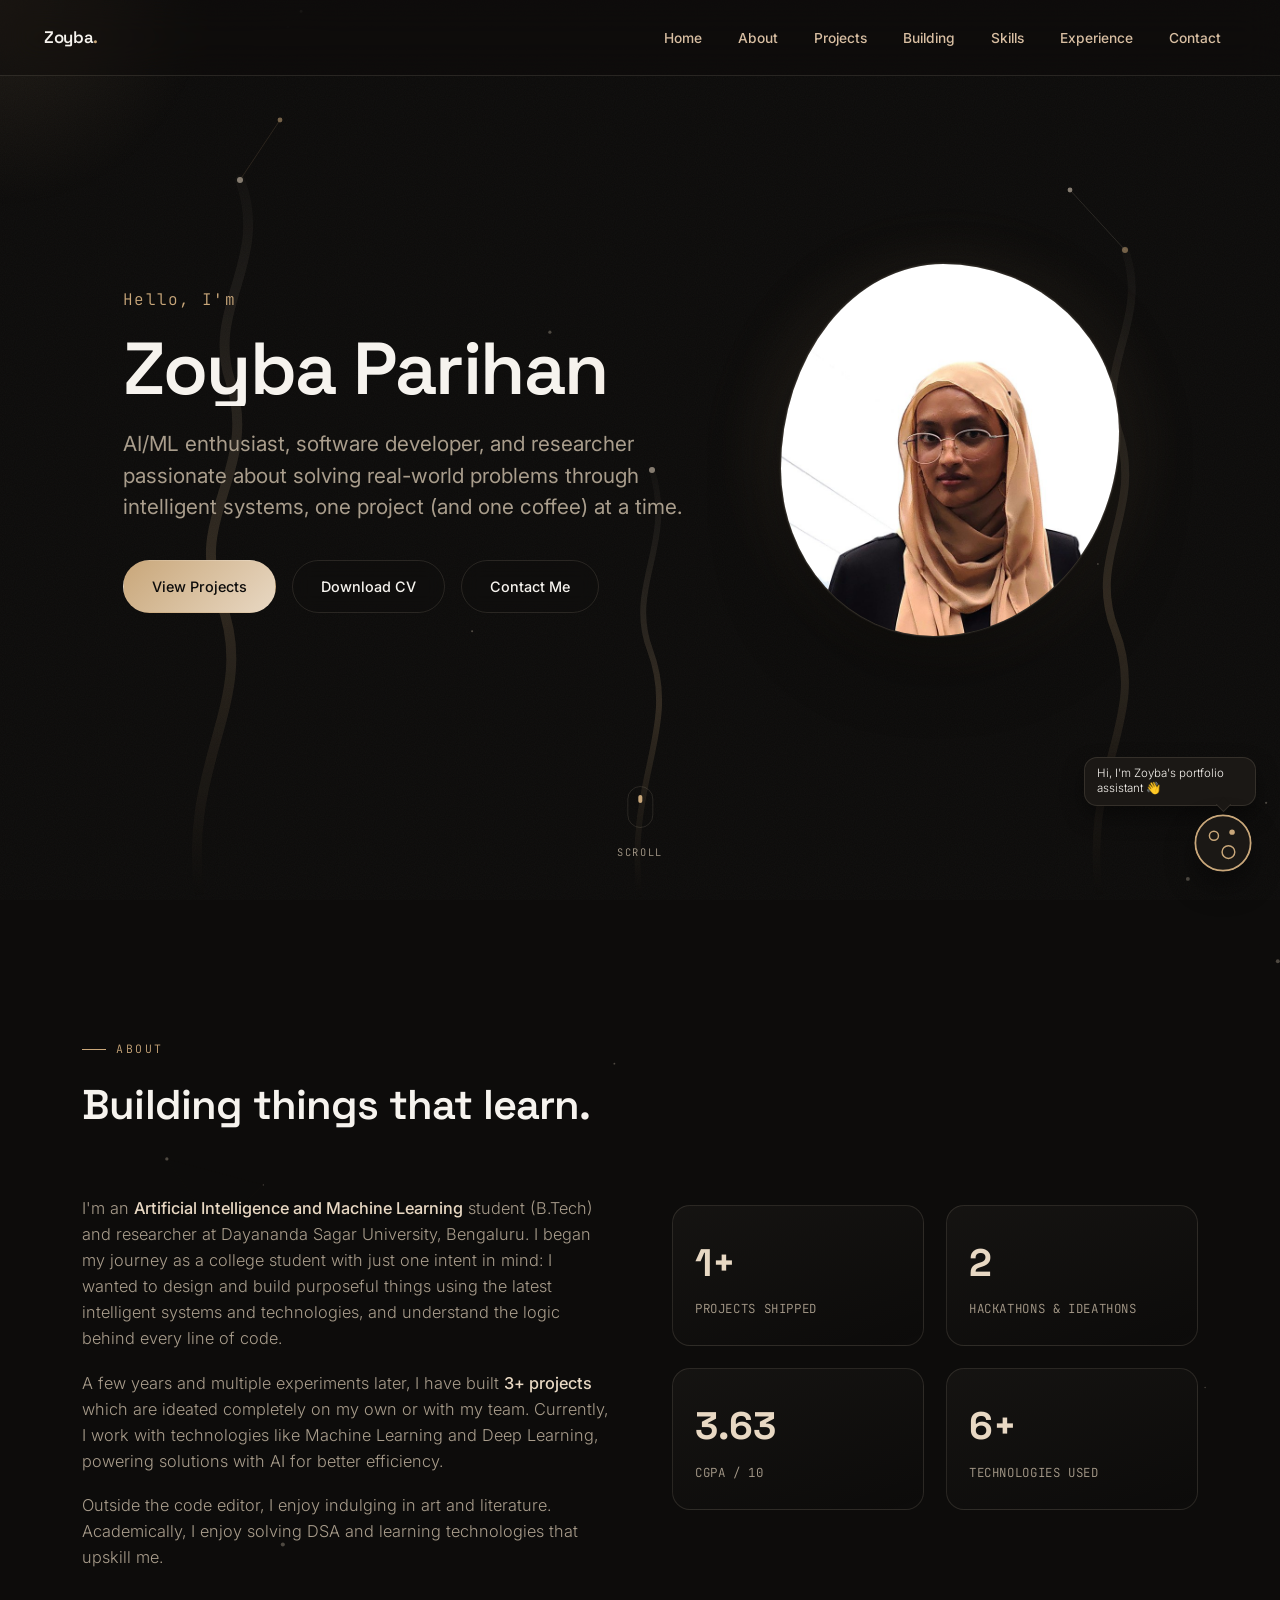
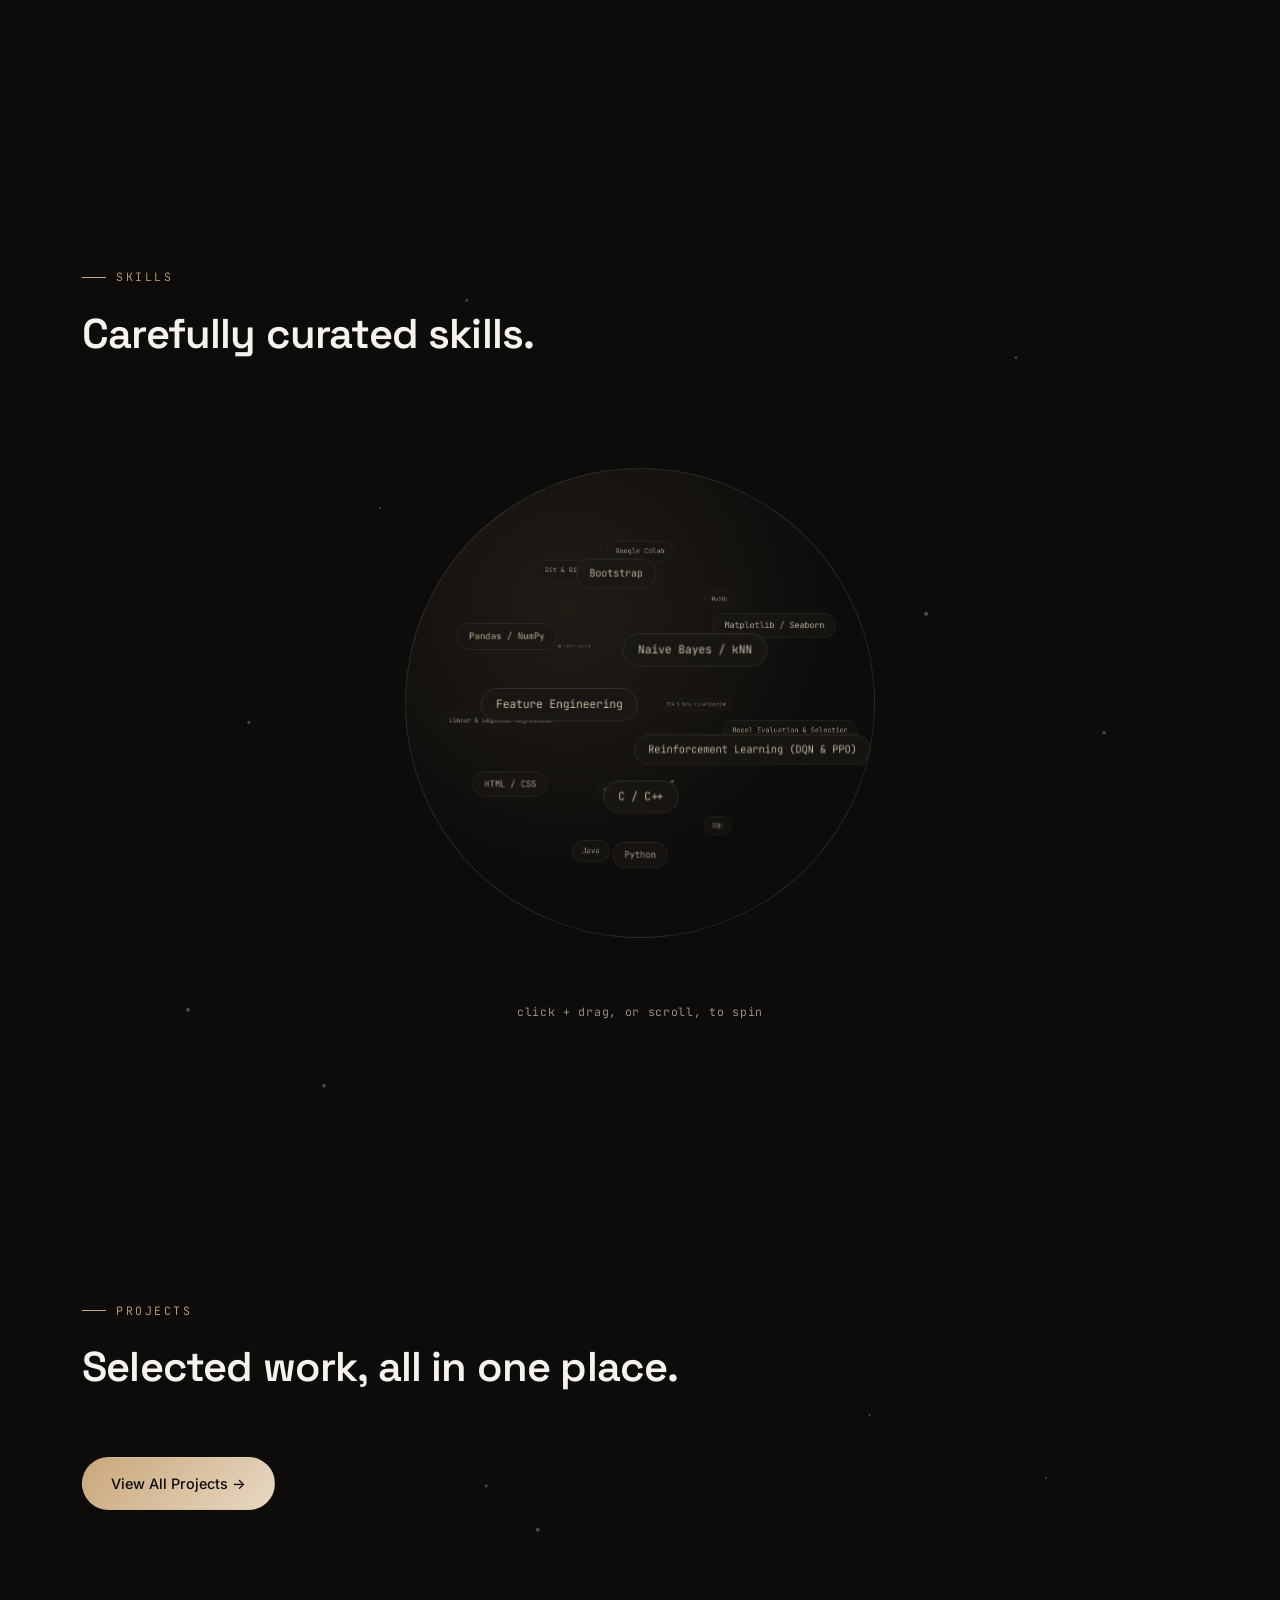
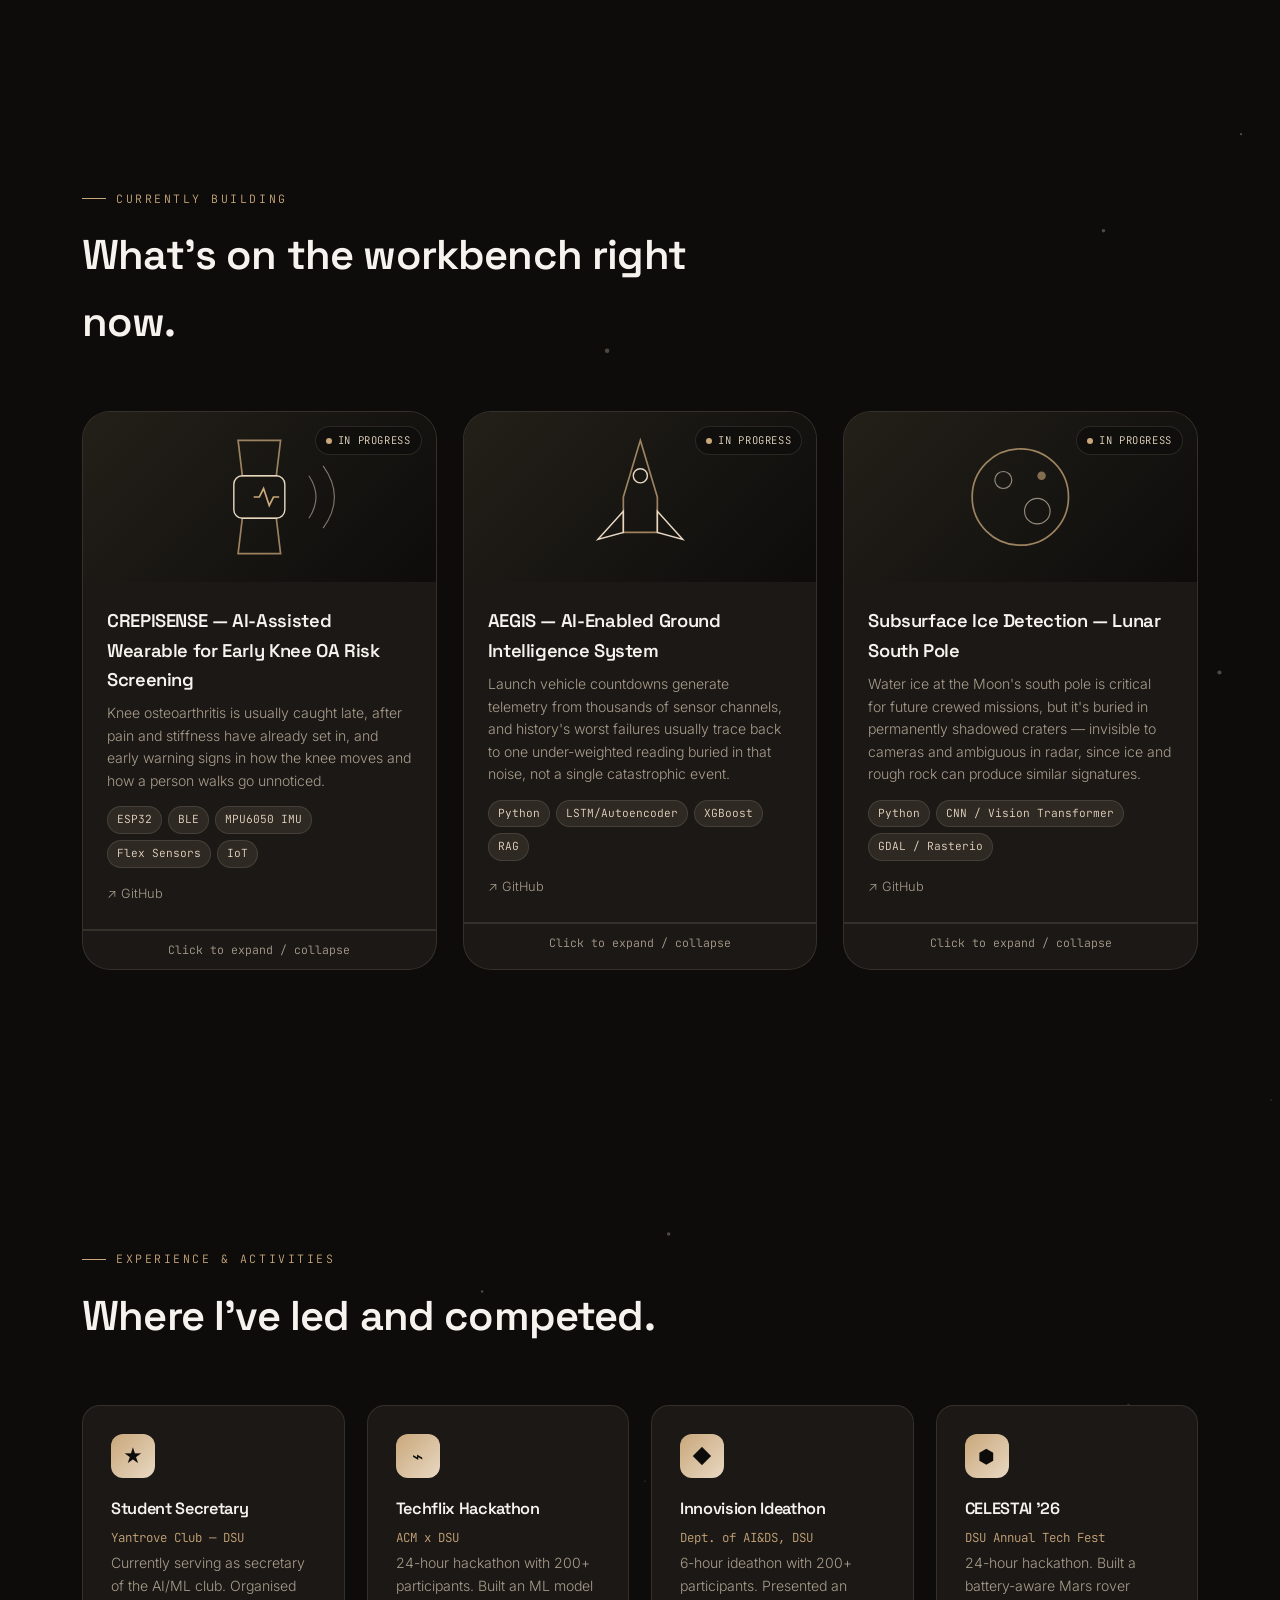
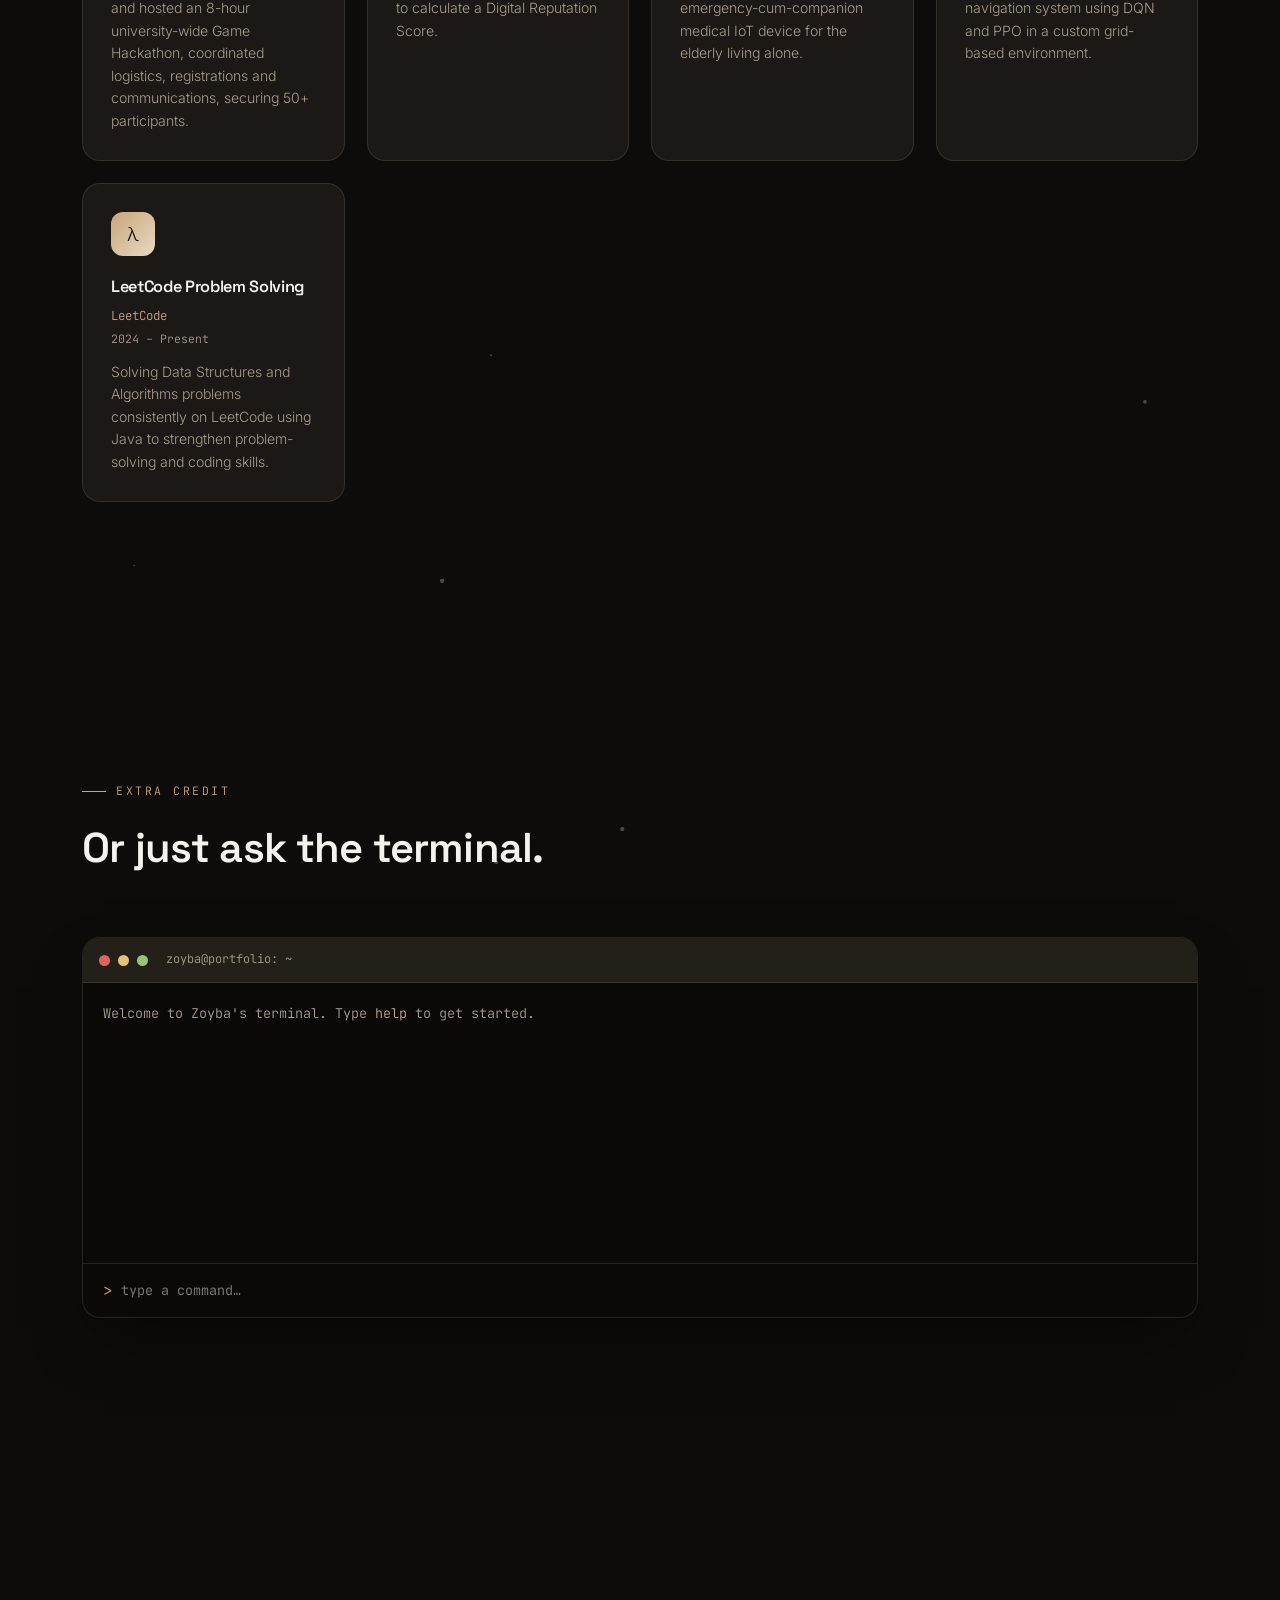
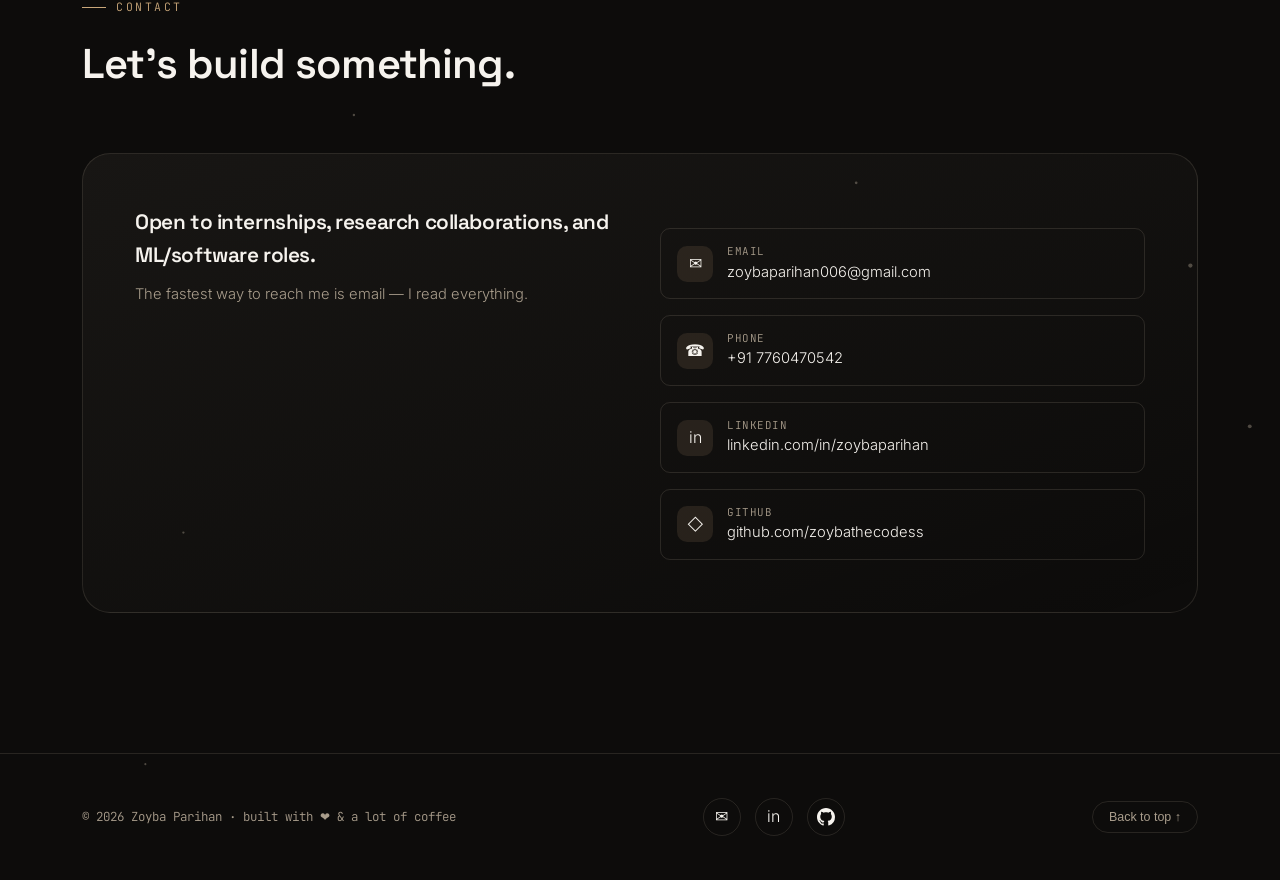
<file: index.html>
<!DOCTYPE html>
<html lang="en">
<head>
<meta charset="UTF-8">
<meta name="viewport" content="width=device-width, initial-scale=1.0">
<title>Zoyba Parihan — AI/ML Engineer</title>
<link rel="icon" type="image/png" sizes="32x32" href="[data-uri]">
<link rel="apple-touch-icon" sizes="180x180" href="[data-uri]">
<meta name="description" content="Zoyba Parihan — Artificial Intelligence & Machine Learning student, reinforcement learning & applied ML builder.">
<link rel="preconnect" href="https://fonts.googleapis.com">
<link rel="preconnect" href="https://fonts.gstatic.com" crossorigin>
<link href="https://fonts.googleapis.com/css2?family=Space+Grotesk:wght@400;500;600;700&family=Inter:wght@300;400;500;600&family=JetBrains+Mono:wght@400;500&display=swap" rel="stylesheet">
<style>
/* ============ TOKENS ============ */
:root{
  --matte-black:#0d0c0b;
  --charcoal:#1b1815;
  --charcoal-2:#232019;
  --beige:#d8bea2;
  --sand:#c9a77a;
  --champagne:#e8d8c3;
  --off-white:#f6f3ee;
  --muted:#a99d8c;
  --line:rgba(232,216,195,0.12);
  --glass:rgba(27,24,21,0.55);
  --shadow:rgba(0,0,0,0.45);
  --r-lg:28px;
  --r-md:18px;
  --r-sm:10px;
  --ease:cubic-bezier(.16,1,.3,1);
}
*{box-sizing:border-box; margin:0; padding:0;}
html{scroll-behavior:smooth;}
body{
  background:var(--matte-black);
  color:var(--off-white);
  font-family:'Inter',sans-serif;
  font-weight:300;
  line-height:1.6;
  overflow-x:hidden;
  -webkit-font-smoothing:antialiased;
}
::selection{background:var(--sand); color:var(--matte-black);}
h1,h2,h3,h4{font-family:'Space Grotesk',sans-serif; font-weight:600; letter-spacing:-0.02em;}
.eyebrow{
  font-family:'JetBrains Mono',monospace;
  font-size:0.72rem;
  letter-spacing:0.22em;
  text-transform:uppercase;
  color:var(--sand);
  display:flex; align-items:center; gap:10px;
}
.eyebrow::before{content:''; width:24px; height:1px; background:var(--sand); display:inline-block;}
a{color:inherit; text-decoration:none;}
img{max-width:100%; display:block;}
::-webkit-scrollbar{width:8px;}
::-webkit-scrollbar-track{background:var(--matte-black);}
::-webkit-scrollbar-thumb{background:var(--sand); border-radius:10px;}

.wrap{max-width:1180px; margin:0 auto; padding:0 32px;}
@media (max-width:640px){.wrap{padding:0 20px;}}

/* respect reduced motion */
@media (prefers-reduced-motion: reduce){
  *{animation-duration:0.01ms !important; animation-iteration-count:1 !important; transition-duration:0.01ms !important; scroll-behavior:auto !important;}
}

/* ============ BACKDROP CANVAS (neural constellation) ============ */
#bg-canvas{
  position:fixed; inset:0; z-index:0; opacity:0.55; pointer-events:none;
}
.grain{
  position:fixed; inset:0; z-index:1; pointer-events:none; opacity:0.035;
  background-image:url("data:image/svg+xml,%3Csvg xmlns='http://www.w3.org/2000/svg' width='120' height='120'%3E%3Cfilter id='n'%3E%3CfeTurbulence type='fractalNoise' baseFrequency='0.9' numOctaves='2' stitchTiles='stitch'/%3E%3C/filter%3E%3Crect width='100%25' height='100%25' filter='url(%23n)'/%3E%3C/svg%3E");
}

/* ============ SCROLL PROGRESS ============ */
#scroll-progress{
  position:fixed; top:0; left:0; height:2px; width:0%;
  background:linear-gradient(90deg,var(--sand),var(--champagne));
  z-index:9999; transition:width .1s linear;
}

/* ============ CURSOR GLOW ============ */
#cursor-glow{
  position:fixed; width:420px; height:420px; border-radius:50%;
  background:radial-gradient(circle, rgba(201,167,122,0.10) 0%, rgba(201,167,122,0) 70%);
  pointer-events:none; z-index:2; transform:translate(-50%,-50%);
  transition:opacity .3s ease; opacity:0;
}
@media (hover:hover){#cursor-glow{opacity:1;}}

/* click sparks */
.spark{
  position:fixed; z-index:9500; pointer-events:none; border-radius:50%;
  background:radial-gradient(circle, var(--champagne), var(--sand));
  box-shadow:0 0 6px 1px rgba(201,167,122,0.7);
  animation:spark-fly .6s ease-out forwards;
}
@keyframes spark-fly{
  0%{ transform:translate(0,0) scale(1); opacity:1; }
  100%{ transform:translate(var(--sx), var(--sy)) scale(0); opacity:0; }
}

/* ============ NAVBAR ============ */
nav{
  position:fixed; top:0; left:0; right:0;
  z-index:1000; width:100%;
  display:flex; align-items:center; justify-content:space-between;
  padding:24px 44px;
  background:rgba(13,12,11,0.4);
  backdrop-filter:blur(18px) saturate(140%);
  -webkit-backdrop-filter:blur(18px) saturate(140%);
  border-bottom:1px solid var(--line);
  transition:padding .4s var(--ease), background .4s var(--ease);
}
nav.shrink{padding:14px 44px; background:rgba(13,12,11,0.82);}
.logo{font-family:'Space Grotesk',sans-serif; font-weight:600; font-size:1.05rem; letter-spacing:-0.02em;}
.logo span{color:var(--sand);}
.nav-links{display:flex; align-items:center; gap:6px; list-style:none;}
.nav-links a{
  font-size:0.86rem; padding:8px 15px; border-radius:999px; color:var(--beige);
  transition:color .3s ease, background .3s ease; font-weight:500;
}
.nav-links a:hover, .nav-links a:focus-visible{color:var(--champagne); background:rgba(232,216,195,0.08);}
.nav-toggle{display:none; background:none; border:none; color:var(--beige); font-size:1.4rem; cursor:pointer; margin-left:16px;}
@media (max-width:860px){
  .nav-links{display:none;}
  .nav-toggle{display:block;}
}
#mobile-menu{
  position:fixed; inset:0; z-index:999; background:rgba(13,12,11,0.97);
  display:flex; flex-direction:column; align-items:center; justify-content:center; gap:26px;
  opacity:0; pointer-events:none; transition:opacity .35s ease;
}
#mobile-menu.open{opacity:1; pointer-events:all;}
#mobile-menu a{font-family:'Space Grotesk',sans-serif; font-size:1.6rem; color:var(--beige);}
#mobile-menu .close-btn{position:absolute; top:28px; right:28px; font-size:1.8rem; background:none; border:none; color:var(--off-white);}

/* ============ SECTION BASE ============ */
section{position:relative; z-index:2; padding:140px 0;}
@media (max-width:640px){section{padding:90px 0;}}
.reveal{opacity:0; transform:translateY(36px); transition:opacity .9s var(--ease), transform .9s var(--ease);}
.reveal.in{opacity:1; transform:translateY(0);}
.stagger > *{opacity:0; transform:translateY(28px); transition:opacity .7s var(--ease), transform .7s var(--ease);}
.stagger.in > *{opacity:1; transform:translateY(0);}
.stagger.in > *:nth-child(1){transition-delay:.05s;}
.stagger.in > *:nth-child(2){transition-delay:.14s;}
.stagger.in > *:nth-child(3){transition-delay:.23s;}
.stagger.in > *:nth-child(4){transition-delay:.32s;}
.stagger.in > *:nth-child(5){transition-delay:.41s;}
.stagger.in > *:nth-child(6){transition-delay:.5s;}

/* ============ HERO ============ */
#hero{
  min-height:100vh; display:flex; align-items:center; padding-top:140px;
  position:relative; overflow:hidden;
}
.hero-elemental{
  position:absolute; inset:0; z-index:0; pointer-events:none; overflow:hidden;
  opacity:0.55;
}
.hero-elemental svg{position:absolute; width:100%; height:100%;}
.steam-wisp{
  animation:steamRise 9s ease-in-out infinite;
  transform-origin:center bottom;
}
.steam-wisp.w2{animation-duration:11s; animation-delay:1.5s;}
.steam-wisp.w3{animation-duration:13s; animation-delay:3s;}
@keyframes steamRise{
  0%{ transform:translateY(10px) scaleY(0.96); opacity:0.25; }
  50%{ transform:translateY(-14px) scaleY(1.03); opacity:0.55; }
  100%{ transform:translateY(10px) scaleY(0.96); opacity:0.25; }
}
.circuit-node{ animation:nodePulse 4s ease-in-out infinite; }
.circuit-node.n2{ animation-delay:1.1s; }
.circuit-node.n3{ animation-delay:2.2s; }
.circuit-node.n4{ animation-delay:0.6s; }
@keyframes nodePulse{
  0%,100%{ opacity:0.35; r:2.6; }
  50%{ opacity:0.95; r:3.6; }
}
.hero-grid{
  display:grid; grid-template-columns:1.15fr 0.85fr; gap:60px; align-items:center;
  position:relative; z-index:1;
}
@media (max-width:900px){.hero-grid{grid-template-columns:1fr; text-align:center;}}
.hero-greeting{font-family:'JetBrains Mono',monospace; color:var(--sand); font-size:1rem; letter-spacing:0.08em; margin-bottom:18px;}
.hero-title{
  font-size:clamp(2.6rem, 6.4vw, 4.6rem); line-height:1.03; margin-bottom:22px;
  background:linear-gradient(120deg,var(--off-white) 40%, var(--champagne) 65%, var(--sand) 100%);
  -webkit-background-clip:text; background-clip:text; color:transparent;
  background-size:200% auto; animation:shine 8s linear infinite;
}
@keyframes shine{0%{background-position:0% center;}100%{background-position:200% center;}}
.hero-role{font-size:clamp(1.05rem,2vw,1.3rem); color:var(--muted); font-weight:400; margin-bottom:38px; max-width:560px; line-height:1.5;}
@media (max-width:900px){.hero-role{margin-left:auto; margin-right:auto;}}
.hero-btns{display:flex; gap:16px; flex-wrap:wrap;}
@media (max-width:900px){.hero-btns{justify-content:center;}}
.btn{
  position:relative; padding:14px 28px; border-radius:999px; font-size:0.9rem; font-weight:500;
  display:inline-flex; align-items:center; gap:8px; cursor:pointer; border:1px solid transparent;
  transition:transform .25s var(--ease);
  isolation:isolate;
}
.btn-primary{background:linear-gradient(135deg,var(--sand),var(--champagne)); color:var(--matte-black);}
.btn-outline{border-color:var(--line); color:var(--off-white); backdrop-filter:blur(10px);}
.btn:hover{transform:translateY(-3px);}
.btn-outline:hover{border-color:var(--sand); background:rgba(201,167,122,0.08);}

.hero-photo-wrap{position:relative; display:flex; justify-content:center;}
.blob-frame{
  position:relative; width:min(340px, 76vw); aspect-ratio:1/1.1;
  border-radius:48% 52% 55% 45% / 55% 45% 55% 45%;
  overflow:hidden; border:1px solid var(--line);
  box-shadow:0 30px 80px -20px rgba(0,0,0,0.6), 0 0 0 1px rgba(232,216,195,0.05);
  animation:blobmorph 12s ease-in-out infinite;
}
.blob-frame img{width:100%; height:100%; object-fit:cover; object-position:center center;}
@keyframes blobmorph{
  0%,100%{border-radius:48% 52% 55% 45% / 55% 45% 55% 45%;}
  50%{border-radius:55% 45% 48% 52% / 45% 55% 48% 52%;}
}
.glow-ring{
  position:absolute; inset:-30px; border-radius:50%;
  background:radial-gradient(circle, rgba(201,167,122,0.25), transparent 70%);
  filter:blur(20px); z-index:-1; animation:pulse 4s ease-in-out infinite;
}
@keyframes pulse{0%,100%{opacity:.5; transform:scale(1);}50%{opacity:.9; transform:scale(1.06);}}

.scroll-cue{position:absolute; bottom:36px; left:50%; transform:translateX(-50%); text-align:center; z-index:3;}
.scroll-cue .dot-track{width:26px; height:42px; border:1px solid var(--line); border-radius:20px; margin:0 auto 10px; position:relative;}
.scroll-cue .dot{width:4px; height:8px; background:var(--sand); border-radius:4px; position:absolute; top:8px; left:50%; transform:translateX(-50%); animation:scrolldot 1.8s ease-in-out infinite;}
@keyframes scrolldot{0%{top:8px; opacity:1;}80%{top:24px; opacity:0;}100%{top:8px; opacity:0;}}
.scroll-cue span{font-family:'JetBrains Mono',monospace; font-size:0.65rem; color:var(--muted); letter-spacing:0.15em;}

/* ============ SECTION HEADERS ============ */
.section-head{margin-bottom:56px; max-width:640px;}
.section-head h2{font-size:clamp(1.8rem,3.6vw,2.6rem); margin-top:14px;}
.section-head p{color:var(--muted); margin-top:14px; font-size:1rem;}

/* ============ ABOUT ============ */
.about-grid{display:grid; grid-template-columns:1fr 1fr; gap:64px; align-items:start;}
@media (max-width:860px){.about-grid{grid-template-columns:1fr;}}
.about-text p{color:var(--muted); margin-bottom:18px; font-size:1.02rem;}
.about-text strong{color:var(--champagne); font-weight:500;}
.counters{display:grid; grid-template-columns:repeat(2,1fr); gap:22px; margin-top:10px;}
.counter-card{
  padding:26px 22px; border:1px solid var(--line); border-radius:var(--r-md);
  background:linear-gradient(160deg, rgba(232,216,195,0.04), rgba(0,0,0,0));
  transition:border-color .3s ease, transform .3s var(--ease);
}
.counter-card:hover{border-color:var(--sand); transform:translateY(-4px);}
.counter-num{font-family:'Space Grotesk',sans-serif; font-size:2.4rem; font-weight:700; color:var(--champagne);}
.counter-label{font-size:0.78rem; color:var(--muted); font-family:'JetBrains Mono',monospace; letter-spacing:0.05em; margin-top:6px;}

/* ============ SKILLS GLOBE ============ */
.globe-wrap{display:flex; flex-direction:column; align-items:center; gap:20px;}
#skills-globe{
  position:relative; width:min(560px,92vw); height:min(560px,92vw);
  margin:0 auto; cursor:grab; touch-action:none;
}
#skills-globe:active{cursor:grabbing;}
#skills-globe::before{
  content:''; position:absolute; inset:8%; border-radius:50%;
  background:radial-gradient(circle at 35% 30%, rgba(201,167,122,0.10), transparent 65%);
  border:1px solid var(--line); pointer-events:none;
}
#skills-globe-inner{position:absolute; inset:0;}
.skill-pill{
  position:absolute; top:50%; left:50%;
  padding:7px 15px; border-radius:999px; border:1px solid var(--line);
  background:rgba(27,24,21,0.85); backdrop-filter:blur(6px);
  font-family:'JetBrains Mono',monospace; font-size:0.74rem; white-space:nowrap; color:var(--champagne);
  will-change:transform, opacity; cursor:default;
  transition:background .25s ease, border-color .25s ease;
}
.skill-pill:hover{border-color:var(--sand); background:rgba(201,167,122,0.2); color:var(--off-white);}
.globe-hint{font-family:'JetBrains Mono',monospace; font-size:0.72rem; color:var(--muted); letter-spacing:0.06em; text-align:center;}

/* ============ PROJECTS ============ */
.projects-grid{display:grid; grid-template-columns:repeat(auto-fit,minmax(320px,1fr)); gap:26px;}
.project-card{
  border:1px solid var(--line); border-radius:var(--r-lg); overflow:hidden; background:var(--charcoal);
  cursor:pointer; transition:transform .4s var(--ease), border-color .4s ease; position:relative;
}
.project-card:hover{transform:translateY(-8px); border-color:var(--sand);}
.project-visual{
  height:170px; position:relative; overflow:hidden;
  background:linear-gradient(135deg, var(--charcoal-2), var(--matte-black));
}
.project-visual svg{position:absolute; inset:0; width:100%; height:100%;}
.project-tag{position:absolute; top:14px; left:14px; font-family:'JetBrains Mono',monospace; font-size:0.68rem; color:var(--sand); background:rgba(13,12,11,0.6); padding:5px 10px; border-radius:999px; border:1px solid var(--line);}
.project-body{padding:24px;}
.project-body h3{font-size:1.15rem; margin-bottom:8px;}
.project-body .p-sub{color:var(--muted); font-size:0.88rem; margin-bottom:14px;}
.stack-row{display:flex; flex-wrap:wrap; gap:6px; margin-bottom:16px;}
.stack-chip{font-size:0.7rem; font-family:'JetBrains Mono',monospace; padding:4px 9px; border-radius:999px; background:rgba(216,190,162,0.1); color:var(--champagne); border:1px solid var(--line);}
.project-links{display:flex; gap:14px;}
.project-links a{font-size:0.8rem; color:var(--muted); display:flex; align-items:center; gap:5px; transition:color .3s ease;}
.project-links a:hover{color:var(--sand);}
.project-detail{
  max-height:0; overflow:hidden; transition:max-height .5s var(--ease), padding .5s var(--ease);
  padding:0 24px; border-top:1px solid var(--line);
}
.project-card.expanded .project-detail{max-height:600px; padding:20px 24px 24px;}
.project-detail h4{font-size:0.78rem; text-transform:uppercase; letter-spacing:0.08em; color:var(--sand); margin:14px 0 6px; font-family:'JetBrains Mono',monospace;}
.project-detail h4:first-child{margin-top:0;}
.project-detail p{font-size:0.88rem; color:var(--muted);}
.expand-hint{font-size:0.72rem; color:var(--muted); text-align:center; padding:10px; font-family:'JetBrains Mono',monospace; border-top:1px solid var(--line);}
.progress-badge{
  position:absolute; top:14px; right:14px; display:flex; align-items:center; gap:6px;
  font-family:'JetBrains Mono',monospace; font-size:0.66rem; letter-spacing:0.06em; text-transform:uppercase;
  color:var(--champagne); background:rgba(13,12,11,0.6); padding:5px 10px; border-radius:999px; border:1px solid var(--line);
}
.progress-badge .live-dot{width:6px; height:6px; border-radius:50%; background:var(--sand); animation:livepulse 1.6s ease-in-out infinite;}
@keyframes livepulse{0%,100%{opacity:1; transform:scale(1);}50%{opacity:0.4; transform:scale(0.7);}}

/* ============ EXPERIENCE CARDS ============ */
.exp-grid{display:grid; grid-template-columns:repeat(auto-fit,minmax(260px,1fr)); gap:22px;}
.exp-card{
  padding:28px; border:1px solid var(--line); border-radius:var(--r-md); background:var(--charcoal);
  transition:transform .35s var(--ease), border-color .35s ease;
}
.exp-card:hover{transform:translateY(-6px); border-color:var(--sand);}
.exp-icon{width:44px; height:44px; border-radius:12px; background:linear-gradient(135deg,var(--sand),var(--champagne)); display:flex; align-items:center; justify-content:center; margin-bottom:18px; font-size:1.2rem; color:var(--matte-black);}
.exp-card h4{font-size:1.02rem; margin-bottom:6px;}
.exp-card .exp-org{font-size:0.78rem; color:var(--sand); font-family:'JetBrains Mono',monospace; margin-bottom:4px;}
.exp-card .exp-date{font-size:0.72rem; color:var(--muted); font-family:'JetBrains Mono',monospace; margin-bottom:12px;}
.exp-card p{font-size:0.88rem; color:var(--muted); margin-top:4px;}

/* ============ TERMINAL ============ */
.terminal-wrap{border:1px solid var(--line); border-radius:var(--r-md); background:#0a0908; overflow:hidden; box-shadow:0 30px 60px -20px rgba(0,0,0,0.5);}
.terminal-bar{display:flex; align-items:center; gap:8px; padding:12px 16px; background:var(--charcoal-2); border-bottom:1px solid var(--line);}
.terminal-bar .dot{width:11px; height:11px; border-radius:50%;}
.terminal-bar .r{background:#e0645c;} .terminal-bar .y{background:#e5c07b;} .terminal-bar .g{background:#98c379;}
.terminal-title{margin-left:10px; font-family:'JetBrains Mono',monospace; font-size:0.75rem; color:var(--muted);}
#terminal-output{padding:20px; height:280px; overflow-y:auto; font-family:'JetBrains Mono',monospace; font-size:0.84rem; color:var(--off-white);}
#terminal-output .line{margin-bottom:6px; line-height:1.6;}
#terminal-output .prompt-tag{color:var(--sand);}
#terminal-output .muted-line{color:var(--muted);}
.terminal-input-row{display:flex; align-items:center; gap:8px; padding:14px 20px; border-top:1px solid var(--line);}
.terminal-input-row span{color:var(--sand); font-family:'JetBrains Mono',monospace;}
#terminal-input{flex:1; background:none; border:none; outline:none; color:var(--off-white); font-family:'JetBrains Mono',monospace; font-size:0.84rem;}

/* ============ CHAT WIDGET ============ */
#chat-fab-wrap{
  position:fixed; bottom:28px; right:28px; width:58px; height:58px; z-index:900;
}
#chat-toggle{
  position:absolute; inset:0; width:58px; height:58px; border-radius:50%; z-index:1;
  background:transparent; border:none; cursor:pointer;
  display:flex; align-items:center; justify-content:center; color:var(--matte-black);
  box-shadow:0 14px 30px rgba(0,0,0,0.4); transition:transform .3s var(--ease);
  padding:0; overflow:hidden;
}
#chat-toggle svg{width:100%; height:100%; display:block;}
#chat-toggle:hover{transform:scale(1.08);}
#chat-bubble{
  position:fixed; bottom:94px; right:24px; z-index:899; max-width:172px;
  background:var(--charcoal); border:1px solid var(--line); border-radius:13px;
  padding:8px 12px; font-size:0.72rem; line-height:1.35; color:var(--off-white);
  box-shadow:0 10px 22px rgba(0,0,0,0.4);
  opacity:0; transform:translateY(6px) scale(0.95); transform-origin:bottom right;
  transition:opacity .4s var(--ease), transform .4s var(--ease);
  pointer-events:none; cursor:pointer;
}
#chat-bubble.show{opacity:1; transform:translateY(0) scale(1); pointer-events:auto;}
#chat-bubble::after{
  content:''; position:absolute; bottom:-5px; right:26px; width:10px; height:10px;
  background:var(--charcoal); border-right:1px solid var(--line); border-bottom:1px solid var(--line);
  transform:rotate(45deg);
}
#chat-panel{
  position:fixed; bottom:98px; right:28px; width:340px; max-width:88vw; height:480px; z-index:900;
  background:var(--charcoal); border:1px solid var(--line); border-radius:var(--r-md); overflow:hidden;
  display:flex; flex-direction:column; box-shadow:0 30px 60px rgba(0,0,0,0.5);
  transform:translateY(20px) scale(0.96); opacity:0; pointer-events:none; transition:all .35s var(--ease);
}
#chat-panel.open{transform:translateY(0) scale(1); opacity:1; pointer-events:all;}
.chat-head{padding:16px 18px; border-bottom:1px solid var(--line); font-family:'Space Grotesk',sans-serif; font-weight:600; font-size:0.92rem;}
.chat-head span{display:block; font-family:'JetBrains Mono',monospace; font-weight:400; font-size:0.68rem; color:var(--sand); margin-top:2px;}
#chat-body{flex:1; overflow-y:auto; padding:16px; display:flex; flex-direction:column; gap:12px;}
.chat-msg{font-size:0.84rem; max-width:88%; padding:10px 14px; border-radius:14px; line-height:1.5;}
.chat-msg.bot{background:rgba(232,216,195,0.08); border:1px solid var(--line); align-self:flex-start; border-bottom-left-radius:4px;}
.chat-msg.user{background:var(--sand); color:var(--matte-black); align-self:flex-end; border-bottom-right-radius:4px;}
.chat-suggestions{
  display:flex; flex-wrap:nowrap; gap:5px; padding:8px 12px; border-top:1px solid var(--line);
  overflow-x:auto; scrollbar-width:thin; flex:0 0 auto;
}
.chat-suggestions::-webkit-scrollbar{height:4px;}
.chat-chip{
  font-size:0.62rem; padding:5px 9px; border-radius:999px; border:1px solid var(--line); color:var(--muted);
  cursor:pointer; font-family:'JetBrains Mono',monospace; background:none; white-space:nowrap; flex:0 0 auto;
}
.chat-chip:hover{border-color:var(--sand); color:var(--off-white);}
.chat-input-row{display:flex; align-items:center; gap:8px; padding:12px 14px; border-top:1px solid var(--line); flex:0 0 auto;}
#chat-input{
  flex:1; background:rgba(232,216,195,0.06); border:1px solid var(--line); border-radius:999px;
  padding:10px 16px; color:var(--off-white); font-family:'Inter',sans-serif; font-size:0.84rem; outline:none;
  transition:border-color .3s ease;
}
#chat-input:focus{border-color:var(--sand);}
#chat-input::placeholder{color:var(--muted);}
#chat-send{
  width:38px; height:38px; border-radius:50%; border:none; flex:0 0 auto; cursor:pointer;
  background:linear-gradient(135deg,var(--sand),var(--champagne)); color:var(--matte-black); font-size:0.95rem;
  display:flex; align-items:center; justify-content:center; transition:transform .25s var(--ease);
}
#chat-send:hover{transform:scale(1.08);}

/* ============ CONTACT ============ */
.contact-card{
  border:1px solid var(--line); border-radius:var(--r-lg); padding:52px; background:linear-gradient(160deg, rgba(232,216,195,0.05), rgba(0,0,0,0));
  display:grid; grid-template-columns:1fr 1fr; gap:40px;
}
@media (max-width:760px){.contact-card{grid-template-columns:1fr; padding:32px;}}
.contact-list{display:flex; flex-direction:column; gap:16px; margin-top:22px;}
.contact-row{display:flex; align-items:center; gap:14px; padding:14px 16px; border:1px solid var(--line); border-radius:var(--r-sm); transition:border-color .3s ease, transform .3s var(--ease);}
.contact-row:hover{border-color:var(--sand); transform:translateX(6px);}
.contact-row .ic{width:36px; height:36px; border-radius:10px; background:rgba(201,167,122,0.12); display:flex; align-items:center; justify-content:center; font-size:1rem;}
.contact-row .lbl{font-size:0.68rem; color:var(--muted); font-family:'JetBrains Mono',monospace; text-transform:uppercase; letter-spacing:0.05em;}
.contact-row .val{font-size:0.92rem;}

/* ============ FOOTER ============ */
footer{padding:44px 0; border-top:1px solid var(--line); position:relative; z-index:2;}
.footer-inner{display:flex; justify-content:space-between; align-items:center; flex-wrap:wrap; gap:16px;}
.footer-socials{display:flex; gap:14px;}
.footer-socials a{width:38px; height:38px; border-radius:50%; border:1px solid var(--line); display:flex; align-items:center; justify-content:center; transition:all .3s ease;}
.footer-socials a:hover{border-color:var(--sand); color:var(--sand); transform:translateY(-3px);}
.footer-note{font-size:0.78rem; color:var(--muted); font-family:'JetBrains Mono',monospace;}
#back-to-top{background:none; border:1px solid var(--line); color:var(--muted); border-radius:999px; padding:8px 16px; font-size:0.78rem; cursor:pointer; transition:all .3s ease;}
#back-to-top:hover{border-color:var(--sand); color:var(--sand);}

/* magnetic wrapper */
.magnetic{display:inline-block;}

/* easter egg overlay */
#egg-overlay{
  position:fixed; inset:0; z-index:9998; background:rgba(13,12,11,0.92); display:flex; align-items:center; justify-content:center;
  opacity:0; pointer-events:none; transition:opacity .5s ease; text-align:center; flex-direction:column; gap:14px;
}
#egg-overlay.show{opacity:1; pointer-events:all;}
#egg-overlay h2{font-size:2.2rem; background:linear-gradient(90deg,var(--sand),var(--champagne)); -webkit-background-clip:text; color:transparent;}
#egg-overlay p{color:var(--muted); font-family:'JetBrains Mono',monospace; font-size:0.85rem;}
#egg-canvas{position:fixed; inset:0; z-index:9997; pointer-events:none; opacity:0; transition:opacity .5s ease;}
#egg-canvas.show{opacity:1;}

/* ============ PROJECTS OVERLAY (in-page gallery) ============ */
#projects-overlay{
  position:fixed; inset:0; z-index:5000; background:var(--matte-black);
  display:flex; flex-direction:column; opacity:0; pointer-events:none;
  transition:opacity .45s var(--ease); overflow:hidden;
}
#projects-overlay.open{opacity:1; pointer-events:all;}
#projects-overlay .bg-glow{
  position:absolute; inset:0; z-index:0; pointer-events:none;
  background:radial-gradient(circle at 20% 20%, rgba(201,167,122,0.08), transparent 45%),
             radial-gradient(circle at 85% 75%, rgba(232,216,195,0.06), transparent 45%);
}
#projects-overlay .po-header{
  position:relative; z-index:5; display:flex; align-items:center; justify-content:space-between;
  padding:20px 32px; border-bottom:1px solid var(--line);
  background:var(--glass); backdrop-filter:blur(14px); flex:0 0 auto;
}
.back-link{display:flex; align-items:center; gap:8px; font-size:0.86rem; color:var(--muted); transition:color .3s ease; background:none; border:none; cursor:pointer; font-family:'Inter',sans-serif;}
.back-link:hover{color:var(--sand);}
.po-page-title{font-size:1.05rem; font-family:'Space Grotesk',sans-serif; font-weight:600;}
.po-page-title span{color:var(--sand);}
.po-header-hint{font-family:'JetBrains Mono',monospace; font-size:0.68rem; color:var(--muted); display:flex; align-items:center; gap:8px;}
@media (max-width:700px){.po-header-hint{display:none;}}

#menu-strip{
  position:relative; z-index:5; display:flex; gap:10px; padding:14px 32px; overflow-x:auto;
  border-bottom:1px solid var(--line); background:rgba(13,12,11,0.5); scrollbar-width:thin; flex:0 0 auto;
}
#menu-strip::-webkit-scrollbar{height:5px;}
.menu-pill{
  flex:0 0 auto; padding:9px 18px; border-radius:999px; border:1px solid var(--line);
  font-family:'JetBrains Mono',monospace; font-size:0.76rem; color:var(--muted); white-space:nowrap;
  cursor:pointer; transition:all .3s ease; background:transparent;
}
.menu-pill.active{border-color:var(--sand); color:var(--off-white); background:rgba(201,167,122,0.12);}
.menu-pill:hover{color:var(--off-white); border-color:var(--sand);}

#gallery-wrap{position:relative; flex:1 1 auto; min-height:0; z-index:2;}
#gallery{
  display:flex; height:100%; overflow-x:auto; overflow-y:hidden;
  scroll-snap-type:x mandatory; scroll-behavior:smooth;
}
.panel{
  flex:0 0 100%; height:100%; scroll-snap-align:start; display:flex; align-items:center; justify-content:center;
  padding:36px 32px; box-sizing:border-box;
}
.panel-inner{
  max-width:920px; width:100%; display:grid; grid-template-columns:1fr 1fr; gap:44px; align-items:center;
  max-height:100%; overflow-y:auto; padding:4px;
}
@media (max-width:860px){.panel-inner{grid-template-columns:1fr; max-height:100%;}}
.panel-visual{
  border:1px solid var(--line); border-radius:var(--r-lg); background:linear-gradient(160deg,var(--charcoal-2),var(--matte-black));
  aspect-ratio:1/1; display:flex; align-items:center; justify-content:center; padding:28px; position:relative; overflow:hidden;
}
.panel-visual svg{width:80%; height:80%;}
.panel-tag{position:absolute; top:16px; left:16px; font-family:'JetBrains Mono',monospace; font-size:0.68rem; color:var(--sand); background:rgba(13,12,11,0.7); padding:6px 12px; border-radius:999px; border:1px solid var(--line);}
.panel-index{position:absolute; bottom:16px; right:16px; font-family:'Space Grotesk',sans-serif; font-size:2.2rem; font-weight:700; color:rgba(232,216,195,0.08);}
.panel-body h3{font-size:clamp(1.35rem,2.6vw,1.9rem); margin-bottom:14px; line-height:1.15;}
.panel-block{margin-bottom:14px;}
.panel-block h4{font-size:0.68rem; text-transform:uppercase; letter-spacing:0.08em; color:var(--sand); font-family:'JetBrains Mono',monospace; margin-bottom:5px;}
.panel-block p{font-size:0.9rem; color:var(--muted);}
.panel-links{display:flex; gap:16px; margin-top:20px;}
.panel-links a{
  font-size:0.82rem; padding:10px 18px; border-radius:999px; border:1px solid var(--line);
  display:inline-flex; align-items:center; gap:6px; transition:all .3s var(--ease);
}
.panel-links a:hover{border-color:var(--sand); background:rgba(201,167,122,0.08); transform:translateY(-2px);}

.nav-arrow{
  position:absolute; top:50%; transform:translateY(-50%); z-index:6; width:46px; height:46px; border-radius:50%;
  background:var(--glass); border:1px solid var(--line); color:var(--off-white); font-size:1.1rem;
  display:flex; align-items:center; justify-content:center; cursor:pointer; backdrop-filter:blur(10px);
  transition:all .3s var(--ease);
}
.nav-arrow:hover{border-color:var(--sand); background:rgba(201,167,122,0.12);}
#arrow-left{left:16px;}
#arrow-right{right:16px;}
@media (max-width:700px){.nav-arrow{width:36px; height:36px; font-size:0.9rem;}}

#h-progress-track{position:relative; flex:0 0 3px; background:rgba(232,216,195,0.06); z-index:6;}
#h-progress-bar{height:100%; width:0%; background:linear-gradient(90deg,var(--sand),var(--champagne)); transition:width .15s ease;}
</style>
</head>
<body>

<canvas id="bg-canvas"></canvas>
<div class="grain"></div>
<div id="scroll-progress"></div>
<div id="cursor-glow"></div>

<!-- NAVBAR -->
<nav id="navbar">
  <div class="logo">Zoyba<span>.</span></div>
  <ul class="nav-links">
    <li><a href="#hero">Home</a></li>
    <li><a href="#about">About</a></li>
    <li><a href="#" class="projects-trigger">Projects</a></li>
    <li><a href="#currently-building">Building</a></li>
    <li><a href="#skills">Skills</a></li>
    <li><a href="#experience">Experience</a></li>
    <li><a href="#contact">Contact</a></li>
  </ul>
  <button class="nav-toggle" id="nav-toggle" aria-label="Open menu">☰</button>
</nav>
<div id="mobile-menu">
  <button class="close-btn" id="menu-close" aria-label="Close menu">✕</button>
  <a href="#hero">Home</a>
  <a href="#about">About</a>
  <a href="#" class="projects-trigger">Projects</a>
  <a href="#currently-building">Building</a>
  <a href="#skills">Skills</a>
  <a href="#experience">Experience</a>
  <a href="#contact">Contact</a>
</div>

<!-- HERO -->
<section id="hero">
  <div class="hero-elemental" aria-hidden="true">
    <svg viewBox="0 0 1440 900" preserveAspectRatio="xMidYMax slice">
      <defs>
        <linearGradient id="steamGrad" x1="0" y1="1" x2="0" y2="0">
          <stop offset="0%" stop-color="#c9a77a" stop-opacity="0"/>
          <stop offset="45%" stop-color="#c9a77a" stop-opacity="0.35"/>
          <stop offset="100%" stop-color="#e8d8c3" stop-opacity="0.05"/>
        </linearGradient>
      </defs>
      <!-- rising steam wisps, echoing the coffee-cup mark -->
      <path class="steam-wisp w1" d="M280,900 C260,760 340,700 300,600 C266,516 340,470 310,380 C286,308 350,260 320,180"
            fill="none" stroke="url(#steamGrad)" stroke-width="10" stroke-linecap="round"/>
      <path class="steam-wisp w2" d="M1180,900 C1160,770 1230,720 1195,630 C1166,556 1225,510 1198,430 C1176,364 1230,320 1205,250"
            fill="none" stroke="url(#steamGrad)" stroke-width="8" stroke-linecap="round"/>
      <path class="steam-wisp w3" d="M720,900 C705,780 760,730 730,650 C706,586 755,545 732,470"
            fill="none" stroke="url(#steamGrad)" stroke-width="6" stroke-linecap="round"/>
      <!-- circuit-node accents, echoing the logo's steam-into-circuitry motif -->
      <circle class="circuit-node n1" cx="320" cy="180" r="3" fill="#e8d8c3"/>
      <circle class="circuit-node n2" cx="1205" cy="250" r="3" fill="#c9a77a"/>
      <circle class="circuit-node n3" cx="732" cy="470" r="3" fill="#e8d8c3"/>
      <circle class="circuit-node n4" cx="360" cy="120" r="2.4" fill="#c9a77a"/>
      <line x1="320" y1="180" x2="360" y2="120" stroke="#c9a77a" stroke-width="0.7" opacity="0.4"/>
      <line x1="1205" y1="250" x2="1150" y2="190" stroke="#e8d8c3" stroke-width="0.7" opacity="0.35"/>
      <circle class="circuit-node n2" cx="1150" cy="190" r="2.4" fill="#e8d8c3"/>
    </svg>
  </div>
  <div class="wrap hero-grid">
    <div>
      <div class="hero-greeting reveal">Hello, I'm</div>
      <h1 class="hero-title reveal">Zoyba Parihan</h1>
      <div class="hero-role reveal">AI/ML enthusiast, software developer, and researcher passionate about solving real-world problems through intelligent systems, one project (and one coffee) at a time.</div>
      <div class="hero-btns reveal">
        <a href="#" class="projects-trigger btn btn-primary magnetic">View Projects</a>
        <a href="#" id="download-resume-btn" class="btn btn-outline magnetic">Download CV</a>
        <a href="#contact" class="btn btn-outline magnetic">Contact Me</a>
      </div>
    </div>
    <div class="hero-photo-wrap reveal">
      <div class="glow-ring"></div>
      <div class="blob-frame">
        <img src="[data-uri]" alt="Zoyba Parihan">
      </div>
    </div>
  </div>
  <div class="scroll-cue">
    <div class="dot-track"><div class="dot"></div></div>
    <span>SCROLL</span>
  </div>
</section>

<!-- ABOUT -->
<section id="about">
  <div class="wrap">
    <div class="section-head reveal">
      <div class="eyebrow">About</div>
      <h2>Building things that learn.</h2>
    </div>
    <div class="about-grid">
      <div class="about-text reveal">
        <p>I'm an <strong>Artificial Intelligence and Machine Learning</strong> student (B.Tech) and researcher at Dayananda Sagar University, Bengaluru. I began my journey as a college student with just one intent in mind: I wanted to design and build purposeful things using the latest intelligent systems and technologies, and understand the logic behind every line of code.</p>
        <p>A few years and multiple experiments later, I have built <strong>3+ projects</strong> which are ideated completely on my own or with my team. Currently, I work with technologies like Machine Learning and Deep Learning, powering solutions with AI for better efficiency.</p>
        <p>Outside the code editor, I enjoy indulging in art and literature. Academically, I enjoy solving DSA and learning technologies that upskill me.</p>
      </div>
      <div class="counters reveal">
        <div class="counter-card"><div class="counter-num" data-target="3" data-suffix="+">0</div><div class="counter-label">PROJECTS SHIPPED</div></div>
        <div class="counter-card"><div class="counter-num" data-target="4" data-suffix="">0</div><div class="counter-label">HACKATHONS &amp; IDEATHONS</div></div>
        <div class="counter-card"><div class="counter-num" data-target="9.08" data-suffix="" data-decimal="true">0</div><div class="counter-label">CGPA / 10</div></div>
        <div class="counter-card"><div class="counter-num" data-target="15" data-suffix="+">0</div><div class="counter-label">TECHNOLOGIES USED</div></div>
      </div>
    </div>
  </div>
</section>

<!-- SKILLS -->
<section id="skills">
  <div class="wrap">
    <div class="section-head reveal">
      <div class="eyebrow">Skills</div>
      <h2>Carefully curated skills.</h2>
    </div>
    <div class="globe-wrap reveal">
      <div id="skills-globe">
        <div id="skills-globe-inner"></div>
      </div>
      <div class="globe-hint">click + drag, or scroll, to spin</div>
    </div>
  </div>
</section>

<!-- PROJECTS -->
<section id="projects">
  <div class="wrap">
    <div class="section-head reveal">
      <div class="eyebrow">Projects</div>
      <h2>Selected work, all in one place.</h2>
    </div>
    <a href="#" class="projects-trigger btn btn-primary magnetic reveal">View All Projects →</a>
  </div>
</section>

<!-- CURRENTLY BUILDING -->
<section id="currently-building">
  <div class="wrap">
    <div class="section-head reveal">
      <div class="eyebrow">Currently Building</div>
      <h2>What's on the workbench right now.</h2>
    </div>
    <div class="projects-grid" id="building-grid"></div>
  </div>
</section>

<!-- EXPERIENCE -->
<section id="experience">
  <div class="wrap">
    <div class="section-head reveal">
      <div class="eyebrow">Experience &amp; Activities</div>
      <h2>Where I've led and competed.</h2>
    </div>
    <div class="exp-grid stagger" id="exp-grid"></div>
  </div>
</section>

<!-- TERMINAL -->
<section id="ai-terminal">
  <div class="wrap">
    <div class="section-head reveal">
      <div class="eyebrow">Extra Credit</div>
      <h2>Or just ask the terminal.</h2>
    </div>
    <div class="terminal-wrap reveal">
      <div class="terminal-bar">
        <div class="dot r"></div><div class="dot y"></div><div class="dot g"></div>
        <div class="terminal-title">zoyba@portfolio: ~</div>
      </div>
      <div id="terminal-output"></div>
      <div class="terminal-input-row">
        <span>&gt;</span>
        <input id="terminal-input" type="text" placeholder="type a command…" autocomplete="off">
      </div>
    </div>
  </div>
</section>

<!-- CONTACT -->
<section id="contact">
  <div class="wrap">
    <div class="section-head reveal">
      <div class="eyebrow">Contact</div>
      <h2>Let's build something.</h2>
    </div>
    <div class="contact-card reveal">
      <div>
        <h3 style="font-size:1.3rem; margin-bottom:10px;">Open to internships, research collaborations, and ML/software roles.</h3>
        <p style="color:var(--muted); font-size:0.92rem;">The fastest way to reach me is email — I read everything.</p>
      </div>
      <div class="contact-list">
        <a class="contact-row" href="mailto:zoybaparihan006@gmail.com">
          <div class="ic">✉</div>
          <div><div class="lbl">Email</div><div class="val">zoybaparihan006@gmail.com</div></div>
        </a>
        <a class="contact-row" href="tel:+917760470542">
          <div class="ic">☎</div>
          <div><div class="lbl">Phone</div><div class="val">+91 7760470542</div></div>
        </a>
        <a class="contact-row" href="https://linkedin.com/in/zoybaparihan" target="_blank" rel="noopener">
          <div class="ic">in</div>
          <div><div class="lbl">LinkedIn</div><div class="val">linkedin.com/in/zoybaparihan</div></div>
        </a>
        <a class="contact-row" href="https://github.com/zoybathecodess" target="_blank" rel="noopener">
          <div class="ic">◇</div>
          <div><div class="lbl">GitHub</div><div class="val">github.com/zoybathecodess</div></div>
        </a>
      </div>
    </div>
  </div>
</section>

<!-- FOOTER -->
<footer>
  <div class="wrap footer-inner">
    <div class="footer-note">© 2026 Zoyba Parihan · built with ❤ &amp; a lot of coffee</div>
    <div class="footer-socials">
      <a href="mailto:zoybaparihan006@gmail.com" aria-label="Email">✉</a>
      <a href="https://linkedin.com/in/zoybaparihan" target="_blank" rel="noopener" aria-label="LinkedIn">in</a>
      <a href="https://github.com/zoybathecodess" target="_blank" rel="noopener" aria-label="GitHub">
        <svg viewBox="0 0 16 16" width="18" height="18" fill="currentColor" xmlns="http://www.w3.org/2000/svg">
          <path d="M8 0C3.58 0 0 3.58 0 8c0 3.54 2.29 6.53 5.47 7.59.4.07.55-.17.55-.38
            0-.19-.01-.82-.01-1.49-2.01.37-2.53-.49-2.69-.94-.09-.23-.48-.94-.82-1.13
            -.28-.15-.68-.52-.01-.53.63-.01 1.08.58 1.23.82.72 1.21 1.87.87 2.33.66.07-.52.28-.87.51-1.07
            -1.78-.2-3.64-.89-3.64-3.95 0-.87.31-1.59.82-2.15-.08-.2-.36-1.02.08-2.12
            0 0 .67-.21 2.2.82.64-.18 1.32-.27 2-.27.68 0 1.36.09 2 .27
            1.53-1.04 2.2-.82 2.2-.82.44 1.1.16 1.92.08 2.12.51.56.82 1.27.82 2.15
            0 3.07-1.87 3.75-3.65 3.95.29.25.54.73.54 1.48
            0 1.07-.01 1.93-.01 2.2 0 .21.15.46.55.38A8.013 8.013 0 0 0 16 8c0-4.42-3.58-8-8-8Z"/>
        </svg>
      </a>
    </div>
    <button id="back-to-top">Back to top ↑</button>
  </div>
</footer>

<!-- CHAT WIDGET -->
<div id="chat-bubble" role="button" tabindex="0" aria-label="Open AI assistant"><span id="chat-bubble-text"></span></div>
<div id="chat-fab-wrap">
  <button id="chat-toggle" aria-label="Open AI assistant">
    <svg viewBox="0 0 64 64" xmlns="http://www.w3.org/2000/svg">
      <circle cx="32" cy="32" r="30.5" fill="#1b1815" stroke="#c9a77a" stroke-width="2"/>
      <circle cx="22" cy="24" r="5" fill="none" stroke="#c9a77a" stroke-width="1.6"/>
      <circle cx="38" cy="42" r="7" fill="none" stroke="#c9a77a" stroke-width="1.6"/>
      <circle cx="42" cy="20" r="3" fill="#c9a77a"/>
    </svg>
  </button>
</div>
<div id="chat-panel">
  <div class="chat-head">Ask about Zoyba<span>An AI-style assistant, answers pulled from her résumé</span></div>
  <div id="chat-body"></div>
  <div class="chat-suggestions" id="chat-suggestions"></div>
  <div class="chat-input-row">
    <input id="chat-input" type="text" placeholder="Type a question…" autocomplete="off">
    <button id="chat-send" aria-label="Send">➤</button>
  </div>
</div>

<!-- EASTER EGG -->
<canvas id="egg-canvas"></canvas>
<div id="egg-overlay">
  <h2>⚡ AI MODE ACTIVATED ⚡</h2>
  <p>// konami_code.detected() → engaging neural overdrive</p>
</div>

<!-- PROJECTS OVERLAY (in-page gallery) -->
<div id="projects-overlay">
  <div class="bg-glow"></div>
  <div class="po-header">
    <button class="back-link" id="close-projects">← Back to portfolio</button>
    <div class="po-page-title">Zoyba's <span>Projects</span></div>
    <div class="po-header-hint">scroll or use ← → to browse</div>
  </div>
  <nav id="menu-strip"></nav>
  <div id="gallery-wrap">
    <button class="nav-arrow" id="arrow-left" aria-label="Previous project">‹</button>
    <div id="gallery"></div>
    <button class="nav-arrow" id="arrow-right" aria-label="Next project">›</button>
  </div>
  <div id="h-progress-track"><div id="h-progress-bar"></div></div>
</div>

<script>
/* ===================== RESUME DATA (embedded for offline download) ===================== */
const RESUME_BASE64 = "JVBERi0xLjUKJb/[base64]/[base64]/3dM9OChKsauyyQsBztnn1wfsRbawF98d2M88X98eHL3xvYXrW1EcOYvbu4XrhFboeIvIi3FscZsuPhr/rZeeYzyuxdL0osC4xn+iyTdi6RjV8pfbH47eeO5iZa1CN8RDTMePLcfHp+XGPh3yr5UD2z3PiKLQ9iM78F3eGk+2foQlvvHrnkM/qs2/10s3RlK2ioDKtsN/Z6XICyupS9x1cHZ78NuBA/zZC2eBhERuvIhcx3KAw6Q8+PiLvUhh8oeFbXmrePGglpYLxw0sB4i2F8Xi5uAdCWdGmxtFlhP6cJhvBbZHbD1PapFX90isTPMKqTvKqyMkP9Lkg/SAg6dEu7FnuYEL99igi+hFoj3HcoGU54n2ncgCiX8p0VnebZDofq1IHujtNjKplyb8SWW7NB2jfUq373pWrOTz53Q7KysMR7r3W2YM66xVAKIA+rxwEa5CK7ZD4uG6WbquUd/Jts3rShRom5Fx05elaJZhaDwqAvWBM0LVUa7lu+5LNAa+/YQ+kq+7cGxrZa8cTVcUW7EbEF2vrdtl7BkyQTFuyORP6nLbd7JZKuu+SXJZJZKmRJXSy1mV5ZWUTV5lNNB2fSorlH/HA1tQANhTkosi/31Yl1f0PD5/dXlxSFc8oBrpfH1YU+sNd3VfpaIDqdHiXNkg8Gc6nhX4K+Jj29RZI8pyuGeg9FR0gjnpmj7p+gZNAmdeMSVFVjdAQdlaS9P3ATEakXR5opQE8w8omrq5p0NE0tQtH3D92G3q6lD/UZKsGxIlj4L07vPOLKRo9EKkbA8Hn5ZBiDhV9y3ddHkxI/P0ggkYyD18qi7P+ClHA+Mplu95fXu4IxVZoqrWykdkmsqUVraPbSdZECCw+7wo9JRWnNhui8dBzB1bTqXktYetpAbj2XYssa6mwwBJ0tas+UhQ3tIMAuNXmXTKXZ9QC8IJgPMeQAhMgS4HauuiR8PQh2+aus/YkuRntr8mL9EuY6MbjGg42Te2JIHmrm5KwWYOMgYPfWxzkMPUK/Vz19eBYze0fNsljs/SPhHLEBwBr3vRre0IfPir3Xo//Mzc3AfoWQQrQLiI9XAqlp4LMAM/wB14FHAag4pFJtBywHI/VPknnJZNm3e0eBUqVcC617LKQP5Nf0iLfwR7Bse6X4YgrQGfJxR8NJ3AiWzj5LvrJew//pYku7Ls+MixaUfoTBB9x25e3y4BIOUycIwEVRrEZIHwnBh8EDE+4TpJ06/[base64]/y9Fty3qrsjXmjQp1gp66gHyOQpcTKLAd3nH6Axv3/frP+fmeG6zwMd5hXx1siBblcQWcwdWirNsqbBa3Y6esC+bckLNMO5DRKd93riPCT+VcktvswmUlGM0kD5C7PyEQuOU4bJWwkhlMTkDY7IOFlMWGXd52dlnkGwjurp53I3lOyv1hIp/PSYcCuyZsjeIQFJg6KcBhQ1LhRgED/Cu2RjpZSLIIIt+PNHbWQQwqg8rIISpZXu4ey/zCuJMInVAmsl3QsINz+fzhcgzrHpUITJvX7AYTjq/F02qTF8A4y/Y+NnNtefy3a8vzjSP1x9CgMuj88sPg2VXbc1p4Sjxk7oYuFYD76UozFsgXgu0ykGFMw7PSuSL3GRIP+ACSj/4nDeF/LxPjkRG+1VAOYnPnIpTsvESPvq+bTlx+H/CRx9KnDBmy6jXfduR374FqUBQRfJo4FQZaUcipqGcnwrg6oxj9EWNun7Q4AaZEKIDT1L0gonXEMXp7aSu0pzypz0BfCcef0GuO68bZonoW07GqpOfBiNpr2RnBrZWNh4o2iGPfW+eXF0B507sxcaVqqM/0QwEyXCmt6M3YPCBtcLCEQiHEnK1WgH1UP8GXEICbkY7e2ausLLcyIMtEE7ZSk4h50SKi5pJR/G5mAXQswY1AS6wmhQWjCpyV5xJ01S3EbyoBafBjkBLi0SS9IBvkiZzPvqONArzZa0PBGchveEu9KSU3gslmQdaUqDOGS9gbq2uoimID7LRqTMS8kjIspFQ6exzMpES/00rzUQbCmm2a4Ry5iEPTwcsuGvqkt4SKHl0xVZi5Gc9j7VexbVAJR9oABJwVcwLBtVCcH2CkcN6SeWm1l+kSvqvU7kd6lq4zwsuXjnKpFC5bExBIkblNxzUWEWwZFARjLKKppWLwmqFV2ZV5y1v3+ZsVAVHWc/[base64]/Pg6sEf+kPVklOggK4gPLs0e0YAXWNyOPKJxz9UDfZVqyASjnO0azZEHCtUfY2+bgoXqcmBSAV6t7W0AaG4GHLOCI11I7zEp0GCrrYbOx3aQ9h6pbzTLnRxrkIs/QRAQ9nLWNIBqZya8PQ7nGyw6vcsznMDy5h40YiaCzFwM6C2BNjjuOuTppHNA9oRO82xzYNZcdiOwFBeenrVi27oUTUsR+L2K2Fx1U5y+UnX6pzwTY7i/0bEE5u9qjt5nAOjZI7+DuYaqDn782lDOTThIM95d6UT++i0GCd8JjONtkxf/[base64]/KUXaeclrg6uWlKUfB8C0SzbzX0WSJB67zf0xCegGm9hmwx0YpsZKY7ndOGudQooCTWdrygvmPwO/KOAhrC3ikUYu2OGDm4O7Zt9jBNszObWPdpJrt/LoI6kRFH39ALwjOYAnfXnIj5wCXOZAnYxrikorbS6Pcw1vZJIlUbH/5gBq7SU9fRkoVRP7bCnTu82Ip5iOoR1TqGeECDo9TgT8+yxvNlyZnNvjxbK6KBNBhbTY3OHJN6+FJB6gTbDiId3oZ9DtS2q0N9hvrYxcng0IhBj/aNr45XXsRfVE/en12f35xd3ZxRuPmDHsfnJl533LZ5S/4Lg//BkhTgT6wL7kdxxIKiXzQFB6wfK8mzb/Hz7DGHw7y954iXNFLOmlXPh7Px68ZzjQfddhr7HN6kz6HaDCb3XbCx8KTboftLjuvbDiZCVKyrlOSLg2JkR399UGTQTGUJ2NA1YzzQOSXoSIz6QehQJw368dTXl66mQgIggm/gZEzzL1l18HpPqkOQgVNr0UBoguJwiR9Z1TA64Fu85Zh9EA2TNIsRd6rZXWeYFEHjNSUX/[base64]/mTb58YLQAuuwEulaam7YyXv4Ke3R78DzArG/[base64]/7/Wt+3Zq1nnmvva+/7vu772g8ro44+UA6CtIYqIxFuQH5ePgmAgqa8Cb8AgI9PkJePTwCPldUA7uYI/TuOx2oERbnCkQiJ/2IooKBgt5uYItjthqiJRADU3B0B/IIAfhEJflEJPj6AAB+f+N9EJEoCoAj2gEMAmrwANSQC6orHqoB09kbB7WBuN+v8/QrgsOEE8IuLi/L8LgfIOUFRcBswAqAJdoNBnW5WtAE7AvSRNnCom/e/WnBIwdzcnCVAIE9PT16wkysvEmUnzckD8IS7wQB6UFcoygMKAfySDNACO0H/SOPFYwUYwOCufyX0kbZunmAUFHATcITbQBGuNyXuCAgUBbhZHaCvqgHQdoYi/iJr/EXgAfw5HAA/L/9/2v2p/tUIjvhdDLaxQTo5gxHecIQdwBbuCAVoK2vwunm58QDACMgvItjRFXlTD/YAwx3B1jeE31sHA5TldAHgG4V/9LnaoODObq68rnDHXxpBv9rcHLMSAqKAdHKCItxc8X7tTxGOgtrcnLs36M/lOiCQngjfv5EtHAGx/SUD4u4MMkTAXdyhqop/ODchvH9idlA3gDAfH5+oiDgA6gKAetnAQL8WMPB2hv5O8v8K32jw93VGOgNsb2RA/eG20Js/PF9XsAcU4IZyh/r7/nfi3wiPnx8Agdu4AayhdnAE3j/db8JQ27/wzf2j4F4AM74b+/ED+H79/vNmceMwCBLh6P0P/fcVg9QfKSsb6nP/kfyfpLw80gvgCxQWBAAFhPkB/PyC4gBRYT6A/7/76IDhf/bB90+tKsIWCRD/a7s35/T3lj3+eIDjz4BwAv7dSwt541wogOMfo5vzCfPZ3Dz4/5/t/rvk/8/lv7r8X43+vztSdnd0/J3n+Ivw/8mDneCO3n8YN851d7uZAk3kzSwg/pdqDP1rdOWRjpD/zam6gW9mQQ5h5/ifY4S7KsO9oBAduJsN7C+7/BU3/DVojnAEVAfpCv/1aQEA+fn4/id3M102DjefD9cbT/5OQW+G599LKiFskJBfUyYgLAIAo1Bgbzy+GysJCAsDfPlvxhEC9frtYgCIF4F0uykB3IjzB9giUXi/blSMDwDS+RX6jcRvkOk/SBQAAv+DxAAg6/8gfj4hAAj2X1AYAIL/A/lvGiH+C/IDQMj/gje1qH+gwE3W+zf8lzQbdxTqZsB/m+9G99/499cECvWC2uDNTiFtJEPt34c2/aiQu+8JXB96OM66bpzCCfSdRTW7/yTCSeIszwheQp3IJfV+IJlfU+I4lp1juPTdqa/CiWhI1G0897uwStAbXW/Emxmh7Bp+uyNX2Ul/lw5oILvhd+niZxTkcLses1WNNcvFXYxIJ4fsh+dHFa/KzqJPA+FT67ob5SLq+BdFY8BnhjHmQfkTrNnWryapmbDdgPS4XKT7XsQTxyfjpJnD1wxqCdx4/l+fCeb6mi4LxJ5N+iyUGAi4ttGw0JhS098+Jh0YZfOV30pWo5r2LciLUwuPzrOlt5yqlW4mBrsIvWNsnZUq6h9e6af+YhWkUES8NhoeZ6O7yirf+8VRP7OFmjSrUjR/7JLf6g2eq27L5iWlT3TpRAYqRKbLwW1XRyAiteO544PQYw4Z7JatiK3kaZEZmpyuTnH0GHvV8+sA2YQZAetsN7N2X7AX4W7LLdEf3/2Hh1UQuK/Njgwe70objGDQ9TKD+/hhjJmS2E92Xxv3dJWRXjtIY94vfDZ6S91+4N2SWqsP0XWH1usdmxCZOUupjTNZglvL0y4G6+6hM5AiM+hobJq9hFo74k6/+nkUs4B+ToXZi53OV/LWpDIDJZqYwcjQ96LlBWDw2+TIHHbaugi7o/xTHXqJoarRwrGn+F8g5fKQ536jqkUj38IeWXo+1SQuKx6GMisq7vG/[base64]/alr6xiw2tom8D4DC4Z8DLkGPz0QLNlEn6w9yvWkCvFZ15W4NdmL08hANLUyyPtilMLGq6GI8o0H9csiWo60YFIpU6kokZk0YfVPE2mVmOPcPhf3VJqz+TA52wJQj0sSoySmy8l7bXIwKeUJC7NFVY0mgy6xptazjK/r0/UsCKszxD9imZqm0zv52VAhQyPexQf1BquaO4VrYYSjEakvttd3CU6yaPjMaS5tNQjSUXdmpu4kNQVpf7xG484tDO7Gppe2EWPelsQM5ehjn9tgCHrZbvsuhPAClGtj/DJEMaX7kqZADDOk76deF4c5cUFowxBZzp2Ps2OtaRcszvtkiYwjTPTzh+KVMXqAh6KmB/6FGfPxFtw7PtAwaiMcs9S+u7TYTtXAFq6ltbZloTxyltkXRoqmwPLk9rLUCeM59WTn6nKCbzl1NdloA/fT3P0p7Z1KfoqEEsazIDo0OJ1NVOhtyCZWzJf5sdZOHJ6HDdz9RUbKVDYbgp2CFf003WIOnfiwr1ZYu9iOjRSbcgjc+CVw2np1cO2JVls34USrxH52vlkqy2AmRGIEbkMxlWp/qXCuKfD5yYAwqkwj7lDiDfXnyrc9P5dLWwbRy1c2WaTTmk/[base64]/mHXkqpsYuC/xmK4aKE3n3Ct6klSn0XBe1T1j+rpbAV3Z7Xh8dlwSRdoISeV/OygBCvoJsGPkIe/Ga573f5ZNpDvEvY8jLmjkC2hJ0n3mOLWjUlZds0ooisEoyXAL09uFe2Wj+DvhmFpVUoDcDhb23Q2PU3sQamRyLiPElF6HhFOownaKW9vZxOqpGxognGwWp2fKIgXLUlj0TGlm+H4upCNH9sITZt0a8OhMEK7kHxpcbUac6/TV5zRJj+IHC/34xW0zpSwhX7Kwj84+eiDjsy9EwLuNQQVgK1WsjepEJ1hiEdT2gL2pLnDTzCW9Nh+X99WUAp87nWHOKf3XZrai9U88cqN3PYFM3EKVLIu50mP1b1MeMpdBZdW5jG81KUWWu92x6gWqNb/oxremH3oT8ebQFBK3XwiLSI5/Hx33UdpLa7cwZ9F5Lc71dt6rehWNwFntXJj0YeY48tnR+E5WwSvaNow5Ncl9NW5zJ7whBjo1mnMR6r4PDjRksVNOQeJM2FoEgCeKY+1mzfuALZiIp68csY3Uw8UyD//0AWIdDIXcJdwxrig/V7npl19t1bu4j0r5GYNKn+Un6iPO3nauoZmfBVjd4wq3oH9dbQ7fZ6Q4UxuEZ/S59Kc4qQHUKwG2zVlPvbn0zzCJ/E8i4SpGIp7gWkyqFRan9+EeUiQ+prr3LTUmN/m0tvVc0k4YP3GJ9rpraDcNPbQOGER/u7BaULt7qRCsKiMl/D0XC9+AwMc1v2rX313jSbLmTGBRC5Poa/WWcfzb3043Gw8+hy+IeWsDon0PDuLf+mV5POF88IFXMZyOTjB7diNJnSWJhvzN1t3UJgCPYMD7tOSxBdeOV4pUjcvjeteRibkfDAhrAgds3uEUC3xNCGENuvBWNNesuqcv/mhmX/dZ0+QrlO2RSr7lhbmwcEQS89qsB4VZ2OPhKk6KTUr1z/q5lnRVaER9aqkmrck5jxjbG1EwYReE5erlQhK+pRvImDRoxnu4NaD1I3U+7mGJUJ2uui/n7MNBjDBjxSaIdCOSFro9Z5ruPJtECw8FQolldZ5rXFvH+ZWcMDtjMYm0qj8j0mDQMelf8rEmyss0DbcZO/W/DtrlZKXSmFG31RYgXigLWl0GcGhNVBnGlwOroNfNqIDMmAN3Ar3ieu8YAwdHSukG9uX3j3bHCRbFR4OBLzjPWs/d3+G1uXOTO1ZBjj8LVX+p8ym00XCNSKT8YaCGbSaBVeIxRHsRthEjYxyp9SNak4KrgbBCCwu+903D9tBWeQKUL4P/BmPgBZJkaMAKPMiYNU+4Kr/[base64]/OMT16NVxONEGcBagrFhiSJykwHBRlV3vHUbPXSN+dPnpQasOvo7oQv3LK65ilO4Fp36vMap9ZoFOFx/+t0cdaoLfsnXHgoia3k3ptaH1Xty0P0zxIEP3mY7nk+UmyaA5ItL30YT8SuKnHGhi1sYxIplOTr6GTRWxgXovI8X35AGsj11MWr8g0mCLwjefIYUvZZ1kKiw+Q6D+CtdKeXh/HaV7bt23iFGQSzNz/yhqvfIvKKPR67qnKao9HbTC2zBN9ieUdCTWos17XQE0v8Y+AVfH0YoyYrP4FqcenZoielzWlR92Lt2J3cMnHl1tWpkLEtll+tjIzQXFHHpJOOtDj03+3XbQNzU6Oi8nsxy8jLQyuItDxvK9ULZ5/PMyi1Rg6J5VzWXD9lMneBKvRxPX2pSaKdmZbqbzq66tJjQumLcavXLbU3OmMmIZykQnDfbcIeGQESdvWvESTv4sw32+9BjMeRj18usbcQ3Z+id+b1OueSxVtnVMHSlxSaa2cZwY80jk1LzR/Yr2yNslygnrYwjkoEw/Koz0Vj5VKR5LJG5Js78yKlvFmCReuUcvXrOmpAlIrc8XBTNRGjGRrbPRe9/jtNvJ3SlxSHJIeJod/jQECTPmbwp+VNy08MtsrS/usDL7doO8hO/YG/qXGc3PMm/kSknZ960P/XjgJq2vfEjrd/Db0LPLHuAVH7N4cnsT6AVig4a3MKNn8vG9Y1vqaSubUa1zZ9xJd2Y4lPztdwRtiW7MtKg1jRlG2jUdq95qy51t2cgdUMaWe1H+LBcp8O7aQBB7uUGKr+OuzPAD7EZyuIAmmaxzc2fc800kuy196B2Eob6eELjp3VAk8IK9P/OivyrVYRSWvMCztLZOmbdWLidUk9JL0QmI16Z210maWkUUof82Y0f6ZNU8IU4Q6UpkPYh0Ppm34SnM9kLloK6RiOVDi8JzDd7NjUGIeDze1+mrRAghVq52xpk3qtwmalKF4l3kxAOs9deUmHcoJiPrZZVXtmv66S/891asteh6wW4E3HPPd99EB1FU9a9WBsiDNhR1JbmbuYjRbjqb/zKeCHsFMRYce2JNn5pkod4j00nfJU3i93H2rlm+RFHhIZavRVBuHY630iegfDIgnOT89pikmOQXSkj6lPv/MwrxLKHI26nu1h3tRvLlaVmOu7HFs+NWYHr810PEbHqsXlpld1QTJbpi9CDqXVAF/gmKe6flzSwdHhfd73sQN86x0VwycI6yIGuNJ5QxtEAa5Jkmqd2lAL/nEJvrQ1KV5t3COAa6aExbEkpep0G+QzuUVUtRpcV60mcx5xADPxMR0EzJNTzbCmLBwWo8MMhrHSJjTPk8MCiw7buK0w4Bf1eMdsAJvqRl2ZZnZVhiYiE6AeGnDbCIoo4NwDe885TmFie6JaeYIDW/T3fXZEpdYG6hcsb9yQnkcp+scxTITSj/PwrUO9DpoXLM6bczr1+io+5iJ710cXpQYUnE0LEw8qicL8rXd0VX47l8M6WvD7Zk+Qc+soSq/MJbfFmq8zByNP26MsdV5g6zdDWzVHOe2ZOdJIfomYgX6ZOwLmxns3esFRY6mbQ/Yb1bq+49d7apF+OCPuoZHTdZ8jlqZsqe6W7BYifZJ1/B1kTPH0BuDsXBGS/ho6atpLHjT2Vu+/vii+zl9NWZ8F90DzjGDEfSIuultOYqfOnxYccHYajqUaA5ptPgqW0fuokf7quU1E24IVgtnc4SJ8Ob9h7DbWmPBYC2SmfeFrM/4sVanPLD55+08ZDYDhUQqRYMenSRQ7jBeHVZrHV222+esagvRFzSTz7ZYL1yvv61/humWrXzgfbBRuX78nW3P99BT14zbNErteY5LHR53/Yos/[base64]/sHOw+V4zqkuhiyiEfNmMK8+Mgx7q1d4qcem/r6Bj/rOFpk4A2lJtgV6+9mrzG9W9U+aAVmtYMQohsD4q3XttSNJ4p3DLN8wg8wT3Ki+7Reheec8KgCRqDf4Hc3bzlK11xslq7YrL0Jb8PiBjnKZ42iyW/[base64]/JJpCd+3ZKPVxPwy1od25R9Z4p4KE4yNnLF8cjYeaRDHHfo3pi6uMhWPKGMpCZXiK74xkMkQjPnd2BIs/XeTKC70PdH3cD6hu+RVSVd1I25HV81mbVxHKfMK5WshcVnsFWpM/LyuX3hLMmNJ7HdP56cOBRNwo51HEWkaXqum0hl4Pv1Erb+yK7bX/SkFmBu7JPw6x9pElnMnhZ6dFaRO+GA+o5WDcVQis11Opr4nuZRGlluzfPBLM2rKDhopYfkcZhsbcoyik6DqraN/SeDYL/Ek1w5UYU4tAm31UZKix6zymc5o49uFlGKixDClirGu1N8gatcQe5LWJ98jqw/U1UEp1Tc3ylGPR7dzXuvFVWRWcN6OEpjh4tx0ENraMIGG3wqEj+j3bJ5+HN5wnhI4J3lHPWPeEwiH5Xy3QsAXCtrbKj48tLbttlK/5ppVvqc1+7JCa28iMom3mXPjnzSg4seiMm3+Gry49h6EyV/jHcZu2FhG1Bj0karrUxHR91CMpFLbDiyIDToubJUZTyt4ETqhentq4VVLVbKRV1sS88h6oWQ6A7fdDal0hiJHIeHAOLIL/e/p9HJF7yrVfXLTcLLRE/OpZfbqhfCHbxyAXHffNqdqusA+OOCP2cr0U67Dnh6b4C5AbVrqMZH73Zck+ci5y5M89dLinjvWFy1W1DlSDHWUMA4BwAdfum2Zo8oihznwwU/BfWZLUX4dBF1ggDY+Xshjy/zG5N5tiCjEeaHrSLIZym75RMzbVv1tEofxDBUJs1IxsiIbKvyvWUDRU3MsghIojFxvkBIjdlFGtXkCs5VjtVAe/gsaAX6WMaqVf8swrXAO5rqlfhytaYSJ1k0Le2ECQlIf/KBMmXd7EWJaP0YysRaHZg+DuXQxpxH/WWa4Rt4JaZYMfXcXpWIheXpi33VgY6mksQQd+IwrjQ9qfalg9Uapj0J3ts76KHUH7hspefhs9UGd19gaNzXEq9UQT/kBg81g7NBP6fDGzmq8K7xWm/3jV+jxItgdcM9G/SrbxDNY6z46mip+X6vlFV3b7AW83ddGyqxEcQZS7KZVV7wh9KGK8/wSEOzdk3I5u6Obkvq1aJtVSTOSLWnxMICcz8Rm8WWZoNkOletSMLxxaql5ocx73MVSP2xBl2+CON71gfqi87LCTxpawjndsoHGmhjRW4/1z6IsYpI2XtvfhzrYnIcEyEsdZXc98wfv4mObgpOAlGUJCQJQkwIwiG5ZLXDWdL72EkrDBSSvGjMOEX1Scz+eWSwad6I5BtPa6/Dph3KEMaL0A/GIKekD32tXfdfKi038bvtUZIrUHlY4AlGa07uc1uKnM4Mn8Jed7YwVukHqC5rGNTlUQX/FPAOBsJwyXCKJsp5K+88tbAu80BJNq8IRx69W23wiYu/3/BF+3NGdb0TSdPIjmCmCwe3Nr0AfsFRTGjq9BHnTroF+XmkK2FytHDKHUxiTg1rx6A0TUszR4q6wMHnYR3gz5Qtdxiw33z0B218MqHC6fU8c1wDMclHlvlj4XO8qNH3cNtIOui0NJJzKtoCr7OW7VmU1wOBFlphPeRTezXxhMbiznYdFk4aWWyXJVW7GFnXY+qDmq/hWJK7Phm3VBJsV89oFqI9X9a7JNiRdAvtjZwQTL55GfFtpFsGmLNOtCW4tKLeoD/2DcjqJVUyNuNM/YS0litgZqoeFP4y0y5EJpm+Ax3N9oUksC8/RwzxuUn66MCWb7luIsyeoYti8vH3fTeR1D0hsGTa/Z3hwO8kw/ZIWVrbn0rc+R3N9wL7aM3UGtcqF5xxnLPi5/a3E18rSjvk01nIi3IJI0jEGl2ll3ux07p1SqZtPibH0ILXGD5BgTto1TsTaa9SUejzR7Npjx53NcsWt0zdFzuULNDb6ZjEiiH8Tr3vqYQfTHhcxA15Qt9KXIk9M1egfEF/erXSx1amBJ+p6M/GjNrJdd/sbEkY88jx63aek5m/9yTvubHU9CDWcnQ878Oy7fbu7ycDrhy07mzIJfdRtNXIYmYbfX6awpEIn/YsR4L/7hn9Vh2XpfmW3ihc0u/McNE9fyVgz24p/[base64]/HV+0sk0+Oe391/TqJk+oYDv/iXeM18DPMBzu+TE77XQshSb43CWnAuJcGQN8qlZWRFku/6rQgt+FaDfa1KF6WQ9aEnvLSWsfft0gGl2mCPWigSLzaekVWNPPljujFj5ZNkN9OQsJmJgEYEJFT8DUuqM+/Yr9dZ0vHdwUPpvuu5E5Tj1AaoL6FAWRIt2+qOnOweMqdKPwxA58AHmejSvX0u+NlY1jR6ziPKkd3FR5t3GCHKBejsOnugHd3/RxEYPGsgk5a0rDOOvHyUJ3CiE3iQWKL7K2eAwuju2H6duJyhz/[base64]//2ljCYKv9xadr2NPcncdriMXHHsPXFCTYe5+UJU2FYV+DUmWzN/FErvCGetIwIlwLQy7t4XIC5A+Yc8hFP3HdTyssG6b/GZN+eX3uroPVoNl4YK03Gc0o7y9/vX0nfu2OxKC1QSLdAohrxP5ZIzpVhEhWK0qEBRNgFWBmk8XxXlDep32s64v06wA/jMigWJlgxQirJ57qT8ej9lxS/Ti0Yp3y0xdJ7uGtXxMbKCwoC9UOPQFSlRrTf5oPMf4QjP1B8uHSXmpWOnceg/zXV6ba8Y4bQTW3RNDpWlhcdrpBHpqH3oaFSa3I5d1ra53wjqMXg4ZX1q/Kz2RC2u1dxavYSIL2700HM/aT9jaPLHiPGwbpZG9VfGx76v6Ucd5UBqZOEc5kKIMdFOHMZ6adc4tXoLiT4eOEExsOSSZFOeQwV7Nhl34t6iF1XlTXvSaFkAPDJxjPBS+XK2PcLUeyfG4Bn06zACWdlj90plnv4yCIjJI89x5MhF/MWnpddDXmhuK4AQ2GuiTplz4WXWnWJVJila5eiKrt7NZYZtC1awXtw/Ei3paz4pId7axzD+/OwOnF7QeSm5KvYGhOKsqV4gpWjNP5Qg58naYKvI1vz9gxKHI+evs+eFoT9dCqSdd8Ze1RZCWrC2CteNtBam3CVJA9aYclT7zPbtBJZOY8AN6m9GBYh3NzfJjlRc890Wg1PCbVVnS/7BjVaAPKoOHjeEzks7tbgfs7jHBZ05jkcnG0Qnl2c1UjK5Z9LvH2e1gMjNuBqu3Sc0Zx+5WCqsOChTBhpDanvHHPY1NZuw/BsJS7YzNd4IFt7ltPYKIMZFpW76QXc9RVhHlpV7ViaKO6aa5MBz1hB6yTVioTnh3aq25B/aW1J1j2EqfdqURaqtMgxZeNlPFsp/udEdLgEmOyQ5mJPJyI9AGCeKEKa2hi+UPUTki+AUvMyIiq9l0BxrqyCcZOo7UHPkvzOOvAtztJs0YE+ytmsaHEC10zLzI+Iaew95hDXA8syY/xM9NXtjyTRA4JiVOP64qi+wdFh/neHvwkK1L+sdPiqBHlDZgA+gZhvzdXfTTVMgV41ONAhrSJhGhP0aXr2nhvDXnhTuH+vMg9Hc9reooXtXFiBh2HCiR04/[base64]/SEaQXASnSUaqAdOkK0qQrAgIi6Isez7333P8f472RMZK9vm9+ba05994j3BxGpsLKTihHqAYKiREGiQBlAar6ptYgIAAIFBcBAsWIubnN4BgE9G87MbcF1BMNRyFl/wOh6gkFY7A2NTAGC9RHIQE6XggASBwAkpQFSckCgQAxIFDmbyDKUxagBvaGOwH0RQA6KCQUTcytivLw84Q7u2Cwdf6+BPBB+AEgGRkpod/hAGV3qCccAkYC9MEYF6g7tiIEjACYoiBwKMbvHyn47rhgMB6yoqI+Pj4iYHe0CMrTWYFfCOADx7gATKBoqKc31Anwa2SAAdgd+mc0EWJugJkLHP2XwxQFw/iAPaEArAEBh0CRaGyIF9IJ6gnAVgeYausBDD2gyL/Aen8BhAB/NgcAEgH9K92f6F+J4MjfwWAIBOXuAUb6wZHOABgcAQUYauiJYHwxQgAw0ukXEIxAo7DxYG8wHAF2xAJ+tw4GaCgbA8DYCf/Mh4Z4wj0waBE0HPFrRtFfabDbrI50UkW5u0ORGDTxr/7U4J5QCHbf/UT/HK4bEuWDDPh7BYMjnWC/xnDy8hA1R8Lve0G11f5gsCbif9ucoRiABFBGUlICBIDeB0B9IS6ivwqY+XlAfzt/m7EzBAV4oDwAMOwY0CA4DIr9IQ5Ag72hAIynFzQo4D8d/1wRg0AAJzgEA3CEOsORxP/OjjVDYX+tsefvCfcF2ACx9AMBgL8+/7qyxTLMCYVE+P0b/vuIRa3UdCw1VAX/jPwvp4oKyhcQICwmAxCWkQQCQCCQJEBKSgIQ9M88RmD4nz7+I1YbCUMBZP5qF7tPf7fs/YcDfH8Ewg/4Zy4DFJa5UADfv4l+DygBhGC/QP9nuv8O+f+x/FeW/5Xo/92RhhcC8dvP9xfg//GD3eEIvz8ILHO9MFgV6KOwWkD+N9QS+pd09aFOcC/3//ZqY8BYNSgjnbGMFgbdFgHe/ssOR2vAfaFORnAMxOUv1vxlN/+lNwQcCTVCoeG/7jDYKCDwv3xYkUHcsHcRNJaav11QrIb+WVcdCUE5/RKbmIQkAOzpCfYjxp41diUBCABhVekE9f1NZoCoCBKFwYYAsDMGAWAoT+JfBwsCSgJEHcGev6zE/8gM8fL0xMrsNwWwZf9e/9Y0FOoLhRAvzKIgchGuzyM6zuuUmX2EN0cJVla7YpKs+6MlMDxzTwJc9AizNafuqzg41TCMPDaar4icnA1kFvh0PuZ771Vu6HKGVgEGR71/XeVQuHDo2/ErZyibE4rJeVzqccw65edkY1ZyBxt8G95Uy9nLh1I94lvPPhZfdaG37srsAdwBpacUHBnMmHjl/K493EfWHFyrmGHrexQJVJ42mV5m2ubjV7iP4AlnKh1xjN/81m0Ssobfv3+dO9D/WPyoSLe3VrImkpqRxl+HI38kZZCRNjlX5wUah0dF4lS1Ij2Jk7HEPZJnGc9Bavn7dNFAe/KguFeTs4Fq6E3DB2+avRpQErPy+T3LRyz2Gzlm30RJGVpSYlyE6h5zqXDXOuGcDmd+rhVHFPTi07EBCBq6ln7qT6PKys+s9XAXm+MIH4SL232cYDh3iM9OBonZpssjpAc/PFWRNEKweYzALBcv76QDqJm4qY208Qw4XFe9Rm4JiXx92g+vsmJPRZ5st7zuGO6JOkRxfWKlnQpNsurM3uvbTX6hLXH6ltJCQF0SU687h+q250/MT5wONinIxzdq79KUu6skMz/BmWghTl5oRjlnpreFk2lww1r2oXLINAUZtdunCtZni9WSb57Ih7XIp0uHAB8sTRxeUzPeT6SoX79p3PPtul2So+ehqBiRnW5B110XhzIDXh3M7SR4817S5baK9VToodTscoHKD/Nge+ryB/cKYPHfE75unTR9LrBSboi+i4hJ654KXrd/+oa18+5AAkvmy4n93k7e9C1fraaLU/xDasdhTdlBzogSRFVzokSb6vsB2hhzmwGwXsdJC5FnzxtY88k3EpDNmdztjVAPu+0mg88e3yvvq6gBqMh55x/KiK/X6IfwyATgk0RbBKuRfpWmIgVPNIWJzSJFcFxgzcQbCEXdRbqiPRuuRy2xlA0Xmh6Hp70s76nb6llEdQb9IWd4JWEa0t+9jcTffRC1MpR87aeM6q7/[base64]/mhb6R65QfEWXhahW2k4NJXAoX0z7vn08+9bDF9NKH/YY6Yt5bK633zJHPRS4rtViRF4U0Y9fdP8SW5A4PrXr8ZBYPFNjXIEXnrXsbQvfjUzYfEUJkXLUrm8p2ZNroFj0WJ54gepatswTbgFquHxkndb/n6KYk9DGrtcWm69/Mg7BaGIgfWyqq57nFXfmtOz6SdNDq57m6imz5fg5xqruRAzkk0r2QvlD9KN5JJ3ulHRxTvCEFvK2udGdriVDVk+C9nUpU7aQ1r+bnyQM/Fw3+9JbLFDofumw+ZG2g2wAN2xilE000OST6PWtR2FB6L73q8Sx20KW7/Ps7XocRsWKu1laYVHplLdWTbiTdB5OrIU7J08IzTA1cjpYl6mr3jSsKe4muohMBsh5U02Ry+/ZARCB61rkqcqFRukSNgdiqfHmG02SMPaIgFMfsalUeGthvwRjaTVQKnpj1PcZA9vRGiSFF+kmPg/pT4+hu0ERE3YUaq5vDu5s1EUkJW1ppI+sjsbdPFyYCEfLQbjVT32W16rsx98Nv1MyRbCJp1aj2SSus8bzvjxmm705W03Q3n6gx9VSrPmgJTydwih90Yo9UfL9B/dcN9mCZBJEd3Hs1nkINg/u3gxNr89fQ/VHmY3x/WCJ27z+MiWUhqRnrjxAt3KExHxSjRpbc2OP5vDbLMvBEx6jLta/WlhomGVLrTTlLNQLnE7/dLLDsc0hlhZ4ihLUkWecqnIG7mUZbZOVJOVWD/ewflw8qyC2laUYFQ4OCggenJgSKlgOkPwEUs2nOzaVQUEPOaBHFpab5z+MBNQSWpQEYbz2YUb/a1y5zAfgNM6t2pQTBe2sVltsbgxNhjeDa7Itj3ZVpwRIsE9OHLEFCJSM10oJJN/GkZ799iXEZjsvGmQSTIF2OEZHXAYe5zdeJXEfNbqKXnW8UqupOFuxnb3wIb3PJuMG4kfZQJdk1aKn4cck9rQ3Dog1ZXxAJQ7IXtoEmFb/T7H0V9TVZGTOywQ+r7Eh2O7PmNUMn6kxMRom+vji1bZn51v+Yc6E9RvzW+XOPFW9252Mwu3NpO8FsMRZe4HcH9JCIpa6GaOm39HT+I+8rD27iVTX5EemfT4y5OFeMjIcdM4imYBtzo2R0+r5G2b7ruT4+Z8/syvhPfzBeeWINZ+6f2j7SUFOdeIqe3138RdOQgrNRACqSwIrph5T3LH6ydOKzCm5UPF5E6K7+utaPGp+cKtwx/2nbkZWDZZvzzQmL+zrRLUkLHj1rDUS7hicsC3ODNuJzbPTQHEVb682nePaMeJGyPfQQS6h6OmX+9X3GY03myjrYko9MujDkxNXPRmp/os+CCpuICtL029CZLw9vkCXor+wN6caM0pK90eZv4h3qUWNDtywUi1ccfb4NMWp6ZkEEnpPuknwoJ82yZQoTJ90su4NMHArTq+jVaLmS8rsZrl1QipMF0YsyWN/7Jngf2B/HdNzgDeytsjkVb6gFK+bobe9PrIz4z+ou8amhf8p/R670YEtsaoXWMbuC1M/m0VqH7g0RzLdNf0ouVYeXA1qpoouuH1KuN8i/JGWuurTgyiq35M66rQBscs1Bc9pl/E+tAoRqDxCRRakVgKK+3C8XFbjGJgO9cC8UsRlSfCOeMnej+HcQFZ53+ENlb1WijCu6moYvyPt6QH+gO7SxScfrr6mWXHh/Y2WbgPfny8yni/7I2z6jBj8nHy5/mXbdnXZPyvt2+aRasuB4v2YR60JfdnRl4vQ7EKHDyWiRvwHJ/RflSIcq01P9A9pfZ1LWwTuSFEMHou6Aiqm33+haRXOwehpvfZ+C6eeOhZs5EwEnXScdTJe2fCunOFACq8DxI9J4srkAqNE1CXuPXYKepLMSohI8BWtVKB6weexg1/Z46JaIGnqDac6euusW+FDb6HHoyWjNagjqQT+3V9jJ3fx3vkCoDsqMnCRGZjo/PGevbqSfQsYh6cvP55ee5OSoMAj5HactPsi3CWOiS1V9g/M34BZwlm2vB4edqfwDZMSIhOwZXwE7EKT8RjmRp9xv/lI0uRWeEBTumpE0i3oMitqupNrOv74KoiImYk0J++UvMZ6yr7/ZgXiXvgCkvjHW7/iGkGneet81bFTEU94hhtP2Bf11MR/OlbMf02qbeKWcPVbqm/DUvx8KjVEKgq/1q/nOn92dNw2mkMKYW8WUw5hQeTCReoZd63kv3ataUw2JEtKzC6rMcKwx2Np+2VSeEBp7jKCbIG0LYDo27wTywqpzj31ukK7IZa6fbgLlk08/ov3D1+o8y6yH8D+el0/GbDjFlHGmVvVtKS3tgKmc7e56MdOzV4+ZVN6aEs+k7euxaxHo4vNMvmUReBOTgZtwi+SVhE7MEmzWN37xuFBp1dTgXK/[base64]/geTJesd1lieexWU2ye9feTt8IOloqv8eT3/SHex7psn1s4A5omR3XCSosHXs5pu0F+X078a7NEaz0iB19dnJYfIMNa9gHPTX2AVGOitFCES3fAj6Ykyk2/iUFhYeZfuTQlo6lXoNeLTdH+e/f6pgxfHaPR36ZVhpDEFHZvmTc8pCVWv7PE/6rRv9TPL1O37nuQZepOA0wt2S8s5+kdKBz7gYg8aSvmiE2HOKFjdlbdsofnr9c/LgZtOijz+tMxaQTUxh8QQEWYkzPOUCdgmsg8m8lxAlHPI1hkueF0OBd1bG+osfn3WxTTId1FH93F2oFEyDkNWENN8pfODH676PvpNlvhMq48Fh34VbZtyx+HWDt9QgR7Px8+r1TAUy3P7y0Zeuto1UyGNxKwWdQn/FBbWDEHmD84fXOh2RpKzxAffpHa35FDgXpAW2H3UNjbqV+4mfo9Ziz3HeAUKOY7TWe0gT1XzWWs9ti0NIOpmTaPecngSop9AOl/Q+8gldYFzNohThorVY3XJhwuSe+rtxublx2d7eq6XFP4TAWgovainaVfEtM5SORo6/i+edPvZgRxjXPkk1/pgVg++4Wk4r6nF8ren4CYtZ6v0ujUlpfPsfM8qUKd3IPWrjt4Q/i9x1EwJ4/OXuzHTnE4S6H63bwKXejNM17uU+/cIrQHd13yrE7BryCHOHeSbO7UiUSLFCzJ2RP39kHHbSWnuQvrpWdO53i2+91oF7MaCSmaKMo8OYLVcUyINe8W09gW2pVAlWz3g++qy+8tkGM7nobKjLEm/8lOuC67k8DdOHsLlcxV0nJXEIP4WteCVTBtnuDMsMDreAfpAWSy9T1k5Jvpyq09PVzOtDnh6djHUgGterAg1KJoruaMhDNCsm/UCT92xN9V5Gmwc/fg3/KcGPXHv2bMoi/voZvtaLnJKmm/r6bcRNDRGk9we8eZprh89UVzbFDXCa9e6iG3zMjLwCkunQHW3jdedG+Y8EhfNqKgrNHz2u1/hqfm7E2a47FhkpWNUxZd0FlaJWBFbxpZ8SwZ2YmbP1GuWc3QhlXlHxWWsLJ8UhHJ59/STnMEO79VF5gkhLtvHZk1VrLVZHUGrTWrvWYECLT/[base64]/SZryShHQ+nNnvSQIvO61Zrc9QgV9pQbMWVW1IkiRqvacooFHGbF0QCRmy/QdPt4p+a2G8/CU+QnrWJ/3LxKkWh8GRviGaKPUfCTr40UWA91VMXremBH2onpZ1b2rC9E8Daf95emXx5fu3dyNl8wxKIXirsXXmiUyiOFwZDjnnpp+svpOt9ePJ6MZ5N74cXPudMgd/HOND2jx7tz5PDyq+qDBsVunfB20RQNTklzkTqgwhYB7ongO13j6QggI+fwdNWk/F7oF/TO8kG4L0rHdnWukuONz6Wk4XuRoEf5IZi9kWAJysMii7WRigbBasqSF9U1Ly9ZpWIbzNFh2c9mKwb8tjaH+1IJzQriVCUuNT2d18wJ+igk3nAlRj2O4wmsS2zqjiV6kP5es3JjXjr/8S5pYS2BvvfmCp8rPaYsfH0FQPplvAj55SDHdsy23xj3jSXDQ8P5ZKZodzKRuKcJNYc3TGy66CcyUQZ3XG99JPrBG7bV1wGqoZ4neykXxE5++PCefnAeZJZPdh6aWK94+jBynfpu1m023WjnKPyK/u3inootcmqluFyz6jTADC/4lJN7QDfQwVg36EPR6/UjL7XI3NQYsqBjnpCrPmkZkavZsvYtRyZvFYhgsHq3oCLJkERpNA9C5sSq1UhhAul8ckNbY0tWsQeTNp9EYGpuOAYZIHMVU3W3KflQZSilEOpmeeFWUlTRiTtiVcsb/vwTayldLjltzx3zsudzBkvSeign1yX0HJk4RZQCSdYtZqYvGZMYXqt0J1oZQXWp+kODDQKiLKc46YB+26M499Y80SjGmwNfKPLb5xJoS5yYvBkfWeNGElhnnP5g90F5UJ/sZHFkqfcZ5UlpKKIYxvtcjchl1o5qOHNeOaeqxObFjfUvGH1KOJFTsTNONKxIFf/WLaByU7wh3AvZjsf1YkV7gGz3Z4G9IQH0h8NbYvZMrpcrDmFBwjK0xqJ9JZv6DdCQfMX5V4NDu1N1TdfYKPZdNvBsY0sdD7tvXO2071bZ74rdmTwfzRgQxKfYx7D0VNbZjOfWRzPqFP6oMFQq5tZP1g5b3iHFlDbNexOER87cY2oVdVyf7D3St9CgHQZK/BwTdNPeFLOUUYBlBFW8AFBMnPc1n4hjopqrfrYVulZGlvYGcpY1fjz5lDRLXDA4ZEM7rRfrUoCbYE1F28A/j5KQcqNd+ZF6izuYUCvlHo5Qte9Y4Am6Fu17UKKVf0dDl3J9I2r++uiBS9nN1ruSEwwPcdyFliddTIUt71IlkuGN6TDwvqg7G5Yv33jnY7CZ1wBGVMrGcJ0bSqwYbUT49NpPxKgDYzl0l8VjJkY47TYnvznf/yEDrIepD/DJeXDK/xiGQeZEctw00QczqiN7oeuxNwy/fdlzoBomKvNIyQxoWSnXlqRXzdC9UsUT9anLc6chrHo3bPqW65nxd7ZJVb2TouPkFjrfTJ8bH7pKWR9qtCznXOchfcAZsaGeqjAaGdgs54BP3k/i/Z37nH2x1szmADJLYPs5DIoby6n52JzJNX6liiDCL/YQ4+07I+vlZJxM53XXz57muZkTZ2rlU0fBrVeGkbbziFrfD7ySPkfrklbPVSm61XTZDAkZX0XBcviclXxsYaUWWSM9NrvBD/biQBrfdtjsyJXFvatvDK4Z5nhP1bI0i13zJiH2v9g0a1m+GAEuvKdxvHWac80mx99vPGWGCx8Kql5ym5F47GSivO/A1/9QKSBJ/rqfpUL3YfSGwkVy7Zaf0sf+n63mqxdEv/9S6NWSG4QEZBze8VNxlKpAcPD4JrYdXleqiHr7OZ1I2KkQf6nTa2P3Hk7PKO5HzszgM16vT8OBtBwKS+LfgY3x9L0dT+1mnqUx8M9kCQe8MExsrTOcvRCjMCnvaST3fb29R8QebdxPdOKj4jyRvNZxZXrVnp/DOVeJyHE8PPWXa63P1Pabuac+d/3VyG6Mh2e5mz7JCyUCpR4oz8sn4umZiN7hGIzp2cc+btbQA/5tUQ+TwfPlhZeVnAxiTV7EmerQFIlzwb6FOnTZ3SNeJiKa+tayr5kfthyjjZ8znRzWmSKoClz7TwFJjEz+hN6MOBTLIWsPuEWodf3vGdAUxkZsXa6f0anvEgqtQy3Epijl9elR1Pw0wqE6kEGLD8WyU0zmC2KTLQpDoOi516mc5N3Glm1Pwg2vvk4m3xYw9P/eJgJpOXaFpFVZ81yuvJufH6dO3N+V35OiSrNmyGo8PX99uCukLIEc1l7RiE0XzVW8fBObtUpqC0aLNBoIbD03a2sATMok/RxtVpQ3Y5ti+sC57b4CYKt2vvbEs/LI2+m9gS+mb4PPRUhtOS+Hpse+vGfbm3jU7wsL9Wqmg+DOgqUiCt9JLqTqGUszTz7O6yrlPO1eBzfK+vMTpJ+Pbw7jp/D+DonuvvjSaeG3kwhqvDq/vB+ZFyTnplTXGe9+20lZHEQgXuR/ZYB+rKM6yjudFpev3HSTTFgW7XG1wlO7Ohj9NkAN+xodXL8FJPfNyRMxtKcQ8Fz4Bsp7hxxg1GEx3XqkG7p6qamID+EZDU7fwu/lp8QRhePBCu61hdcP1QT4gEmfvqNdd7nr3jVCfFKhSeNhSnGZNFRDLR7idnQV4Jw0SHAWWKXf8oS4LloiClaHffNL2O7d8Ai8Ia9eUPzDMIyeJII2t0I2Ic073uiBzPlFq7+QqINECW1pDBH7xRlrBdfV8vL/[base64]/V+1aqkt/ae22ds/apUJAoqzGImNoZAyXtbJ0ZWBiZeQFiCuoyLMwAZmY2RmZmVjgKCnVLZ2vgf+1wFJpARydLO1vefzHEHIFGzh82cSPnD6KCnS1A1sUawMIGYOHkZeHiZWYGsDIz8/yXaOfICxA3crU0BSgwAmTtbIFOcBRidvYejpbmFs4fdf77CaA2oQGw8PBw0f8nHCBiA3S0NDGyBSgYOVsAbT4qmhhZA9TsTCyBzh7/k4Ka38LZ2Z6XicnNzY3RyMaJ0c7RXJCGHuBm6WwBUAU6AR1dgaaAP0YGKBrZAP8ajRGOAqBuYen0p0PNzszZzcgRCPgwWFuaAG2dPkJcbE2BjoCP6gA1GXmAkj3Q9k+y/J8EesBfhwNgYWT5O91f0X8ksrT9T7CRiYmdjb2RrYelrTnAzNIaCFCSlGd0dnemBxjZmv5BNLJ2svuIN3I1srQ2Mv4g/Kd1I4CkiArA6GPCv+ZzMnG0tHd2YnSytP5jRqY/0nwcs4StqZidjQ3Q1tkJ7o/+xC0dgSYf5+7B9NflWtnaudl6/ReZWdqamv0xhqmLPZOGraWDC1BG/C/OhwnuH5s50BnAwczMzM3KDQA6AIDuJhZMfxRQ97AH/sfJ8of5YwYfL3s7e4DZxxhAH0sz4McfOC8nI1cgwNnRBejj9W/H/yI4FhaAqaWJM8AYaG5pC/dP9g8z0OxP/HH/jpbuAB3mD/mxAJj/+Pn7S+9DYaZ2ttYe/9D/c8VMsuqi6iLidH+N/LdTVNTOHeDFwMYBYGDlYAawsLCyA7g+Pnz+N4+ykeVfffwrVsbWzA7A82e7H+f035Zd/9IA9V8LQgP431yKdh/KBQKo/xG6LjMHs8nHL5b/z3L/T8j/P5X/keX/Vej/tyNJF2vr//ip/yT8//iNbCytPf5ifCjXxfljCxTsPnbB9v9StYB/rq4C0NTSxeb/emWcjT62QcTW/EPRDCzsjMzsf9otnSQt3YGmypbOJhZ/quZPu8Yf+2ZtaQtUtnOy/OOF+YhiZv4/vo8lM7H6eEWcPqT5HxfwY4f+t66ErYmd6R/LxsrBCTBydDTygPu46w/EAfBi+dhKU6D7f8QMYGK0tXP+CAF8zOgDMLNzhPvjYjk5AEwif5j+RJwAJtF/EBeASewfxANgkvgbcbEBmGT+QR9x8v+gjziFvxH3B1PtH8QOYFL/G/F8MI3+RmzcH8jG/kNjfzwVf3M+6pr8jf44IybTf0EWABPwb/hxBEx/3tLfBFYAk5nlP4Q/oJ2L478SfLRn/i/40Z/F35D943QsPOwtPh7DfxgfNst/wY+mrf8FP7q1+Qd+7CPTv2I/XgAmu3/Bj27s/yn2wbX/eJZtrYFm/wzAzvKX1fF/52L5aPRfY7B8TP6P90MtTM5u/670cdAu/+T86NkT6Pin/3/kZOLi+FHK+T97/6G1/+L/PORAoDvQBG55wc6E7+uXhq+dD3Ui+G4Me5Os7IiDVxE3MFq/JHBd91UCxfgfr9kKI5dEeud+Rz5uoR2zlr23WmljMVvpb3qnR/JiLTd1QpoZ79J7T6MJPB07ybuw/pbr6flsyGZrao513qY67HYjPEuDTe9wuTefdSjFT9lWc19tcQ5N1XLCiAA2GR0JjcPNzYYA9rVLJKurRrReZHauW4bc6Up48jSRUPLwMX1gjJVjZ3Clgh7Ucjsd/+gI0V7uJutIMO2gjxNPznAaMEvxq08C5zmOOvCm82sAtbHTuJoQGV+2zK/pK+mrX9EyquZt0kNb4AOp4GJbcaQXW7Aiue7GVDv6fLQ94mXfIpaT1Ys92TioKvoqK6XQBSRh4X8swUrOnHxtYMxFlfOWrx+ZSdBXd0rOnk0vph/LRG9RVrv2WmSZMYEdiwxyjLGkF+0i3PVTDQLJiYb+smhtsB445VyvUdTZjywNT0GCHHH5THRMFqhZRODNOXU2LsVjmY+ZOv7M1EnF1D6MlsB0DFJ/hjvUb/qUZ7fAcj34Q2ss0kAq7McCXF94Tr0Rgqs8qb0RuNpTCkNZKU6B+X5LqI/zVce2sBcuZXL59KfZ22zDcBm4IO/VAifUGUuz2df2XYKxUL33r438YGE4ni/1J5bvmSnW2Rdaqe/BhBr142bxEfCVPlP5DtH6JvTBwlXJXmGNY5x9vuebQhGyaj0NFT8aXW/JkxpvLBtJyS8blKLgCjKIczWXVeKFjkHWD2BYQa4qq9g4K1yKQMvGJg190BpcfAsbOkF2iKp3C1N4bnv2+uvJJhQEyqDNGI3RrmaHK3fx/DoQpYhmEVqPy09+BeTPkcoRF+KjrTzlVqQDjGTSdRUbabsPLlTyVk9pwTH4fkix40GhYKDhMn+mJp88nNd2xaPVinKKPlaGeFu2rYG10H7T4MMrZhwwIubSHvrJAeblC62Q7rkvPQjfo76NnHz7pSRZyB/[base64]/EW9c/TZn8wSr1csyvfwQEso7dDZXw6z6HU2wm2k5pUQdhcLjIYG1S/twwLZSBLTLTqut0rtRLfdSD7D5iYyW+BTO+OizPgdREAmueUfP1V7otr2lGPKBMMnw9tNjSdpISIW3cpdhHjh+cSCWdsTjr4H9vjtHk4kKrsSDLSybDT4dWn5qKyHdGgJAXAyUyz577pqr6ylaw6qNg4mPYd5USX/QakC5VXqvLZDFj66i34N7IQwaabYn9xSd+eoD8MffXD3jEoZ470/JpzW29mpbywk9lghe0pVEJ7JOZYGMWhrzm+CrmGUX7RtDOilspwzyk7WTFoOK0l+RDFZ1ZaDseHrr5gDIeJZAiCRQvD9K4bBURtxumy5kSyzw8+oXUbxmFIC2cnBy8MUJq/iiOZKyttyCgwbCoMXTXeqfdA6OuWFUhDVGbx0s/vr9pCughaCBhc/uOT/7ajsYArF49sIeSQvpz7PMRXmP1tPN9WdqVDXqje1hqt8smidyvKKXxSGDU50eHmTnKfZ/TN1e01uS9PPoqDb/2RF2E8UQ884WcMe4xHl1sFXtE8OeDqeMv1N5P+Z59bEkT4nj6pMTUz+sVHgnlQhW1q09OlSAhTuJfcZxr2Ik4CKDlCB4e5l4cTIoLSjWL01qPfTaGfiivjslQvalKWKx9GwJ/JiLo8Ae1JbE/K/Sx7OiJsnaQpipKEIwAY326RUrpgWlYEVGask78yloJqC0iS3yCQtDpwB/LcOoltitAgAX59izufPV8aPRLjtB/0i+V12cZpYuHSWFZz+y0A0p72drsqpDhSXLSewnQ/wkAL8JyhROiMpiMXMfE+sYNUMM8zNjrKD9i0k+dNdUURYDRMRpBLZL1bGyTTmKOdcn+helfP63WumoXxfTJEJrKnIYDY7TikFe3LtACOfdTkqNUF0lyuweAp37esd8C1CT7oMmo2dyzombTDncqjVw4TI8bvqAqV3W/ReJG+abpUsui6QfI0kSXp54kCqbMUn6P52rjwW/5SW9SMYk6Nx/R31kDXcWHNcw1bJT2167B7Cq8LkNyaW5dN3S2YnO+rj13C852IDmNgbypRo30iB6BxLrQuJ9wuM+65AFOew3fL6amarF8sU3HetGDOuP77EsEbEeFoMSpLxHifwkI9vodztiE+4Mue+YrcryEwaLhFSEg/bymHyNnZSI9BUHGuDbzK83lzCemoFGlGDVe517+Up4XxAmdQGxzjpnZ7AAzJqHCIEaMOOGUItc69y4eUH3VrFsVKKDKhj2C+WQqSPJpdTLmmKdDIUylAWoymUlz3rRxuwYUZr2P7k10fw0Ms/ZRC5cySObyPHCNQObWPlvkthTdgra9HNBPrwVZ13+Ain91Z4BcVIeqYVWmxbogRbkX7WxVQmehyU9ebqBuXip/vNTi8gpxY+LJI3Su3zTr8VJPzVeVz1q/dnp0M86w9ODLVY09oIdyGzBx5FhdSqmSvMis0505I6Kgl2M2r/1bqMVdjyjSsv0h/feFrYbg03lAwRrFaNsr9UyvulA8blD6BCMGohGLPARjk1vLuKVRSPCGdHXl2+E9mVg0g6G5AB42dI3ZOg2cemKDhFSI33MoNjBTxkUCI8hOSBLfHH6WI/27E09FfGwTEon/zbTUJ8f+QPKF/N+A89xr+V+9Aw8YXdyJFrzHXwgtYbPE90wIQrmtCBgfzqxPa/uQva29UVHjEcobmSof1jL4qNKpWZX1+GG3be9n6+ce4Kx1f4i9LPlv8RYmb0dlUXkzzDoFegRjLnCAAnfHxEuTiIGozxLhUxMNbCupSMUlBQTJDz+YCziSbYm/lfu7VgvG0pKYAhChQF/[base64]/Gh19Eo15Ujm6sT3A8aHDrtBrNIR/DfZ2gOb4BQAjaj20+jgbzvr20sc9Eoxq1giOIlPK/YPmOShqHgCz3VzPcm+62/bAtU14J6Ze7C7Js8LNWExj05HICJjWqmDlfvwBvLiHdElWxZTc6Y7aJ0QTvnFw5K1svL4wKsztbPWlPkbz0KKrzKU53jvbpnvZNuJXcdTNeuwl/aBCbftwzkk4VDiu8r3PoVf7ZBffWRXDPV5oNpjx+NOHOLHPp9PknxzUihzKQ/z++YqeCM4NLYmMhPjg4zM5PVYaPSzAxVJTDmK8p3Q0gIUjjbAwx55EU7pogQKrfofXiYKn1aLfSCJKOGsuKssHC7lsvniG1CpOQkZOszVlyaJkog+hNmEN1SU/B9t/lbYWYY/Ov716NukgbzJkR/KrN+IYdGt45w58UsuYLP88/[base64]/fxRnoaYAQ5bV8T/Y8Ik5EUD+nJ9csn+FB/TJxtvp5s/km9h2F8N0PnWOne7O11Pnr/JiKw3jN6XL6Tykrk8m77TOvomxY71LVb49gr/[base64]/hnXOf+ZqhynY10Th354p55rE6XA5Blby1H7HTfD/26u8P3eAVFbP3sn9SZFpbbKLXfY+ZGitfzV9Vj6IXVg4L53Crh3+7L53Bzz+oqPIc7Z0u3sKaOPIHz9zDg61YJJgKeQxe3Rr8epQ3nDcmxU+7Yf6A+IcNNRW6hSS9L6WcxUTnDaL1rvc6MvuxPuhBw0BoPgEPj8Lwo7oyARzdRztX6rLSSZdPCrMEtcD2FCOyHMnk/NYsVa7Nm+c+NaWH1kriJpJ7gWw2PUKkr8AurzQR+ja7pslLmNsOtbBcUqjy4rg4eB+ypg7D6yzE1b+/3yPXoIgpuEkaTp84tj0QsLp3Wy6spInL0SQps0IQPkpAtcoMCvUeWJhLnzOuToQwUaxZUwNrQb9d48fLLskshsxJXdTVEXnpiIE35hQ2wR5vWay7gtjW/8inkbUxyeDq/gSnYnKc0Ww6+dcmGLS7V6x27Wdp8P+iXHyvNv9s2KVFoncmzEkyQlqkGgJc6ERjU1hs8H326AGEqwliTvqCQnoIxC0/U8zNAQyAN3gZd4Iij45GY/onGqv4Derxt+LdY00WMUrtOSOM8es3sA+LVTxDzR4FQ/gvhrUZWefZB/R7w7vlSWzD9aO4tDLbg3ovKtJ27En6PVvdj070X9dbQfGr3VydHgOKXtkPT7ZgHqnUTqEXv0Hlk7ZzFzvSJI6DS98XAlG4BIcndLZLMJS441bdiEH3frac36LPOZ6CKijzX8Tn6cseVKMB+FSRfb7oYOT5hoftBuv/k2U+E4vCkjd05it0E9buQtkTgdp2r3Ul6vzXtbN7kYPSxqt1BOBH3Y3TtiwyK5SNrU9/K5WZD8Gw4p6+kUYL6PkkBlMh3B9kRiNqVX/S29/gxnYX5p7gV3vu/Bncwb7X6ZbC0UWa5pjR8u6pvDb5Dqp5TDRtega1JVLlIDxZIn8sPTpm+Q64A1LsS7ID9dt/Orhyv/b4Z0h3afbbrw4ECkfJh8yTvn1qJj6zPkFB/2lD0fMdJ158YFoL8FGZOLrjmCI0SKHL8IBrsqdYKanm0lhrscRsEqaEE+/lHnpRQtg34TJX80Nn7/uIllLWyTW0AagvU+WqFvbAtvYdfHwH7AtaEUynoKO+Au2Jmczb2YZCcthEr2RMcTAy4i7MbdcvLEiCdK3QAvaFpd7z4YHEHSbBjcCUE/[base64]/V0SM5pIiM9CWugYkfh7cfsiuKVrjAXPXuejgjT3vq2Ve1D5cmkRbHpDAK9Y0nzNTOMa1Zr+lYr1Nm7WPgoYWr+sZquYmSFN4k3D/b6g1y08lwuH3Sk3ZFX2vo4tMgHUojvgnailLExfm+BonWfsF+lRkytU67DvXjVsDrc/aJBmesHZ08xcS6wGvdAyCHsqPRdSQI1cWn0sGpLrC3jF5lp06yVki1W8rGKAuy52HNcgtvL0fIA8Hj5dg4yH3aTANbPi5WC1XlvkgYOURjjYGzBrh6uNz+jU4Gq3Ew2fmCRMsM123wrNVGRHG8019++2a3Hfz18/ynGflVpcuSonsP2SqVRBqCXmVQcFYQcn7toU4LKjFYJaI6iGlcpKwz4vdGLBFbHaiZEN7e+FguwHmRVbI5uu1vWwei41TIsEo4C1HO80b9L+2HKwTuUbOCxkKBDTJVCUrB7HYIGzc7SrJlF/dFd41v+9GOqXOz4uDhvCFD3ERW7W+sQqE46ukQZ/RPKiWf9mFl2p8PvzaKShxCynZTOnZ+NobFGq1TUhvkm/N1kOQxGSZ7KKk0MUnF/baQ3m0qP1RkzDyYMtaDGpmxYTHwefGiQTUIQ7Z0CCBIOydVAS8Zu4y768UnRgW0ljHRtgGg0mcthXIWLKRT7hRI2KRe2+JCRDOqSu2+T4iEABsqvoIMDRQdsqZrEXrDyfGl1kOXzwBqEAXB3eOankkeMQtihhAQ4RUmRG7T5/hq75eGInyQjN932RC7C5hYV2PDnGho9NHL1iDuLO/KUzYis1gwVQeWbgHUUzgDKYM1QwSx8W0HxObsxDMN7NZM3we0VcHppr1lzIy/euVbTCJI5IcF6nEE6djSZ3pz6xHViuXRY3eKzoNqjpDSKgYWf55rHRpJNU+q3aA1bBJ6WY2Dzi5WDokQgxf72pFzdU0jPy8hvoLSt/bzHE9NbRLEDs9ZyTgctkI3A1pdgGn5+ebZ32l4ZuB2oJc48q7FuVJIrKRR2UwSu/QuYwx2jdHoNIVajGRpE1Tc+PstDMF4JpREuTve8heK07aZT6cDfedyWq8JLFeZ0Rsp+/lMn6ychbvzGHn8OK4e3fj7VQAg8AwmauB+3m/pgT6sCCC1LhoGseMmZT/6q3HJKGigpb9f81XxHp2L2Uin47Y0s4l3VBXg99kkviNNUT9Dzol7/Vipxw3A0Z8B+ZXjhyqIJD17JNlt8mNFURxT7GJjAcyS+NApceZi92tLMk5DGNhU7Wc0bhHOpCS5zwoW+Ck2EvdS9to5c3l3u3kGfB14v1wIsZmcDSh74DsbanR3A1PzsgWz3rtxMhPfzCrc8I31BL0N318IMsZHJJ32pe5bxFfmsr1+eU7nYXXy28fO4/Ne+HFgz9iZ6OPZR3URr0Xe7TRjflFEuDU03rEnfIcY/BIRdMmm9btXFRviWfDmTSIPyTjYDGlEl8bLsKNZ3QwTdGDd7y6A2hoiBzo4ZyrcOUgU80yo8WhItOcnf34x9ItVx9NTHBmGQnop0Sq/E0DIKX1yx5k1ik+vLVmGRW/GYNh3Gwu5EJcBrKlmQkh3Mo58L589eqitynVkVxN/8yGek3spKP0SKMPgIiks742JX9uZPpkmWGS82pf9XIbEnRqSd958KBNwnKD3xpKHBp6GetRrr9WOGv0iMHneUWXnGWEzqzFJdu/1iLgU4niKt9tnXACl8Nv/J186g5+LuMcEZyoujSuWSMZpngTNIQF4U4Yq6BbqvPjdABhJrqUX8lXResai8MGkGi8kdS96YU+EiprvE0MM/LWzFJ2uVzM8KKijyXvpV9niqaq9nJWk2Q4K4kxs6m160s/Aeoxg/vweAvWGWI7473WfpwQkk+lkYot4KEwyz+Ug8BYdKbGa3MbflGQHn0ZvQ1B/vmKR0ThJC7LQr3y3zjOrlCnc2DCEzFWMz/[base64]/FE5QmbQ3RIPk9zPWRI3ObW23KOVcvALEJBIGlCYjwolaCdkwDS0zI3Pz4N62DJ6Ix/HECbREYQXRfcbg97j8r81YTOazKeIpLAFd6LxL1f4DDVL8v9tgPW8U1GfuvqDIVoAg+niClNgrE0z7MAdGgfr6U456Eg6XUlmcGGcAwi4MfqQck4DYQ1vDPAD4J95FM2pJ67TZ8GWS3/2ppx7JkQVP42YdxY1U94Tz1fVY6SqWpt+m+tBLwwzsOaN69FWeZDi0B6upZUHgDdLJEKGXvnaewE89pL24Fo9mzUoxKsREii6bwctf/[base64]/jFwNW806gLhyQKSvpirXg8Ln+ugAfHKFLSXW5Va4xRLCjadYzQNpaNr/cy1yt5bC9vq3n0/Sng7ZHA0XiolKB4n+jQC04hTa5Y2bxcYaSbVMyuicq587wuYL99puqCSpjtMJfbmlySmWFATD74pSPfMwrVjAiZonVJIaQkJSg4ugBkYSz+5vnJphUBtV9RcMCUUivZDllEsy6Sn1ZYKuUK1fEZt3iDgCNB5wx59h517d2yNAofwjTP9DqZJnWz1+NJso/iYwBOiNdJNYhLNkhzLkSn+v4MfhlqSqUa8iq2TTTaZTLvsbWw5G1rtd3A4IhzpO95N9XgbWZPrIDMPgPpkSjNL2eAO2eHmC+5xKpMbghy6jfjb50WG58VfijE2c8sIYnty8NmJH/XcFqzmat1N9+nNzB56vPm3gXdGodald1co2HS5YO7KaA203po/GGckZlIqdmqkAYumKkN3DaKOKH6ovSmHDZ6hfWJfjbVKAFElt/gc/[base64]/rnihuhZ0G/NiEAfPn8Ig2tK5XYatjLGPZ5RRqm/sk1RjgjI4/ClYi9RyogGXtblhc2lmW4mkWSzZ7CORwV0EXPZnDS3LxrDkh/JLXZqVLQu3aMezGSQWbquhDt8gzDQt+H+Z49Mo6IihOzqoplPuaZTkzNBIqzWJPTQggmv1Sp3PQgf/YU8iJENPBWjkMdW8ttadRZn81hFuBv79f41+eK0Vbd0+MqqrIW/dTlv+16aatDAsSkmy8u9zA8T5WB1OB3Bv/7IUgnuwnmCxE+OylYh/Yeixhz6fP2Y6aWPiO2DETBe3oYTS1+IORbDPcANo8KdjsT8s13ReSXoUlGhftxC7ouLt7FJ8UXDdw/FZeL/bJlRNOEWiGrCJSyrD2RLyQ4eBcEWzU1fWTQL03n3Q+5xzHaO8Bm0yoBnmZETqXh/aCgK5OBifkN86d3P3oHtwpLJhrs+yTHEkOUVnNDE89Gq82xu9RwZ7Ps4e8qG7VHNWHEGm+F1vckMG/[base64]/2PmnwX+DmxKmdWJa4Ys8cIhBZtB7DTYfUnG0lS7290vXhCKICzLNpiHU3k72WJGrISA6N5pk4F/97l5XbeQtiZa0FR54ezM3p+q93EtLvVq/r3dD1FVwVF5SGxh8ugygjTE9OVrsaagGTyMt91a/0LQSSbM6b462IxPBcAhBFTepjamAO9ArRCX0L3kYbbH3TszLNtjVlqRJvF6hiBGKwqqT8QyDS0cMWcfbp8eeCm9vmX+KIr55a4oPh5Zva9DvCQfGPu9LcTT1/CKQdrib7KONQj+Oq08TWkJh1jplbo2wCcF6zvWslg3Nmv3CzilJNHW3LU5DbK/3jeMSUFtzWFelioLNkw9SgLmsxbVtm/70nuYWZeQv5r+3u1P1c+jQGheEvqqTRzR/2nB24OQql8qPXdtGXIoeMb8DR9GIVPYUQnWvcIzPJM+afY3aW7yiyXenlbILEUPOIL8/xxgnVfbbHpfhAqUafII5/glEsdw2iyFjea7E9onlbTjnp6qoEzI27OunVdfr9v2HXemrEDhMEnjoeODL73cNlmucs2+3ExwnUnflfgnBsE85MivRn5gcsJhCVBAEtWDVdV7TpUJfmYjnYQByQgg2xiuMz3a8/vMeec6HojRIu2ppb4ZYQWpzmPmjxMqNgfSPA+XHLzfxkTVjlpfUssw/O5dH94ekjIn4OlSXxw+Vy8rSSwRXj3z4LkT8rNA2B0MyQ6f56/BXvpm860fEWT2/0yLOA731BbGhF0HkjSMfrRhZesHeKx9abJ2NY02TgcUrYvyLTHQht9ankCbHj9wFOJbXksAH2EdpZ87anQLwdyny/nFsR+yvr1rEn+9GvoZcPnIU+1rFkdMd47bnmGtn8yTvIvw2QNHrSusXfbOI1Vt2SjhqAyskzSLFTYwRylNWtr/6aX2d48s4JTUnw4IUPEODL9CLFzNJ7fMEO9/V0LKkMF6iILbR/oSYjkets3INS7xxXAqtLfGNpcln0X/uVrjyHWmneQHGMQb6s75Xm2O2AYdU2MWJR0phMhYSfn1f4ZtwvomKHaRW3xsMH4qB2Bcy7igfwtNKZiXcI0ReShNsJRgzHcPr6IVSLZ3AEFeXZTLCSB/oeMSAb/0MB/h0iQNn6TG5UrLvyNFcq9ijW7GVOPuTjZhf34XDdgr5kwrbV20WD5RHdO6pSgIqM1HeVNrvnIzoFmdM6qF7eR1jR6IMnBoSAL1jn5cbSd5gJy92WqnzSxnC3aSRbe75tE3Wa8oLuS5KeGzQZy8RHTrtCiMC+E7BaqlKaDGLAXPB2Wi1yzrB8xq8NoyhuO/dmYO+C5N2iqLdybA6RqTQM2ccWOSLXj1J+RvZrWDtnE1EOViSg3HxE/DdetWF0sg1N+AiRp5392x09MqVWNg1AFD0pqwKvd/ecJ9LjrYV2a4AoPPBB5fsJs/zD+TecopXphprh2D4ZaR8rHNW0iDyc3mTeKBa7F2I8jAIfG3pLgLHNx2ZsdoKNhdyTPq1/Dkv1apEwiTUgHPy7iHJpHekCR7S0JsV3VtRnOyqIl/3o4gvEdoHdeuvtOvMmsbyg/kPBA1WpwJarom+o21hZ3tp2UpNSmIo6j4jkZFCTXUT1h7qGFwrcPVgOK5sdXf1VTPsxQk68sVLbwXpIrTfPPHn1MIy6QXTiV7rtNyfO6UQUBZb+QNLphC8LmOBKQBVrcz8RupPLYNQJqTfJPSWPBv97UyepGqTvhnS7qAOl4JXNxQToZDiKz4wrG5si5FWKSNhyC/fRB+Kqu6uc+mWL4hVng64Rk3xNc9+1y6xQhroOeaMnpaW30EyuIkHL/IWwEarf9T4Sh0bbj2xY3TGMJ695OerTTHXI3AJIRjsph0XiZfUqxj3egcGD4gTIXiQpOOBU4hx0hlE980mkV5+Owzu4/[base64]/N+MSpEH2t8Z20vh5iiXmVfRN6xon7e7TBTLga2LfDcslRuTR+IanE7k9y/AxbZzmQqDPTGDA+Cymf+781P+ZY184rI70IwgQGFC9w8Bsq4lhxb6984WSBEHd8/yXnIn+LNcSyjYpVr9lRCvlzxb9IGc5rLSoYqpM+FqptRPNnQzlzMtDUhCB/7tFnDLIEFpHQMOi5YkrQTVoM/[base64]/M8iVnIegXERvI2t4Ch1wpW4de+aVrIQuemltV/ix/xjxz7z7vJgTGLHw67ft7BTpGMuHui2ldtS6zAclKkPOMgBZUofQsOMq7YAu+fFNFzdb7uF/EtCl8PV64m6jM2m0j12zcPfGxDxsJxqhcdvaQsC4NQnRJTF3aCL9jOJBINeZSoy0TpkGc1PUMbHqtvBQxeLA695cc1I0RxLx2Ftxk7SgHgbi37spoxPc358yMHd9PZCcSsVMbAAtHfb8YMDg+7TpIRR7/kAnv2tXJ/IAdu90vlC+dlaq8qd+AY9OioW/O0EefjfWOA8UGGD506iql+wQYziufxZdfgsM3j6JMJiN+ssBRK3Tm8Q8liVzY5txdwRQYoyFqNa/QxY3FyHeh7WpFLdXmfcahqcrslwKUyoU+V/k78UOBKz8KM8vsJkqUK0lyqzb2FhmIT+Sl9qsq1D0ypN4Nw50HAZLa4odfTSTVcQnNzc4MQJnemiAVXvXxs6rVAigRPAKgBNj9qRNMk6tTxo/zWEW1sq1TJFLRsRrDmY9aJqflo4fvAkBqY+oEzb7uGlOpA+ZGf7STgwJj60O9GOIA6nb/yKm9E/WAJAfoPlwUO0t8HZWHmiMZCwnwmR3dykgpVEfxwwL2p+9h31WGER2tPBRNH2l1/[base64]/[base64]/Qk7QPwmtCsMx+dsFoTfGMyuuMh0dESPOGqV/bMmtGXdrxwpaeUGoKMReupy1zkQg+P7J1kIes9O1ByhwiV1n1idFzxaBMW4/6xnuZ2rYhX7CVoMGNvvXK/Hn4e919DsMnhNVUvGKLHaAkdZDV9zTGOnarq5KACeyTlomVY1oNGh/vNLRnWojwhVWcr8hac9YUaD2mN3XnD6VWUmnRmP9/pNJG2/hLKNBJF8ez7g1CugQcecFcVfxbEpc/qNnjizfYBKfOZiQe36h08Avo7nGUXghW78OkySJvkBoEpDFZV8kVAnG38eJ0z4GpTJCYJ1g9UxTUMGyGhbbVWcvfd7ZZVFblwJ90tI6+I7TgQczGvNiBG52r61Yz9xFMxTDeic5/P1LFKJX6DsxihpvnAMTZfAjDQ77Ly9ozdPyatu4bTyqABViKBzCDMRnK01fn75nRG515BMXZSEdbqnwvnED2V4qRUm6CjP/+NJTIpofP8XfGT0EuUB/[base64]/zR3S40pLxZ2zErELOu0RClA8tw4RuxhZx50kzXCGZlk+IUKyEZOoket0WKp63Gw+hvdLie3AFIPDhwXs04a2RyM/zclngLp6Gc7QhERckWKUN+dJne+6K00eNS0L3r+LssRxOsj3XqvyNbXLGt7LIZRZhz3HNibio+abOyv/OMrRwcA/gEpQQrn5toYGiAGIx+ApTvTZ6W3p5vUl8Cq7QImRpL/d5NnBqrDT/CgjSIQiP3B+Cy6xNqCIRYfiB7NkuWBqgeZ+i1A7LffXv37yw/xnEp0j+eoY94OUXQTDOK9g3tQJItdq4m7sVUh1gcStSkdohbjG9ai0w61xzWcN+4Wgj1Ax2GgNc+O4cy12HAgen+noFwOlKOTep7MlUx5KqiXlZzNCi/FjxYSD9DxC7GjW03GcqfhY3wdnSrNrBeIKQnT6O3Etp2126XpuSKnM/YgdFNU9J9u1rfDsvkj9Cy8gzEa8tZr3sYm7VyYhlFfQG19L9SznE6Wr+3gMFvWFrEJbIIyneWvro7Ioup14cW7nBDGBN1o94L0+FP0YCzB08GyuD+RrBJ0JwjYvJl5p5udxDsXwuMxyHmPQ+zWBtG3Gbd5Q0kRVdbv2FFeGf5AAFhSbdFWEqtEWnU6YdgRKvXj78i/MObA5YXJXfg0+U5uuvRqg7tSIxg4+EuvsOHb4GT4OlREoy+/P1MaKfTT9fWUu2xumKspeEuDUM+ewOZ2duPu2cfjZvSQlWPLEpZXP8GKMVq3LqNbTlrkNYsJZbkAjcwYMs8ep7jECF9ruZA7F9orOBsIvC7vXTncuwKnwjv7+3u4MMHV5KnOwE4upbRSKld7G7TglwnhIBLd4zYzT0d/T16xvxqZUBQGLVkjDz6K9quuYN1INDnShSj1LCOW8LhnD8Jf7Vgn0fcywmP8zIKO9wgvLTU3rlatrRqBCE9867h+cpcPxKGUZUf6bIQIvxBxhw7arDZkGv1TOLkDwG0ebc26zPFgJvAGwn7OFqeQ2iCbTddiEQ2Smirro0QBwCLic6THrHISvYeq/koRUqBJfWy8W6Cgsnflm8N3ua2/1qeY10aBMePwmHDCrC4XAK78AljUlx5FrrKT6V7HsYMMCYtXMNcFZ3J2hba0IQqvSBBxDUCKC0/xg1Fvz9Z0/8YEJq+Ip6RhJYKWvGrGeBdH+x2aGeREu8pRV5U1bwIH1t1ao/mHOpQPQ1bl+vyF8ze5ENKMLnbk3MU4Fh9g5Kke9J0FfgmZFPznWTseaEmfQuQqn/u1eRETtM0ENiqbLPwgQ1MhmvkM/eeGDNTup/DeBt2uk6AbB32RmmrQXk8SvrTNomtsOczjM6rtdK+3sqrojCTN1Bfa18n2Io/nyysOrKeeAVUcdTQ7l2fpLonUB2EGeugbT6hQy20oo+/QxXhP3lGDQD7pOgZ+AFyfxcXAqEoEZ+j02teN+RttCF1RskJGnYUk9J8dLXFaEFNb3FK8JmFfHyyU0nVAINxR+/fMUzgjKLgSYtnBDSQnndYhwEN8eJD3jsXRU1bD2G9eJtaCcQVcTSS4KvJXH7pZWKQvYqnfd++EHju2uie4uPhYRXlcvndiMAZ2Z0/JjtDvaTKFrxltKOX9DIPrxOe6ExVaZalpIMF/ExmWuQvJBVw7R3i7+XzP4C9pWVP6kQryvUrOJL+Pww+ZaWydeWiMRJ3j9KsBmybpbmSL6sb7A/glonKjDjkU1wRZ0K9r7t7cVys5p4rrLweihuUolNqKPyzRHJVkuVbAHg9g7cGQ7X1eVUmyV2qvWKDYlRe7hQyVQttLzLHXXpNG7pgxZJWMLPpFFl0nP+M9Tf88wkh1WkUolO0biaO9m7TIWZSr8t5Q7w1ELf7pSuby/Xq8KSEjhbzq0bg2C9VuHLnWNaKo9oBDKgg1fBGoepciRtyNvG5jr9iDho6RE8Xy8S+m77XAzm7aCF1Vu933qBX3TGGVVwZRjifUsq579VlNjEM091cpeoJYGz/E9qcAJihMjuzmOaO4gWs08Df/bzbHm/BKvJYB5xpGDzfy0Vmkm3S1dikOl+12HPwB0hOx9t5XhGqTRl09GeR4MiDacBDJ8HxlyzcYdAo6ao1Ya+IeSARqOLq5A5npQhlwb6uOXMhRYYl43jmq4iuBss4KhlRU8lziA00Eo4fR0gQEFzm1pBCjcJ3m0cvhhBvT7iv6Ho5CJ5U0EhkBxJA9eF7D/qnWwS0pWS+QLJ9HAGzJdBjaafliOZj0MgUpvIQJrTKMs8TuQrt6n0+duCwAuBgWGNJHhoHDqjr9PnNF+JfjRpw7jv2CostKNnQLpgJdRCcpXyC+zDKwVZDZpQu/3dQmKFwwiutgCO/Q78BQ+4Qvyl8/H50045NxTLcl+By9NhhZKbNpJ7CZDrcjdE+ndA7WqJ17J5V8ozmP2yAJ9UFTR7dhf0OpGODGCMVphdjjlw4LeA6R1P+FzEJfe8JMIE0QSqfQ/VwrNRpqYgZtrdBmWYGOwgd35YDL5rN3Y7BY3U/xY9eN/vlTeYtTvSH1jWNi9GqkvFzHnYr67YV4sWE1laOXKfgYbc6IhJzsW+IOE8PzREKab+T+cDr8o+6LJ8fVNKHwV8wK/S51BA+lLKWjS0d8Ipbbz/gPU3ngVvp7xllglDYS48JREl857Xnnm/l9d1qVl1NOyqBUyV0jtSldELStrMiyL24M3QY5KTx3A+eVpSxp+2hWoCVGrzVqrW4elj9huBSqgDYcKZs89shzJaHutcDv2bJlVn83uJkGXheDkkC6tao0phxDdcLtgpzHG8X13z0v3C4/v8/[base64]/2E0fG4Sl3EqvnELMYLXhg8+Sk09IY0f05gO7dBUXW+SeuO2TrZSczm1Oj/AVTa2asKZW5kc3RyZWFtCmVuZG9iagoxOCAwIG9iago8PCAvRmlsdGVyIC9GbGF0ZURlY29kZSAvTGVuZ3RoIDc0MiA+PgpzdHJlYW0KeJxtVcFu4jAUvOcrvIdK7YFiOySBCiHZCZE4bFsVtNorJKYbCRIUgrT9+/X4JbhsewCNn8fPM/Zg7n68rkeqbHZmFD5y9mbOzaUtzCj9uT0Fd3dZU1yOpu6ejSlNOcyen9hr2xRr07H7dJWt6qp7sORVXRwupRlY35O0ea9qT8E+7H5jfo+K4+6vkKPdpTp0VT3iIG+q7mBJ384zW2S3ReYW/TLtuWrqJyYeOee2sKzLtDnCxjkY91LYeBC3r+qy7fWwHdQFQrKyKrp+5L6Loz0PLF5/nDtzXNX7JpjP2fjNTp679sNpfAjGL21p2qp+Z/e30uzU+nI6HQxkMB4sFqw0e9vR+n/eHg0bf+vxytl8nAyTbixIV9GU5nzaFqbd1u8mmHO+YPM8XwSmLv+bS2jFbj9QE0vlU3yFKloEcxlaLGMUuMW2gMlQU2FqC2FucUQFi4N5LCxOlCtYHMwTTCYpGnGBHgo91Oy6i9U1KEimg6Liz7bttfNwhmUcjaXkMbCkOhTwkLAGnhBeAke0AweOCbs+/c5uLXRKIV1PMhHH+GCc+vEM48yPU4yXn/[base64]/KBvxpfpsnLb7mScuvedKhz5Oe+DzpyOdJxz5POvF50lOfJz3zedLK50lrnyed+jzpzOdJL32edO7zlHKfp1T4PKXS5ymdXO/M/fLdLx1vE17S67NXXNrWvojuuXUPHZ64qjbXF/nUnLDKfdxTPvx3YPSSB/8Aem6qYgplbmRzdHJlYW0KZW5kb2JqCjE5IDAgb2JqCjw8IC9GaWx0ZXIgL0ZsYXRlRGVjb2RlIC9MZW5ndGggOTAwID4+CnN0cmVhbQp4nG1VTW/bOhC861ewhwDpwTU/JFIuDAOkZAM59ANN8PCujsTkCYhlQ7YP+fePs2ubbZFDjNVwuTs7HIZ3n34+zny/f44z80WKX/G4P09dnDXftofi7q7dd+ddHE/fY+xjf109fhU/p333GE/ivnloH8bh9DklP4zd27mP16yPk0J8Hcacgj7i/in+O+t2x3clZ8/n4e00jDOJ5Kfh9JaSPlwXCRR/goI2/ROn47Afvwr1RUqZgPXYN/sdxjgW8wsVMb+SexnGfrrwEc9gVygt+qE7Xb7ot9slPbD58f14iruH8WVfLJdi/istHk/TO3H8XMx/TH2chvFV3P9JLS09ng+HtwgaQharlejjS6qY5v++3UUx/3DGW87T+yEKTd+KeXX7Ph4P2y5O2/E1FkspV2K52ayKOPZ/[base64]/GRWNRRrIJpEC84B7pryV6AwlpxjDpac4y9mjmUZKCarUL5C44p33NM+S3vBTe95niBmM9KgZuhvtJgr2Geyb0pZqXJJIa1kgExmbgKZNGKY6pDWhlD+TyjBDfDM0rKZ/N6zG74/kgYyLDtFeHMWYF/yZoY5FScr2GFiu+vxiwVX7sanC2flwNP6zgGN8t9HerbSx3UtNyXTGy5b0vxmvIrymetSsziLr4CB0daeQPzuotW8I9jrTQ4uJLvBLzk2Fd0+V3NOlB+YI/hjBzxsZZyWo5xLm7NMV3HDcfgU//mGS+pDt9Qlf3vdfa/N9n/vsz+91X2v7fZ/95l//s6+z/I7P+gsv+Dzv4PJvs/lNn/IWT/hyb7vzF5lqa8zUi3nG41/rnjKbq9G915mtKTQu8VvRR4I4Yx3p60w/6AXfRHb+H18cXXj03xP65Y6h4KZW5kc3RyZWFtCmVuZG9iagoyMCAwIG9iago8PCAvRmlsdGVyIC9GbGF0ZURlY29kZSAvTGVuZ3RoIDc1MCA+PgpzdHJlYW0KeJxtVU1v4jAQvedXeA+V2gPFHySBCiHZCZE47LYq1WqvkJhuJEhQCIf++/XzEFy2PRDNjJ/H79lPw92Pl/VIV+3WjtQjZ6/21J670o6yn5tjdHeXt+X5YJv+l7WVrYbV0xN76dpybXt2n63yVVP3Dw68asr9ubID6nuQse91EyA4h92/2T+j8tDXgo+253rf182IA/xW93sH+naduSK7LTK/6bftTnXbPDHxyDl3hWVTZe0BMk7R+EKFjQdyu7qpugsftgW7SEhW1WV/yfy3PLj7wOb1x6m3h1Wza6P5nI1f3eKp7z48x4do/NxVtqubd3Z/S80trc/H496CBuPRYsEqu3Mdnf5fm4Nl4281XjFvH0fLpM8F8Srbyp6Om9J2m+bdRnPOF2xeFIvINtV/aynt2O4GaOqgfIqP0vEimsvYxTJBgUtfwKIyVJi6gipcHFPBxdE8ES5OtS+4OJqnWEwzNOJCuYJGDz27nuJ4DQymfGBU/t10F+5czbCNo7GUPEEsqQ4GXFFsEE8oXiKO6QSOOKHY97mc7PeCpxTS9yQRSYIf8izkM+R5yDPky0/4AVPc1oATXoNQuAsBDVyqFLEkLPgJr4GbCWKvQWYe4zXIHFwFPYPGJYuU6hrxlPZ6jNfGc4+hN1hCi/DaRAz9gnQVHk+aMo9ZEkYiJh3+XCnotcFfSnrGHDFxlugpJ8TNxylhcB+KztLYq+gshb2K7s6AZ3yxBu4qJkwMTLykewC3uCC96JlwwoNbmlMd+JTwOfqkxN+/sebEE/esRfCTlsFPWgU/6Unwk46Dn3QS/KTT4Cetg580eUiDj75o9/g8+Ex/9g3yT56BPsNvfWbEV58Z+dVnRgWfmUnwmYmDz0wSfGbS4DMzDT4zs+Azo4PPjAk+M1nwmcmDz8wy+MwUwWcZDz7LRPBZJoPPssn1zfxE8BMAMwsT9joOy3PXuUnpx7AfgBh9dWOvk/rYHrHL//yIH/5TkD0X0T/[base64]//9631vqu16vy293XtfZ0VObGiCr2wiZ2RqYSdrTM9MwMTD0BUXkSTmQnAxMTKwMTEAkdOrgp0tjb9jxyOXN3U0QloZ8vzDwtRR1ND5w+ZmKHzh6G8nS1AxsUawMwKYObgYebkYWICsDAxcf/H0M6RByBm6Ao0AcgzAGTsbE2d4MhF7ew9HIHmFs4fef7zEUBlTA1g5ubmpPvbHSBsY+oINDa0BcgbOluY2nxkNDa0BqjYGQNNnT3+JwQVn4Wzsz0PI6ObmxuDoY0Tg52juQA1HcAN6GwBUDZ1MnV0NTUB/NUyQMHQxvTfrTHAkQNULYBO/1Ko2Jk5uxk6mgI+BNZAY1Nbpw8XF1sTU0fAR3aAirQc4LO9qe2/jOX+ZUAH+PfhAJgZmP8b7t/efwUC2v7tbGhsbGdjb2jrAbQ1B5gBrU0BnyXkGJzdnekAhrYmfxkaWjvZffgbuhoCrQ2NPgz+Lt0QICGsBDD86PDf/TkZOwLtnZ0YnIDWf/XI+FeYj2MWtzURtbOxMbV1doL7qz4xoKOp8ce5ezD++3KtbO3cbL3+Q2ZAWxOzv9owcbFnVLMFOriYSov92+ZDBPdHZm7qDGBnYmLi5OACmDoATN2NLRj/SqDqYW/6t5L5L/FHDz5e9nb2ALOPNkx9gGamH3/gvJwMXU0Bzo4upj5e/1T8L8ExMwNMgMbOACNTc6At3J/oH2JTs3/xx/07At0B2kwf48cMYPrr57+fdD8mzMTO1trjj/nfV8woJSenIaxO+++W/6sUEbFzB3jRs3MA6FnYmQDMzBxsAM6PDz7/G0fREPjvOv7hK21rZgfg/le5H+f0n5Jd/z0DVP9eEGrA/8ZSsPuYXFMA1Z9B12FiZzL++MX8/3nc/3b5/zflf0X5fx30/1uRhIu19d96qn8Z/P/oDW2A1h7/tviYXBfnjy2Qt/vYBdv/a6ph+q/VFbGzNvm/Omlnw49dELY1t/7vMQKdJIDupiaKQGdji3+Ny7/kan8tmjXQ1lTRzgn419MCoGdmYvo/uo/tMrb6eD6cPmbyb5Xpx/L8b0pxW2M7k7+2jOXjhg0dHQ094D4u+YPYAV7MH+toYur+9xQDGBls7Zw/XAAfzfkAzOwc4f66UQ52AKPwX6J/EQeAUeQPcQIYRf8QF4BR7A9xAxjF/0ucTABGiT/E8jGMf4gVwCj9hz7yyf6hj3xyf+gjn/wf+sin8Ic+8n3+L3F95FP8Qx/5lP/QRz6VP8QGYFT9Qx/Z1f7QRz6N/xL3Bxn+l1g/shva2H8M+l/v1X9tPqRGf+ijJuP/EttHpo9Hz+ZPjL/uk9HkH8gMYDT9gywfDqY2JoZOFv8w+WjF7A9+WJiZAf/h8sH/wI9Ozaz/4fzB5v/AD+8/odk+WrfwsLf4eND/WHzI/hGO6eM2LP+BHwdi9Q/86P2fyT6at/mDHy8O4z8if7xxjHb/wI/C7f+c7Yerg4vdx4r9vUl/rD4KdvwHflTn9F9k/1A6fbyJf9Qf1f5x/tgPRme3f6b8qN7lH/hRves/8KMEt3+c64f3P0KzfFTv8Q/8qN7zb/yf1TN2cXT8+AL6+3H82Mv/8N/fdqam7qbGcMsLdsa8wZb1wZ0PtcJ4bvT7k/xz5PsaadT0XsuO312ekKCTqWuyAjcd74WTR/tQ1nbFqe6EVohevU7bGqFD2xOVOp69X/TjlWf2O+CWprGGpopOhRsGCWDx6VWFDrxfHbzVA6zA20C7ZcjzHFy4kBQL0B/cBiTdGwbLV8e/LuwrHdRwyMK/lM/SR6tF6QSU/CTPN8qe/0QC5UxPAEODduWO/PPufg4td+qdSCaeFs7nLJq12EtriyXmcd5zvVKVxakHhwxH6xMB+B3a+AyFl8hRigz2olfpt6hN/sUczvDYkZXggYR5WXUcEl/FT47BZfT8mf5y3ehkPbluxpmO1urGUwoACkqiBhivEPJSSbPEatLRUv1sfKDf4yspgUqCJqgJ7fdewp6zC7VuGu+E2E88zNGHkzaE9/zoO13Zvhwvj1CMFYYzknKQyWYgG6QrCp+xZidU8n3ElUedohuLvLQH3/MZvv2mtwS3DPX+5myjs8EzAO/Oha04+Wyk2HiUeHn+WtwdZzGq3VSLcYcZNI2i38UdtjvtzPLGmtjMeR1MJ82CLYJ0XpHNNSKTtsk0j2HjhK8GpjGt9GSieUaMPzMoiDT3mt11Xi64qnSBdsZ2bqocKRUNrzsXwZBu76c/PYEvmBWwx3WRw2N3zNOihutSJJaopW2Trsc4Ytg0t3bgt8CWCtNkfcs2kjCPte8sx+dLQaSREVLpJmfIbY6mCNPrYLGt5J8xmYfVY+laPUMdcqnrVOegTPI6XTMcQvoSZ3rRQ9CS/PgKqSXrpyh1Fe8okcn3W1ymoP45gxdva4ZBwfe0zF99rtYBRk6GVn8GxnKucQfO+e2Lq+xyAdF3Ux0XmHS5KyWHGD71BGnhhRDck0duw05o/Q1KihMJsRZuSVL1juJHIVeriFHnVgZxfG/Pim6tAmAmb45CHcJnWSJGricckiuYGZQyKeEVzq4FQQGSipzCbGzns5RRN16amf0wa3b4bngJCUQRjb0n5hAVQuK3QbAiFpqmMzyonxMGeFFcPJpx7QG/rNUqcKFbg6ULbgW13SrAcHfGjWEptA4NSnBmynK7NmoRnEykTCW+pVJitdI4HRwhzk4HqJpw/xQx3CqKRAkMWdGOGTeMJ0sxr2fueDFDhtY5SoZmOoblPCc0VJ7SQ6XKeJHDtkQl/UFs47bB0kHaYfvDcZvMO/J9RhXtXA46KVF32qtCs8Tg/[base64]/6dzRbAs9eLJSlnyjmE7m+BZ8xZK6BhXRTQ5JS5V8m2Hlb1D/SWzzjbF+BCzZigptNCEm1ioNxb4GydngXu9YpP8p9NPOfJ2OVIDvyRd0/fuyHwmNb5gwz+jG5D3IvlQYxCtwMq6LTkjIPmnD3A4LbgfTW167eRxf0aonnSYTUeWD02EfKJTo++0DDynDKSLS5SnqORtR21BTnLU2nyF0HAn8vNmT5Uta2UkaAmm6apC7Cc5WTvhqoyaTxWKiGug65G7MLGmT4s/Gur53/wC9P80dzSZxZ+r7bUEKXrHpoi204rN9tEyyEAQ3aiIdL04DSwew7D7QPRh0Zeh1dm+DwSyDvUywEu/9Yl1Q883HJJSB3lQG/rBh+E40Lhna7xs/UZnsLlaTGKKlbY00iQeGZigewppYs/cDRWd+WP+dlcARMLuzb/kMBQQD3b026tSozaVPEO/b15m6hBEAXfqleptTtmdP8su+sDGiXweiJOEcQsEQn7F12dDlVDOhp4qoVIsJeJ1cdCkHRHbKuPNgD5EO2JrutGbeiLX5T/Cx71YJul+oFyAcl+8guSgv2wU2tzilcvM6DEAHYqA7/SgHmqlRHeHad5pnYxpyJUcXasCKC8C1fDNFD1PhItUYIBDFI0U7tllzIX0WPr54UwZKdsTR4yuJHwNEX7Tdxyfcq237RB1Im0hVge0MKLfAB41FxmvgPk2QoKzBymhO/gDK8iveu8+xOe9kd3w9cmWiUNH3KIEFqRr/yt7T58fLslUbW+5x5vQn+tDf+3nPmGXaKAlgoJXng4j9CIfOlpzwMKyD8useO57fgg/otgW1rlqEDp6UMRRFgAI3e9OnxZdnq65h6hLzOsIWVnV2ac3VkFsoWVwQRFBg6RCXlzRQ3UME4QrSuEquJdxsYJ4d7+Fsi79tApABtlzUBGLZJ5tGusPLOdDvfJcTalTm+3dLjxtURQafWVIj216LPq16GrFCMu3C/7ij/6SqXuvVWQP7oC91GRepF6rdZYpuLTK8s4OYGkPwwhalcB0C2Ot5CsNqExDo5jfNLWFVSpymz6Bk8pjZPC/7lBtDeicDowFggtlcD8Pj1HkOQXO+Yq9ew2GNTuIniumf7MRZaofALkXuW/DWVs7YrhNgD5CORg8uz3ZsuUNwR7GotvAg3rVS/6EyUs0ZKg3/oGoxYqiaeIexbnc6GvA7OIaqGkHDxElN+oH/UvdpLh1F3nsOMiPeROZB50u5MlKFpIc/cgubCRXKpkLsLn6rFwmW9aNOBEDXaqSaSx0u/QH08kr4kp9/6sHxDqC+p+d3T7Nv435HZfq7Ev8Xv87QWC3x41tev0hzjhGX/3TbjCbiQrp8We33xqgqtKWSHTQgnH3MVlok9bDjZRlCnu/eOvNNBnzfYmwGNB+vnwldjd4cR/G+WTadYo/9ZKn3VbVVpzJXO2fTLaEAED4MKqy5zhSg1x3ckJWtMFuAL9RRa4F2lG1Qoy0iEdq1QSdH/tNGDT+r8wi9UcTUv5OGrJbI1s59m1UWgHLXd6NO1qVdoN0b9RqSZqbGi8P2Fhldn4OjBGXZdpPwFNwQHwFl3hFKZJ66abexhkhMTqCGi9HTaRFeXNaxRvUzG8Byd9S2mNvQXRdUUEIH2G7cSv/++ZP2dFjCpL6OYIyG8w++kRBG3rZohCaSA2X8Kpv1vurcTOrq+zKMTPEYHccRDWaE3rmZBLuk4ml0EI/dhfBlapHxiCudLqEV84DjqCkZQRuAuIPDclLwLReb3sLM2A5y94xYbjO+4Qs3J8JuUWvPtFfVaEkmWoUWcaO+Ab3jivVyLM1lhwNoYOannD385faliHxnBAg5UVDzWTgeWyMZ2LAnufYBh1jcpGHHQ0t2vQFu8HIFZfUGGeTDKk5TzK1fcbb15GfbU7XoX4aSXUacF/xSCFchwrDZhlojd/kcSDScRXR484VLHyB1XwoLIQnr7/DMPo26eXh4S2Hke518VfPF4rPuHjd8k78mgExDAOnyR71wWl1sW9pC1p/pHHienBeQmIwcSI1wTVAKHbVEzn1DxQVLeKrO5sAkzzH2ByctGvZtioNPjfjx+QASEdwUbDY8PpTScFmFOePXlGko4KBPAt4F0UkPSPLp+CTEo9Etji6pKcgXVvSqOMF3R3kowaCTDu/VkiSIdnmkUtYqGlGJHTs8a0w6qNzyx4v412sjVeoL5BrkPJLorw0CTW7H667PDdveZNgMbCeJNEJzToKrcMCHsCl7kEajwR0dR9hobiThiv4tLb5HV9ryMagaOdG9juRJ2lKCVS6wWIwU/EePSAZ30dnloVyKwG610mSfZR3pfdwwR6LssacxbBlzPITsnm2eg1UxwU+4ZWOABGiqzF+4qL0MKWcE7NGayggGjKtP30u9oLkNqrm2MJFjI3cGViTQxCjkAse99effGEYr8xJcDU+2VPZTeTnVyMeteMF35RBERAwunK2KfGDF+/aRm/x1wqSUEYcmSCTST841UWpDvdc8pi5dfPeVUC0qrLpd2dSh54ryQDGP0WQ12iezua5Lk/[base64]/KFDtBHnhO4m/n7zUFmzfMbRXqGxGA3/[base64]/ZHJwgnGI99Pm7yGZiojCBesMVTlf6FTAxGZam7lsRauzFCfJFFB4iB92+eHgvWP6nfX0nqAatXd7L56FO7QT3rajZ2s+kXMMssRSDGYKk+1P7Zu4eeiVs8OHyodb8v71aDJR6JYPPs+q4Gg1DKcvaOJOWQPcZUVzh/8YmvXu689TiEa/iKNhY82nzBueE/NN1lMCF/QjhgEnj/xruJ3h3b0kK2d603CZYnQPcli4FA4nktqQg0I5ccNEmyH7sdw7KLjgLkAkuNYlKlspwJ+SQdL6oiTaVqwrxLZ7e17zki/XR9BoLWgoshFIN4tKRRMP6dzQeSdnB89DY/7dJEdHwhn/f+lFByoKu20L9oaFCLVLgx4VN+WcPlLIqpg3ibADJYt7JcOWzgm7/skhCZ97KYRlV65Nwto6JCA5TedDIrDZPs3V7A8cDr2lALtc8ceLXMsbw5ySwZ+xPXtX6XeYWoE4toEyedbHYu8nyOIMxkx+QUdd5BchjbBsIT0hozKWifXXtFSlsLNqY0kaZxtuLvJd/wFmZA4TGM4a/APb3iQbZXzFEOgrkkakuCz99WDDEBA4aIenYer9F6eRWzFNzom6nhdzCHwxXkBd18fG47pfxWgkmT4KtvlkKVit74VvdYfmyFEm9nX518aDRf+5dkv1mWpN8Y2+v6+aZz8fUI7cb1prE2F1q27bNkhwaSJ4NycypMXpF5+sbp9fVGgAnYyPXLKexy//YIP23oxfl6BgMCMFykhpoiUnuhFmMQnFgAWeDuzK4xY1O+Zym/[base64]/+m2lRrWvgUx0nxWRhAkZslIPwOXBgypwHslwNhBB/Nxm5izbX5Bt9KQR5/20+Tg28QnVwI7ciRB9VFmQghwL26MXO6xcUyNVXn251ke0bOKRaOJHtnn3UZkZBd2IztLC5c0Wnw7jwJn/aqNmAWaVIEeC3dRF/7ak/tuGf97Lgs1VIsF9XceZgjUx1dxydsql8vNPsfnOHF36UNDfe4o3ZtSUZ64vbBFTFb3iMup+k9rc3TbFvGBhZ45xSI5gxNGmZxNnvI3uerMXQWsKQWnj6ceV8ZacGt9OSDMbZhOg5qCTFscaRofbRdQlqfy2gHvY2nvSJRrCfEKtR7uZ/LUc94I16MfmIKhRZIiqY5Jlp2j5AUwKTnLsd8sgk8fxckQ3LhH0MaAcC+b6rk9gcHIHdsXiNa1DBb7S1I2yxKya15Nu39HgQeSUfu+jef3uTXOeNE1iwLs3HtKhhykRzhVO66UEYZVHHkX3Xq/fXTctKrO/rXPCRNfjkmVOe/agMWdMuhwoXeGsPFEBIPABMbQtR5KMB141XGWLYXFGVqvcNTWHSMGk7UI4I+Fjeu7XUOe34UtljHd4RmlVCLuDOqCoAKlH9oYlmxAkZyNOuhSpNas7ullWN+d9Ko1ylx5nG/pvlg8/0pQXm/kudwG/xtvmYRwZWyp6sTPNoXvXPAh2N2QL6TDj+uww2FWkEEllc5GxtSkQFis/HdwaDyLk4UD+4uXLNGkjQoHor9/cGRJepjymxecS8vBQUjl1GUO9TJrS9HzLsTleZnVfvA0HyhJHVzm5RE4nmEQ2LPM7fhKt0xS8se4MSh5X99Mw8VhfZZdBjmuYObJaO2U6nXmAV2nvsFBZl23bi6ZuxYT0J/RffCrHDU9usm412na6wqt98wI95ZH2ajSgAKjYv83/RKgHLUiLr/6yYV4CLsBd9nt6AoCy5jhhRhzEU7iI6bZli0S0wovclgw4FhJ+koXNEDSP6YNQiHf4epIKwQZSz4VCPRCrWjwBO2gM0oO2XpqmrNI2JTs2wXNqxVZ4g7GmApPis8zLypeyejLWxHeSClBR0wObjIy1s79FaXw3I2EXEo6ELTi4NnLAOAHVxb/v0ligUf8cSyhf5byyQKdyZa4Po6/blMcUElF9Qi85pjn/4NlwRCvpnQCTb6af4KgrLhm/umnosJoVYx5XYgM7r9skb1v4ngrjSlUrVs/YeLsiZ1SB6nccuWiyc7msXMW7KpkpKGgo06+uirz95qF3tFr13mJeaOO7lWFQr8USdbQ9HeYdCTnttScsY5yqpPxQhOBga0K1gbya5ZH+q+XeTmzCQLVcRjQWYu1GKtRT2XDtdniOQPGl/rVwMQll8SR8zH0oS1So4y0qUd5+kk87NpppSrD01XSYF0xL9eQ2ljakTFm7wOrBfHCqJPodAzNoBjvJEDKkm6TcAUmvzmjhqrZrc3kElmb3xQ/n7czx99nytXc1D08LijqkQpzI5141T6TRNSmjK0PJGjEppJpzMg4yNme5ziaUGhkj0Ca4TukLBelPogtZDk2GDLLpqHRDVQgC/qIJHnDWyTCclDk2ZonwFI12Y8yD22U8IQfAt9mQMtR9F4J6RJvedVOFKX/Q3HQwIWZegIjI8xnmhY8WVf5PbDxFdNYeUAGz8D0Yg/JbG7dnD/Clyvqtbt1EHzkmGAe7bZnF82FA+u3y5RYO2966uqiISECZ3OGz+wSzk35ZJQ6VDsvYrtZelxbD3BqcpODv9R28gBNT3OyoRpfmZq5jRGTWLfuUFy5UMQe6xKEuiod1ZG1WeYTbbSeoAecFRvSp8t5WVQTew4uE52ZkUV7MJF0xsToXpnUw6EKE+SKlF21+T/+3sWLFfBpZUTWHBKs8kKSgXdIpDMFDq7ZaeERqedjr82dJfGXC2mENaUQiEuUvnFclGm8da7MgcycLQ7Wn4Zfpu0y0QpMN86rrCqrDgrfYUUWrFwGGHTIV7h6+bVw4Iy72TQXeiO2C7Je1OO9k2tROrwomfNmkMTXTW8dqFfI/qbimEQnTjcS7lU6l0PahUJwZ+sw4DnHPFvL71TDGlxCGc2n28913/aZyPwMX4wxaHBl1jO2mwlV4xkkhxAJ+8wvJ3gvvs+SitXzbyzlGqEIylyOQsvm8nFZRnmeExA2jGJfXhQvd+kxk1zecPAOXPLoSPP0ZA7g6JF3ap+CsvjiI36rO9f2Z0QtArTDAtXyERBW62WO+pBvVqHg2cIHIgEXZw92SoRmwA/[base64]/YpcCQoJjsDv88gzss87eqrmvaAL0+bi7yuKEOK3X+ulRFvkP4D0YlY/5R0az5K72Mkc8f6PJd7v5Ftudw+8wBzTOxsnySc76AV2zgUHlyULwFR3YVBiB7XzUD94XXkRI7J1U3v1uyV9InTjeiJvQ2rDbYP8NB4T7e9IvggnI9zAnppmOn3qgm13Cwo/0TS69HZOhog1q/tbpdQrMn4+M9MiEimaFi/dgxtidqkc5U45lNMG0iST3BeDRZKR+WPidoXf6SgXbBOGuGNYR6fWVzPZObsvjmne2DjhXruDEot+7kAXfUfjcd/[base64]/pfY8glRWS8ShMkcqaIDJ53QtiJyL1jjx7hQfXUammTTrHxpE8cu2I5u9tqnFoTmol5gyMCPAdvwZn1z5ZW4RRbOT4oGBCv2C1vOWw5uiVHkX0tSD2bPX1hGzCfFWKHUlXguHffLIz/72NKvgos05vfAIE94IZO6njBd5Q6mqaB//XO1k0gqlJzedWoYVItdCz/td9nXmOH3tgXbuooSCMbvZJ1PyU5VtyCXxuWH1Mdc3lYw8eGTqOZtw3bzUpcDScGXltmfSFSJcmiCbNh8U7xzsV2cCxeagaazO6YoYNicbRcNxUpoGWYMNvDIrYpq3fovts4BsVBsr+w5Hw/I1ALEPZUvijJ/kFZG6+evk4CJuQI/oOLziIPrysf1RhhcZOJUqa8NimZD1NLxipOlnEpFA9vArtZ9TtYL+8acBaoSY8NV65emkhNoZ5snEWFgmgWO2lxQVt/CBjuqdcuKTcBx39lzkwL42I3uZwMdCvQ0bg7ive+1u/[base64]/7Ftd6K1JiCXPzVxQt/Ho08SFWHK3euPgSEzC3zMcbi1gsGGus8oYqUw3cQDvKwfZmc67TnAa2OcL7ijWPE/HqhlbHuvC9LB/3IuqiEyGGi8CDHDjGSuuN7m9Emhpk3Msdt9q+0lgoHUqxYEsyOuzcHAvTEQoTCuymiZ/umcL82DsqMWeOArCGCTa6YyYfLtW5l26ivPbQIV5jx7LDsllqzMji8woliVZorWMtjoPX8DhPBOKgWIsH8L9nCLlUSWrwcoqAJtN2c8p+oocKp0crBqJy/elscJQFH4cQPcmziMPEQw6vGpLlMajLLAiKwU74M2GrYtmDI+zRb+CDujrisr8SE7t/oJTLiZe1R37g8lQL1tm1YNUiiIxF/ebnrVMux2nOAShkgSaitqid8YT0Pj4yTKq7beWkM/+VgZ7aCG9Q1gBpOKjxk7BATjz20AEdMUOyCM3KZWZtZsb1hmUscyUO1ile3uVX8QgtPcdBc37TBX3r8mhGxG7pL3tg5J/aD6U7NWGy+z4MGZ0FO4ARb3r9elGX7lIuJadKLylGZs/w2NNEEUuOVkZUb9RWc9nDfpGWWhHTjMWK3UpY+RGSXAzDeG6TX2W/gAhmyj6ypgYjdKkhgH/RGycZFB8UYtiAGYmVOhAjLTuFCcqiH1kXpgKWEgiedMSRXqOmmrI587BWTnl+e1pFZNWRWGCKhdU+94roUtJoQgnJ6km2dYzq5XsdtUqRhJZs53Arz4lMmjDMv86RLu3OAF0CqwzSbYe0fFfYZCZrLSD0M33HVuUsp/uLS9J1yWsK77g2h4cjOYpFKwk8zkIcTv+bOEtcSRmg2aydrmQVchg/B41mZl7HeqLyTaITu1+BS+7qLEjI+tDUHt42cC9Rg0isc7d2yFrp21nu8IpV6u9Vr/pLD+ZQaqg26miQiUfpXr0ctZXbe92ymHDh40LWES8DAMtWvfYRJofZNjGR5uYoSWZJY1RmwL6lBnO7FGzSD5JGSfD+5bNow3MiyYX6foZi0/XQuw3/qZ4F0qPW3Z3Dj26T2/U7dv07YFJb3Fs7pDvNUuquaJvWbp6yADMTFIlNhpBqbwiX8J/XdtB3/gmKpwXqYdqpy591ILQTIYjvIHNGZbbtINrWn/2iHncr8cYXTWNMPczZwsmFxMcHEun58Jj5WvInHfgKMviQJlqZmM0jnGVqkqrlWPhhcZaOV1K/GabJ00TUDCwRFBjGUvYyKIFf7BUOstMh+esEDllfCoQwYUVTfedcqd+arLs95EKZvtkOXXW7DDp1kYQrnXemoqfVE0T7HZaCWkvW1+69TiVi3GLVjOh3078EIyA9bPKl/QZ35LIKDjAhZhOV4+8yC64DPV8QW+B0ozspOkqvw9mObDlo4Y/z3/M+mWZfnd3Z/[base64]/bTi22M35Mwg3OLYRzDty9b4xwMgTUmp1KQ2cT7rg9lWZHnsUFp7fv5w+VV/57CwISPWH796561DEyiqb17oMLhOsqJu/Twno3FJm7/rhwv0cRrU8g3H3VV/[base64]/QOo4HkaDk/W46F9jQrgxvoaL4oMs/[base64]/nbTt3w/4q8da2cczoVKDF02BQ/O8HaN15kxmrWbEzLv+IAsXWR4dYY54xpfGns6F0DPuyKDxe5apQxhnrR3+sKHXFVkmhe7zv/SHCrIon07Whwa80PEO10xZeTOlp1cmf/7+QDXM3fN14KSbsVp6OUCgaVkc5lAiRbvs5dhU+WN2yX4C6p22VARh0cRx7SkqNFhw5k0ewOdePm0hC0vP0oFObEe0VHbnYHJ9t1QDPUzyGCC1dpddUJ9OZ7xABmrycUbALtxglegFQla13c7e1E2dVZ4bDG5PqX9/TarRN+O6mOLOykWqQkPVYj7jHNS6FkVlVRpXIao3ZNW4dchnfDYsPd5bQRbofALtKMq3YxkUKHGPcVcDW7EC4h3trb6Vb6Wiqz1Fz5sp2PxkILqrOJsmiiVNaRf1v1Davc9tRtOTjvB9olHh0Z7ijDy1wux4QqWi9fcHJWRJ25vLoHY4tyJA5/pHxOgHklBtdMQJECpVC9ocb6fRWz6NgR8KjCtb3J9cV3c19kvelMZQ6hrJTDDLWRhSPMBChPkLavGGcsOnXEtb31Frk9Oebdzjbe4I+qvz4+dZ/wakrheO/uYuiwOdh7jnceQ4c4l4CTY+Fadx9pHRrCovg+fQJTY/zviGLTvGXGNwTx25CmKpWy4RzvMBUvuYQX85zzAncJESBCfGNasDXbGeK14pT3n/IlGfa2mku39jUHO/4WGjgATOq0X1NLcVki1u9A7Z7I9s4hR3KguufAqDlVo+rKzbuTaL8CsrmhqTZjasDSKo752CoBeNZ/fuHeR0DJFpZzJPuGalV8cUG6xQDxODMmYwzgPDmUzhy+5QkM1WL1O/XmfiO3bdAyVic2eD9ZGCGaM9nKi+FVU4U87Aacz7Ia6C/jYhV80MMj9WHVC5w5ksD01bF1e8qHyzlRzLINme9hnZi/aPZADR4t0sjURBU6P4NaPB/dON6AV2aZuhBOYA6pgBYPcJzv1K26xXlzHIHkot4IGIOknR1is4Ct3Wjfnvog1uWKYnUfwr88D+QjMrtl9QOpI8cftHC2Iz8JXWRVcBNXbzoOkyU0Ty+Po0YaG/TvQgINGbXpgbxNSDW5HCJEweCDhp5JGAfmFcnslXOeu77YI5PI3S06Lsjojre14aHLR/pWUSb7XKASXFgmvafiQRqhd6R6Jljjpy9675K+K05cv3HB0CgNzQuIrC9xMTwy9wE+kOEPgIgQb5qUllFjZvm/Cuj4CvM1kdUchHXnHNbV5pZXyg85f7AXHg6rqnaIQVmOUG31YxCKlfrJMUskbnU45y9fb8EtbtjH0xwVd39L3aYTOVsiVtSNc5/fhHyX7PizFzcp++zVp/Y2UvgsHXiH5QqDtnSGRgDein6HN6Pb1t5IiPakDWOisqSNz+POuQuzC+W/4glq6jtBMzRWguxUG93FDbnquJP2WKIKt1f7NYnDCbk9CI3cspd1oyldZbnhQE9W+/E4ltAOIFU/WeBuzENJreWEVIb3oiDWCACHIh4xXpqnTflQtqEbOpDiNBhi8ZlVKspvrcRf65bFJJocNCwl0I/4FqgxSHnC89yI16pYWB6vYBwNOGFsVPACk5N0BwKI9p4OkVfmJya1VA6KWofRuvcbBizq5LK/+nSzgdpcQltPv0y8/JN3Q/CqLUDmIjSFUuqMj5YYNiUzAvUWNx2PTOBaNtOdEoAS3R8RRV8ZnfPMfXbUBtkJbXWrcBMWTRNh4Pe/9JYqaE2lyE/FjJAEcCYGybDD0JpKIwQQzCnby9NKniKqKtcLoMuzdqMG2biAprpoVyE6coPuvZVS+lvHsB5Pu9mGyaJptCqxT4vhG1793ycnPP9HxYk0UYnmIG/1Ewg7scXGud72YLjGKy0khY3OkXxA1xXSGs2W9H9PLxVztuZtzK3ndgIOHY4mIfOF8Uz93eJgic6bWSad9UZpNYyjJxoizUrdgYQ5O4GfsLAQETYl/luSa3XymfFSb5j/FYmfl9C39/F1PF88/WyBGfS1DYgP64od0gwcy6QqrjYIcdRVF1jJhvuAhUTRqrrjQnPG4nRojZZWZvwpJ2ydecbXjXChHrzqZUq1N63iYxGQ+8/p0ebnVOTjBuOvCKGxkRbCHngF2phIJ974hSvQZ+HYQnRVYCIi5YEpHm0UlYYQRmySSamLQeXkUBh74IcbTwrd+Shkz+dhUr5QgSSqc7Pu2e80B9PR6WmsP/RHNlmoJM5ysbWqCigcJ1thPtIxTQozbKOzAytOaAd6ZK5gOcGIYTxCogC+uMn1sZ6ZzDlWtmthZZgPQFqRQtg1XbYeIrKPFWKHQKB06EWIq4m8r5XtN7CTLR0iuBe5EaA9BfrE2cJE8R0T9JA9ETB2q+V9kc7DTU1zsgassiqMFRjcWtnCFKq9xJMbfa/dlrhnVahX2ZFEeajD7htLIsTER2RzB0jh7fVNgwZyivA1kGwo8x3t74jeaXeoNX47F9eioEjQJdjG2XtC2HuIlr5O+9brr0ZDePJcy/8woamnb0wwisS4bzd0L/OYKIz1+kn8WDTUOArn5nmTyOATZ/Dgy4Rex4OSqdHcYoD8czFcIp47PaL9ICSNr65/4TjQq9mgX74uRTcvRPL2L1dlNhr4NvdilngK6eSg8tuDG4ZEoFU2IcSXq0yrLTjQLMknkL2g427iuW/SJ2sSSErm+HDN+6Rc2B0RSeCF2Y8A2y50dbF+MUyaBG3+Os5SXg3+eL60auS6tBAt+7zwvIZmqIeqXKLB9OiN3+PJI/88scZwZcL+HXz5HtgYDVO6+BsbDgBUTmxq+0Nv/wFa46/i9dYntL5FLPBGDCNy3z49rjrYCgIuonWml66J82hXjuYi9pvqZ7gTMlPGcd/R2/TSD77i4BMyRpsIA6a+8fTE2NfoN3SPHs6Rlg+BLgVl5k6B8erRUPtrj97QXJ8/560UuA1q3+f38vkLNfUZ+gBD61ltJxXXjgjwGnhnkPhbIiJsI+hqk/yqr7M059j3CayjSGsuG3w/3dUlN6BG1V/DKILcgUIV8jnsTcRBhG/Vbd2fT74e6V9pD2Rd+Cvyb+BVZVcI0aA+BQOgyCBQiMF4Fd8JZOFUKoOE4/cq4ASfZFtEkU2tcahgtbzQfJmLWpw0j3y2RKyRSRDGt38dT6JcOjSvZSHmxRHslueIFYxy2a3c7ekkaiy/DOwuesg5shpow1FZrDxDPO7tV7KdCi7awuJy4NzPE/nHomZpff3zeVg/DZLLfTMFAir1Y5yWdxuBwD/ky0PamWkpevvnecz/XOGXujKYWHdl1mtf3/izqQK/+Nr5xUsW1Uvvdc34BlIymkRQyaHU0TLl6AQHa17HeSXhZpH2X4PWbOtcXzlwYdnOluqijgDWSoU3RX16Xoh2tTqXfJF85phiu9l7siAVj2zCTnvCX8hq5TbvOhCYZQNslWhB3gziTjKnJ2lVB4bIfvN3t0EwC4dbAE3lUi6bK8wK/[base64]/998XKHkk4r2uQnZf/V4Mcwp914yCO7Cn+FLLt4l0Jovja7MDiBc2yszz3qErg03Sxh+I8M7Y5Aewn6uTYOEMdC9A2pd1eV5sZYhm+fvphB4HZmlvoAOEEUwFvzp9g5za2a5aq/CMxFVT8sM6UHPNvYXWTDl2AS34CrpatGiYUEkdMCZCnhmvDhrxeBM/Krl2A51EbDskyMu79ai/AgdAJEoO/CXnfYscmuKtPvhxfL/YODEuirGM/vwgxDnW4/O0p/7myGRBLqCTjaXmpxvQaif9mWVSqA5efjHRK1Tvgtwfhp21bBz/1u1Usvl3jsF3AoRxBCkP8XluTTN8bPTPP7ZIwYbRvA4zX7C32er95nmEoEFPo4zDIzvq4cpekQVOMEmZmtv6R7hvkxCI3FPED8vpaLXm4PC0BGKeuI5L6vATNmagN2hy0sFddJFfRMbgzFAEITb0E79M7XhGIip45kA6pMGUQv7ZILZHRCzC/g7y2H+YFBV2FUSdLW+o7lKPlt+hyjY1FzA/DPv03UQPcsA+cI3QvONZCg8Z2c0WuDtPyrH754o/j+UjXLWM+pexPXre3uv3pfkdnSt9r25FgdYnFmf1QHncrzjkwkkj9LSOXp9VoQgcJOfzXaecEMt4ipv9qP2a7NO+YhRLHZrHUBan22GHGKfNrYI0fGW9+rIUrk9I2/O8V5iT3QmFTYXTCFD+i9TVcOqbUJ7U0nx0mTdy4SwUE3KGfZ+3Vsxbftjr197QHqvq8WtcB0mTm+q/KMHTKV1dzJmGwk4QhVlpo9vvNTArJrK86Da2+lsO2XpFT+izw2U6OjGc+xtrRRhJqjHQB24Qw2gxY4Y1kuuWL2hGTlpGm78DkIoCuoBbaKQGRw/hO4Mx4kpDa4zWV1mqBFnHDDwfrFgGXUvKIwxo+LDFsgD7wl9aplJUK2+uLk4UfBYbVRQBm7YesjVUDVV78NWEZH3NT6rJz1mdWyF7iJoYK6PcOVT/q0YHTlbMOJNOrWB2raKbZWw0Q08nVEkL6Gwvz1WL6M1r7LTvA7lSvDTs5JsPDawSjvzUHtjHTQ1VscMSB1CdFKWwgS3SfU84PZ+vDj+lKeY/B3WifUpdn8lHAI1eKgvY49zIFtHZpMoW7AGP4E8EBXRHCZFT5IHYDAL4TyXUfmCkqMzXyb6GeEKpV2P8CKvsJQjfKvzd1wMt0lrTrjQhR+RhxM3pNijCUERTPBbp9mQvKCK0O0sa+f6E/tE0M3EsagIk/SDjUVDLhpLbyIvwf99ndAXLbKUkBt3m4jd+3W36JMIzy0Atn5Bpf55WDzgl1DmjR0+JYgx1WCVLjJiXMM0iMmlWnh7dh5axu/MD3xsBQ3JiB/+fb46lJLAg5nW1KNA3iuPsFJeZP9BDDUqlcY/2xRdPIG8k30TqGv3Spz9tPLXBE0jNFG0QRecpxBJw4KQo+jPBbQ3m7jxkkSldagZ0zd/54E1VEZVXqpbI0WuP2usKAsrL1Su5VrC85Ux6WihmtdlvnNTaNq6klf9aWuAOCB5yBW6Txo5CW1mmxn9EUADhWckodaGHtFHJND7ezK1mtF87ucWcJ7Eksl+2QA/KwLKtG6TU28f8DWhYcdPZCtytcmAMsefy2NSXblK18DOyt5z7sclX1c4c9fqP4hbVGMFUy8hNVujh059ykDsHbNWDYAtb06C4xjWiDNptmKpEtSKWhjcGIeyWxyBbO76M8HhtLRsuLslbCQxpxTNqjBmojXybbMlK7g3MWydL/8vv3pI/1ZgXw745l+WLJLRHEdIaTAipEv1jZRY6Zh+9oKFsTFqHvVCK632cmryj7EzBPG19S0F2Be5DcQ0404sfKknivQe3IHxmRkbywYQ3Cnd/Y4PrCJRi1I8G5O9Gw4nusta5NJVROBfp3+aE3Cd/AvdRnDLIgcXr3LgYdjJYnxwOxRK/MAqgRrw1Z8L8iAtiOK389KQZhOFL/WJLnO8zO/nwlaroo6dK5iYVf3t0uQfTc6T005fZZ/RE1NBPIuo1k365SiyVOkE6FxRYGWXF2Esc53ibbFB5Nap37bw85dDLaWE/nU+jp+lpMC/sOfKceYMbt1A8sMSQK/BbSaIPrB8zf0txUpWVxlmxGa0YX9jZ6DCJ1givku+arocXKgxlWLcNUDOC2QKpMTOrfWd+KY6iujz40Rxnj0+YkTrhEyig06gxZSuHBWUPVgD/eEXcAdfeW+dzLFXkKorcW5BuRhmmtXWmu4Ws1YooHm2Xw8+EEulHQhAe036OrUiN3HLRu4XwqLKKkGMluKMbAb8i6+JuW0T1+DRrDtIYKv25AckAkKN5I7R+eVhoyZh7EnS6V2aDbsF62zPwXXBYvE0yHqD5MTE3eXMZZ8laAyBmmQhPDp/5pCt7r7ni41t1LUQHkSTU6MYF0Ie1KFSoqKp0Hq6YiDNL5qJ+egMMJLnKacMfkm0QIu33YzcuWtd6zHqbrUMZyUUfEoXK8pEIxqFPnda59QB9blTotykPjjGbOTZbT62rCpas2GybykmLvUL/rehNqH2+KuRoctlx75YJlfgvzwW2NX9Qqq+bM7ksq2rjr6CmU9tW0wOh0/Agxe1HBwyrVWrwRj4iouMQIQG2+N7aAD72wi9/39Sm7SjnROIJJUF4XYyqIekvhFocNspOGr23e4WMDlUEUN9zqISiU/Rhv5Y4dwwdKIurbe9xNvlYswzZsjqutkiVOnY/0aTEkEDz/gQmyG+xm4o/6r1mn4LLRs81lxF7Rmq+UatYrlMjrBj5KqF5gH2+vSgRIBnQENL4pTmdkbgYMf0sQe4NY6o7hXE4f1vrP2oy0aCcAC7uxBQi4+ahVreDtNHyEC6dXIB1NWsHDsXj3jjBTPOpx01PtnEo/PLH7jgwUMJS3c8iOo12+6DCIG4ruhtOszkVZyha7cNz6ZWAJqU7Uzvx3tIwOhFZzZns0mkJti3NeNbpZd4MNPc/gbtrwj+wu8vAme41SWuk/Vb9oGi2lXukiOJ61seTXvsGn27yfP+LQAUKfuNSBEqV55/b+6yJfazZjTOlmga1E6UWt2Nv0jAkwtxjEXF/q7lcsvi1R/nZxtDkJvObxhxvI7444TVZHfS2ZBUqtyQG/ssqSRrymTZN8t7Ee9rKTstXPTKRfQbqnAo0s2UNR0giGUhfn31UXWc16EeZAc2rcEkHbi/b5PewM3xhjTaZTylq8JpFmgXyT7Oi8UMa/9a/RnfwqB/xKlaI9CHf0+LuxP/E3z5NJUd0nhm5GExWx9VIhDYfiz73TGlD+iGaeZt7HGPS0UOYTINZjWNgKOxeJr7Um1lcf1AIrquD1SVld6lUGkBrnIB2+b9yHVMLsWsAjq1uPpEUPtwlqseSJPdPYBeLMyBwk/GTJOskxYk/JNJg/f1L3hKaN4Shymkfq0FHD6Cgu5SWmz2QPVEIPJY3bfm8RClKSSDRJ+J8MlNwYTl+zGr5CBq1cc9Us00yHX+SACZbgXRUqFzS0djqveupZfT8Npvj4YK4ZyQTLPn7/w+zFWMR+CHjvUkNCRubDJpTa0bo+hIo/QqkVhRpp63yVG9D3UuZAtgCw/5e8NpLfhQX8JoXgnr7msYLpf7MLXHPHjguaV4hot8+rGbep0V8F+ApD9EgB9r1GqrLCiKKxMe81VCOO0leHqjD80P12lEkAXtLaI59vs1qCuTRyHvK2o+t4NGNrykuhE9AhQZVnaXUK9kCCGscFNxNSDpleZol9CKMTuUsBZjGmf1g9tW0pjwH2/YbnJDJhPmj9UqVavaBWkDQXb1gCn+TSGyGMvPzKXDC1S+6M1TDWSJFCLe4bYtAg/[base64]/eGTgJzn+Bbd6JA/OTRYlsxtDMJNNmNjq5XBwsGV8Yu4UlLW7Y2GROEtqxLxsPpjrXhpiTkeQ7nH+Umjlkfs8xdMJb9982DeSs2CfB8hcP29gB19KPPtJ8+8ItMe3dkbnC3ZMIk55ngzfphdPM7j6Un6XH/LFrNd401M+SXz34y9n7kygBUm0cutgiMDCMBZ+YKEClj63SxyYTTL1XiWrT1fWk4owkLS0lVlj5CXcL5DoD2DBye9vsU9nF+JaE4BEruetvsaz6gdvUvl0BsD84jLxNp6nPlc1SNan+BnbvQ62/JYp50Ee1AvffRLVYyW6zMT9TSV+g2va9fIygxHBEhpcEnQbLGIeVgWb5i30dnyhzj0wu04fi+bFbTj6/hq5t7NTHSABb69wwi9s8H6+rrSPdX9NxdNIjJAlVqOG+3vQQ+w+5XHeRwP6uCApxPP+yYDh4wGth/fDxcXBTQkkfjD7wzKZ7DlIqDnCTVEMb9Px8vQalUPls6w7CblzNdCjkEkWqoOwsK3onhOofwMDzSWHwg6ntosSIa4kZfkgkqyTkFEAqJbcPEFUDy7ZfN8ux02YnJ3HZB3YGGRUKeXb3moxB/KW6chaiSzjeI1IFM6HTRJcmNsXMu6GnyvAvk1J+cteiZXbzfw/wRpCpb1BomTSAYn5reo7AV9ipk+E+ZRAs5Bo+lNHzamvH55HURa8z+ZGR5Q1gBtD+a3A+478GWcg2deVbTNh9LUP3afAEUGK5OtKB80uYBNj7q4b5XymFELBIe/mFYUkezWsSoskgmB7Iq2JZj2Yt91dOxSXHwfwiOVrP79+kkY+hS72F4mpMrqw5cVnoK+Kevx/wsW66egv0sX+XNGp6rqdmIrOcLKLOa1oeAZzF2uQO8YynwsC+LdCY2PBtAoLkxNERmOkKqiX11OiiJ4gwwUhMcvnmPTHeX8P2Mo4V5aiP/vWTe/zqwb/53u8MG8JS9HdMHRH2AsA9AC2nBpAjZ3laXk7ryOqFuwyeGMSpmMHGWr/gkGDDgkjSO+0nLUEYLZs+pOl9RcJPOwzPfu07C1On5R1opHpVN4kgchEoSzwUrdQj6rBCAKOtSRzT39UMzuPGGyYtA4UtjegW10noE6dY31PeN631IxL0lBNGQuTQwxeXEAhjaTT80H+vds8k4OWewbLhpdh90s7MWr4iUni9wr8AM9RWhile+Z83aRDJuQ/EC9VBU9D/5fcuOBOtaQXy1BDkF5YApOcGLOElCCq90W/7Fu5GWlhoYvovipA8jgFoLor3L8tfDuhBsFZoHpDUu/1juF2s2XbbovWMliTkCS9TaIWierC6fm+0wdfomRJRf7AbUktGINMDUJAQ3/VjX14i+mvYH0RTAVRbBF59OltrE4sAxE3dKtTgC9py9zE5J/vT81ufJdI/sMfgperzfVGs+VWqEPWfq0N+8VsCMcHM6dZ1qRuaNdlPlkGpMDv3Lxb7wzA/HMfvgf+yHLjP9Dz0QyJyjtsckoZKKyzbTsyAojZCRjT2IybQOoZ4t5wLs51Lm5gQ4+arlilcQOqlQ/9+q6I05EuP4Iy1RyH/jzEH2VoSYCVuN+Nbq+iGXo07dktKv/DX5G6wA4+P2mFg7c/tuXx3wOMkMhCLjqHt3MQLybKlFlVHIUvw6PZIno+u/c9a2syUD5suZ4TmLseVuwD15C0xSHGn1cDDd48rjlmtLpXZydTlmh6f8KxlkZxsksfQsK5CJ/XH6Sp2rNhlbWlsuvQUyWBLORVrDNS2lPnE9e+BZRfp6pd6O/wdjk9Dva/DrIq/lbqUGdYy521c6HBEvU8Qfb+HjsCJV9HgjdoX7jG5StXAZf5awyWVePDDFHxvImIY+PLd7kfKsejOUwAZXVGP1OrVB3bfezC/GgbDN738PwCYltKoSoSjQpQP4v6E+uQ0+ScgZxYs3V5K0fiYxt8b3fJEEejbHBD8/N6Gigpxk6ZvYwZ/mkDLqYs6C6UuxUuCclj+hdI5bKXaFDQ6oat+GsNAIQkLWBGdjjYl+RU3pyHEPx++n2xHjXXDOU3QgPTctw6MsNpmV6fF9qFib9hSd2jDyPMf6eGER2AuRkxf84N/mBRQQGCf70nx/eHSZ+bzl4SdwmT/lfYdI9WBo3G5c58UaJLZZ91RVc+w2P0berwKZA512XPDn0lieDlO3V5ejiAoLECroZkneuDyQ0RDBelBVOz5TGXB5bN+/SIUblQRpUz8uXm6IaTMFm/gv0btSV4buVPACYJeBZv/AY98Zk7UqPEdmu+NurNEWFmXcyUtkMBB4gMK9KbAbffsQRQDcAp7549/m6+nRBdvZM5QSYE3qBMweTidl7OYplx5RAXlCQJnBQjsWyiWrdV3OHsnt6z9RW4aeLxnbP3k7aKOx7PNipZ+GHjPx9NDp/2gi1dik/s6bnrfLNgnSnBhWPibVUNX8m1qTBpyvKhhgrjeC92EJSORwq7CuRwZR03o3yYYDBeBBNwTbiDV/bqtHXh2VYmSH6Q5gRZxbidotNa+PW+pCntR0FC5sSBx8ePtrdzERhDwhWUroFuceLc4Hj/XziA10vOl/HBswoNru+OrfJfQObHOwiPyZxYnG37u4Rb1ZJs/ARNmzaEdMox6H/CEq8jXpqV5W/pwdEPDqakqlJuyZu8sdDf2y8ydOQtRiDigd8VRfs/rj5mY6mX2z5wTXFhFPZwKdXRcWaVIMgvaLD3qS8aZjWPmHi1v9yM7lEK6wl99hm+s2AtZqA9eTA3F9r+vkTT2BffIwyU4hlAG9eWyXqM4EXsUKEbKWK6zwPuMCWBt//i0qUofWFC7CYA3cTrZWmWg4amY64plRrBhcEF//+j5YGyjvMnl1J6LhBILh+whaE7My/DXlrknjCMmN7bGsUL8GfrqNPxU9eiLJU9ZcfMT/rhWomR8H2Iu8d0oZsrf5w51Nfrcyoz67IiizcPvEEGtz6gBywXhAPyEdyQwhYJPPHloxq7Jdn/BDhu5UddDpazRyVulHll2mvGSUhtaKdT/5sUlFPiPGEUzcs8+x34bJ5tzQFz9J/Jrz0wytiCcyraJmoNWImWSn4UbG8iUUpgUlFNsUN78LNiv6YWpRJ4y5f97eXFRT2KY5S7/+YZIG3YsahzxNg06D79e4DG3XHk7DERuOvvsQi3aFNXOrGC7zdxsVormOxHRWkm8TLQQEZuFSYuUvkiUWV/CO5dkNAQlNZOYo/bc/kGO9x3V84Yx8YajM0Hk05IFXrgvV301TNgfrHIKw1GCt43TMvCaEcTkgZ2eY6uBG62/o/a9WpbRIpGs7hq+xc/m3UHPUafznqY1gpburOAOFpMlNevNdkyslrO9k0D1yco06PCk3OKnOnwD9kaFmqddrL9gHTqy4ZAf2sOTIzg+r7VJCjo9DZsLss0+HMuis88LSJ3jPLHnkYPJ/zf7rW+RxKPhSgmNQMHTtmcq7v31yUOlzBZ7H046wLITaU+PNA186pCw72DDrHcTvF4zKcethASSnEEX8VlDF2V0t2dm08BvBfVxXWrvLfwJfd0Zc92LaUQbyNB0Lum4cFORBrVRIdNpkV19y5Ov5a1xupYfHi5s/mbOG0xAEc5xY0VNvQQQNMe+ijWUjyC0T3czLKYwqf4BH5WRB61+V0uJ5YrUlgNPyjR+nCwNnCru6HS2SZpyhrdtdZ1/aoy7jnrQKvvSIyLc+HAIk56VgJ5RhqVbu7P9fhOrpiNsvlM3jAk+ph9HNN41ittU4iYDpd30Xqx5h5yW77qfnUSZGuJ2yrV/yvokpR6ZxSEFRmwaeolr1Vx5/xTx07B5+X7lSwrERy54zlQx2hS75l0YjInA4+PkQoOjgdvu4l7QTd+rsmfDdS2m4gjFPND/q1o+ozw0/OhzDkUPPvVXuG1M3UcYZeWgiyEire6r0RRnTRJEF+au5/DO4zqILKUcbjj641gQOVqYzgZn6UhQ/27hh5ct3pBE/M/7ul0Y4OTOo56Ek7yO5IwO3DJKzITQTSg+F+sHsMxkPYjVcf6dojVTCXzJCIwmjSHRx8FH3WQLLWFWQLU4CllDQ9l58p73gXMYCQBIFDKA3cdbOkpGDEkWhjgns1ZwzILq+U3x8i1OsCEgUjVrltUBrWxD112gPe1Bbg0+Viojrr3D3F2L8rCVvJ6wLn/[base64]/5f9V51VfdZ2/fZa5+mo1LXYpOwhJiDZCGObmxc7JxCACkVKS0pLk4AJycPOycnNwodnTbYzR70twKFThfk4gqGOAr9y0TKBQR0e5FJA91eLFUgjgBFd3sAFw+Ai1+IS0CIkxPAzcn56j+GEBchgDTQA2wJUGEHKEIcQa4odFIQJ28XsLWN20ui/xwBjBZMAK5XrwRY/3AHSDiAXMAWQEeACtDNBuTwktECaA/QgliAQW7e/xWCUcTGzc1JiIPD09OTHejgyg5xsRZlYgV4gt1sAJogV5CLB8gS8LtpgCrQAfSf3thR6ADaNmDXPzVaECs3T6ALCPAisAdbgBxdX3zcHS1BLoCX9AAtBWWAmhPI8U9j5T8NWAF/3Q6Ai53r73B/ef8OBHb8wxloYQFxcAI6eoMdrQFWYHsQQE1Wmd3Ny40VAHS0/G0ItHeFvPgDPYBge6D5i8EftQMBshIaAOBLi3816GrhAnZyc2V3Bdv/bpLjd5iXe5ZxtJSCODiAHN1cUX7XJw12AVm8XLw3x3/ma+cI8XT0/RtagR0trX43YunuxKHjCHZ2BylI/2X0IkL5R2YNcgPwcQoK8HJyA0DOAJCXhQ3H7xTa3k6gP5Rcv8UvXfj7OkGcAFYvjYD8wVaglx8UX1egBwjg5uIO8vf9t+K/EQoXF8ASbOEGMAdZgx1R/on+IgZZ/YlfKOAC9gK84XxhIBeA8/fn75PxC8ksIY723v+Y/zFlDnV5dQlZXZb/9Py3VlIS4gXw5eIFsHHzcQK4OAUEAAIvB///jqMOBP9Vx79cFRytIIDfsX7X+3JR/6nZ4y8aMP61JEyA/w6mCnlhLwjA+A/ZjTj5OC1evrj+nyn/h8v/H9N/R/m/k/1/S5J1t7f/w4DxL4v/jwHQAWzv/ZfJC33d3V5WQQXyshCO/2uqB/pzgVVAlmB3h//VKrgBX1ZCwtHa/u+7BLvKgr1AlupgNwubPznzp1zn977Zgx1B6hBX8O8nBsDGxcn5P7qXJbOwe3lGXF+I+acK6PqycW5/TPE3Br3s1H+XIONoAbH8vXzcfPwAoIsL0BvlZfIviO+FCC9bagny+oPaAA52R4jbiwvgpV1/gBXEBeX3lPn5ABwSv0V/olcADpm/kSDnC9P+QTwADq1/EC+AQ/tv9EoAwAH8B71Esfgb/e6Sw/JfkAvAAfoX5AZwWP0LvsS1+Rd8KQ/8L8gP4LD9F3xJa/cvKAjgsP8XfCnD4R/4wm0Ox3/BlzIg/4IveV3+BV/yuv4LvuR1+xd8yev+L/iS1+MfyP0S2fsP+F+TsnB3cXkZ5R/79TLG/+A/3kwQyAtkgbKyCLEQDrWtC+24+yhB6sm2PykCf5Z5p8/NNllkguQ2IDNrup2s9T5nValCdqWfS9bEtktV0vkud2Pp0nevnrLBm/[base64]/ECOAWXdTd/[base64]/bEMAT3TLFqXiTWNaZhpO/yhwi1oWWor9oCx83FGGK0Q7BHjHCppURmpg22jGnCkwPO24QqH2aoWno6q8J3ISRx7NIuMHh2sVjH9rf2HxsSoIVShqFk9ZHUJ5TbV/W6+I7puN4p+sFO9gwFUCcxlbfRv6KSR2KdOfqQZRz6nmRkWjbTp06jUiZQrHhf9yKfdRzTVCyNx/euWWTU5ss5FR/BE3YW+5U4y5AFD6liJtnS4PfeY6qt3c3NjR/ymRNYaZ5RF+DHvu7P301x0aZY77SBle0xwQQ25Qk8a1tB+7W8zM8N6GdzbYxWvLW3gu9yfYjXnLxVUr+9T71yd/+Y7hOKNRZuk2BgNLxnFXCfRrSrd72vYa1FLWcrdzZYyXi+hnX+3U/NxulJ2Zp/[base64]/WotCOXWVgTzQ0YDF82PjF3rGfGa771c2+TaObR9Hm+C0+9/Q6aw6xx2O/kCPeK4rbGI+MR6hdvCxKIV4dMl4LCJl9Qk8FvsR90H0ErQxKLIWIz9mGHMzs+dhCQRUbslf5WDCffyVOFeOlVw5fahcivweBwmSnJoQx3Xkw8Kkqhw4ME+P60zPXvoaYZfMg/dT6Hf1O9JcHbea34Hk29BpWN+8K6nDfkkHjddSX44NEnPuwrIsPZ7UxBgApv7XySh4zgjPrgobaydqnia+gabzL5Nw1dbSq2thPmytG3b10ekEM2xSIo07F06CIGiOkKH8ySYoR3OWX7AQ7vn5Lv19/xrIwmlc+hx8gZ35SbusQ1me6eUiSeNry59kBHTWC4/lU9BvbeQdfxIwfES1JJTl7hSDpiESbMCrD6oRql/0iRmvpFFDeIvJQ3js0yzAiL9gR4rxX94/yMNJk/aE7Zlip6LDz/droXObw9s1D/CkUqZccDJuQtbxFppqNBCvyON/SZPIm87zTjnbCYygZJoT0b0TK3dfVMaPYvZUfLlhhaIvBN9ecCquGvJQSj53L8Lv7mupMt9D91dgoGXKiNaxbjcOCLVFZGb8wiSE370kSQYGaL9bdPTwWyKBC6NSu7/DkUp3nznTYjhlXSZS08YhUltntxvl+viBEk6iiHDC6UpsYdLsoc1rBbzmNbkzsVPIZkvHeVBO1pJsavJvMb2F+YVsXQlyVb2Z1i7tuFmdVE1YZlv6ufmJoeaRcz85tLmed4K7RV4Qexea5aQshscJTygg2wEvFo2EcMP0/YXcpX5IegTQ2bOmgZOE658jf0a4wKv7IjvoE+7tiaoropSuHJC54bWzU2PUVlG0M6Gmm+e7eEq6mKWRl04XQSUc7M7/GFU3/lwtUDbmp8rtew3dGDKk+uOCJprBjlUUmiQo2l2qyInO3V4/AZDiomuJnRVhO+ipl16jqJ8DVlA7SbOMlELiJtRw1GkSuFTRnYA3WBNkMiEAVwca7np9rE0Q/nMYDk/6udkHLn7Qernl1JY3wdOWYAOZ2WjbVsgVIdijth8w4Z+UQeLUpVglYnqU3hjGgNLv0JEwIlHbo89/TVT1XjIye5xbbLj80O/hRnNL2304NXy76Rbvm0SWiNGL98lvPDXme9gfW72hHuWoWmmiwD4h2ySe/k8Kyg6/o8bHTskh2tRkYo8yLhLHcGUGzcBR5kFDFmK0cuMAoV2VHLE6oXelbw6XnooxHXUyks8ZPwLxFWenL8mLUnsLYlBAATWXJCdYQweuF4TT/dyEidRPzqThLWJfIbKrq3rGizlVxIX2y3VHrT9doKvaiYwcC9dENv5obVjF8ZEQW7UF2IoeKjLRy0Sjeu8VOtmDWuz9acbTpaad5s+30x7EslKlhbeX2nHKoaQztMlsSiFH5uOjqO+kAFd2+3jEE/Dbi3zZtxD2LG2FTy9HZq1U7j9j8YxVXnVa3deILy3ojMtD6EA/rxSDctfyhg4IrWf5yJc6Eb3dK+eHr+doVLNRJDa3VEHPNYX87tHB/m/jDsOdh/V9tBXu8OT9qjGY3IPLcGwk7kN8O/jmZGu48cUg11gEKSrKv0tqr2YL90Z/m+u0L9UEjgBxBj15+gzrdn+DpGmrsQYLwHRczh8nb+Lvy9sTGHEyZSJrrZdMPDmhOO2ZgiC7X/ddptI/NiBhl56YF8PC8d6gOarvn2Vi7tuud9R3oJ4vRiiCbhAsq1VENTuguhjk2ljsgV0XbvG8LGEnDu0KECp/gG1geHaGbBqpCuMVOrR46LOB4VvP0ZFGZK5ZpKC/7M/[base64]/2FKtpCwRD8iu0pcXsy5mlVYGkyt2g7NTDKNI/zNYP4BcjkYHLDcckyN3RDKTJ6N+byk4pqpsjRMym7aUSXOqhWqy2ha0GF57r1fLAJ8vHVpuEqF7eUGguxcOfhYXdl0rHE6rJVWpapOIF5qL/2sDkS3iJD6dPUY4RqhOgJq8bV0cdrFE/[base64]/wJl/v8Kf5NUVpT2IkG7perFccvNq4pAdjgpiB/OUx/a28dCce5gGkO0Xrq1Zjfka8TzZCXV5jg1OcAU02vmmGHh2B+NlUPJc9R5jqJTr7GwlITjQPRsjD1DZh26OX54M6ktOs+sk76YFlOjFgMUWbqqPJoGhYkanmJ876bhNag6Rh29e283fpCnPbxhnU5ThSm13JOCeiqhub5Psqsq5zv2ReE1uB+0Ec1B+HFOPQ/cO4IrrNRNM3FfYXRwmlwXlcD5+QxbeUGesWGawPkPPX+gja78qoKt4AtKK3wzIh1LkJc/gf7aniCKj2rtXm9UJ8qXIwE61VRIq6khtcwFWzpmVteTlt8gWgXdYXhHBr22CXzQ+xsNg2S+ydEpJODY4IM8manzEn3iA5VSTv2mm7B58bI16oj0uXTBZOvrLMhiDppS9XWYQ7AgbeQHmyEGlJyPNRnKUeS+N3DWmscUGP/CFWV3dOsfUSvvFtzKfvB53o5t05MRZawOn5aqeseVWCxuDP1vqzq2rxR5ql1RQrCbvrP9Yb724hBDnCgeKILx9uI5M3yk13zhsi68TWxwafIUp0ZBP1Zx2+dCawo4iPaubsqyZqenenYZBiun+HzQDZLLR9b7ES7qRXus7/I77FnFeRv75ko3LGEyH+y1ppCCl7wH/i+EbY87FWNYZASswsHj89S/e2Nh0y/9/TkijQTnX0nGt7J7V5SEWW0iZTCOstBFdSvlosAy04O39nPGxs66FHGeuHfuDSm1HMYpT4c3uFAUyMeaozzlTkOXPbPLTVUzCg7fDQrpAceLJfYIo9kRxgdlu5nP/kXPTY1HGHCHIJPvUJcf0K36iAIm2tX18Wgqd4dJPGtpCdEXLGMlvumiKr4QQUhXlqQXMteXJSzSFb7HfZkwCRjk2s10QWuWlJe/oR0H6PynVAyUyfnuy55tFY5nKqC+cicURwgyV82pt7beqQ3xN0Hb/yi9kPoVz5FoApB/QD7If1wSwCn0pAbph/mIKqpT1M7OeFY91SHOiFBmO5WzDmGkPR6bh/lGB7fMnW/YXtL7NbisHnPWQEv/kBSdUwmyD4NSipWJJ0f2rHZkXPkZzj2CKq2YgJ2z0B/mSyrf1DVvraE83T/ytiTxI8F+NqNeo09GL4oOX4LY0nc5dvELJ+SPsmmXPNXHyn5LtJcbhuN6vJFOR7alCsm1B+ykeruJZ/omma1Kid0nm3e+yUemzDOblkqFnAIwX4hF78HT7bdq86/4ZfjEO7mht1dWuAe05Xn/Wa9HL1u0SvK6L6iSQvKw0mJqNgTevc56OG6mieEPPFtE4mHP27OA1MMx41TcMeUHe5MkUtN9HlUJ7ZIzIf+sPHhA2o75ao+1/GdNz8jyBcoFAox8Zq+iIfXeoO+RT02FAknt1ZXILihfkxmxx/DmQGw102BNJOPeeRJ0vhy+7AUMK7ggyUPn/eNZdiVK0qBpwUoldsAzNXHjb2z159eB50nDy4vAFn6cV0+G/[base64]/AszAg+1P/4zdf61CM/veQpTrL/rLKQynQl0c0FobsqwxzaxkHLo7J1/HrjcD53zM3riv+eU7una+Z1kr9pBuNr8K5oDFM+chLakJyQ9pixlm+Y7N0nlEUvhE8UX/nFS8O9v8IO5pNY+jaWoNdQf2uuYn7E1G0HFpz69tx2VL7T7qenMDhq5urXkWDVzAu/fyL4yqCtb/HWEM8jB/kQsCai1wdTOvCrHogb1fj9eJvVpx9bkAb4rgle5V5tRkssZJ+g9Ee9ufVAx7J1X1xU11HfY5hY6ii0RmItClcqQ8lVcsGKNCIBYdF7OMU5uwqDmgxRr4IHRD4U3wIoIE0m/qwkd7ya8t07UX4BJ52EHm4aYWGjqK+vd1qwkpCmYRr1WjjMS4I66NtE8Pwrg2BQf7CvYzNIp2sQmHB63Jrsfz5l4sReTqlTwN+031n9xAO93RebJ0m9g9fmdbTQhUPaFGU+QmKoMfkJamrdIF7AqPUhi2i0OkxV9iG/sutduvrwN1/3iM9h7b7WSZieaO/ZR/AgZuFWP52yg/ZFYbxSVt4jFKTR2t7M6VKFZrRqAOgQaihPJnvCiFnNNl43fHGewSx8ek88PCTSxYh1P8hFLnpLar/5IdcoLroD+MxI3WAmeKVvgw57eDdp7+Evtd0w5luV1HGH3jGZqw58MDyKrmDyE4mdSu/h6FN4/ujLP01yKpExb/fNwXZ2aklKQ1OIyuAcuaAIwFPj98zFS96oP9O9dVB+a9azwBscdTD7sIB66WX2QA09N6YN/249k16JVVkDdQY39FaGyn0c2ye8AAeBhVPA4EPuIcGAkmb5TWPzBwcfGh3Lfv1TXCC5GccbmqCkE21WQ3kbw7TpXJX4N2peBvG+klZ3x81EOSlSHvhr9dqWBvZXyIULfbM8MQxDRSxn1tZSuOCJN/Yei+XPG8LCP39w2Vf4uIrcGrCVW319iueWSVqKGy5shNHPhiQ8X9xD6Yt1Q7qrwzvk4IavES5FC37wwQSE8N1WU/uk3DPdzjuXxapXIkT1qDXrKx/ZCyO/[base64]/1ZMllPT9yXoibwlAmzAQYJdb3ck0J23EuClsxWjJ/[base64]/uoHJTEq492LPMGeMWy2RDR5rbdfSTjInu2HLKSggDUogXTHUGKgwzCeqm3j1C3eCFInVezk3zlQ9RK+zrSa8Old6Qn84UZcdIeNfzweroozRW9GciNvR657de43nP3Ya9+YpMFxF4vt2o6hkvMiv7yGjNJGmwXikB30BPPvqWezoRhTFw482hdHuH6yGQd0EyjhCxgZ/OTzrPTtuTVdbeL9MzJzlukHAZOsZLFPmmGZanDi33A1vk1GuOvS6FLvTbpuaTTI82AsDwqgnTJlCnjBJtQR1Gt8Hy9MH1mB43hdIPlyk955fLSLOp3zdRKI4vUaIRd73Nk+JfI90IDiLLfPcojUF5LY1i6OZH6XVGs+tZ3MR0hKcukaN7h5VyGlk3u70wHGCmONF/Ln9CScFCoN/24ogbw7jhK1swoMlm1Fc/Ni+vvBg55Z0FlOAz+1L0mfSYGH4jRv9dKvHr52+20WTc5HA7WqiLfwccvpWAFxMp3KuIS5R0RSISwUc6tljL5ewZEY31JJjunN9bQc0hdFZ3qRymg4QjOzFHlkxf9nkMvE24Eqzs31dtyOLGqEE7jllAiCC/RwxmstA/is1z/4SVRy3VcL/pD8H2tDbPEJwKSfqTtYVEMeRUpcwqwP7bWU5t2OxlnJomXvMnqW8L43Qv3VJWyszDmjjr04JGO1sEUU5RANu6ayhUcIBkh5bXcFI+k5M3nn8ffx7IwBj6syU/DFQ75HoUE9A8Td1sZDzM94XGlRZF1LO07PTPKU312fM1eV/Y8iggfraxj9oAx+u2g3kiOVWNjDs9s96fnhunOpV1nzYKCpptNedmlK86Ciq+1R/TbxliEzCubcunXdehUzeUMp684UD0MB9Jm7KbGk8x4YSVlpdbpCia7ojHGU5sWF+lZsnu9PwiemDCH/bKKPPQwz64dvwh2b6u0yJ0zTJt/jugkgUWy9KoZ3uYWjnUTkpHmHe0UVgHsktOyS8SLA2qrs1OX5uzfV90mE+syWLch93/ByK3VSy3ZKlz0oNtk4H1oHlSdzeufutoBX+52Xz4ZSkEahQ/2FnoxaAVVo4PbuCf0JSP9lAFK0NwMI+fJ2FhYRjvwOdjC7c8rzjgZ8mySTpeIp0QDH4IQNeUamsamBQ15ve5kuA6/Z3I8N9AgBz90ZkYwXhlDWeRgMk3aJfcfEbNgGtvAwUuQsY7qGHxKJO+wx6IAEiINILNBfwk0oN+s3PKmAZRYZY23d/haisvKSQr1/eRG2rIcTXBTKKAl3MF4d6gUClXD51PUTgEjXlQgvhx3yjQqOoGBC/KlKX4bW0c3GeY0DKI6euBKQaPiGZDqaOZ1v2x/0zhHtnd7VI2SVr2Y3RPKqfXAhGz95abrXHyf9YOvQG5Il/z+/rZ00rclRop1I4HTVTuNMblQM3SO7zCxGQVnqbRo4Q5axOWT9qjwjcuBqWVMRZnqsPSFWeVWJsSoxvwfexL3GVmICPOq+ompP9MIlKDzkfsYOXsN0gzvg9UGP096TiOllTYgHvzqEN2KHLs3flf5qv704nz/086liyoxKwVZJ8n0fsrul/NOmCA/FMPmryt4Vz5UaM9xa9ELJ3XWjbHdvDxkxXAcmILDrfbe33dRdgmh+jZMHt71DxhKhO3FkSo3+pZrNh+Hi0XyNAVaUcBoTOCXvdkwMsEV5ITW68JfLAiReJff8cU9PIIWBIXER/drZ989wlya8Yeq7oKdrIFIpDdbJlPbG8YoGb32mhLsIVpqOt7sL15+UgXKtS47zJSp/lXexv0DtSLdInD4ZbxvemuP0r/iO2w2pgEMCb5pD2yH4vfyS3/ezZUKwhRWNkM+FatJ9OWk2X0GwGXKRRLLnXwDqoyOTaSZJ7DDsVEtKc31QbBNh0aNVyv6rIZkYsT5HxLcAnTVHZBw9w/nK1AwpFA0VfzPsh+sqxolayhNXBU0Avygt1RI0g89e/NOz2ZXlAsI5FZVSw7flNCI61fZBfINtu3JECSJCahipzXmOnwNWqOrWEYRTozGPsLCUNZulycYExmpO+Q7J1utCcnQiM4hEQgTbml/[base64]/5cdUD/[base64]/2ttOmAYtrehS9mgC+hIBDJKywcrD9ZFM9zY92mlxC6+Z5Z5ZrGXWaVMn5ApKrh2Egk4MyxlFtE2k9MoIkhK2pz8/t6dFV+Afc7el9VX8hahDGBR2FfbyDs5lV5wxGzcRgPC9WQjsHKMpK5TZpswPY4sbYnag6t5Czphea3YTUoTJPP1YxigdaryQyi3xLhOJXaFci4+h+sRS/AeEVfGhd61DwECvjelgaSL94ZaU0y6cLccUOUIkbxL8L6XX7FPMKSfO3TMBWY0ew7hlwOH80AsfjZK/F/DHPIj+XyQUaYtGJRQJE1tN8kY/nN4adnJvFXcuRygGX76nHbCCqvBTueuloIThdNG/OHKOka53FR1n60nUG5z0dnB2Yt2cL5mpKSzEnMyeByvF1D4W6DwmN95+62HCG3JD1tAqTKfTjlXmTFXm5pvBJaYRg01rlW91hanU6XiNP2b822H6AK5BBJyTqJDrS/H5hmUo8WpObfJpaDEmX+CPnQRzoi3Q477cYaYoQ2RBb7FYYkIQd8XmMx1Agn4IjtUn8YJp0/[base64]/BU9ZwhrzidkU15WJmykWUTIHj5idRjb1+xzyeyw1yOiZoa/1Ov4yUHjrDmfvZS6vz2LakQLHL+eiQ9y+3zZBjXIYh4BAfdcFHR4dJW7zwcX8M/Qpke1Go/7/9wiR7LHRZYAj40TAO+dnYNnjriQCsR1NSnbCcYKx8SSIlrW6ZERmNTpbCsP6JSUznA+qwdOzGX61ssaxEiicgmoPYeokbTCHp+H6zAspEFf9fCHKMyvqSwyUQuaTkyjdMSjEGgPhJxMQyhnosxKD3nJrSfwAdP5W8OyibIh77Gyath7iam/p6vB9Gm5yrRwOjy3F7ANmRnuEPgdb5uQunQi8rfpUR33zhyi2X2666YefTewl3UxEG7UP+Ulbjx1amSeY3HZIo+WmTOCg/uJRPGOipaQ35O5yjh3uT+ycvgLT4PgINXMB2abmvyHfvTghDwjF5kdMWNb7kTiFtQhx+8GH/mwQgh+jZ3BznIAOdcZrepsF2MU8hKarZYFqBY2qpC0FmK59nn3+Db47NFYOWmKYp2rZD7vsu2YuuvKh7/5gJ0PgFtpf/UB68bqhtQgWdj/EwZULoJkfBvM2zMVtGafTcJ6dNZAdZVTaPjUqMwolouv2AgoGHzcUshKlENI0uiWM59IbMRWbU/rQjSsP5cvp3fzM/3Q4ffAHfdZBvOm5lxNxJGELMYih38aDthOkvbYsejrIuK3xxuhyti1Gf4YaHdZkbbir7kbgCEigY/gPaM0x7lNJ70Y/L3Ynuw7xtG8ZESD6bM4rNp7m7fvu1FpRFdXs8SNiXHlasQ4jPShNzsiU7m7NOXeH5mywcNUqnnAfd3/KpTA/qGyWOjM6w6nIBK3Le41LXXwhL3sT6H74MoXykzcuDSsr6AXnbKlx93xq6BseTGxqOliUizlaxgW/[base64]/OUkinVwx6sgivuVoiMETZ11XrM9qla+P9U30DjR+QmrRSaGxH89FUZ2IN1WM1miN8MzrES5RLDHg2ia0TdqTnVLMOkthNTCmlYSO7FEFCRUdVM0Q6e3Kckq9mqlkLvAaNeDjDT+689seTQn2iugp2o/4e7VFvkuPqelr+LnZkI52/oZPWfa2Cgkm07H5znT6WJcCDWhxzYQZS1a/XEthm5qc80oLXU13DK2LH5r6xDFywc7mVd0nGrlmDbINpthH2VdSi6uym70ERl99YUv6VVo6bdQ6ErBhBBCD84T8ne6BxGw/3GAoGvUOfIOS3d+Wv5d8LUmdlyPcOSqqiEixDuU4J8WQQ11fXF6Ro9ZbQXx022e9vN+64JYyDmj62NccVGp1acmHgYACo52YcSPsUSfmPS9jG4FCgc1SXH0SX0oKz8inF2n/5fsstXxxJ42tlvQDkuBY4QjSSSW5IZHlutWis9ZCQrByo04D508xT2Erw81z3EO/RwddKZjKhOsxXksBJYBTpfmA96+meWmjnKey6cuQb6ke6Vhc3gO5sVMfaJg6AfJnT0tOll+UK3b5PJMuqpUzyA6gqa1/krT5ykA0Uinz5aKeVtIcIxzcDGD2+6HWp+r6IEByEUHOfZjGJru9L5MfDlA+RWYjMO8Z7r+LQzwgDKAwItt4BTmRExQeW0bcnhF5HSEMOgu48WOj943NGJWmoJ0toFVu6HDpe11BOP98/0bN5+c3bmI94TV4k0xFsF1166u+FQ2Oc0gRpa9yjTCmSQYYhn9Ry8VOHf6uRZWOm2nb4aybtbyC97oJ1SAVq2VzVnhvW5pxqQxL74dAtEBd0QgKVKMiUQmz/[base64]/BmW1d6bgHdFjlpC1Llfr4UkiId02HduHMdg0isE+uOxQRYObE7PavjKiuSg72RkzOV/TqL6W2h8Jphz86Jt1aFndqVWbIlI/6X8yr0xJNE1avTmX3LFzzhbgNS5j963+LNA9OzvYbkGatH0O5cCizUojG9Gu2aKAxHr9oZcc8TEZ9eguUe1XcepcPe/09OhCC2EI/JL+sC1uBH2cEQVzXvXF1iXFSlVh5mwxagv26uwN3s6zujOqDOaTs6Z6jrh5biJJd9vNNdfCjRo48fHE0CLzh/twAjy3dc60enPn11srPesywjtBrf1nooeWIyfK/Fd3s62E61eYOHeYqd+2aZ1b5+CfYBRduTABxu/[base64]/QchhQEzB+4AWpuoZK+HneIPRkPCxBje+9WebujdrWErCwZ+nyzfMMj9pOynEzkn+GgDuT7FuOoTJir1mWc2z6xZyokcK4TdqkPVA3gAYuwnv2CL3GTcmSfhiQgc6GjqX0zJHBTL0/iEZwSdZ66ERdUIt1l0YgkWJil6yGAtbU3t+wS7eRSSbdtAWUxPRrt/nBG1ggqe8ra+TNz2vImQXV0bMUnrDUX31Qwj9cSs5GTJMlOioedBCsgsGxQP0ZJNLdVMvJ7M/Z6hm1BSLpp3wZ21E71tGyDY0wlxoF5UK9602FbYa31sLBCfow9iEK0h7VsXHV895RNKnnNtF3rzIa7LEecu/jXexJthP2XsDv2UR0WGZp21oljTYOd4kZvn88kdK5IW4OIpSUeMLYokFlWlVjr3qZDteZRcA/q5bbLQxpsJdtKLe2zhPhtA/WJaUZwm2mMG45Z/gQZCmnTRKBw9ViWfi0enUax/JA6YkBAe4GI8gO+TsYPlDpFYPiik6JtPEslZiklVj3mbGSzrGrIoOGHBSUse6b+y7Cha/H0mqLiEgSzGaBZiZ0X7qxanq4azBW12lgVbyNgrgj9Nq4HnGOedmqHP3rkvRQmwmjS3y5nUOZ1SpqbLJ1wWUuY0bk+03HjdN951fItx//gr6OaK7DSK8vsqKllt5GyVUd2BLqlWVavl/[base64]/f+q94qqZo/pc6w51+6mJFVWYxQxdzAFSjrYgxhZmVh4AWIKqqwsABYWdiYWFjYESkp1a5At8N9iBEpNoLOLtYM9718GYs5AExBYJm4CAtspONgDZF1tAazsAFZOXlYuXhYWABsLC8//GDo48wLETdyszQEKTABZB3ugCwKlmIOjp7O1pRUInOZ/HgE0ZrQAVh4eLoZ/uQNE7IDO1mYm9gAFE5AV0A6c0czEFqDmYGYNBHn+VwgafisQyJGXmdnd3Z3JxM6FycHZUpCWAeBuDbICqAJdgM5uQHPA74YBiiZ2wH86Y0KgBKhbWbv8I1dzsAC5mzgDAWCBrbUZ0N4F7OFqbw50BoCTA9Rk5AFKjkD7f4zl/zFgAPybGwArE+t/wv3b+3cga/t/OZuYmTnYOZrYe1rbWwIsrG2BACVJeSaQB4gBYGJv/tvQxNbFAexv4mZibWtiCjb4V+UmAEkRFYAJuMF/t+di5mztCHJhcrG2/d0i8+8wYJYl7M3FHOzsgPYgF4Tf9YlbOwPNwLR7Mv9zsh/sHdztvf8NLKztzS1+N2Hu6sisYW/t5AqUEf+3CViE8EdmCQQBOFhYWLh42AFAJwDQw8yK+Xd4dU9H4L+UrL/F4A58vR0dHAEW4CaAvtYWQPA/BG8XEzcgAOTsCvT1/lvx3wiBlRVgbm0GApgCLa3tEf5EB4uBFv9g8OE7W3sA9FjAs8cKYPn9958nA/B4mTvY23r+Mf/X+TLLiMooisrS/9Pxf3Siog4eAG/G9ywARjYOFgDr7yHjAj/4/ncYZRPrf5fxl6+MvYUDgOefasE0/U/Fbv8eAJp/Lwct4L9jKTqApxYIoPkz5PosHCxm4A/W/+dR/5fL/9+E/47yfxvy/12QpKut7b/UNP/S/3/UJnbWtp7/NgAPrSsIvAAKDuA1sP/fplrAf5ZWAWhu7Wr3v7UyIBPwIojYW9r+h0ZrF0lrD6C5sjXIzOqfaflHrvF7y2yt7YHKDi7Wv68VACP4aP6XDrxaZh/AV4cLeCT/pQKCN+e/U0rYmzmY/14xNg5OgImzs4knAviQwYgD4M0K3kVzoMe/hhjAzGTvAAK7AMDt+QIsHJwRfp8oJweAWeS36B/ECWAW/YO4AMxifxA3gFn8D+IBMEv8B3GxAJgl/yBWALPUH8QGYJb+g9jBc/oHvQcwy/5B4OzyfxA4u8IfBM6u+AeBsyv9B3GDsyv/QeDsKn8QOLvqHwTOrvYHgbOr/0FgJjT+IHAtmn8QOLv2HwTOrvMfxAOu0+Q/iB1saWLnCF6Q35fcf9gCZzIB/XEBG5n+QeBwZv9BHGCdmYMteB7+R/L+/W+Jnd2fJL8Hhdn8LwhuGfgnArj0f6b0jwGYBYs/EGxu8Rd8/xta/8G/jf9ADvbf0O1PfNbfAts/+t/mDq7Of2UDG1j+BcHxrf50A6bZytPRCmj/lwVY9ld+FnADNn9BMMEf/oJggmz/gmD27P5qDczMn8gcYFd78B79pQf37vCnGLCzw3+pwc04/lGDgzmCX4/2tkCLP2y+Z/231Pm/SGYH5wKfO/g1+Jcp579k1g5/Dus9mBxHW1eXv3KCJU5/QTBdf5HJCubmjzHHbwR0+4s8DrC5C/hV8Z/44DJcbE1crP4KAa7iT03gO5gZZOUM/GtgwG2C3B3+cgDHcP0Lghl3+wuCSXP/a1rA3h5/QXB4z78gmFCvP8WBI3kBnf9J9V/3mJmrM5hR0L/eNOBL7n/wv743AIEeQDOEhVkHM75gm9rgtrsaEQJ3xp1RgSnKHa0UWkbvBed21wcU2C+01RmBa843Il8Gu94tb0nQXAsvkjx7HzbXwX5qSVBpffR5MopTndhpRZgfx+4bKzgU+dZLBE/IqC686/Ps5KMZ8AGqGfKHLGWOkys3inIexp17j5THt96ypeHQ2R2V3WpOOcSnsknGKI1I/YDiacpc08wZXDIYECMRHB36mQfq9PXNFHr22CuJbBw9gu9RFHuht+46W/T9jNdKhTqbSwceBZ4uLhHUNfrwBJW36H6SLM6cd0nhct+8RzN/IUk2MkPyMuM7pn229Gpr1Qj7xu6vbsML31m3c74AgqkJ+jC2E76WNmIaOZMpYVW3GkVggL6yfwAS7X+3EF1pu9HstLBJJlzkmfz2CphG1rE69G/q9H6sc1oZHOpjvA1NbrkbbBza6vTVKhbqFSK0dGelk7DSC19e4k0nSn5bBhp506EFlMF8x7Do9oX76a1JCL934LnoAz7rZgELiy73227IYcITjhyf82jfyvozxe/r02hztu7oBkGvQZyKr6Y/ks/OCvCs2CWMM0JpctMlOj/nrsZQq/DVAuung8qYz9YrsZnESz1J5OM3OebP+ykK38tIde/MVQ2G6wd62tzz5DOdaFZqtMZy5KuQbh9FMI7s1wcMiAaF9PDcmO9v3pSXixpi/XLQvD+rdA8THYzeUOcKzv38XdU/u8NFKVVKJOJN0e3WTDe8KfmxuqgbqV1jDKqWusDD1khH0ZM7Q5mMOCV14YJCr9wv/k8+Cwbz4oXdeDX+wtifrxv92Wrble5oIJAy3q1EU2bsLkGRG7UPNmqev+CLEqip3+WRe61DdM9NjmyR/pzYovC2rdQvft/TBODjiEyFso2jIp3b8k+7XBOgiQx/sQhvWtVwF6lbJPyaPt0HXDsaGIYWJYdtZ2fBFBw9kgYUlFJnrMoX0mO+ziZk2Wx6ZQo/kMQ0CVS56NeuYl7zh5QL6HfoQFKsiQuFaRzAj+8+cX7JnvSQylWx7y8nSAvH27auppxNzCKdm0CQZ4PA+aqXlYZ2tVXoR0saaRGiHQhnto8WAQexxT9DjTlQG5N0roqhzC6RSxrMyPsVjRpt/WVcBEUWtZrp7UJPrZjsKIQsqAyCqtubCyaW8ysCeYDmePd4x+HMrPQMQcJlBHPpEIrknKU7mSRHYoz7uVoYhU/1a4CDCv/o3mgyIuKE8ccG/kxiVpZSH7jUV/7WX3andY338xmrg1ZnqznBa5W//OHq62tq0oUG8YyFLrmSDrERjYZz3up9+X7J7aHM/551huhSADR2Jw2xiIrMx5na3OTrLOfK+ov9MU1DDOKtdRp2nTSosnZiyvfGE5d49uWjGTGl/[base64]/Hbfn/KnsofE4NY7hurG2wGDmXda4Aqo2chGaufqK77uaJ2J5IwOLz1rChw80nmcKUDnpy3gR2LqwAiSeSSYFx5ew61C3eqUsbDqZrqLCmvuxKeA1yBAer4bZrh5zaZJyvFh7pZ720ldABKCiuUvJvZjB3WW+v6og6qATKFowO7HuFGrZnQStyCSrtlU0qWhZS3dA/GaYewPbkJawnMFtfdmbbtlMoSbLm8xJoitGqi8sy7/GXYJxwYZWJZIvlrt5m2fFXePzsQachb5rXf2kvCxJPBRUCkQARze6vOO8Sjdfao49BsG2mdvTEVefGT83FQQDTCmJ1K1kJbeyGMa0f23FbYf+X0L8/5ath+awLKIoETVmI9zGXOhJA8J0lsYPckJk/dMkNVUJgbl+rVfV7Rg7KreG3xGouU9IOBR7ctuy8n65IVrAJCz2uKxmiJEvruadLGQi+rDSxZ4zHkngasFp+qomM3YRe2t0pG9UOVtStnMu23y0NP+HvcQRfhGumNamuGoeH0X16p5FQjqyu/XrsF5dwjAIcY4h1fFvGDnP2sEh6aElyxz2ODI43pbb3x4W6BKrezsUbCFjic7PjSa8ombhNeeBojWEY12SOYfbrlrMR0Zdv9UejVMQr0/aaO/qF83itlw/ABlSrs2PuamnzzuW0jYVMoyOhVSkxKWevWDG3c3OWzxEFH3aEhltkC+gLrwmSS6w9yknfquaaPKXHfNQOibWlsLas6MxdNJyujVkib9stmkmZ+6m8835u8V2HFqRn+CCjn2XTSLGwqHi4ExLsYfjjOczGPTrdH8YrrhIOtzN8r4J0llM/ywjOIRjsrc0YML8wrC3JTFP8eoSDFxUMhI2/9QpUgMm9JsGFvy+kJ+UkWPkZSqf6CXw5+51B5pEApWkQEd8gtNMFvddI2j2qv/k5nZ66OemEUQmtxfCeIqiOPJUAO8IKHlcZsDW+9MOkKb5qF3yWGwN3f4yUiXTiTzQ6J4Ml0oZfj0by5AmIVca0sy0RyFBlj0nufrzbPZuqeSG8GAJUWnCgC8XGtCMWHa1cQe8lSSYk/bpfz0XM56he4e+Ch62xKIRiucEhUjSzvJ2ChE2YbLTcnSdXfbpz98qchFkGybcSYOGE1XuZ2Zbp0pT/ZWiB7uBTkO2Pw8xqsm6BEcGitXsvxgBpgSXEJRJsdwEPXYpX0GDuZ3k9eA1i+2MVF1Xtoel7XL6JNZJIZkHt9xE0udnS76ETOJAqNS72Z7y1hchbl+UyBZd+kI1YpxvrQAyozFya/LeGGGP+g+Gk6Qq4GMmeKL7/jYDrBNkDygQYGcT5S8TK8CJJvfaPQ/KWi6/[base64]/6bYIscVUw1Hr5o6e6TnXJj+NKBz3YtxrOME9G37Ok+IVBhxO6/zSfnhCmFUElJDIu/o8iXybEouqGMGVTqSurZeEFJXRXgUVWZhHUSZv/2alNGhV0LL1UP1/SnHatQ+E+kr3i8d6uklk64G9e5zam1nv+m1VGZ7I/svULLyudiIcDRJwgi1ezk/x9MQKusVibzlJOvXls4MP6SbrnbZH3zEPjaWr843gFsyKdDIhWzu9X4KQ3fbPJVfW27ZzXufcMWaQuGH4Wwn8nri8gWzq+/ywl53DYoutVWg9HbI5frMIR3TVNg7znMWEY5UTIwkwhvHDI5Jy0+34eiUeJcFxx5x3dQxxNJFOcWcgnFC/6Z6dDqdSp7f8Qc0ehOqLQaST/PH9Dru/QemwZ6kBnqL0X4vzxK3IJINo1pRr6qhT9mhV2xCbtNtcDBvDi7bruc+dWtDmuSTcuPNFNghJC19wrV0XyCFRYC749qRhNcR9lQz+Hgekv0mtfLe1kF09ldFAjxJUqYbKcv9fmO4ZGIg0sraw0mpxJqJXligxZ2yx3t/6ZAcLJ8DWK2nOr4lKeJZzHc6GGTsolccC5dPu3cb0vpkU+V6MHesSaOpx2Ycinc8ZY6CbFyyraLPl/UuzFAn4Q2WNFelHlgqDCggQb2qTe6RBCmX3qYAXhJVCh4DTkyqsAc7zypa63q8cLfBXzZdN1olEfI9qqKGRKqiJrY/Dj2+GeXM6WTy1nIoFFdDr+2eLGGehsNiRLdWotYT+JU8MtsUhKz3LuSS+q4aJ54cilNpEfoPlG3Pqmg3U8BIrxXvoQ6DZAoq2+D9BmaYFnQIz4Xn7bHKnZPeGV0d2S8HdMEhf1d62gKJKL5llEe2T4pIFnprtIptaBSyZIkZX/8xC7svhi/KmLhm/LhETvTT6hknsKehc5mkOq4JQTBx3/aHimNcKH55nt8UbUdoQ+Z9feEFcxQfrBoeNZJh8zXvNgha9quN8AGmR/m3IAkaFqkhvtEWrCUVpzfRpf2JH9Spm8+y3vFl8cc6EdjPb7sGgGzlxVgTtHsAHCP4yQhOcXM9TpOFAULbEeNerGJq9B2E+cqs3R+JgYNv1NhGENnLZZMUFoeCv9jSnE/VU8ARtwAHVXaY7RwVOeS4ILWegeE+tN1L86sm4dJJleu6zVPV712jNHx/[base64]//q2Lf4EGuhmD8GNEZApGUiov6X5tYy999KkUoTU07Nti/d8ih4zy4w03+PsbVKg6ZjCy+znDWYLX/a1pPTDn0X9W2RSpUlolXvUFgouE7DTJNpaGs++Tzf1jU06PfVRhoj+03OUNiP9pNLfTyOUpF/hBkeiSYzuGyL49j/Vjl74xW3KNrnlotQGGCyTI1AswJahLlGLWQkFcKTyB6vhPhO1Hv+s6TwXTqjEzYRPM6mo82fETBXxMwsP/WXroAVZp0BzEQPjDNFYTL5kPDdur+Nts2TM7mP7xo2oyriFWsY259lv/[base64]/yka5Unpr6i+2dTALoBbpX24LtRmhykbf4fNOMUefEtkvTUnLbwcG2AxFvT8oUmV6TD9+tmN2r/fjgmdekRtq0u8dXjB1vOJBJcrATsPSed6VuxbZa/dr3rDhmopVw4jqXTYu/oF1qJHVBBz5DTiy3rU8OYZwvr7z19ZK+3DjB7FBX0dYeh3LcoseawoiB5KeiENhE8V7o3nDSebpeRu+DjKYQrc+w9bobdlnJ1ORUrYLUQC13TQrF0r/LtWtrsv2idOjybRdZzf/SISv77hjYlaNCeGVS2EWgEkiIDQkA4Zy2IZMGk3W0zKCgZbrDbHePSmi11f4dT2cHnk4vGC0XrU5UpNtCm23S0HExqUgvQ233hEEDj1B+V7QsvQJL222bzjkC8uk+kwq/f1sSLuoIjzEt/[base64]/WztM9R/+kwXjzX7rDK0UaJoahFCv9T2fTU4y4EMPmqhWAO+zWvi0vLAcsRkOzrWtU4yZyKVvxtD+8FzpamsYvzNA13bmwHLm9f3QtpsBl2x70uk00by0ucu0gw7x53kgQ61GSkax5cfkW4L4+PHuQSPaPsKLlOl7WOz3rSUVIpwkf3yFg9V5WdmAz0r9PZf3bvsFPk/fuCR0b6Kt8gvzZiA2nwde36kx1go0pY4Kk56N8B0sEHaMd5NRie7pMaF0rGoQ1wNR7j/9tRmCZmIanJBZF8Wib58N+xHcysc+iK6wHWSYu4OBadbrRq+ug7aZ/Il3Cr55Nf3o8Une0LpEGPUN0e33fd+kjjmmlLyswz0e9guWBVSLwXrhsxNpU513dCDN5BWkb2oFff3usQVXsHipSBhJPZbIHpaeva+wrywoA0tv5aV8bZCW5jg61ze4OvHDeD6saa47IxPckuLNqrvRLGYc/gATp/6gMjAPqIF7vOblPz4RGVfvrfhZFNtcjdT5KNx6jmNKJK3D/p7+M+3htMJUET4UIh8qfAdPgeqAHH9nkBkaddpzleV3ufxFOpMFfYBUz4P8qZoEvZLErVh3jIbU7TjJcomkGwcLLPgUK7S60kGkbPmakAXnodBTTNMmyDt5ml2Z72Bv23mPRSHw/d3enu545J87xgUqUqoMaxLw/W/Kqp0ylxIT49cjZN0CKnzHgvPS57i7Cm+IsKqaXeusHzlr6BttVrXmoUJaH9v0Swp3mgVs8Q0/039Da2h2tsJRuIQe3ffZwbEMF3FJgmscTHIq+pbRB3EKNW3wHqvrumbM/a2SX2EhnnQ8cuLzgaHcQyO5EejdI/OqCAojSyfCGrt+Pr+T8FSwqgas+84ZRD1SVKD95ZvBJ94BzWNHt8MCs4U8dDJsPhiT9Xrk3nPY8GdsmssevWdD7puS2ZYQA0vFIRcK6+VDNFKxIZxowY+aRRmPLjTVp1ZYoT/xHKa5l03tyEvbK5exgqzgnXqRyzMaHNxQGZsFo5HkIOS4orZIqv0URn/9Ga37GEHoHvh5eITEuib3yM/U6eGEV7I629RNmPXVtwlwn4aM3umhsjWI4AXN6v3zbxxPuFJNkN/+Rs2cSXhBbbZ0SKu/9M9qg/MT9B3G9aJvnSRPeeXcKyqjomqF7xhWbcuBjkSH0j4i7qQsS+aq7GxGQgpT+kqwXV6y6v8Gp3avITQgYtLQmb0N5TrX+GPFVuXRdU4eELvgjq/QUaVZZF1z/ZkfLPcV//VtrJtaFqq1QsHs0RTS0cBiHSHqbjbp8UKj0zYCjHEVCR1ruzW8SrkLwylwnFO5hMxlxEjMGYOC/BFYLQBQHJ66f+0vUAdfg7PkHuPTzcSIMeIN7eiVai2oxwxUiVSJkUd1IPds/yA8218cljilG1+XFqZqxOnmvhYZ1trkLFWchBdQiFuziBtQPTzZjYFOoTBORslv0rz7ubHXSgrww3irV/DRzV++f3ki/3e5kWO7hPBRBDWD9YHJA5wPM4JIxre9l4/fTnVDC4FlI22jrEDPterA9pU1B1VChVV9YrDb5UcCp61lDjLmMz7NirxhUn35pL3RQzxq3D25BCrlsUa+ShBy8OzIa3Mb3fV6Ju0OpH1mjByAciHSB9GpUXJTadYEEg+St0jSvBFlxEPpEIrJk9KtmF1XG2bO9zdW/WKz3tCijVKs6vYb+4gDPtvMwyjWOlhi1Ehwzf0ZkNYZ/u8vFwCf9WB1oI+k79njCCvCtsgrg7bLJsVjTI6yZBtTQgQ2ydKiqQglLY5zTs7qZ8ZnrhBnVrshkkiiFDfErZpKmA0tlWJVObW+kEEI9LvFtmY8kb3G91we3t9EVtyzQlGVd+emA6QB3rigCBTt/XlimJBq57KHY0msDFAODKubQkCRbbx2vO7sFyePQfDj8wcqmWvaYDccEs28u3NfVTpyPaKqKjjmUuU4GGzIQ850mfkL+pjmT+Gk+qx9F1TZufQMCdMNth6CNQ0+N40Qvr2uwcnTRS/Q06LM6CLOfBie19qdnvTL/+e4pxtSfIrTPmhO/+88WbJOhctSkW5UfcCEksOpsz45em8blCrrUVzSvUKx/fTdf39Y9DJR00B5KE2qmWCmPwXzM1ads30V6xZnTcRW24Suzxmv7g81h7B32xP9zzj360h1Qn6ZvU0Atsj23sq96hml+3PHuqB7e+9W/aO70Py8XUmpnLQDqAPb+eLI1rX0b6JU8xK+zXx+X7xvh/lg8+krNj/5ilhwbb3jF8Q++vjebtE1FkgVl16RGNMwIvoEi71feKv0zt7eCRlizX4Ym6TBwha3Fhp+qitLTQP152ijqyWRvnxOpvk3rCulHsGl/yh0FkE9DjWOfUUA6Jj2o1G/RZJFrOEkmu8fEpd7kDSE6Hl60oj2whSkQMNAjSrHDKkvK5K7OxLUQvtpuRDqCR+5Pfmll2UBishvxQeuKk+4E/3GWRCIH2hFAvsZZm/8qY6CPpq9MBRSaxpmE2r2rTr0BhbiTsxvbg/ffDJG4XXl8Fy1R+JW9U6lambkmpagheqTcWs4qZ83yXtgqZP/gjvGvQQ8DMIazpsYkP/J6FOtAFh4aLnXPmHZnwQwWPfQn4/YDJYhv6OWcfvjfJIWQxW+QW5Oh2m/FWXdGI0j19UaqAl8s95Yii4FKBmsxmhcXmiKXTL+SRm5NLum1CVh5F1/AV/yJqTQAdzuHob2gcjmeCkgEgKcUvr6Gnq0yhnpC7XTLGdovVRR6JH6B+s2WGJd0+52GOvD8Zsg4W2PUU3D+0wvDUF1IZyByQMh50Uw5fBPK4SJc3ls/qP85cMZHRv1jhPxdDTStiSpQ/j47VFMC1wC636NLgX+cxZ47m+8c2N4Bim2bfyb36mfkr59sM86pUGu4lnDcWwnAAKvdqFEpMvLZAG6/iBo6x3fNwYKxffEYNVn0el4AKhTy7eRJml3LToLLha0SW2+8cytm75hwTuwYrCLG0GjDcukDOKAdpOcsCzogAXgSrgM3sEdRWQRfXnPb4Cb1P2di7owBJNY/zkY0t4y9DxSh3MVOPEfXvqFKSRXeTwp6avFGpS1j8r+ACogevRtMMSKCP7xM9MNvJqiCdX3tU1up6m3c58N7vE/ILvVimr8ODuTKBr60igYGxXcY4pDAIPZ+dzdtfVWZLknk2vZW1SbuWbVGdVEHW/fkMh/np6g/TpycMEF5J9HSEeI5rTz9PUskKELVifkfP1FGc5mMaTMBaFy9tDIqtmNlrV96Vv0PYsFi+QgQ70Zti9gB86dGpZqXMTIWityoW4EsqsuPWIa82J2T/[base64]/7IQYUK/qKng+QRg/fyFSlhA2kKeOd2zhzhkancQNbbPUfiapwlb/31El5+zqYtXjEDbf2Xy+2PWydcPhbm6yI/111rQs99/spxkhfSHdncxi/Sw0gQocXWxJsUsyvusOMW6K4NH9qqYkD98ajrE+Em2Xy9TAO3whxkepg7zbI1Ou+k5R/TzFJHqQQrc2EzLYs/TRvKMy9ZKfXmLucXbHLdwS2/sk/DyPf7757W7ka7G/GwQdN/nZpoiUVUVWmzcB+G1yPDJMK14uvOpGb0B43MBgkGWcRhv91OI4ZshzyiPWvz0Z1P+hoh9mRTE+GfY6qNmJ1L/FMhWnIEU2X45CTKytf/REZo0Eaoe4B+f9ufwzZUozI1uqUN2UlhLZbhDeYzJObl6sDUisJ2yjqbhhzwaKFdILLIh+ZYtnZsdTEw6rU3SyxwzidvGIhK/SzBd/wFtJtj3S/G9/OGXVZndnWJvGFWddeXVYwzsdRwIsJNun0OB5l1JzOVOAdFlvA+1cXf+nPEnmLPbt07HFiUTvhX7PDF/VynD2Ptd6n9rgS7Vxp1EXULLzUPis6WxSuCTxslz+heMXU49SOE5H4T7W6jTfBth7iyN+l3k7pnC2l7XJ+HxFY0E3Mt1KDiAJ/wRw3cvR/xAZ8BtKY5epJ5Enzf96OUjK2EZgwuO2glJy6F94hTwFdL5pkIsbCNQLN7LHaoA6eORTUDPF3f2MqVaJJfYKQ1S1DLkFD1g6cBPbEtSzzFx/[base64]/3SyTqfsvFNQn3tLhqk3pVKuDrvBAzu5cmZ/M/SsiMUrgrtaTmonsle9zgFB28w7RHfGXSovxhOuYarp2ogECpgWw438dhdIa0JoymK96j55CEga96R2n+RO3HZoj29qXIDYPJZcmd4FLTpAXQJsxeGNw1WnBEfEKRWFI5lVZPiKtd0GxguH0vdE/YqpALWUNykkUm7yt9DBqFDeIpIXLWwLAWNBprjX35CwPfCXFpQfr1fNseEbs0jw2Lb7plZ7g/BSfBQ+S4/abRX4JSx2pR/apGjHEjEEh0uhaXNT0e98jt6WtnzevUKMvhdMgdcTliF5pmT4wiIaoyQLu1wWf2DWVVjSIpoSUhQrW/1N9a4mi/tHjjO1cz6bqqQqwDSxwL4kqyuUNmDY8Hp15V35UlTYadt38E9nF9ZOqXpMGBi28b0nUv/wmYCIT9kgundjz+WHhLwhlFejTxjbzIR5bj8CexrEe4n7uqaHpYk1PH+k4QdeNr2pFAxMc3xtnqI4l0q8TXMvco81tqMbir9M488mkYhqb5PgX+KkWBpWhxry+OZmBzKctRo/uO9LW1e7+O7ZMNUwKSlgjVirshFIL9eBiD3XM+dTgvhACzxVfzkLFOlvD3Qui3ITKojpzTYS+/mBc1UqqIinaDFuE6V6ShqbFTG3w26SbkOytjv1jl38ahlrXBkXmdxj2BRH86OooNzjWiDXWWxQ17dIhIIJxZeG+cjVjbNN6ld7iOkkyoXG+1tAZZ+fR5/MoQjrgqedIdqBgTf2/qmKWrAgYcMPjAuSwxPNqBjLOm3yrQuZQl5u9LmlqxvgWExSuLHoUCKX1Vq3z5R0nFG1khADW+NcQwNC0Nhir/eoqEDlSGN3wrukNQ5t1FZV+Q/K5uHGnKFC0QFZTfamTzb2ULFZbLmWU6Jx7zr6LC4msGcahgvNjuT7rFxeHvpfuYR3OlJ5XiJKH4w+tkg/AuoIXVheSmvYmChMir/qC9Y4580aoo1P9XveCSZdyDYaC0f1QYdys3EJGugL6Jh89FAx4cuyzRFkLr/WvXTF6Z6aIUI9UM9LmEG5sOW/zXfIasKyGvzMRUViWozX9tLCcU9VnO481Bm8EVEB6NBMvlmf8kH1S/GTu8X/rqnImglacpMuXzZeY5/l/nzk07hvn5yAMmwmpdcaSWrjLuJedowRznul4scMgVkpiL1TO3uBylQ6+Dxp3fKq10oHJaXrfJ6+sUQRmhiMwWeUCpzIzDjKbk7KTfvoD50xENisodpLqhK086hirFfmKT27g/9OyXabsboL9o5hJPASBte+QuQJM4FeNWwrW4p3QNkOhPMlRud1yNBvgInmDS6e6ivcYoneQDO8Ao1qH113EVVRpRMtW2HoEIFyc9/ncf5fP4E1OJWIRk2++P29bauAudStEZ4oFPSKlWSEeJXmU4zXojf3kOYKvOEwdA5c4YYoBk7ppTiKDdC3dAKj7Wh1Ghadc7wBYgN58rJS0GztKfE6q7SsPC4ipNe783uhIkON6njRoieomKCbvjr1Q2140f0PyAayBWuHphfeS8SkbnBU119CQj1/oRYDh7i40B9GYy/ZBZJx7aKpYXnekprY0gSCfFSlnhKz+DVx6Ltt/X/mla0InCwICrheG05Ab68wPVBkDaen2hxSw2rTaRoZxkFDRt+se4fUCmYbFo4hafS+BLR8LcBIZ8XZKQkQflMi1myvNcb/04Go3aY2jneBscaFxq+FAb4VJYZ3IJ7D8yreAmum5c5cKBjFQeU+QWVTTo5N4sjeiOnTifPZy9QmzFW6z775e1AmD9Eu+Q6HqY8nxUZ3DeGD6Yia6icddzZxghFXow/[base64]/qlJwnaAc40A4YZ9Wvek04AhQkHMV/uarIpOlU7eTWkioz619fgg5wl+NUPKMQP8vnBWkclEL6JYTt24hprGL4lH5/Jilvw7T3N+miWQ/[base64]/uP+Rf91I0D5T5/vKdslNmduMD8rEqiBpD5adCE0jixCFRLp0ZmHuJHTe1hOVOSzCf6anG87NscGqBW453hIL0vahjZqkr9TrRx2BiKw4ceQkVLUn1Q2mpcGqz6irPpQNjtGcMIM3ljAmpx+QfL1l+HFy0PNhdy/NO3fTE5ZTtpxO+Kuo1JPla8y0Cjz0zLG8haZuvmk9iC5zPMt3oxDbl8i3Uf+I3ao3o+Y59SKDn2u2VTbs2nFgb5q9/4rOpQ8BRJ83EMVlhjsL+0KJ11BFFd3Zwy+aYvVGkPy3wxtXPSuB2jyTVc5WXibnCzc4USWQqumhiRGIofZkZJkfVEZXI5Db3R592i9Dm036Cdf2iMeav2YYRFTqdGOHZmzupVazIjFK1vDjYaZ2rLyX4aIs/A9v4y8zypdCqr5uB5u2T7rGvdsFWIhzpi4UqXdEtelUg2vJd1FCxM1P+ADOOkYjyK6QP8QOl3bOacnKImK/zBonJY7YwkrGxXMLMhAeeWCTSz++tiGvPxjw7LU9mZC5JonxycfV+zhR/yD2M/6jvz8zYPZS5AyrCnbRww185RWUsMXP3ZpqMn4oLrI2xYnamfLnDSdIlLr2WKTkHHiFFnTiE0iNvTtCNqMjpj00e2pQZV6LAW7gFSWPhDORj8HNS0qKq4aKvLKQHmrA0qWymU+moKN7nQgryqklnrB9wrRrYeeZvaf+x/QmgGK5xOQRQk0aeH6ND27vNDp4TxxthTLW9gt+Fls8UUUhgsNrGtSmwxWWlYkdA4mXUOb2tK07aOWwiC5pF9v3en4aWU0eGJS8351Qvhgv0If2RxkvG8yxo49CEIad4hmy0YIPmi9dUmqehrvjIDSVGzA/9aPsPtJUmKSqb96xjEYAcmR4ZupvrNyiWwe4g8qlfqVOCxJeDwZfq2SH7DycUFDhpTk9J1S/g7+Q/yRNFTjLXKbSxXIn39CmYzIWu0P+dVOz6cwM4wAwgW4DEmRKxGiYHc4rvoeSglpC0zCMkbWeN59/8FpwOfP49BKycmkQfQJHqHf1jfZAXpuMUDsaMlrMOFRy0z6W1WHxzWrnqmuwWHa8BzO60+OWhDzkXQm3hee6TEuI0PhQxh8T172BYtr9b3+0FaPXPw2S/24CCHdzpa3HMCQUlmLcyvzb51A/+X8KUUWyTV3OCNbLdVTMZsCM+87WMFSlQPODdPQukYqJQc961HcXx0fxBV+HFd5Yygu0zOxUxIMFGyYexZbTVzFnUwm+crDWua88kl3Nq4LqCaNiWFel0oiun/oNI8ZpX1LIGB4YJUi75/z1gPSexTEnkojWCeirTGgwa/eZZsOSL+ci03pw4F0lYh3PIrMXrtaCqiY7u3U6axDa4ZHq0DGR9ow77YtucveKE9M7owzEudvkrqQDEYSkKDGVyXxLfsp4Dv1otAgEPbVbN9cInWBt02jPSB3JiT9CEZdz77DFEvgjlmZB1gcCOcDCGn4pp1GNVW5Tq0U607ddChGMxE2qvs5ts8ahq/qE6qVdSod5ruweWz093jZ8YFfGOvvZCd7xX13MlnQKg4mRfpQ14OilHM9ips1Nmls8DyKrwahO9NBmiWXCo6WJftd4TvybB0vEqz16Vh2di3KQ7QcQU7WRvr5Rvq09whffTBzy1bTvoWpaa65V/5AcBU2oUVn9k3TLXiOr4LQeCSe36s8LwLpsMRlUxN9LYqBkjKkwMFlEiIhsoJ2TNqzQAuNnK7RgIXxFxAm+9z3w/1zNHO0ZxnB2cxsZY061JUBv7D2woIAd5D0ualAMj715CsylKQSrVZdvqyR+i4CJbmVPXaMsY+hctfbqtRPFp3mSMhVjmE/UMtEzccPM+ciZMghwqwrpQcjeEygvy8oQKV1DN0+n1ObL7xvOaPov0RBOvXDfWcPhXUJYy6EiOW4jtWIwzGSfk61bWBPbrVHguuLVa8Fsbf9UrZjqPgzy+8loMiiResDSb2I/HMVJ++7toMZZVt48Wjsa8GzVo8pm7FHE/5Sf7MjNaSTordTnVnxY8KYy9hRlsm2LfIVYeff5X8ddVXraJXwE7MQmd13+lXg+fzaMCRwbodl4xiN1pNNQXe2eUEv1q1Tg8r1SSrNRPXd9In4yJc+/6zwzbCwJSOoSzqrmZA3JV0St28Jc1Ufn9mhtLHeufjAMugk02vhW72ivqKUvTe7KAGskW67+aBv+EYoi/TxEbStyEFKJCv1s0r48guSW9PV1zz8oUS4bmaRYStfmncraUY0CwEC690PZfROa+ejL/dBlUveU+5e/rdMmftnC3SBpeaB44H3Vduj0xqk6a+v054iBcQXn/sj8truCudGPywhfrNMdvt8sTeDG2GSYePx466H1/RdRrY2LydoeDLJCTtvOhzf7F0X1niukEG/VqPepm6UO7k3ebuGCJ18ROnd9+pNWol0y6AQXNbRxvqKJ7vlpYfuD22zWM3FV8wKui94hIyIoYaUNQ/cRUGpB4eScmEb475fRI1QRnF6pgm1tqvvPtIRp4YFC+i5kGblKE/oj6/auHZJEWu/LhDHTrU0hnric3966MdNXmKxt6+Jtw9vPRz71pemsfmh2M3rZ5/eMYuBXJcLW4epZBblgMLaiDujfzCeBmaaWpSNCKUtWxCeR2dqUcuCRt0C1iUuIxmxgPm49Gj4/uPkTViRT8N3ljUMNU42i7dfUcVCCLoc1FcVWL5p9AVsCCBReFFGPDHXk3u8yttf7eRFxGjZf78hX0/IhsilcuH/ie3lTvdCaXtq+PyOsYnS9cQdYBRkvbj8fRO+tk5w97oV2atrWsZ/+FC1gcXcaPWYrx89jCLvsNYbi6eRPI9Fiu90pQ6dDeLmpGvJoAb0aVQLTehr8fktji0LKNm4u8WM4aNsQsdKZ4UsGXAi3/G27LTho3CRZFFPlZ0mjkGa+qoO80G0YR1mN9UT/irE0M+7CS4s0kx10rKf1HJ0r0tnK8gexE0Q/nbdYgr3UhcIKW2IGYlp1o8vmswrlJrwmG+BziRX8wEIH3HkY0W9g1yYGUJYE/PxgB5ZMe9dEokxA49pIPNh3z5k4KSFRGRMg7C9RRpceIjQEephxuWdImgiJ+31si4lfmBtyCHbiNo5YQC0h+Z1/dPHSSzdSBOV7URSeEZCpEPMxrjdP+wKNEfCbepR0+Zi+1c4XaWly65YRD4eKpplOnI8ldfC4Li3mpIKs8+Tl1NVq2zXz2SExALoUm8U2FfQuJ1aIccHiNAvrXSMCrIlHrd3krwZ9MXN399oZDY7l5GpBIswiB0rNH8Qe1NZVaaK/tNnjYlJH9sk1Aid6sOQfQP2QI124hWW1cLhNlrdVNGv5eivGdhRW6yYycnmg1A/[base64]/Ok9++RYp4IYq1M3G+FZIGHp740zrxxfnWUzBt6bM4v5mncZfmYnaKys7iolB0aHCVr7NLJNZZlDigGFpOKXBduDCd7QOri+EKMILCyOik2jASVDcxOvtKPUF5zxmpSEWMy4j0RtlueMncRTOuBU1K+1RlHbLchbaF/oA2Rif8M1ZtmlzPNwu/[base64]/hvJCFHn6NNhnZUHeHx8whgsFLfln2HtZPWyXwV1PV3YXKG+SxppRlZ7HnEVKT7niGwr01jS994KfwCScszMYRlamY8ppDR/BIvjDRgJqf6szDT7HtOXmbdEYH63KUU/OvWyvk3vM0T2LpRM+zs9Mx3eae+qO+GfVrGcDwxfOXXZ3P3GmUJkvcSfbULQu6QfNBWeCrW7p9dBeK9ltFt/FFr27GgPW73rTogpP0wcwc6cF5/rU3j3X/TrTlSF3xDSlcphkdQTcwWQJZfWF1JEWh6zWJ8S/hjoU1b51CsvInQtF7oGEFNtwv/FX6A3crHi/EzpVeBgllMqda1eTDr+6NTO+W0sqUL5pny4K2FFzglOd7XPJVRJFm/HwPVli231oLQgksg0w5WTRfR5MGxp4PUXW09X+3FjsXoNkX2NTeSvLhq7PmUTBZTQBlrFptX/5sID0UvPi57McZDUQIt3xP37qnGtmS5Bg2yW130xZ92J7v8aWPx+FM/9PQ/2NvzwMfahOudvj7DZuPVyle6vxuKvEgnfhl6ZY0Ph/YSnIkXVVut2lezBXgLEZnUfCB7F8F7KVYBxB6t6j3bzakw0//EBxR8vsE3PL+bBIHKBXHnhxEfaNinE6Myx3tNAlEJDdfYhn7yvO9tePrSG/85ueSrn2P52y5hrclfhzl+43ueRwZwsBvaVv2NyBW6TgcaR9Qn0UwFuUROd+0vmSDIrkyTxXeE/QwaMCvZVucjbKkCgemQhKZWZvLWjyyNRK2W0PJVOx88DwjbZHoI3ZOPstdegHosnyIju2nAP1+7yGyQn6xuQ6/2hFoNx9Glaj591gO8yIrpvQ302WIqFQb1RAJNxs29eydcdfpt83P78SxSFXju+41V0injG+ZJ32QUftNhNH/8IM2mI9d+R1Z+DJ3WnYGNKgJ326xY9in80oI+Fd6WLIFeTV1L5HvQ4QLfcnetGr1bltm5SpEuu8GCGLM1wePdwMefWnrY60p1K1D0pADjhhWO6QMojldc8EunzVhT+IddGUSzcTOQ1EvScjK39ckFJq/ou8XHSgXMwgt43vhBze+nX11q05uyFbo95vSa/YGXr0gmsM7azqhmfbXWueF9aGMdaLvNWvOP7+Cqrgk0d6ZwkekamivrN+JmyHt1jT8nu8xhdo50d8Z2YQIhiCQmhdWvSbOLYXdH2+yM1FkJAsWNI2s58qinYgcivcrfIotCmYs/S9HeMK4Ko1D68n/YMM6q8a+Z+lxBQtnFgzq7b66ZAOmxGvh1kYtIPpQziThelzaB9FODsxcE4QhZf19eegt8HKFJicXPXeFd24t9pO2VzVAxTyO+nutaWWMbI1nIEMoC7JRz39yX/NbC71ZlPusK72U5w1Mc8Q5fYQMWYqWbS04/uiViUOztC3Vd9sNQoxvaRfyKbI+Pn8Pn0WbCVR4qOYKy+xbOmIcVpX1S/jNyn/KKnItEsN+ipEzRAtffaAZBU0Mgt5rxqfKZtj6R9Sm0Bf5USh9l2qPgwruC+0NKCJ6GvZr2zpq8RDdtv1KkiMUUFw9+If/hEhxgzEDcVDrZdc9B/Wt9WEp6Nv0QSDWpxsHD96ro/haHOLbwZLxM7JETOfqn23cylBvSVMQslOLdlk3YT5TEXmp+OEgBLFahGzpur9PI/XFIcGucl5AfzWW2h2gg5PeZkl4ec5TGy4VpSjWJg9Fo7axru8Oq7Q++BHXk/[base64]/sNDk1fGZljtk54lEwFqOCcFP4H9Ka+llnmAxHHoh3iV5T/p9wuVzbEa3Lxzxu7HQPhrZiLK4A90ggq1sNEiKe2iMveyaPI9xPJ2CfU20kafpRAjgQWXhwaj7RelsmXRSVLII2jOBRdZKX097J/mttb1UFp+a17yMGdAlIDVaRD4quSn2xR9TBcfN23gMS/HxDc8FnVvv7hafhMVKYCM/4K1GDf2jTPCTaQYpfMpV7utDnFOP+DTfIJQRRAoxHOzPza6Pclxuo/Em1bAyX1ZSIRNq2n6O7YUiV/phYxn54FdlZXuz1P0a1ZB2f0Ttspskz8oqaPeOveW5PV8YK8tGGSTc7z45j85MwuZIJy45+FiO6snp2PqpwGfOz2sfhzn8UxQPo2pZ6fSOjUHfu0LE+HGLSGQcqr14yh+kpJi8erHApzf6xRRACKzV47DPYWs1K+n3U5wXhlocVFoMKW9PTIdOo6xR4ybucC9t54o5/K2+Sg1tNLb+5FUZfUnfCy1B3tIcDxUy78ap52xhuNa97puipmD0H9UOKxewLF2nBxJpUutoX8298U+Cw+//hnUKY83pfr0YGVi6lKaUCgo/i5LFRvlRnEk2lhhk3v3RXovaCZMdydokrkroC7vQIq8g/[base64]/QEr+OvC71hq4VIxwjmwTKkiW6OvG+He8sT6PdabpDqfKYhA4oMIrFFD+fWLBFvxnCbxn/mqoxfJSyyibV1WdVu3QXZ+FAXLsiVXyuELaoy5B2VEKhwlzDr8YDlc9PGbAA8e2TT9ucwQpZX0lkNpKKh1qQzG6FwphLZDl7AlSRW3/JbZVRJ7NGmTm1BnT3nMwD/z5meO5XgDJag/qB6f8JXRyi4zZwyXHC5Bv1MZgjODVzuMA9VDDeDRml6VPZG9iuj/hn/zkAEe6RZzige8F14jIgl+Cny+/c/YUgfx0P6bS+ODElOp0hLsAGtysDa81Q37qwFJraXeUOSIzUS5CFNegw3iMk5ka84L3UcxuTk9g6k5+UQp/VxGPcQpyuj0zK+rs71tJi4bWHaQ5e6Dl8/qHf8DGnBJb3M0ycSiq4VaCrbHKrJS79oqwfI562DUi8HyfeFrGOc1BWREK+dIUDrd1WVwxJgIb9KhmPAVKC7m+g01vJ3q3mHd1BR9iqDtQCpAvQwiropsfdd0ogFkxIpEcfEadDoxlcYMZJ2snqxBMj26zI9aSkhWz9jvcXCChl1WQwZrc607dBOu3dwCS4/9k9V/PFnugRwokngTGGN6PRwcPMJWy8AnERri1QUHjOjfguyM1oZtBX+G9UZkIQu1O11/[base64]/djS4u5EEOVF+C2Lp6CzRIEDLCSFtBlWQ5fZvp41eRYYDKXQ3Gi17bZV19FViwwxSjOKuFHbgiorCIuzy01ouE6QsGGPxuti/hx37iMGI0kb2ByafYBDtn9F57D+aBtiyERGY6CfUfDO3E1qqwADuYYRLfDuwwsmDmOK/MvwtMLiNGjDiGymoLzWioqWux8chHxF7bVS6GjiRcNkKq3nLacfaLTNiQuytXf8OiGy75CsjuOH66Lh7Lt9hSSNsTy5w8LIv1d4Cs1Ory6McTdOAjZuxlIOrovPCvsMdpYhHQFp2IU/driQ7MGobPS0BxYywwWzj1JuUbMmzOMn7FK2MHgQG03RlYN70zbyH6eaUIeJDSupCis9B7ufw10qdaLJqdmzuqwQklFRyaQvoIyFDtxLAlkyThePg3Md2aTZrcST7+ZywiS8eP+AH8TXPwZXGOltlWVQn5gv/dM/uF1ySUuyQ6nZFDQSJ2pY3ZlJ7QHb2WZI+VC+6SmHk1HkX9ffbhmpQf5VSDYu1fdRvojecoFxNrWiamwedwfuYUJDKFuj7CNlMLxVTcYHYbV703eMumVbbNv5/AsBQ1+OJJDxUw1JFrD+XwzS3kYhDkRAWrMMPH/G0LCYNlzDvdGYLEpfKMDh3+uC4NtTtfxkH/Qao/vjSEd81sK8IxVUAgHDNwGg5m6spodElimB34Jrs2Dw2VIt/B4im4Hjb0Dv+UTFaz/Sidknm6aRDsvPwWYgl0TavMDGTEkMbBwawo1P0tsMnu8ezm2FWWzchnWn4B65gRJqgtI+Foj8MrBMXa6vtiLXSRhrK10mFP4sQ9YWlZ2hBcfa2sDf0KRMg3zAjqKFPS3KOjkuGwjGxAQDRcq5S/juZEX1cZdLKiyCIE7M6UvVolewyb/rI7ZPzALkPDgj45G2XxsQ78dXb7zyiWPOjrmK9a45vsw9/UVu+QSSN/A119uTO68Bw1Wp/XgudRe21kbd87oDjwZEVKSo9L+sW0+0eIE8AQc5zYhZSHMNr/fUiN1E32mbl2GkSDaxz88z5AFeo+ZD1v58Lavj8CZQBB0SNZD0mFbcxMblU89XTUBLzIBpUnrYXB6UxqrrS9O/f8D8weLbP9H1GtGj//ah7WkyERWBvL1AJso/Yz+5yDuppdPAsSZjGYuV+ONVL6U/oAa4ciEgVaLnjmsDn6MmwPhGkeo2wVjNHpKOyqDkvrGOdSTxJ0XvVn8RHdLbchpvByIq22MTao1ACoaNxd+KdpaYp2fVaI5YJlkPEI6wmJmGbV+xQIg8SDlaA/Bk1/j1KeLldlWa7PoyiHZkUI+FjpVMFuyLNfdg729vc8i9Kg72c//O9vzxYHX9HaD7vxvicBSpBP4Ow1YvPtmHDwQq3ZEBhD67BV7nV48ZmkHdTItki1907gwua7dsNkrNTaOEkQQfKan3SBYmDrCVWVcyoeOCqINMbpBs/t2tBY59XWNhi7dhT6xlDCkgnoqcs9dPYh0sd7PSdHrH+Xi9tB0zcN7sLCH4rWxnMeBgRiEm39tP9x5a0wTy1p5DGMco48yXiK0cMD2HGo/2Nr21jz7yasBepQoPBG/C58Sv74/zRV/VO0aTWhSgz1KZa+VeqtV+VipqT2I8A6k5CZ5YUS/ORbuUCXg+WCdJPe0OHq+q0k1tAd5BhR6kneE6XKxDPg1jI8519BQdcwJbNyOVrxJW+/5W676k/hugnnlBUSGbt/hEYBN0FTjOWb+jUKdmjhY9jOe/r99sUzLNR75tb3Gz4F3bv5LMtjoiGp+ZobqRC9na+nAvArGaTJAQ3GWAjWhv5nheYDumr4eS5yHKnOepfxnmHItv9Fp34xFgTFp/f7/XLnlQyKGxMihoKBkrItlMnUfKuh3OaiqnyW6pNGmfU7G+7NsG4xENg2kD4wezJBRWtZZvyAwIaM6N7dwR4mOsAfRSJ1JVHoA4P/Pmq97KueKKs5Ghf8V8N4Oa/krTbg6JbW1bcqmf7zoToI/7zlcJBgohlOkr8ha4iswlmaxvJK/F6QqGF2zdR+Iis5oomCFlPT0VFtOHdDNrSgyt8dFEEXWyp9XetCgVlMms1VX+1u+ceVn/ReratiWaGw0unoafGdYhvYVFozljWgAkeKUOsd8/tiElbFwsfkxpWNd8DTod5TENVPDpRFFikozx2TGGUZwAbOXaKJXMQt+tCHSlyU/EuQu2PIzSDThhlM977GjBXpmlKxHR+bd5e9AwY6iXH56YUko741C7GRUol/BgAxUgRbIx9xvUuVEFKYHcOHUzlaKlEvW5iqBFSD/lMMj/WveuD8q0flkAYl7Wb8KkyOcFavf9z6kv82E92Q7gAjkiYLozYPoPvO+qJgPjiRJ6D3wNGDJ68/KGFOGUF57YlZMi3VS7XWKgnJUHgaIkKs/R839dbO3ByP8hXd32wD2GOVPXqFegesoIh+zI8lY6Pu3d52VrRcuLPVh4xPZIGALGVPPX/es9bXrxPMHRdphBCQR5xMmrgs2Yn1sYhH/GCEmCQGCEck4piEQJUsD0coPYaTOqu/KRmWKjH0QwOPuDliIa7+LYX2/LwYIN/CEJqj1stV22CWd4uX9wNEygeo4WK6/4rLlPSDlNLIB1MgKNzDMynjX6Legk8Pd+UC4wKIdcbwRTC1p+IVQ2F3dYAY0lQSnGjeqoyyvw7qR5Q9ohla+r+MvQCoOPhDSoTeVjz+ifV9oKcl3/h0uRKNLPKZNiB3q2C1lkEU7M5khJOdsnQpqm/qkn4fPGmjQGQ34Y/POKD5TylaPar2AcgZB/7Tp0RuFqIGexqXpI5kgw0FKV1aklhF2NhQkrqaUFg5TMMEFlttoqKd9WP1v/5fACGt/xbq04mPRx3dcoTH8HZtRB2xr+eIoFVf+1nUbQhPKz1TAlUaH2kqMGOwjqfT4k3px5Sb/4Wng26aW2OC1owThmydd1+9c9B4Np9tMV0glTE6pG3SQTfptPcjqNqYbtzrenh59g7MHvXU/WNZ11IJMJK8GLQSygw03mmWa8TXKj5u/1tEu3/mV9dlXgDj0HwZNdH4Fv7vz6mIYKOxwMviFTb1l5UALowdTmRDm35socLdL33YjVeMRBBhw2kKRQQjhHImJJGhm6O757YZwVVI6uaRi+e4TPgAUFfSlY+beE9wJAt/jClHC1TlUrK6sBxXcLDAGPcjYuNn1nPp5Yu/RKo0csZL5hGAZslGWnIUryj/[base64]/YKCLQH5fOfxHP90Cpwt058GgmEItVSWLl5OOLEF5+gMdByd4SJ+ifMUv1NYWfTeUdMi20husc6EZdhVNdW9ig3vDCL3O6ZSJBkByKsqkU1SpE42x0Pck5zFujawxOZbhNYHFKQq5MqkZqrNcwldy3lEz2222Lvpiz/ChvzmS6wcHdM/491gjudm+JkIpvpLsU4tNpaSYc9G7pprLNHPqRbNPldgnVgWT7nUDlcfpqr7ewQS+oHRbAZgzIReRVMeOAKRef2FRNNQWBfPX8vrfXJO02zLBz/[base64]/[base64]/FwJKXEVan6jmwv+Z9t/yoqho7d2c8QSbocmcK2EQLEl14vcf3tXcbhDtY4gpw+YoYZR94gW4RsT9PR4ETr1+G1JxH+86THpZbc/5VjFFMCUV0IXnJnkxyX7V7ofn9MNPNZv8VLa2tg0pDfY6YnOxq+VPY/Hlc6MjeTVATCErp0cIK7Qobu90MiSOIobGpGb5GrtwnDGpTde/qQAnND1xhozqBcLts9DwOgf2vnn9BztHcevpVFGdm0DeMXU7kUlRTu4hZhtNdt9OA6E36qy+ea0vUlx3fZNusONDVZMRyMg1e3nHxn2+JNrhKODP85SrD3bFCkWdHZu1uO48AgiRXwPODpALCG9PmJi+y2dzXwAWVU3PktRF08wYMH+/RpXROWxvMIAeV0h++mN6vHpbxsWaKFmCK+YmcgrL+olbvZoiMZNKOI9FGbhkY6PcGfVFMeGbOZcrPUza7x/D0pjbR01bX5s4s/xkUBlGhgFCvXHKkVx7+Bb92eJw1mdTVd7O/fTTHrfK91UORSj64E26aBYgzRKKuBpOJuCmBKeU4YIkCOtjnOhYIOcGfpIHK/8ygLPrOUmyh155xIVDBnoOxLt1WbayoMuvX3P29PTpQ1n5JPSA5GH2C+YmMWEBolq8Z5zHv5vvpB5911e7isZN4LtWB7K6yho5R7tNMfBChna6JHZslTKJ/3RyPCerXpcFfmVoebr8oVVtYp0GSW3+K5+90Vn/WNbYoQJAFaJ03BcoHVKc/XuxuqvN5i9cccLPcRyfwDf9BZObHGceevk4v8QjaDlFI0vdIWM/RI0Y1WUEhya056FDv6z3u3EM2x4vchtyswiS4ijsynfWkwgADk6SFN0UmccQKZWG6m2HKG8A0b7zzxzv1sahmNwJ6uOZ6GPY0YicJMGeVY84t6kU+MaD6Jd0f31YkfdPxaWT3rYGt3pTdGkcGk9RcpCbKdWNpYTKuADP0lWytbMv6TQDr5MifIxc8FsE/FOGn3P9eQH+VsokyUEl1SOhIGU9Lr9g6J+E+AT6VG4+HA3sXyGJKwIXbwOvYE/X1lk+fnd7V7j35iyTmSfn8h3RcjKbP/gTelu/tGa8dSiT9DfHQ0JZrrTPMtSNFdldZfMoLoZWl/eGcU01eM4/TtZzBqLujxrgKqwagRBSyVaEIoMQLWwoTvbIF2PLTMFaq/nCDzt/ugkCRdEaUUGPnL0hV9YesqICQ9QXWuv2tm3dcVRchxhVyM2wUyz3LKUPHol0vVsN1uLcEeeV7tvtWZ8U4N4E4XTFKWHx/F83BixKrLGwuJKxln5a6TrV9toMlkozCIQLjrnmWs9ZhOw/dDhz96aXw0pmRGTnn87aSgxQQgvUhFTMxYcDad2ekrsg2oxnnpCGREkIuH/tvgNhnfp27zQ2HSX5e4Ui89iP09Zzk0J2BAiEIN59jYv3vyOV901ra7vOTmkqh6kZPbA4D8XpMhO0L9ho5B8Mkwe7jKe5moPfQOplNruBAbCWGODersd2/O9pdnlrnnBmLJo/fd9TPls0P+mb/jqdW5E9m1tE2awKfE/amClAs5u9uNPyCvXwCcC2GyEketNIqNGw/[base64]/YBOQB2VQWmepXYHCmCe06G+50pzNDda/uriOxY09kth4kvCd1yyWY7aaBte6+BoSH0W7UgMsrp7y1BZMMxHBbeK4dFt/DcF7UH5D9grOyvsShXi9znXPUk7K483BWvcShpUeJge2TKnseQokVu2sMTIwcP/VT2DiKAXo6uqtm4gGBxvxa85vktvYau3X0MCuKrhLOjSzt6w585tbvnLydcclnkPdP2Wz7LPyiZubDpX2y8QbpQR2A54FbFccSxzWNLbjXrGTLXkehKyvV/IkjgZXVNMosc6HGR1zpi5xNBrIy3F4+4JgdFgqGgd3LHz3w/7b+O367PAN7juK9LROV3JervR3S2Buu6afXWc3N6TZUu4cP+ydKHxzeBvZhjBDXrEqnDhMmU5eEuaJHp3n32zoukV8aRNd0RbuzkeBEaSd5pv4qiuqJ1NvzLHGyNOG0ky94e3VI6OMaehWi3aajIiOvxnKlIsjoNos2Q99w8LuFH+3qI073E4vh/dP4e7VwIN0u6Rz5t4rkGdHbpYK8qn+YGwi9xFhCvHYpETHzUA1HTMtmuvjSJzs71cnD45ESK1JdoXHqXXnPq+jfY7851Lgu8qzajG0/zy++eZdvjaoO1qjsqvYAnOgGTN8HpVuZ/r9/2vd1Z9673Kyh1dmiVTqxmX3GVijpt++TUczGG7adjAzYU48CtpVAUeqLAX9qmLcAvQ8877v+3CA7y55tF66hGxTjejBLmWmGpykxK/m1KMXSDyY9SdXw0n9Ps3h5YGjTfswuhO+AjTJ3qf2bfxPjLWjiepz20j+KdfbRRkrd5qwlrTKlAZIX0CvWKY/yah9wBscmI+1sBHsxjXcB2CNEkrZfJcCgwzQFGvjMzHGRZOA4I4w/1gjbZk7Dq9mPWWI3WyLranBrVTRWvIo3ZFFtYbU9EItQS67xVJUMkH7QhgiGkkN4K0fvFGCYqKbBkxWJs0NZoKMHHTRBlyLfe1XMgmXS+3kuFYjVK36b4UqOvGB004jKzuZ88uXhtG2xO5tLl9+FQZhVG/vZCLSuLCGvSzAmu8Uf32Cr+Ag2MHSX4M6RtkRTcd3hKFeybtphF05gRQ3v4xnDqGLLlZaTXOcld0CYSZPjzTcAfFw3lBtiDrUGyY51pRv6cHsbmYzc99+NJctxf35qxlL+ZZPxHwf6RrXTqER3PI8UgmWCp/VTcKnYA1OUGS2SJkGtHmCmOCm2fd2BzY50zly+lJ/mPQBM67TnI3i6qbjR3lUyYB/[base64]/WjwuTU1MS0kwPHtFmgi8qrXzSqSSX9fXpT88mJjXinsUPr7Xt7FFDPkUnEa7WwalpfmcqDVId0zWGgtVfQxtfSTdKTuVwpqCn9Cwp/Mf1HdJFmp+yZ2ibVmTkIOijbR5fOHpFAB0UwKt5+e21f9M2H8hW61Nt35gL0+zrJA9jDjAiRbvvA4aG0AQWDhWJJqUBeyuIm6p+3KdZbpIO4MPSMLzYTY8+aEvQhi1Px5SMpwX5/i7LOhugeAbnsSjBn/tP6ZxNg/jtgA+gD3H6Rp3ghPAuUXlzaes8TdjQXiplTlhrUGBbStoBOrfgzcj066MZNpRNaTJBbGbwYUUGFrTExp4zyNXHz2jcE7/0wLvN7zTWVJp1ulykSxgyjt/oYim6FtRQ2ZI1CLoHtRSIgG9pez3KHkV73CzOrB70TCkn0dvzy1pTJ2EJH+Dzy9INMxIaoGLT31NGCtoobCWk6v1vZ4AqKTPU+BZGSGotBT4MtaTO0ug7VcnJLkbnd0tOQh/CXEJAAmqP4SEDNyGyTfgX6b9+gwKdWGoNXZRs7rV+ps7VBvzdnpRg4IO1GVHoz4Q5LowPrke5RdFgxFJjCzwDd88+pM/gkLS9VzEUi0TjsmuaqfO61p/tTKqMdTjWrWSW23O1JBhAG+UUWIy9NBXM/2s2l07g3HFVjXqB2E5iWF7MEcndiUGXJb0NxiV0ieyhsw8FIQJpFd/t1WsJ0yziBwCR+tD1gxEHH9Vuew6n9hbQXD+4NLxEvsTG3VBogzMDNu/PGYpHJ1fV8MpJvFSwmepJkC3s1+nzMvSqxvxLsakqSZShdBpjRdboXJ381e3GYfmJV2QcMEp+NDAIBZ3e3SE5EHI0FB11fcXvxPIdqEuxaN6uK6CMVPh8l6sYxMfEcU1K1REsSohCxEsyGCkLV+1kFL6TCFdOzmnxYW0QaG2oQkYtc4yBgYJZQ0p/PKnr65lpWPXwJW4xNWgrWb6vZqz4LLXMFUMqHK/8frDt/0DnHEVJtjEK+xUzONP9yY7zSPzCG7bhb0jxrf5zcXfRgSQjZUv/Cv+ZbimWo81jqECA5ZvODudA26XzZGOb/q1pSG9WnDh5xCtBu05pzAc2Se9U+G2ximhGUcGZSNRWCa2wT1pxWMl9SUtT17jk4dEwzJ0H9msTwCWww7/iean7XVmqHE0xJHI6QF9PfZ0+QtGNJ1Lstti4q5qNxm4m6Fu+8VZgOb5YgaadKXrXdZXeQGeZ4zIFk+D/FgtEFkt0ePisTff8ewdKPt5vUOLCt5cvdTWJNFhzNolJaASxKRmDPDyAZX7aoYn5Y5VDYx/A0GduXmqYaKQEFpAypFPPEVxk3jWGJhRd46+9RJbNRT0+s2jECX4yfdHpim18d1QIy+mXc2LVDZ35y559aH6HRH7h6+ML1ugozXBBuh0OXRnogylxz03fGBfmvdyO44EPOb5nEm/muHtPK/[base64]//vjfz3mQm+Z21195n73PW+k14OQ1NRJRgaEe4OhqFEwEDQXIAFT0TKykACCQOBIHEyHl5TRE4d/hfmJzXHI7BItAouf9FUMHAITg8pgrB4Xl6aBRA28sdABYHgKXkwNJyIBBADASS/RcRjZEDqEK8ETCAHhCgjUbBseS8KmgPPwzC2QWH3+ZfjwB+qAAALCsrLfw7HaCEhGMQUAgKoAfBucCR+B2hEHeACRqKgOP8/lGCX8EFh/OQExX18fEBQpBYIBrjfEtAGOCDwLkAjOFYOMYbDgP8GhigD0HC/0wGJOcFmLogsH9wE7QTzgeCgQPwgDsCCkdh8RleKBgcA8BvDjDR0gUYeMBRf8i6fwjCgL9nAwADwf8u9zf7VyEE6ncyBApFIz0gKD8EyhnghHCHAwzUdYE4X5wwAIKC/SJC3LFofD7EG4JwhzjiCb87hwDUlYwAEPyAf8fDQjEIDxwWiEW4/xpR9FcZ/CmroWAqaCQSjsJhyX/1p4rAwKH4Y/cT/XOzbii0Dyrg78IJgYI5/RoC5uUhaoZCeHrBtVT/UvAQ+X8wZzgOIAmSlZKSkAbAPQFwX6iL6K/ypn4e8N9B8C8YP0FQgAfaA+CEHwIehHCC43/IA7AQbzgAh/GCBwX878A/V+RgMACGgOIAjnBnBIr8P9XxMNzpzxp/+RiEL8AGhNceGAD69fn30128vGBolLvff+i/71fUWktVWVlH6M/E/44pK6N9AQEiEgARWQkZvFzFZAHSMlKAoH9WMYQg/nYB+k+qFsoJDZD90yz+lP7VsPff++f/6w0BwD9r6aPxooUD+P+jcVuQJAiK/wL/fyv9d8r/TeC/qvy/NP7fDal7ubv/DvP/jv8fYQgS4e73l4DXrBcOr389NN4FqP+mWsD/eFYPDkN4If87qoWD4H2ghHLGa1kELAEESfzBEVh1hC8cZojAQV3+KOYPbvbLae4IFNwQjUX8erXgs0Cg/4rh7QV1w78+sHhZ/g7B8e75575qKCga9stmYpJSAAgGA/EjB+HVJCYpCQgA4/0Ig/v+FjJAFIhC4/ApAPyMQQAnNIb817WCJQGijvgjwosbj5P/ozbUC4PBW+y3BPAb/2v9289wuC8cSj41jobKP3CtetB0VKnE6iOyNEA8t9ASnWjVGSWJ45t4EuCiS/JYY8RT2QFWdq0v3XDyRcTweCCr4PejQV/b9uz7s2maeTgCtc6vylsi+T0/d9ud4Tdg6OvOH6TTo7/S/XhkxE7jYHPZ5mayxfhpuHSH+Er58tOzFuyKtewGAAl4dkDLmcaKi1fKbdkgjLXi5FnA9VrZ0iZcxdhkeJlqmX04I4xFJBwqN8Wx/[base64]/J5LuiLql7HWb8rH7+aVb/1+imhFPc9+rQm45Iny8gjjYWUNjZgPkSPKjW27k1gl+0sET/Zmjl4ZswFeO9K8a5q3KDmgd55+Jg0SfZta0nFF6m2OnoZ+jalVc+wUs/nVi3laKKGmp9Lhj8Z0FpQUH7d6Jh+k0qNKdKg9U1GS5MgR5OYyqY86ept3kBMa5jfjeJvmVqC7F8ug4dNEuLLUt06qbNwVQ83Yk28KPdfCBHK5g9RzKdKaSFDbajzRdyIgaEWJLG0yTtyg1/6Kl6wVFF/z+Z02iO4mropq9fNLIyNhO1day2BmLHxzGry6W4u2LeNK1yL6oGInYR00sszfxPYlxEe5ZWTfPW9SH+RcgNlYz5OV6ccnbBI1Hw7TIJRnKPGTVW4lLV1mb3DfX0Hg+zvWB/Y2Vlukj3J4C07e2T8JK/PmqhAYd7RwD9YorzSXDD6fcvgjVINdv9WDS6H7AXQflYT10evzRSPe7QC929eJSdXmoOzbXdt6aldyowUpyckgiZOJ+qozSnRYtQZWkariKnLXqudZsyDN3Yb5/gpZcqOabsZzmXn+4abKovHb4LJ2Yo+3wCL+ikvfQ4JsHeBhZ/efVVm6nEpxi+jO8kx9dR4QZAbqJGsSbtIFwVSerxBQEhGb2PvQs9/ibn3rfFptEcAPecWpZk2k+qqFenSxRC/JqaLlbXpo85xkAODpGWZXOZ7IdeoZg5xqbIXV+gbthW73IYftFsweVV/k7AkdPmx4jnsjtPEkC40VK+y63i6alIFnjgin/3MizhFIm8F5W915VDIJ2dEdNRPK2CNvjS+roKp5uQ94Gw4H+amJKvMilFqLuXLlw070K+cWo/[base64]/64Tk8YP7EB1Q3RTuVObdJvsN1RooUeiwKn82aYZHiPCDzYfjIczvBts+1zBH5otLHdq+Vrg3FxB31kMuLFkpSbxVeCs4sC+MrbMnRYPhs+5F0kK5lOq676nbveBHFWPxNIsRAkncE4KdJimEYNUfrm/vnTSOTlPZZPneoWGtbCcXK0y9JtSfx+9oURHPFTvF/ZhsvYDhq/[base64]/sSxXEpsusNL9+KrFO9CjWCK1zi7mnLtPTw/Z8T4nhMeNNRlk03ZssauUtewydIFPOcyGJEMkO2akyk9ohcu8BlQ42MxvfQMvdyppWWXTLzAz8R6uKbFSPl1I5FsR9/FQWBy/s65Y2AwVcgljSR7L9I3O/uBeUpGXF/u+2QQo+t1ScAirXXXsrX54r+08gz+YEMwGF96G5y/[base64]//Z12oyGUUfv2vf8B1WNUVbjEIvaKM9AnfHX0gdr6qSlnGcgu/PwRXb5tgE+7qDSi/5BUq1i656nDDu07fHMeVR9rdcikjqgOpNGas0lu52kbGWNIZdl5wp7I+vm6Gm4+eIPfShtd/v8g9CyBjsyJ73W7Fj1W7nqb+MVvgd+zm2LvmQybflZYuN8NP3UooftVuBR36TXUMZX8535dRIZC3RRy5iMRZpbdV8crClOXpKv2MF3ImkPzQLJl7ZGUlfkZu8JGWaRp6wlkyhST7kQU5MrPteBhEXZWL/x7EnxJFGPhN5Q4tWcfEL0GgatlGq8L7zee52oqzL8E3N4zJbv4ez7uvXCeFNXbveCJ0M1pg6RxfGPnnLU7pTwMwxY3N3BwvYYKOx19E9YZ7wH1KSv1pI5VvJxFoZEJS9CSFcUwV66l/yX6ZK4WoX2MwrF/IjaixxyFXmBvg8bho/cj/Wc34fVsmhMB32cErvDk7t3+0GojNPazreseVKG6l1MiHMjw1j8XEdaWLRVDWeMw8vgQ2IFZOobLwKCSKb8n0V2jy/LzlZdBnG3FrpSvJs24GnrQ+V65GvUye68rKXkCn5eGpgiflISRMxfpElkkxPhSjRT7lgAxEz9XK69TsAxbfGeyFpbQ5Idmrrl5CVf58EtmtfQwTC+9NxZnua6Y0SEi8BGJsDpG2WDA0OqUaZ/QXHcST9KE/1O4cXqZfRi+YxlkUX44RTR9oVRW7XCjDMHo/X8hH7LbqRe3eV6To4xTlWp0JJV3rP3ftdnXAvWPO92xuEqdPLoIduE04b0XI10TKtWYQsqUab8Lx7sy9M+LIhpCfJ53HHcm+ozMWAZ1W8rlAKvJH7JU1utqmJRGlxxhUul0nTva/cWTkFi/2brBElKrzuM4HbfNvlkcQzzqqoYZ70QeoWGUuFW/JvR7fzTxG+jD6760+HuqeqmTxt/pKKjkY6g8OQi6pRYIRDzSDB3NQNRQAIpDxd4Cma4CYTnKyDFT957qdPpn26WEa1J+ncWvKH7ZFwUop4nxs4t1j+lSt5yxdXOV1V15FTr6ANSP+B4TYE4poy7y9FmkAR0TtHHG3OwpjUWX3VhwDaX0iVf8PBat/UYx3T64qEwcrbOneTjDnCMk7Ekmi+KmoDq0RLzuPXeo8waEROxUvVy37L+V01OlXXYiKSLR6gGAOA54eWm/K7jQpPKmuTcsnnRvZJzIEGw1HSzQR6Q4OMTM8K4IWrPYMWngZ2wtRkNbrfEUuBZq4OtbfVwREhWP4H3+lxDV+2olefpYRDIcwNk73f91bPGQ+Qh7u2FSbTIj9qEOSO7F23o7aLK/KKeHFITeBeleQAJI4Bm2FvIH+EjDayxLpdLEopjcGvMye6WbAxOmrvrJ5uUw3xv6bYFWF5jKjAr5VA0jujYzdLCln4EYo6qrZaQk54fNKL4htagDxgSQjWWPXkMS0VKz5hMnWtyXIFQnfAMxIe+1hMsssjCLrfnln64/FRXGY0hSDhQJCF447Snm/J4PsbWXqTNtWxpvrVrkP+JTedd+ZsdYRRX04Brz7t/7tasvp2Pv9AR4Yc+QYbjip5pjLc5zCl+91aE6p680f0Qhf2QmTnyGXktsQn7kxpo3CIfcDVmPI2Rcb6RheWtgtkYuWxayNnZd4FYbfX6IHrjjFS30ezoZqDLtLtm4f1GiYFdfU92ND1Dg7/2p164vaPcdkeA+hQq5zlVhZUq2D+kysavVH6w5vIlx5SBpI95ZWcpTTHGrMTjnFIUkdExl0VqS05r95ZKg1wjTm0kozm/JFM2PS38/kT87XqOb9wqXazVWelRvouWh2RcFxpXK8Q+UyrS3RYH2hvp9aHIDUwd5zKkzDEOeVxmYRpUHfZSO73fx5OP5fF74TwPzXQYL5hPr2J9TGZEN2drpm01ILi494tIB0sLz0jaeeApf8aMYaSMdia8JM3wWRvNJ0ehyBPYbG+U5QX2s8o1HeaoF1/U/WxIyrSkbjIdraes+DYzEg8FffjR1e9tJ37mEU7aamR5bmWogcqb2bhcoNva179Y+wRJfpT6MtWUnG5Ha7TPRYC6gLfM7ot7vz351bm0giCdNWMGeLfUj47UkpdnWSPni/47qVFkUofmHq881mtvzsXscr9bGpIcno2otr0pODNxLC3WZKdNIpHHs3MFaDkbP/PWfYpsSOtS/j0OmgvkuFtxpiLJLI739jVCyefjtHbTVCp1E+6iWFshngkTJt/cmbZxEkGmZFrg8sJnp4S0VCxBl/WhqbvI1P6T7ifL7GE/BUEws+8bfpEvs2iq1itifwTGfb3uz4dM7GzNc0g7pW4N0WlaoujJTxgaYtAq/5LaPKLizT8YkCawdDdU+Bt/UkfeaiLiFJUj18trQsmeX3ZvPNYRpFqe7Wv0sAhx07+I5m3OKift+X4RaCNDz7pgqcYK2lH5XV9yYreUQp41opStr33l1HRh2o/ZN1aJS4Ta97KqcHFAuffHDyov2y1N0xiF/HuWeX9Ob48X6l+VckghyeRN+kndpAd0G3WX4VK0av/YonlQGtN5u5aKlyScLMb/Dpn9gUnXopM+aPvAofAzqexM+fiiVIOzbJCJWrbstQbrYGSB96JfCc3hwP52jvWEZAXkPmN+MMps5qfxjejSInl+o6WnO5rYCEmzeCaZrj4qwfV2h3y5B7t8hVIpbp3WIdZlnwbeVBR0pG6GPXvpSgUmgSO7O2dJe1/Y+RXXxMjUaro9RNmlan5lfjNmaVCofeX+K5HJK+mzyte3fNmO1Xmr9RwBZdG26URtBGYpu9dZm5453ubvgSJ0W6kgpdsS+zt3AGq8HmQYF4N20LIpzYfcxCgStL+fxH2TY+Pux+/1j86Ac6ZnbhYdOBZjaMpH3hlBCbqntXytrOOxEnHHQLbvTZnqFabq+XD+5h86Xmbj0Q1Md2QIJPd/SsuGrcmtx64olOmbpVX4BT/Qz0pZGTfzUybvZTw94l4nk023++TOcYPYs6aRKZJzqlC2DxMwIN3ctZpgr/U49BzAIvroJ6xEmnTSZKivIxhsXgk25kWOEiaLQBo9m0k9+UNMMsofEbJ7Ab9GEdI9NL2aeb/K41nh5gWSyeKAKOl9vlC7nrwROvTNI/PksLtrXjN8Fq0Kk/[base64]/[base64]/[base64]/TdIp49EDgkHaXOElrpCqyiZxOfxfEnJZ7XxJtPQAdxhbiKnF2ETIYLbSglJTXtUzuGLQdwYXdXNtpmqqpOKcTpBIUy/pKnFswc83pvs3pUE+fs1qXTItlj390bKBhQx0qQmK3ldJ5RyR1i43UNSvLI0yRG1EbosBviRzbRV/N3jldrDUAneopmCOvwxrWJ9/VVI8KbiKAd66zhKCqsVpR1bfv5UXd6pTyJqh8vBwhniyKFqxO29wHMfp82IgPFf8pv7JTpXzahZcmF81yyN/59jgeyFu0mbYUKCPuq+j5/BY3t+C7kXNN8ajmoM7sIZiU3/lb7sbPaaYWe1vxuZoZ3m6ssqXowLLBz6oC7fzpLVkXV5FiRxkF0vx2EeCqMfUNmL99ZwbY5YhLP45RYlfh3sxGybzuk+EcfHBTJ++7niVUp19I0FGnh/4UlC4X0mDil4nqByhtV2HrRR+alPgMRZt3zQjqx1q/rKStUrh4L/59banV9vzD8/IgqpZ+maqPUrZWtV7e6sec9w+radc8GTJElCMYZqR+2y/YOIDMuCvFg1v8TTsyDYeO39/lt1yGJdTK9H5oBpXGB90EGvy1MOkbSNRnWXrZc1ud8sSY9PwTPGWWdW3C+nSJg0H5iZYnvFLNjG1+eU8Y9PXNu13AwlSBYfp5+2S7w0IMNEvjNbdFZtq5P0uN1gTaXMW3fPzYWrAlTldKY/0zbhGm3vzjgViKl65w9nceVCXisWzlKH7USOcz7a0QiShNR3+yUZqXAIRTomrGgnkMOIOd2fUuAUL9IPFzNKDeVyJHxfte6JVPb0wneW0HwRFWy+seX6y9mDnqOVYOcTvrvllB4aLCnLN7d+IpnzkF+EfkGh8lw3XnzPcqllyWBvynu/7Nv/u7mih+cSSHeVbvSnwdk37O7nVdtGTcGUWFS7/7yEL1QdDu1O+hB85rjl226J6FeVJVNRKk6FunlYB2rNMGNe072/Oh9McMpdYbW6epy+MpToPABzGEqZjJGvNlZ0Igq6w9LYMlneW/[base64]/v41jwFeO5Vvw5OeWAX09d9MotcISF2HmoUY0J9KBs0333YIC/YM9iYkXu8dvFy4m7ogbjC6NvD56zEr4VcGjVl4bcPd2jmu/xWpWGA/B7CHplJUnyVP5Nca4NaGDlqN9QuM5R+Ew7D3je2PmOtnfXGlZjzUuXUVfHCUUPHt/jRyn674sIAMvohOiMfi0/eHSpzhmB8HFSI//[base64]/[base64]/EwAMjYIj/9KEFfwjAOWMwOCuhVlh0A4ATSU9sLIWRA+gpPBQTwFggYIDNFSv21E4rOQ1GwHDOPy13QMA7t/I3uLfyPLf6N8qxuXvSJAUBALAkTAcwBJhjUSRPvzLNzWUFRrw6G8Y/tLxn9K1IOy1PgDvtYd8ADjC6pr90t4eYuGAAPAqoB0cX+IQGIAmGo7AoAA6aAcL1D8sCwekvev/y/svQw1nce0DGGV97ZzQ3xASq4x0QcC1kbhrq60s7K8t+oMbIP7+F00EHPnS4e9+xLUf1z8KR6PsXf878nqNPwMfglWVtA11Bf49gD9lJRQMDUeirAG6uGsvLTDwf4E/ZW0L5N/X84+Yf64JAPpfrmmBwyBdACZCgn+dh9Bf75/I7H8seXm0izsQ9FgCABQRBgFAomKPABIi4p7/Ry7sJQaDQOH+GH69yz/5n0NCIFwQMNKpcTRMKsA2sTqowEspZ7DwlsBgP/S5wDgIb6KvcdfkNrLVBv5i+QfTgR5T5ity1gFfS5nv2/NqBx85LKIR5Ks9vRHsIWbjTCfvOAutvUpnz55lnZaHmO/c1Gd0gEFu7obu45Kmp/y0+XtFU9I3S5865cncVgFFQPNrm29Rz8VMjhyhVPjMeGiSjS/JEYsCJdSDNoHZO5ZPTham8IMz/b+T73IxvrDJLvB1XA42OrC+FCEzmLdENWGHXyU/tVPmX11hXAkOlcgNObikTshDcvXdnx41kBwZEF3mdozYQ3k1XTQeG+kRU6PYQ48YhtzGqH+Y2OpEheIXSr6gOuZfmisiEt6zgy2G1/jxfVc+ugoTs2uY85vnZ/QW5O6+MWakwpXln5/8SNWrcKEY9CAudWaFiOPM3sie+56my3h70S9v035KMOWEfHDmAR4tVeQbXF6xoZl0Paa35v7pQn8Dcek3yVw805Ijp19FUx/2yrD5PFqj4HrGkPf0SYEoFce7uuDxZ/bdX0uni2e1fvqoZq7GVDjSGWhVk+F65jeOltJAPYeZJDp5z7BHme6jRAD4HQu8OcNR/oQOSw7SSrKDysJsuy3Pu3eX7iTAHlRX3HvOeWZO2Vg8a0RG2oxsNNedV78x8eXEqjTDUgoUyfFQ2KUz6a5USMzZR3S3HMm3ytBwZodYQROJZJnac7mhGbQ/X9C9k/bwR1ch0T6bG0HILJbolW6D4X0625QImbQ0MWITlubR0K2SYH4ip1PB0o9NLdvdWnoPrW5Kx1J9xwgN429AcBGowfLVrvqQybsMVmkeP8cjzlN79VodaAQc2oFbTwCNvfzWMrEP3MJ90a5G/XZNa4Vw8RUNaS5bEovExDumgzPCxlL8lmygBAM9Lp8v4JR+Vn+hvRTV86r2kpP4aNGZkXuhNBNmH8cJZ4B8Bwcaqqc8Xy2HEBtvJYvIhrjBjMZ16pkCmN95Y/Y80E+ypAW73QNmFWRLMJ2TmXRA3wMkcM8hS9W7/ml5c1BK1c26+FdSwFrJLL0n999ZxakSMdKsidJEru3IirBbRvJ1RCsF+FAI/3zQyCCq9zSwBoBjNv9QmWz3Vbc4forzBpY1fKxQ7rOO0g1/kBgN48g3mTbzEGIG4qIwtcc1cLk2t5yNIP3kq/P6xIbqRP3BmFX3Taf3rLcaLrrVqYUVt1UZ3MyhgvMf2xwImMl610x3xmbEvLfRBT74MSaMDpzLuyyHAneja0Ry2bo5ux6pU5T1EiTgH8i9JDRI9C45QuAKoEXFkrVRssHOEkDmi8PMSolviURA20eNvYcuL8IeR3n0kNOPf9DwP486CBlilpe2zZW9U/grhOxdJb4LuyM/g+Bedg5PWVo8i5fWyTCN7EKd3SvWuhZIxICnFNQtp6Uqvzlr6cMKrIM08p5JEv+eQeo76ZkwhsWqbdKE1rDUCOEEatZxlgoqhrm7wIchMsFebnW+o1XlaWmhU0fieSx2Gdt4YnTLJbGuKbbxgb5ry78mg0bLqnROkr5lrMvXwDy4NwI4Wk/PpnriO7N+Tw5e6obWfXaYrvueHShcd89jvqGi08P+NGh/zMDy95Pjsvfk/ESisRO7hqle8SMQx0bzFb8Y5dvNv35HJUzB90weaXoWIUMp7uoaYdP9+2mFFqVsxGqbFdk431wu9NzKsRuNu/x62sWaOe05kCMkvlecRNtupX2shJ7ago4D6Bn4G34NqEnIn85SKlgAJ0ky7IqkGshUX11Y2II2W+rGGFZ8NcWnGFlTgWDaFxm2rvSGSPW9rTt9+wIqo2VtQj7t2z++257xGh8HgRWUeE+D3Oeiynm+stY25YO9/EyYegTrfr9epDYdjAOWRAzfXOrtkw2o09KMuuXj1uNwm/PxKoFiRv4S+Z7K5NmDQu40TxnsnETQvdffP9lmuNufoXvSnCkeKdCxBw3IFHMxhvCdDlZhxbvfDlz0l48G/XqtVmQWUJqOvy38VLjI6MXDfgxxiMrbaNLEMkOVdA7jQEOKhlLJ5SwS2Q2RSirtsNcHA/[base64]/bnbeY2+lSo4ojY2yH5g6VmpRA3tqA6NlUjywoXWaSpfx9vx+Lkp6vKQ8VS8EGoVZVsCm091WlZWPFaRZwfsdl46aiZLjEunBPru2mNpUIWVOfbnTvyr7FvukuDL9yKl9lymUoSebNWN8UGWeqKyLVZzZ1msu62v/Xm3gsdGS9wwss0EHdDvu/fQC8nBVXNhCu9APrpeaf1hnp98RvdZHwYKBy7USHkejFjwPF7Isj2J3C/rpptc6FTSq6omyE7Aw6aI6jeOG4d+e36nwmqQyine7Ich6z6LAP362MJnQwO9t+OzamscWYR6LrE+Mz1tV6hPkFWfkqXG2qQyQmLVxlqqJaCbaRg6gpYeKA794fmASC3xHX+AFZfTi6lf7W/K4VQSjG/TiYryv9W7bsdG8q41zF9wlMx+V1xqywTa4eIhLNlZGXQdvyJJvM7nigKkjGsX7EupG7A2T6qJ1MIpj8fP3r2nXxFP/lEb3lGYbsgkM8VJCg7WyILxRfzI59BRreobOwjOKa8xY7ZtIswJD7wUAV9qecHF8ZZE4GWQz0tFzYTJr2NeE97xYmk9c9fcENk8dBx4VDB0D8cI2zrC4ieoR9nEjG4UXKlprZv6+ETPRx7bRvoy1bKNvAFNX06Iggq6HpXrOzmwW56bq/bZFR300CHY6ruAeueUckc70MEFookBfr81Mb2STeu8aN+fbmSrnshvYpqMfuNLB53k0vaolQOz/vI+KBsqeM1iTTQ92uhpg13e3vraYwWB4oy7rc9R7118F6SMXMvQBbETpXUuxm5OE9ECZ/4su3iGpVFamwmnQgA22vBMouC041jbsvicvN8JH6pfdXGLRh5I69xLX2CnNFjJmpbSPdM0NVUUizbvJdyWaZqi79/98ZZK4ixI5Sjrg7m7Yx+U+SrDdZCbBM0PKNW7CAc07sP4hofc2RA78CvAXc/aMl9nAnmjJSsZKY1vh+szmh5jtaf8vvqzSrN7dggWz5buMZ78hifPS6QjSLxIdKX9tq+0lVp/z2V+RviPOvMTHfIpfz+k6lMt4M9A5Wj5iN9100d4LgK2JXYHgtbk7VYPqOgiNYp0yATj3p5acSS2T9R/bMzA+hJnpW/RY52sFyr0T+IX4dvhkcscyiHbk8HRsBDKyeYRmdr79wblBN1psORRJh7FI/oJ6k3PmhdHllSu5qykLXIQsYTxOffHmjjtBEr5ob1RwHDqx6e4qZDcuelidaq3uZgNk0sudz/SSqRfRu+dGjk9uLqyDhukkP/jevRtOo/AsqyRjrVO61aF/uhuih53UpPWHv2f59TJZydiPyXru9Pn3yhuua2OJ7f+vOBwe5d490VZ0hRIx2V+Oey9R45RdmwQoHO3q8tSz8Pa8ipklY6n8MBi08zPpoLwRFtb7PHplv3bDld/hSGEIO/V4/Lbk/mXAbOyKFfdJaSS1s3TuEg6fIaiwYEiQ38+tDxDgHBvtQVXJo/f9gsCRjgh3rMkHY4FSIu10p3qKkHAczPj2c4vDvOi64QbB2w766Y1gVN9LdK8v+fDn1MQszywccdaVl5yKDw2lGW9lSQ3RdFTF+D3Zt7NIb80FcLb1i6SKzVTwOhSsnxve571J42/LxnwYp+fpNGGNvswm2TbSUAGd8d+PYBz/pAwzn3QTlpZ43JMRRHnYmzQX/JL9uW0eli/[base64]/[base64]/G+1hbs40HYlO5jzkdFdXsxD+pkPtlxzEqXA653ZP8eFxEdZG0e/Go0RbUn6J4P7rxMC5zq78opC3urHnddKE7kGuQLHkn/ydkN7HrCuNNfNDUwvvthu26msjWeQIxMn9n7+gOqVyxh2uG4iYTh8rG4eTBeYXGzi1KLvEjbuRcnK6f1pOZlTgevlDxGj90M4zm7FYRh93Dec/EJEP++jjqXmy5Ce1wq9ONsmaJNMHnUE93XyX8Ievm3eOTPoc4wioLcrour64uUavfuyg1sgKyVM+wcga6crfzS9YsZctt8CZhkcm6ovvJ5o33Z3IXX9lsaYq7G/qyNgWLpVnkDXCUjZ8hHFKnt34JlkFuSsKBVrkXQblzBo+p0RlSQKsbZbja2Ysa+i3MrJadxuctCwjnrxHeb2JrZ7eBwox6M7En9P4E759EpSmAal5TQL9Th+WxtShnqa/7Qnm/beQrHVohgNM4QR5Hw8mkCPa4PSbZsiJIafkWerguj7+ZYZdgFu9tJwN4cS4m8gO/FKRXpuwYudhgL/Dy9qlPfT4oBXNQPrHFb0PxfG0xouds0iNFXY8mGOcm5JFHngtmFb/fNhSzIDRssvXYZibgkkoGpO7LauokIqaOmyNK3/AqcRccqZC5yGz2uICa+FWMPm0ryLJVIA4kyn9HpdHXuub83L3kV5FheIUz6/QU1tvU4yPjJzMiCw++7EMWVTo/kpefKqSOKrUqjyjlJVcCEDETo5kBTyNjpDodb2eZdYk8QBafVl76Ww++H2wprI+4PaAZ3AnNgZl/u1K8F5WubpKtaMlXrh0ApWDUNv3SDIYnM+0fVLRzZ+nn1qN+IlTZVW22BeioHzxTlAiV9HP0Yv5037ty8nZH87f28znO/KDI3GZ5mD5IjCUGUiEvha1xkO12+OqrUQYM7kWEygx9TsvmgoyP7/PLOw+H8p1cRHk346nhggnuJNO1UYO1B3zDS+2m0Z/Y15t+S+ehNGj5m/TVY/B8Nqq55EJRx+M/[base64]/Wd36LHjpzqJFulIls/g4I+7DwfEiQPsvU8EJFnDTKza/[base64]/fjuP6noprMx9OVDF2WLXcxkKbc7AvOdVSo1sYnbGq0mOZpGB5Z021juQMjNURKy1M/Jne2G3K2ZSVzmq5uUs44EuqzUbjfSurZVeHWLbU5QJoXrSMFai2nOFaWnO3iyzJL6wqJ4jviO50uW8mUo4d2KfRlX++Mj8LgtlBBGTxJMvOjZbS5HJLZr/JCQ2S/GrEfMyJd0eaYo8Q5n8uzq3VER8u1/2BviKSfdGXYUIxiyNWtHpldCInp+C7y6YxZhy8mxTx3j3GRjZY6p65F+ofsoQCpdlN46BhFI/5dL6Fe8C2GzwrRFf5FSSnv/EmcRfCIyU2ykTMviRbd32YY76qAK6JToabewCjj1pnNpX38M02zHI5ndpu/[base64]/fv1+CW4bHsAjZ/HzzP2YO5+vK5Hqmx2ZhQ+cvZmzs2lLcwo/bk9BXd3WVNcjqbuno0pTTnMnp/Ya9sUa9Ox+3SVreqqe7DkVV0cLqUZWN+TtHmvak/BPux+Y36PiuPur+Cj3aU6dFU94iBvqu5gSd/OM1tkt0XmFv0y7blq6icmHjnntrCsy7Q5wsY5GPdS2HgQt6/qsu31sB3UBUKysiq6fuS+i6M9Dyxef5w7c1zV+yaYz9n4zU6eu/bDaXwIxi9tadqqfmf3t9Ls1PpyOh0MZDAeLBasNHvb0fp/3h4NG3/r8crZfJwMk24sSFfRlOZ82ham3dbvJphzvmDzPF8Epi7/m0toxW4/UBNL5VN8hSpaBHMZWixjFLjFtoDJUFNhagthbnFEBYuDeSwsTpQrWBzME0wmKRpxgR4KPdTsuovVNShIpoOi4s+27bXzcIZlHI2l5DGwpDoU8JCwBp4QXgJHtAMHjgm7Pv3Obi10SiFdTzIRx/hgnPrxDOPMj1OMl5/4Aye/rYEnnAcR4iwEPNiTTIAlcaFPOA9cT4CdB5k6jvMgM2gVdA0KhywSqivgKa11HOeNZ45Dd7CEF+G8iQj+BfnKHZ88pY6zJI4EJh9uXynotqFfSrrGDDghDN8h9VTghNQzBCekM9LQE/URwJlExInAiZbkFxqinHyhZ8yJDw1JRnXwE+Jn6JOQTneXipNOnKcSPjdK+tyo0OdGTXxuVORzo2KfG5X43Cjlc6MoKwp6VO/d8TOfJ/U5Hxh/ygb8aX6bJy2+5knLr3nSoc+Tnvg86cjnScc+TzrxedJTnyc983nSyudJa58nnfo86cznSS99nnTu85Ryn6dU+Dyl0ucpnVzvzP3y3S8dbxNe0uuzV1za1r6I7rl1Dx2euKo21xf51Jywyn3cUz78d2D0kgf/[base64]/m/HoWT8ThI+Ku6jAtD+uH5qufRHqWUrpA0VbZ90J3mQI5lc1Yj7pOzRt3V8liT0IDJQWdVON1yf8r06+JZC8/R5Gd9q0hy5IUzH/8IfD2H+jyqdg/tbXrm/aL/F4p82fbS/n89GBDiGD9VrU7uBL+h687k5OzH9+zRvp8/vshMZnRcqqrnbDeVe5ftd+uSCVci3SslwHrq3vzmLK2B8mauKpcgl/oYnWQapDj3UMAemxD8BhZCmw9IFYeZwYDHgcpAkcJhnkSQUpBlLM6lbUy5guTKJJQPVv11+lynAFaRIKay1jwJricKEMCVvAC8IF4IhukIBjwljnejPmgk6tNNa0iFegWWaEkZ/TyyWAC8QGOSVi6xuZKtSpQogr0OmbA3ylqQ+gQYXEXwBGnTpDDurUOehR1FmDNROKG8BLykUO6pc5cqjPBehXOAQVgWaVYbxEPunPkFMQRwMm/XivVvSOoF9rGlUOOCG88ji6jjADTDUj4EQFvQvUj0rSDPxYEh/qJznFgZ8QP4c6CWnAWRhJGqBXRvHcjea5m5DnbhY8dxPx3E3MczcJz90YnrshwxrQY6hXxM/ZD6ZgP5iS/WAl+8Eq9oPV7Acbsh/sgv1gI/aDjdkPNmE/2CX7wa7YD9awH6xlP9iM/WBz9oMt2A+2ZD9kkv2QKfZDptkP2eI2F/[base64]/HzzP2YO5+vGwnqmz2ZhI+cvZq+ubcFWaS/ty1wd1d1hTnk6mHX8aUphxn+yf20jXF1gzsPt1km7oaHix5UxfHc2lG1vckbd6r2lOwD7t/M38mxakTfLI/V8ehqicc3LdqOFrOd9PM1thNjbklv03XV039xMQj59wW1nWZNid46IPpRQebjsoOVV12FzFsD2mBkKysiuEyct/FyR4GFm8/+sGcNvWhCZZLNn21k/3QfTiFD8H0uStNV9Xv7P5GmZ3Zntv2aKCC8WC1YqU52IbW+6/dybDpdwavlLeP1jDpxoJUFU1p+nZXmG5Xv5tgyfmKLfN8FZi6/G8uoRX7w0hNLJXP8RWqaBUsZWixjFHgFtsCJkNNhbkthLnFERUsDpaxsDhRrmBxsEwwmaRoxAV6KPRQi+suVteoIJmPioq/[base64]/SMOfGhIcmoDn5C/[base64]/x86hQCmVuZHN0cmVhbQplbmRvYmoKMjkgMCBvYmoKPDwgL0ZpbHRlciAvRmxhdGVEZWNvZGUgL0xlbmd0aCA5MDAgPj4Kc3RyZWFtCnicbVVNb9s6ELzrV7CHAOnBNT8kUi4MA6RkAzn0A03w8K6OxOQJiGVDtg/594+za5ttkUOM1XC5Ozschneffj7OfL9/jjPzRYpf8bg/T12cNd+2h+Lurt13510cT99j7GN/XT1+FT+nffcYT+K+eWgfxuH0OSU/jN3buY/XrI+TQnwdxpyCPuL+Kf4763bHdzt7Pg9vp2GcSeQ+Dae3lPPRskiY+AMTtOWfOB2H/fhVqC9SygSsx77Z7zDDsZhfeIj5ldnLMPbThYx4BrVCadEP3enyRb/dLomBzY/vx1PcPYwv+2K5FPNfafF4mt6J4edi/mPq4zSMr+L+D2Zp5fF8OLxFsBCyWK1EH19SwTT79+0uivlHA95Snt4PUWj6Vsyq2/fxeNh2cdqOr7FYSrkSy81mVcSx/2tNO97y/HLNrVOubNKP1otqVSyVTrEyBNQWQAmgIsCWACwAB8D7DQAPIPAWDQD1VMtbPIA1gA0BDoCmBqis1cIAoAaWAQeA6hEx1SLDoIbhGh48SpXiCr2lTHGxrJBRcYZGDQshrOItIGYxnKXeRoKHBQVbMVADgB52AcCtAThwco4FQheHRYe2WmqZAA/[base64]/dHwkCGba8IZ84K/EvWxCCn4nwNK1R8fzVmqfja1eBs+bwceFrHMbhZ7utQ317qoKblvmRiy31biteUX1E+a1ViFnfxFTg40sobmNddtIJ/HGulwcGVfCfgJce+osvvataB8gN7DGfkiI+1lNNyjHNxa47pOm44Bp/6N894SXX4hqrsf6+z/73J/vdl9r+vsv+9zf73Lvvf19n/QWb/B5X9H3T2fzDZ/6HM/g8h+z802f+NybM05W1GuuV0q/HPHQ/[base64]/Gb85tnMzY/nnZ/U3Zv1g3spXuzYnYbK+tnPfe/d3ORddTradnq0trb1eXV8EM9DV+3sJG6zbb5tm+nOkbdt9XGq7Zn1NSm17017pWAfcftqf/tTNRyVlNKvjv546u3gT6PyJXJem+nDcb+jCbcmvlwTVOKXHcamax+EuncEFyjaOuuO6G30FrM+sTgrPjRtPcwixRske0qLuqmm+Yve1dGZhOTd5zjZ47Y9dN56LRYvbnGchk9SfOctnobaDk37Lm6/VOgYu1Pff1ioEdLbbERtD66w8+Zxf7Ri8V3jF+rrZ2+Fpm/FKquutmO/r+ywb9+tt5ZyI9ZlufFsW/+3tuKMt8NMDUANYveS0mFvbUKHzdK9tNQIJGAkigLhEgGNQEIpDrtA4XC64kDhAinqpcxw2AUyBAoOZKTrrCCKzoqqP/th1i5lhK2l4owQOOT6BhjypM5zYNpXZytg7iMpgVPOJX7G/BQ4p05U4rDSjKFZRfAsygmvKO7SHDbAKoYeFTNG06q8cjQ061AjrlmnhmbNnmho07BDa0U44zjlsisa+2quGSI3AEcHGvYFOeeiflBwHPpDiiuqH1LuMkOPyxXHI2D4EHC/y5wxcQruRQGXjAOHo3/8j4gTRcg1kj2En0ZdPTf6ehYmYP9xlXAGJmJ/ocOwp3zHDF8v9GPYU4m9TXL1zqTXC2bIL/bd8Pkl0G0KxvDIsHcJ9or5XBPUiUPeF/pi1pOg/3j2CDVj1hOgZsx3KKU6pKcI0EucEp96iWffcWYxaVgWFGcf+bfhM05wxgnz6ezTeS9oSFM+V/ibzvrBzyPKzcEvGZer+a+hvwT/NWbSZXJUp2FwQ4UGFw0JjIemtZfZ1nc9suihoXgezfh6Kr2/[base64]/[base64]/xKHhEa04OMo7vhUHya0+0IozPVm/bLjFyFX477k3Y0Izz8+nYwG7bkXPRGIy/by8umcQ2MrpvGo+49PmgIJn98Ku0tPnAOf940IG0c9YPOX5SPyjxC+rErln6QWF6lHoyxLpev5LJ6o1zHk/YzRU4tZOoIaQmsLaBNAWxrAdeAmwcBhyP11s2BKKxg+3tgxxq2NV3b2GwPhhyLHdJShNoe/qz0nedPMGsi2QeJZJ3tOTjUmlC2Eso124Wa26kIFe5zuP5SQLLHBtBuC+hVM1jXQ3CvY94cChmmr2E69Rd1b9USPvUHX55z93K1WEttHwxmQNoVbUdQicZ3J0eA9vW2RRsrIjc9uekPhrPx93+Ov571b/uTwXV/hDn+eUXtvfPxzVNwEnJ3PLloJ5it4T/Ms8cvCn94ORQS3E+gYQJkQy/A3gExSHlLB9uLiCC09VJg+tO7sxlDeTUY/baANRqNZw/GfT2b3U6/l3IIDu3FYERY5WAka0Eej11H3dPOL7Bb5XoWpvx7sF8NZtd3Z4ycYc+u2/PxRTudPh641boXaZEqwJ1F0OH5KOAHY/g0V2A+XyLyADnFl+g4QCj6ub9ZXqpLPdLynOuOl+Rcx0Bv53VDS3QOCgqZ8flpS9Dl8f4B4FAW+LQ1jWC5dt10vmk5w+SrRLv9actyyZeHBwfvTr/be737UWmKl8l0tnfdn9BCzqLvt9PzyeB2Np7Q2s1sX/ULjdKq0iDpDu9vx+9GA7IYNiwl9rk7z/dhcDG7ntK2YJ4IVuAc7R692X0BOCeqqdFg57CGxq+h0feh0fegUZvRfNx/8eFgD2hOf+nAafw6ntjFQ0T3aCdtx9NsxnN8eLxz8B549k73VgHBt9bwuMdZS4eteELajOfw1asPO++z86zqR6/DMWtw7L1w/HY4cTOcF2933+7sA87bo2/CSU0XDjZG98FptsMJm+H8erS/u/uSvcevoNlgq9RF4+4Fs911gt8MZufw+fHH0+9OD05eYymFdp6PwGowuqIdf1kqFwDNuncn1UGo1b3mM/foy9UQ98Z36IOBXg4upsvclaf7NGdw3L9qpxsysqIDTMnIVXZeycjbsvAi86Ju6QD0iCz8jSS81PvJy/13H3YooYVaxW5Ddg0dDRPNdgW77fq1m13g9cnJ8buXxQVwXnq0C+iuk5p7E9w9AWxqhPuDy8sWO8fzNtsfTM+gTRiAfezmbjgb3A6/Lp1hgRsMsMin0NPiE2rOp57jmk2phzMilnudj+n8bhrsXyEsHcF1oGoIPSyPEbsCnEZtDx5hYo8Ovw7kNuieKiW2vT2cXHEOwTndKY1huSM0sUenU4/uPAuOtz09r/MAgwWfPqWtTEE9wSYcbBSowM8SgEyjlGrQkZvKS5k8v5RHFgDnXZDleuFS8SrQoQUNioBgIC2t0GVB6xYuM8fmEX95BFmApEzFKtg9ChcD8OLoDgQRqrawhkfdGO5VipS8pYxGESZEtzM0JmD/6UtZKLBDjSJhyQueKLSjvjyDUzRbVDR/gIeoRZ3nZxrbENpcZo51r3FEP+d2H9KHlIVnVea5aprcEizbtTFAVWTG6cuHSI7qNNvfUCvTmcj6oDscT3J4TXERU8WJuebxZQb4gi0WKjNkSi5TIj51i1c8U6XXWiu1TLmFbMZ2W7wVfS/a6jHUmi2XLVQ8p9IL89NqYbHiPewVS6/LZXIkZy6NIjmNUyQt1p/uJ3rWQ56J80k0DeFgTyUKuqzDJEoxZfHgwpVu5dj/eC6izrWaylrimkueseYQzQLjJnTbPmX0AkVBC0upUuaWLF1UkWOJ5UIcJvImzofkQ6mhXJnouhPaJC3QyNSQxnxi0Rt+EEn07JKRCHM9wlSuKD4SBXJqKBMrFbk5o+AysL4ycl/Vu1I5N7dmtk2pw7NVZc3cWtvYw5/mLdkWZeSCOlNYjh/ruGTb1L1ZV7mey+Ih5A90eUouFxXrInA6zhpBUNHFqeJURXqJDCpTWl6EHIdftHQhy6GWVcQU0ZLq8/hcJ436nBjyDJmOSywExLBu8r7WYKXdql50z/Hs6NI2sX41exDnO2coEr3l9hL3FG2WabzJ2TfnBs4rXC/tzCHXfR6VeaYlt1zGTFO1kFJppYp59WD1OJe5cm4weRyVmY7WdfRCSd1PcA2vZTa/ac5zPIbeE3ueaooFqVlXJZHkaZa1msqwzXLJ7Ou+Ct4mYNs+eg1F5kpLtC5lbgl8ec+pPIvFcegju2xeHDgGiQ6bD06hSzk9lgnatOT+0sZjC/ecBFjhhb/L6uStU1y8ZrdcCtqtVSpgZsUaVb2yHreu2FQveRRTuFXqTGE4NZmcU7NBqt4sQK7nMs9M/kVrpeMwo3hPHAPIidhPUK6y5G828b4Lh4hczaWPtIM0HN8uqnmN82CulxbL6YO+4qEopmcOJiToUOiptYzJrYnK3JJMKBRL2txvXd7IGRJoScV9Mc+dltw+5Vu46Tld0WKzi5NX//awHVxd4zViz01bejr1PJE7clfuyX35XB7IQ3kkX8pX8rV8I3+Wx/JEnsq38p38IPuyf3PbTqb90YU8k+fyfHxz05cXspXtzUV/ei0v5eXlQNL/UF7Ja3n99fa6HcmB/I/8TQ7ljRzJsbyVv9+NZ+2EcMiJnMrp4IucydkfY3knP8s/5Bf5Vf75FKeENkN/pgj7wbB/NRU2nyt2d8dfcHJ4htPdM00uqug85/hykPoPBkOcmee3dWh4079p124vjmb94eB8Z3QFYjp5zdqb92Bl6xNMdRqSH4vy4EuLO86HaPdY/grdnUEhA9bARH59oHiGxFPARPfGHfGU64rXudnbLF6THi+eUx3xzKrzPIeI5CR9OAW5wyWLWhud7Dxj+9aiN5vlxmzZqk0I61bVXbG7d2Qb5caB91tiG/Utq5ptMfMTR82LKmr+tYib9/Kj/GUldvqzEj7D8agOIo4IiqFFGA0+txRLl+O7ybaAGg1GLRQ8Rnkrb+n7mGF7Ocu1HGOYlsSh52B8IW+Hd1P5e4689jO4UfxNhxS/iMLrSdt2Y1H+2U7GD/NY28xN16x7rDZd061e/m40nP+2vz7ScJDuYcLoMM8uWq8JsybLyr3PZh/8C6LQtNtFOetPHihKEs8S/[base64]/y5LvqF35Xp48SMQugZe/EIhM/v5bjbEArS4qH81uBnM6FL3yf74/NnprD+BxPVvPyAKwe6SuPwFz5Pb/lVLP9lxoXrXT2kV4PfqVz3GrDaByoTVJsxn518rrAGsfr1R/[base64]/16x45xtJwjOsj5we/Z/Ojk6vAM1I7jbzImD8YQWQnRgz/hy6858a9eSGWomPFxPKTwPzIJ6657js2sVyzE3Ulh31zltUNx8fLx0kUmKzoWVc3uOgBH3xzWhWionlnfQvPbcvbydf525Mr3zNcx06d1JVmOIbl+nYYogl3m25VV8ew0PfN23f08Hnixeb1WT2x4LduOzUcmNdyIDHrZcFx3nldsAWMhZ7rmVcTOJsvmp41G/zsOV4kTRiCcnIVRkZop3GsIuLGdpqmYE9su6GPBn1x3HhvjT+OYmp7sQ9LbN/xcMVZL4oOD2QVGnp6Y+WNeJyAsbzCTw2XsaW4wnu7aTte4vR1g45lEDRRLXGC6x07jvNGr34U/KmlOGR1KbdeiGqY3cI5MNSJUj7E5mAQKzataPHtDS5/YN+UZRbuKr1VqLh2qmHJecezrbEIMyzNNxUrRYaj2uy8z7ofOAnkARPtl0CwdERjO4mCV4LgRGTwZbUEzvGG54cZhOZTNGe30/kledawnpZInyX3R36vxVp5yIHckB3qM1GUZTKGKwEh1BgkyW94DMuyvmEZsVBv5h0HjoMTOt52O8D+DxE6LxiwC9YFKkZepM+WL7EpkD81flK5RDQ5eV9X1ngAp7Aqx5VLXvGGdXpXYMWCLUQhOjl5Yy1Yqz/pYMNjK5ZATTob6aUsYoUlOYyvFx9nOKFfKxxzOGUvVFv3d7QOZkMAPPj17ZQy+/[base64]/[base64]/9feTCo2O4hg988H3bDSIjK4/uvzpGDuMQDtg5MZ7UrNIIA/[base64]/++7lsgWZnvUF60h1tlcv+PZxr21Wd66fw9FNAMf0NTjeYOGBf/XEd6EgtcNd7ybnLyHo69y94OvOnlhBAJF8IFBvfr+YEUcPghm9AsxohOVgk5qgIfSfQRhoCP2fg/Cu4e1OwxIMagFqQIZo7zTI0OM00O5mGyvrSwtyFM4YUCtlBWJU/G7qub5VPIqMD60L9f8rXUWLnA/9SyH0XULesuvhxvGrmHB++e5yBmkdQUrCMdQe/4F35hfxB4AR9UpFsNdEnqsrOLZ1OPVKyjyn7vWXZnetykKrwVwMVVupy3+mMa1iXcebjcXkamwUdMNzyxrq/Jrn8lExbO6WB2/4PjWLGLwP7/[base64]/3/3+e9e6d71rzXvOjufsffbzvGv4rhmZiio7o53gGmgUVhQiBpYDquqbyADBYAkxMFgcwMdnhsB6wv9YAXwWcIwPAo2S+29+VQwcisXb1KBYfJg+GgXU8fUEQiSAEGk5iIwcGAwUB4Nl/xWIxsgB1aB+CGegvhhQB42C+wD4VNFegRiEqxsWf8q/lkABmCAQIisrI/I7HaiMhGMQMCgKqA/FusGR+BNhUE+gKRqGgGMD/wEhcMsNi/WSA4H8/f3FoEgfMTTGVUFQBOiPwLoBTeA+cIwf3Bn4q12gARQJ/92YGIAPaOaG8PljNkW7YP2hGDgQb/BEwOAoH3yCL8oZjgHizwaaausBDb3gqD/Ben8CRIB/XQ0QIgb5N9xf2b+AEKjfyVAYDI30gqICEShXoAvCEw401NATwwZgRYBQlPOvQKinDxqfD/WDIjyhTviA34VDgRrKxkAovr+/uvOBYRBeWB8xH4Tnrw5Bv2Dwl6yOclZFI5FwFNYH8Ks+NQQGDsPfeiDo91g9UGh/FO7P2gWBcnb51YKzrxfIHIXw9oVrq/0VgTcB/ra5wrFAKTAYLCMLBsK9gfAAmBvoF7hZoBf8txPyy4yvPwTnhfYCuuBbgIcgXOD4FwDnA/WDA7EYX3gI7r87/rkDQCBAZwQMC3SCuyJQgL/R8Wa4y589fvIYRADwNhhPPAgQ/Ov598oOzy1nNMoz8O/w38MFmeiqmVsqC/9u+N8uFRV0ABAnKi4DFBWXAgMhEHFxoAx+EfJPFCMo4q8qwH/naqNc0EDZP8Xib+lfBfv9NX2Bv4QhCPwnlgEaz1g4UOBvgtuCpcAw/A/k/03z3yn/G7t/ofwfBP/PejR8PT1/ewV+uf+HF4pEeAb+5cfz1ReL574+Gq8A1H+GWsL/yFUf7ozwRf6nVxsLxWtAGeXq+e9LRPhoIALgzkYILMztD1X+2M1/CcwTgYIboX0Qvz4oQFEIGPwfPryqYB74j4YPno+/XXC8aP55pDoKhnb+pS5xKWkgFIOBBgLwI8bvpIA4CF6GzvCA3wwGgsRQaCw+BYhvLwTogsYAfs0TjwvC+qN/GQH/AIb5YjB4Wf0ePP7Uf+1/axgOD4DDAFMTaNjNu+5Vd98cViqz+4uuDMqP8q1YPhIUxU1hmn2PacjSBF9mRcxjDpTT+jroPi2rC+wrTXOd4TYaXpNFN6YYN50Enzokm4ysNAEmh6+8HXq2oVzdzUnBIWqmtBp85h1sEe5B3EDYqsOX6+17g8Yon/HQv0szoLq7bOZ91MSK8epLaV3K07IPog/M423Di8f48pyejrNwk2JFOcmFGHYDaMf2D0YZcoYuuHSShQEhmw8kCnE2C+IJR+NBs8/NxH3aWHlZbVg4ifcZ3o9cx6msp+swf8SVFM4VjNn6FsVKfGojsNMMnViikLkViEi+8Uqxl/jaquviz81Wyvp+lIhmTMV0+rPVM5HyOxVeRFKra6fg/ZzeO3TbuAnOMobaKu7W02cyqoevH19eko4N0+G5xiYvv8+fyrWLuT/tx6UwzaW5x5pecS0KRM1lTK1Bo/86tNsFhLzKLpSHuC+QzX0NUdqeA9ANk2JUoOouOKVwThHRsS+vucfOSiKyO2QXYZ8PCFpjZmb7IMRO8b1GOMbDrXSUyN3Qf735k/cmEcWux3WRlFUHxbDH78/7YmBXuVNQigdFg+OWMSmC2Snp4/[base64]/JSr3wDQ6v3nmgFcZX4cm1tWddoBykR9Pyxf5zwj6z0eVwiYVu0oa92QGiGJTN3bueafN2r/JYXqiGmyq3DSL1WAeG9EUkS0IALe8e3NaFMBuSLIJHZ5M0MxQa3aG+7dnt5B//RBOQd5tWhebgl5gPrWNpB3/9OjB1eS8oUk0G8WKx5FWI8Jg3HCBmLHZzVh3QpDMTH88rnhdT3aOiccnQAXu/fRqtw+XqiIylzxCAgFTuJYXv102r1ig0hyf8zG4J04gODlvm6okH94o+I54d6VZ+vbPOmvc6NIZMvYbu4BXpMoXxJ8YhRIQykTE/[base64]/mp5vrp3J5HghspuBqfl/LrSNuI8Ii0Vl96T3tNN4NerklSpZONBQGOjCQf6gCSpmPpyylTHK9InI71o8P5GYS+ktfyE5cVdUuvKH5e2UC1Kuc24LKyKx9ziTQ9hsTgMtUPYjbFJkwCkAaSrI0e86sCTAT+jJkNnhJg/SO6MuLWnJnVRVt1gjjWagzgYp3o9Tz5432vs60B7FbgLAXbPHqLVuEIQIgrPoc6ZLysMz1oay8D3FZ7XC6Wvo0d0aZ/xKI+2rxN2E8Zaxf+wKX7eM3ia8V4Svmcu4wF1AHa1/Zjn1sUx7M1usW8WswuGn58GXAgt8bhZJgxc/ubIP221os3ZGPKVkTT6htNqV0XxT/NXXNuedR4FxPosXZWq5SvTrwTcn8+2kjvRjOhHc9PxXupRWlaDikmFgXyzuAr8/IEqoSB2KltXb6s+OrArmY00+jmrOw+cUt94BdghyRKlaLaWhPixmwfpte1xt+0vbEj5Ru6vXJbjktYUzVMbq9KQ5jbgA4wPMp2ZyPa5hGSNUMZq2Q6FLx5MJSDnBGWryyz6GLUIrXMNRpekPgefEKU64V8DOZuKmwxd5ZZq/3Ywtp728IqeydNrAjb/FLjXUsIZrw2sME6NLfgNYvLdE3z8Djf5d7IwyCu/Xua+gvGoWPyCUb9O2pDngSf9/Tozbx6rN966SwfULHGOMDmjJ/Kbc8TuKd8WS6Zlxs/Bg6WZ+fG0q3320rJyVqZjwDd44hMMuddeex2iCy9a7J2bOpLkpebwp6096NGR3NViZ+u7wRyZ8eSb1S58wj3LPX02j6ewKUMpN4JTFsrS7MbbqY1PCxim/FXhz/0Irc4+XESDHwZfKptZ+P8fC0LXFODbll1ttDhVaoI3rl/tTmKOZ5S6GsJW0tmoP/ulTM6eirdHNqha9/zx2nAFesbEofE3n4kGWIaFQ6cVsrpeRohB/elLFUC7YnoQuItFcZGxYMM07xXSYqL73hXRhbEs3NnA++dY7T7Qvs+cfEWK/isks1t7ReQXgJXWiuVHDX2lkgdl67T1eG0mxMmiRQY3wdeWouoQg+rvp7djORSFpdvUzlS3C54085tEkNfCWh3degTCa09+ektph4MRKHfD2WYSd9EKFrFOb2XjJzdC8H+hGe3nROzEI1NX9TpDUFCN66n6DnbDITsiUdZ/sikF9uQLE6IFNtusucbECoc5qy+0q82Fbxjo1i9dVfmboIlZJfwBZUQtdoto2VIv7vdUewCZZBOC+NhWu4s6deHCpzfmNTYchSNHC52sMPovIEfunFpSXpx/LCyuP06ToL9OYpPHPPRufeRLEympApM7aJP4yd5gpMTqG7eGVy6bQIhXpnOv5/muAeoUVJC1w6iDt04dt+IjXVbTMxqCPf7SzDO5mR8FjSxouXhrC86ypct9AmS/GYVy13F47RE60+sh8uGEURphBm8ICBYdCfnz3wbn2scN5aMbTjgOBJn/2g2jQrdFtsqjwTebe1nTwsuc+i+yrjLMp9Uf+4xJPBC4wIJQC3fEMo+5bAmkDjiFnMlCP0iYaoy+fzaQMb3AZ+5G28ohAeXZ6Oo09MQj+qnvqjJNPRdUTttOqr4wbPycn+mDa1+om8EHgV7laLK3t9Xtw3vmqo4EZ7klEl/50DZZPyTPCjSpCuWeogFoYZWeZglH5ybi+IlFne6bNGZ2WLJtbdTw2Sy67v7xH6zwe61jDhP1IvW6N3ngAAZppU6U/UrTVKVBWmG2ZPDO+bv5BTRL7ypquksbWnP313+tsKV4x1HVMTMbDRP8A57a/+yG+FyTUfPwKKJiN9Lmfu06k4EEd2rjTZSTPJs+wqdmUcZZI93uyeymA4LeC43uZkymChXbyqId82RRpIbjit60nJ7zwnQjqh9NYyK3vf12CeWdAjhmunJ5imlIih0NGiNOQYblJNF0DU5qK48n1K5tSRf7rqha0gDAR1Dm69tXYseSxFw1Ol/8ZFVViy6x6SgvyQQQuZOVvTNE5WhV/3T8djlaOhKWFkEy4uJ0IEy36Y4nVfu/mpDLBDZ3V5de0sZvQtCgZoPrR5a6zcw3XeYN1VB8Vd6SB3I75V/GVm+xkjVfDcK4trp6gis++D07VKtbzpF7cmShTParMGhXJ03qjgKOMKgZ6O6Ee70lWaBbjAxiUWwmMf3HF6wPrtAti50K58OSdodwk56cTUk9v6tOzav6yA0z/cO0+xkajOWUev3ztJWW2nk6aRjDzZgoVd5HF+QoPUd67UXPj/UVI1jhXUvaD8w6RBwoSd8TQWhVVxK+6IgTGatS8auasN0j68s1YdJ0OvD0M+5gN2DCy1DZjWTj2539U6IYuOjZ+iXSksVARoiXw+UZuqSnvR0eoou8QXQMNZYLviuvdUjajPLyE2PkYHmDkgBVkZYe89jneSX0IcjCVfqS2APsmKh54BVjJG1d20dJ2OHC/vlnEkJc3hRtrG0+0MyX7rt2Gs11MlF2Dsr1noiPOpfz/0i+yfO6m8ohtEqDd/6Qn+BVCzd6bz7ZKmj/my01Xo7g7lNZtzeHBzd803fsWXKSmSq7wBNFFT0hIJqxsAuquT80wkpjarpbr6X00T/aGvvhW3vEC7mqJtFXAQyX2B2XcdkR9X3OsUZSO0BTyW8ZTAluP8k5KrOyd0vS6Oi6KcsmUGGg9Zm6ap2q4ixHtDx268nQF1W+5qiaGNSaK/qVUQeLp70JuHis1IGsruOxdFbNwFK1Zaqs/0/PWLFrbUW6FKTNHk3dKa69sdSMgxrFHSFw6k5hDVmfohR8ul+2sq/+Gg5TUsz/WXO0uYSVZovjMOYLv9k3CSBqShpzewZJLvmGXBWYQezHnmQmb4VF39TY/iq5kTxN/6zFk65qu7SAufLm1esoodQwdpv9u0GSgoCvEFrLBDy6NNGH0SRAa+TV3rYB6+6W+ZO+2CevuRSLY2N3aNq/p5PhNbMiS97h0WK+/MKuq68i+gwK+K/0dTnlfbMD+iTVgwiCJftkidVPiORJR/jn1B1sgGRyRadx6Ku83p0l0MY53xGHqylRC0GCE5epfdiqoWOX7PdauMadmshbNgbyDDFMBHPXkZTU1D42szot5D4qVY55J+DzKLQw1dELSVwdy/SF0tr5bvbJ/wPxIbjfbo7TBZF0zljAiFtw5Vzsy63+gUl/YqdS7iS5lrbNUjjpzI2d29v7bY4TgEWJMb92g7jb0bi0jfZWUK5H28gxn5OweY2Bli0PFwXH32bkQf1L6pRo51wBLzXfeyFHBKO1qtB991mbGev7PAyI6/buBmEk90kq67lea2sKa2iWMvV3QNiuIDbX2O6XkR8uicc61C6OZRBM6XcTNiuVdS+bXaH9juQrkuj2vF7RGNahRdw2ouR5uoD2TqsCLQUNlMcSDb5MH38ef60u/8y4PSqGP3J1IDUKuV77GI+cmB607N/zde8BIZliusUBXX3q0j5UHJIiKQPvtKETa6OsaPfdGKvsEadSSmPEHAkBrEIVwovQtUvU/WmQHqJFw52FFWVd51qLlMEWPFD4O+llwrDRmWN9dbyLnlCjTQc1RLsYshCsi8v2fxMrhJ8nnjDK6LodjSN/5f6ASGBcu6m29fLffPl+oSIn2Ke+G6LDlDEyT8qqeHGqKqgfFzH2Q/u7mYNuI4eDqGqSsvUg6ZvOVUNlkMpfwQGTUUvsQszVOH/41wEDT0dmwFpSKYkrW9HyTdIP0e/KnnO/P3o2ThNBafL2IBDSpL1RjvYSquUT7JSWH9Gixjrv8UCHI5vvz9OLhBy5Bn2o2v6DTRUpeDMPgCWLIHCCZfgHjkN/[base64]/9z++3wd802nUgXT9bNlZYN5cffXfZcFKBSaqp0vKXSDUuerkktZ2m1QpI7oDwhxkccy7z6C+zlRefIJWdesuqUEl4GcDwJfHXCUwYK/XRaEUMtwL7tLxFj++WxrVX2snJva+YdyUzH93Yvt9KDU/yiliOnxSGtgomU2Wf3cpybpUnEZDQaPVRXQQsEkEkdKefMVRZ4lmbnq9hjtkjviIr0hjCuRQK/CDP2+bb5bIOeofVgJdtmPuK3ZFFwVYdNhU5GXqv9GzCV7/X8LjiqwhxUjvHVKhuDtxgKk+pEVE5RiElzEmSOTCWIevXLY2aH4az4j0/WOtZEaUfJ1Qv2PdxXhzY+IVEe3A/ZP0oVux+AxONDny873U/cV6+4J/sjhqddIx1pPVO6FhpsoOb1IsOMw0zahu/bybAWBYzutBvrXvY9SCIna9r2MlAola4aBG7kKJQ14byd+TZfonMctAD7Ijk1UbaVTKA7d/rSvvoO5aKE0w6fCpsSb5m+c+0m7w2BDZ+U+0bvLGFF1he7cuJpIwbXv3vTkwx8kny0n8SbByixsPar7nirVUvawGwKjGDVxFAKKyaWl0r3fVZY8sHtXq+rKFWitgqip/p8UsXzOYBBS0tYjS/ezybU0vCBogW5RLcEsQGlxr3R8CzZYUKyXMBtbiruphoM8jk8KyZj41E/bnLsXEKPi00mcc0162lPdcabDRMSR2PdG6+4bA93t6fTwlzAbvu5r4BhtyoubjDl3aMOjJx8C5CN6bd9YzR/tKkW1WD/ogeiNwd5f9f2Hi8BXaVqi4bTzg9PfWPCoAdiXI39S3m72jMvCSpv1Lv4UZWLTg0uEPFNZxcaho+qmFk8JGHWKp2xZhZu89IJMQXM91UhvVp0WCWiSvqs751B832oZnM6SGqETI2t9RpVjBxuR2hZkqgwdBm7uqwCHXdbOELZ6UsSNm8HvJ8hTgSREAV6LQOS/XIRlPUKmUGsAe8YJntWfIf7vey7WpQe8/[base64]/WP63ExkB8NA9pipvqPbQ2T4a92mJGU6NRqts9b6zzfP8yY5KbeOS71Erv9edv8FY97KA+tIshaQI7YbmJ8Xor3+FMsT/92O5RX+hDG0lbgI/poZPP04YBNXva69ofGqrHkr+zsJ9oUeSFf2d+SsNR8X+GXkX+pJR/fT8STazA7VIKakGk/RDWwF/y8sUmV0yE1ED5wjjEUvJyYP4ERI5tY6mu5n/R97BM4QdJg+8tPpxEbu+LDtqvO6eG7nI3n0xRe2s+oXoVKZCQqnMZqxEnf5vSuQuemH79rDJ+RVdw3Z5So4Or1z4NqpZvDEEFq+xfmyJ4uft0nJ8VaMwmtO9RoFuaCJDu+kWsp9z75GSRfDAhMXDBup+YnFkDb6wmfaz0/U+tpN8vvw5BLdIQnEEgdIbV5JOTyWPqkXmWbF5JUxC366Uq+Mw4Il0IM8CtU5M01gKc0RBq33CALZili9/RcKme/[base64]/[base64]/ycBOCERENhfmrwF/xaAeApFof8Ic0YhPQD66qYqGoYGpgB1NSFTNQAIAQHoaf1pR6C9Zf+woU4oj7+m4weg/4vgoP8i8H/Rf1WU3z+RIJGICAACc0IDwFAXGIJI6C/ftBHOSIDkPzDEx/Pf0h9B3n/0Abj/eMgDgECd/7B94HADkAcUwK2G9PD0QUNRAH0kBIpCAIyRHiDEvyyQBwzu///l/Q9DGw3644MKwuWPc8L/QDBvDZgfFAKEof9Y7QyC/7Hob9wC+s+96EMhMB+Pf/qhf/z4c6MQJALu/z9H/hnj7wOF9I2NgWa6fP8twN9ldYQTEgJDuABM0H+8BKEg/wF/l4Eg2D/b86+Yf7cJIPK/uT4IjYL5AWyEBf9aD+G/vn8ju/9lqaoi/QIFRKSlAQJiosIAEXFxCYCMuGjw/5Hr5INCQRHovw3/M8u/[base64]/0NNlFVf0AKTTM33dlDBgAG++fs+UohjZFIppiVJtEy6jopkYKjJ1uLdhpsstyZfxIfdGlZuerVkDr6Ll/KK8aWPhjUSi9Im04JWp7vOc+/Enarh6vT6jK51ky0SOg4SUgfVCwc9LeJ98J1Y2X3hfdyer7efIvWm3Qt4mkH9KdycIEqmc6cMITeMa8tzdKgt7YssjBCKZ37xwnoXmDzcp+O+iVCnlTZoYwrlorfdrk3/0rqfNWHc2FPv3zz1ZsdwsKgyfpAnmyte33l3D29mMcQqKE5Dgb6VyPpsrJ37GXCImM7u7UCI+f6+kPIfY/[base64]/wDOV0lBgNpTAvwlyOL9celHWStT/[base64]/eJmTms2uk8gM4z7YjL+MfYi3oZrN3MCXKjYfE3FEZyXSv5TR4RzKwPnlR0Bq/r7q2DOik8bfS4QCQ53GDSfqHcGJAe4HZdSpCTb27Ke5MxKnIIeOJ+Mw8vYcd5MYz93vAM+ELX3IMLF8sku6SCnMJ7NR60H4Fcm4kAYZv9DjCW7KR0OmlUs9t3bU53Lgr8iQ3rfZPzYHasIJYIrDI4XkH/[base64]/hUPq1e0p7/[base64]/tDBnMwyjNefiaKl8CVbYHY3lfE9Cc7PG6RcJj1lGsTkreMUx1O7CqTqP2pLYyXRvBza3GeRS48h3LDfW7T5yH/YvcwF9BoB2uKvCXJYpIoL695tsaAfu+685BVNxYjRsc9TZKLqPVbkR95nTeQO3fL/[base64]/Pi/VWoP7mrNhm3efkuN1QjD4E7iVF3xiJzs4jGwNrmuUlKcCapxLT5oEX/FbPJzq0a/Y3Phfg3Ufk9BybM8sZqyqQ+p43qqKpXufW9M0/iAc0fb0eeVS4VhBYKGWxTz9eJAaLwOADtVMW+YOVV493EBZa5ifmdmL17qmfqQJEDnOlcRA7rOPfwSpUOXmVqiDRraShEiO8hLpvcMf7uN9c3GOPkgRZVBZ8fznnrf0UXwiC68TaGaL8cEMaD9xumBId2Rjm3QnT2vor0BPISTMiuym2fw1aWZ3XK/UK6kyZvWUWj3NGOWptIO7Xz3hiYLvcIQndDGxM++J3xhAa/YG4UO14eC3mXepJK4jpAvFbpaRZPUjFnmr2s+IXe7bj8O8vhayqE5bCBlsy+zG5wyrhXi2UC6pe1nwA475z+oevzwMiTiqf/pk7Wm+NCmuYSj3E+FNH5Dti5pv0q7B9iUcsVJPPxGPwxzEp9OUa3g7mydCT6V6mv9UkRQ4TQOKlBXdx3VKx9UT7A4oP62IUPVkw4kmQZTJvkXgspPLG9dVR+8TJobf/na8VXnaIX+3OceMnbNkJVOObbV1YymcyYc0LLErb2jwMbsTWhjutMXJhO6hld3vJ7ajL1SbOp1ryd+pnCWtbWRmJ+//Oj25pm7C54IMWe6MnDLkj4oK46dGQifG88dNMZ2wST7CuVwumn9BtrSZRPYYCK0IVwzv2/PaxRXyaVVjVR8Tp9TP6dq3csMkEvr2tAcJp0/Ftvowbb0Up5mCd+gSWVTuLBbYlvF3vHvfbp77lx3CJVfpVO6RyeWIYhRMzEPflhXzqqt1h3VdxrzEqoC+vhxrx5qv4UFVvrECszKY9hPdOsRmGdbf+OofQP5aSr8YIJBd6g5uOgdbpeWF/umZBchLuuVYiA6cLZyM+65sm/VyQBYyCFTMVEAeQcWmRBlejGDnd0T6kgx9jvblzOiE/4+z06DmeEdTivhrYbUbGQgNlVmaQcNWULIM6X4wVbwTRpa4reAoGf24KwZYeQl2rXQd/mpnrVMXk84OK+3zQ149vNQG8y36HfCLTc742vbS2oDin0sYxURdiZ1Yhg6jnGgn8EFGUSvjvkRGpr453u5HXHTpr4eOTWuIgy20cXI7rOsIPKu9O0KXLaYWYsThX+9jpZIJKb9waqK1Xsj/ogp5LcA8AOA9NNzxWBBWBJLHm42pUvdnfE72Mf7tN/8o2M4nzA06HK4ZFlBN9gFNOm6TUHRoe/LUV38JEGKSifduBewz/uMIeMbG/Ty9ISVnU0FW4EYS+HmnVhlSc2JhZLiG3TZRSL29YhUznJ96a9+aXMgzTqnv40WdQU8rJb2zTE8Updk35M0gOrJsrnngdCqXgLRZ8r5OjRxiAbzETBQqPAgDCLJO1JptwDjiyE0CxTcH5oLTsLkYhi3Q6q19Dhpqjc72cwdEglFk5EVWKxUdKq/8/wMlUwyxPI+6XikPbVD8G2b91Z5mg5u5JTzMrappDXmzco6QTcH6R4VfK7WJTU1QL14Pc7sxMTnZAfHjdFI5orI2j5gz7F2wcwdQtTW9EGu1O/LffJjc29UBnVyBz5LzdFt6hFZMO5zMK1HzVwLp4VLDy1vOWV2VmLsiCqWhMr31z7BuuSiu3D2l0um1h/8clquitAYQRTWZiyx3kyDRvcLCO7e3YS/w0mO0s/0ldWW/TS3hTujp1PgKeDxIRhR3QfuGYX13rzk9/Gjro3zzEDRWD0cYWg+HgaNY2DcIsbOXecodefTbfDd8hPSWF6oQSLSMVm0n5sy5yUF+0xADBnAiHrK3693TfhLheony9SOhlCNJgUrYg25UaxMS/wLLxGCqHBiMeeVS+ZrGl79hYExYWFPMQGF5a/dNDXf+ZxnWn/Hxch/FfBT556Nq5sT5lE6TIKv0mM3iKsPc9Z/w/5s91SHvTbyCs885IJzhqroZRcdRELfUlKFgib8NFW74utTy4TceI8D8nuDFsL38yPjotVKSLsXqTxw75UgDt5NRNcOVjOep9iFtKeqMsJPXh8cHA+QtCJ2XkvNDdcUmtutaBUJ/q7xW16lvp1bAS0XE5md3cZ36oWrJzk4b13MIbXxstz8XUiCk6RkRuNG5tE3lPJ+ZbpBS/JCTIHOFHT1bjwbifYtC/Yj7+G3Erq7Z1FLKWyjfZLJTJIyAbwCBiSaBc4xbXV6rEsDBs0abzUveNGzY+8+0oDnLBwxsWszwzsDDkuQzlm+B+A2wVCOoxr+m6J2xbdKWSxMi6IRXaq6FLcJDB9EXlyF732M/rKRHofVSyrMjaf1YvJXmlH7tLS8cI2ZgcX+IBZbwJ5HQ1nIz/KbZ20COVXSMnMRZMslEiBGTztQL3cNindvIjYc03teGexCG2ehyqgFJGWRmpolWFDRPIkDjNYT1qb5bXinNDs1C3/3ybGMgkrx1bz1sxaow0ja8GcBmLQ/2AKGFDpTMGvVHy5PjPc9jQO+xZI3BSZJngYR3X0JvSuQswIxmOJ/e+n0XW990+15hUh3q7d3SzoWPKeIVfENVGJ86Vyej4y1Inzmx0vxgR/W4TmN4P4H03aZw3aX7wd98uhsZVB3tcUe9h/pDsRXY9JmbLuwcqkkg6UdWxiRS2TABj1RWhdgV8zDR0eDk+YEFGxXQS8igUek2LOf7xMPr7gjaeWsUhkj84+jpUMK6siBzyfUaa39FzuMl9pr3MtayzMr1xoeD7lLUly0Gz/3J2Rwj0p5JSb6rTDUhONKskVHI3+Lfo496rX6hi4m50MBwqq3ZSfpg0OPkB7sUW6sGPRCp8XM3PIdkL6wTN9C+Sd2n/dZt0k0lmtWB/So4I45330hRMa4t2YYp+mXRR/Ww8RxTdaElHRCDWLwGVrPUq0xF6tU24tfWU8RweBDdrVFFkNyxtUdR8XUZqYaScIlE3SC5zh9nwIk81rmvFInbhTx5E1lAApPrWI9zsJH+vPFnreb3e7rcp4eqcyKrWs36cqzHiCpPdBJR8vdoNxj7ZH6pq/rfSxFD24FjbZJ0yutH0uCD6e94vEOXnM95lv2fZhyvrrKMs2aoYQKGBmr3H9HnCcTSFH6XHQstVQwijOH4cjfXe8K7ecyMU/pJhDepErGNKdp2qOEiyPND5oPesWUjGz2KfS4u85MVKtnESP+Ji/unvxIwE6jZR0f6CfBnj3PFvOgZsTR+E2tfeP6iAtpHc/[base64]/5RB/pzP4698VB5wFxWRC7k4sgcxlo4sfluvG3KkYMux0d2L0a8Ul5Jq/r41NUucbpnWsfAiEOIdxyUZNmNvOG5D+SmqPosLwXdsefeVerSc8fdN3nRn7NiPrWr9eDaCuFvdhimsyVHt86XGvqQ16i1Kw3pWYbBu8XNmOMKdmZkeR2bPpWEXzG9z2C9RPd/pZR/6qZury33l1oJjzcR/MfZUMcuoC/B/348xf9RgaFf3EsZnQK5GTPt1t3luvM/uuegCsQr9i/Kmw/qrDyWbVKPHEgASjftdfBcs5q5KOT+9DBYtZlrAu1mrMJ7a/iSNtGH7dNOr4IOekk21R+U3huYbwDyH3zxwscljSqcT41o46Yg0XbrnW6pvm8zdfqq07+IVpGUVkiAJ+iSkAPkM+0DDtLd1yeNYAok58k+OXL+uZZJxlCHTFiQ/lH4O6ouspEeKP3pjr5H1i8vLbr3v9QKemntTmVw6VZzeQOJPoypAbJpmCDG3UcxXe2s7JrdwGWCDbCm3BVfN9VBNR66qx0Lv1Eks4V20Xnq2gwbhiPyGfyo2t2qlVhI+TU6PgljqMg8KK8F/4nTj3jCwatTnk9CQVVXprkA12iURKXLGYCXd9za7CNAuvJv9dOKB6VnZMjk9RS/lgth3s2z7EGGlRdYL06QUWSarngUo5xumWnVqPlmu+v4W0gQO9yLy42xf8tGPDTFifVTPkymH785Lc5juAqEs29CY9oSXEwobzW7EylWV9d5vzERuSopUbH6Jg0gZDDeCepLf/zJVHmHL06xtJ/jmYV5ridACjG6d9Ad+WYV6P6KzlR4jNLGsnvFun8gutZbmEEUvek2xR4KcUuqkXrCVFk9kBCxKGOZK/1p/+86KHNiJEMQRQy3n2Kfq6ALZCR5I+QEWrTXvd9ZrHe0/XILP8+xzda2g4610VnJs4pPVbfvq0/gMO+sGZ9ekAWrhC7k4Ht+FfUD5nzmQygsox8YPXWoIR7syVaJj2YuktnF8KjFZw8nXxN2+pZlmu2Ty5UXhqjURD4Vsx8OkjAQb89VrHtdG9Vp7MYjDbfyGisoV/bpEgsXog8md6FdqE3PfM1W/32Q0gLtmNahy3QZ2X0pKo+/BqmkJr7fEjy88N+5lj+6pF7N3dPP5JHzgDniShgo+7m57nPTFgaDmE47+gpwj2aUgyDLExT/[base64]/QXqcj4ma6AUbLvdbI+/KVOEdoGhiF970vKglIKbUuJs2x6o3LSEm0iLwBcaugI8ioPrjmxYp9u9rMJSvTn589vdl5xVswBgEWDS68pCIMrLwzwhtNLUlZmrsp3fVe36un96xHmaeNrA+rFxZ7mZu/[base64]/Na1/Wn8jVXt1zuSEXKvxQ8NBS5Dm0+i3Hao+e8XSclNPfb/rPPeKhYZR0UrIOV4EMxPqI2pggedVy2lv6egl7iuDghuIp+xgxB+X3t67ws/yDfqlSDeOgZPqdSN5xs+if8TflpNTcXZgfg5SH7IK4Khrvt557oZls9vKgrCg6MwAm4dO50pby6XB0J/2uy2rHVe5yMNOJ7tUMu2OCe+1RU63vB3ggRETyozhI6yfrepsL42VSepl6m9Z3PFKT7OaE6qLp3g8qPKyB21w3s0fH4cTmMwpfG2RsQftlZolv/[base64]/3cuBm+yj1CPCJQ23DJcmnuwn6s4RRDXYNbyXiNWH0a2WfHu9Pyyi28GtS+rzovzxwPcY3vOy6Uv149OH+Cy9WBv8RLBjV/XOyo5JMa0UV5CLk0dgkHQfk86cuYioGnxjx0scoZ4oGrIvYwZNWUcrfyLhgNem1wO2lo44CCzih8EGtA5KzkaBs68ZE/VeuQrk2Zd4DQcdrIQHOVKhl482K0Lo4Ocf708LNY/PSrfmlCsmS03eSRHHdOXHYL+peVPQM+4v+oJ09UByiZdXqU69Xrw3K9e2MsvOM+hiqn6BF7ObZixKUkANjr18d9xJEvIo4rMG1VW0KMFp9mz9vE0zZ5/fpVwgxvIcgdP2GLlkdoT+dB677rQ+32c8kEiSbMtER0y+jvCwiG5anLZI5m8avxbHfB6JiIjuBy/lN8o3qnT1BclOzJ5yBtWb37lXx3/aivJMebhLVvVgH2/Dha0Pb2fBn7cPnmTbKRLzG+Caz2QnVn/S1VrUxwrOQa5XlA4nRgjznx3uK0Rrje5XVZeHNlSG+y8trszILtDPdxH69RRoe4qs+zCHZW8R7Te2o02Fgc6c0f3N+TOmysu0OPlmY/1HbbXlxu/bC4aMzHe3eRtw2rBPLy5Lx9h8+drc/umUevodvr/GOnvpKlc7NHoW5XWvBZmQe8/N/6hy8VTUNFIogjPWtqmA39CZi5n9d23LyQvZZy0+Q2tbvkW2aX4WLS6cedl/uD1l9wYV+N5edGWbFlie6wpHvq8vMzFmeDscMHlM2ORx20jJ+aHX7siKBXs9uUlNtFV032ZR8vYTetQy2KhgX1ZX38j/zGQbasXln+CaPbWJ8dV8mwuGXPgzTo2YI7giii0SJHYt0Nrazcu1XXBZ77XSHFzlJ4h/B3JB0zLrx2HVfGlVvvqnFDKrN/pqhqm6h1WL7Vga6/4Lxi5nec26wixPJ0UeRDdWp5InG5a85Dwm+Q8wwXV8fB/ap/fzGCyH2+I0Gog+NPD3bvIMJ4mHWHzoTcemjMWFhNw3N5FStG+8O87UUFxl70q4oa0YztQrnATKgHkosQipLbj4gM/ejvOSRhlqILYdaglPQR0ZKCPb/A/USU90KZW5kc3RyZWFtCmVuZG9iago1IDAgb2JqCjw8IC9GaWx0ZXIgL0ZsYXRlRGVjb2RlIC9MZW5ndGggNzM5ID4+CnN0cmVhbQp4nG1VwW7iMBS85yu8h0rtgWI7JIYKIdkJkTjstirVaq+QmG4kSFAIh/79evwIptseQOPn8fOMPZi7Hy/rka7arR3Fj5y92lN77ko7yn5ujtHdXd6W54Nt+l/WVrYaZk9P7KVry7Xt2X22yldN3T848qop9+fKDqzvSca+102gYB92/2b/jMpDp0bbc73v62bEQX2r+72jfDPLXIndlphf8Nt2p7ptnph45Jy7wrKpsvYAA6dofBHBxoOsXd1U3UUJ20JXJCSr6rK/jPx3eXAngcXrj1NvD6tm10bzORu/uslT3314fQ/R+LmrbFc37+z+VpibWJ+Px72FCMajxYJVduf6Od+/NgfLxt+4uzLePo6WST8WpKlsK3s6bkrbbZp3G805X7B5USwi21T/[base64]/hn/NkxNc8Gfk1TyYOeTKTkCeThDyZNOTJqJAnMw15MrOQJ6NDnowJeTJZyJPJQ57MMuTJFCFPGQ95ykTIUyZDnrLJ9c78L9//0vE24RW9Pnrluevce+ifWv/Q4YmrG3t9jY/tEav8xz/jwz8GRs9F9A+kQ6d+CmVuZHN0cmVhbQplbmRvYmoKNiAwIG9iago8PCAvRmlsdGVyIC9GbGF0ZURlY29kZSAvTGVuZ3RoIDcyMCA+PgpzdHJlYW0KeJx9VE1vozAQvfMrvIdK7YHGNoSYKorEp5TDtlVTrfaagtNFagABOfTfr98MSVarqgfQY/xm/ObZzM2P552f1N2b9YN7KV7s2J2GyvrZz33v3dzkXXU62nZ6tLa29Xl1fBDPQ1ft7CRus22+bZvpzpG3bfVxqu2Z9TUpte9Ne6VgH3H7an/7UzUclYyXfnX0x1NvB38alS+R89pMH477HU24NfHlmqASv+wwNl37INS9lNIFirbOuiN6G73FrE8szooPTVsPs0jxBsme0qJuqmn+ond1dCYhefc5Tva4bQ+dt16LxYtbHKfhkxTfeYunobZD076L2y8VOsbu1PcfFmqE9DYbUduDK+y8edwfrVh81/iF+vrZW6HpW7HKqqvt2O8rO+zbd+utpdyIdVluPNvW/62tOOPtMFMDUIPYvaR02Fub0GGzdC8tNQIJGImiQLhEQCOQUIrDLlA4nK44ULhAinopMxx2gQyBggMZ6ToriKKzourPfpi1Sxlha6k4IwQOub4Bhjyp8xyY9tXZCpj7SErglHOJnzE/Bc6pE5U4rDRjaFYRPItywiuKuzSHDbCKoUfFjNG0Kq8cDc061Ihr1qmhWbMnGto07NBaEc44Trnsisa+mmuGyA3A0YGGfUHOuagfFByH/pDiiuqHlLvM0ONyxfEIGD4E3O8yZ0ycgntRwCXjwOHoH/8j4kQRco1kD+GnUVfPjb6ehQnYf1wlnIGJ2F/oMOwp3zHD1wv9GPZUYm+TXL0z6fWCGfKLfTd8fgl0m4IxPDLsXYK9Yj7XBHXikPeFvpj1JOg/nj1CzZj1BKgZ8x1KqQ7pKQL0EqfEp17i2XecWUwalgXF2Uf+bfiME5xxwnw6+3TeCxrSlM8V/[base64]";
const RESUME_FILENAME = "Zoyba_Parihan_CV.pdf";

/* ===================== DATA (sourced strictly from résumé) ===================== */
const SKILLS = {
  Programming: [
    {name:"Python", meta:"Primary language — ML models, data pipelines, RL environments", tags:["DQN","PPO","XGBoost"]},
    {name:"Java", meta:"Core coursework in DSA & OOP", tags:["DSA","OOP"]},
    {name:"C / C++", meta:"Systems & algorithms coursework", tags:["DSA"]},
    {name:"SQL", meta:"Database design & queries", tags:["MySQL"]},
    {name:"HTML / CSS", meta:"Dashboards & lightweight interfaces", tags:["Bootstrap"]},
  ],
  "Machine Learning": [
    {name:"Reinforcement Learning (DQN & PPO)", meta:"Mars Rover Navigation System — energy-efficient path planning", tags:["Mars Rover"]},
    {name:"XGBoost", meta:"Digital Reputation Score Evaluator + CO2 forecasting model", tags:["Reputation Score","CO2 Capture"]},
    {name:"Feature Engineering", meta:"Used across all three ML projects for signal extraction", tags:["All Projects"]},
    {name:"Model Evaluation & Selection", meta:"Comparing DQN vs PPO efficiency; tuning XGBoost", tags:["Mars Rover","Reputation Score"]},
    {name:"Linear & Logistic Regression", meta:"Foundational modelling coursework", tags:["Coursework"]},
    {name:"Naive Bayes / kNN", meta:"Classification fundamentals", tags:["Coursework"]},
    {name:"EDA & Data Visualization", meta:"Exploratory analysis before every model build", tags:["Matplotlib","Seaborn"]},
  ],
  "Frameworks & Libraries": [
    {name:"Pandas / NumPy", meta:"Data wrangling backbone for every project", tags:["All Projects"]},
    {name:"Matplotlib / Seaborn", meta:"Visualizing DQN vs PPO performance", tags:["Mars Rover"]},
    {name:"Scikit-Learn", meta:"Model prototyping & evaluation", tags:["Coursework"]},
    {name:"Bootstrap", meta:"Dashboard UI for seller analytics", tags:["Reputation Score"]},
  ],
  Databases: [
    {name:"MySQL", meta:"Database Management Systems coursework", tags:["Coursework"]},
  ],
  "Developer Tools": [
    {name:"Git & GitHub", meta:"Version control across all repositories", tags:["github.com/zoybathecodess"]},
    {name:"Google Colab", meta:"Training environment for the CO2 forecasting model", tags:["CO2 Capture"]},
  ],
};

const PROJECTS = [
  {
    title:"Robust Object Detection in Fog, Low Light, and Blur Conditions",
    date:"November 2026",
    stack:["Python","PyTorch","OpenCV","ResNet-50","Faster R-CNN"],
    problem:"Object detectors that work well on clean images lose accuracy in fog, motion blur and low light, and labeling real adverse-condition data by hand is slow and expensive.",
    approach:"Generated synthetic adverse-condition training data from clean images, with no new manual labeling, using a depth-aware fog, motion blur and sensor-noise pipeline built on MiDaS depth over 2,975 Cityscapes images (8 classes). Compared a clean baseline, augmentation, and teacher-student self-training on 3,000 unlabeled IndiaScene365 images.",
    results:"Achieved 56.7 mAP50 on clean images and 46.2 / 35.1 / 32.1 under fog / blur / low light with ResNet-50. Augmentation raised lightweight-model mAP50 from 9.9 to 20.0 on blur and 6.2 to 15.3 on low light (500 validation images).",
    learnings:"Synthetic degradation of clean data can stand in for costly manual labeling, and the gains were largest for the lightweight model, where the clean baseline struggled most.",
    links:{github:"https://github.com/zoybathecodess"},
    icon:"eye"
  },
  {
    title:"Mars Rover Navigation System for Energy Efficiency",
    date:"March – April 2026",
    stack:["Python","DQN","PPO","Reinforcement Learning"],
    problem:"Autonomous rovers need to reach targets on unpredictable terrain without draining limited battery reserves.",
    approach:"Built a custom grid-based environment and trained two reinforcement-learning agents — DQN and PPO — designing a reward structure and evaluation metrics specifically for energy-efficient path planning.",
    results:"Visualized and compared DQN vs PPO behaviour, surfacing which algorithm generalised better for battery-aware navigation.",
    learnings:"Reward shaping matters as much as the algorithm — a naive reward function produced technically-valid but energy-wasteful paths.",
    links:{github:"https://github.com/zoybathecodess"},
    icon:"rover"
  },
  {
    title:"Digital Reputation Score Evaluator for Online Businesses",
    date:"February 2026",
    stack:["Python","XGBoost","Google Colab","NLP"],
    problem:"Star ratings are easy to game — fake reviews and spam inflate seller trust scores on marketplaces.",
    approach:"Built an AI-powered evaluator combining sentiment analysis and spam-review detection with XGBoost, then layered a weighted rating algorithm that factors in review credibility and recency rather than a flat average.",
    results:"Shipped a seller-analytics dashboard surfacing fraud alerts alongside the adjusted trust score.",
    learnings:"Recency-weighting changed rankings more than sentiment did — trust decays faster than most rating systems assume.",
    links:{github:"https://github.com/zoybathecodess"},
    icon:"shield"
  },
  {
    title:"AI for Atmospheric CO2 Capture & Utilization",
    date:"December 2025",
    stack:["Python","XGBoost","Environmental Data"],
    problem:"Sustainable-energy planning needs reliable short-term forecasts of atmospheric CO2 to time capture and utilization.",
    approach:"Designed and trained an XGBoost model on historical environmental data to forecast hourly CO2 levels, with a full preprocessing and feature-engineering pipeline.",
    results:"Improved forecast accuracy through iterative performance analysis, producing a model usable for renewable-energy and sustainability applications.",
    learnings:"Hourly granularity exposed seasonality patterns that daily-averaged data had been hiding.",
    links:{github:"https://github.com/zoybathecodess"},
    icon:"leaf"
  },
  {
    title:"Gravity Simulation Engine",
    date:"Side Project",
    stack:["C++","OpenGL","Numerical Methods"],
    problem:"Wanted to understand orbital mechanics and real-time rendering from first principles rather than through a game engine or physics library.",
    approach:"Built a real-time gravitational simulator completely from scratch in C++ and OpenGL — window creation, the rendering pipeline, shader setup, and physics were all implemented manually. Motion is computed directly from Newton's Law of Universal Gravitation (F = Gm₁m₂/r²) and Newton's Second Law, integrated frame-by-frame using symplectic Euler integration.",
    results:"A working two-body and planet–star orbital simulator with GPU-rendered, numerically integrated motion updating in real time.",
    learnings:"Symplectic integration keeps orbits stable over long timescales in a way plain Euler integration doesn't — a small implementation choice with a large effect on realism.",
    links:{github:"https://github.com/zoybathecodess/Gravity-Simulation"},
    icon:"orbit"
  },
  {
    title:"AI-Driven Upper-Wind Forecasting for Space Launch Safety",
    date:"Side Project",
    stack:["Python","Jupyter","Machine Learning"],
    problem:"Upper-atmosphere wind shear is one of the recurring Launch Commit Criteria checks that can scrub or endanger a launch if misjudged.",
    approach:"An exploratory notebook (AstraWind) prototyping machine-learning approaches to forecasting upper-level wind behavior relevant to launch-window safety decisions.",
    results:"Early-stage prototype notebook — a first pass at the forecasting problem rather than a finished pipeline.",
    learnings:"Still in progress — case study to be expanded as the notebook matures.",
    links:{github:"https://github.com/zoybathecodess/AI-Driven-Upper-Wind-Forecasting-for-Enhanced-Space-Launch-Safety"},
    icon:"wind"
  },
];

const CURRENT_BUILDS = [
  {
    title:"CREPISENSE — AI-Assisted Wearable for Early Knee OA Risk Screening",
    date:"August 2026",
    stack:["ESP32","BLE","MPU6050 IMU","Flex Sensors","IoT"],
    problem:"Knee osteoarthritis is usually caught late, after pain and stiffness have already set in, and early warning signs in how the knee moves and how a person walks go unnoticed.",
    approach:"Developed and demonstrated an AI-assisted wearable prototype for early knee OA risk screening using knee movement, gait, and mobility signals. Integrated an ESP32, MPU6050 IMU, flex/bend sensors, BLE communication, and haptic feedback for wearable sensor data acquisition and real-time knee-motion analysis.",
    results:"Built and evaluated the hardware-software prototype, achieving 85% early-screening effectiveness, 90% risk-assessment effectiveness, and 85% knee-function monitoring effectiveness.",
    learnings:"Reliable screening depends on combining several sensing signals — joint angle, motion and gait — with real-time feedback, rather than relying on any single sensor.",
    links:{github:"https://github.com/zoybathecodess"},
    icon:"wearable"
  },
  {
    title:"AEGIS — AI-Enabled Ground Intelligence System",
    date:"In Progress",
    stack:["Python","LSTM/Autoencoder","XGBoost","RAG"],
    problem:"Launch vehicle countdowns generate telemetry from thousands of sensor channels, and history's worst failures usually trace back to one under-weighted reading buried in that noise, not a single catastrophic event.",
    approach:"A modular decision-support platform that fuses five AI functions — real-time anomaly detection, predictive maintenance, weather-integrated launch-window assessment, root-cause triage, and digital-twin simulation — through an alert-prioritization engine, then summarizes everything into a single natural-language readiness brief for a human Launch Director.",
    results:"Designed as decision support only: every module produces an explainable, confidence-scored recommendation, but final Go/No-Go authority always stays with human range-safety officials.",
    learnings:"Building toward validation against historical incident case studies (Challenger, AMOS-6, Antares Orb-3) to benchmark detection lead time and false-alarm reduction against rule-based monitoring.",
    links:{github:"https://github.com/zoybathecodess"},
    icon:"rocket"
  },
  {
    title:"Subsurface Ice Detection — Lunar South Pole",
    date:"In Progress",
    stack:["Python","CNN / Vision Transformer","GDAL / Rasterio"],
    problem:"Water ice at the Moon's south pole is critical for future crewed missions, but it's buried in permanently shadowed craters — invisible to cameras and ambiguous in radar, since ice and rough rock can produce similar signatures.",
    approach:"An AI-powered pipeline fusing Chandrayaan-2 DFSAR radar (backscatter, polarization ratio) with OHRC imagery and terrain data, using deep learning to predict subsurface ice probability, depth, and concentration, then scoring candidate landing sites on ice availability, terrain safety, and accessibility.",
    results:"Working toward an ice-probability heatmap, a landing-site ranking, and hazard-aware rover traverse routes generated with A*/D*-style path planning.",
    learnings:"The gap in existing solutions (LRO, Mini-RF, Chandrayaan-2 DFSAR itself) is fusion — most current approaches are physics-based or single-modality, not an integrated AI decision-support system end to end.",
    links:{github:"https://github.com/zoybathecodess"},
    icon:"moon"
  },
];

const EXPERIENCE = [
  {icon:"★", org:"Yantrove Club — DSU", date:"", title:"Student Secretary", desc:"Currently serving as secretary of the AI/ML club. Organised and hosted an 8-hour university-wide Game Hackathon, coordinated logistics, registrations and communications, securing 50+ participants."},
  {icon:"⌁", org:"ACM x DSU", date:"", title:"Techflix Hackathon", desc:"24-hour hackathon with 200+ participants. Built an ML model to calculate a Digital Reputation Score."},
  {icon:"◆", org:"Dept. of AI&DS, DSU", date:"", title:"Innovision Ideathon", desc:"6-hour ideathon with 200+ participants. Presented an emergency-cum-companion medical IoT device for the elderly living alone."},
  {icon:"⬢", org:"DSU Annual Tech Fest", date:"", title:"CELESTAI '26", desc:"24-hour hackathon. Built a battery-aware Mars rover navigation system using DQN and PPO in a custom grid-based environment."},
  {icon:"λ", org:"LeetCode", date:"2024 – Present", title:"LeetCode Problem Solving", desc:"Solving Data Structures and Algorithms problems consistently on LeetCode using Java to strengthen problem-solving and coding skills."},
];

const CHAT_QA = [
  {q:"Tell me about yourself", keywords:["about","yourself","who are you","intro","background"], a:"I'm Zoyba, a BTech Computer Science student specialising in AI & Machine Learning at Dayananda Sagar University. I build ML and reinforcement-learning systems — from a battery-aware Mars rover to a trust-scoring engine for online sellers — and I've competed in several hackathons and ideathons along the way."},
  {q:"What projects have you worked on?", keywords:["project","projects","built","work","portfolio"], a:"A Mars Rover Navigation System using DQN & PPO for energy-efficient path planning, a Digital Reputation Score Evaluator using XGBoost + sentiment analysis, an XGBoost model forecasting atmospheric CO2, a gravity simulation engine built from scratch in C++/OpenGL, and an upper-wind forecasting notebook for space launch safety. I'm also currently building AEGIS, an AI launch-readiness system, and an AI pipeline for detecting subsurface ice at the lunar south pole."},
  {q:"What are you currently building?", keywords:["currently","building","now","working on","aegis","lunar","ice"], a:"Two larger builds in progress: AEGIS, an AI-Enabled Ground Intelligence System that fuses anomaly detection, predictive maintenance, weather go/no-go modeling, root-cause triage, and digital-twin simulation into a single launch-readiness brief for a human Launch Director — and an AI pipeline that fuses Chandrayaan-2 radar and imagery data to detect subsurface ice at the lunar south pole for landing site and rover traverse planning."},
  {q:"What technologies do you know?", keywords:["technology","technologies","tech","stack","skill","skills","language","languages","tools"], a:"Python, Java, C/C++, SQL, and HTML/CSS, with Pandas, NumPy, Scikit-Learn, Matplotlib/Seaborn, Bootstrap and MySQL. On the ML side: DQN, PPO, XGBoost, regression models, Naive Bayes, kNN, and the full EDA-to-evaluation pipeline."},
  {q:"Why should someone hire you?", keywords:["hire","why you","strength","strengths","stand out"], a:"Because I pair research rigor with a bias to ship — I've built multiple end-to-end ML projects solo and competed against 200+ participants in 24-hour builds. I'm comfortable in a notebook and in a codebase."},
  {q:"What's your education?", keywords:["education","degree","university","college","cgpa","school","study","studying"], a:"BTech in Computer Science & Engineering (AI & ML) at Dayananda Sagar University, Bengaluru (Aug 2024 – Aug 2028), CGPA 9.08/10. Before that, PUC at Whitefield Global School with 90.67%."},
  {q:"How can I contact you?", keywords:["contact","email","reach","phone","linkedin","github","connect"], a:"Best reached by email at zoybaparihan006@gmail.com, or find me on LinkedIn (linkedin.com/in/zoybaparihan) and GitHub (github.com/zoybathecodess)."},
];

/* ===================== SCROLL PROGRESS + NAV SHRINK ===================== */
const progressBar = document.getElementById('scroll-progress');
const navbar = document.getElementById('navbar');
window.addEventListener('scroll', () => {
  const h = document.documentElement;
  const scrolled = (h.scrollTop) / (h.scrollHeight - h.clientHeight) * 100;
  progressBar.style.width = scrolled + '%';
  navbar.classList.toggle('shrink', window.scrollY > 60);
});

/* ===================== MOBILE MENU ===================== */
const navToggle = document.getElementById('nav-toggle');
const mobileMenu = document.getElementById('mobile-menu');
const menuClose = document.getElementById('menu-close');
navToggle.addEventListener('click', () => mobileMenu.classList.add('open'));
menuClose.addEventListener('click', () => mobileMenu.classList.remove('open'));
mobileMenu.querySelectorAll('a').forEach(a => a.addEventListener('click', () => mobileMenu.classList.remove('open')));

/* ===================== CURSOR GLOW ===================== */
const glow = document.getElementById('cursor-glow');
window.addEventListener('mousemove', e => {
  glow.style.left = e.clientX + 'px';
  glow.style.top = e.clientY + 'px';
});

/* ===================== CLICK SPARKS ===================== */
window.addEventListener('click', e => {
  const count = 6;
  for (let i=0;i<count;i++){
    const spark = document.createElement('div');
    spark.className = 'spark';
    const size = Math.random()*3+2;
    spark.style.width = size+'px';
    spark.style.height = size+'px';
    spark.style.left = e.clientX+'px';
    spark.style.top = e.clientY+'px';
    const angle = (Math.PI*2*i/count) + (Math.random()*0.5);
    const dist = 18 + Math.random()*22;
    spark.style.setProperty('--sx', Math.cos(angle)*dist+'px');
    spark.style.setProperty('--sy', Math.sin(angle)*dist+'px');
    document.body.appendChild(spark);
    setTimeout(()=> spark.remove(), 650);
  }
});

/* ===================== MAGNETIC BUTTONS ===================== */
document.querySelectorAll('.magnetic').forEach(el => {
  el.addEventListener('mousemove', e => {
    const r = el.getBoundingClientRect();
    const x = e.clientX - r.left - r.width/2;
    const y = e.clientY - r.top - r.height/2;
    el.style.transform = `translate(${x*0.25}px, ${y*0.4}px)`;
  });
  el.addEventListener('mouseleave', () => { el.style.transform = 'translate(0,0)'; });
});

/* ===================== SCROLL REVEAL ===================== */
const io = new IntersectionObserver((entries) => {
  entries.forEach(e => { if (e.isIntersecting) { e.target.classList.add('in'); io.unobserve(e.target); } });
}, {threshold:0.15});
document.querySelectorAll('.reveal, .stagger').forEach(el => io.observe(el));

/* ===================== COUNTERS ===================== */
const counterIO = new IntersectionObserver((entries) => {
  entries.forEach(entry => {
    if (!entry.isIntersecting) return;
    const el = entry.target;
    const target = parseFloat(el.dataset.target);
    const isDecimal = el.dataset.decimal === "true";
    const suffix = el.dataset.suffix || "";
    let cur = 0;
    const step = target / 60;
    const tick = () => {
      cur += step;
      if (cur >= target) { el.textContent = (isDecimal ? target.toFixed(2) : Math.round(target)) + suffix; return; }
      el.textContent = (isDecimal ? cur.toFixed(2) : Math.round(cur)) + suffix;
      requestAnimationFrame(tick);
    };
    tick();
    counterIO.unobserve(el);
  });
}, {threshold:0.4});
document.querySelectorAll('.counter-num').forEach(el => counterIO.observe(el));

/* ===================== SKILLS GLOBE (3D tag-cloud sphere) ===================== */
(function initSkillsGlobe(){
  const ALL_SKILLS = Object.values(SKILLS).flat();
  const globeEl = document.getElementById('skills-globe');
  const innerEl = document.getElementById('skills-globe-inner');
  const N = ALL_SKILLS.length;

  // Fibonacci sphere distribution for even coverage
  const points = [];
  for (let i = 0; i < N; i++){
    const y = 1 - (i / (N - 1)) * 2;
    const radiusAtY = Math.sqrt(Math.max(0, 1 - y * y));
    const theta = Math.PI * (1 + Math.sqrt(5)) * i;
    points.push({ x: Math.cos(theta) * radiusAtY, y, z: Math.sin(theta) * radiusAtY });
  }

  const pillEls = ALL_SKILLS.map(s => {
    const el = document.createElement('div');
    el.className = 'skill-pill';
    el.textContent = s.name;
    el.title = s.meta;
    innerEl.appendChild(el);
    return el;
  });

  let rotX = 0.25, rotY = 0;
  let dragging = false, lastX = 0, lastY = 0;
  let autoRotate = true, idleTimer = null;

  function render(){
    const rect = globeEl.getBoundingClientRect();
    const R = (rect.width / 2) * 0.56;
    const cosX = Math.cos(rotX), sinX = Math.sin(rotX);
    const cosY = Math.cos(rotY), sinY = Math.sin(rotY);
    points.forEach((p, i) => {
      const x1 = p.x * cosY - p.z * sinY;
      const z1 = p.x * sinY + p.z * cosY;
      const y2 = p.y * cosX - z1 * sinX;
      const z2 = p.y * sinX + z1 * cosX;
      const scale = (z2 + 2) / 3;
      const opacity = 0.32 + scale * 0.68;
      const px = x1 * R, py = y2 * R;
      const el = pillEls[i];
      el.style.transform = `translate(-50%,-50%) translate(${px.toFixed(1)}px, ${py.toFixed(1)}px) scale(${scale.toFixed(3)})`;
      el.style.opacity = opacity.toFixed(2);
      el.style.zIndex = Math.round((z2 + 1) * 1000);
    });
  }

  function animate(){
    if (!dragging && autoRotate) rotY += 0.0022;
    render();
    requestAnimationFrame(animate);
  }
  animate();

  function wakeIdle(){
    autoRotate = false;
    clearTimeout(idleTimer);
    idleTimer = setTimeout(() => { autoRotate = true; }, 1800);
  }

  globeEl.addEventListener('pointerdown', e => {
    dragging = true; wakeIdle();
    lastX = e.clientX; lastY = e.clientY;
    globeEl.setPointerCapture(e.pointerId);
  });
  globeEl.addEventListener('pointermove', e => {
    if (!dragging) return;
    const dx = e.clientX - lastX, dy = e.clientY - lastY;
    rotY += dx * 0.006;
    rotX = Math.max(-1.3, Math.min(1.3, rotX - dy * 0.006));
    lastX = e.clientX; lastY = e.clientY;
  });
  window.addEventListener('pointerup', () => { dragging = false; wakeIdle(); });
  globeEl.addEventListener('wheel', e => {
    e.preventDefault();
    wakeIdle();
    rotY += (e.deltaX + e.deltaY) * 0.0018;
  }, { passive: false });
})();

/* ===================== BUILD PROJECTS ===================== */
const projectIcons = {
  eye: `<svg viewBox="0 0 200 120"><path d="M40 60 Q100 15 160 60 Q100 105 40 60 Z" fill="none" stroke="#c9a77a" stroke-width="1.2" opacity="0.75"/><circle cx="100" cy="60" r="16" fill="none" stroke="#e8d8c3" stroke-width="1" opacity="0.8"/><circle cx="100" cy="60" r="5" fill="#c9a77a"/><path d="M62 38 h14 M62 38 v10 M138 82 h-14 M138 82 v-10" fill="none" stroke="#e8d8c3" stroke-width="1" opacity="0.6"/></svg>`,
  wearable: `<svg viewBox="0 0 200 120"><path d="M85 20 L115 20 L112 45 L88 45 Z M88 75 L112 75 L115 100 L85 100 Z" fill="none" stroke="#c9a77a" stroke-width="1.2" opacity="0.75"/><rect x="82" y="45" width="36" height="30" rx="6" fill="none" stroke="#e8d8c3" stroke-width="1"/><path d="M96 60 h4 l3 -6 l4 12 l3 -6 h4" fill="none" stroke="#c9a77a" stroke-width="1.2"/><path d="M135 45 q10 15 0 30 M145 38 q16 22 0 44" fill="none" stroke="#e8d8c3" stroke-width="0.8" opacity="0.5"/></svg>`,
  rover: `<svg viewBox="0 0 200 120"><circle cx="100" cy="60" r="34" fill="none" stroke="#c9a77a" stroke-width="1.2" opacity="0.7"/><circle cx="100" cy="60" r="50" fill="none" stroke="#e8d8c3" stroke-width="0.6" opacity="0.4"/><circle cx="70" cy="80" r="4" fill="#c9a77a"/><circle cx="130" cy="80" r="4" fill="#c9a77a"/><circle cx="70" cy="40" r="4" fill="#e8d8c3"/><circle cx="130" cy="40" r="4" fill="#e8d8c3"/><line x1="70" y1="80" x2="130" y2="40" stroke="#c9a77a" stroke-width="0.6" opacity="0.5"/><line x1="130" y1="80" x2="70" y2="40" stroke="#c9a77a" stroke-width="0.6" opacity="0.5"/></svg>`,
  shield: `<svg viewBox="0 0 200 120"><path d="M100 20 L140 35 L140 65 Q140 90 100 100 Q60 90 60 65 L60 35 Z" fill="none" stroke="#c9a77a" stroke-width="1.2" opacity="0.7"/><path d="M85 62 l10 10 l22 -24" fill="none" stroke="#e8d8c3" stroke-width="2"/></svg>`,
  leaf: `<svg viewBox="0 0 200 120"><path d="M60 90 Q80 30 140 30 Q120 90 60 90 Z" fill="none" stroke="#c9a77a" stroke-width="1.2" opacity="0.7"/><line x1="60" y1="90" x2="140" y2="30" stroke="#e8d8c3" stroke-width="0.8" opacity="0.6"/></svg>`,
  orbit: `<svg viewBox="0 0 200 120"><circle cx="100" cy="60" r="6" fill="#e8d8c3"/><ellipse cx="100" cy="60" rx="70" ry="26" fill="none" stroke="#c9a77a" stroke-width="1" opacity="0.7"/><ellipse cx="100" cy="60" rx="46" ry="42" fill="none" stroke="#c9a77a" stroke-width="0.6" opacity="0.4" transform="rotate(30 100 60)"/><circle cx="170" cy="60" r="4" fill="#c9a77a"/></svg>`,
  wind: `<svg viewBox="0 0 200 120"><path d="M40 45 h80 a12 12 0 1 0 -12 -12" fill="none" stroke="#c9a77a" stroke-width="1.4" opacity="0.7"/><path d="M40 65 h100 a12 12 0 1 1 -12 12" fill="none" stroke="#e8d8c3" stroke-width="1.4" opacity="0.6"/><path d="M40 85 h60" fill="none" stroke="#c9a77a" stroke-width="1.2" opacity="0.5"/></svg>`,
  rocket: `<svg viewBox="0 0 200 120"><path d="M100 20 L112 60 L112 85 L88 85 L88 60 Z" fill="none" stroke="#c9a77a" stroke-width="1.2" opacity="0.75"/><path d="M88 70 L70 90 L88 85 Z" fill="none" stroke="#e8d8c3" stroke-width="1"/><path d="M112 70 L130 90 L112 85 Z" fill="none" stroke="#e8d8c3" stroke-width="1"/><circle cx="100" cy="45" r="5" fill="none" stroke="#e8d8c3" stroke-width="1"/></svg>`,
  moon: `<svg viewBox="0 0 200 120"><circle cx="100" cy="60" r="34" fill="none" stroke="#c9a77a" stroke-width="1.2" opacity="0.75"/><circle cx="88" cy="48" r="6" fill="none" stroke="#e8d8c3" stroke-width="0.8" opacity="0.6"/><circle cx="112" cy="70" r="9" fill="none" stroke="#e8d8c3" stroke-width="0.8" opacity="0.6"/><circle cx="115" cy="45" r="3" fill="#c9a77a" opacity="0.6"/></svg>`
};

/* ===================== PROJECTS OVERLAY (in-page sideways gallery) ===================== */
(function initProjectsOverlay(){
  const overlay = document.getElementById('projects-overlay');
  const gallery = document.getElementById('gallery');
  const menuStrip = document.getElementById('menu-strip');
  const progressBar = document.getElementById('h-progress-bar');

  gallery.innerHTML = PROJECTS.map((p,i) => `
    <div class="panel" id="panel-${i}">
      <div class="panel-inner">
        <div class="panel-visual">
          ${projectIcons[p.icon]}
          <div class="panel-tag">${p.date}</div>
          <div class="panel-index">0${i+1}</div>
        </div>
        <div class="panel-body">
          <h3>${p.title}</h3>
          <div class="stack-row">${p.stack.map(t=>`<span class="stack-chip">${t}</span>`).join('')}</div>
          <div class="panel-block"><h4>Problem</h4><p>${p.problem}</p></div>
          <div class="panel-block"><h4>Approach</h4><p>${p.approach}</p></div>
          <div class="panel-block"><h4>Results</h4><p>${p.results}</p></div>
          <div class="panel-block"><h4>Key Learnings</h4><p>${p.learnings}</p></div>
          <div class="panel-links">
            <a href="${p.links.github}" target="_blank" rel="noopener">↗ GitHub</a>
          </div>
        </div>
      </div>
    </div>
  `).join('');

  menuStrip.innerHTML = PROJECTS.map((p,i) => `<button class="menu-pill" data-idx="${i}">${p.title.split(' ').slice(0,3).join(' ')}…</button>`).join('');

  const pills = [...menuStrip.querySelectorAll('.menu-pill')];
  const panels = [...gallery.querySelectorAll('.panel')];

  function goTo(idx){ panels[idx].scrollIntoView({behavior:'smooth', inline:'start', block:'nearest'}); }
  pills.forEach(pill => pill.addEventListener('click', () => goTo(parseInt(pill.dataset.idx))));

  function currentIndex(){
    let closest = 0, minDist = Infinity;
    panels.forEach((p,i) => {
      const dist = Math.abs(p.getBoundingClientRect().left);
      if (dist < minDist){ minDist = dist; closest = i; }
    });
    return closest;
  }

  document.getElementById('arrow-left').addEventListener('click', () => goTo(Math.max(0, currentIndex()-1)));
  document.getElementById('arrow-right').addEventListener('click', () => goTo(Math.min(panels.length-1, currentIndex()+1)));

  gallery.addEventListener('wheel', (e) => {
    const inner = e.target.closest('.panel-inner');
    if (inner && inner.scrollHeight > inner.clientHeight){
      const atTop = inner.scrollTop <= 0;
      const atBottom = inner.scrollTop + inner.clientHeight >= inner.scrollHeight - 1;
      const scrollingDown = e.deltaY > 0;
      const scrollingUp = e.deltaY < 0;
      if ((scrollingDown && !atBottom) || (scrollingUp && !atTop)){
        return; // let the panel's own content scroll vertically first
      }
    }
    if (Math.abs(e.deltaY) > Math.abs(e.deltaX)){ e.preventDefault(); gallery.scrollLeft += e.deltaY; }
  }, {passive:false});

  function syncUI(){
    const idx = currentIndex();
    pills.forEach(p => p.classList.remove('active'));
    if (pills[idx]) { pills[idx].classList.add('active'); pills[idx].scrollIntoView({behavior:'smooth', inline:'center', block:'nearest'}); }
    const maxScroll = gallery.scrollWidth - gallery.clientWidth;
    const pct = maxScroll > 0 ? (gallery.scrollLeft / maxScroll) * 100 : 0;
    progressBar.style.width = pct + '%';
  }
  let scrollTimeout;
  gallery.addEventListener('scroll', () => { clearTimeout(scrollTimeout); scrollTimeout = setTimeout(syncUI, 60); });

  function openOverlay(){
    overlay.classList.add('open');
    document.body.style.overflow = 'hidden';
    mobileMenu.classList.remove('open');
    requestAnimationFrame(syncUI);
  }
  function closeOverlay(){
    overlay.classList.remove('open');
    document.body.style.overflow = '';
  }

  document.querySelectorAll('.projects-trigger').forEach(el => {
    el.addEventListener('click', e => { e.preventDefault(); openOverlay(); });
  });
  document.getElementById('close-projects').addEventListener('click', closeOverlay);
  window.addEventListener('keydown', e => {
    if (!overlay.classList.contains('open')) return;
    if (e.key === 'Escape') closeOverlay();
    if (e.key === 'ArrowRight') document.getElementById('arrow-right').click();
    if (e.key === 'ArrowLeft') document.getElementById('arrow-left').click();
  });

  syncUI();
})();

/* ===================== BUILD "CURRENTLY BUILDING" GRID ===================== */
const buildingGridEl = document.getElementById('building-grid');
buildingGridEl.innerHTML = CURRENT_BUILDS.map((p,idx) => `
  <div class="project-card" data-idx="${idx}">
    <div class="project-visual">${projectIcons[p.icon]}
      <div class="progress-badge"><span class="live-dot"></span>In Progress</div>
    </div>
    <div class="project-body">
      <h3>${p.title}</h3>
      <div class="p-sub">${p.problem}</div>
      <div class="stack-row">${p.stack.map(t=>`<span class="stack-chip">${t}</span>`).join('')}</div>
      <div class="project-links">
        <a href="${p.links.github}" target="_blank" rel="noopener" onclick="event.stopPropagation()">↗ GitHub</a>
      </div>
    </div>
    <div class="project-detail">
      <h4>Approach</h4><p>${p.approach}</p>
      <h4>Where it stands</h4><p>${p.results}</p>
      <h4>What's next</h4><p>${p.learnings}</p>
    </div>
    <div class="expand-hint">Click to expand / collapse</div>
  </div>
`).join('');
buildingGridEl.querySelectorAll('.project-card').forEach(card => {
  card.addEventListener('click', () => card.classList.toggle('expanded'));
});

/* ===================== BUILD EXPERIENCE ===================== */
const expGridEl = document.getElementById('exp-grid');
expGridEl.innerHTML = EXPERIENCE.map(e => `
  <div class="exp-card">
    <div class="exp-icon">${e.icon}</div>
    <h4>${e.title}</h4>
    <div class="exp-org">${e.org}</div>
    ${e.date ? `<div class="exp-date">${e.date}</div>` : ''}
    <p>${e.desc}</p>
  </div>
`).join('');

/* ===================== TERMINAL ===================== */
const termOutput = document.getElementById('terminal-output');
const termInput = document.getElementById('terminal-input');
function printLine(html, cls=''){
  const d = document.createElement('div');
  d.className = 'line ' + cls;
  d.innerHTML = html;
  termOutput.appendChild(d);
  termOutput.scrollTop = termOutput.scrollHeight;
}
const TERM_COMMANDS = {
  help: () => printLine(`Available commands: <span class="prompt-tag">help</span>, <span class="prompt-tag">about</span>, <span class="prompt-tag">projects</span>, <span class="prompt-tag">building</span>, <span class="prompt-tag">skills</span>, <span class="prompt-tag">contact</span>, <span class="prompt-tag">resume</span>, <span class="prompt-tag">clear</span>`, 'muted-line'),
  about: () => printLine("AI & ML student at Dayananda Sagar University. Builds RL agents, XGBoost models, and competes in campus hackathons.", 'muted-line'),
  projects: () => printLine("1. Mars Rover Navigation (DQN/PPO) &nbsp; 2. Digital Reputation Score Evaluator (XGBoost) &nbsp; 3. AI for Atmospheric CO2 Capture (XGBoost) &nbsp; 4. Gravity Simulation Engine (C++/OpenGL) &nbsp; 5. AI-Driven Upper-Wind Forecasting. Currently building: AEGIS (launch readiness AI) and Lunar South Pole ice detection — type <span class=\"prompt-tag\">building</span> for details.", 'muted-line'),
  building: () => printLine("AEGIS — AI-Enabled Ground Intelligence System for launch readiness (anomaly detection, predictive maintenance, weather go/no-go, root-cause triage, digital twin) · Subsurface Ice Detection for the Lunar South Pole (Chandrayaan-2 radar + imagery fusion for landing site & rover traverse planning). Both in progress.", 'muted-line'),
  skills: () => printLine("Python, Java, C/C++, SQL · DQN, PPO, XGBoost, Regression models · Pandas, NumPy, Scikit-Learn, Matplotlib · Git, MySQL, Google Colab", 'muted-line'),
  contact: () => printLine("zoybaparihan006@gmail.com · +91 7760470542 · linkedin.com/in/zoybaparihan · github.com/zoybathecodess", 'muted-line'),
  resume: () => { printLine("Opening résumé…", 'muted-line'); triggerResumeDownload(); },
  clear: () => { termOutput.innerHTML = ''; },
};
function runCommand(raw){
  const cmd = raw.trim().toLowerCase();
  printLine(`<span class="prompt-tag">&gt;</span> ${raw}`);
  if (TERM_COMMANDS[cmd]) { TERM_COMMANDS[cmd](); }
  else if (cmd === '') { /* noop */ }
  else { printLine(`command not found: "${raw}" — type <span class="prompt-tag">help</span>`, 'muted-line'); }
}
termInput.addEventListener('keydown', e => {
  if (e.key === 'Enter') { runCommand(termInput.value); termInput.value=''; }
});
printLine("Welcome to Zoyba's terminal. Type <span class=\"prompt-tag\">help</span> to get started.", 'muted-line');

/* ===================== CHAT WIDGET ===================== */
const chatToggle = document.getElementById('chat-toggle');
const chatPanel = document.getElementById('chat-panel');
const chatBody = document.getElementById('chat-body');
const chatSuggestions = document.getElementById('chat-suggestions');
const chatInput = document.getElementById('chat-input');
const chatSend = document.getElementById('chat-send');
chatToggle.addEventListener('click', () => chatPanel.classList.toggle('open'));

/* ---- speech bubble popups above the chat icon ---- */
(function initChatBubble(){
  const bubble = document.getElementById('chat-bubble');
  const bubbleText = document.getElementById('chat-bubble-text');
  const messages = [
    "Hi, I'm Zoyba's portfolio assistant \uD83D\uDC4B",
    "What would you like to know about Zoyba?"
  ];
  let stopped = false;

  function openFromBubble(){
    stopped = true;
    hideBubble();
    chatPanel.classList.add('open');
  }
  bubble.addEventListener('click', openFromBubble);
  bubble.addEventListener('keydown', e => { if (e.key === 'Enter') openFromBubble(); });
  chatToggle.addEventListener('click', () => { stopped = true; hideBubble(); });

  function hideBubble(){ bubble.classList.remove('show'); }
  function showMessage(text){
    bubbleText.textContent = text;
    bubble.classList.add('show');
  }

  function runCycle(){
    if (stopped) return;
    let i = 0;
    function step(){
      if (stopped) return;
      showMessage(messages[i]);
      setTimeout(() => {
        if (stopped) return;
        hideBubble();
        i++;
        if (i < messages.length){
          setTimeout(step, 500);
        }
      }, 3800);
    }
    step();
  }

  setTimeout(runCycle, 1800);
  setInterval(() => { if (!stopped && !chatPanel.classList.contains('open')) runCycle(); }, 42000);
})();

function addChatMsg(text, who){
  const d = document.createElement('div');
  d.className = 'chat-msg ' + who;
  d.textContent = text;
  chatBody.appendChild(d);
  chatBody.scrollTop = chatBody.scrollHeight;
}
function renderSuggestions(){
  chatSuggestions.innerHTML = CHAT_QA.map(qa => `<button class="chat-chip">${qa.q}</button>`).join('');
  chatSuggestions.querySelectorAll('.chat-chip').forEach((btn,i) => {
    btn.addEventListener('click', () => {
      addChatMsg(CHAT_QA[i].q, 'user');
      setTimeout(() => addChatMsg(CHAT_QA[i].a, 'bot'), 350);
    });
  });
}

function findBestAnswer(input){
  const norm = input.toLowerCase().replace(/[^a-z0-9\s]/g, ' ');
  const words = norm.split(/\s+/).filter(Boolean);
  let best = null, bestScore = 0;
  CHAT_QA.forEach(qa => {
    const bag = (qa.q + ' ' + (qa.keywords || []).join(' ')).toLowerCase();
    let score = 0;
    words.forEach(w => { if (w.length > 2 && bag.includes(w)) score++; });
    if (score > bestScore){ bestScore = score; best = qa; }
  });
  if (best && bestScore > 0) return best.a;
  return "I don't have an exact answer for that in my résumé data — try asking about my projects, skills, education, or how to reach me.";
}

function handleChatSend(){
  const val = chatInput.value.trim();
  if (!val) return;
  addChatMsg(val, 'user');
  chatInput.value = '';
  const typing = document.createElement('div');
  typing.className = 'chat-msg bot';
  typing.textContent = '…';
  chatBody.appendChild(typing);
  chatBody.scrollTop = chatBody.scrollHeight;
  setTimeout(() => {
    typing.remove();
    addChatMsg(findBestAnswer(val), 'bot');
  }, 450);
}
chatSend.addEventListener('click', handleChatSend);
chatInput.addEventListener('keydown', e => { if (e.key === 'Enter') handleChatSend(); });

addChatMsg("Hi! I'm Zoyba's portfolio assistant. Ask me anything below — answers come straight from her résumé.", 'bot');
renderSuggestions();

/* ===================== RESUME DOWNLOAD ===================== */
function triggerResumeDownload(){
  const link = document.createElement('a');
  link.href = 'data:application/pdf;base64,' + RESUME_BASE64;
  link.download = RESUME_FILENAME;
  document.body.appendChild(link);
  link.click();
  document.body.removeChild(link);
}
document.getElementById('download-resume-btn').addEventListener('click', (e) => {
  e.preventDefault();
  triggerResumeDownload();
});

/* ===================== BACK TO TOP ===================== */
document.getElementById('back-to-top').addEventListener('click', () => window.scrollTo({top:0, behavior:'smooth'}));

/* ===================== BACKGROUND NEURAL CONSTELLATION ===================== */
const canvas = document.getElementById('bg-canvas');
const ctx = canvas.getContext('2d');
let W,H, nodes=[];
function resize(){ W = canvas.width = window.innerWidth; H = canvas.height = document.documentElement.scrollHeight; }
window.addEventListener('resize', resize);
resize();
const NODE_COUNT = Math.min(70, Math.floor(window.innerWidth/22));
for (let i=0;i<NODE_COUNT;i++){
  nodes.push({ x:Math.random()*W, y:Math.random()*H, vx:(Math.random()-0.5)*0.15, vy:(Math.random()-0.5)*0.15, r:Math.random()*1.6+0.6 });
}
let mouse = {x:-9999,y:-9999};
window.addEventListener('mousemove', e => { mouse.x = e.clientX; mouse.y = e.clientY + window.scrollY; });
function animateBg(){
  ctx.clearRect(0,0,W,H);
  for (const n of nodes){
    n.x += n.vx; n.y += n.vy;
    if (n.x<0||n.x>W) n.vx*=-1;
    if (n.y<0||n.y>H) n.vy*=-1;
  }
  for (let i=0;i<nodes.length;i++){
    for (let j=i+1;j<nodes.length;j++){
      const a=nodes[i], b=nodes[j];
      const d = Math.hypot(a.x-b.x, a.y-b.y);
      if (d < 140){
        ctx.strokeStyle = `rgba(201,167,122,${0.12*(1-d/140)})`;
        ctx.lineWidth = 0.6;
        ctx.beginPath(); ctx.moveTo(a.x,a.y); ctx.lineTo(b.x,b.y); ctx.stroke();
      }
    }
    const dm = Math.hypot(nodes[i].x-mouse.x, nodes[i].y-mouse.y);
    if (dm < 180){
      ctx.strokeStyle = `rgba(232,216,195,${0.25*(1-dm/180)})`;
      ctx.beginPath(); ctx.moveTo(nodes[i].x,nodes[i].y); ctx.lineTo(mouse.x,mouse.y); ctx.stroke();
    }
    ctx.fillStyle = 'rgba(232,216,195,0.55)';
    ctx.beginPath(); ctx.arc(nodes[i].x, nodes[i].y, nodes[i].r, 0, Math.PI*2); ctx.fill();
  }
  requestAnimationFrame(animateBg);
}
animateBg();

/* ===================== KONAMI CODE EASTER EGG ===================== */
const KONAMI = ['ArrowUp','ArrowUp','ArrowDown','ArrowDown','ArrowLeft','ArrowRight','ArrowLeft','ArrowRight','b','a'];
let konamiIdx = 0;
window.addEventListener('keydown', e => {
  konamiIdx = (e.key === KONAMI[konamiIdx]) ? konamiIdx+1 : (e.key===KONAMI[0] ? 1 : 0);
  if (konamiIdx === KONAMI.length){
    konamiIdx = 0;
    triggerEgg();
  }
});
function triggerEgg(){
  const overlay = document.getElementById('egg-overlay');
  const eggCanvas = document.getElementById('egg-canvas');
  overlay.classList.add('show');
  eggCanvas.classList.add('show');
  const ectx = eggCanvas.getContext('2d');
  eggCanvas.width = window.innerWidth; eggCanvas.height = window.innerHeight;
  let particles = [];
  for (let i=0;i<160;i++){
    particles.push({x:Math.random()*eggCanvas.width, y:eggCanvas.height+Math.random()*200, vy:-(Math.random()*3+1.5), vx:(Math.random()-0.5)*1.5, r:Math.random()*3+1, c: Math.random()>0.5 ? '201,167,122' : '232,216,195'});
  }
  let frame = 0;
  function loop(){
    frame++;
    ectx.clearRect(0,0,eggCanvas.width,eggCanvas.height);
    particles.forEach(p => {
      p.x += p.vx; p.y += p.vy;
      ectx.fillStyle = `rgba(${p.c},${0.8})`;
      ectx.beginPath(); ectx.arc(p.x,p.y,p.r,0,Math.PI*2); ectx.fill();
    });
    if (frame < 260) requestAnimationFrame(loop);
    else {
      eggCanvas.classList.remove('show');
      overlay.classList.remove('show');
    }
  }
  loop();
  setTimeout(()=>{ overlay.classList.remove('show'); }, 3200);
}
</script>
</body>
</html>
</file>
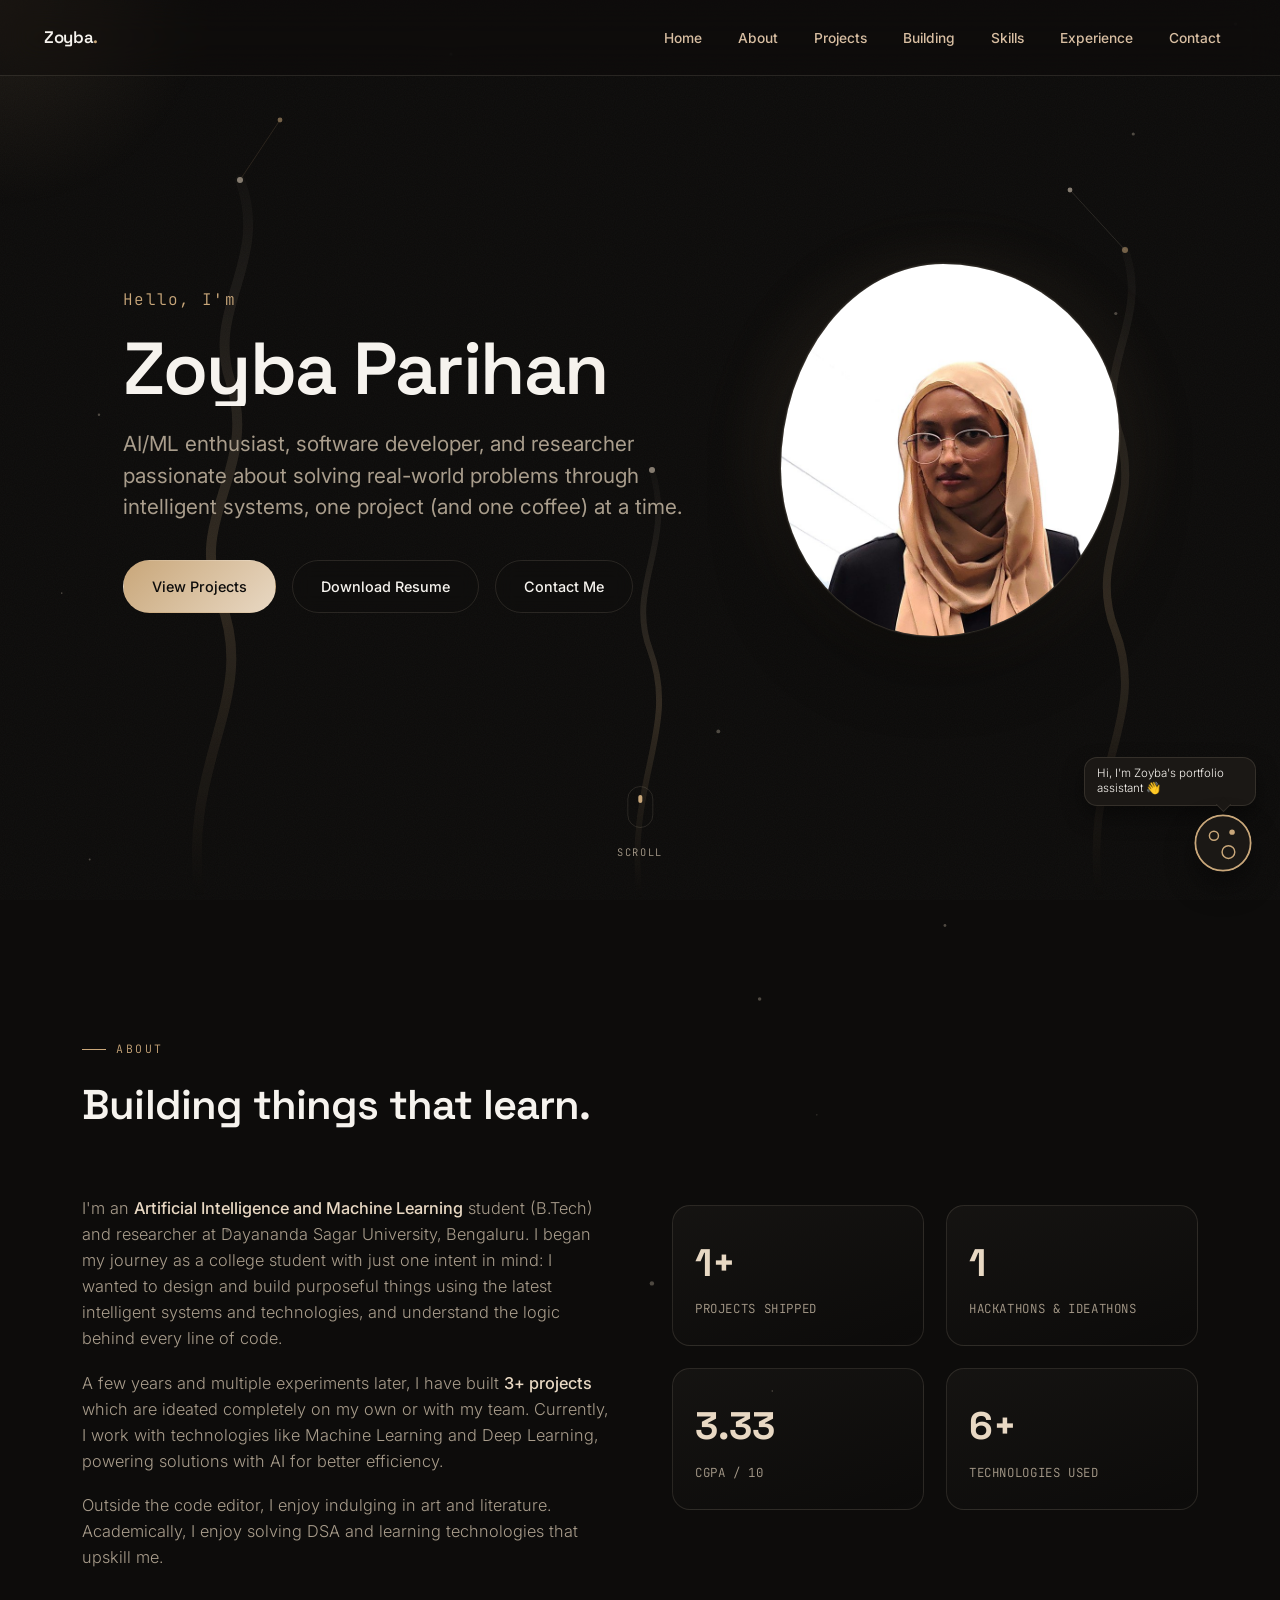
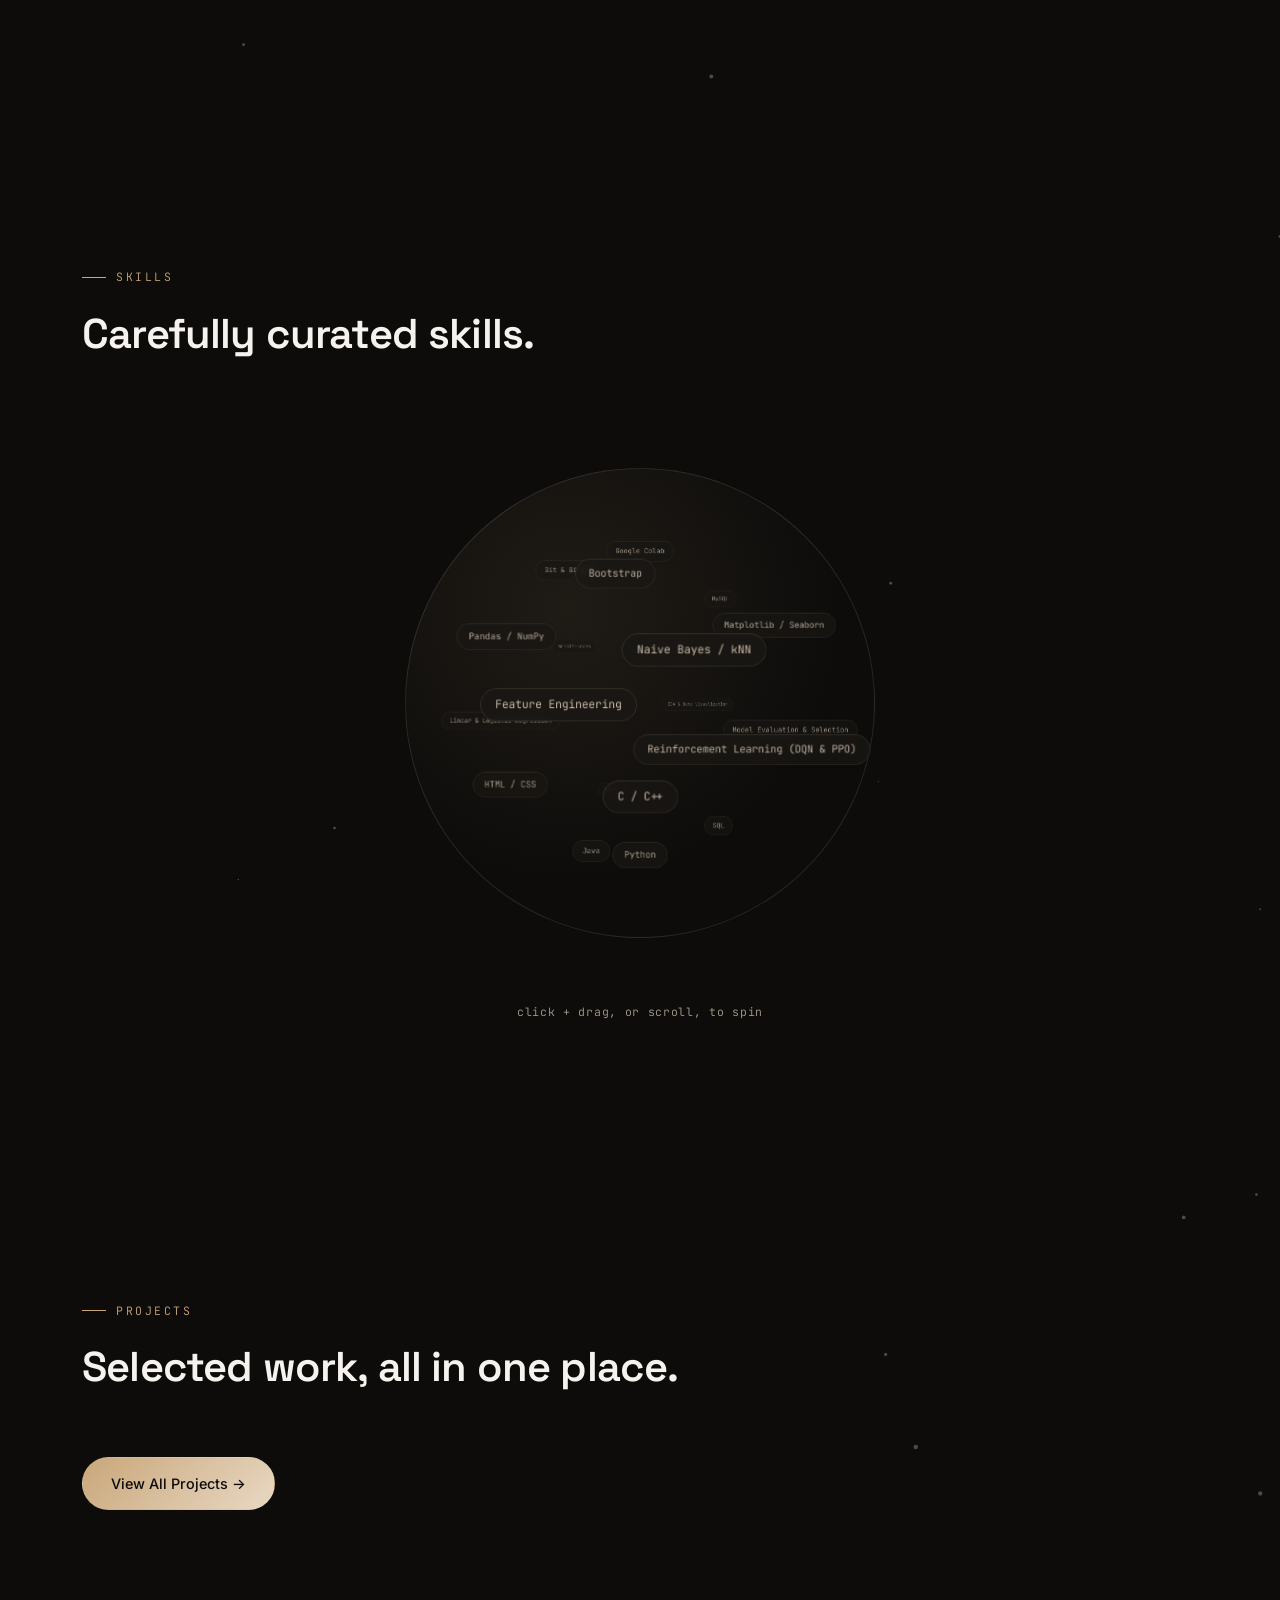
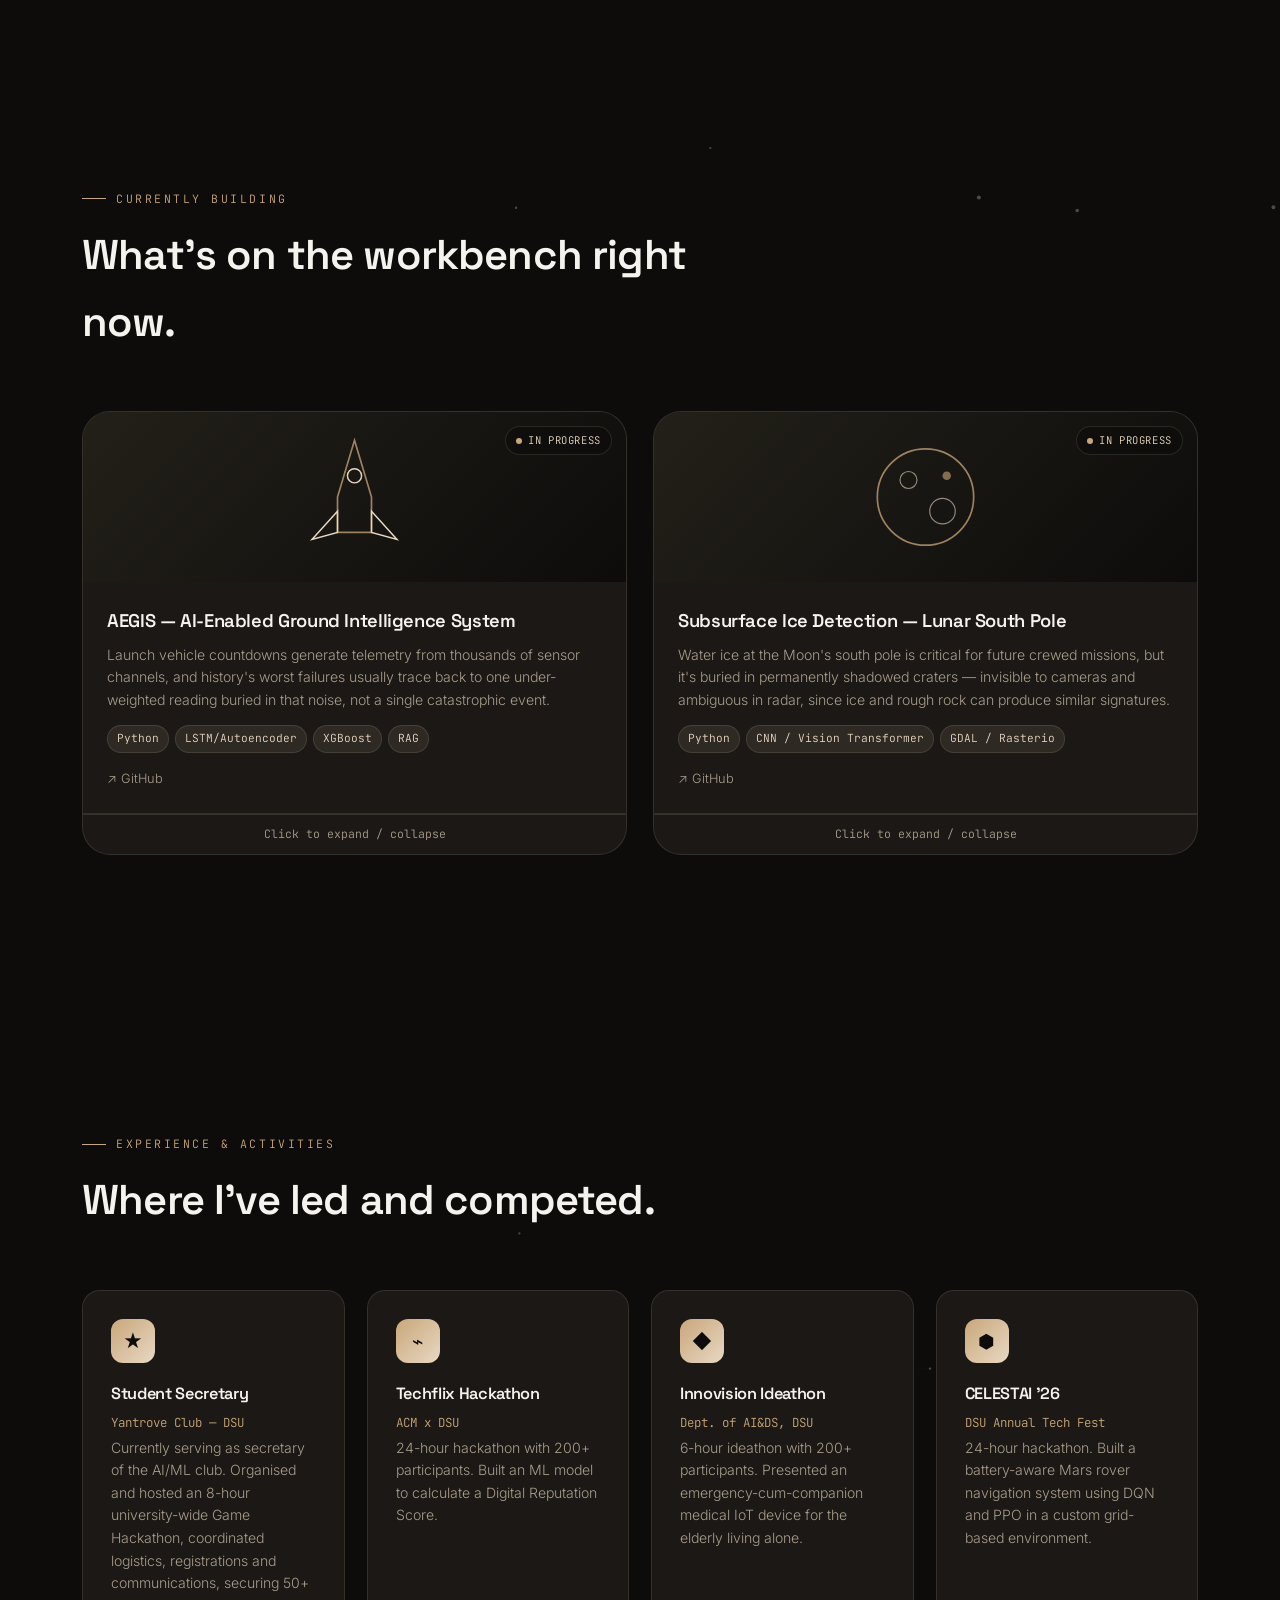
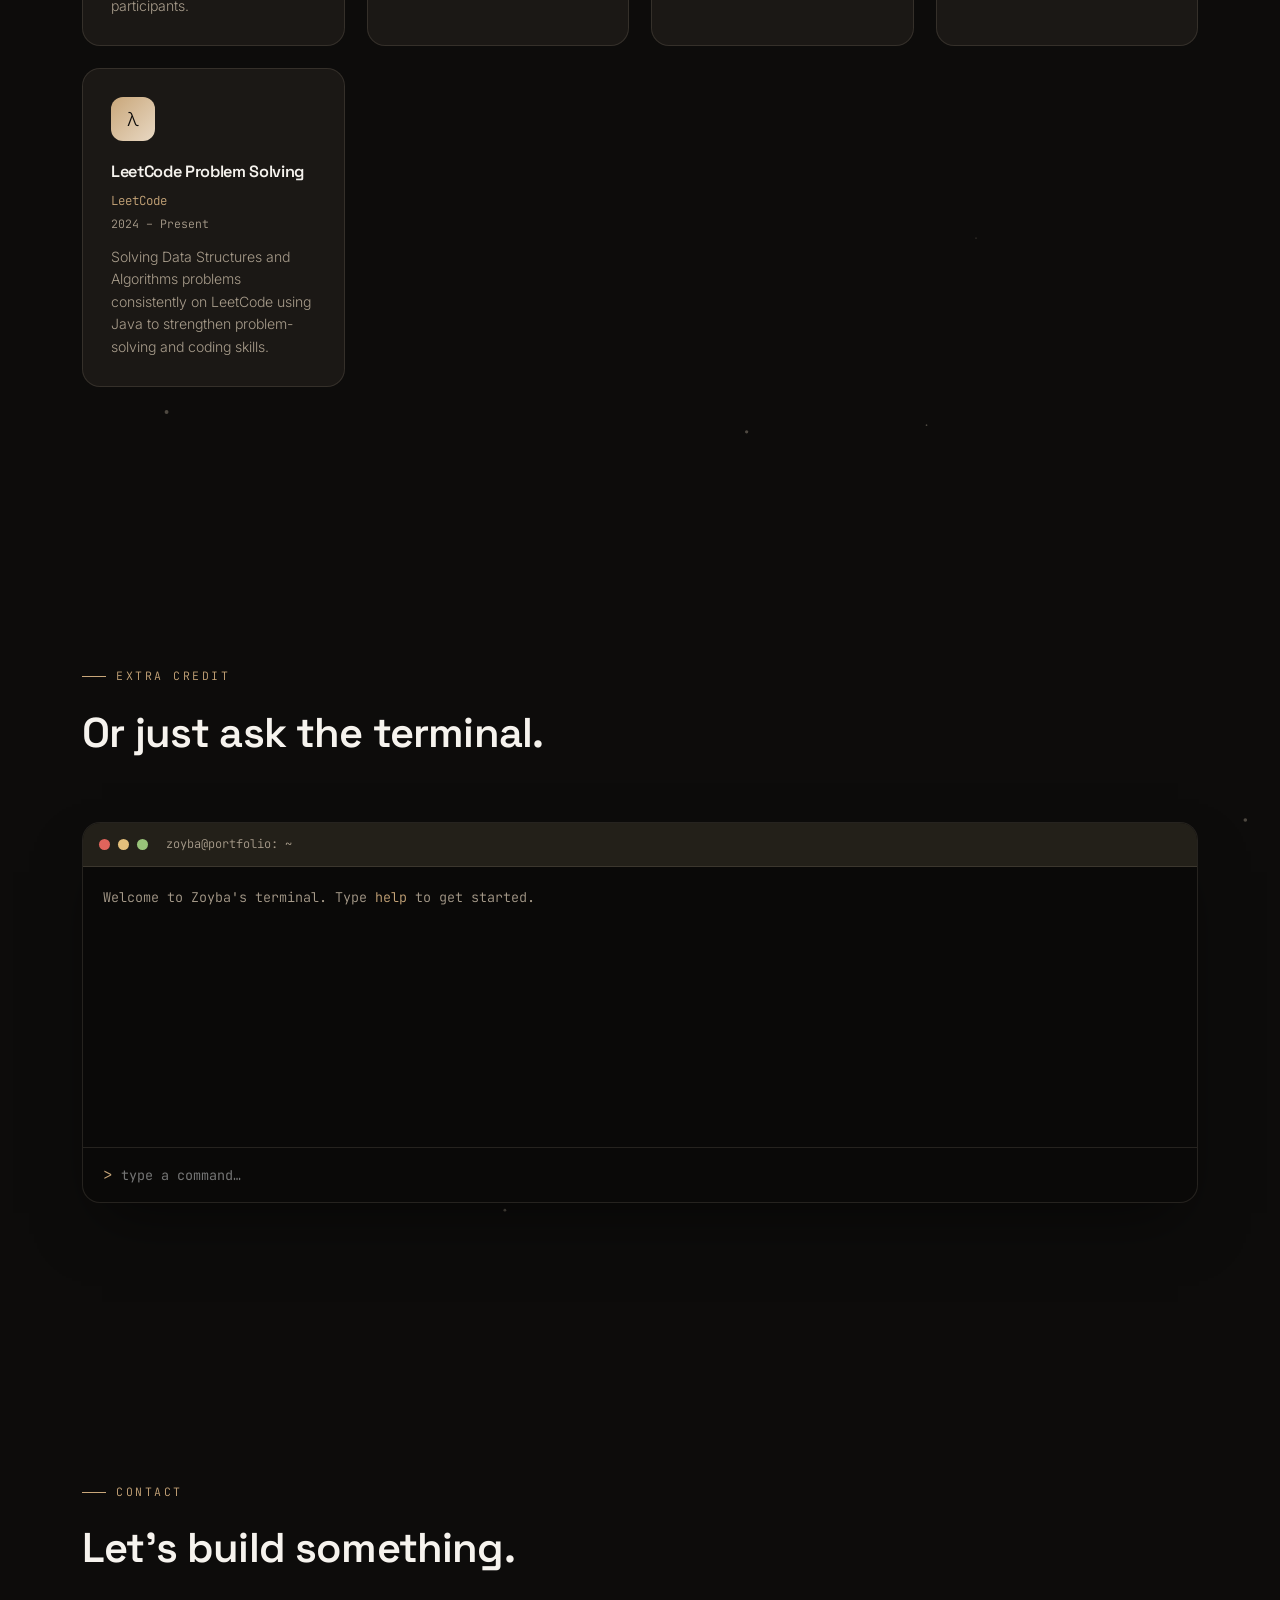
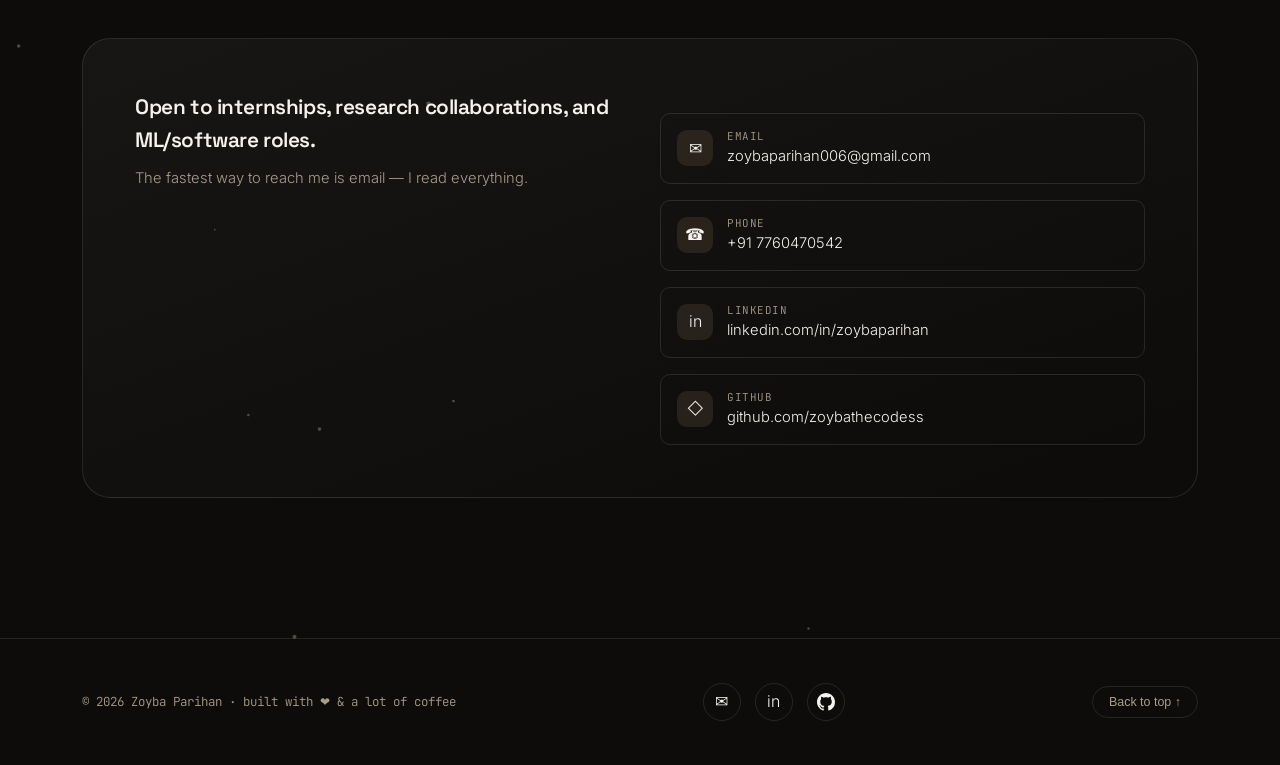
<file: index (5).html>
<!DOCTYPE html>
<html lang="en">
<head>
<meta charset="UTF-8">
<meta name="viewport" content="width=device-width, initial-scale=1.0">
<title>Zoyba Parihan — AI/ML Engineer</title>
<link rel="icon" type="image/png" sizes="32x32" href="[data-uri]">
<link rel="apple-touch-icon" sizes="180x180" href="[data-uri]">
<meta name="description" content="Zoyba Parihan — Artificial Intelligence & Machine Learning student, reinforcement learning & applied ML builder.">
<link rel="preconnect" href="https://fonts.googleapis.com">
<link rel="preconnect" href="https://fonts.gstatic.com" crossorigin>
<link href="https://fonts.googleapis.com/css2?family=Space+Grotesk:wght@400;500;600;700&family=Inter:wght@300;400;500;600&family=JetBrains+Mono:wght@400;500&display=swap" rel="stylesheet">
<style>
/* ============ TOKENS ============ */
:root{
  --matte-black:#0d0c0b;
  --charcoal:#1b1815;
  --charcoal-2:#232019;
  --beige:#d8bea2;
  --sand:#c9a77a;
  --champagne:#e8d8c3;
  --off-white:#f6f3ee;
  --muted:#a99d8c;
  --line:rgba(232,216,195,0.12);
  --glass:rgba(27,24,21,0.55);
  --shadow:rgba(0,0,0,0.45);
  --r-lg:28px;
  --r-md:18px;
  --r-sm:10px;
  --ease:cubic-bezier(.16,1,.3,1);
}
*{box-sizing:border-box; margin:0; padding:0;}
html{scroll-behavior:smooth;}
body{
  background:var(--matte-black);
  color:var(--off-white);
  font-family:'Inter',sans-serif;
  font-weight:300;
  line-height:1.6;
  overflow-x:hidden;
  -webkit-font-smoothing:antialiased;
}
::selection{background:var(--sand); color:var(--matte-black);}
h1,h2,h3,h4{font-family:'Space Grotesk',sans-serif; font-weight:600; letter-spacing:-0.02em;}
.eyebrow{
  font-family:'JetBrains Mono',monospace;
  font-size:0.72rem;
  letter-spacing:0.22em;
  text-transform:uppercase;
  color:var(--sand);
  display:flex; align-items:center; gap:10px;
}
.eyebrow::before{content:''; width:24px; height:1px; background:var(--sand); display:inline-block;}
a{color:inherit; text-decoration:none;}
img{max-width:100%; display:block;}
::-webkit-scrollbar{width:8px;}
::-webkit-scrollbar-track{background:var(--matte-black);}
::-webkit-scrollbar-thumb{background:var(--sand); border-radius:10px;}

.wrap{max-width:1180px; margin:0 auto; padding:0 32px;}
@media (max-width:640px){.wrap{padding:0 20px;}}

/* respect reduced motion */
@media (prefers-reduced-motion: reduce){
  *{animation-duration:0.01ms !important; animation-iteration-count:1 !important; transition-duration:0.01ms !important; scroll-behavior:auto !important;}
}

/* ============ BACKDROP CANVAS (neural constellation) ============ */
#bg-canvas{
  position:fixed; inset:0; z-index:0; opacity:0.55; pointer-events:none;
}
.grain{
  position:fixed; inset:0; z-index:1; pointer-events:none; opacity:0.035;
  background-image:url("data:image/svg+xml,%3Csvg xmlns='http://www.w3.org/2000/svg' width='120' height='120'%3E%3Cfilter id='n'%3E%3CfeTurbulence type='fractalNoise' baseFrequency='0.9' numOctaves='2' stitchTiles='stitch'/%3E%3C/filter%3E%3Crect width='100%25' height='100%25' filter='url(%23n)'/%3E%3C/svg%3E");
}

/* ============ SCROLL PROGRESS ============ */
#scroll-progress{
  position:fixed; top:0; left:0; height:2px; width:0%;
  background:linear-gradient(90deg,var(--sand),var(--champagne));
  z-index:9999; transition:width .1s linear;
}

/* ============ CURSOR GLOW ============ */
#cursor-glow{
  position:fixed; width:420px; height:420px; border-radius:50%;
  background:radial-gradient(circle, rgba(201,167,122,0.10) 0%, rgba(201,167,122,0) 70%);
  pointer-events:none; z-index:2; transform:translate(-50%,-50%);
  transition:opacity .3s ease; opacity:0;
}
@media (hover:hover){#cursor-glow{opacity:1;}}

/* click sparks */
.spark{
  position:fixed; z-index:9500; pointer-events:none; border-radius:50%;
  background:radial-gradient(circle, var(--champagne), var(--sand));
  box-shadow:0 0 6px 1px rgba(201,167,122,0.7);
  animation:spark-fly .6s ease-out forwards;
}
@keyframes spark-fly{
  0%{ transform:translate(0,0) scale(1); opacity:1; }
  100%{ transform:translate(var(--sx), var(--sy)) scale(0); opacity:0; }
}

/* ============ NAVBAR ============ */
nav{
  position:fixed; top:0; left:0; right:0;
  z-index:1000; width:100%;
  display:flex; align-items:center; justify-content:space-between;
  padding:24px 44px;
  background:rgba(13,12,11,0.4);
  backdrop-filter:blur(18px) saturate(140%);
  -webkit-backdrop-filter:blur(18px) saturate(140%);
  border-bottom:1px solid var(--line);
  transition:padding .4s var(--ease), background .4s var(--ease);
}
nav.shrink{padding:14px 44px; background:rgba(13,12,11,0.82);}
.logo{font-family:'Space Grotesk',sans-serif; font-weight:600; font-size:1.05rem; letter-spacing:-0.02em;}
.logo span{color:var(--sand);}
.nav-links{display:flex; align-items:center; gap:6px; list-style:none;}
.nav-links a{
  font-size:0.86rem; padding:8px 15px; border-radius:999px; color:var(--beige);
  transition:color .3s ease, background .3s ease; font-weight:500;
}
.nav-links a:hover, .nav-links a:focus-visible{color:var(--champagne); background:rgba(232,216,195,0.08);}
.nav-toggle{display:none; background:none; border:none; color:var(--beige); font-size:1.4rem; cursor:pointer; margin-left:16px;}
@media (max-width:860px){
  .nav-links{display:none;}
  .nav-toggle{display:block;}
}
#mobile-menu{
  position:fixed; inset:0; z-index:999; background:rgba(13,12,11,0.97);
  display:flex; flex-direction:column; align-items:center; justify-content:center; gap:26px;
  opacity:0; pointer-events:none; transition:opacity .35s ease;
}
#mobile-menu.open{opacity:1; pointer-events:all;}
#mobile-menu a{font-family:'Space Grotesk',sans-serif; font-size:1.6rem; color:var(--beige);}
#mobile-menu .close-btn{position:absolute; top:28px; right:28px; font-size:1.8rem; background:none; border:none; color:var(--off-white);}

/* ============ SECTION BASE ============ */
section{position:relative; z-index:2; padding:140px 0;}
@media (max-width:640px){section{padding:90px 0;}}
.reveal{opacity:0; transform:translateY(36px); transition:opacity .9s var(--ease), transform .9s var(--ease);}
.reveal.in{opacity:1; transform:translateY(0);}
.stagger > *{opacity:0; transform:translateY(28px); transition:opacity .7s var(--ease), transform .7s var(--ease);}
.stagger.in > *{opacity:1; transform:translateY(0);}
.stagger.in > *:nth-child(1){transition-delay:.05s;}
.stagger.in > *:nth-child(2){transition-delay:.14s;}
.stagger.in > *:nth-child(3){transition-delay:.23s;}
.stagger.in > *:nth-child(4){transition-delay:.32s;}
.stagger.in > *:nth-child(5){transition-delay:.41s;}
.stagger.in > *:nth-child(6){transition-delay:.5s;}

/* ============ HERO ============ */
#hero{
  min-height:100vh; display:flex; align-items:center; padding-top:140px;
  position:relative; overflow:hidden;
}
.hero-elemental{
  position:absolute; inset:0; z-index:0; pointer-events:none; overflow:hidden;
  opacity:0.55;
}
.hero-elemental svg{position:absolute; width:100%; height:100%;}
.steam-wisp{
  animation:steamRise 9s ease-in-out infinite;
  transform-origin:center bottom;
}
.steam-wisp.w2{animation-duration:11s; animation-delay:1.5s;}
.steam-wisp.w3{animation-duration:13s; animation-delay:3s;}
@keyframes steamRise{
  0%{ transform:translateY(10px) scaleY(0.96); opacity:0.25; }
  50%{ transform:translateY(-14px) scaleY(1.03); opacity:0.55; }
  100%{ transform:translateY(10px) scaleY(0.96); opacity:0.25; }
}
.circuit-node{ animation:nodePulse 4s ease-in-out infinite; }
.circuit-node.n2{ animation-delay:1.1s; }
.circuit-node.n3{ animation-delay:2.2s; }
.circuit-node.n4{ animation-delay:0.6s; }
@keyframes nodePulse{
  0%,100%{ opacity:0.35; r:2.6; }
  50%{ opacity:0.95; r:3.6; }
}
.hero-grid{
  display:grid; grid-template-columns:1.15fr 0.85fr; gap:60px; align-items:center;
  position:relative; z-index:1;
}
@media (max-width:900px){.hero-grid{grid-template-columns:1fr; text-align:center;}}
.hero-greeting{font-family:'JetBrains Mono',monospace; color:var(--sand); font-size:1rem; letter-spacing:0.08em; margin-bottom:18px;}
.hero-title{
  font-size:clamp(2.6rem, 6.4vw, 4.6rem); line-height:1.03; margin-bottom:22px;
  background:linear-gradient(120deg,var(--off-white) 40%, var(--champagne) 65%, var(--sand) 100%);
  -webkit-background-clip:text; background-clip:text; color:transparent;
  background-size:200% auto; animation:shine 8s linear infinite;
}
@keyframes shine{0%{background-position:0% center;}100%{background-position:200% center;}}
.hero-role{font-size:clamp(1.05rem,2vw,1.3rem); color:var(--muted); font-weight:400; margin-bottom:38px; max-width:560px; line-height:1.5;}
@media (max-width:900px){.hero-role{margin-left:auto; margin-right:auto;}}
.hero-btns{display:flex; gap:16px; flex-wrap:wrap;}
@media (max-width:900px){.hero-btns{justify-content:center;}}
.btn{
  position:relative; padding:14px 28px; border-radius:999px; font-size:0.9rem; font-weight:500;
  display:inline-flex; align-items:center; gap:8px; cursor:pointer; border:1px solid transparent;
  transition:transform .25s var(--ease);
  isolation:isolate;
}
.btn-primary{background:linear-gradient(135deg,var(--sand),var(--champagne)); color:var(--matte-black);}
.btn-outline{border-color:var(--line); color:var(--off-white); backdrop-filter:blur(10px);}
.btn:hover{transform:translateY(-3px);}
.btn-outline:hover{border-color:var(--sand); background:rgba(201,167,122,0.08);}

.hero-photo-wrap{position:relative; display:flex; justify-content:center;}
.blob-frame{
  position:relative; width:min(340px, 76vw); aspect-ratio:1/1.1;
  border-radius:48% 52% 55% 45% / 55% 45% 55% 45%;
  overflow:hidden; border:1px solid var(--line);
  box-shadow:0 30px 80px -20px rgba(0,0,0,0.6), 0 0 0 1px rgba(232,216,195,0.05);
  animation:blobmorph 12s ease-in-out infinite;
}
.blob-frame img{width:100%; height:100%; object-fit:cover; object-position:center center;}
@keyframes blobmorph{
  0%,100%{border-radius:48% 52% 55% 45% / 55% 45% 55% 45%;}
  50%{border-radius:55% 45% 48% 52% / 45% 55% 48% 52%;}
}
.glow-ring{
  position:absolute; inset:-30px; border-radius:50%;
  background:radial-gradient(circle, rgba(201,167,122,0.25), transparent 70%);
  filter:blur(20px); z-index:-1; animation:pulse 4s ease-in-out infinite;
}
@keyframes pulse{0%,100%{opacity:.5; transform:scale(1);}50%{opacity:.9; transform:scale(1.06);}}

.scroll-cue{position:absolute; bottom:36px; left:50%; transform:translateX(-50%); text-align:center; z-index:3;}
.scroll-cue .dot-track{width:26px; height:42px; border:1px solid var(--line); border-radius:20px; margin:0 auto 10px; position:relative;}
.scroll-cue .dot{width:4px; height:8px; background:var(--sand); border-radius:4px; position:absolute; top:8px; left:50%; transform:translateX(-50%); animation:scrolldot 1.8s ease-in-out infinite;}
@keyframes scrolldot{0%{top:8px; opacity:1;}80%{top:24px; opacity:0;}100%{top:8px; opacity:0;}}
.scroll-cue span{font-family:'JetBrains Mono',monospace; font-size:0.65rem; color:var(--muted); letter-spacing:0.15em;}

/* ============ SECTION HEADERS ============ */
.section-head{margin-bottom:56px; max-width:640px;}
.section-head h2{font-size:clamp(1.8rem,3.6vw,2.6rem); margin-top:14px;}
.section-head p{color:var(--muted); margin-top:14px; font-size:1rem;}

/* ============ ABOUT ============ */
.about-grid{display:grid; grid-template-columns:1fr 1fr; gap:64px; align-items:start;}
@media (max-width:860px){.about-grid{grid-template-columns:1fr;}}
.about-text p{color:var(--muted); margin-bottom:18px; font-size:1.02rem;}
.about-text strong{color:var(--champagne); font-weight:500;}
.counters{display:grid; grid-template-columns:repeat(2,1fr); gap:22px; margin-top:10px;}
.counter-card{
  padding:26px 22px; border:1px solid var(--line); border-radius:var(--r-md);
  background:linear-gradient(160deg, rgba(232,216,195,0.04), rgba(0,0,0,0));
  transition:border-color .3s ease, transform .3s var(--ease);
}
.counter-card:hover{border-color:var(--sand); transform:translateY(-4px);}
.counter-num{font-family:'Space Grotesk',sans-serif; font-size:2.4rem; font-weight:700; color:var(--champagne);}
.counter-label{font-size:0.78rem; color:var(--muted); font-family:'JetBrains Mono',monospace; letter-spacing:0.05em; margin-top:6px;}

/* ============ SKILLS GLOBE ============ */
.globe-wrap{display:flex; flex-direction:column; align-items:center; gap:20px;}
#skills-globe{
  position:relative; width:min(560px,92vw); height:min(560px,92vw);
  margin:0 auto; cursor:grab; touch-action:none;
}
#skills-globe:active{cursor:grabbing;}
#skills-globe::before{
  content:''; position:absolute; inset:8%; border-radius:50%;
  background:radial-gradient(circle at 35% 30%, rgba(201,167,122,0.10), transparent 65%);
  border:1px solid var(--line); pointer-events:none;
}
#skills-globe-inner{position:absolute; inset:0;}
.skill-pill{
  position:absolute; top:50%; left:50%;
  padding:7px 15px; border-radius:999px; border:1px solid var(--line);
  background:rgba(27,24,21,0.85); backdrop-filter:blur(6px);
  font-family:'JetBrains Mono',monospace; font-size:0.74rem; white-space:nowrap; color:var(--champagne);
  will-change:transform, opacity; cursor:default;
  transition:background .25s ease, border-color .25s ease;
}
.skill-pill:hover{border-color:var(--sand); background:rgba(201,167,122,0.2); color:var(--off-white);}
.globe-hint{font-family:'JetBrains Mono',monospace; font-size:0.72rem; color:var(--muted); letter-spacing:0.06em; text-align:center;}

/* ============ PROJECTS ============ */
.projects-grid{display:grid; grid-template-columns:repeat(auto-fit,minmax(320px,1fr)); gap:26px;}
.project-card{
  border:1px solid var(--line); border-radius:var(--r-lg); overflow:hidden; background:var(--charcoal);
  cursor:pointer; transition:transform .4s var(--ease), border-color .4s ease; position:relative;
}
.project-card:hover{transform:translateY(-8px); border-color:var(--sand);}
.project-visual{
  height:170px; position:relative; overflow:hidden;
  background:linear-gradient(135deg, var(--charcoal-2), var(--matte-black));
}
.project-visual svg{position:absolute; inset:0; width:100%; height:100%;}
.project-tag{position:absolute; top:14px; left:14px; font-family:'JetBrains Mono',monospace; font-size:0.68rem; color:var(--sand); background:rgba(13,12,11,0.6); padding:5px 10px; border-radius:999px; border:1px solid var(--line);}
.project-body{padding:24px;}
.project-body h3{font-size:1.15rem; margin-bottom:8px;}
.project-body .p-sub{color:var(--muted); font-size:0.88rem; margin-bottom:14px;}
.stack-row{display:flex; flex-wrap:wrap; gap:6px; margin-bottom:16px;}
.stack-chip{font-size:0.7rem; font-family:'JetBrains Mono',monospace; padding:4px 9px; border-radius:999px; background:rgba(216,190,162,0.1); color:var(--champagne); border:1px solid var(--line);}
.project-links{display:flex; gap:14px;}
.project-links a{font-size:0.8rem; color:var(--muted); display:flex; align-items:center; gap:5px; transition:color .3s ease;}
.project-links a:hover{color:var(--sand);}
.project-detail{
  max-height:0; overflow:hidden; transition:max-height .5s var(--ease), padding .5s var(--ease);
  padding:0 24px; border-top:1px solid var(--line);
}
.project-card.expanded .project-detail{max-height:600px; padding:20px 24px 24px;}
.project-detail h4{font-size:0.78rem; text-transform:uppercase; letter-spacing:0.08em; color:var(--sand); margin:14px 0 6px; font-family:'JetBrains Mono',monospace;}
.project-detail h4:first-child{margin-top:0;}
.project-detail p{font-size:0.88rem; color:var(--muted);}
.expand-hint{font-size:0.72rem; color:var(--muted); text-align:center; padding:10px; font-family:'JetBrains Mono',monospace; border-top:1px solid var(--line);}
.progress-badge{
  position:absolute; top:14px; right:14px; display:flex; align-items:center; gap:6px;
  font-family:'JetBrains Mono',monospace; font-size:0.66rem; letter-spacing:0.06em; text-transform:uppercase;
  color:var(--champagne); background:rgba(13,12,11,0.6); padding:5px 10px; border-radius:999px; border:1px solid var(--line);
}
.progress-badge .live-dot{width:6px; height:6px; border-radius:50%; background:var(--sand); animation:livepulse 1.6s ease-in-out infinite;}
@keyframes livepulse{0%,100%{opacity:1; transform:scale(1);}50%{opacity:0.4; transform:scale(0.7);}}

/* ============ EXPERIENCE CARDS ============ */
.exp-grid{display:grid; grid-template-columns:repeat(auto-fit,minmax(260px,1fr)); gap:22px;}
.exp-card{
  padding:28px; border:1px solid var(--line); border-radius:var(--r-md); background:var(--charcoal);
  transition:transform .35s var(--ease), border-color .35s ease;
}
.exp-card:hover{transform:translateY(-6px); border-color:var(--sand);}
.exp-icon{width:44px; height:44px; border-radius:12px; background:linear-gradient(135deg,var(--sand),var(--champagne)); display:flex; align-items:center; justify-content:center; margin-bottom:18px; font-size:1.2rem; color:var(--matte-black);}
.exp-card h4{font-size:1.02rem; margin-bottom:6px;}
.exp-card .exp-org{font-size:0.78rem; color:var(--sand); font-family:'JetBrains Mono',monospace; margin-bottom:4px;}
.exp-card .exp-date{font-size:0.72rem; color:var(--muted); font-family:'JetBrains Mono',monospace; margin-bottom:12px;}
.exp-card p{font-size:0.88rem; color:var(--muted); margin-top:4px;}

/* ============ TERMINAL ============ */
.terminal-wrap{border:1px solid var(--line); border-radius:var(--r-md); background:#0a0908; overflow:hidden; box-shadow:0 30px 60px -20px rgba(0,0,0,0.5);}
.terminal-bar{display:flex; align-items:center; gap:8px; padding:12px 16px; background:var(--charcoal-2); border-bottom:1px solid var(--line);}
.terminal-bar .dot{width:11px; height:11px; border-radius:50%;}
.terminal-bar .r{background:#e0645c;} .terminal-bar .y{background:#e5c07b;} .terminal-bar .g{background:#98c379;}
.terminal-title{margin-left:10px; font-family:'JetBrains Mono',monospace; font-size:0.75rem; color:var(--muted);}
#terminal-output{padding:20px; height:280px; overflow-y:auto; font-family:'JetBrains Mono',monospace; font-size:0.84rem; color:var(--off-white);}
#terminal-output .line{margin-bottom:6px; line-height:1.6;}
#terminal-output .prompt-tag{color:var(--sand);}
#terminal-output .muted-line{color:var(--muted);}
.terminal-input-row{display:flex; align-items:center; gap:8px; padding:14px 20px; border-top:1px solid var(--line);}
.terminal-input-row span{color:var(--sand); font-family:'JetBrains Mono',monospace;}
#terminal-input{flex:1; background:none; border:none; outline:none; color:var(--off-white); font-family:'JetBrains Mono',monospace; font-size:0.84rem;}

/* ============ CHAT WIDGET ============ */
#chat-fab-wrap{
  position:fixed; bottom:28px; right:28px; width:58px; height:58px; z-index:900;
}
#chat-toggle{
  position:absolute; inset:0; width:58px; height:58px; border-radius:50%; z-index:1;
  background:transparent; border:none; cursor:pointer;
  display:flex; align-items:center; justify-content:center; color:var(--matte-black);
  box-shadow:0 14px 30px rgba(0,0,0,0.4); transition:transform .3s var(--ease);
  padding:0; overflow:hidden;
}
#chat-toggle svg{width:100%; height:100%; display:block;}
#chat-toggle:hover{transform:scale(1.08);}
#chat-bubble{
  position:fixed; bottom:94px; right:24px; z-index:899; max-width:172px;
  background:var(--charcoal); border:1px solid var(--line); border-radius:13px;
  padding:8px 12px; font-size:0.72rem; line-height:1.35; color:var(--off-white);
  box-shadow:0 10px 22px rgba(0,0,0,0.4);
  opacity:0; transform:translateY(6px) scale(0.95); transform-origin:bottom right;
  transition:opacity .4s var(--ease), transform .4s var(--ease);
  pointer-events:none; cursor:pointer;
}
#chat-bubble.show{opacity:1; transform:translateY(0) scale(1); pointer-events:auto;}
#chat-bubble::after{
  content:''; position:absolute; bottom:-5px; right:26px; width:10px; height:10px;
  background:var(--charcoal); border-right:1px solid var(--line); border-bottom:1px solid var(--line);
  transform:rotate(45deg);
}
#chat-panel{
  position:fixed; bottom:98px; right:28px; width:340px; max-width:88vw; height:480px; z-index:900;
  background:var(--charcoal); border:1px solid var(--line); border-radius:var(--r-md); overflow:hidden;
  display:flex; flex-direction:column; box-shadow:0 30px 60px rgba(0,0,0,0.5);
  transform:translateY(20px) scale(0.96); opacity:0; pointer-events:none; transition:all .35s var(--ease);
}
#chat-panel.open{transform:translateY(0) scale(1); opacity:1; pointer-events:all;}
.chat-head{padding:16px 18px; border-bottom:1px solid var(--line); font-family:'Space Grotesk',sans-serif; font-weight:600; font-size:0.92rem;}
.chat-head span{display:block; font-family:'JetBrains Mono',monospace; font-weight:400; font-size:0.68rem; color:var(--sand); margin-top:2px;}
#chat-body{flex:1; overflow-y:auto; padding:16px; display:flex; flex-direction:column; gap:12px;}
.chat-msg{font-size:0.84rem; max-width:88%; padding:10px 14px; border-radius:14px; line-height:1.5;}
.chat-msg.bot{background:rgba(232,216,195,0.08); border:1px solid var(--line); align-self:flex-start; border-bottom-left-radius:4px;}
.chat-msg.user{background:var(--sand); color:var(--matte-black); align-self:flex-end; border-bottom-right-radius:4px;}
.chat-suggestions{
  display:flex; flex-wrap:nowrap; gap:5px; padding:8px 12px; border-top:1px solid var(--line);
  overflow-x:auto; scrollbar-width:thin; flex:0 0 auto;
}
.chat-suggestions::-webkit-scrollbar{height:4px;}
.chat-chip{
  font-size:0.62rem; padding:5px 9px; border-radius:999px; border:1px solid var(--line); color:var(--muted);
  cursor:pointer; font-family:'JetBrains Mono',monospace; background:none; white-space:nowrap; flex:0 0 auto;
}
.chat-chip:hover{border-color:var(--sand); color:var(--off-white);}
.chat-input-row{display:flex; align-items:center; gap:8px; padding:12px 14px; border-top:1px solid var(--line); flex:0 0 auto;}
#chat-input{
  flex:1; background:rgba(232,216,195,0.06); border:1px solid var(--line); border-radius:999px;
  padding:10px 16px; color:var(--off-white); font-family:'Inter',sans-serif; font-size:0.84rem; outline:none;
  transition:border-color .3s ease;
}
#chat-input:focus{border-color:var(--sand);}
#chat-input::placeholder{color:var(--muted);}
#chat-send{
  width:38px; height:38px; border-radius:50%; border:none; flex:0 0 auto; cursor:pointer;
  background:linear-gradient(135deg,var(--sand),var(--champagne)); color:var(--matte-black); font-size:0.95rem;
  display:flex; align-items:center; justify-content:center; transition:transform .25s var(--ease);
}
#chat-send:hover{transform:scale(1.08);}

/* ============ CONTACT ============ */
.contact-card{
  border:1px solid var(--line); border-radius:var(--r-lg); padding:52px; background:linear-gradient(160deg, rgba(232,216,195,0.05), rgba(0,0,0,0));
  display:grid; grid-template-columns:1fr 1fr; gap:40px;
}
@media (max-width:760px){.contact-card{grid-template-columns:1fr; padding:32px;}}
.contact-list{display:flex; flex-direction:column; gap:16px; margin-top:22px;}
.contact-row{display:flex; align-items:center; gap:14px; padding:14px 16px; border:1px solid var(--line); border-radius:var(--r-sm); transition:border-color .3s ease, transform .3s var(--ease);}
.contact-row:hover{border-color:var(--sand); transform:translateX(6px);}
.contact-row .ic{width:36px; height:36px; border-radius:10px; background:rgba(201,167,122,0.12); display:flex; align-items:center; justify-content:center; font-size:1rem;}
.contact-row .lbl{font-size:0.68rem; color:var(--muted); font-family:'JetBrains Mono',monospace; text-transform:uppercase; letter-spacing:0.05em;}
.contact-row .val{font-size:0.92rem;}

/* ============ FOOTER ============ */
footer{padding:44px 0; border-top:1px solid var(--line); position:relative; z-index:2;}
.footer-inner{display:flex; justify-content:space-between; align-items:center; flex-wrap:wrap; gap:16px;}
.footer-socials{display:flex; gap:14px;}
.footer-socials a{width:38px; height:38px; border-radius:50%; border:1px solid var(--line); display:flex; align-items:center; justify-content:center; transition:all .3s ease;}
.footer-socials a:hover{border-color:var(--sand); color:var(--sand); transform:translateY(-3px);}
.footer-note{font-size:0.78rem; color:var(--muted); font-family:'JetBrains Mono',monospace;}
#back-to-top{background:none; border:1px solid var(--line); color:var(--muted); border-radius:999px; padding:8px 16px; font-size:0.78rem; cursor:pointer; transition:all .3s ease;}
#back-to-top:hover{border-color:var(--sand); color:var(--sand);}

/* magnetic wrapper */
.magnetic{display:inline-block;}

/* easter egg overlay */
#egg-overlay{
  position:fixed; inset:0; z-index:9998; background:rgba(13,12,11,0.92); display:flex; align-items:center; justify-content:center;
  opacity:0; pointer-events:none; transition:opacity .5s ease; text-align:center; flex-direction:column; gap:14px;
}
#egg-overlay.show{opacity:1; pointer-events:all;}
#egg-overlay h2{font-size:2.2rem; background:linear-gradient(90deg,var(--sand),var(--champagne)); -webkit-background-clip:text; color:transparent;}
#egg-overlay p{color:var(--muted); font-family:'JetBrains Mono',monospace; font-size:0.85rem;}
#egg-canvas{position:fixed; inset:0; z-index:9997; pointer-events:none; opacity:0; transition:opacity .5s ease;}
#egg-canvas.show{opacity:1;}

/* ============ PROJECTS OVERLAY (in-page gallery) ============ */
#projects-overlay{
  position:fixed; inset:0; z-index:5000; background:var(--matte-black);
  display:flex; flex-direction:column; opacity:0; pointer-events:none;
  transition:opacity .45s var(--ease); overflow:hidden;
}
#projects-overlay.open{opacity:1; pointer-events:all;}
#projects-overlay .bg-glow{
  position:absolute; inset:0; z-index:0; pointer-events:none;
  background:radial-gradient(circle at 20% 20%, rgba(201,167,122,0.08), transparent 45%),
             radial-gradient(circle at 85% 75%, rgba(232,216,195,0.06), transparent 45%);
}
#projects-overlay .po-header{
  position:relative; z-index:5; display:flex; align-items:center; justify-content:space-between;
  padding:20px 32px; border-bottom:1px solid var(--line);
  background:var(--glass); backdrop-filter:blur(14px); flex:0 0 auto;
}
.back-link{display:flex; align-items:center; gap:8px; font-size:0.86rem; color:var(--muted); transition:color .3s ease; background:none; border:none; cursor:pointer; font-family:'Inter',sans-serif;}
.back-link:hover{color:var(--sand);}
.po-page-title{font-size:1.05rem; font-family:'Space Grotesk',sans-serif; font-weight:600;}
.po-page-title span{color:var(--sand);}
.po-header-hint{font-family:'JetBrains Mono',monospace; font-size:0.68rem; color:var(--muted); display:flex; align-items:center; gap:8px;}
@media (max-width:700px){.po-header-hint{display:none;}}

#menu-strip{
  position:relative; z-index:5; display:flex; gap:10px; padding:14px 32px; overflow-x:auto;
  border-bottom:1px solid var(--line); background:rgba(13,12,11,0.5); scrollbar-width:thin; flex:0 0 auto;
}
#menu-strip::-webkit-scrollbar{height:5px;}
.menu-pill{
  flex:0 0 auto; padding:9px 18px; border-radius:999px; border:1px solid var(--line);
  font-family:'JetBrains Mono',monospace; font-size:0.76rem; color:var(--muted); white-space:nowrap;
  cursor:pointer; transition:all .3s ease; background:transparent;
}
.menu-pill.active{border-color:var(--sand); color:var(--off-white); background:rgba(201,167,122,0.12);}
.menu-pill:hover{color:var(--off-white); border-color:var(--sand);}

#gallery-wrap{position:relative; flex:1 1 auto; min-height:0; z-index:2;}
#gallery{
  display:flex; height:100%; overflow-x:auto; overflow-y:hidden;
  scroll-snap-type:x mandatory; scroll-behavior:smooth;
}
.panel{
  flex:0 0 100%; height:100%; scroll-snap-align:start; display:flex; align-items:center; justify-content:center;
  padding:36px 32px; box-sizing:border-box;
}
.panel-inner{
  max-width:920px; width:100%; display:grid; grid-template-columns:1fr 1fr; gap:44px; align-items:center;
  max-height:100%; overflow-y:auto; padding:4px;
}
@media (max-width:860px){.panel-inner{grid-template-columns:1fr; max-height:100%;}}
.panel-visual{
  border:1px solid var(--line); border-radius:var(--r-lg); background:linear-gradient(160deg,var(--charcoal-2),var(--matte-black));
  aspect-ratio:1/1; display:flex; align-items:center; justify-content:center; padding:28px; position:relative; overflow:hidden;
}
.panel-visual svg{width:80%; height:80%;}
.panel-tag{position:absolute; top:16px; left:16px; font-family:'JetBrains Mono',monospace; font-size:0.68rem; color:var(--sand); background:rgba(13,12,11,0.7); padding:6px 12px; border-radius:999px; border:1px solid var(--line);}
.panel-index{position:absolute; bottom:16px; right:16px; font-family:'Space Grotesk',sans-serif; font-size:2.2rem; font-weight:700; color:rgba(232,216,195,0.08);}
.panel-body h3{font-size:clamp(1.35rem,2.6vw,1.9rem); margin-bottom:14px; line-height:1.15;}
.panel-block{margin-bottom:14px;}
.panel-block h4{font-size:0.68rem; text-transform:uppercase; letter-spacing:0.08em; color:var(--sand); font-family:'JetBrains Mono',monospace; margin-bottom:5px;}
.panel-block p{font-size:0.9rem; color:var(--muted);}
.panel-links{display:flex; gap:16px; margin-top:20px;}
.panel-links a{
  font-size:0.82rem; padding:10px 18px; border-radius:999px; border:1px solid var(--line);
  display:inline-flex; align-items:center; gap:6px; transition:all .3s var(--ease);
}
.panel-links a:hover{border-color:var(--sand); background:rgba(201,167,122,0.08); transform:translateY(-2px);}

.nav-arrow{
  position:absolute; top:50%; transform:translateY(-50%); z-index:6; width:46px; height:46px; border-radius:50%;
  background:var(--glass); border:1px solid var(--line); color:var(--off-white); font-size:1.1rem;
  display:flex; align-items:center; justify-content:center; cursor:pointer; backdrop-filter:blur(10px);
  transition:all .3s var(--ease);
}
.nav-arrow:hover{border-color:var(--sand); background:rgba(201,167,122,0.12);}
#arrow-left{left:16px;}
#arrow-right{right:16px;}
@media (max-width:700px){.nav-arrow{width:36px; height:36px; font-size:0.9rem;}}

#h-progress-track{position:relative; flex:0 0 3px; background:rgba(232,216,195,0.06); z-index:6;}
#h-progress-bar{height:100%; width:0%; background:linear-gradient(90deg,var(--sand),var(--champagne)); transition:width .15s ease;}
</style>
</head>
<body>

<canvas id="bg-canvas"></canvas>
<div class="grain"></div>
<div id="scroll-progress"></div>
<div id="cursor-glow"></div>

<!-- NAVBAR -->
<nav id="navbar">
  <div class="logo">Zoyba<span>.</span></div>
  <ul class="nav-links">
    <li><a href="#hero">Home</a></li>
    <li><a href="#about">About</a></li>
    <li><a href="#" class="projects-trigger">Projects</a></li>
    <li><a href="#currently-building">Building</a></li>
    <li><a href="#skills">Skills</a></li>
    <li><a href="#experience">Experience</a></li>
    <li><a href="#contact">Contact</a></li>
  </ul>
  <button class="nav-toggle" id="nav-toggle" aria-label="Open menu">☰</button>
</nav>
<div id="mobile-menu">
  <button class="close-btn" id="menu-close" aria-label="Close menu">✕</button>
  <a href="#hero">Home</a>
  <a href="#about">About</a>
  <a href="#" class="projects-trigger">Projects</a>
  <a href="#currently-building">Building</a>
  <a href="#skills">Skills</a>
  <a href="#experience">Experience</a>
  <a href="#contact">Contact</a>
</div>

<!-- HERO -->
<section id="hero">
  <div class="hero-elemental" aria-hidden="true">
    <svg viewBox="0 0 1440 900" preserveAspectRatio="xMidYMax slice">
      <defs>
        <linearGradient id="steamGrad" x1="0" y1="1" x2="0" y2="0">
          <stop offset="0%" stop-color="#c9a77a" stop-opacity="0"/>
          <stop offset="45%" stop-color="#c9a77a" stop-opacity="0.35"/>
          <stop offset="100%" stop-color="#e8d8c3" stop-opacity="0.05"/>
        </linearGradient>
      </defs>
      <!-- rising steam wisps, echoing the coffee-cup mark -->
      <path class="steam-wisp w1" d="M280,900 C260,760 340,700 300,600 C266,516 340,470 310,380 C286,308 350,260 320,180"
            fill="none" stroke="url(#steamGrad)" stroke-width="10" stroke-linecap="round"/>
      <path class="steam-wisp w2" d="M1180,900 C1160,770 1230,720 1195,630 C1166,556 1225,510 1198,430 C1176,364 1230,320 1205,250"
            fill="none" stroke="url(#steamGrad)" stroke-width="8" stroke-linecap="round"/>
      <path class="steam-wisp w3" d="M720,900 C705,780 760,730 730,650 C706,586 755,545 732,470"
            fill="none" stroke="url(#steamGrad)" stroke-width="6" stroke-linecap="round"/>
      <!-- circuit-node accents, echoing the logo's steam-into-circuitry motif -->
      <circle class="circuit-node n1" cx="320" cy="180" r="3" fill="#e8d8c3"/>
      <circle class="circuit-node n2" cx="1205" cy="250" r="3" fill="#c9a77a"/>
      <circle class="circuit-node n3" cx="732" cy="470" r="3" fill="#e8d8c3"/>
      <circle class="circuit-node n4" cx="360" cy="120" r="2.4" fill="#c9a77a"/>
      <line x1="320" y1="180" x2="360" y2="120" stroke="#c9a77a" stroke-width="0.7" opacity="0.4"/>
      <line x1="1205" y1="250" x2="1150" y2="190" stroke="#e8d8c3" stroke-width="0.7" opacity="0.35"/>
      <circle class="circuit-node n2" cx="1150" cy="190" r="2.4" fill="#e8d8c3"/>
    </svg>
  </div>
  <div class="wrap hero-grid">
    <div>
      <div class="hero-greeting reveal">Hello, I'm</div>
      <h1 class="hero-title reveal">Zoyba Parihan</h1>
      <div class="hero-role reveal">AI/ML enthusiast, software developer, and researcher passionate about solving real-world problems through intelligent systems, one project (and one coffee) at a time.</div>
      <div class="hero-btns reveal">
        <a href="#" class="projects-trigger btn btn-primary magnetic">View Projects</a>
        <a href="#" id="download-resume-btn" class="btn btn-outline magnetic">Download Resume</a>
        <a href="#contact" class="btn btn-outline magnetic">Contact Me</a>
      </div>
    </div>
    <div class="hero-photo-wrap reveal">
      <div class="glow-ring"></div>
      <div class="blob-frame">
        <img src="[data-uri]" alt="Zoyba Parihan">
      </div>
    </div>
  </div>
  <div class="scroll-cue">
    <div class="dot-track"><div class="dot"></div></div>
    <span>SCROLL</span>
  </div>
</section>

<!-- ABOUT -->
<section id="about">
  <div class="wrap">
    <div class="section-head reveal">
      <div class="eyebrow">About</div>
      <h2>Building things that learn.</h2>
    </div>
    <div class="about-grid">
      <div class="about-text reveal">
        <p>I'm an <strong>Artificial Intelligence and Machine Learning</strong> student (B.Tech) and researcher at Dayananda Sagar University, Bengaluru. I began my journey as a college student with just one intent in mind: I wanted to design and build purposeful things using the latest intelligent systems and technologies, and understand the logic behind every line of code.</p>
        <p>A few years and multiple experiments later, I have built <strong>3+ projects</strong> which are ideated completely on my own or with my team. Currently, I work with technologies like Machine Learning and Deep Learning, powering solutions with AI for better efficiency.</p>
        <p>Outside the code editor, I enjoy indulging in art and literature. Academically, I enjoy solving DSA and learning technologies that upskill me.</p>
      </div>
      <div class="counters reveal">
        <div class="counter-card"><div class="counter-num" data-target="3" data-suffix="+">0</div><div class="counter-label">PROJECTS SHIPPED</div></div>
        <div class="counter-card"><div class="counter-num" data-target="4" data-suffix="">0</div><div class="counter-label">HACKATHONS &amp; IDEATHONS</div></div>
        <div class="counter-card"><div class="counter-num" data-target="9.08" data-suffix="" data-decimal="true">0</div><div class="counter-label">CGPA / 10</div></div>
        <div class="counter-card"><div class="counter-num" data-target="15" data-suffix="+">0</div><div class="counter-label">TECHNOLOGIES USED</div></div>
      </div>
    </div>
  </div>
</section>

<!-- SKILLS -->
<section id="skills">
  <div class="wrap">
    <div class="section-head reveal">
      <div class="eyebrow">Skills</div>
      <h2>Carefully curated skills.</h2>
    </div>
    <div class="globe-wrap reveal">
      <div id="skills-globe">
        <div id="skills-globe-inner"></div>
      </div>
      <div class="globe-hint">click + drag, or scroll, to spin</div>
    </div>
  </div>
</section>

<!-- PROJECTS -->
<section id="projects">
  <div class="wrap">
    <div class="section-head reveal">
      <div class="eyebrow">Projects</div>
      <h2>Selected work, all in one place.</h2>
    </div>
    <a href="#" class="projects-trigger btn btn-primary magnetic reveal">View All Projects →</a>
  </div>
</section>

<!-- CURRENTLY BUILDING -->
<section id="currently-building">
  <div class="wrap">
    <div class="section-head reveal">
      <div class="eyebrow">Currently Building</div>
      <h2>What's on the workbench right now.</h2>
    </div>
    <div class="projects-grid" id="building-grid"></div>
  </div>
</section>

<!-- EXPERIENCE -->
<section id="experience">
  <div class="wrap">
    <div class="section-head reveal">
      <div class="eyebrow">Experience &amp; Activities</div>
      <h2>Where I've led and competed.</h2>
    </div>
    <div class="exp-grid stagger" id="exp-grid"></div>
  </div>
</section>

<!-- TERMINAL -->
<section id="ai-terminal">
  <div class="wrap">
    <div class="section-head reveal">
      <div class="eyebrow">Extra Credit</div>
      <h2>Or just ask the terminal.</h2>
    </div>
    <div class="terminal-wrap reveal">
      <div class="terminal-bar">
        <div class="dot r"></div><div class="dot y"></div><div class="dot g"></div>
        <div class="terminal-title">zoyba@portfolio: ~</div>
      </div>
      <div id="terminal-output"></div>
      <div class="terminal-input-row">
        <span>&gt;</span>
        <input id="terminal-input" type="text" placeholder="type a command…" autocomplete="off">
      </div>
    </div>
  </div>
</section>

<!-- CONTACT -->
<section id="contact">
  <div class="wrap">
    <div class="section-head reveal">
      <div class="eyebrow">Contact</div>
      <h2>Let's build something.</h2>
    </div>
    <div class="contact-card reveal">
      <div>
        <h3 style="font-size:1.3rem; margin-bottom:10px;">Open to internships, research collaborations, and ML/software roles.</h3>
        <p style="color:var(--muted); font-size:0.92rem;">The fastest way to reach me is email — I read everything.</p>
      </div>
      <div class="contact-list">
        <a class="contact-row" href="mailto:zoybaparihan006@gmail.com">
          <div class="ic">✉</div>
          <div><div class="lbl">Email</div><div class="val">zoybaparihan006@gmail.com</div></div>
        </a>
        <a class="contact-row" href="tel:+917760470542">
          <div class="ic">☎</div>
          <div><div class="lbl">Phone</div><div class="val">+91 7760470542</div></div>
        </a>
        <a class="contact-row" href="https://linkedin.com/in/zoybaparihan" target="_blank" rel="noopener">
          <div class="ic">in</div>
          <div><div class="lbl">LinkedIn</div><div class="val">linkedin.com/in/zoybaparihan</div></div>
        </a>
        <a class="contact-row" href="https://github.com/zoybathecodess" target="_blank" rel="noopener">
          <div class="ic">◇</div>
          <div><div class="lbl">GitHub</div><div class="val">github.com/zoybathecodess</div></div>
        </a>
      </div>
    </div>
  </div>
</section>

<!-- FOOTER -->
<footer>
  <div class="wrap footer-inner">
    <div class="footer-note">© 2026 Zoyba Parihan · built with ❤ &amp; a lot of coffee</div>
    <div class="footer-socials">
      <a href="mailto:zoybaparihan006@gmail.com" aria-label="Email">✉</a>
      <a href="https://linkedin.com/in/zoybaparihan" target="_blank" rel="noopener" aria-label="LinkedIn">in</a>
      <a href="https://github.com/zoybathecodess" target="_blank" rel="noopener" aria-label="GitHub">
        <svg viewBox="0 0 16 16" width="18" height="18" fill="currentColor" xmlns="http://www.w3.org/2000/svg">
          <path d="M8 0C3.58 0 0 3.58 0 8c0 3.54 2.29 6.53 5.47 7.59.4.07.55-.17.55-.38
            0-.19-.01-.82-.01-1.49-2.01.37-2.53-.49-2.69-.94-.09-.23-.48-.94-.82-1.13
            -.28-.15-.68-.52-.01-.53.63-.01 1.08.58 1.23.82.72 1.21 1.87.87 2.33.66.07-.52.28-.87.51-1.07
            -1.78-.2-3.64-.89-3.64-3.95 0-.87.31-1.59.82-2.15-.08-.2-.36-1.02.08-2.12
            0 0 .67-.21 2.2.82.64-.18 1.32-.27 2-.27.68 0 1.36.09 2 .27
            1.53-1.04 2.2-.82 2.2-.82.44 1.1.16 1.92.08 2.12.51.56.82 1.27.82 2.15
            0 3.07-1.87 3.75-3.65 3.95.29.25.54.73.54 1.48
            0 1.07-.01 1.93-.01 2.2 0 .21.15.46.55.38A8.013 8.013 0 0 0 16 8c0-4.42-3.58-8-8-8Z"/>
        </svg>
      </a>
    </div>
    <button id="back-to-top">Back to top ↑</button>
  </div>
</footer>

<!-- CHAT WIDGET -->
<div id="chat-bubble" role="button" tabindex="0" aria-label="Open AI assistant"><span id="chat-bubble-text"></span></div>
<div id="chat-fab-wrap">
  <button id="chat-toggle" aria-label="Open AI assistant">
    <svg viewBox="0 0 64 64" xmlns="http://www.w3.org/2000/svg">
      <circle cx="32" cy="32" r="30.5" fill="#1b1815" stroke="#c9a77a" stroke-width="2"/>
      <circle cx="22" cy="24" r="5" fill="none" stroke="#c9a77a" stroke-width="1.6"/>
      <circle cx="38" cy="42" r="7" fill="none" stroke="#c9a77a" stroke-width="1.6"/>
      <circle cx="42" cy="20" r="3" fill="#c9a77a"/>
    </svg>
  </button>
</div>
<div id="chat-panel">
  <div class="chat-head">Ask about Zoyba<span>An AI-style assistant, answers pulled from her résumé</span></div>
  <div id="chat-body"></div>
  <div class="chat-suggestions" id="chat-suggestions"></div>
  <div class="chat-input-row">
    <input id="chat-input" type="text" placeholder="Type a question…" autocomplete="off">
    <button id="chat-send" aria-label="Send">➤</button>
  </div>
</div>

<!-- EASTER EGG -->
<canvas id="egg-canvas"></canvas>
<div id="egg-overlay">
  <h2>⚡ AI MODE ACTIVATED ⚡</h2>
  <p>// konami_code.detected() → engaging neural overdrive</p>
</div>

<!-- PROJECTS OVERLAY (in-page gallery) -->
<div id="projects-overlay">
  <div class="bg-glow"></div>
  <div class="po-header">
    <button class="back-link" id="close-projects">← Back to portfolio</button>
    <div class="po-page-title">Zoyba's <span>Projects</span></div>
    <div class="po-header-hint">scroll or use ← → to browse</div>
  </div>
  <nav id="menu-strip"></nav>
  <div id="gallery-wrap">
    <button class="nav-arrow" id="arrow-left" aria-label="Previous project">‹</button>
    <div id="gallery"></div>
    <button class="nav-arrow" id="arrow-right" aria-label="Next project">›</button>
  </div>
  <div id="h-progress-track"><div id="h-progress-bar"></div></div>
</div>

<script>
/* ===================== RESUME DATA (embedded for offline download) ===================== */
const RESUME_BASE64 = "JVBERi0xLjUKJb/[base64]/AYOAXnsT5NWmbcW+YVJdZoMiFRTs0EgIOzDzoxNTM5sEzQaRA7WOCAkSrNAPjeXOQ0QwM3KsAluUT/[base64]/M/xcRzzN09m0y9KDDv8IqVYs0mjplPfl38dPrGc43ESkI3xEOmjh9bjo+flhv7dMiPiQPbPc+MotD2IzvwXbU17mz9BEt887eRQz/JzX8WEzdGUbZSgNy2w7+vNkxkVlpscNfJ68XJ7ycO6GcbjoGCRG5sRK5jOaBhujn59KttLOHmT4ZteUlsfJFLN4bjBpYDQttGZsxPfibj9GRzo8hyQh8O863A9kitw6JmIn9AYflS5CjdqchPUfxIiw/WAw2eCu3GnuUGLjzHBl9ER4X2HMsFUQ4L7TuRBRZ/qdArUa9R6OZeitzKW695WkymcLHk1WTqmNVTuX3Xs2Jpn+fldhIrDPdyj0dmDOusJABTgHxeaIRJZAVxQDq8XjYpm4SRWYuCjKg394SS28Ce9lHnB759UJa+TK7h2FZiJzJb/NCKjTACXeKYpLpgE881d/iH5SxfYsrEvjlnK1biV8/8kItHvM3LStS0OAnNV7TunOcrljVl84oW/4OVOavZwyT0TdY6rSPBp6kTOJFtzi7vJrD/7G8TmUCJZcenjk07QqfjZhuy0rMCPyF5zxeTKDL5JHDMdA17g9gUOX3Ois22qTmKHUTmPBU8T3Edp9s/0MfrfCVyuZ+XIl/R4l/swD6buIFZ1uIX2/FTwTJafoWQUWMAcfgFdmViJc919blgNPpyw9I1Hi0vrunJAQJPLiTuwBkreBCiSuTZpnxeowRwbdenjVP6gLuhuhvj3bgXMfpz6F80VggRqHDwX2tRc9SHZ0vyz2VW3EvV0McpenMNWQIfRaY8eNij3kGPun4cmncfZuTLy5ItOUHnxytIQTSivJoqX9sW2COM/vK8t+9KacYpxqCMvx2Za1agM1wzmygjr/grMtXd7GaG5xp+5Fi2i1klTwITuj0DS4sfsGkvj6d+7FgxnDQFDAhQTDxvwdN1LlJpyyg25w8iy6rjWQ1nAqh9q6zuICYmdZDElus5JNw1y1cNW/FqDDZNSDnf982fGELl4yQITfaKHHS3q9dFri5mGLCnsx9/VNfzn6/Vt7eLm+vT2XxOp/dkQf9J05EgbxAqSrbhXzDUivKhotD7gWLrWtyXUFeOy3mHYiIyVerx75rN3W4C29X1Dau3WVFn4l5Lytm9jLui1MoAGjyIenrNWfvTpahfqYAV9dvmHkJJXZ8XtLuu6pJt9VN2YIAjGqu4OOsjCOh6laPuNc8IOTipriwAmCGTkHADVksJEZfGCp4TaqO8/gNULlldlDsS7wJylKQ/y1m2q4S2lr7hmf8UVcMy8SfDAqRUfYMgzFndlCpjCR4lNL6SeTTw6A3ZZoloKNdTAGVN99QbXXkzup7zjKftffR7zmV5ge/v+arkVbXffF2sRFWL9MDtdwzKEbIUun/OJL/CGOFa5Yd379S3j3jzEgP5nEQqKu30i5/1oru72+cjeVY0ZaV8p4P5cNQGHbPP67JJ0cAVXVO9QEdlq6JE+uKYG8lQlDy3ELxBYP4GJqOFt5AiOWpS86USuSxWkFYb6aXWzfdMSogOgFq+4hu1S8mxq2q+GXVqp3JifvEazfllIjPooXoZSkJFiI0pcNLQ9VrwdsFOqMdxZAzs2PIB8r8SGYk7dq0PZ/lJALRRlY/rDqN9Sv/kal9y6CNP9pCOBgPCOnwoEOAgUH2DQhMVvVuCEihdBQKdio4biH6kpNJZ72WLQEFd6iCXP4kVa8liv03wXCsEw/uxbbmue5S52sC4g+SIAi6o6HpuX4sLAcyaZa0aTU2iKDQtShVpnfwvypHWoD37eUED3/[base64]/7TgZUAmi6pk1YrxUULZFgerxUZBKjVxYZLNsxlW3O85fFH3am+/hrDasPbDkB74PFeCPaGai5gHeRK7vRwB1WFECk9xwejEVFBvgetFRhiSWxxBmCKix9GLvNM0WYgQCiB4Ehtk3Ewenci1HsI/bel8AYobFUhBF+vaRr2W1S36mmDhl0G2NQ5zqaX9+XDSOi7v//[base64]/UDWBcFfXqzFhV2pKlu8Yg8ApFEsglcEg1DBtMrlqxm3zOVFXjdUWECO240SMGTEaboYlvybUnGT3Ew1E5APnfHWLw7xpL7NoOZFH86uOqEDFVKEoMpnqWgQVWEvcshvMqCZqlyLjVCJreIlZ3ywNK0KVm6G9AuoHRc4vSTvrOPQW1+99AX5Nsiq8rAq/ioyjoETf3JjRdbNmKT64Ir/dHx9tnETUyQ/1HUalp7cJjjutD6+kc7/WNjbtkKh34nRALXiiE3XGihff0+8BeX3hUdwlvsMyNzLt/bNGCTJYS358jajiyTQ+2qkZGNvlX0E92R/nsi8VamQc/FlL9ZI4kfvgzxvQDjPwmVgLOmLBXg6PyvZE5hfj3u660OpTXvLtLi9YtUu+js6uZa1eBMT5qKzwqX5PtPRUJyNSqVb+5kmOyn5l8AiVSMqTHKWrMzpaEPlG7F8n0H0sbfGkBfJydTIR1PEexGm88nYky/iKV6xCXbKK3eEuA+SNLZeQ+RKuZULiHiW/hWcNft0zM1ONZz1JLjdUm5oMFdq7BlJSwVW9YdkabFRtqvydvyT+VV0gDH7KDEiJ4Vh6TeN7ydhw/S/Om8L7BHpaqGeNtLjKmOOwdQNEy+JjMWkyQwOb16AIgOxB+UGW/pdQS9vtVzgpH37j5liIfAAC3QDWnxkX67mH/opUXXRhLdtZKtM0XeK72uT7GkojJFlzxItJYiUfgK6uf9J9ZEsmErFB8z59BtI60SpdfhIg+4mDZZ2xM9Pyt9oR+RJEZf48crKtPwT/6Pl0dRta301ZIf82A7dbvg29qil0oaQ86ufriY69ck/6szw44vW5moIxF6JPM0IZQLD2TE0IV3Ja8GbZ2GJQAa1kdI7WRghCW+kNtN02YzhdSHZ3TmTUvNjQAfi4WiQND+6JlLO3RuYZln0CpptM9EB+UzCSES2r8iEsKviYTZ6+vX8wW+bj3Dx6je4q80azjqf3AweT2XFmx0IC+wWPD9nFYPM4jvf9/spsJTaWfedzpMkPfZNFa71EyXtWMxpumhHun6+5Fu3BvpRoOR7n4+8rLxrrdvpQ/OduuRoe6IYsMRLwT5OLEDJvZfbp/[base64]//vap7q6u61zeHzznGXNXkxArKdELGtoZAcVsbJzomekZugIicsAYTI4CRkYWekZEZlpxcxdzJCvifdVhyNaCDo7mtDfc/NEQcgAZOH2uiBk4finK2NgBpZysAEwuAiZ2biYObkRHAzMjI9R9FWwdugKiBi7kxQI4eIG1rA3SEJRextXN3MDc1c/qI859HAJURNYCJi4uD9m9zgJA10MHcyMAGIGfgZAa0/ohoZGAFULY1Mgc6uf+PCypeMycnO24GBldXV3oDa0d6WwdTfmpagKu5kxlACegIdHABGgP+Khkgb2AN/Hdp9LDkABUzc8d/CZRtTZxcDRyAgI8FK3MjoI3jh4mzjTHQAfARHaAsJQv4Yge0+Zey7L8UaAH/3hwAEz3Tf9392/ovR+Y2fxsbGBnZWtsZ2Lib25gCTMytgIAv4rL0Tm5OtAADG+O/FA2sHG0/7A1cDMytDAw/FP5O3QAgLqQIMPio8N/1ORo5mNs5OdI7mlv9VSPDX24+tlnMxljE1toaaOPkCPtXfqLmDkCjj313Z/j34Vra2LraeP6HTMxtjE3+KsPY2Y5B1cbc3hkoJfpvnY8l2D9rpkAnABsjIyMHOycAaA8AuhmZMfwVQMXdDvi3kOmv5Y8avD3tbO0AJh9lAL3NTYAfP7CejgYuQICTgzPQ2/Ofgv8lWCYmgLG5kRPAEGhqbgP7x/vHMtDkX/xx/g7mbgAtxo/2YwIw/vX575POR4cZ29pYuf9R//uIGeRExJTFRT//u+T/CoWFbd0AnnRs7AA6ZjZGABMTOyuA4+PB+3/9KBiY/zuPf9hK2ZjYArj+le7HPv0nZZd/9wDVvweEGvC/vuRtPzoXCKD60+jajGyMRh9fTP+f2/1vk/9/Xf6Xl//XRv+/GYk7W1n9Laf6l8L/j9zA2tzK/d8aH53r7PQxBXK2H7Ng839V1YH/Gl1hWyvj/yuTcjL4mAUhG1Or/26juaO4uRvQWMHcycjsX+3yr3XVvwbNytwGqGDraP7X1QKgY2Jk/D+yj+kysvy4Phw/evJvEfBjeP43pJiNka3xX1PG/HHCBg4OBu6wH4f8QWwAT6aPcTQGuv3dxQAGehtbpw8TwEdx3gATWwfYv06UnQ3AIPTX0r+IHcAg/Ic4AAwif4gTwCD6h7gADGL/JQ5GAIP4H2ICMEj8IWYAg+QfYgEwSP2hj+gyf+gjuuwf+ogu94c+osv/oY/oX/5LnB8RlP7QRwTlP8QKYFD5Qx/xVP/QRwT1/xLXBxn8l1g+4hlY2300+l/31X91PlYN/9BHFkb/JdaPSB+XnvUfH3+dJ4PxP/BjX4D/wI+0Tf7gh7mJifkf/kv6D/yoysTqH8YfbPoP/LA2+wd+1PkPW8aP0iz/gR9V/NPVRxnWf/Dj7mCw+Qd+JG37D/xIy+7PLn2Y2jvbfgzL3zPxR+sjHYd/4Ec6jv9Ftg+h48ft9kf8ce5/jD86ncHJ9Z8hP7J3/gd+ZO/yD/xIwfUfu/Zh/Q/XzB/Zu/8DP7L3+Bv/Z4iMnB0cPl4lf19zHxP2H/77vQUEugGNYJcXbI14vlnUfWt/rBHCc6Xbn+CbJd9XT6Wm81x2+On8jAiVRF2dEbDpcC+UNNyDvLYrRnUnuEL05nna0gAV0pqg2Pbi9aoXpzS93wa7NIU5MFlwKlTfTwCDT6cieOD1Zu+l5m/5qQW0U5o8x96ZE1EhD+3RtU/Crb6/bHUseGFf8aCaXQbutWyGLko1Utu/eI481zBzHpsE0omOAJoG9coNae7ufhY1e/I3kXTcZ1jvsyiWQk/NLebop3mP9QoVZscuHDIcTWyCT3eoY9MUnsJHydJYi54lRZGbfItZHGExQyvf+uLnZdRwSHwUsB2+ldLxpfvJdqKRdWW7GqU7WKkZTcoDKCiJ6qE9g8hLJEwSqkiHS/Qy8c19n95ICZTjNUCNP//sJuw6u1DtpPGKj8HmZoo6nLAmvOdD2+nI9GF/fYJkKDeYlpCFSDIB2SBdkf+COTOunOstpjTsGNVQ4KnV/zuXvuiBzuKTRYhXkZO19gZ3H5wbJ5bCxIuhQsNRwuX5W2FnrNmwVmMN+h1G4BSyXgdX6O6UE/M7S8IPjl/faKWYsYQRz8szOYekUzcZ59GtHfFVwdSnFJ+NNc6I8af7BRBn3zI7zssEVhUvUM9Yz4FKEZJRcDqz4fRpdr56U+P4Ahn+e5wXWdy2x9xNqrjOBaIJmlrWaboMQwaNs2sHvgusKdCNVresQ/HzmPtOsrw+FETq34MqXGUNuExRFaC77c22Ff2+T+Rgdlm4VE1TB13qONbaK5G8TVUPBpG+xgIvugiakp7eIDRlfBUkr+IcxNN5H8Sk8+pevvPgbU3Ty/uclvqpzdbYQ8tKf9abhraYbdiBdXr/6iKznEf0E6jtDJ0me6VoH82rFi8ltBCEe/LEZdAOpbdBSXEiLtrEJUGq1lb4JOhiGT7s1Ewvhu/lUd6pmWeezpMlXwv/RYaIgfMZh+QKehq5VFJohaNjQYCfpDwrPxPL6Sx52JWHZno/1IoNrhNOXBxBWH3vmSlImZD4vR+sgJmm8QwPcm5cHy+Sk1sjttX/2kq1HBeq+ZtU3q2Alms5GO7OmBEMheahfjHOdGl2x0YNvKOxJFC8KIUSs5nG8eAIYWbKX8WYa07YYKsgAjkgaEUreswgjizZtI6p7dUECUr7KAmK8RiG45zQQGlSF4Xq+6sslgUK6SixtesGcxtpm82owzaZV8TvaRXUc1moxASdKc9yjWL938+s/fQSSa5oPyr2Vr0UHpmFT0zXGlxvDC27xGuy4OD85SuKTSx4oo0FSGOtSD6zn5UT9JiCHcR4Pt2h0DxtXJyn4EzDodEqK+4hMhe15b1UUFCW2FTiaOvX6ShGfAvkPkLcWW/pYbfCsWE05Aq21mm/+kV7yrBSUqj9lYwdV+uzv6pYOOlAc6Rc7pczKoTJOnrR123Z6p0ybO07mm3BRw8WyuIiiqkk9qJvV8wpa5DhneQQn6mSbr9b+unXYYtuvjPUDYElWVKhDsdHx1imIttVIzrp3+seC/c+h2DvzNdqS/r7nHxF07svHY1veMeAfkEzIu9C8qFCJ16BlXZZdERE8k4d5LJfcD2Y2vLczWEPRq2acJxIQJH7lgbzSKFI12sXcEgZRhGeJkdRx9GA0oKS7KS5+QKu7UDg68WWJFfczEZSH0DTUY3USXC2csJbEzmRJBodWU/bJntjYvE5Me5spONn5yjo/Wn2cCaJG2PPgxnpp/JNZy3BFe/to2WShUDYYWOpODEaGFqAReeBzkG/C323k1sLNEYpzGW8pVj3V6u86iJv4xB6OqA03GH94J1IbBKUbxEfUanMLmajKIKFTbUUiTu6Rgge/JroD69Hivbc0N47S/[base64]/FF9keGX+T5NoICM/spwVm4f8vIb3m/vY1Oeic64OqSKBMGCn5H8C5LVfhXdpy9Pl6Wr1jZcY0xpz3QhD/s5LxilWsjxYKAV5/0IvfCHThYccNAs/XLr7jseRd8OaLcFNK+aBA+eldAVhM35b/amTgsvz1ZdQtXE57WFzCxrbVN/VEFsIWdwghNBgqWBX17SQHYOEITJS+EquhRzsYJ5tP0OY118sPZHAthwUhOIZp5sGuoMLmdB/ea9HFelMt2/W3raoCrQ/8KcEtHyVoC96mHIAsG4Czd6R4etolbj2V4N86gneRkboRui1QFEsxIe3NlBSIkmeGWNlP8VBNjreg7FbOHn7+QDZhezKCZM0X2nZHSf3jwvxc6OJr2ThlYHMEJvroficWi/BKE6XbFVreGwRCXyEUX3TrTjLLWCY5Ug9Sx4aSl9367lZ/OXikL7Vpbp0HQH74ZsVmXmTrxrqTaqPFTFESIF96hiNmSgknCHvm57Ouz/8C2aqgpe3dhRVeqR71LneTYNWc5rFuJ7nLH0o/bXMiXEcgl3P6QmVmMq5E35mF38Zk8STKsn7XCAjuVQFacabNoj6OWV0CUf3+Sjwx1AbU/X955m39rtjgr4UIF/zac9MFJD/PSe0yv8I8uQ02+qZVoDYSFNrrTmZ0NkJepS8Q6qOaxd9FZqBPWgw2UpfI7P3jrTzXe4nsWY71C8PL7GtNW6s+yF+yaZtApddhMlXldVlu1KnK0cjbeE/OZwoZChP2qBAN3Ob/UZmfIzefiCbTVmqEeZ+tVawuIhHRu0suRz1qr4Ge1HaA3CQL92GrIaIhtbt20WGQDyXc+NGlmHVp5Wd+RbUKqJKg8O63tEVF0WjiKkRctN/PO3+rhwSNO2ECLTlE3bjTUEYnICVVz0rnazsMLStjWquUwA891Ry2J2fWdtYF4xLWC7YSvt5xdsranQ+Ak9bYFodadR3qEgBp6WKPhGkgMl/Err9Z6q7HTqqvtS9HSxaG2HIXUm+O7Z6XjbxMIpNBD33YWwZWrhsfAr7Q7BFVP/48hJaQFrgJi9/XLit1tOVt2F6ZEdpM5p0ewf+AavXBzwuwXNXVOelcPF6ajlmsQNevp0DitWyzE0l232oAHp2Fl7+MutS+G5TvDgsiKgpjOw3DaG0jChz7KtffYxuImDDocWbLp9XJ/K5JXU6qWRDis5gBhb17E2deRn25M1aF8HkpyHnBZ8kwlXwUOxWAeaI3Z57UnUnYS1eXKFSh4hdF7z8yEI6+7wTLCHXd3dvSTRcz1PglV9MHmtOscM3uV+EUCkwoN0+KFcOK4utixtIelNt/e9TMzzi09E9KWEu8QrhgxbIGW/o+CCxT9XZbJjkGcZ+X0iLRj0aYyFSwkf/XIAgfAJCDYTFhdCabCszPT9ehIYAjjoEYdzRnDUNSfBPj4Jcm9wjaVNbAz0gRG5Koz32VEaiNdvp8V7syAJ/[base64]/SrOLQykmIidvhVxVFEK2YAxL735d/rhipx4F4OTLeX9FB4OVfIxS55Pu7LwwsL6F06WBd4wYj37SI1+2qGSSggD4yTiaSfnGsg1IV5r7pOXzj77iihm5ZadLqxqULMFOaAYx6gy6q0TmZy/ShJ9e1jQokFfUOa/vuouxdGdyy9TeacSeMPNJ9DfxKmbl2MYFMx8w+MDdQ0sFsAvx/UZy9D8xFoBuLhovJRHHud349lAHIYt9gnNMGLIkTyaLP9MGD1GLmx9/IOOYwoeM0v5O/PlWzDNr36xxEFbe0KeztD5tkmGA5ToVvYTrRJ4WeSFC2Tb5m68JhX46zXo0lzxsMQ6fr525F9LnFc/wslis7KN9yMoSBmJpm0fE52ctRpmFcfHXsRUB4nxsftHtYk2Yh3RXMV+3zxWVC+fsbeWqy9GwQWjKXLCIJzX88KTu1lR+OMVwy7cViJf+Aib7fBtiTfkbZIwa7fo0O75ztYKOgCpShCtxA9p+sO/crwuR60s6RfA1dopC5A3m3uNRjw5eYFoQT9gGvI+4XHI8T1lzHBgOQ5P2TTiBkwh/5guc2Vm3UBeDOoyZjC8EPXRoq5+gjJlLc5lOXpbl6AAYbCTD+whR0oiWOapbHdKOEAATeEGjcS2OzqBP0F/6vF2lfuOgcIA4glTOFnhl89Ib1iasmtBrLkbLcgbUXCAEHD/7uG+YDVH/fuNpA6wenUnk4s2uRvYta5qbTuTdgG9zFwAYgSW4k3tl7l76JGwxY3Di1L7cHm3+k38iQgmx7bnqj8QuTRr70hCFsl9RGWF45pXbPVy573LPkzdR6Qh78n6K84N3yFwl96Y/Bn+gJH/dxHPJlpnTFMT2d4v3QmwHH7arxn0BOIva4kFoN+zyUETJXqxWtEtOmgpQC4wVSkmlCvKGJFO0vAiy1OVK8dNO7R3m3tewtNO16fBP5tx0oegEw8XNwjE/Wb1hvjcPzZ8m5t6aSwytpDLc39KKNHXUZPvVzDQr0kq1BCPnVtafzmDDLQXa+FHAutUki2DCXj3k1kSJPNaFlWvTIuYvWVQkK+H1J1KYqFhlLnb8z/ue1sbaKL2nv1UJX0sZ0oyQ8b2zPlLr8O0XMSRWaSRg1YmMxtpPksAeqJtYpI65yAplHUD/hlxjYkUtMe2tTy5pQkLQ4pIwyhT4WHJJ6yJCZB/DG1wHbCnW9jP+oYxzE4wm0htQfClaMUAA9BngKBr6/4WpZtTPkPBhbaZEnYHfThYTp7XycvrulPCZymQOPFp9d1CsELBC9/yHtOXNV/8/SzY0ZtG4613SabIojjtxshOx9cnjZO3S3A3tjuV5Ue+Rcs+c2ZIAHkSKBeH/MQVmYdPrG5PdzgYv7Vsr6z8LteDe9hpfTdO8Bk0CMBgkRpykkj1lVqUXmB8AWSBqz2z2oRV6Z657DJ6WqOlZQwB2pWUEElPyQMPWnPMmdp+e8sT8Ix2j3gHzWK2q3y2mX6ogLGFIjrSH+8GSc0JPXvWB51AvpDSsx+rqMM7Z9s3ZjIV4bNgks5nn/[base64]/EzngY33ZmLwDX5wNSxtOOKOAsO9aIT0vT6mXjIWajExZH64cFWYTUJKt8t8z0srT2pYnUhXsHmo910vhr2e4FqtGNTEJRIMgSVEYnSU9Rcf0Z5R1m2u2WQieM4WaIb53C6aFD2BVM9l2cwWNkD20Kx6uaBPB8p6gYZYhaNXxOuP1HhQGQVH/ZRPR+6U50mgIn0ePdGA9p00MVC2UKp3ZQgLHJIw2he63W768CCUrvbWkcMNF1OGabUF3caU4bEy76SFY6KE2UAPK85upbFUKJR35u6i0whDM7QaqWbhsYAKZiUbRBHBFx01/0ayvw2XIm00Q738Gdlws7ANkgqQMqRnUHxJjjJ2ZCjDkVK9eqOToblzXmPcoPspfvZht67xeNoqtLiD97LXcD1WMs8tANDU3k3VropVPeaO8Huhkw+LUZsjy06m7IkAqlMNhKWFgX8YgX2wa1RP3wODsQ1D2+6cQsRMnhv3ebOgNAy5fFnfE5Bd3dF5VPnEZTLxEkNj/cs6+NlFrfF2zBzGeKoSkfniKl444j6ZT4HbJFaDYEbq/bApDE1X3Vj9/VVNmmk2PrpI8u1U8bT6Uc45dY2M+V1mZa9KOpmDAg/Qr/F5zLcsKRGq2bDbccrvJp3T9BTbinPBn0KgLLd+/wcfB1oXmpc1dcN0+JP/FylD1PjAOQ1h3ET4kDu/[base64]/ToF2oaoRrWNouF2RNSxH8T2OWDTeuVxWquRZlUgXEDCQ7lVTQdp+d9c9Wq383WSab+2z9V2/TpM58mh7KtQrAmLKc09I2ihFUemxAN7exphqA2k1wz3tuuneVnRcX6VMWiQGfO1GMsRDyWDtdnCWQOG17i1/MRF58SRsxG0gQ0Sw7T0yQc5uglcrJopxUqDkDTjIA6apcnIb8zmoVEkrz/LRtH+yOOo3OkbgNFaiAURQJ0mZPaJureHCVU3H5vIQDM3uqy/O+5nDw9nyL68qbu4mZDUI+VjhL92qHojDa5KGVwYS1aKSiNXnZOxkrE6y7Y3I1dKGoI2w7VIX8lLYIgsZ9o0G9DJpKLQDlfD8fiLx7rBWSdAclFnWJglwFA22I0z926XcQQfm7zNBpSj7zgR1CNbd60D5ST/Q7DQwQSYegLDwyxnGhbcmVe4cFp4CGksXKL9J2B60ftmtteuL+6elirqtTp0Eb1lGaHvbbenF80FA2u3y5RYO6966moiwsH+p7OGL2ziTo15pBQ6VNvPIruZehyb97BqshMDD+g6e/wkQNzOywfnHD85jBCSWLbvkV04UUXvahIEOisd1JC0WOfjbbUfIPqcFBrTJsu5mFXiew4v4lx9IIjwYiTqiorXOjOtgUPnw8wWKr1p8Hn7vI4UKuTQyIqr28ZY5IImBu6ST6AKHli01cAjUcjC/zl8k8JUIawbVpRCISJS+clwVq7+3rc2AzJ4sDNSchl2m7TJ+Fpyon1dZl1cZFLjFiixYvfA3aJMud3P3aeHEGXK2a8zzQmgVYLuswflNpkXt+CZvzJtJGl09tXWsWi43R8U5hUCYZijWqXgqiboPiexE32PCfoh7tpDbq4o+tgQ/mE2zn+u26zuZ/cV8MVa/yYFB28h2MkyZe4wUXNT/[base64]/c3+0KYluyo0DK++8g9jDckibwRRBZM33rDJI4MJNxLZNiWj8mn4SWzKbkTpvmiKW2JREjF7By+/lOsicS0Gcl4WL53OcKG+FYIS8zVKPYoyd22fPYmL286letT0FRsSLJwehz8Wi21t/da7q9aYdMaF9NW6LKa+dB8WpY/WZmgGdXIy6CIio7LZQPqsJk/bgNlZLTuvuCqqftLY1YNF7ljKMXKOJaSDqhB5S6If5rXsqH1moY0f0uKyxNk6p2kgipymvVzZwI/nzmk3SHOITOpv9tUdAj1XmVvV9eSOgx9vNRQYnyHG9xleXssCvD+/RsGzELyKKOXu1myn8pYgm1/WmKKYzi89+1twoEyfDOyljFKp6A53Kg5kgGM28MT8cy+mo91NPWAEhsVdiWedvC7586oSxBtz45vrdersiHBCun4nXBOMQv0MdGafb5nRBNzuEhJ7oGp272yZCROpV/azSauWZvhwZ6pIJFswIFe5Bj7A5Vg1zJB9La4BpEUns88OhSkuOmvmeobX7SH6zDsRdMagl0u0pnume2JbDNW1v7nOqWMGJQbt3Jvt2R+F939Ydnr/IsMUTKTHn9o4VWu0Sc/[base64]/GnvbPllrmEFUxOCvv6yvXyms+bDm8KUuScSVMOZs7emodMxsWaIdUUeczs98kjvvjZ0ax+EvmR1Q0HP+4FT+Z2ynCRM5Cigvrx52on/bNgWlLjqUVoPlIN1LzvZU97lmNwF5RTByUktMnNPpmir4pMfTaJ9w2Lt6keUCLi4Imx62zcZfNShwJT3YWFy45RR5BwaZxsyrRfrL2/V40RFIudpqEqqyN80JRsGBXHUXEKZA0m4MqkgHFmLg2+Hw1x+H6juQddWdS908VILk1+fIbWYdKtDWH0mNh+7xtzW3kCxmmnms3FCui5IXOjdvECifFezyyfKvUX5XLRoqVf2UeO4/3Uks7rYmBTB6NEu4BJXPYFWvNviF0P7pSfI6gzxIa1IOjPLPDf3h6KZQKxHltlVbj351kPdBtr69Fz1FUSw0799dh7sCTinKJq4u0CwVXBedyKfGBA+gD9glXX2/hdh1XOL6PARnx/wnvQzylyAINDi9T9DgPlb+MyEcoxkVDyNKv7UBwTIrV6B899XyfL6pDGMYMx93emGbiTNoh72crk+ZF958pkJ3KE/S3Lht9SHIxqpGRaP9V6RYx15FroV95Uj/HrHakQWu++seI8PSGlftYEPac9AFmSLHBLVUNcQorx1ru09Ap88D5Dg8Ar280G2yUgyCfGKya6EUpgLzMJdYfks99NLYhWN1iG/ZK5QeupZSA38+PXb87oKQ2v1xnAPeXKmP9sTU3b5nsa68I3bJj5q0a6rybDiUdz/SZ7N1rVr90ELBsewzfE0L5LehQX992wJRxCCHTJWTVN2+ZT+Yb+AzJMzTnSi0sEYnnpid3c9mIlXZWMbeCUHWFz366isCo+HwUvL4NRKhzXGHhO58ZUgvR8V4eWBHGH6yy6fYiCKYMXuL/s2BKhINhHounpWG8dcYyD6517u9h7aFVj+RElii6cZ3lXcYAUIwux/CyibahQFNj++Lyo2ElRJzUuFPEdNKpHvDqKjb2ZOQFOBOhqpOp3dS30THyS3lPqNlyykteu6rbC/[base64]/9zBk+gLQcK3qLvCS70+lAq3OrCn++56QG9L5hFWXhW7D5e9hs3IgGD64orSQ+W4OQwM7Mfc6hasC7w07aTd/PLEHN37vcxUmk8G1ZgNQMVGmVQfyy2K/f5wt2tn+1YZtDEkuV8TE7dDSexpnuuP3wFL/9oYa5k0dCyohjDOloFds3ltHQEv8qs/ep40Yj9MiH+26FxikXy0t19zxs165oyp3y6aaN1811qWEtAzKQnexXySUqBPgnJvKZonC8LYSE3KI4paOsdRwSpjZf1s7FirVPzD1E7lFmBsFk76ErN/QbJ1BLiJicdsyspUYP94OyrGS/mFfFayHLT125fU0NAss7vKue7O3Agdi/[base64]/vCOMhUHPgIQaNVT7bf416nFG6Y7bovIVZJo5TKrFk3DywcZktOdt/EmePDRI43PrIpjnz092B23t0g9DZNr1Nqez8vWSODR0AKNQ62IQm8auB/WA/L6Ihaa55XnpV6KoAeHDldIKIRmxjOr1H03jVBtbspNhwe9KqJ7003N9NZa0h1E/bUG+tudU7SJvg1tNV3fBqrIoJPqYrhaDDXh/[base64]/mzOJEqGJsAykpznCAga/+Uz1B4eFLTySiGSogP3ItMeCgzBIIRYu3QaKL+YWGFSv+UvINJYgdzaKHazN1BqLEVcjv9EEmEtSG60C2VTu9UWdCzJy4+2ANntaMcM3lrpxvbGiq1uzcfZzRHlHi27XeUeEWaV/SC22rHxLAWIX+t9cLMl5kELEcn1v7GlRE19xItHMpfvb/hGqDgwh2y5AQzhKpeqi4WfgvbGKZCFz7ily9ouv/GAwVjoET+hKK3UKVYOAqdGmXc2sNpxs8Tedn6Yi2M6OZgSR4QnC2o0Mp7SXtZTKFGNDcSGiVZfBzu9qQjxzDz9RPpF5GOEK3S7bUxeS0/8QvgpwQwbQVgsgoieTqes5ktR1a/VKJmXVlSQyIlbiThhIA0U0prQtFWm29fdODqeP6TTTw4LorvA7QqbbHR17KCNmn3xLim9iCnmrsKRufGdUuckTxPI/xzOo5OZsbJYCtqiZrIyRDDEhL60czN/Fwbx0ikKC5Pc7IX1+gZjDCwXyg0Js5AK/Ker2u1HEqzs4N+cpIcKJOScpq/zah35g4MZakSnOuR09HU6iXcrPzooCLSV9PgLXq8Ef1bLssPSY3GcvLUlmxJzvkr+mznCsarO73VsT0Rl64ujFc65Xd+ScWXslfGsHBlK2Uz5EtkwxlCLSomcey7G/Ewx2oY/D7BZwI4gS7fak8FjaFDVVNSNYnGJd4pu8ZWmId9Wr7KKr2ERKwv9o8obikg283OifIhCKbrsLJIxtMxPVtUshLN+C5mNM/VJFul3vBF+FRUrD4N3Zi7Ef08naVgUPtJp4BeAhtiTjBKlWffFnrkdolQIUn79hPoADaSN6drKXp1KCOPLkhQQAO+x7mkYiZ4YSr/A8ixQZxvZUoivbZbjOW2mNtBg9sCuJim1asoyIRaGwnXKNqALPsm6vcvRbO+vFSZIrxIQjCgMs6bJNICedqkJKHCWJqjtdrzY2pN3YrDNPt3iYpa3/tJlNsCvj+rB9aTJ8QBr5Ng4EH6WmPd9W9O9T9RXJABzVtHdH7aP3rC4lVHOu1+t+oOJMPp9cYqFiFmaxYf7ZBJnpGh0iQ4R0qlVCR2P2WQ18p8VcfWjLY1/RYfo9G3hg9Vmjy2Xyn6qXJSCySZgHUhxDHfjGSO6in5gpt1Qdiyn0eH8UuXyqcUbIHYnOPAqstBN0RJm3bUS31o0JvZRTn5nddxafhchf1IqotdbydjfUfLJ8nleLLkbR4eocwtGffbpODsK9FlGQTOHKa3BGt+VuyxgY2mlkzDTP3VwQbRo54zyzUhu/ul/vLVTZSNS6a8C90vcCuHiu0VgeV7TmusHH3klshLhXruUFkvauE/0bK79oO+YdVEcWYtwAArg56FEqmWxRPql2ytdGzhKTwETvKzV8OMgIRzXzQ9HBn8k3ndQe+W4HI1JSL71chdcyapeg1RTJMJvpZ5BZhB1qS3pS+FPYimVy2F5SPTPeEJaDruaHYuB5NLh+c81jJwMoj0ppQed1c+vJgv8/h0jTeYFlrRZpUQl6xNP536GWrhDDo0qlh0nFnxDOiSu/[base64]/cJX/[base64]/Uf8EkATOCoB1rFSdCZx92WcHQ8mzEZGE50XD9NtPFx9a1qutc37xatuGaEx/CFxjmUpZU98p/ChhyPClX1OqJ7PjBk7nKHpu/DC9y5oosvlW0+ZkGkt4OpBQqvEq1cthKlqCXTvP7HXD5hsgOGElC1onejbv+RAh9pme0Gz0B19cGkddKi9dkDgq2vtXbOE6uh8FPkhGSIPimZ4f6ngdvLEMGIl3hpfoLOeISzvB9XeRPR4TSZvO9A1sL4zs3kdTEjuMDwnbbm/pZ2l6dSbbPr1PkANZJzerVSDSSP7fxfktB5CYjRKJ04uOy+PYdbs2BDzN8AAOqnXCucqwzQaIhosbFvd8pcaITtfE1Mpj/pkouMKRtQcx7CyuEYit13Uw9QtpNhURgaW/ypocTVqKmDECn3e9RDiygih0H2cJulE+C11jaHJ4rtezE1uJVkUPxaIsAvCNb2d24NabK9lYa0xOR60Ur6j0LV3T7IE8F0ISG5AveF9/Cm92098wEiWC7d4AEzknHBwW4rsSmRNCVXI2cFjkZS+yVfN82X79kT4W2gfKK0ZQvH5rms8RJFahQOfxji9U9QSkfXylA0STR27v1L/iCj1mFVU2bTDyMYm2N6Rt82Bo/[base64]/tu96/ifRvgO5fq7jkFntTB+bFqauihEuCn9WegyUwKP1qha63zWcUxgJdauuj1QVh6AoW6odIzZ8Do3ArbXSW+eEpDm3AM4ZoiCplZHLKthAO20FQmCVzH6W+P/rQXmg9hpfeF61KQp4jWH4WPapEZSSiYMmfzcvqw8aSL2Tgp2w/0VAThb0eWxpl7vazVCGafXuhzHMaCGFfztBa6vd4Lp43P58m4NNRfxfovZgzx7p/73oyscHxQOQ7L5Dvt8Rsd9mq5D1fEt4qD2s9VAqjQ21uQI/Z2x7SGHzHd4hxY4z7EW5Tu6givdcD39ZLAfIVlYOV0Fvl2gdyC3hJvv326jibLJ6D8yPGRgyT3nXIfpQBPepIAi9YQMBCRk9ljSEsdd5S5XC3VbBTY7+HZ7ttcXBr+IShL1WMtdbKfcPRbS5urS/9B5OhIrsM+d29SmQAeVifif6Zlnleqt1W1xdYbdXy6FQxTc6dgC9F/PwPaDqEd8gV5T1ut/[base64]/+XFSDzz9xriTdzD1DCrsOQrnHi0MU5ZwW/+PLM75NBuTmmtkQBMMS6LqhxnX3hUuvvkA/ERVNLryWWcqzMIUi1dK036zGbKAKIJ025CB0KGcapO79TmCDTy63riQisYrF3C44gMIMlLadaidSyLR/CQvB5x57hlqCvukmsHdtk0RQp42eFzmDGw4dv9QXSXz4/8m3YREoezCuz2ixZLFajVMtgrPdoMqUNxPNV1L7TvCCX62Nfz7ChdCCXWrQKxJnYToeo7Lk+Tobvu2VmeufaAnv5fXY1w/W/nocWJCYUSZbzTe6W/zoxZEMaMNqzBUUYwvndafrpOdGR0GNIECSIRcfZKEHa+/50VHXJySTJ9ACAxWpZ0w56NU7JWCvExK+FIxYlUf2Mgp0pMT+dZ2m+GYBQBsgSJ9Ew1aGwl6piil7C9xTOGHmLE91GEeS+/sO20I4dbXJ9AH5Xe8vkbvF1Df1EQh03LAtPlipg7D9emgEP3x6q1sytV7evR692V0MWZEu1sUz7Dt/IHQwXz65bPIRvW2Sq8Ksu9XdpOy9xT/bXQiWgJ/zXgDV2HLm1SjhgfWVWB6VTPDHxwcxtZaxY/PAPh57oACmFouvTgE+Pv+nl5+uQe0V7T2z1KF3R3+9Me7cERVJMT5+JouoGh8jZPC1v5/Ls6PZz8ooAtIseQ8baV9nu+wc2bLzggKn4DlznoFZd5jx1PLSmJmwQqYSgtjE76MlO1+h40sNzGnH3BarZdZvKnLO4uPWkUSd/b6qcU1BHthTMwGRAmLlJPxZkcWjBjBhllAYjqcV9sL3VdbQNXF+OgmVVHvtJhWo1jyP4+/SpYI8b3xGTw+PTMnrr0A3lR7WTUTU9J5Xy/K62gG8/nc6Anh/Wmgq7Pwo9bDFh0ZbbqJBxT8qXcBeQdSKmhn8akgmiQEQM4d+IdCHxeOl4SitxD6KaVGK1ig6B5AhxlIml2B9bpFW7TJuWtovFiJ19zrsL2RaO1KPx5l/sN+vMe3dECOQ8sh9FLofIO2ZloZZB/Gnh1gfRUTu9B0Mx9lxcdpJcKoHLo6/c2T+Wp0DE6/HnPvtApwjTwsuTf4FkIA3q36yjsAd/ScyrpfvHNDT4uc5uDgZConLpCbvakNiUFBnUcIJBDbuZsSs3QIw+lefHwhkMWpAJxRYL2ufbc3oToWqWyKnTUD78NC+rtNOA2nfxpojEbp+SFcWaEr+H6fWA+06LeCPREcrKNu5wDdSGPUjPPh2/xMjKoPJw2z2zk4Jf4Sit1UTFOwclzYHQlPVPYKm3ONX5W4+NIVnR3j8JGVy0aWU1i0qvGQb/WMF1HsB9B15wFBYgHyeZ9neqeSESjcZpucrKAkljKWSENaLUuF7DA1oqGoIbqAEt5n/HMB2eC5LoOQWH2VrxgHK7oOxpAdZlHnF6RwUsp+HLX1DN1nEyQ//2MeUZDt3LiXVCr7Ln8lLiJ3sueM9JLVKniNiaVzG0ZJ/uzJerWo0tBbgDJxmHcgHyB3C7oqlEkUSfvqmDLU+/dSkcvd/4w/M6aFE9MnIu9ZOjANCteeebuHofCOrVJM7OaLyOsTqzAcRwHqq4RTlQfEECMzfl5JmSXOcvTxokp58m53R43u68plQRO/9pz5ctNipF6kvBvfL+Z8PBsQeSUF79g2Ee+T4TWejSrJaQdjtwYZjF4y+TloPdbN/g/[base64]/i1Ejo53im2nKlEXilpYdqRPOYKjg0vJDNsmihckEJjF/s6hy0fB0FiTMREAasCXdnRe57dHewPfvlbuUPi26Y4oJlB/3WfyEQVIW3JsLlf+UMdyM5CVSh4yxa3luug+rw2sEQ1zLM0vHs5S+Zb00zhxRfZvbp2cR/c0GWZnSt+dkuhSN6AQiUPS6AueZFQFmTEAy+sl72ygSzykQkCxQLZjCtY2eukK72yyhZFmVs/6mXmG84jyN8aRUSNj3lboSrJA4trNCmJpWfyhoCTIl+JCxFMtPd60c5F1lP6PEcY5pMn0kHoxxPnHNODo+1PyD3zztXN/UGEtA2BNN0NuOpOFmr184uxgrN+KXQLAnfjsBQH8a8Kcl/7TKjtNmH0HrCqIF4skna7v/cvIuWt88nnxSqbmcySvqF6F2E1h6+cF2HycMFnox6IOJA76du5G/yqO0muOyrvuooHKOQch+SPmsV3J1BlqC6eerC3SYZ/xhDOmdp28HQWC9TDv6feBPKQqFk8tW77XlIZcP74eiyz9yJZA4KaoyvlFI+wsH5y+YcfOvPPD1J/J/T9CBE845TVs0yjraZCL+88T+aHUIo1wTAhyL9Hv5caGpJAM1R9asheigzJM457VrESWSc9X0pfA0kLJMM2dJ4IU+NDMWaEF8RjiM88BMOT2k2qOvNSsY+jKNEwq9qX/uUq4fh7KilNq4TBrBKInqmnab+pujQ47QT9dlurHvT72u0vTdEHHuKkOeUPsgio1R+MZQBiOqIkVfyQa3V3OkvFUgP7mhCNLFKMZ5m3vtU6io3N96tkjjo3gI//Ywx1dThts7z6FSkqUlsFqYmx3H3LWO+Hy6Qy37BPs3yuV3lmGdHSjeT7RyF/HJBIArFdVqt8ghCE2SEhFneXQNRLln8gMqGw5xhnsxQRFDjO2To1twFHXm8N7VWyYkm6Jw3EmkpP+if6TmR3Ub9cro7tFluzz8+1m1w5NfvKJniFw2GQzNcsvGMVTgyXNy0uTdMPWGP1xx/nCEc8qkmPUrxTYxHDXn/UIq/vAj7m9lEjRbigIbyW4ON9YK6RKn/KbuFocHnhLMl1rbc6xKlaILAFMy8Z7EwfO00sU8lcg2RGnaVsKt8rEMLIpSs5VALfv4Ua5qfhcI5Ipt+s9K9YqmO/sAt6nDbufrRL6eFZui/NdBl5X2eMXtlmRvAGqt69BM8fksfLgywQTk73LY8i54B1Rl3UHud1JMjVlu/G7tnIiPaTkUjad6ble0eTYji/zX6KgZaj+LX8Q8s6WvTAmotvpggPSrJOdT3LxuvkCR+boaZC5V78yFzpQXJ1R5bx4X4AaHT4XLC5tbDgznNCwHoHAXW880HY/UlRP7ffu4b3su/SEqJGr+lp/TpWtCpiJNlIqT4zmimZZQdsNaYhFkKvOuijtVdmt88k058gQnIcWLKN4hROzARi+/odBpfCNwycuLx4kDS6+A3WkLMAlN+aLIe2voORZLwqpZOyip63zTPIT39qU/gtjemMsTwYJ1yrviH8SOpI4eIZFBdqg2cLvjDy4lHifAh6vPy9hTpF2c44WymLRqtBfXL2hj4OB4VRi6r7zelXQaH9bxWFFlWGuAIp8L4fWxkmy164QWXHUTDMUv+upIQCg/3FL8a5pyuOMY6mbRGuxu6HPvv0g+JXz3zDXUkNzjWplhT0+ZhwEcJ3XTMot7LBnQ9ZY0o3NWc9RcqL1Zhxu/eVqrDG9CuIqaWJZ1nJ6UyfqkS4ScdFVg3zqP5eMsBsNqSpZPv6wxLiDlt01WrcU0Q2U1/eX3NQAhnofveuXSMC7ZpPfSlOiagBTHKT4q1e8CLCzR4YnS0xLyhrfPbThiUkz8PVaXMnm9kF2gH38N0oHsE/8TpgVpBFbkEm8VFKj+VAbjlZsgxD8jpcCMj2Mt5VHHS3C7bN4aeWYu7iT1ZV/j7PgHob/[base64]/EEOn0NWNA38lVX+TfuvUVJfUhYjynGo5/kCa5PAfBSWIRTe8mL+YXT3koZVLJvrpRDVE45zWOhur3NshSBB1F57plm9n5i3p4/9YJcGDXZC3VteqRHf+ldk//O8KuXeHpzoP2hfhGUasRpOEUjInop/ZnpjBq3l4RANmhfJyj1MKHeeVELar4WfhsvS4A/1r27qb2sogTxvMHgWxDdPb3K5hDIsJ42Iif3ju4LEZcREyAiSBR1E2WlQa8Is5hi2/OOjkLSOkJS6J6mOHkxU9FeiojBZ32lVRG6+cv4/fpaCM7qhiAZ8RVabzYyGOag8V3cBOZ5cYBo0jD4m8REDzjQGm/YHPN7l6/863yIktk3u1DLQw1HMudJHihWKJJYSDIcmUtQSoORoaP7Ih/nF+uNvWJd7uR3rABChQOliJItnmNUUf0yHZIov0yoLbGfyiN1Nf0BSPFZjeAzQyBgM/wP8rL11U0wQQKk9WQnunSuRfw9VFHkXtpJBa2XbUj95jFfr5dXdT5LtE9ePKYsppKQqWJT9/JnJ8FabTvHw9MPgjzqFnF6Ol6KMedBwQSxrbOBZaHq9nGfI19B0lUlUuXJY28wrCSNNl7XqE7A31iGsCHzeKdNkzjR6FGvPZeTRSu/rgYFp52Uhfd7AsQtvs7pXKAxeJN81+7N8n/pTG2J/PGT5by0LDCQgM0vP1WkCFro8Uypx5ME026ODoof+xLFBxZ11X+JSNCcHvRF96LlEGNCzzIbOU0Y53nldKIOAhXgnBSgmi/DOWz+a49stKOrX8zn85n77fMBL+2PuOSwNQiLR4oQ4vbPej/D+RVoHOECtbt4vC2cPI0a7NBDPM+CQvkYzleR9FCyyn8IefvSIqQsNxQx7a2rxXhm9cdfEaWYd2u8DkgX48x1D13pyCGTX8XsuaCzt8N8PVC2bf78PW6Ufb1r3xc+ysl63LphI4qau5K7Hse07xye3PQ4mXtEXfKl4v2ei3uGsYipe7/W+v36Sqa9SP4inBEFWBADOQWOZo1PZdeCa/M2fwv2DKaCy3tpfrAaZWAr/pv+zXG8QGIL+EohxLvhCcNL0gSLLgvHKTqw/ywnLFvcOSU01+M+Svk0T0HFYyu2YtTLHYI6K8KbLMu4LWWIB53BHIEUhYnXcGJK2SRWfQJ9e1K+WAC8l3zOUP3q2QnACF3QXo/fQAu2swNn2B/XNDmaUTjqesPF/kRY/Toa1PoUVYMdyAEWcyTu50Pc+9mOaxt/JfoUUG3Y7E4ewbN2tMo6+kLpaKTAA7MXlVWCYvTNVkgD4vV1xP2XTErCICXSXrluKE1nROJEOV90KgSLemIl6vHlBKAvOCCfAHIZSujwRcMffhkj4+CGFDGr4TaOiO6oFkXdtYb2/wmqCVX2WTij8SVDVSGcz4u6upYFsLcGc9L3rRixZ2pQm4TpzuNoFrgAaAp1xCHwzcdwqI7k80juYxLPg3p/VoTh2jy6tlHTpV38s6xtt/PZi/VBD/QkX9+lt1gA2YTfSfvIDjBUNai2p8hdKh/[base64]/hlJVYFzawTbQz4UT051f314h3dZzKd+ftTTBkD18F+WCEliWFdDQLZx4h68P9BGL7Aw2jeof7/gZpTM6fyxtLtqsAzP/M6v3lE0tGcpBYBp6DPgRjhyiOz7+xW3w/jeFqiUO/kQpJeMeMsOax6gx24Z9h//qytYQc4SypRrnfnWg5HiI1besj351ZD6fY2Z2oQbRaKAs/9EDD273UAL6Er/X2bzpokO96xVfrsNWVcaUA6rmNRhSNHES0mz5jOML17Ifm0fEAliw+AiPjL/gTlFXk3VChDDxmLIT1n+Lbk/HWpxpNiO/nPL6OplRv7NymcPrj10FdZVBriNqoq7mC9c2/k99/ViitxK6rCmQKSPiQoIDI7Jg09yIBr8z3P25/L4BA17jCNSpPhG4N4Y0aZeCsASNegUhr1by51GaQRrpb8LeJGghY8LuKKppdiBwVdQyQrYlT3xA/7ea3n32V7KxDZYZqsT+kvwVFqFmHJbEiwWPzeQVr0un1zn+wybvVktU/j41FvBkIWq4m6+1SBsFdr+EGHVJgvLrRZRsDIM4IrccXlpT7XjhZ7uLe2eNcB8VxgOLDJ875P8N5DKKY92fGfz0mKJl8FjuroSgfWhKtamYcIHFzgl2Jt+M5/N2RRfi+XPyWDXDgTxB0H1qtNe8eno7PlApzfjKLEXTbPy5hhI21w+EmnYCLTVSOPmhlvpt3P9hP9b31nSgNBWxVTwWX9mIkcguDi9P4Zl8vK5Oo4c0usAu+1GG3F4HU4cPEWmaMLio4D10YYLhclypQT9yubI9o9Z6cnxs38RotQRBS0a48x3e41m/n9uIALfSRmwStoGHNDaWGatDqUBWrpM4Ny4lq0ZvvX32Fah3SIHdA0YJzmoddxcdC0H5vrmNWfmeBV9AIylmGZl6ju3FuyAZOJGTm3e8Hom7RoMLtL12jM2u+NDu0x2SSiAgTlFQ9G2DmaZ3BlJVitJVEEufUk1/yEzWCK6QOI8+yWIztx164TS0Uqrv5mU7lBc0su+zQzSGyGBF6SeQaqRIEzF63JdhWYdFa1UjH0WZE3NpTT9NKOvy7iKxDpkKkFGhaJTTV8PJj+kwtQxIPa/3w5Y5d2CDAdvqiPuRAhv6sYl+ORuZhMUQbm8lnBIpmYHJfPTcg9q9qg5BUpYNkn4YvKAaexkCSRvAuu1FLASiQ4oEdAZQoSR2vsfJmfVYBOXg3oypj3AsmX91XGTuOzIVxEW29viS6RCVYDmuwOQiJ+C6xh1j4Pq/0FAcYEpHBrHd7eqlhUf1YqpD6T/TH/0SpfBgLLgM3AkkFNBPMTaDXgGSbg0sneE2ZXyyPQPHSJ3H762b+Bm/0nfwMT1h7OpCHLv85yg6mbqjr6Aw7uc75EqmiX9msH4BEZQAmU2H1QYrhvFlgYitgoRo2WzZsC31cULV4wJYxhBTdCkTnpn6U2dDUc7kUJ5b7Y3KxlNWajIAN6qzbnzEgsHmfP3snaX/5lE9eudvDU+7geD67TK3BQEsKVIswmK/lXnEn0NRZh+SqHxt1X7Gj1DC9RW8UyfMG1ntAB/NHp7EIjmLp3EjVu9lNBxon1fW/kX2lHBd0zmIXgolvuO94lwgzY6iO8QMuE5UwXnDttv2bkCCf9+8D87T3Uh5F/Q2A5Q9AjceDpvTrkMSw6qwdQuvw7KbLbDVWgpDnbuXp7zqk9yXrPvgNtZ3Or2At5cwmnrWwfhZvfkT4zPsY4GCi/QrsLy6SMH5PatP1JZjXObMee8WWxdDjqO3T+rBCUibMF3uay/uKzo9clkqRu72Y1z2Meqxoms2S4McKW33/caDjrfwxDP+3HGs9kJWP6NAdwM9EOUBHUfwJc4vhDdg7sy6yOU4WDp4XH5Ap8RLGBPypGHxQMid7Xz+FkjGsTxErErMajk3ABNcgbFoiBDn6hWO3IzkwD1NYUd3pOWTNAFikFm+RhoxcEcWRfrdV7d3q4UUQhyUyvj/[base64]/InOJdT3UQT+sOqZpe98sQ3Am/LaWyloyEEQ7tc8BvD9U1wa0aT9lMOPpzuOJ1yvwCQfw98mSRC+v/qh19OqgLkGtGQmp/+fwBihmU3FvKhExhX+cc/nPGYrh/8qTrDn8XxBrqCyluj0Aarz+e/02ETQtnpd2cd6GmkTTs9v0IQo9rl04veHZGLY0P3SunBWgIPJ4BiupcsU9YSYnW92Mx6DdWLd/SE9NXSEhJokWsKdck3m5onGT//UF7xb0aPtovh3L0mRrO5GXsJCIRRFJhDiC/cYc3dvT5OJdediWmbNurj2C5eUKgzL5HAQKjzJP/LYH5fxlgPSgv1A/UM50MlOAYgsH+bLzmVVmQpWHsV4CghsJvD6hW+nzudZknaB+wGk9FMrYjuFGBl2aOlp0vbIJLxpCWuHFZEMza2bDGHDIZP7iS3hOrt5DzqNnJrN73ypaxHeJs6ry51/zckEIZ9ZiRa6tNgZXsxhxTXEyKinKCspE5p3CWG3nZzyCYCxSPYKBzXxb9V4Lof+T3n56lAWtWWFm1dfh0KdBz91NguAGlP8XfhgAkpabV8IEfS3E+2/1GjmsO5lycaxFjWPdt2LTauRoiXqaNyzEg3gUMxjMnohzFL9eCnFPTq3yzqb/TwI1e5rb3T03SViGw1tMMHW1FXejoxh/O58hJ7Bk86JVzHFwV95E+BG181uzjKASq5dpGZuYAu6SnyQH/5ohjPc+mAGt3/[base64]/1rft2atZ55r72vv+77u+9oPK6OOPlAOgrSGKiMRbkB+Xj4JgIKmvAm/AICPT5CXj08Aj5XVAO7mCP07jsdqBEW5wpEIif9iKKCgYLebmCLY7YaoiUQA1NwdAfyCAH4RCX5RCT4+gAAfn/jfRCRKAqAI9oBDAJq8ADUkAuqKx6qAdPZGwe1gbjfr/P0K4LDhBPCLi4vy/C4HyDlBUXAbMAKgCXaDQZ1uVrQBOwL0kTZwqJv3v1pwSMHc3JwlQCBPT09esJMrLxJlJ83JA/CEu8EAelBXKMoDCgH8kgzQAjtB/0jjxWMFGMDgrn8l9JG2bp5gFBRwE3CE20ARrjcl7ggIFAW4WR2gr6oB0HaGIv4ia/xF4AH8ORwAPy//f9r9qf7VCI74XQy2sUE6OYMR3nCEHcAW7ggFaCtr8Lp5ufEAwAjILyLY0RV5Uw/2AMMdwdY3hN9bBwOU5XQB4BuFf/S52qDgzm6uvK5wx18aQb/a3ByzEgKigHRygiLcXPF+7U8RjoLa3Jy7N+jP5TogkJ4I37+RLRwBsf0lA+LuDDJEwF3coaqKfzg3Ibx/YnZQN4AwHx+fqIg4AOoCgHrZwEC/FjDwdob+TvL/Ct9o8Pd1RjoDbG9kQP3httCbPzxfV7AHFOCGcof6+/534t8Ij58fAIHbuAGsoXZwBN4/3W/CUNu/8M39o+BeADO+G/vxA/h+/f7zZnHjMAgS4ej9D/33FYPUHykrG+pz/5H8n6S8PNIL4AsUFgQABYT5Afz8guIAUWE+gP+/++iA4X/2wfdPrSrCFgkQ/2u7N+f095Y9/niA48+AcAL+3UsLeeNcKIDjH6Ob8wnz2dw8+P+f7f675P/P5b+6/F+N/r87UnZ3dPyd5/iL8P/Jg53gjt5/GDfOdXe7mQJN5M0sIP6Xagz9a3TlkY6Q/82puoFvZkEOYef4n2OEuyrDvaAQHbibDewvu/wVN/w1aI5wBFQH6Qr/9WkBAPn5+P4ndzNdNg43nw/XG0/+TkFvhuffSyohbJCQX1MmICwCAKNQYG88vhsrCQgLA3z5b8YRAvX67WIAiBeBdLspAdyI8wfYIlF4v25UjA8A0vkV+o3Eb5DpP0gUAAL/g8QAIOv/IH4+IQAI9l9QGACC/wP5bxoh/gvyA0DI/4I3tah/oMBN1vs3/Jc0G3cU6mbAf5vvRvff+PfXBAr1gtrgzU4hbSRD7d+HNv2okLvvCVwfejjOum6cwgn0nUU1u/[base64]/mIVpFBEvDYaHmeju8oq3/vFUT+zhZo0q1I0f+yS3+oNnqtuy+YlpU906UQGKkSmy8FtV0cgIrXjueOD0GMOGeyWrYit5GmRGZqcrk5x9Bh71fPrANmEGQHrbDezdl+wF+Fuyy3RH9/9h4dVELivzY4MHu9KG4xg0PUyg/v4YYyZkthPdl8b93SVkV47SGPeL3w2ekvdfuDdklqrD9F1h9brHZsQmTlLqY0zWYJby9MuBuvuoTOQIjPoaGyavYRaO+JOv/p5FLOAfk6F2Yudzlfy1qQyAyWamMHI0Pei5QVg8NvkyBx22roIu6P8Ux16iaGq0cKxp/hfIOXykOd+o6pFI9/CHll6PtUkLisehjIrKu7xvyoWNE580xbJOzBy2KrGSykyXTZBL5ViQKPZ+5WpWjoURc1BU6IV3E3xOplgNYQ5XbrW1L79BJbTW82dYnjlWX79fQ3voool/nPHyKr5irEWr0Iuh9GY+Z7WxgZdVvOHOsF7RFgTcjIHjlYkru2FmuE6tadF+C2x3rb63gUrU63Wy/cGO56Iu9M7x3ad6Kz2xFdouaOmODUeusMKYyeDx3oUh2azG9p1JqIt8/2pa+sYsNraJvA+AwuGfAy5Bj89ECzZRJ+sPcr1pArxWdeVuDXZi9PIQDS1Msj7YpTCxquhiPKNB/XLIlqOtGBSKVOpKJGZNGH1TxNplZjj3D4X91Sas/kwOdsCUI9LEqMkpsvJe21yMCnlCQuzRVWNJoMusabWs4yv69P1LAirM8Q/YpmaptM7+dlQIUMj3sUH9QarmjuFa2GEoxGpL7bXdwlOsmj4zGkubTUI0lF3ZqbuJDUFaX+8RuPOLQzuxqaXthFj3pbEDOXoY5/bYAh62W77LoTwApRrY/wyRDGl+5KmQAwzpO+nXheHOXFBaMMQWc6dj7NjrWkXLM77ZImMI0z084filTF6gIeipgf+hRnz8RbcOz7QMGojHLPUvru02E7VwBaupbW2ZaE8cpbZF0aKpsDy5Pay1AnjOfVk5+pygm85dTXZaAP309z9Ke2dSn6KhBLGsyA6NDidTVTobcgmVsyX+bHWThyehw3c/UVGylQ2G4KdghX9NN1iDp34sK9WWLvYjo0Um3II3PglcNp6dXDtiVZbN+FEq8R+dr5ZKstgJkRiBG5DMZVqf6lwrinw+cmAMKpMI+5Q4g3158q3PT+XS1sG0ctXNlmk05pP7hYsR5Ix2opbSetsl/vjKr8tPCmVxprZSCFLqknBWccVSmyiF/OB3jLE5Vaj3sU6o3G4R0MgJc3zCF1mWdyDaShdjr5HuojmvCNOlaySCSS3CuUenojAfinwoyneKQ2+cTb0ih8D9S6p8OtRp7Rp8beBRZnh2EGxVR1TTKeteGxmJ6iiztFoWsFTkYb7CS/OxPM8HsKU2qxMOLq848O1fqTgcIjT5m9SQYSnpHIWTYSKsBqFyRjj9glMFNKxK5QeqJ3EFrfUkpjPTFiYZJNTNyQ/qCpLv5h15KqbGLgv8ZiuGihN59wrepJUp9FwXtU9Y/q6WwFd2e14fHZcEkXaCEnlfzsoAQr6CbBj5CHvxmue93+WTaQ7xL2PIy5o5AtoSdJ95ji1o1JWXbNKKIrBKMlwC9PbhXtlo/g74ZhaVVKA3A4W9t0Nj1N7EGpkci4jxJReh4RTqMJ2ilvb2cTqqRsaIJxsFqdnyiIFy1JY9ExpZvh+LqQjR/bCE2bdGvDoTBCu5B8aXG1GnOv01ec0SY/iBwv9+MVtM6UsIV+ysI/OPnog47MvRMC7jUEFYCtVrI3qRCdYYhHU9oC9qS5w08wlvTYfl/fVlAKfO51hzin912a2ovVPPHKjdz2BTNxClSyLudJj9W9THjKXQWXVuYxvNSlFlrvdseoFqjW/6Ma3ph96E/Hm0BQSt18Ii0iOfx8d91HaS2u3MGfReS3O9Xbeq3oVjcBZ7VyY9GHmOPLZ0fhOVsEr2jaMOTXJfTVucye8IQY6NZpzEeq+Dw40ZLFTTkHiTNhaBIAnimPtZs37gC2YiKevHLGN1MPFMg//9AFiHQyF3CXcMa4oP1e56ZdfbdW7uI9K+RmDSp/lJ+ojzt52rqGZnwVY3eMKt6B/XW0O32ekOFMbhGf0ufSnOKkB1CsBts1ZT7259M8wifxPIuEqRiKe4FpMqhUWp/fhHlIkPqa69y01Jjf5tLb1XNJOGD9xifa6a2g3DT20DhhEf7uwWlC7e6kQrCojJfw9FwvfgMDHNb9q199d40my5kxgUQuT6Gv1lnH8299ONxsPPocviHlrA6J9Dw7i3/pleTzhfPCBVzGcjk4we3YjSZ0liYb8zdbd1CYAj2DA+7TksQXXjleKVI3L43rXkYm5HwwIawIHbN7hFAt8TQhhDbrwVjTXrLqnL/5oZl/3WdPkK5TtkUq+5YW5sHBEEvParAeFWdjj4SpOik1K9c/6uZZ0VWhEfWqpJq3JOY8Y2xtRMGEXhOXq5UISvqUbyJg0aMZ7uDWg9SN1Pu5hiVCdrrov5+zDQYwwY8UmiHQjkha6PWea7jybRAsPBUKJZXWea1xbx/mVnDA7YzGJtKo/I9Jg0DHpX/KxJsrLNA23GTv1vw7a5WSl0phRt9UWIF4oC1pdBnBoTVQZxpcDq6DXzaiAzJgDdwK94nrvGAMHR0rpBvbl9492xwkWxUeDgS84z1rP3d/htblzkztWQY4/C1V/qfMptNFwjUik/GGghm0mgVXiMUR7EbYRI2McqfUjWpOCq4GwQgsLvvdNw/bQVnkClC+D/wZj4AWSZGjACjzImDVPuCq/7WZx7BNs3kyVjlWy+EIPlIoSeruztUOp+bMgmXISI31a2TOgZw8qzB5rcRBQZdqmM/jAuQczdnq6Jg9VLtOjEw8O7SUe0khkB96+34k3bENxryh6/lRQxT/XAJNmkz1tLjsO0cbcYyl9K24sa4o9C5hedydwMXBe+UeLp6a2QXy5oqtaSr/u/Yaqn+0hvjh3z4OaDRZbao8EyoxoEsq0XJfGYs8PiANaWOVD5mAxB59Y6KZ5Vg6lMzciaA+RX9RfzjE9ejVcTjRBnAWoKxYYkicpMBwUZVd7x1Gz10jfnT56UGrDr6O6EL9yyuuYpTuBad+rzGqfWaBThcf/rdHHWqC37J1x4KImt5N6bWh9V7ctD9M8SBD95mO55PlJsmgOSLS99GE/EripxxoYtbGMSKZTk6+hk0VsYF6LyPF9+QBrI9dTFq/INJgi8I3nyGFL2WdZCosPkOg/grXSnl4fx2le27dt4hRkEszc/8oar3yLyij0eu6pymqPR20wtswTfYnlHQk1qLNe10BNL/GPgFXx9GKMmKz+BanHp2aInpc1pUfdi7did3DJx5dbVqZCxLZZfrYyM0FxRx6STjrQ49N/t120Dc1OjovJ7McvIy0MriLQ8byvVC2efzzMotUYOieVc1lw/ZTJ3gSr0cT19qUminZmW6m86uurSY0Lpi3Gr1y21NzpjJiGcpEJw323CHhkBEnb1rxEk7+LMN9vvQYzHkY9fLrG3EN2fonfm9TrnksVbZ1TB0pcUmmtnGcGPNI5NS80f2K9sjbJcoJ62MI5KBMPyqM9FY+VSkeSyRuSbO/MipbxZgkXrlHL16zpqQJSK3PFwUzURoxka2z0Xvf47Tbyd0pcUhySHiaHf40BAkz5m8KflTctPDLbK0v7rAy+3aDvITv2Bv6lxnNzzJv5EpJ2fetD/144Catr3xI63fw29Czyx7gFR+zeHJ7E+gFYoOGtzCjZ/LxvWNb6mkrm1Gtc2fcSXdmOJT87XcEbYluzLSoNY0ZRto1HaveasudbdnIHVDGlntR/iwXKfDu2kAQe7lBiq/jrszwA+xGcriAJpmsc3Nn3PNNJLstfegdhKG+nhC46d1QJPCCvT/zor8q1WEUlrzAs7S2Tpm3Vi4nVJPSS9EJiNemdtdJmlpFFKH/NmNH+mTVPCFOEOlKZD2IdD6Zt+EpzPZC5aCukYjlQ4vCcw3ezY1BiHg83tfpq0QIIVaudsaZN6rcJmpSheJd5MQDrPXXlJh3KCYj62WVV7Zr+ukv/PdWrLXoesFuBNxzz3ffRAdRVPWvVgbIgzYUdSW5m7mI0W46m/8yngh7BTEWHHtiTZ+aZKHeI9NJ3yVN4vdx9q5ZvkRR4SGWr0VQbh2Ot9InoHwyIJzk/PaYpJjkF0pI+pT7/zMK8SyhyNup7tYd7Uby5WlZjruxxbPjVmB6/NdDxGx6rF5aZXdUEyW6YvQg6l1QBf4Jinun5c0sHR4X3e97EDfOsdFcMnCOsiBrjSeUMbRAGuSZJqndpQC/5xCb60NSlebdwjgGumhMWxJKXqdBvkM7lFVLUaXFetJnMecQAz8TEdBMyTU82wpiwcFqPDDIax0iY0z5PDAosO27itMOAX9XjHbACb6kZdmWZ2VYYmIhOgHhpw2wiKKODcA3vPOU5hYnuiWnmCA1v09312RKXWBuoXLG/ckJ5HKfrHMUyE0o/z8K1DvQ6aFyzOm3M69foqPuYie9dHF6UGFJxNCxMPKonC/[base64]/Yew21pjwWAtkpn3hazP+LFWpzyw+eftPGQ2A4VEKkWDHp0kUO4wXh1Wax1dttvnrGoL0Rc0k8+2WC9cr7+tf4bplq184H2wUbl+/J1tz/fQU9eM2zRK7XmOSx0ed/2KLP7emhOCZ8leE6Fkq0rghF+gp0JfbnintOoxUbnYh7QfWmFUBW+uX6mTREnct/j4Vp6xqJNKSyZQjSJqb5N9Wo73xKHNV0qn58NLmXUWkHXOGquNXlVQ+AqiifEOV8jaQVq2ODm5WBTDvBaxu5XBq+00/hoCBrZvXFjQt1qWbPnuqn7HZ6Hc11N8hdVM+BL4mPEQKn2c/dLiDyJlhp7H2kxK0+cB9CP7BzsPleM6pLoYsohHzZjCvPjIMe6tXeKnHpv6+gY/6zhaZOANpSbYFevvZq8xvVvVPmgFZrWDEKIbA+Kt17bUjSeKdwyzfMIPME9yovu0XoXnnPCoAkag3+B3N285StdcbJau2Ky9CW/D4gY5ymeNoslv+4SdAjey8Fu0sDKMKciMbRpRcSNkX8IiqWJkAj4Y8UACMc1ZJPNK3OgM9NpYyTXF2hW/BtSNaGS6PvaNVKxiFsL/EaLoCy40t5esZUHkkkD6MtkHB9WVCJLZnRPXCcDjD07mrRTuUWHyT0GIiC76LsBKSkTzQkyteVJm270l/[base64]/siu21/0pBZgbuyT8OsfaRJZzJ4WenRWkTvhgPqOVg3FUIrNdTqa+J7mURpZbs3zwSzNqyg4aKWH5HGYbG3KMopOg6q2jf0ng2C/xJNcOVGFOLQJt9VGSoses8pnOaOPbhZRiosQwpYqxrtTfIGrXEHuS1iffI6sP1NVBKdU3N8pRj0e3c17rxVVkVnDejhKY4eLcdBDa2jCBht8KhI/o92yefhzecJ4SOCd5Rz1j3hMIh+V8t0LAFwra2yo+PLS27bZSv+aaVb6nNfuyQmtvIjKJt5lz4580oOLHojJt/hq8uPYehMlf4x3GbthYRtQY9JGq61MR0fdQjKRS2w4siA06LmyVGU8reBE6oXp7auFVS1WykVdbEvPIeqFkOgO33Q2pdIYiRyHhwDiyC/[base64]/LMK1wDua6pX4crWmEidZNC3thAkJSH/ygTJl3exFiWj9GMrEWh2YPg7l0MacR/1lmuEbeCWmWDH13F6ViIXl6Yt91YGOppLEEHfiMK40Pan2pYPVGqY9Cd7bO+ih1B+4bKXn4bPVBndfYGjc1xKvVEE/5AYPNYOzQT+nwxs5qvCu8Vpv941fo8SLYHXDPRv0q28QzWOs+Opoqfl+r5RVd2+wFvN3XRsqsRHEGUuymVVe8IfShivP8EhDs3ZNyObujm5L6tWibVUkzki1p8TCAnM/EZvFlmaDZDpXrUjC8cWqpeaHMe9zFUj9sQZdvgjje9YH6ovOywk8aWsI53bKBxpoY0VuP9c+iLGKSNl7b34c62JyHBMhLHWV3PfMH7+Jjm4KTgJRlCQkCUJMCMIhuWS1w1nS+9hJKwwUkrxozDhF9UnM/nlksGneiOQbT2uvw6YdyhDGi9APxiCnpA99rV33XyotN/G77VGSK1B5WOAJRmtO7nNbipzODJ/CXne2MFbpB6guaxjU5VEF/xTwDgbCcMlwiibKeSvvPLWwLvNASTavCEcevVtt8ImLv9/[base64]/WuyTYkXQL7Y2cEEy+eRnxbaRbBpizTrQluLSi3qA/[base64]/E6976mEH0x4XMQNeULfSlyJPTNXoHxBf3q10sdWpgSfqejPxozayXXf7GxJGPPI8et2npOZv/ck77mx1PQg1nJ0PO/Dsu327u8nA64ctO5syCX3UbTVyGJmG31+msKRCJ/2LEeC/+4Z/VYdl6X5lt4oXNLvzHDRPX8lYM9uKfwNplfi0p2rb1bXpvje+Say4tp2PjiEj/nlpivBMmJcRqcDw5N3YCJxr0lMvbPLAXluSimNBwRkON6Wyxnl3Czmh2VKvsubfsyvESJLLS9Dj7gyOlgyaJ5ir2Uo6M/ewlvSc1kqMpxtX8EIPsV/PnahyXlBwb63u+YM/EH2PndcaGjXjFq76fWS4Scg+5WCj3KT+8hdo2RmEQxi2Q9S6S1itRwy8oh0Jcgmp8K3oIIhTe+qVx10Gb6i21grLqxKzJBbdnd+6Edh9GMjN2esLq6/x1ftLJNPjnt/df06iZPqGA7/4l3jNfAzzAc7vkxO+10LIUm+NwlpwLiXBkDfKpWVkRZLv+q0ILfhWg32tShelkPWhJ7y0lrH37dIBpdpgj1ooEi82npFVjTz5Y7oxY+WTZDfTkLCZiYBGBCRU/A1LqjPv2K/XWdLx3cFD6b7ruROU49QGqC+hQFkSLdvqjpzsHjKnSj8MQOfAB5no0r19LvjZWNY0es4jypHdxUebdxghygXo7Dp7oB3d/0cRGDxrIJOWtKwzjrx8lCdwohN4kFii+ytngMLo7th+nbicoc/06c1oB9qK1sx9ZkZnhDG5psRkijmtKBdn3JhUg2FZ6O3RcTUN2qm5obOd/nQNLeu+LOVk8+JngblgzY5a+mZx00U9UGcbODb986jiFLXCuCKwuzEspSDtFGQ9mPRxZBjM6bVlSpDyZxl4+nrd9rvu3JwQzs/FWGxcPTJ4jYBfXiDSinuC94mi7IMqy3oVtnMbNMNebuthudkUd2hEjPv/9pYwmCr/cWna9jT3J3Ha4jFxx7D1xQk2HuflCVNhWFfg1JlszfxRK7whnrSMCJcC0Mu7eFyAuQPmHPIRT9x3U8rLBum/xmTfnl97q6D1aDZeGCtNxnNKO8vf719J37tjsSgtUEi3QKIa8T+WSM6VYRIVitKhAUTYBVgZpPF8V5Q3qd9rOuL9OsAP4zIoFiZYMUIqyee6k/Ho/ZcUv04tGKd8tMXSe7hrV8TGygsKAvVDj0BUpUa03+aDzH+EIz9QfLh0l5qVjp3HoP811em2vGOG0E1t0TQ6VpYXHa6QR6ah96GhUmtyOXda2ud8I6jF4OGV9avys9kQtrtXcWr2EiC9u9NBzP2k/Y2jyx4jxsG6WRvVXxse+r+lHHeVAamThHOZCiDHRThzGemnXOLV6C4k+HjhBMbDkkmRTnkMFezYZd+LeohdV5U170mhZADwycYzwUvlytj3C1HsnxuAZ9OswAlnZY/dKZZ7+MgiIySPPceTIRfzFp6XXQ15obiuAENhrok6Zc+Fl1p1iVSYpWuXoiq7ezWWGbQtWsF7cPxIt6Ws+KSHe2scw/vzsDpxe0HkpuSr2BoTirKleIKVozT+UIOfJ2mCryNb8/YMShyPnr7PnhaE/[base64]/rHT4qgR5Q2YAPoGYb83V3001TIFeNTjQIa0iYRoT9Gl69p4bw154U7h/rzIPR3Pa3qKF7VxYgYdhwokdOP25zH5Mh1noFKzFC0GslB+6+kXoYo0BeFB22Fb2uHvSWaaMsGHFRpfUz8TZYBu4z1XpctKPlGATLBUEYZtq09iXUt1Pd47/[base64]/z9z72Qm+Z7X5Xm/0FK+0WSVtHAwA8k5QKCsnGwcQgBpVWlNaU4OAAcHNxsHBxcaLa0WGGoH+luBRqsDcnIGO0CE/mUi7QQCQp9lMkDos6WqAwSg5GIH4OQGcPIJcfILcXAAuDg4BP9j6OAkBJABuoItAKpsACUHCMgZjVbawdHDCWxlDX1O9J9HAIM5I4BTUJCf5Q93gKQ9yAlsDoQAVIFQa5D9c0ZzoB1A08EcDIJ6/FcIBhFrKNRRiJ3dzc2NDWjvzObgZCXGyAJwA0OtARogZ5CTK8gC8LtpgBrQHvSf3tjQaAFa1mDnPzWaDpZQN6ATCPAssAObgyDOzz4uEAuQE+A5PUBTUQXw2hEE+dNY5U8DFsBf0wFwsnH+He4v79+BwJA/nIHm5g72jkCIBxhiBbAE24EAr+VU2KDuUBYAEGLx2xBo5+zw7A90BYLtgGbPBn/UDgTISaoDgM8t/tWgs7kT2BHqzOYMtvvdJPvvMM9zloVYSDvY24MgUGe03/XJgJ1A5s+D92D/z35tIQ5uEK+/oSUYYmH5uxELF0d2bQj4nQtIUeYvo2cR2j8yKxAUwMshwM/DwQUAvQOA3M2t2X+n0PJwBP2h5Pwtfu7Cx8vRwRFg+dwIyAdsCXr+QfNyBrqCAFAnF5CP178V/43QODkBFmBzKMAMZAWGoP0T/VkMsvwTP1PACewOMOR4ZiAngOP35+8n42eSWThA7Dz+Mf9jy+ya0qpSkq+Z/9Pz31opKQd3gBcnD4CVi5cDwMnBzw/gf37w+e84b4Dgv+r4l6sixNIB8DvW73qfB/Wfml3/ogHDX0fCCPjvYGoOz+wFARj+IbsRBy+H+fMX5/8z5f9w+f9j+u8o/3ey/29Jci52dn8YMPxl8f8xANqD7Tz+Mnmmrwv0+RRUHZ4PAvK/prqgPw9YFWQBdrH/X60iFPh8EpIQK7u/Zwl2lgO7gyzegKHm1n9y5k+59u97swNDQG8cnMG/XzEAVk4Ojv/RPR+Zue3za8T5mZh/qoDOzxcH/WOLvzHo+ab+uwRZiLmDxe/j4+LlAwCdnIAeaM+bf0a8z0R4vlILkPsf1Aaws0EcoM8ugOd2fQCWDk5ov7fMxwtgl/wt+hMJAthl/0YCHAD2N/8g7mfe/YN4AOxafyNBfgA78B/0HMX8b/S7S3aLf0FOADvoX/A5kPW/4HM94H9BPgC7zb/gcx7bf0EBALvdP/CZveyQf8HnRA7/gs+JnP4FnxM5/ws+J4L+Cz4ncvkXfE7k+gf8r+Gbuzg5PW/nj5N53sx/8B+vQRDIHWSOtjjnYC4cZFMb1Hr9SZLEjXV7TATxJPVaj4t1rOAtCrRPdsrkW7xmZsaScpncYi+n3FubDjWpd9dZa/NnXt/rKOo9eC5ZKeT2rCjMYueeLmFnEryuSKnmML/A5OomS5ELFTv1wbwhi8DqRBW3sOrTpMX0pq/tWUhwo8MrkeNXCm5Va+/8VJKhQkAqqHO0qQFtMhvQ2uY9f0WfvWkfE7gVaRSWopZGpSzSfoMW71aNtfF1aGAFu5esK8JfyTVg+ydNCBRbVniAVIYHuVpnJe/lfXax62EajpeZPK7EoUVfGQvutjeIAcCks64zcCdk1CvOGCz78bjgHLSeOlSPEAecYoMJ8cQvRzBT/xK/xkSbjCMLr/RzaNc6WM7Ab3fXI43lC+5F9mJFhIWbQMm2m5C84gZGLmGQp5AeDwPsEEHjIkIE5LPkSR6RGrywAoe1ZK2D/37eyyowG5CE8apH4EAVOEC2vstD2ivBWrhedHa278vYRYDiCXR9SJyoKyghXraRa//WKOd2SWAs9KQia4KVOLgj/DV3Z7Q0tiHTXIQBP1vHc4W3NUh86PajiJemlsXJ6DX1fJQBEKViotS29jIyq/tbJ9Z9kDle9ZFBIO6JUsWMSKRzRP1gz9kvESoDiyCv17Psl6fDyOH2Aa4RwsUWkqmp1tiyJjEP9jj+MRWeTDDVdLSW+WmBxFFsMk5weLaRWPt2V3af6mNghRIGYOT0UN6MqrQs6Xbw7tNypil5w491ffWlimMsbaYTpFRAYZncy/loHJRJPDghl+pZq14u+168cFvnNJdlBNNEPInb67pRZMh6+SclL8ED9ke2cwnmr+bcJEqppPP9P7r3KTe21tfXfimkjmIluYWdgu97Ott/mOBijLNcawHLWyICCKxLY7hXNvy2q3mYHutfnEw3M1jyVF8JpGV5Eq04eqgmHmYmnru4fEr2DMIaDrGO0Tca+G7pe5P0akv3YlvdSpNK3kb+pL+c4ecK1s8f3q+tHR9UrPhGfMxXVxw+pH7LxguByHAh7ZSCvoB5JMOo+UP0485ttuvIBG4uIuQFTn0f0+VPv7R0N/OI2exwNn2u5NnUZDfXh0amr3BmZ1jkXZmxcKDaXPB0Fs+cLCVN7iyErEl7DLKG0i7o5euq1XIhu6kvazx6SL+WDTJTdTWJMDe0+OgOzas8waAOQRHO6MBrRQ0pF8AcwpIYjyhInR+QBZQ9bI+FemJRadUbO0L1TJi3e2y/K8f7x6V07DEXhDlnL8ev6n5NHl9VrFY9jcXX1WvSaNorbs1iEtbAgAIDEEtGRqf3dU15zDZuv6+/mrw3eZzpwHvTcg3Lbtow4H20h3tOflXlmnIP88TzBQXEo02qQ05unSugQe891wu6CaWRJY58KWI9nLPJkR4d2Q/4SErknuwvjpPr6KZKNC9Yv1w9++EgABwiOy71NcWFBxOPkkJodycGsTcpdfVHkEkKL+qtdnvIodoVMd6mqFImxpsqdFauU6tSnsBdolXnxYCde8/o4ANk+pOryTxfVZ7qmThXWYHJN/27WipaxUqisFUepAqG9R3NqjY2o2Yq4Vf+TneogevioRTJWNq0oX1EtPl3pnERwlsccr0A+8yH+JvVNO7FobjS6RcR8saXpSZOUZ9Nto7JY4/rDS9cX6DH0F88VQ6DPTZfaHuTAaKlKKXGznGkIFiEMVP8LN7oRsm/EqTHn15F9aPOZ49gMw8wwGM8ADI1w3/9PCGJ5/ObVrGhDB8Oyb2a6EYNaUnN1ztHk07YdIUL9OcpIEmF6CcgbnrAnigQK3hNMFwLi6uuEefbsb5a4LKqnAxKf1KBWHyJoHkFvqxsz6McOCgiGPopz+fkY6Yz9oXuVnszr8+JyrhqLgoHsUB1cejSNJTEpCdJBAVuqlDv2/Ex/0dypE6N8g4fdqUJnlzH9dAB1WQ5c9dIJclv3Tg/LhbFCWK1VQL7Z4sTo3bnZHer2CxmsK3IHPPuA1MynaVA3zVio5fi+fTtTk0qIuhK4i1tjzG3bYNNq8Kqg9PT6kbHJwZbxE29pxNm2P2FNsq8HawfK+aRUush0u7wvpYirvXbyCE/[base64]/45ll1bUsb42vJMADJaTWsruTzlWjQXwsZNUrLRbBq0ihjNNhLr/EmxKly6I0YkCtoXClwT57dqxnuO8nPNZ58a7X3IT6i7ryb6zxe8PkBzaeIwGl4+eS7kBot+NIT3Pt8U7liCpRwrAeLtsspsZnAvvtDxvFtr3SLdW/oQqsKDgrPQ5ku+dv1+J6WAIV3lwyyDUIEtlQLhm3y3Ml5dVz0MojpKxXk+Yr55wnI39l9TdgRWNoQAYCxzRpC20MtuBB6TmktZ6aPQp844YZ1X3l8LbizKmm2kZpPnWiyUDTtELV8UFNLruxSv6U5espjyqSCjYee/EaIv+2SDAKvaiWv8UC1uheu5MW2TjFGcPdVyUwj/XIkq1kZ2zzG7mvrXTUYLIjFyb6i2NkQPqOjiAU3p91ZH8G9cj7oTN8amVKCzfV3pOGL3i0FCbUbNCsrtl20oMtl0FwLoxSNZt/il+BJXrO7TZJQT7dCG1unD4+E5LuVgBI3lHlHEfV0p17voYJe7Abf+3uvqVrI6F0SSLo1wZKbpFRB2LJ8p/kU4E8bNh69qQfYwKFK15R6Wla5sZy7MP7YWqe7yCbwB4mx6o1S5dvQHwyRZs77G32GI2J38Z65DMo2N2R0xUVJfmE7U36044pgOKzFT+VwkXTUwzaWQkhXvKETz0KLfYeiYfdvIoll1u2lNLkKemAvUIJxFu5Cu/5zsRKhtXa4tcv7qW7chYUMROOvrriKHxBpWjn04k0BFYMewieU9+2kUtyre9iQaE4VKVbk5X2pvW5UPZLaWRpMsKSBSNk7756XyCIbJkgPeZAjV1NarTYRuNJNZBBgcBJgncsqJmPQJPckLpBTzr2UpIRcZmath/gSC7ygERgNsQxKwzmUvbyOlxlheKu2Z26lj5FasageVJZk3O0sXllfKtiIKwTGCJRXQTzWQ2x3DaEyySaVZX8l/fAe71YAvdXeMOA6UOmKnWmaMkcfYNMNZj2TDfUIX+0JOHyDI+hD7bSziYYl/fiyr4Fvi+zCTbA5ReolT0NudsTXIvEVW0Jryh/CtiLMaVbVUkb1HEjaT0I43oGrN5piOWVXui6af/Z8dPgmuGyxxckm/ZiYSbtvd7SyP25dcWrBM+mgiQWAW5KM1YIaCN0df/DB+H6oWKnbEon6+9+kCzc1kaHLkK7fdt1JNRmM8sUncXPKy8gbxlilbFgz2ob0Pwtjhi/UuiYYzGOz5l3IR5YWwmAt6StkDPGtOw8zd95dwtqhbXkM/zWBp1zAqTQ6kH94vULpBrhYw34dQvX1k5q+xJ3WX51J3SFhFE6IMr9a0vFCyrNZ3bQ3Y+lgIZPhAFVxgatR90hhSp8gSzh00r7lwNq8dU9Dd4621PYbS8T5vyHZPs0v/0MbMHzcwS14MpmMQ+LbXEXOakAjJrH5/cFhAFB/jERJCaBXWQffFoFymFHB9EFOD7kHiSwYefU3RWyKPvIaxga3wbgXHNYlzIz/aT5mKjO7euKfg1Hl6NBrPKm6fp6lHFb5ANnfswWF77lv3d4F1ST1jmZrH71xm8O/Lp0tv928kW7fuaVorVAy7lC/ZW8xzcqqZO8mxUyfd0N57Zs6OT89H9cEVw1OOEJDP4IaWlSIugClujbOwxqhwYd5GXlIyLqa+XPhUwVUp6+yQECpff4w/6nSTO863LkZjAj9az/[base64]/MKh/7O2CsHRdcISChJkxbUGchx7LGNMLQpW4Oax+iXlnxixTIdKKPxiWwqJUaNjsTKrE+pRQ4iQZDkviMWVUncfoIQvPoFmZzRH54l1UJUZTGNgD58x3UVOpVOjuNQgoxzt7BOkkDU6po65hLaqSdmyVXUKPDZ8EFUblCmdyBsTtEp3QNZOmq+0CrYH9vk7dGEjVZGQ4aE/SkOIo7d2q61wQA29g5QVtg9TdqHdCtDGYrad9jp5aBumEnNwLR+N9EWXGrBQ4h3VtpzayoxR6rFVWQLSVvLtav3NVWg/O/i9RKwTu39o/Hrp0ZZZ/YfakRXx/ocPxdqTSHpTkMO2GBY0iUGtrC3VeA23tmRs0pfO7YjZIOv5L5++2Ip1UinepC8rfGf7mJf77ftbxWvmQIUaK81xlIBZn74fa8ELA+6VL/UTIrYQEPGZKw8NXWV7PSbGFmUYae3aMPCOrr7HFVCEv5VWXGXeqYB5+nLqa9HG7jXVvram/SLMWDfkkFN9/E0Gg3TO7jUOLBXyrvoIbwmk76x3er6+bFLF/pNpPh1wZ6HIBnUwPdRot3g7/cGn4P5z/R4m3C742D3Q+Ra2SRtJ2EyrsjYCQ+16J453MTkm9Jx5qNQrQUzVG8YP+cyc+ELu9LSUWarSe7crBS4em0zzM+37JQuKs1uHzn103iMKJqr4XOd516YK+2M1MC/pOzR7h/jltfFMG9fk+qibgLUnKm+kXpVjJMpA9Bz4nOTdDX6ccgMuuF64nbDPPRpa8TH7OsfaVDExwrRX4u8iCEkuprfR9hHxLRK3679tiF+Z7zZ+f6eIF70jpTYs62eXBCMdKZLMBwtphHAM3oZgD6JrKcVgd/X1lsix+PhVbGtJvpvoXRx+kPw1i1i9Vqf+HY43TJ7P3FgKd+Eq9qNnUY/U5ywzwU8UvKdJTlcNRrW5Yux3zSplo2/[base64]/xTPhj+MMwlgqx0HacTvcysQJ/Fm9WApvjxHDJDafdw2lmVTKSsGHuehlX8DYC7dr30/Ea0R9fsZ378wC2TuxXVqN/[base64]/SZDEW6oTUWZFiBmttr+la3jRysbY7kzUMdT/nu+HQ6uqYFI3zMUlhEAVviUUw5qLGYXyVF9IaNtb0Cpa7rkGbc0eqIT/[base64]/VrpmETyfcj849F9sq9j0MsnqBG85XK/ebrcfM3JgLyTUKuKv220u1XDDfuuJzJai2sRrdt+b7cAh+RxmNkhsoD5WAzO+qh/Nb9R09/HVUGWwmtxdbnlHWvKbgUMvl9D24BYvqzhMN4xMtkE8B9MQy1vHdL9tMTj3hMVMpLwkGpvLaR3KoJQmdQAtUhXF0VhXMBGL6Zpo/fK7Scz8h0yiga8iHQxYN/2cZGJXJHbrOVlGUeGtwEcGqnpTgXM96xfwu9djdq4+0t/qh70q4lqvX7SOZb0B3hnshZcxeotEjid3sfcoPn7y4psgPpZMmbE9tLeZGp+XVtcQotT/iZpXAOCu8n7k5CFr0Jvs3NgpvTLtmuUJCNuZuptFP3M3vaOCnR7WQkxbTaVTZlFRR5/EDbqSpXQZwfYMycNBYubg18/J2iXoU9YovWxozLH3pNa26NU7xgWSmbIbUvvFHWmxGChYGyRNZKlGG75214/2krK83m98lZEg7Yq/UqdloW93jpo/2zPFHUH/tYD5xMpKGhc8amjnOlf6uCYsfPuL067M01nkSp+11PLgIZpLNm4+aiC/[base64]/83yCBfWZrx38ezlomEhLXx7BxlXfTOqVT9+km1uTSSU4ick66Lo/L9Gc8bTUiOlr10f5j4/3HKcSJnAUMZO+RrF13ZzjwrYcc8KWDBZMOUmo6U6ZFa6rzZgQySDz5J7IM4sXmlxF9YWQjsT2L6xpJTEc2hI0UipgVtSfusMfs4uJV5LnapLWiwvMc5uxuzhN8JAXw90/21cjVowUfYlhqLbND6eLm3U6UPBzZKVqiCsbi8brIoIz47JfIJZLTdiA+vI4cutkuYIBtwz4lldGNEJ03l/1Ue5QRjwdOgkD8Tg49CWjf7ENycNICn6yZZ7RxyuUS3cQa2ze2kYxLrBjzSAtyvNFL5g12RQg30khrJP2v4e5wgtEaTufGuMt/UqlvK0tszJQfE1yNJOfEiXjWsWHqKuD1ljWnYLa0O2a1XKB6zF9Eyx4i03qG3mx0KQBCZGcEntyH34b198iFPrCXlci/YpqIhWOIXb2xLVpYZDzE6OVbyO1Miq/rfUtrVubTZHgRaeTzOTRpj9KBj2HeNFcjwz9gvTu6TZg4+cFBsPTmdCZbrPMdNzxnoZvcDYlQbJUwrhxjHUQREwzJFc3WI/JXn0gWX+hvCa7VEGG+c11I5Xy4BwVBmFHZoYs3zzZ9yDfV+lp9wpIFBcyLy2gjiTe5+RLXnUdjHsoKrIJGtd4GWdBJWPbmxO+RkqDjRcKRzTE7ORvPv86pwLwbEKkqiaVGC2bC6dnJPS23n/1+AiTYt9/q3NB8kgE3hGny9SMPX/+222zXn27OxCgWUG2iY9fTM4CiFRoU8J9lb1HIBnISjG9VMzo4+YbjrUcT/qTzlhd1z5xSWy8Fy2Pmj0gNUONV0HsRwadbIgRvM70ePeX3dElxRBqaEyRAKJkF0eA8jaI12L1l7tkNed+ndgvgcxqaybJGgLiXpRvA2IvFVSlzcjBPtiaD81aLaQcqcTuCm+X/Amjt05dElVLToKZWmtfBAy2NvUnmKC9Z+WqKl/EAZISUlzIj3NLSV223+7/GP74si9nRWECIf+r116gb+8AUael8QDjAx5nUhhp6/y24yODAmU7RJSttuRxCBkxXEXb9O7l0OFOnZE8i/raNJ7p1q3bmsnmmW1b1ayiBtS6tOTMGWdW1cvKNdy/IRIp9dy6VEa09gVlYyn9sSA7uqtBX9Kk7fhInCkPvJSc9Cpt3lhH+MuRxM9zc3TM6d0eOQJHb5mCnyw/7LqapVePnAa4NJebZ00bJM08hrYRw6NYuFcNfOMSjoQKycrwDLUJqwK2yGjYJKMlANWV6Ynz03aZFVfxRDr0Vs2ovcsvs6p1E4s28udcadfpee4a+9WmsnvHzzfBZ1udZw8G0g4NwjvfZ7tf0giohQc0c43qSX3wVgEow3LRD/6Mx8bCMtpEzMAWbnlcfIeTosAq5XiGfPyqL8cPWUO+/vPwhIABj/u1LOfuj1T2x3pq1IC7ttRQhnNjGPMMTMYx2/jePSJmTGNrBERJUpYhbf2aWLJWOyxyICFKHyor7PJ7fbr18g0PakCR5ceRllYvCwk5eSmhnlsulA2LoRioYh4N4ebLtF3lIJgqXs+CFnI4iYI8iXWn1Pd19xtXosbjEfqpaRcNYSUzBZg17RpLesoveuKzdh7sVyfVumEXceGuiXZsG6mTImEVlSCibew/ClzRw+a+LfMcaUs/jpOk0aq9HrprxBCt1D3UCCJmCRCif4yVOj9E5PCKQNgu0fhlv0Ek8oNp219sW014Ooq2M9X7fVmAPW0BS2Go05GVQnIUXvpxqsYr/UKPB/[base64]/6jS3opjWTUKkBsWFWGYd9FfqClNKyeRHGjwHqgfaD/Au3km0DoHNisIC0x9a3B/sJZS8Pn7qYToEptlJvjqV/3EoiZ+n+7IHAQ9DDR+cuSuag9m/kOoDUw2/XcZKeNN/o/E1eLMo8HoQK49eT6cLRzsuup4fHNROfC4ICB8znE5bs2wF0AbkDU82KZ9TT5mEL+6Rpcsmksla3r9qurzNr+EVfpO7KuEOgfFvb9Rfr4HTidVppThDIifUjmfTOqyHcfqAUFxmd6aeR0iWG15mIkCsnt9MdUn3tPENgcWm++H2U7GU7bzCS1uWgO/d2FFW24+1/K+vy0bl0VY1nNo7qrmCjbVfgkxfQN12FevBIxIiyuWtGEUiJSjbfo+QcIympKdWxfnDWLhoF19jLizensYFmM9pXQISW4Hn6/aB/[base64]/eX+9WodqkH56YU+ZpVAHJtIlylybvs8cgNDr6UrYGy+bViAg/FbhGllDVhjGVdTG3H2xD3RrcYlOCPhkuwLd8CB0PvNt5m7Aey/86DYKiV+uWYI9RfU+q1m5/f09Pl6GA3L8qEeGOBKmO7OucMfIuXH879QU5m0GhYZVxXK4VSci6THSi4q7bMcGHYf9k1fLXCIc/J2r7YZEya6ABSLb0uzMnKiFlReYrFd24EqdOr1ic2K/vjCj0geST/EPL8LKPFInfcTQy8WOjETjvXFe6fftWkIy+zdVH5cQdpMKTc5HkLNpRuyz7TOLLQTUouBMCqpCKXJ0gOKP0b7/WHobhEMB4/MKcZL0T0nNr9UHThb/JoeVkI6oTKV4h6Yr44MalFLYToHuWkYjEnMrX8oL8ATcGHZ7rVOuNwmrA9pHUHM6iBk/sYQsIg90AD1KNqdSyG03cUW0RUrosfRLPzMv4sEyZGsaAlxnI9J1GJwMjZacYXlrZ2EuB4IA1S3t0y6zrgMjuNoN/CrtXul3bn8kfvDzPpcSe822BmbhRgwiWHZSk5tVv7p7oTaR2UJMvKZ8ZECQXQZVCZtJBveXMvHXDyFnnHqsV7Tj2/avhEpr/ZqpiPx7PpIcrcUWtniDn65ATxqhmuxqXqLh7/ZX48M8KsXG7JEz6WTt+xiaB4jKkVz/Va95GD+ntSSNZIE+JtIiwVy3L4p5jIGe4X5WM2thNtBWJ16G9pxw2nOf5CZElt/9AV5usY5CuSWwPZ9MoVlGCiprz4ss+F+Z6/vZWZeRE+vQkPClDrqFnyOaB016RDDcAfDb+i5tk59ZEgc/CfHuaETNYISN96I6jrv3bdxcqWb/V7Uz5cdqJeovlJ65P8rDvMj/UnHsMhi5I0PBaTZshCAnKXpGDC1OWQ1cyvifE0w06oM7l1Jv6hcFtLs7E7DfinN7DjVv9hHbDL2x8Cixu8uUYKe4inJs9CYbQXq1qiHK83j+xvd/ss65GDkjQX9TbQkFK+OUoSD59WEXBb+6UMkXo4C8KJNdKFHpc87EDx7tQo699TvzoYemS2B08yOnXO+yToAT3dhfHOsDV/WlUs+GxekaHmYaiUKRMdHr44P1A/IxQt/PCaKyDoK8TbZdI+FfmiBMrVEas90UMRZttxV/Np7/swLkmvYt0uFbSb7uQZE6nSz/fya0Gr4v2u6ccmpAw4RkPfZ0svdKb6ct/95I8/G5tLSpcnyYyq5qovzwS5Zo8EqLXIBOD9O6+KXeLEzTcaUVXxn4Y8TYa/tODFtXXzQPLOq1Az4p+6NSHQ/7RGIBfRBxPXP8V94hAoi931oFCSF1pRAtdbFM7Z2LOzaFgBtyvX2kBDF4R9xRLetn4uQqYNyQVUwcGP/1NYW962n1z0t72XbubZxxsbeqHyZFTHOHAKvXe2+rvr+CoIWDoM5PcLnRxDPgLsK0wyd+H9m2Nv/LO125CILFgN1C8mzr9cf1TBiOddH7mC3Isn2yMFxb3tOY63nbkIJzVGElXtiA5ih4jQfeT8tlecf0kykVWseg4OnT3ktbVlK63gZv/iil4N6yjHyzWfv/DPIiTbP8tKfSAksNtQC0DzhFW4u3kOizXU2vqlW58lNk+3u2lIjL3ZF363mfrGwIpjzeBvfT1Vfdx8HVmhG8WMgvTHijqFihe35LjVzrj7/EMiyfqCkZZgbB/kfUqFT9sntBrskf4qZ0NlSYe29lq1edG0eK46w0USPkZCCc/DCJdACz2aQ+cFLanrhSycG4ijcyT1XqHw9o/QcXwX5Qly1XyOurrDVwJrsAlSJrII0X2ockxDinIjmTKmCMUCTmCKa6TfYUq018srKxyz1z5wXykEEJ1qRLo9ULdxH39WvUnyizCPeuij+2RcU/FNqCSljbYTznprd3MNxyRVuygqiCjZfQpd/MDVVXmN6qeNjM/DnF6f8BKcivPavq+Ne38haQY335KVaznUg09NaZR1Bi2NeX9nt+CVJrIuADref6+s595CkU2kBE59uXCjPoOnFlIEp7PpZHDN8B+lCgV9wLX5yP8Jxg43slFM8Ixp/BVlyezHWh/8BWUcUkB+nKQZqzw+KMNh3FINif3ED47+a6fk6Y4DxlRDX9A1Enk0Bc5i3N4h5gYnFlASbTtjaasCXz8IqauR771WQ3WcraDqYyg4Sxw1sCTXGh7LP0NUVa/MIHRklGHnn+pz2hhs7HK55575Qu/4Etk5E0dJISrUvMPxNGRsVLuIgJDLwZJi374TdoqWe30lJRrq/Nh10o7w2NXcRM7xiiTEVa6hgrmwiR8dBeGi078UFP4IDjG4kEnkrc/T0QCvB/eCzoJEhBxaW9TET8TkUdsqth6MaoS5vzURM4M7tjR9lQ1kMRVy9mAW2hSWcrF0IGDvW/JXLonppVmYD7UNCbtOiRhdBuOfGy/beV1staNYJv7iYJHRhooxfbpu0GhNBerGOFO0NWo7dLkol+8kIT2KWZ4mLHBSAZNgB+GVqtsiMuP9t3vPjNMez8tHVEaojw+J5dQrVyx7adeYE6j5gldGth7rzdIBjbCL43hc/SSbEv2iBfhXf+kiDIl1Tk8QCY7KTMKkC6KbwuOwAj0eoH2Ku5VmaXFk3Bc+SqD43Y6hex2E3D1S3Y8Ru7mXh6jaIpMzyjJfIESre8POvt5IxlOXbRLO7Q8Ej98exucICLp6eRUDEbjMQwCf32FH3yvaGpAbkRR2wa6h4q8/H6yMYfy5DRtDCqe8Vz9o6r2TNNeaaW0dl/YqVhQYDIoFXiUhA7JB5j90Ct5A8QCLZ+EhUqFysUO0dkQhJjMZCJxuU5EM0ICP1FMPhzIFASNe/noJEczBPmSVYlTF77c1Od8FSJ+ZvfwWkoTyL1SuCnw7vudNjNPbm2KwfgY7nIHgoWzUf+XS0u3HzsR++hyNWmc6X6HqDz5Uy/HWL68m7wC7HyXxr/9Iv/jPQNh5A4fH1sGfh8urSLYkx42NBYIGwZ+g4HRUfAKxyqK2rBWyrBNS6MzPsgguIUSCVn+7OmuNf/psIM38lgPrzURidJNUeZEGQFM0qyaoGbrMFQh1fUG60dKuoLc5SaafYpNFN+MTNtIHat+8tG9vhHK/nffr7r8sITeLc3zO1a/4IGoyxVzgokHB51O5SHwFShZkpnkKU6aFu/C800cCOkSAFttpQ6ElHNuwS+NOu6TMU2+4VMN7k9SmgjPvQYn65dYXz1ajkjN20nobWQK+b84LxNEYjZTqXT+/DD2oA3Dj+KAZpNsq4+mhAF6q3HXQtHshTFWGPHeP5ff8zpYwTDhMo2uyd9JYhqTYgTGWVe1qohAtdzgyemzDJku960QE1f7JRGJyPQU+KncxNd77IUIVU58QJFWtOCZfKlhWkP9ZXmNmKlZEAPxWPh8adGQHnxxmD5TxxXFN6x76hcV9CLjjq8UAui5To/85COa5dL831OKM1xojv86emKz6XRsTCG71lLjPE1FCJLXXz9WGKqJS+zDGf+F+36tsIehZdC2j9dAlJnAd0mQ0Ik1yt63DTE9jHqUtw5qw1p6rjnom+/NGxBdJiDWHB1Buoz0hsommAYuYy9D21yatyOcru0DpymcjCfBfkwSczhpfQuWCM3sgmejZp8WNYHhahGNMnSydJEX45SX9+PSHvsVcw0OjjB0NwOxFxIBuZrsjNPbUH0VDUoHS79NL2q8IX6NnPO4hs77o796JsF8y9WdJVnFIGhSVr2wLmiQxXlCGOf/[base64]/xjaO/EAxIzdrMwA8gwAGXsQ0BmBXNTewdPJysLSBZzmPx8BVKbUAGZubk66f7kDhO2ATlamxiCAvLGLJdAOnNHU2Bagam9qBXTx/J8QVHyWLi4OPIyM7u7uDMZ2zgz2ThYC1HQAdysXS4AK0Bno5AY0A/zVMEDB2A74d2cMCOQANUsr57/lqvbmLu7GTkAAWGBrZQoEOYM9XEFmQCcAODlAVVoOoOgABP1tLPe3AR3g37MBMDMw/zfcv73/CmQF+pezsampvZ2DMcjTCmQBMLeyBQIUJeQYXDxc6ADGILO/DI1tne3B/sZuxla2xiZgg39VbgyQEFYGGIMb/Hd7zqZOVg4uzgzOVrZ/tcj4VxjwlMVBZqL2dnZAkIszwl/1iVk5AU3BY/dk/PtkbUD27iDvf4O5FcjM/K8mzFwdGNVBVo6uQGmxf5uARQh/ZBZAFwA7ExMTJzcrAOgIAHqYWjL+FV7N0wH4LyXzX2JwB77eDvYOAHNwE0BfK3Mg+A+Ct7OxGxDg4uQK9PX+p+J/CYGZGWBmZeoCMAFaWIEQ/kQHi4HmfzP48J2sPAC6TODdYwYw/fXz30/64PUyswfZev4x/9f5MsopC6srKdL+3fF/dSIi9h4Ab3o2JgA9CzsTgPmvJeMEf/D93zBKxlb/LuMfvtIgc3sA99/Vgsf0n4rd/r0AVP++HNSA/42lYA/eWiCA6s+S6zGxM5mCfzH/f171f7n8/9vwv6L8vy35/y1IwtXW9l9qqn/p/3/UxnZWtp7/NgAvrasL+ALI24OvAej/mmoC/7608kAzK1e7/6uVdjEGXwRhkIXtf8do5Sxh5QE0U7JyMbX8e1v+lqv/dctsrUBAJXtnq7+eFQA9+Gj+jw58tUxtwE+HM3gl/6UCgm/O/6YUB5nam/11xVjYOQDGTk7GngjgQwYTO8CbGXwXzYAe/1piACMDyN4F7AIAt+cLMLd3QvjrRDnYAYzCf4n+Jg4Ao8gf4gQwiv4hLgCj2B/iBjCK/5c4mQCMEn+IGcAo+YdYAIxSf4gVwCj9h9gAjDJ/CJxd7g+Bs8v/IXB2hT8Ezq74X+ICZ1f6Q+Dsyn8InF3lD4Gzq/4hcHa1PwSehPofAtei8YfA2bX+EDi79n+JG1yn8X+JFWxpbOcAviB/PXL/nRY4k7HLHxewkckfAocz/S+xg3Wm9rbgffiPhI3tL4md3Z8kfy0Ko9k/ENwy8E8EcOl/b+kfA/AUzP8g2Nz8H8j2F1r98QcPydzK7R8B//K2d3X6RzywicU/EBzB8k+94EFaejpYAkH/sADLrP6B4BKt/4HgEdr8A8EjsP0Hgudj94/iwb3/icwOdgWBb8o/9ODu7P8UA3a2/x81uBmHP8cFdgcfFvi768+02Dj+JbOy/zNhNnC/Drauzv8IA275HwNhBvf3R8v+FwHd/jEAdrC5M/hB/29AcF5nW2Nny3+EAKf9UwT4vjO6uNv/Qw32cP0Hgmfk9g8Et+n+B1nA3h7/QPBIPP+B4BF4/SkFHMkL6PR3qv95W0xdnZzAg/nX6w9+eP7D//ouBwI9gKYIi3P2przB1nXB7fc1wh/d6XfH+KfJdzVTqOm9F51+uD4iv0+krs74vO50K5w42I26si1OdSO0RPTifdTS8P5La7xy25PPs2GsyuRuG8LCBHbfeMGRcP2vT/AE9GpCez4vjj4agTZQLZA/ZchzHF25kJXyMO7deyU96n+VLY+Ezu0q71VzyCI+l03RR6p/0wssniHPNcmcxSWBdaH/BEeDfu6BMnNzO42ePf5GJBNLi+B7HMla6K2zwRL1MOu1WqHG4tyJR4ang/sJ6gZ9ZJLCW+QgSQZn3rukcKVvwaOFr5AoG4kueYUeleGAJb3aSiUC1NRT6zay2MG8k5MICKb82IexE19b2oRp6ESiiFXdZhiB4VLLagP8dNBhLrLafqvRZW6dTLDEPVX/BphB0rY8Cmju8n5qcFwdHOqjvwtNbr0fbBra7vLVLBb8JUhg4c5MI26pG76yzJP+KRmmzGX0XacmUBoTlW7JLZHrGcY4hM/784XIIz7zVgETkw4XTA/kCMEpe47PRZRvZeO5QsfGDNq8rTu6ftBbEIfCm8nP5PPzAjxLVnGjjFCq3HTxrq+5a9GUyrx1wMaZoDLG841KbAaxUk8iubgt9oWLfrJCNmnJnt35qsFwvc+e1g/c+QynGpXqbTHs+crEO8cR9KMHjYEDIkEhvdy3Zgdbt+XlIgZYv+01Hs4r3cNEBqM21TiDc792qARkdzorpkoKR7wrutue7YE3IT1RE3EjtmuKRtFU43/cHu0senanK5MWI6csXJT/Jfub74vPov6CWGEPXk2AEPbXm6YAlrofivdUEB8yUFejyDP2lqFIDX8MNmlcvOKLfFRVu88j9dqA6JmfGt0mHp7cJvO2rdQrZuttBvCyf0uFso2lIJ7fDki7Wuen+hb+ah7evKbuLtywRFCbPtMHXD8eGIEWIX3/g5UJU2DsWApQUEqZsSZXSIv5NhefZb3llSn0SBTdzF/lrFe3hnnDF1LOr9epDUm2LiYYpn4IP7H3zJGYPeUhmasM6i//mBaOt2NVTT6XkEU8P4kgxwKBU6ublYZ2vV3oT038zTxE6zOc6QFaBBzENt8sJeZAXXTShQqGEqt4LnEwPU8tGiXaxuuEMLIMSjUDzGJvnajMGISMSxkERY83J2wMRy0CaaDGRM9E59HsnNTsx/irCMbSIWSJeQt3Egn2hGj3C9UwMp/qt0B7Zb6x/bFkRMRJI7/vfJmEzEylPnCpb3xtv+3OGpoeFjLWBi3P13KC1yt/B8A1NtbUpAsO4hkJXnEmHWEjGo7kwOgmdlxxeSjxsTHPfrridxm/l4JYQkHi5UhtafZ1knVl/s36lKYuCgFjlYbdIOVSWTc57XvriUs49+pnSkiut+54FqDX2rrHpsjmRqybbngn3ZpXc1Zf/YzVt2cagc+0/qn8Ul7mQT5bm6liJNrNm2MdN2FO774H8M4p23EwjYQVj/8OKiFTbUpblmFFFvdwkLqLDkdySNbbOExUR0Qy6wcC4SfPZSrkcFnK0B4WRaZpjeQqDmklMjLbp9+PFc308Tgbup24RzPA0cGI+358ODzZkXkKFnKLBJNqry93MiN4qXSu9n7yFSy9uF5rrnGpOV9mOGjS2miKkH51I5VPvnH/HCtZF+zNl03ANqXGHR6/29Q7t8h2qaQQLN2OGu+9fgLBqh25/4jfayfLMVPQE21OLxhbUrydGxcq1GTxIDrgciSWM5uq2v5of+S3w6zB+G1AhF+o9vrxhJgprks7197rgezkYeKuP4C8t/Ln5CCW++baJou+fVnPOqDK8EVQ2nIYxfUgV8TuVAIWh6eRGRluIckMrnTAk+Puc+fSGuCTBFJJMK4ciF310p2ilP5ouqY6S9LrvoT7EJd/gDJuh2rkpV362VLhsWHOe0cRHYCcwgwl52Y6a4cFY9VY1EkxQCJ/fGjXK9SkORtaiVtQabdiQs60mAJD82iUdvS+Nzd+PZ7R/KYn0/YHuZI4Sy4PoYYwtaqIHOMeXxn2KTtGmWiWcP76XaYtb5X3cCciFWnrghYMSAI2jgQuAiIFIpjLW2XBPg6tq1cNh2rHUPP8nYnwq7+sj708oiHG3HSyJtr6K0HsDyTPHfmDN46A8pxagx93xi5ZRHBCisxHuYyZEBIXRAnfWT0JSVO3TVHk5ecnJH/pvKzqQtlVvLV6jX+T8IeFR7cteygn6ZYRqAJCL2iIRGuKEPjua1DHQK+oDixb4dHlngWuFZ+poGM3Yxf+aJOI7Icq+6GUyXDwQw56MsDjHroI11B3TEsjDA2n/+paOacaSU3p7cYtKOcBAThEF+fwuoQf5ORvGf/YHO+KfRET/M2I1tYbH+4OqHw3F2MoZI7DwYovta5k7Dbphac+imVYkz2K2adTzkxIU7bTH4leHS1P22/iEBDK671aNgIfWKnMin2gocG7kNs+GjaNjIRepcigmLVhRdfOxVU+Rxh03BMaYpHNr8e/[base64]/DqAiFP5g24QxecpstMLlynDlSnu6vUjyeCXAe07n7zXYMEmOYN9WvZ7jATXAlOL8GW1uAA9dk1nCY/x05iB5HWDxahcb2eih4XnTuIQ2mUmiT+rlh5tc7OB22YWU+Sk0NvV24VcJg5MI91cyLFCztmilKPNjr0uZmRDpXQkXxISNwpeZCNkayJxp3vzOw5l420CJRypYxIVvClfhRZC8G5uFZq8V3U8nkHGVqM/rNO3hfH1FuYnbvzCCMcqgnDuLuPkaJaORRMWNQjR+51lu/BjsJcdSjh+TKLRX+tG7NYkW5E9WFvODZJKVtf1OiXue+1gn0pn7CySl0XYlIdKx05LmA49CQuHxgPP0TX9CE5EQrHnQhwyDT5qrIRQsbO7opbZeiHtkMyyaZxh17qshfceK3CZv+bskikXZGEOjmj00Euj6q4xFRp5l35Rr4cMGE/SUE7s/StCUrVipYV9EHhgoAG7NDPPljYIKQlXJ1eoVWmU5o6vhaFVS5451nQrTnwe0b35hnGg7An3baxcIPhRG3C1of1F6vEYYk4BUF887vnr9dj4tG9Q5iyL1jbKuUQBSR1loDEV6ccOFPH/nLSmjU7eEmrOXouM5x3IMlPmhFu+3NuXMsnH3d7WeC0otJ/+Z9VRGkCEoEUpGLhcbEY4qSQihbj9neCINobJR4ZO3rETj+vK5gU26yVo36NAP+8RIrjpfH27ZuEA9F7Lll/dzGLrb1pnc+krrXh5b/DVzCpk/hpOd8NupcyJmd9/VJUhnHYomtY2/9G7I+ebcPh3TRMg71nMOEY5YVJQowhvHFI5B01/n+/EZ4R4TDghxw8QhxMJZKcWMjH5S77Z6bCadQo7P4Sc0ejOKLcYHnxa/9Aaug0eGwd6k77TmY/1eniVuQUSbhnUiXlVDX7JDr1kE3Wba4WDfHV6138x/[base64]/p/Ks5kIdIhYxbnwOTIuzRzrOK2qoRL9xt8Ld1961mSYRcr4qIwScVEWPbn0ce9YY589qZPHXs8sXV0Ot7p8uYZ+HvMaLaKlEaP/qXPDFaF4Rs/FrMJfZdM0o4PRKj0CQIGCjbmVPWaiGDlVov3kcZcZEuqGyH9x+YZVjUJrgQWgBhlTsloRpeH4NWArvhkDoUn7ddhBVg6OWQQEkRyYIwhmvYBoYhyxaYcY1+Wdh90byRRoQ1EyclsiJf1s45gL3fu1aIqmObEQQSDmx/KjvEhuKX5/lPU3eGfs98aCy8ZIzkfa+KR/nBoOWGZ8cFWqbWWugQ06O8PkiciklyiHesFWtZ2fFdVGl/[base64]/MUAVlvkOQHo13YpmiTyiqxwqZ1mmTb/72U/V6dXTmB0gr6QtWTo7wUvIDR1JoA9dOomjDYEdESLEHhC3uj5JhY9wnxErgJjZE9Q0KCZl/SUPddsZywnrs8dKEsIeQ7fA0sRcdXXuuE1y1ZJtLy9FUjUp3/5SWs0lMIbafHJHwivdqKm/STBvW9oUQkhViiKJ7w2mPe4UGugGguDCCMyU+Eygt61RW8b668q4UpjY07N9m+dimhYzy5Q43+McJumzybj869zXTUZzX9b1pPSj4aL+bRLJ0iS0yn1Kc3nnyfczRFqa6i++z7eNTc3avY2RBogBM/Pk1qP9xFIdZxGKUm9wg6NRRIYP3yN4D77UjV36x27JNLvlItcF6q+QIpAtvi9DWaYUtRQMZE/lC1bFffnUdjJc03UhFF+JmwmfZlzREECPmSrsbxoe+tvWXhOyQZ7qMhrWCaKpmHTZaH4CpO1tvWzE6mP7zu1TlVErpbRtzov/Ri3xbsNz7s20UvfQsXdCHqx4dcoZ/5iD8YEBYuCC5ZGiDZRRZtNp+rbD/eOHSi5XzxUyp8uk1atEVwRzX1PHHlr2Lk8/4pdV/dnMx4/3ncfI6nSVkB0uOdR7VjxSlzkdiiG9y1RVhkDFwN+fJDQ6Xh0nYLEFKlwPNnrpJXnCNi96vYKyQtKldPTIo9VP3BY6IQiRJry2DXA3hkUiPckDFNS2mr+z8uNWaR1tCLbbYcrE3WPTT7MG332y2p6XElqJCTQfD3qxaVZhOEq/eXGjDOi3Y0CnHFXd7hZrG1m09XwmwuWMx877oH0zJ1pf+cvud6PB92pJV3ZDyfT3942LzEVPKC6M32YQXzciR7bOETbYvtYyV4LCDJ/EBHwdYGn3zMssuC3JPj2W/ILUFzqTfzBaMJhqkZS95WUvhy1w7z9qg96RdnI8Ey5hNRf+vK6NZuVaEdC9utNz+WPy7HgKXdsJ9fcnsZtbnujIJTPC9yqFUKuAeGEXtA9H9GUxdJjUW63GZQWDrZZb49y6M8Wub3Cq+7jcsnF4wWi9arKlxlpkO+4Wg/HfFYN0t955RHx07A/K94SWpkp6a7dGZZcrLpPuNG309bEk7CSL9RLbwlAf745xb9OOpP3xUqHDM3a23zte8CuD+edlo63/IrDzYz+kkeu90Dt8H+iKYyKsuZWwg4a0PoMljo+njFmek09Gxue56EUDSOG61WPhqEZTHSPiWfnd7vhdMMfGhB8/5HrtWV3KGQfjoPtaD9XsDwo95Yfv+v7y90DZO9P8DvM+dRf0xTkqhQlEg+yNXG0rqFPqdRWROIQeIdC8z3VC5EAvN0kxkP8EdSZrJAAwaigh7zZKyjtd/TnoXCbY6jbc1meg9/yVJg5r7kV5aLNEwcQ8hHa5vWMtOMueBD5ysVgdvt1r8sri0GLUeCcqxrVBImcyla8HQ+vRc7W5rGLi3SNN+7sBi9s3NkEtFv3uGLYSqbTRvPT5yzSDrglHOaB9XUaK+smV34e7wri4CU6BY+q+gqtUKVBM1rvWkkphTpLf3mKhKnyMLC4v8r/6rx+cd4sCnmy4pbWu48zzSzMmobbexl+eaDEWi7TEj4uTUAcYDjeJOyd6SGhkllU5kTuXtAmr4QgOYM6sl5E+UUwtCh/IfKAt3wv72dIGh76Ezn+TpJC7S8bhVqeKr6aN9pV0GbdKLvmNbaz4dF8wHWKc8vb4rufBXwLHTENSbo6Odh/bGatC8rVgw4CxudSxoQd68BbS8tsvlIqHBx3CCq9gsVIXoQ+sd0D0tPTsA/[base64]/iDzbxFQqzJMnqZYaFe7R21gSrMJD1hCMjd94UOMUxHoVkca0IU8rr6DlEbMVIFBtjo1T1ze87aPqWH8H3B5eT1VXuT3SgaR8LPMN2jKzIISj3LJ4JSK66x/0uwpBCK+hwqhzSiHlFq8P7KrcAzz6CG4dO7QYHZIm4aaSZf7OlGPRLvBSy4M1b1Ja++i0HXHYkMc6iRxYKQG6X1kiFq8ZgwLpTPz+qFGY/u1FXnFhjhw1iOMzwbZtakhS3VK1hhlu8d+xELM9qd7ZHoW4TiEGShJDmjt0kqfZQnvrzbK3vcBehcejn7hHz2ze+Vm21QxQgv5AkwL5u1ay/uFmY9i547V0Vk6eXHi53TrTdrWoh/lsnQW6nHJqwkuMQ2PV7CDXh+QPGBHXbpsGae7EsX3nd6Dceq6pysesUbkXHrppMl8oGEv2wIGU/UWIuJyUBIeU5XDm7QXVnjU+/S4iGA/ry0LGhKe0u+UQt/[base64]/tJl/q9zYoc3CeDP0FYPVodEtnDcTvFj6p7g7yGfTlU9a/4lQy3T7ADvzaqAdqV1RyUCxVUdIvD7xTtC140FTnKGMz6NivxhYj355MPhA3wq3D2ZRGrVkSbeMldVkbmQtoYYfZUaZs1+0x08etFbMKiSe00lxl1lOr91zXpTPgL8J8CrNJJ1FQtq23P5rAl/HHaDGH2UzLa+qDfhnAvgkNqVjtG0ZsIzjg10coqWoym2sbLXQYPrRUj2feqGap33BA/PGIJCd1F2XBn64u/0Eg5xe/HyY4vPQhinS92hxubNKz3TOV6wqwxLPa/96N+Z4gpTw6lJzABT7tHfjQDK1F6nFPI3xCO0mldpjWlIpxD5d5kpFTjuvMRhIh62kHaOH3YVfNOAaNzpE5NCfVLzI2Q1kWn5oi4Jz6bFyWvGMmv2Ha9Z94DbU2u7ZtpCE7UGpmFCzcv+WQD7mYmNPUcXS/q2sWJTKPyewrW22b6IsZEgq/fboHl5+L7op5zfp3fdWqUVuJTy4J3g1pkyDZ5eJflPYk+F93sOX7toQ9JgQbd+mZ0u6TeE7eTGXqHp9iYrw7OsIWue7fDNKURJl3fXufgfydWFbTG4zpAb+XecAVh+zdWq/sWYJ/Eus4OxqYVKdsju//y0+Dj+Ip6igtpXNhKpWMqGdzYE3E+9gnedDA211dRWD9Y8vgO0WJ5xly0rW5xCH6SKcvzJ1c/jSDmj+sdG+TEHl0jzYfqdnMoBS3UdpYB0ma8I+5cPRTyjih/0WMmtezvBSciLkRWDbVTUhhL7fSY4aZsELZ5KAfKlqCHF/RF6X4SQh0yT8dmR9+aU2/GbfYZ3gCfz94N9PwKJEhZj9H5jn3ZuzNC9Tx7q6ITAgCdfZuVo1Ll7x/JYlTsR+P0isxIqt4PBDcBugun4gYau3+o0fILTxZqh4s8+Hw1IviVBDGyz5IV8Y4ruYsPys6OucM03hk59nPx72CbDxmRLTGACtGF75/djcZuuzB+eM7y7CL0Lf2K82VxmrsRVZmg72gYDQmAnDiPzBdEs/pVpcWtf/47JeuHXBLZ7nkRuZFT/M7ylAsXd5xkuj16aDt3Vky51vBjcaZ+s5jafgUg7ESf8+oCViblzZl/LipFB8ONW1rXScyU0dKMCTv2d3ST29HhqU0UCj25El88FjzJoh8pUWbWgtNuch+9e/DG2vhH/Jel+ns6i+WcmwLSkC0BP6TPuxR0lYkD7vGzdxcIRj9GZA0ekXzT8acvAg3wrPQlH4lMc8tkAkyG7JkvqwaNTnlHTzgCklc0L9ZeF05Mi8uNgL8V0tVVuokkEnVH1R5JPMgzNXHcqMjddQLieMhzNcccS/reT1dp6LqhCMxTzLg6QhPOngjUTJIIIRTT9Gh/6wJ4dsuZJcACf3B6wZdfUBE/6ZUuGkfAVTx/9TOzETZaYqPF7KCt+426pKZt4ktr1J+/nSZnOjUFeI/pmYkY8Implt2HjUXjWe1nfvFLQk39UUJH0FHo0rVPqZCDnSw0k1AZg2MKgonk/UVfctFLETFa7EKIXbFl9iPny1NAckJQelZLFAAfJmXxayntsxYZgXDilOYgmnqkGOezPz4fP+pYqqYqiGjhx2Q+slucisKQaaw1Ta/1+GbYmcivyka0CctBXN7OzAqdE+qtmmGQ1fi07sZn4xKlxHCNXlaYrKBkCDT0H3KHtWrr3Z3R32JcTZwOU77X8BVnioaaVVB2cDpGd8AjvVW9GYUqrK/NO3PycYlWJKHFkJ4NUDYRSNfNbSeCeM87Ntm4ImodJ5K7UsZRPyFgD1kWVCelkGbys+ZiQTEJzBA0WxPEYkSrRED5TBqsj3rDk99Wsx5sq92jm1jxLyLW9tPP62dfiKE5csEFfPIRmZ0d+BXEcKg/Tp9QIDishhF7fdSY7F6zz3DcIas3OYI7z1rv7PXOBOvYQvfqCgPwe5BoatHiKN3fhgvUfGs0V8JE/0OykiSDB0NP45C5Cz3FMGNNt/r0HfmwAIIwzmTD91dQOLRNwxn3sV4X66Tc2n7aAJZuKdWtbp/J+56+BsTs4UKXhwWvrbL7Q/RtxXsAM/[base64]/eS/25aWu8CpqHxPZMzWpeZ4+3kUcI6AHFLhykQl+aDN3mZmGPsw3BNb4UXXAtFC75gr6uyrbNBvNC4SoVZ3ShdV8LasssLlLZjuN8tkkCrAw6JKtBEGw3Eg2PmSaGrvpOpEDcWWlBWfo04gNctX7dUa1VLzO9OBcCKaTLU/KlnZ7+7JW4nmBPRzfsPFXbyESPM4+nPSKsDFdKI5EK+8gN8zlJP1ajqyo/DnyXBWi6VswUwvspYN/[base64]/TLp57+qFl7K1Y9u1zOpRlGH2yBY9De/BKWYvuLSkJmyOsGrSQLO7kk7sHE6rJsifv+WD4FsYxMn2qshd7uziu3TejD/xhDMFh5aQ52Ufko2b2REVde3hYuh/6XSCeKTdaV53HGIq8aS1Z3u/chkwEM9JcN10kP0xA8ptMxAd+fC8dxoiQEJdxsvrau1knriqi4hFa7GQOFTE/Hk364lfxdfoy7N3vl5ey79IEQTOxkXT2VzoT96tQNIKr0HnZq3guAywY+ItwthZYUP3Z8E3VJDdRxUIMt8WN47lRvvO8Mi8yy2riWrm7asR0+cWajXToBHJhND9qhhODdB4sNsdZkYOPHiMNNZMDkdQfBgJJv1NKzVa5xO1FaL0X7R7/zS7EJ/euitvpS+pNwvw9bnx6PtFVkNMQN/nvKRIssr7l2oDklxqeb67rsIjTaRtogTZAakOIgoLbViZLs967D7529PLJ1TfMGAQFocQcWvzKSKXfRmN4+8vj35Ma0/JdKamfKNo3flVEytX2JL9j7tTX2Kp+842etjqBDE1iF6CBSfqQ3SS1P6fqfTjIPf856b36ctAwj2C6TgJVMBdnv+rNHvnw5/4RZ9MpnPSIdOMQ6rvRqJwBnFuSrxFpV347ecsX3TYONS05DBGvM6isKLmLVXSb+MOM0PCY4vhS/KE7v+DD1eJIuh6vCce9IB52zJv9r7J8BWUUo95YEXpErBe/hPqQO+EMaM98w4ZyhsLPYOR4oKu1qrkpLRXtyXjFrbt/oM8YbYtxTDpVN4syI4Z+Xmsf3QphMwH6LuMGE/zny1dj0jl0jrVYgasX0hG+yBme1AHa4ZdA00f8pwrOa21xp8NtvjcXLBqRuGPq6Ev2GGdEC2rxKix+mgJX/Z95HleeWp0am1uZ5LLcwPe/HwouMSTVMtCUFOfangBrQBx8+iXKbvtttZqzaXUxRcKrKHhCQYIvw0FF6o7lPe8Eh65G7lwmwjutAzcoiH6gmS+cUD7ivX3Ad7Rhxb2UJjFTiualt6NCQFbQ1I3jfSDvjwneab7Lci431JZ7Vr3Rdf2x7fv0tLv88flXpSzDRHHEmflL7ED4/[base64]/JOkol1C8vWXI8enO4ntphZm6JYHx+NgQWQO3wXfxxznFxNQam4Ic20YIY3Ynkq9Xyz+xqZZR+cP4u2HYaeWTF2nG3EBgyjjZdwMDiJxe15QK/Mqf/xsfK9EIGbNxbnPFqOTZ59atwpfPLYIce9hCP71MD5xp92EkqE6UeLqtrFuNqExm6oMs94tz48fqoMK0xlngnFxq+5JsgfWoQNAKVyrkdR0ts19xXd3V4kmPhxlzxqJAXVUbh2/5C/d7Fp/DIC2wvJV8fTuEuMuRdt+Kg8Yfgj39q5waEEJNvQQL83jkF1UWF0WH9Py4BVDaimu/RhqHVRYfIHhJjB+IHpIgarO1OSYbGB4wnBQJahOAgpSqT+pTJgmZXDz3D0r8Yff24dcRzNpg9XXBC6jCLNmklU1p+tyOp/msCh8bK5GdgZa8iTynzdXUfqJDnJ5KIloNcIXCOQGDPHcMwcp8vPyU4hyuBICM4qpXnJvoJD63JaLXufmfQeL8hIiTTS1oyBMAG0weSaKbjReMZkZUJnv9kLHPhgPJOA0ESnk8yOtqOac1JNsihRRqMc+bjMyYgNz3DUPw4/4iR/W+Zi08VhI9W1xE5xlABMFtv34Jvi7UrvwHmZI+mlwbg2Q+nub80Wb3mXCmX6BW+5PXHm10bYmr5Z1AW2LebggXNTV4QLtWaxAvYpDpwjbHD1ROHb7+t1rnc8eY7C/KKMb3/twB2W2x/sdkKrnHlqlqdJDI0yOq/BVXCEmsfoZBDaO8is41WSZGDhhxBaVc3vWbHvmZwleRPviPIxLGXizWS/pwvK1BTX/WgtivIrK8T0oDTpms1WZ7KGH4Y8pBqIttX5rOIUM10/hSBpaz6+8qTqequUkvQIZmsPj5t+tvUxFkc5oFIBq9oj6cXOrRcQqQlU1dpBgRBTwOxBSIK2k5LmC522osQcqtDwpOAUV1bYS+ppgNT4doZdbNCYLixJpIeCQU0qlcXVY6tbT0epjfm/IzEkmYXjzlu2FFkR/2UU6iKmZTkzspuh6/CbhuChw1JosKpwopmw+J1aFAURaHsZO/sm72TEk1uP9hQbRgID5aCJL+vnN8fiRgj8GVfd2ldCPNmV46hV99I5BGnphvviujIjcrNByKr/DEnE5KMAKPz9O8LIbXS05q/l2TrWDk4Qkpvi7vIaKMQeKD4btbXHoleiI+Ny6X6Q0Z2bFO85aneMlwAxeamNizfuoVNnf3GPbPY2k2hS7ph92OLUaXkXmQ3XL7LiJLuoCGS5GbaUQAw2Tuiys213Wey3F7TyolC3cQjJv0oEfqy1hB3y0EBO6vxkGVOWHALCmzIPkAg8TkMqOP4iNtVCsBgMWFK/ZJ3T7uI+VX9fmqlDCEwfvMnJV6kOJWbs+KfkXQeivDW1SYCriMLs/UMrqr/Z0rb2ENayYzybod6y6TALkitNQZatwdyGHtUfRR1K8d2KZcMVyvMLK+0QxolyN70j2Ffy6gU+UG0ICCZHW8p2g+6+fnRxMlSi2Nl4YufpXu7LWxhahK4+uMGMDHnWIGkyfrs++cDmTb1DbT63ks/XwbJHELuUJ0/QXM1ATvjCqCx94rkqs9fLvr5lJfCoN2PzdL2dM6D2QYgCvL42S9XN8LKx6h+Jg0++iPsTkt+WFiWVUE9FgC9vSlYR4/1vXAVaFKhqMGSj9BDFinE00fvlVwp+5mEy0kcWYH+K0GJsJAZmBMftjxPaAObujJzWeF6XytwBToVRC6gVfs5nVxgixnqAmGgL7/Xc1E/1za2IdGDiXBcBs7smsiJTJsWh3HnY483aaiGKrzxRTNAqBwqG5nlkWSZt6VrMVG1ya/LTLmGOO7eZ+qKQDJ+4Vb1ZjgHrOBqYIngUTtI+b6v3ID9TSv591Usi3OB7E7Gzkz2kikCTZsewtPfdxCS6SBybfEz0VN12te6a/[base64]/N5H5juY+M/BmUK4VNQ9HWgokEnfYQ/vmURh3J1+C3UsMqla7/Z+kqj63qYQAYA5Qpl3SV+wZhPhvOYTOOayYz41EfaNJ+wYxEdGS7IsdKmOv4ZeqyBJiVP3JQrYwF7IAIhMVEu+EIitb/q6LbfXTpzvsdtvzwJET3cftWfWFegN1wlnWSNZ0ZnYhuNfYVPbBZIylaDfrEei91wMHzC2NxigaJ5VKu8vDNZzh+TfeSXdArPx6Kvfx/ywUCiVSarmRshFB3n+LJfiGOfhySCPb3X9YWL0B4/HTPHNmTPuqBc0H6cuq7ACXKpgR6vk4Qw7EyAeS91K3pmVoTSvdprIl/1TDUZgTHc+9TEezp5AvkCuz3W0Wq2cA2EjOCp/WCpWwdsQb8WoBJs6iOLc5zX5SeMhiN9b89F4l0ET6zJ0z3Wq67fU//mJoQbogqfwFZ2RnOJCFX4iztjQGzpXdZZL1HRe+eNkOjeHdi9ROOS4bRUV8A+P9lMJ51hFR32z1K8nCRHh0B/+98N2ami4noZA9xyX2rdlcsNMw39LOupOgHVAUhL511OM+lLtaH6E/oZqo/BOszx8BidFmvU54FwVY1iz6b99oZX0ItXFl94C4sigZlQz6GCeANngeOuQrgFyUcUldEI5G0WaN3WODl7JMsmbzKBsqsSmUCJW1nFQB4Xyldzpkcdi4U4nye5dXnviiG8NpVxV5d9IsnPUuPEKXZODIjlvyNJFnRWbIPN06d7/Mk5qigt0uuULvGJgkE1tuGIiz+ZhvigQpVm8ydxEUo+oHn3T+klZLJ39WuEYT25F1oOw75UR5NyqJIoGXBkyB+Lvkd1j7SNY1J5aj5DI6+yR9wMKhqcgGU/ulzAit0Lp1mIl+LR+zoyx686TYVP6dVYXQVb7EY4jEmF/R4HS6MBDdkc+qdEkJqiyulPTc4fy+Ka8J9uruqfkOm71AEiDnEN8+3IahmfsSLDBm7bb7uLEitxzb5Jkdg7t+IVczSUzrn4VxxmfbA9jTTZKxBagujREnPyCwBSdiLX67S/[base64]/1SdunfsKBNDM8Iyxz0VKG3rPlvqe2RejlvKK+rYShcjGJlrcXd9AdZUl++zQ7phI1qDlTmSI1Yr6iENKmSiOIZkHPTPTAjOzoY4ZcO1VjB0X+GWMj0yJEX8lNULv2gT0lpkNMM5LjRSybW1o6fYgqHOJ39UZuEmDMkyb9A/17cK585tYe56et63wbJc8i+bbd3Mk5wF8FhVIbu9yFaWPuSFGohQ0yZwf2yqI9q7dInkqEDP9Ihiw8U5D9CyyvocsRR2gWzI7yQLBTavL5BNNM556xfczysTeBec2BFwTbC+YKs+eFwmM0Rs27dWN7LzuQ7349LN0lYz0wscGQ+lWiGTroZpcOZsiDbsjjYQhGhfZpI/rKjVjXO37X1uhLCMkgdnaxRdUnhY6D+joxM/z2/NGSAxXfohHgWGsfATkO2tw82tVnDX1uW0uJB5Ezw7LavAQW/kU72W7qDHYhsdDopyjwtS6xWyRH0VjkDc+JhEDKnU9awTgOZnmiEDS2wA64CMYqpF74dVK0yGcl12ifZa8UN3nfhmymqfqM2U7CIjQujSLPXS9+5DescDgH6xsvNyYfEUXmREQnFBVIeN7+d0yUuje0f0LbJngV/uXVMQOvAF7L0CezxfenWQpPcQngQlLYIJJszr297VnMVCf2k/r129KaIm7THLVjp2vGoOn1BvzAiryVH1cMigKVPQobTfCdtZchQl1hfL9Ytm5V7ByeylwvFODTjWzZ5Tw12e/uBrFNSsetW9iE1x4iIc9J+V0jyK8XSYkK9ZFSJ9RnCvPP32PNCLG/xTt3sJ9IS07iGfu6vys8qJigOrdXNRCf2ITcfmJXH+f3MfF0mTCiI8nNMpTEC7SSjeMwf9CEJIvZ6pVJNBad2jlKXh72f6I9/c3VSZFsUgn5Lnc+P+KK5kjN8WBFSON+rEVnvqRcqHbz03J3BTh8342wuwazxwU515Qzpn2yjyoqAuZDH6oGHvUYRsxD+phGLRh/FP/QFWvExK5YLUwobv6C9QVXichSSy7C5TUI4T+Uo3Epl/S4/hZNHnwA/aJms1YPknH1KlxpT2//B2qg9bmrBComtLPHTRQZiUYBd1c+aO7pApWjPMZl3Ury8w94euF/fITUVXq1ipl15SIp8gtc2bOJfrkM9wnpF+0oZUQ9l8Xnk6+qQnOmpGXYKjRere6iZC7crKMcsPblyHy88UlZb1viiA0ZCIeZAPOl4fikJyJtkCRyWPZ/r9vGmk8gLx7aYoRE/[base64]/d+OoTOWQw+T6mLwqN/VDLmx9hTGn4HQuCTxWUNoxSBQpcVaItodj1fHnh7ir2ZeMqvbLFfEF/r+KKHZTGZx3LJEuJVs+goCtH0acQh6wATOFiYuWAetma/vponotvdgVUOFJDwfK3PTgEJ8J09zhDhFE/IF0L4SJR3u6lN7gPadffE65kWL1jk82IdFZXIHFR6t/6sjhRwteqDXzsaehRyyvLAZEWz7mMfHEQ7UGUEXTzKkJpFcHK7fc/9mjalHPa3X5t3/oS3wvzTWicVDDVz8NBkJx8oHdlmPwdhTMR+34PRHm4QITnluRz4iCttV4z/m9ir9C3m4DscFzBr49T/Wbc6UZYiupbMu12ylolhfmu6Vlb/Fmtb0PlRvtLAe/6naa+zmgjPm702LSXnE0pXoiqXpT6MwRRMEeQ5iGM3SafWCbVxPBQCW4nuW4ysNlElEqv7F1GW3hHLcDEk6J8Fm9Cw9Djw5s3WCm9qHLHrY708hTiQHxsm/X3pxDiW7ka/mJBS9aoWHqidhQ7l6gFVN4JeQ1mFrPZ7eGdKvY8uBYzmwm5cPWTC9qYz7I5tFAfYE3G5jsw8sP3ZSV2q4vac5rYO9s8UyoMxywGATHbb5EXPLBXV574Q/bUVwU6hJUwRjwjyLUpOC7OXj9TuCfv+B1okRu21OirxNLDT9yvvg1TnLq/eseFREhKgrwpT0f78NYaTMQ13z+yCYtBA+froTdVSKz1WHyUkWL9nE16vDq/98LW+mGg4881H78D0rmZYqRrvSu8xeGUJcRYwUNEZv5WMNKT2X7QS2j+xof0g1f88CzvR5yMk107zZRaiv6nE+rNJkR6rMyJJW+qxVRIHn0tymNCqu+wigzzvD/FbGVO0D8P2VzFyJB8pRUUjv6kvCdXgt/p00yLlT2XPzK/[base64]/EQohc/Y6pQV2wNvacNPEkUpXZhONRlUFP0x1PxbvFh0l4higiN4H49CvtQ/8TUkifvrFFgR9TXqL5HJXCF081uPnrwF40l6J2sVdN0sF46I7cJYxFwHzGVDS1kEEx0c3CfIqsPb9gm2dxyZwsdFjN0bklO7+4obnIivQY/PpVfz/eLi+7EEpy2s4VhHrh3anKvNU7YDkO7gwVO26/W9bsarHcgQtfmytE4JwnlYLPs3fHQFZ5WG8aXj1W5+V8rcsGZOOrznp9J6hn5DPJIQqp+ntirijLYExmMvwcvMTTL7Pp61FWotEChN23ORil9aY/VlIphLxpzruZuBhI7pSpa6PRL9kF8eyeg1KY+nQJUebtdkAAQTbX12Ndtjxy8nOJM0LrOOhvrndtT9QO+wtUg3MP8VgWdIlOiM9bhpHVcHuQ1gPI0s1fCSPRB4+Cp552oLb6SPXzy/NrAFWf+1b1/HWi7lJoDTYsJAIoU2BlnobzIxqp+B93mjFUj3p0Te2/XAMhA45Ys1FQoo7KUaV9U8znJPlZNW2JywpL5ZEQowmPYjIoH0B3VNzTIrFa137s2rNxcAOnv/wOtSVbjhu24pzN1UILdOzLYpNszgimO/U742odOeWI+uDXfB0IuCUuapAobNQp00fqRINQ4n4npUNPoserDC0kMnqaSsmYkcAwK2VFHvxMnUVMsu0MK6JqNPVY/naDqz4oNH84CXNpGmm3+V4RSPPRsxpzbty54b6/brE86nAsqcxU3fsNiniFtEqBqP4WHaTbnXsqFwnKE1VhsxkchVUj8bfMC7RXjuYbrkUph3UJqyj9uCQ9cB4aZJVP57wkc0dS+eUj/HqTbmfUwCz5AL3Hy0c4x+w8ohLlwlWrt3y5veJKOrPFFAXJsAu9fg9yQQbRoSzX72yGrhKqIfZh11xQ1t6Fjebshz/0v08Wfqsa8CtO0pmoWuOXRhu7IUThc9C/y4xAvR/p+YX3lREJjrPVcILQ6m7yYUUZGfw/SbL8RwuERAbYws/a3/ghJD1+LrtSKzeU+3Gnmfuh1/h0W3ywXha/3TIaS7X2V+ww37DJyeVyjpNdj4mrVXVRX89sEkI2TQ3qo/bXNZpx2E0ykhheoiB2CpSBania/KlU7abWzTNDQm7TSedwLFdBm3km97jwMksieLdbaF22+p7pve/u9M16g5PoeG6RJNWj4K3CLb0QfWunStbNHuGhIZa+bSo+msMPT9TFoyy42CJaXc8d+izi6+Lre/[base64]/79kuqPKtMTwRnJaFyE3LN5gSGc5YqhVUyQdzDVnRGV2SuoDz9bwJM261VyNu6O8/VWxfXt/FLaxdj+pAniCjX1xEC+tkSyRrTS1ylS49fv6T31N/[base64]/H+/Dpw48sF29c1gt/Moq59fFG7tU/aYuDU4stzpO6EdjORhIa9Xbl/7FjYMyyGUJ5+rV2FNfm2DZryM+8FgCJSUXUuSCW7aczzCP8sEbHNhWRozz/s8rVfLVjCH8vg/j2KFQngQN4o43tuTs6ZwscuHpwv8pz3Dkyz4Ta10e2vauRx/fIQ/VkpgV2kLSInB4GPVCeFBo3pcvHp6toWUQdwY6F1/YwLu0GyG+5cR4TE6x0qLOZ6f3mmBGabv+QS30we5TX5oZnwumc3BRo4YK4/[base64]/DTO88vAtIaBzKL3BpqvT+5KwKRHGDUrAWvbYVT2KCETWrH2g9iJriM3gYhjDAH/N3gNeTnTLzrn2Z1WFZpXkzuifga2XyQkL90kLzDLcIRbXmnTQmERFbxzCN95BVSC8EunKVpOmSkv7G2c8dtnZ5l4/HgZ2UYGcJanMKysISfERx60uL+Aj372Ty5qQeGwy13SDZotN8Or9TB/811iFxOL/ydM3T5qLMoMbp8q4Yox1LwGQ57HeS9gieZGwMoPJjiU/d+jbOo9F0Gmvt8mk++2pfimf3rYuR79zQCUYuXJ113r4HTSyPLQ63mjzhG/hONhh//nwBaF6XoullRNEx4z6D6eNdLBxA5lRkMNsU1ebW9bftpqx4TV2vcjI4eBGXHnKFmCiwiBdsar1wnlnFM+laKEXhPD+PtfaN/kq6u+/UCQmcNJ3Oicq1f3XUWiZ1hxDzZZ3RYNuqw9QBdj4+5mpboxNxygfaTl+pQNuaSHDhsGaVPHa5ZZAWbmCpIbiGLOGhzhjvZd7M5sm+ftTXi7yoFYGz/IstEeB5OGAVKYGt2u6CXEQ3xGDsXcD76mhuWUYX3ehwfiNLaZw+sA9XCetIZGfkEzsZWbli7grwdubDycEn63yvY71ELexvmFn8hP1+Fa6BVIjMyjoUJZ2Ncm/DOzU3dCxy11CtmQnnTcB1hvjEE6Ix7AwugtesOXBcQ/1DU/zfApEq3CbkOr5JkQwFq/p1y9F+u49lh+EwKZ8I26i98G/JDjajkc/Sl3ArRKNfeBvAjKZohPSq3MweIlKRXcVx9diq67cN5Z/4eIRbJVt/oO6iiUdKvr/clY0dSrieRAnMg8jIbT/zSJtSdTznU0c9S1FmfXDksiNPvK16EH281Vwmz8/3PpVc5JoUhIt4KTYe95FTrxCRH2vT0715uuwAYK+0rlv+OTC7t/YI0z9OXBHmj5D/52DYoZ/hFTYIuufH+A+HEBzfzagZWu6HMP4hr/uqiaoSH9Jmvc6BDjOIc7023uEv5aUl1gmczdqOX0WD4iIep79PGXyxSoNSC/nWzczJol0GsxfiQz91DwlZimq7pLi9ypNngeAUgJC48ODg4x808Gy3mHafl2LBbIEp58uraL8Y3ZFqqhFKvFXH2g7uE6lDOTbzFbVLhztgPPTCVkhUS996TM3+kRvxhauxnxyiVTHgzLwXk/xXDFRfZwk95C4g0fhSAdtN67hEJFQNyTSoSwLLALC84yIB2bIxjJ1C5/vYHGWh4/bU5s584kd9RkkFElSsbTfBu3QXxqiq1LALQeaDhcqzgkJArTi5n+AOU1BDWfwWJkpm6NIBeVoTt93BvN2YeOfEKbUynlrTjupQ6t+q0Lc8kU2FuXtB8/CCkRb0UjDlY837mbknoujdQeOKu5Hb/QuCFK/zjhRM2VIg+spNAozQHyYrAEOGOhWWKG7ek78pYDlosLncwK63KOrWwGH50sE/DLlhd2/peqHnu2xIRuLvvPLRiwjIuAp1nA3SGEXgzUNNfU4vCYoZ6lY7qGwaNBk6VaUNnKD5ygGjw7kk7jjNB+0nPXukzvGB23SomTnVUKxQDPk+4T+ezAuqvnPr4mWL9JV5gKbz5/Htwht2E7jwfv1xxa+Y4eNi2szomcA+NDc5YQBLYD5tT+g75LHlFeEuc7kQ361Eo4o0HOVH8j7VLiApjrjoRNX3kAByvqdUrnCNBZFZupthSMfyIjGM/cH2fuA1aWO1uTcqNWztYoC6yD9J3bgTS0X3yZNADTcG5MwqrPWONyh4ykOBPdXyFcRYlnabjotQ/1hYJtOf6GbXm2uOjvAmpsBTtYDSNPbQW6986Rfxp7RIAFthd6qXSBAIloXxijC8PV/deRXyLhrCpl/YOEIW9I4Cu/Jf+XuZoiwxBPoDI61UQNKAwsleBGJGPl1oOE+uVirrMbSFgQKY+sR6ZrqYitBHCMak6Cnr89XIBG/0SHiB0Fzss4oh2EZqlVBoSvT/n+zN6BeBZkdJ4+2w8/aMum9l6qsIgabx/HMqaTrtySYUyD/xY7dL6QTSGJHf3eTxPYDAoVl8mZc5WEH+64cz3Y1Lt/fQFgcHV+l9p8QX8UA4W9j168Fj8E1QBTH0i2g9q8aK/zC9ixojc233L2+jet3/mVCcigq1YU7zKfhbIJJC91Duq2bbUGD435f4hpZkSa+F400VHThZmz+ehYiL4F/iIe6eEcxNOQ1SIspkX1w0EAuiQV2mSZ4HMoKBVd/ptLkuFkkNZRjxQk4WsBn/uEP1RxzH37yymu5rdNHJ0/U87OEWPcGi82nNmbI5l7M1ukPJwjgINutTdep3wF+x/PkC659OoIVOtY79VCfAc072oKwQwKCzyxDLKLtz0TyUPiOV2KZnUUH11/BWxPc/Dk5+rA5DkxGlFYdzhQwnlX9WWNTTmlPkRDj+sYz7Yhl1NHbaSP4gnEIo6aK74qZrGs41hXhOXZxsoxR80oSoLB9ZaSOhwVM6S7a2S+8W2Jq7hQ3V4ggVCIAfdHQ72CXRRmOY3ZGuO6RZFZFyNBkE7KLk6rcoSVXB0VzDq6bjf7dHuiA/ZTueDXpFw/qEi/c5VZOjyu92m1heTR+rqGz5DMEL/WFC7rpX1y3Zv/FHk3ue5IY576UBn5Z75otJwWIpIALOSg5xm8iQbM8qNujxhed5NEe4zJ+Pl/oiU19DUmQzFEw7J9t6emniUyfEvof0Kd16tUMkjwtU4/rDIgFcGDX/sc4ezXgArUzelNyYaKNsT+0AcZoWw/q5rQtSJe/x48KOw7UIzf4cvdEWWX2cIAvuRwR2Yz6B1BGZBusoqaO6bFLRcCRVNazSqguszgAuf/mmSUpTzeSnuVbAypV22UJhn5VOkm52ILQfq3KqAvRtpMxQe/OB4DnBZryctmPHLU8KncUOehdW1DpR/3wJDrA6Ki94i6ZYgHD9fIX5TjPsgFPkYZrUzgHnJlAfv0qD+fbPStQfsswXF61iHqhvVK16AaNmUYO4S6y4qQ7xSZMRc3hjf2dsjPfvx4BRqU5GyRjvlDhig2kaPCHoWP0DEooNJwMzaSrOaJ64wDOv/0MyK5E+jQrR/dKxjIjEvAOPaFKeZmKoo4zAVRYoSwK9EndQOSBh1GuuOW5l1j80+jn23EBc3UwjFGV3/[base64]/SyQtQgEfkW5GMiD4pYi4hvSLinMi13ZYqcL/QdoVdSH9AuIvB54yvSPkCINCPubBYJThjZx3yy8qrQX3moQ4AuCxMP3uCpK8UIGaDuWshbiub0KEPSvgpoLaOS6Qn0AxbTYIHBhD1/2xVcE2oDhMoXH8a/7g6GmqcWtgjkLuFVn1y34mfYamgXHu+Uc/h0uZkM21iwvWCvgG7hM1uA3t48FVjlW3TeB9r21UshP5n08s3gW0AFphkm7pfy3whNp04VoV784esAnaP7fX0TvcMzzERn/fjATOsfQ7DQKXIP34OrlIdDGiiLyf/[base64]/[base64]/TpbXOkANCp/1B1eFHzrg0sXddkvwjbIP5NWYguP5QgtAcbW3RsjWp4NNtd8Wzs+2NyRh41Lqe6Dph1B1U3oYohc2i96BYil5OgEf1UwXAXlb7AtZaZCKDeW+2j8Rpe3iPSo0lxyG9r0PnnJbL8owY4USgJQTH1xXO1YBJoAbdlt26v6ggugYL5nJVWocwqYTX0RGjFYghQ1rAKFWp/7uhzq5tA97FEDAn1nhlX89ZxxSGTBilcl7hWhckF5jkCF20SpL8hdnwl76y15WhPfaSWBqW06QnwNroI1RxdaaZvs8hkPMcVoblXbYN/LU58xBteK3CDX0X7qST3VDBTuWgZp59EU06kOQQxzrtyeyic8ZEkzdge21ACj87lJt63HFyFEl8u1eoadMXGxps4bd/n6VSWKUYy3Y3GTmv8Ud+9fY3tBCe1VaoRERZ+xk3pbIwYFOrdsNMoImny/5n4O/ldgPDE+8+IekG9s7gFV1NEY5nqF8ybcGxZ0jo8u6rP7hu1WSentTDzqkUcC1vzschKPL28ydowsZiyLN3XAtUN0njhzvox4tNk5LAMBdNiR7V0XBhcGeEUBs7oCmFwGip1QQX5xNuaDFpcfxAgzH1qZWPX6PWaSYUBXaTSSH/Sq0rmaXjpLqsHmlI4TKkWjOKR2KkYp+tN5YqoV/TOXelF9D2XBOSqsAIeXyTGgb42uEpTI5NOYzvbctuaqLAV7tCljwxXibpKuVcz6r/1A1kDBVRsx/TPzIbc8sTPik418D0C4lxPRaIbKO2PQNbntJsxaK29mN7L5BLWM8st/BKcvX6zAEPr7P/Sqta5nTuQUBWH9S39KAHBiQGPbv1PB0KAQtxHfc1SvcirGZ/7nU10SooRzWxhYONl4rLpEbLrIub/3DqGxsCTqtEkBNXWTw1fQ/wuCPkhRGer/5NXiluXk8dLR/X1+ib53VOhjKUUfDd16Kr1muQaz5HK6l18jAC4Rl65M5kRWtI8Cz5uN98xj50uciWfkrkeVrA/+dGylOMLiKYk9FxAaB1riUjvbxatm+v2FJlSYcxLew597fuXX6U1y8JiuQxAazEvrc8jPb9TiGQuGKA+e4pEGZnF8YT2Uo2svx0tTBVqXFvy43Frue1y6jBHtLduKdpAavohkI99E6Z4962zubP/KenzEwx+ctvIdO/2dCEsf5AJkoG7j0QmpvXtJTVHoDyxhhJH9tvduAIYmbXpbQtiUlhZc4LWUOan2C2u4PZe5l9mOSPEsDxXcBGzz8j0GNBdalNJfuG7q7U85P3a6XOKYwYmPB/5qTbofPXSfhFb9BcP/lZqVkDb2zqZpu2kOD9L5I5UuN2gizgzry49zVHIwm8Fj6TW8zNT85quHsZZL7Mkq3EvYNdOJ/4H8b+SO39URhhj3sc71/zrnFhKnCOY8L7KLMSiskC8g8+cAsSHwUOb8Ixd3ieTJjZsat7txX6O8lLjT2Qktm9WRl17/kxWAJi34wecnbkh848NeDLrlzBFvpR4UGbvNypxPfc91Bfb8iRqBIPiyOYdP/iDeTGvBowYVWtz3T0RHqRJD79TwIUVFoPQy65sOd2zoX+xxj9LaJU+YeK2wr4FSnL2guiyjYQaND4IVxw1gmfrWWnYeB0YgrNu1efCCoLTh5TLAkq9o5RCGIWS3mEFeqXhApj+QgdZyxVoWN7SAB7du3NKrnMNpy4TjJzjiOcxPl6GG/P+aTrSzEhFz7D4iP+/GpUVxeRssD8F5dt64yY51BMC+J99WcPws4kX2UCD1ASk94TN7d211p7P/BvvY8+b1guAOqV/xT5tlkSbYYUaiDsffHYUy3wBPbIp24L8qnju7X5zBY1gPwpKar1jLr0/gQxa+h64ub6iILhvbp0NcvbT0wrOdHxKHqVQ8DIJJvID+HjxBIQgUbw7xAzRhBX/UlLHerY5TP/StoFyWp1wBBTXsLTVJUa4LEjIcfFv3hoPyLGGwr865Ie6LoS99ShidlVxaHm8zvRZC9WcXl/tbYhYHemz60/HlUnsOXROXs3v781Rtsx9FULuDaHEcysnLPspOkkh3X+AMc7IaRKgGHpxH802OVmiphldtPSxuheiGi1/G5t9Zr74zSEH7+nKUlQrsm09JIjRKTzhHn05U0bAjZ0Z4wHDlyNMYaR04MwUf+FcFdu1NNU3sJ3NM0l7wzTGfTW9aI5MtG/[base64]/[base64]/LYZSNZducxUt/Qj8z3Uz3/Kcqpn9H+U/1q41at9TSvWMgBJxpniTv7cwv8csxmhTbt/CV/tSLslrzVhvB+ivhpM3xCS3oGUm/VHaJAr70jPOewVlOdmTgTThq7Pu8jeQ+KhJpTq2Cq1HyLOT4untIx11XKBBDQebTIHOkJC4vX5B5OYmM1ehP5RDCbMYVPFFmRB1yd7JEi49CABlupLywnwhb/GDK/27RSCOZebheRZRmaP4SaS6cn3eFjdnjiL5nOOZe9Ko7OP1k6fz4eax+ZYSmdY0ooFSwnhzAse9Sm6XGnkPicLpLsHM/bC6N2KiQLeZX5yXkBz5iv6V+VSIiD0ZuLQdwfT/7VDY29riEcXminbBBv6NxP1/JAaHojTem51/f5CVRkX4VL94OLDUwxi2YSoYs1Yd9BYk57tXQF6j0YcYlmdM45vLrSMdG4iHCAArOHeZzcpaKT815/xA7PLljA7ZmUp7N0hvlf+IhXlOYbrWB5uVKWtFWP0rrfRt6zAHAe/DGBYXETM5NgvZ2T07JC0dyVh0yxCOyrZ92AfsWI0dXq/DjaEfK45z1w+OqCu2tlE0+3DWbK9ufuy0abxzOVRQwqDpfxM1bdmAmz/bSZ5gmdivOOfufNfRU8atKhVzLoZKijbqhq3IIC9pmtSWU1YtVKmvOLNL0N8PyE4EBnsoEL8Yc4eqDeL0QOkaXwPUeGMbYc7ea2nASwpLEOTZ7uoEbp+i2QY/VZa2E3riRdLocnqWJSRpTcsiv5setNYxNmRW1+DS7pc1YegfbAEo1u3dMMURu1XhVGVXjgZ/rdHa5csNlOOcZNQb/R9qbnwHnL8PoZQTNie7Uw/jdU+BSmaetFwKuzeTzrMv7e2cAnIRKKOSLJxxOHZ+e/wAlBYTn5G9a8d5sRhrxsqQqiUNceE78Mj1JzOs06coUMiYG/J2R9ogTbYTGEbQf8BmUK1uDpC+iqTdOsiAPvILk60eqXzkrqSX6QpiCvudAOYpW0rb5uE2FSO6bwmHgr6I00LSr/Ij99Hdgp8JHuqBwHGv/+5qgbZ9sm769OHouGCa9/ey4zVBEseE+jVNYGuShcGHSXJ7W8LTZEsCMPL4KrUShoEIyq1VMNCvcNtkEo7JzkmYJA32ytGB5oqlzsay9/EppI/9gK6oQ1e3ttw0NNMvt+UH2D3YxKyuJFOy+olO2+h6U5rCA0/hEV5FbSwtoHQ/[base64]/3/3+e9e6d71rzXvOjufsffbzvGv4rhmZiio7o53gGmgUVhQiBpYDquqbyADBYAkxMFgcwMdnhsB6wv9YAXwWcIwPAo2S+29+VQwcisXb1KBYfJg+GgXU8fUEQiSAEGk5iIwcGAwUB4Nl/xWIxsgB1aB+CGegvhhQB42C+wD4VNFegRiEqxsWf8q/lkABmCAQIisrI/I7HaiMhGMQMCgKqA/FusGR+BNhUE+gKRqGgGMD/wEhcMsNi/WSA4H8/f3FoEgfMTTGVUFQBOiPwLoBTeA+cIwf3Bn4q12gARQJ/92YGIAPaOaG8PljNkW7YP2hGDgQb/BEwOAoH3yCL8oZjgHizwaaausBDb3gqD/Ben8CRIB/XQ0QIgb5N9xf2b+AEKjfyVAYDI30gqICEShXoAvCEw401NATwwZgRYBQlPOvQKinDxqfD/WDIjyhTviA34VDgRrKxkAovr+/uvOBYRBeWB8xH4Tnrw5Bv2Dwl6yOclZFI5FwFNYH8Ks+NQQGDsPfeiDo91g9UGh/FO7P2gWBcnb51YKzrxfIHIXw9oVrq/0VgTcB/ra5wrFAKTAYLCMLBsK9gfAAmBvoF7hZoBf8txPyy4yvPwTnhfYCuuBbgIcgXOD4FwDnA/WDA7EYX3gI7r87/rkDQCBAZwQMC3SCuyJQgL/R8Wa4y589fvIYRADwNhhPPAgQ/Ov598oOzy1nNMoz8O/w38MFmeiqmVsqC/9u+N8uFRV0ABAnKi4DFBWXAgMhEHFxoAx+EfJPFCMo4q8qwH/naqNc0EDZP8Xib+lfBfv9NX2Bv4QhCPwnlgEaz1g4UOBvgtuCpcAw/A/k/03z3yn/G7t/ofwfBP/PejR8PT1/ewV+uf+HF4pEeAb+5cfz1ReL574+Gq8A1H+GWsL/yFUf7ozwRf6nVxsLxWtAGeXq+e9LRPhoIALgzkYILMztD1X+2M1/CcwTgYIboX0Qvz4oQFEIGPwfPryqYB74j4YPno+/XXC8aP55pDoKhnb+pS5xKWkgFIOBBgLwI8bvpIA4CF6GzvCA3wwGgsRQaCw+BYhvLwTogsYAfs0TjwvC+qN/GQH/AIb5YjB4Wf0ePP7Uf+1/axgOD4DDAFMTaNjNu+5Vd98cViqz+4uuDMqP8q1YPhIUxU1hmn2PacjSBF9mRcxjDpTT+jroPi2rC+wrTXOd4TYaXpNFN6YYN50Enzokm4ysNAEmh6+8HXq2oVzdzUnBIWqmtBp85h1sEe5B3EDYqsOX6+17g8Yon/HQv0szoLq7bOZ91MSK8epLaV3K07IPog/M423Di8f48pyejrNwk2JFOcmFGHYDaMf2D0YZcoYuuHSShQEhmw8kCnE2C+IJR+NBs8/NxH3aWHlZbVg4ifcZ3o9cx6msp+swf8SVFM4VjNn6FsVKfGojsNMMnViikLkViEi+8Uqxl/jaquviz81Wyvp+lIhmTMV0+rPVM5HyOxVeRFKra6fg/ZzeO3TbuAnOMobaKu7W02cyqoevH19eko4N0+G5xiYvv8+fyrWLuT/tx6UwzaW5x5pecS0KRM1lTK1Bo/86tNsFhLzKLpSHuC+QzX0NUdqeA9ANk2JUoOouOKVwThHRsS+vucfOSiKyO2QXYZ8PCFpjZmb7IMRO8b1GOMbDrXSUyN3Qf735k/cmEcWux3WRlFUHxbDH78/7YmBXuVNQigdFg+OWMSmC2Snp4/[base64]/JSr3wDQ6v3nmgFcZX4cm1tWddoBykR9Pyxf5zwj6z0eVwiYVu0oa92QGiGJTN3bueafN2r/JYXqiGmyq3DSL1WAeG9EUkS0IALe8e3NaFMBuSLIJHZ5M0MxQa3aG+7dnt5B//RBOQd5tWhebgl5gPrWNpB3/9OjB1eS8oUk0G8WKx5FWI8Jg3HCBmLHZzVh3QpDMTH88rnhdT3aOiccnQAXu/fRqtw+XqiIylzxCAgFTuJYXv102r1ig0hyf8zG4J04gODlvm6okH94o+I54d6VZ+vbPOmvc6NIZMvYbu4BXpMoXxJ8YhRIQykTE/[base64]/mp5vrp3J5HghspuBqfl/LrSNuI8Ii0Vl96T3tNN4NerklSpZONBQGOjCQf6gCSpmPpyylTHK9InI71o8P5GYS+ktfyE5cVdUuvKH5e2UC1Kuc24LKyKx9ziTQ9hsTgMtUPYjbFJkwCkAaSrI0e86sCTAT+jJkNnhJg/SO6MuLWnJnVRVt1gjjWagzgYp3o9Tz5432vs60B7FbgLAXbPHqLVuEIQIgrPoc6ZLysMz1oay8D3FZ7XC6Wvo0d0aZ/xKI+2rxN2E8Zaxf+wKX7eM3ia8V4Svmcu4wF1AHa1/Zjn1sUx7M1usW8WswuGn58GXAgt8bhZJgxc/ubIP221os3ZGPKVkTT6htNqV0XxT/NXXNuedR4FxPosXZWq5SvTrwTcn8+2kjvRjOhHc9PxXupRWlaDikmFgXyzuAr8/IEqoSB2KltXb6s+OrArmY00+jmrOw+cUt94BdghyRKlaLaWhPixmwfpte1xt+0vbEj5Ru6vXJbjktYUzVMbq9KQ5jbgA4wPMp2ZyPa5hGSNUMZq2Q6FLx5MJSDnBGWryyz6GLUIrXMNRpekPgefEKU64V8DOZuKmwxd5ZZq/3Ywtp728IqeydNrAjb/FLjXUsIZrw2sME6NLfgNYvLdE3z8Djf5d7IwyCu/Xua+gvGoWPyCUb9O2pDngSf9/Tozbx6rN966SwfULHGOMDmjJ/Kbc8TuKd8WS6Zlxs/Bg6WZ+fG0q3320rJyVqZjwDd44hMMuddeex2iCy9a7J2bOpLkpebwp6096NGR3NViZ+u7wRyZ8eSb1S58wj3LPX02j6ewKUMpN4JTFsrS7MbbqY1PCxim/FXhz/0Irc4+XESDHwZfKptZ+P8fC0LXFODbll1ttDhVaoI3rl/tTmKOZ5S6GsJW0tmoP/ulTM6eirdHNqha9/zx2nAFesbEofE3n4kGWIaFQ6cVsrpeRohB/elLFUC7YnoQuItFcZGxYMM07xXSYqL73hXRhbEs3NnA++dY7T7Qvs+cfEWK/isks1t7ReQXgJXWiuVHDX2lkgdl67T1eG0mxMmiRQY3wdeWouoQg+rvp7djORSFpdvUzlS3C54085tEkNfCWh3degTCa09+ektph4MRKHfD2WYSd9EKFrFOb2XjJzdC8H+hGe3nROzEI1NX9TpDUFCN66n6DnbDITsiUdZ/sikF9uQLE6IFNtusucbECoc5qy+0q82Fbxjo1i9dVfmboIlZJfwBZUQtdoto2VIv7vdUewCZZBOC+NhWu4s6deHCpzfmNTYchSNHC52sMPovIEfunFpSXpx/LCyuP06ToL9OYpPHPPRufeRLEympApM7aJP4yd5gpMTqG7eGVy6bQIhXpnOv5/muAeoUVJC1w6iDt04dt+IjXVbTMxqCPf7SzDO5mR8FjSxouXhrC86ypct9AmS/GYVy13F47RE60+sh8uGEURphBm8ICBYdCfnz3wbn2scN5aMbTjgOBJn/2g2jQrdFtsqjwTebe1nTwsuc+i+yrjLMp9Uf+4xJPBC4wIJQC3fEMo+5bAmkDjiFnMlCP0iYaoy+fzaQMb3AZ+5G28ohAeXZ6Oo09MQj+qnvqjJNPRdUTttOqr4wbPycn+mDa1+om8EHgV7laLK3t9Xtw3vmqo4EZ7klEl/50DZZPyTPCjSpCuWeogFoYZWeZglH5ybi+IlFne6bNGZ2WLJtbdTw2Sy67v7xH6zwe61jDhP1IvW6N3ngAAZppU6U/UrTVKVBWmG2ZPDO+bv5BTRL7ypquksbWnP313+tsKV4x1HVMTMbDRP8A57a/+yG+FyTUfPwKKJiN9Lmfu06k4EEd2rjTZSTPJs+wqdmUcZZI93uyeymA4LeC43uZkymChXbyqId82RRpIbjit60nJ7zwnQjqh9NYyK3vf12CeWdAjhmunJ5imlIih0NGiNOQYblJNF0DU5qK48n1K5tSRf7rqha0gDAR1Dm69tXYseSxFw1Ol/8ZFVViy6x6SgvyQQQuZOVvTNE5WhV/3T8djlaOhKWFkEy4uJ0IEy36Y4nVfu/mpDLBDZ3V5de0sZvQtCgZoPrR5a6zcw3XeYN1VB8Vd6SB3I75V/GVm+xkjVfDcK4trp6gis++D07VKtbzpF7cmShTParMGhXJ03qjgKOMKgZ6O6Ee70lWaBbjAxiUWwmMf3HF6wPrtAti50K58OSdodwk56cTUk9v6tOzav6yA0z/cO0+xkajOWUev3ztJWW2nk6aRjDzZgoVd5HF+QoPUd67UXPj/UVI1jhXUvaD8w6RBwoSd8TQWhVVxK+6IgTGatS8auasN0j68s1YdJ0OvD0M+5gN2DCy1DZjWTj2539U6IYuOjZ+iXSksVARoiXw+UZuqSnvR0eoou8QXQMNZYLviuvdUjajPLyE2PkYHmDkgBVkZYe89jneSX0IcjCVfqS2APsmKh54BVjJG1d20dJ2OHC/vlnEkJc3hRtrG0+0MyX7rt2Gs11MlF2Dsr1noiPOpfz/0i+yfO6m8ohtEqDd/6Qn+BVCzd6bz7ZKmj/my01Xo7g7lNZtzeHBzd803fsWXKSmSq7wBNFFT0hIJqxsAuquT80wkpjarpbr6X00T/aGvvhW3vEC7mqJtFXAQyX2B2XcdkR9X3OsUZSO0BTyW8ZTAluP8k5KrOyd0vS6Oi6KcsmUGGg9Zm6ap2q4ixHtDx268nQF1W+5qiaGNSaK/qVUQeLp70JuHis1IGsruOxdFbNwFK1Zaqs/0/PWLFrbUW6FKTNHk3dKa69sdSMgxrFHSFw6k5hDVmfohR8ul+2sq/+Gg5TUsz/WXO0uYSVZovjMOYLv9k3CSBqShpzewZJLvmGXBWYQezHnmQmb4VF39TY/iq5kTxN/6zFk65qu7SAufLm1esoodQwdpv9u0GSgoCvEFrLBDy6NNGH0SRAa+TV3rYB6+6W+ZO+2CevuRSLY2N3aNq/p5PhNbMiS97h0WK+/MKuq68i+gwK+K/0dTnlfbMD+iTVgwiCJftkidVPiORJR/jn1B1sgGRyRadx6Ku83p0l0MY53xGHqylRC0GCE5epfdiqoWOX7PdauMadmshbNgbyDDFMBHPXkZTU1D42szot5D4qVY55J+DzKLQw1dELSVwdy/SF0tr5bvbJ/wPxIbjfbo7TBZF0zljAiFtw5Vzsy63+gUl/YqdS7iS5lrbNUjjpzI2d29v7bY4TgEWJMb92g7jb0bi0jfZWUK5H28gxn5OweY2Bli0PFwXH32bkQf1L6pRo51wBLzXfeyFHBKO1qtB991mbGev7PAyI6/buBmEk90kq67lea2sKa2iWMvV3QNiuIDbX2O6XkR8uicc61C6OZRBM6XcTNiuVdS+bXaH9juQrkuj2vF7RGNahRdw2ouR5uoD2TqsCLQUNlMcSDb5MH38ef60u/8y4PSqGP3J1IDUKuV77GI+cmB607N/zde8BIZliusUBXX3q0j5UHJIiKQPvtKETa6OsaPfdGKvsEadSSmPEHAkBrEIVwovQtUvU/WmQHqJFw52FFWVd51qLlMEWPFD4O+llwrDRmWN9dbyLnlCjTQc1RLsYshCsi8v2fxMrhJ8nnjDK6LodjSN/5f6ASGBcu6m29fLffPl+oSIn2Ke+G6LDlDEyT8qqeHGqKqgfFzH2Q/u7mYNuI4eDqGqSsvUg6ZvOVUNlkMpfwQGTUUvsQszVOH/41wEDT0dmwFpSKYkrW9HyTdIP0e/KnnO/P3o2ThNBafL2IBDSpL1RjvYSquUT7JSWH9Gixjrv8UCHI5vvz9OLhBy5Bn2o2v6DTRUpeDMPgCWLIHCCZfgHjkN/[base64]/9z++3wd802nUgXT9bNlZYN5cffXfZcFKBSaqp0vKXSDUuerkktZ2m1QpI7oDwhxkccy7z6C+zlRefIJWdesuqUEl4GcDwJfHXCUwYK/XRaEUMtwL7tLxFj++WxrVX2snJva+YdyUzH93Yvt9KDU/yiliOnxSGtgomU2Wf3cpybpUnEZDQaPVRXQQsEkEkdKefMVRZ4lmbnq9hjtkjviIr0hjCuRQK/CDP2+bb5bIOeofVgJdtmPuK3ZFFwVYdNhU5GXqv9GzCV7/X8LjiqwhxUjvHVKhuDtxgKk+pEVE5RiElzEmSOTCWIevXLY2aH4az4j0/WOtZEaUfJ1Qv2PdxXhzY+IVEe3A/ZP0oVux+AxONDny873U/cV6+4J/sjhqddIx1pPVO6FhpsoOb1IsOMw0zahu/bybAWBYzutBvrXvY9SCIna9r2MlAola4aBG7kKJQ14byd+TZfonMctAD7Ijk1UbaVTKA7d/rSvvoO5aKE0w6fCpsSb5m+c+0m7w2BDZ+U+0bvLGFF1he7cuJpIwbXv3vTkwx8kny0n8SbByixsPar7nirVUvawGwKjGDVxFAKKyaWl0r3fVZY8sHtXq+rKFWitgqip/p8UsXzOYBBS0tYjS/ezybU0vCBogW5RLcEsQGlxr3R8CzZYUKyXMBtbiruphoM8jk8KyZj41E/bnLsXEKPi00mcc0162lPdcabDRMSR2PdG6+4bA93t6fTwlzAbvu5r4BhtyoubjDl3aMOjJx8C5CN6bd9YzR/tKkW1WD/ogeiNwd5f9f2Hi8BXaVqi4bTzg9PfWPCoAdiXI39S3m72jMvCSpv1Lv4UZWLTg0uEPFNZxcaho+qmFk8JGHWKp2xZhZu89IJMQXM91UhvVp0WCWiSvqs751B832oZnM6SGqETI2t9RpVjBxuR2hZkqgwdBm7uqwCHXdbOELZ6UsSNm8HvJ8hTgSREAV6LQOS/XIRlPUKmUGsAe8YJntWfIf7vey7WpQe8/[base64]/WP63ExkB8NA9pipvqPbQ2T4a92mJGU6NRqts9b6zzfP8yY5KbeOS71Erv9edv8FY97KA+tIshaQI7YbmJ8Xor3+FMsT/92O5RX+hDG0lbgI/poZPP04YBNXva69ofGqrHkr+zsJ9oUeSFf2d+SsNR8X+GXkX+pJR/fT8STazA7VIKakGk/RDWwF/y8sUmV0yE1ED5wjjEUvJyYP4ERI5tY6mu5n/R97BM4QdJg+8tPpxEbu+LDtqvO6eG7nI3n0xRe2s+oXoVKZCQqnMZqxEnf5vSuQuemH79rDJ+RVdw3Z5So4Or1z4NqpZvDEEFq+xfmyJ4uft0nJ8VaMwmtO9RoFuaCJDu+kWsp9z75GSRfDAhMXDBup+YnFkDb6wmfaz0/U+tpN8vvw5BLdIQnEEgdIbV5JOTyWPqkXmWbF5JUxC366Uq+Mw4Il0IM8CtU5M01gKc0RBq33CALZili9/RcKme/[base64]/x/jvZExkr2+b35trTn33iPcHEamwspOKEeoBgqJEQaJAGUBqvqm1iAgAAgUFwECxYi5uc3gGAT0bzsxtwXUEw1HIWX/A6HqCQVjsDY1MAYL1EchATpeCABIHACSlAVJyQKBADEgUOZvIMpTFqAG9oY7AfRFADooJBRNzK2K8vDzhDu7YLB1/r4E8EH4ASAZGSmh3+EAZXeoJxwCRgL0wRgXqDu2IgSMAJiiIHAoxu8fKfjuuGAwHrKioj4+PiJgd7QIytNZgV8I4APHuABMoGiopzfUCfBrZIAB2B36ZzQRYm6AmQsc/ZfDFAXD+IA9oQCsAQGHQJFobIgX0gnqCcBWB5hq6wEMPaDIv8B6fwGEAH82BwASAf0r3Z/oX4ngyN/BYAgE5e4BRvrBkc4AGBwBBRhq6IlgfDFCADDS6RcQjECjsPFgbzAcAXbEAn63DgZoKBsDwNgJ/8yHhnjCPTBoETQc8WtG0V9psNusjnRSRbm7Q5EYNPGv/tTgnlAIdt/9RP8crhsS5YMM+HsFgyOdYL/GcPLyEDVHwu97QbXV/mCwJuJ/25yhGIAEUEZSUgIEgN4HQH0hLqK/Cpj5eUB/O3+bsTMEBXigPAAw7BjQIDgMiv0hDkCDvaEAjKcXNCjgPx3/XBGDQAAnOAQDcIQ6w5HE/86ONUNhf62x5+8J9wXYALH0AwGAvz7/urLFMswJhUT4/Rv++4hFrdR0LDVUBf+M/C+nigrKFxAgLCYDEJaRBAJAIJAkQEpKAhD0zzxGYPifPv4jVhsJQwFk/moXu09/t+z9hwN8fwTCD/hnLgMUlrlQAN+/iX4PKAGEYL9A/2e6/w75/7H8V5b/lej/3ZGGFwLx28/3F+D/8YPd4Qi/Pwgsc70wWBXoo7BaQP431BL6l3T1oU5wL/f/9mpjwFg1KCOdsYwWBt0WAd7+yw5Ha8B9oU5GcAzE5S/W/GU3/6U3BBwJNUKh4b/uMNgoIPC/fFiRQdywdxE0lpq/XVCshv5ZVx0JQTn9EpuYhCQA7OkJ9iPGnjV2JQEIAGFV6QT1/U1mgKgIEoXBhgCwMwYBYChP4l8HCwJKAkQdwZ6/rMT/yAzx8vTEyuw3BbBl/17/1jQU6guFEC/[base64]/gCWcqHXGM3/zWbRKyht+/f5070P9Y/KhIt7dWsiaSmpHGX4cjfyRlkJE2OVfnBRqHR0XiVLUiPYmTscQ9kmcZz0Fq+ft00UB78qC4V5OzgWroTcMHb5q9GlASs/L5PctHLPYbOWbfREkZWlJiXITqHnOpcNc64ZwOZ36uFUcU9OLTsQEIGrqWfupPo8rKz6z1cBeb4wgfhIvbfZxgOHeIz04GidmmyyOkBz88VZE0QrB5jMAsFy/[base64]/6hrXz7kACS+bLif3eTt70LV+tpotT/ENqx2FN2UHOiBJEVXOiRJvq+wHaGHObAbBex0kLkWfPG1jzyTcSkM2Z3O2NUA+77SaDzx7fK++rqAGoyHnnH8qIr9foh/DIBOCTRFsEq5F+laYiBU80hYnNIkVwXGDNxBsIRd1FuqI9G65HLbGUDReaHoenvSzvqdvqWUR1Bv0hZ3glYRrS372NxN99ELUylHztp4zqrv/0YG/L1vI+s1qYfitBtPXtlbLjyBbKIuvEmTdFVkbqh3pXYuv2Yq03a1orUFrpAcQget8pRpqhXd7uDi/[base64]/[base64]/BGNpNVAqemPU9xkD29EaJIUX6SY+D+lPj6G7QRETdhRqrm8O7mzURSQlbWmkj6yOxt08XJgIR8tBuNVPfZbXquzH3w2/UzJFsImnVqPZJK6zxvO+PGabvTlbTdDefqDH1VKs+aAlPJ3CKH3Rij1R8v0H91w32YJkEkR3cezWeQg2D+7eDE2vz19D9UeZjfH9YInbvP4yJZSGpGeuPEC3coTEfFKNGltzY4/m8Nssy8ETHqMu1r9aWGiYZUutNOUs1AucTv90ssOxzSGWFniKEtSRZ5yqcgbuZRltk5Uk5VYP97B+XDyrILaVpRgVDg4KCB6cmBIqWA6Q/[base64]/5hzoT1G/Nb5c48Vb3bnYzC7c2k7wWwxFl7gdwf0kIilroZo6bf0dP4j7ysPbuJVNfkR6Z9PjLk4V4yMhx0ziKZgG3OjZHT6vkbZvuu5Pj5nz+zK+E9/MF55Yg1n7p/aPtJQU514ip7fXfxF05CCs1EAKpLAiumHlPcsfrJ04rMKblQ8XkTorv661o8an5wq3DH/aduRlYNlm/PNCYv7OtEtSQsePWsNRLuGJywLc4M24nNs9NAcRVvrzad49ox4kbI99BBLqHo6Zf71fcZjTebKOtiSj0y6MOTE1c9Gan+iz4IKm4gK0vTb0JkvD2+QJeiv7A3pxozSkr3R5m/iHepRY0O3LBSLVxx9vg0xanpmQQSek+6SfCgnzbJlChMn3Sy7g0wcCtOr6NVouZLyuxmuXVCKkwXRizJY3/smeB/YH8d03OAN7K2yORVvqAUr5uht70+sjPjP6i7xqaF/yn9HrvRgS2xqhdYxu4LUz+bRWofuDRHMt01/Si5Vh5cDWqmii64fUq43yL8kZa66tODKKrfkzrqtAGxyzUFz2mX8T60ChGoPEJFFqRWAor7cLxcVuMYmA71wLxSxGVJ8I54yd6P4dxAVnnf4Q2VvVaKMK7qahi/I+3pAf6A7tLFJx+uvqZZceH9jZZuA9+fLzKeL/sjbPqMGPycfLn+Zdt2ddk/K+3b5pFqy4Hi/ZhHrQl92dGXi9DsQocPJaJG/Acn9F+VIhyrTU/0D2l9nUtbBO5IUQwei7oCKqbff6FpFc7B6Gm99n4Lp546FmzkTASddJx1Ml7Z8K6c4UAKrwPEj0niyuQCo0TUJe49dgp6ksxKiEjwFa1UoHrB57GDX9njologaeoNpzp666xb4UNvocejJaM1qCOpBP7dX2Mnd/He+QKgOyoycJEZmOj88Z69upJ9CxiHpy8/nl57k5KgwCPkdpy0+yLcJY6JLVX2D8zfgFnCWba8Hh52p/ANkxIiE7BlfATsQpPxGOZGn3G/+UjS5FZ4QFO6akTSLegyK2q6k2s6/vgqiIiZiTQn75S8xnrKvv9mBeJe+AKS+Mdbv+IaQad563zVsVMRT3iGG0/YF/XUxH86Vsx/Tapt4pZw9Vuqb8NS/HwqNUQqCr/Wr+c6f3Z03DaaQwphbxZTDmFB5MJF6hl3reS/dq1pTDYkS0rMLqsxwrDHY2n7ZVJ4QGnuMoJsgbQtgOjbvBPLCqnOPfW6Qrshlrp9uAuWTTz+i/cPX6jzLrIfwP56XT8ZsOMWUcaZW9W0pLe2AqZzt7nox07NXj5lU3poSz6Tt67FrEeji80y+ZRF4E5OBm3CL5JWETswSbNY3fvG4UGnV1OBcr/jMvGvs/0SBgGGvUSbKOzZb6UsSUEbWymChCzCjp7KIcI1Qm9kg90rRKToFQdCpPK+TpDkvI5o7bp8TwLRbDIjqhGOTPzUOsIsCgDY5K72haLK8LJ4gMlcWFi7CYzCnkC3Zh19zj6pBOFalSqq1/LCP1pf7irPBUsXrZmTLvTrcJmcfKA61BGvaiNLslVnviRrSKgajsvwOd6rT25hPhZicYn5+nuhtt5KlnbGzn7yuVVVKud95+PH46Qs6+8XJ683UQYyxZVnDTxCfTMCMbw9kb1sdCsaX+B5Ml6x3WWJ57FZTbJ7195O3wg6Wiq/x5Pf9Id7HumyfWzgDmiZHdcJKiwdezmm7QX5fTvxrs0RrPSIHX12clh8gw1r2Ac9NfYBUY6K0UIRLd8CPpiTKTb+JQWFh5l+5NCWjqVeg14tN0f579/qmDF8do9HfplWGkMQUdm+ZNzykJVa/s8T/qtG/1M8vU7fue5Bl6k4DTC3ZLyzn6R0oHPuBiDxpK+aITYc4oWN2Vt2yh+ev1z8uBm06KPP60zFpBNTGHxBARZiTM85QJ2CayDybyXECUc8jWGS54XQ4F3Vsb6ix+fdbFNMh3UUf3cXagUTIOQ1YQ03yl84Mfrvo++k2W+EyrjwWHfhVtm3LH4dYO31CBHs/Hz6vVMBTLc/vLRl662jVTIY3ErBZ1Cf8UFtYMQeYPzh9c6HZGkrPEB9+kdrfkUOBekBbYfdQ2NupX7iZ+j1mLPcd4BQo5jtNZ7SBPVfNZaz22LQ0g6mZNo95yeBKin0A6X9D7yCV1gXM2iFOGitVjdcmHC5J76u3G5uXHZ3t6rpcU/hMBaCi9qKdpV8S0zlI5Gjr+L550+9mBHGNc+STX+mBWD77haTivqcXyt6fgJi1nq/S6NSWl8+x8zypQp3cg9auO3hD+L3HUTAnj85e7MdOcThLofrdvApd6M0zXu5T79witAd3XfKsTsGvIIc4d5Js7tSJRIsULMnZE/f2QcdtJae5C+ulZ07neLb73WgXsxoJKZooyjw5gtVxTIg17xbT2BbalUCVbPeD76rL7y2QYzuehsqMsSb/yU64LruTwN04ewuVzFXSclcQg/ha14JVMG2e4MywwOt4B+kBZLL1PWTkm+nKrT09XM60OeHp2MdSAa16sCDUomiu5oyEM0Kyb9QJP3bE31XkabBz9+Df8pwY9ce/ZsyiL++hm+1ouckqab+vptxE0NEaT3B7x5mmuHz1RXNsUNcJr17qIbfMyMvAKS6dAdbeN150b5jwSF82oqCs0fPa7X+Gp+bsTZrjsWGSlY1TFl3QWVolYEVvGlnxLBnZiZs/[base64]/QP7L9JmvJKEdD6c2e9JAi87rVmtz1CBX2lBsxZVbUiSJGq9pyigUcZsXRAJGbL9B0+3in5rYbz8JT5CetYn/cvEqRaHwZG+IZoo9R8JOvjRRYD3VUxet6YEfaielnVvasL0TwNp/3l6ZfHl+7d3I2XzDEoheKuxdeaJTKI4XBkOOeemn6y+k63148noxnk3vhxc+50yB38c40PaPHu3Pk8PKr6oMGxW6d8HbRFA1OSXOROqDCFgHuieA7XePpCCAj5/B01aT8XugX9M7yQbgvSsd2da6S443PpaThe5GgR/khmL2RYAnKwyKLtZGKBsFqypIX1TUvL1mlYhvM0WHZz2YrBvy2Nof7UgnNCuJUJS41PZ3XzAn6KCTecCVGPY7jCaxLbOqOJXqQ/l6zcmNeOv/xLmlhLYG+9+YKnys9pix8fQVA+mW8CPnlIMd2zLbfGPeNJcNDw/lkpmh3MpG4pwk1hzdMbLroJzJRBndcb30k+sEbttXXAaqhnid7KRfETn748J5+cB5klk92HppYr3j6MHKd+m7WbTbdaOco/Ir+7eKeii1yaqW4XLPqNMAML/iUk3tAN9DBWDfoQ9Hr9SMvtcjc1BiyoGOekKs+aRmRq9my9i1HJm8ViGCweregIsmQRGk0D0LmxKrVSGEC6XxyQ1tjS1axB5M2n0Rgam44BhkgcxVTdbcp+VBlKKUQ6mZ54VZSVNGJO2JVyxv+/BNrKV0uOW3PHfOy53MGS9J6KCfXJfQcmThFlAJJ1i1mpi8Zkxheq3QnWhlBdan6Q4MNAqIspzjpgH7bozj31jzRKMabA18o8tvnEmhLnJi8GR9Z40YSWGec/mD3QXlQn+xkcWSp9xnlSWkoohjG+1yNyGXWjmo4c145p6rE5sWN9S8YfUo4kVOxM040rEgV/9YtoHJTvCHcC9mOx/ViRXuAbPdngb0hAfSHw1ti9kyulysOYUHCMrTGon0lm/oN0JB8xflXg0O7U3VN19go9l028GxjSx0Pu29c7bTvVtnvit2ZPB/NGBDEp9jHsPRU1tmM59ZHM+oU/qgwVCrm1k/WDlveIcWUNs17E4RHztxjahV1XJ/sPdK30KAdBkr8HBN0094Us5RRgGUEVbwAUEyc9zWfiGOimqt+thW6VkaW9gZyljV+PPmUNEtcMDhkQzutF+tSgJtgTUXbwD+PkpByo135kXqLO5hQK+UejlC171jgCboW7XtQopV/R0OXcn0jav766IFL2c3Wu5ITDA9x3IWWJ11MhS3vUiWS4Y3pMPC+qDsbli/feOdjsJnXAEZUysZwnRtKrBhtRPj02k/EqANjOXSXxWMmRjjtNie/Od//IQOsh6kP8Ml5cMr/GIZB5kRy3DTRBzOqI3uh67E3DL992XOgGiYq80jJDGhZKdeWpFfN0L1SxRP1qctzpyGsejds+pbrmfF3tklVvZOi4+QWOt9MnxsfukpZH2q0LOdc5yF9wBmxoZ6qMBoZ2CzngE/eT+L9nfucfbHWzOYAMktg+zkMihvLqfnYnMk1fqWKIMIv9hDj7Tsj6+VknEznddfPnua5mRNnauVTR8GtV4aRtvOIWt8PvJI+R+uSVs9VKbrVdNkMCRlfRcFy+JyVfGxhpRZZIz02u8EP9uJAGt922OzIlcW9q28MrhnmeE/VsjSLXfMmIfa/2DRrWb4YAS68p3G8dZpzzSbH3288ZYYLHwqqXnKbkXjsZKK878DX/1ApIEn+up+lQvdh9IbCRXLtlp/Sx/6frearF0S//1Lo1ZIbhARkHN7xU3GUqkBw8Pgmth1eV6qIevs5nUjYqRB/qdNrY/ceTs8o7kfOzOAzXq9Pw4G0HApL4t+BjfH0vR1P7WaepTHwz2QJB7wwTGytM5y9EKMwKe9pJPd9vb1HxB5t3E904qPiPJG81nFletWen8M5V4nIcTw89Zdrrc/U9pu5pz53/dXIboyHZ7mbPskLJQKlHijPyyfi6ZmI3uEYjOnZxz5u1tAD/m1RD5PB8+WFl5WcDGJNXsSZ6tAUiXPBvoU6dNndI14mIpr61rKvmR+2HKONnzOdHNaZIqgKXPtPAUmMTP6E3ow4FMshaw+4Rah1/e8Z0BTGRmxdrp/Rqe8SCq1DLcSmKOX16VHU/DTCoTqQQYsPxbJTTOYLYpMtCkOg6LnXqZzk3caWbU/CDa++TibfFjD0/[base64]/cdJNMWBbtcbXCU7s6GP02QA37Gh1cvwUk983JEzG0pxDwXPgGynuHHGDUYTHdeqQbunqpqYgP4RkNTt/C7+WnxBGF48EK7rWF1w/VBPiASZ++o113ueveNUJ8UqFJ42FKcZk0VEMtHuJ2dBXgnDRIcBZYpd/yhLguWiIKVod980vY7t3wCLwhr15Q/[base64]/WLYLSqzQRkFClhoReVXrvvQiEJECAJJCEDoIgvYh0pAmIqFQpAtJRpCMgXWlKB5UOUr9Y7r3f/743895kJvmdtdfeZ+9z1vpNeDkNTUSUYGhHuDoahRMBA0FyABU9EyspAAgkDgSBxMh5eU0ROHf4X5ic1xyOwSLQKLn/RVDBwCE4PKYKweF5emgUQNvLHQAWB4Cl5MDSciAQQAwEkv0XEY2RA6hCvBEwgB4QoI1GwbHkvCpoDz8MwtkFh9/mX48AfqgAACwrKy38Ox2ghIRjEFAICqAHwbnAkfgdoRB3gAkaioDj/P5Rgl/BBYfzkBMV9fHxAUKQWCAa43xLQBjgg8C5AIzhWDjGGw4D/BoYoA9Bwv9MBiTnBZi6ILB/cBO0E84HgoED8IA7AgpHYfEZXigYHAPAbw4w0dIFGHjAUX/Iun8IwoC/ZwMAA8H/Lvc3+1chBOp3MgQKRSM9ICg/BMoZ4IRwhwMM1HWBOF+cMACCgv0iQtyxaHw+xBuCcIc44gm/O4cA1JWMABD8gH/Hw0IxCA8cFohFuP8aUfRXGfwpq6FgKmgkEo7CYcl/9aeKwMCh+GP3E/1zs24otA8q4O/CCYGCOf0aAublIWqGQnh6wbVU/1LwEPl/MGc4DiAJkpWSkpAGwD0BcF+oi+iv8qZ+HvDfQfAvGD9BUIAH2gPghB8CHoRwguN/yAOwEG84AIfxggcF/O/AP1fkYDAAhoDiAI5wZwSK/D/V8TDc6c8af/kYhC/ABoTXHhgA+vX599NdvLxgaJS733/ov+9X1FpLVVlZR+jPxP+OKSujfQEBIhIAEVkJGbxcxWQB0jJSgKB/VjGEIP52AfpPqhbKCQ2Q/dMs/pT+1bD33/vn/+sNAcA/a+mj8aKFA/j/o3FbkCQIiv8C/38r/XfK/03gv6r8vzT+3w2pe7m7/w7z/47/H2EIEuHu95eA16wXDq9/PTTeBaj/plrA/3hWDw5DeCH/O6qFg+B9oIRyxmtZBCwBBEn8wRFYdYQvHGaIwEFd/ijmD272y2nuCBTcEI1F/Hq14LNAoP+K4e0FdcO/PrB4Wf4OwfHu+ee+aigoGvbLZmKSUgAIBgPxIwfh1SQmKQkIAOP9CIP7/hYyQBSIQuPwKQD8jEEAJzSG/Ne1giUBoo74I8KLG4+T/6M21AuDwVvstwTwG/9r/dvPcLgvHEo+NY6Gyj9wrXrQdFSpxOojsjRAPLfQEp1o1RklieObeBLgokvyWGPEU9kBVnatL91w8kXE8Hggq+D3o0Ff2/bs+7Npmnk4ArXOr8pbIvk9P3fbneE3YOjrzh+k06O/0v14ZMRO42Bz2eZmssX4abh0h/hK+fLTsxbsirXsBgAJeHZAy5nGiotXym3ZIIy14uRZwPVa2dImXMXYZHiZapl9OCOMRSQcKjfFsfz0+2qTkNk7M9Od/b4zXXynQOdthVRZBD0Lg782Z25fUhcL46Ns7TosAZ+y5IHKi9RELpYiZATfLBGyahTMxsaT8I4FhAQUs7n2KSGiLiVhNJ8o3th0LVdsUnjUjxx/vuefurY2lOM+xxD9djoz3Bp6VuQTcJfewGaPcAnApNJ224Y0Y5jZCsGkXsG9feRfFuyxn0aQNdxJe7FB2wB5yZeImzpLpENhgaEK9wZq+wyI/b1a9COr2onJdLJXXOwXhg/ML/Zuvpn2JHZa4svyeS7oi6pex1m/Kx+/mlW/9fopoRT3Pfq0JuOSJ8vII42FlDY2YD5Ejyo1tu5NYJftLBE/2Zo5eGbMBXjvSvGuatyg5oHeefiYNEn2bWtJxReptjp6Gfo2pVXPsFLP51Yt5WiihpqfS4Y/GdBaUFB+3eiYfpNKjSnSoPVNRkuTIEeTmMqmPOnqbd5ATGuY343ib5laguxfLoOHTRLiy1LdOqmzcFUPN2JNvCj3XwgRyuYPUcynSmkhQ22o80XciIGhFiSxtMk7coNf+ipesFRRf8/mdNojuJq6KavXzSyMjYTtXWstgZix8cxq8uluLti3jStci+qBiJ2EdNLLM38T2JcRHuWVk3z1vUh/kXIDZWM+TlenHJ2wSNR8O0yCUZyjxk1VuJS1dZm9w319B4Ps71gf2NlZbpI9yeAtO3tk/CSvz5qoQGHe0cA/WKK80lww+n3L4I1SDXb/Vg0uh+wF0H5WE9dHr80Uj3u0AvdvXiUnV5qDs213bempXcqMFKcnJIImTifqqM0p0WLUGVpGq4ipy16rnWbMgzd2G+f4KWXKjmm7Gc5l5/uGmyqLx2+CydmKPt8Ai/opL30OCbB3gYWf3n1VZupxKcYvozvJMfXUeEGQG6iRrEm7SBcFUnq8QUBIRm9j70LPf4m5963xabRHAD3nFqWZNpPqqhXp0sUQvyami5W16aPOcZADg6RlmVzmeyHXqGYOcamyF1foG7YVu9yGH7RbMHlVf5OwJHT5seI57I7TxJAuNFSvsut4umpSBZ44Ip/9zIs4RSJvBeVvdeVQyCdnRHTUTytgjb40vq6CqebkPeBsOB/mpiSrzIpRai7ly5cNO9CvnFqP4JTMTk+yVdYU1IxYAc6IH9PFdPBSEly8jHV+/cxgM2wsR0HH0WjqoXlW4zbHutG+rx4o9PFi7Y8ntFO5ujQV7t20e/s9m4MhM5wUb0StWlYqFdYwAgma+TClZzUU8uLjhRslMeZU52/TtNiREU8TlDmDfhwSPVBMOl5uj/W2l3hchcQuLEuXlC6sXRkiZPmo98BR3B5QXoRlGmb+FE1Je6MGYQu+MISxYsy6Gu28OsDTmK0fDcJrUTEK65NvQ7MoELQ3/CxPLHB2aV8M1RIhoVyFWPYsTaI4KNUK9JVbE67vhGPFUHZzuy/tPQwYX1o3pYXj6bpLoXN0a20hZuVIxtH90xW2tb3yzzFSehWbLHw6+WZYYDyFQMILQ6kptYfEY+meBQ97JNHwyyyazcURB53YCXCfP+uE5PGD+xAdUN0U7lTm3Sb7DdUaKFHosCp/[base64]/XiaelU/gcdB+uR1eoYdTUoRva7TRf7EsVxKbLrDS/fiqxTvQo1gitc4u5py7T08P2fE+J4THjTUZZNN2bLGrlLXsMnSBTznMhiRDJDtmpMpPaIXLvAZUONjMb30DL3cqaVll0y8wM/EerimxUj5dSORbEffxUFgcv7OuWNgMFXIJY0key/SNzv7gXlKRlxf7vtkEKPrdUnAIq1117K1+eK/tPIM/mBDMBhfehucv7KiqTvqPVp/EHnQ1Wl+i9W2ZX8tEnzZFnS5jEpUYcRPczNQaq74TkBmztm7OPkG5m+XvgSoU/[base64]/2ddqMhlFH79r3/AdVjVFW4xCL2ijPQJ3x19IHa+qkpZxnILvz8EV2+bYBPu6g0ov+QVKtYuuepww7tO3xzHlUfa3XIpI6oDqTRmrNJbudpGxljSGXZecKeyPr5uhpuPniD30obXf7/IPQsgY7Mie91uxY9Vu56m/jFb4Hfs5ti75kMm35WWLjfDT91KKH7VbgUd+k11DGV/Od+XUSGQt0UcuYjEWaW3VfHKwpTl6Sr9jBdyJpD80CyZe2RlJX5GbvCRlmkaesJZMoUk+5EFOTKz7XgYRF2Vi/8exJ8SRRj4TeUOLVnHxC9BoGrZRqvC+83nudqKsy/BNzeMyW7+Hs+7r1wnhTV273gidDNaYOkcXxj55y1O6U8DMMWNzdwcL2GCjsdfRPWGe8B9Skr9aSOVbycRaGRCUvQkhXFMFeupf8l+mSuFqF9jMKxfyI2oscchV5gb4PG4aP3I/1nN+H1bJoTAd9nBK7w5O7d/tBqIzT2s63rHlShupdTIhzI8NY/FxHWli0VQ1njMPL4ENiBWTqGy8Cgkim/J9Fdo8vy85WXQZxtxa6UrybNuBp60PleuRr1MnuvKyl5Ap+XhqYIn5SEkTMX6RJZJMT4Uo0U+5YAMRM/VyuvU7AMW3xnshaW0OSHZq65eQlX+fBLZrX0MEwvvTcWZ7mumNEhIvARibA6RtlgwNDqlGmf0Fx3Ek/ShP9TuHF6mX0YvmMZZFF+OEU0faFUVu1wowzB6P1/IR+y26kXt3lek6OMU5VqdCSVd6z937XZ1wL1jzvdsbhKnTy6CHbhNOG9FyNdEyrVmELKlGm/C8e7MvTPiyIaQnyedxx3JvqMzFgGdVvK5QCryR+yVNbrapiURpccYVLpdJ072v3Fk5BYv9m6wRJSq87jOB23zb5ZHEM86qqGGe9EHqFhlLhVvyb0e3808Rvow+u+tPh7qnqpk8bf6Sio5GOoPDkIuqUWCEQ80gwdzUDUUACKQ8XeApmuAmE5ysgxU/ee6nT6Z9ulhGtSfp3Fryh+2RcFKKeJ8bOLdY/pUrecsXVzldVdeRU6+gDUj/geE2BOKaMu8vRZpAEdE7RxxtzsKY1Fl91YcA2l9IlX/DwWrf1GMd0+uKhMHK2zp3k4w5wjJOxJJovipqA6tES87j13qPMGhETsVL1ct+y/ldNTpV12Iiki0eoBgDgOeHlpvyu40KTyprk3LJ50b2ScyBBsNR0s0EekODjEzPCuCFqz2DFp4GdsLUZDW63xFLgWauDrW31cERIVj+B9/pcQ1ftqJXn6WEQyHMDZO93/dWzxkPkIe7thUm0yI/ahDkjuxdt6O2iyvyinhxSE3gXpXkACSOAZthbyB/hIw2ssS6XSxKKY3BrzMnulmwMTpq76yeblMN8b+m2BVheYyowK+VQNI7o2M3SwpZ+BGKOqq2WkJOeHzSi+IbWoA8YEkI1lj15DEtFSs+YTJ1rclyBUJ3wDMSHvtYTLLLIwi6355Z+uPxUVxmNIUg4UCQheOO0p5vyeD7G1l6kzbVsab61a5D/iU3nXfmbHWEUV9OAa8+7f+7WrL6dj7/QEeGHPkGG44qeaYy3OcwpfvdWhOqevNH9EIX9kJk58hl5LbEJ+5MaaNwiH3A1ZjyNkXG+kYXlrYLZGLlsWsjZ2XeBWG31+iB644xUt9Hs6Gagy7S7ZuH9RomBXX1PdjQ9Q4O/9qdeuL2j3HZHgPoUKuc5VYWVKtg/pMrGr1R+sObyJceUgaSPeWVnKU0xxqzE45xSFJHRMZdFaktOa/eWSoNcI05tJKM5vyRTNj0t/P5E/O16jm/cKl2s1VnpUb6LlodkXBcaVyvEPlMq0t0WB9ob6fWhyA1MHecypMwxDnlcZmEaVB32Uju938eTj+Xxe+E8D810GC+YT69ifUxmRDdna6ZtNSC4uPeLSAdLC89I2nngKX/GjGGkjHYmvCTN8FkbzSdHocgT2GxvlOUF9rPKNR3mqBdf1P1sSMq0pG4yHa2nrPg2MxIPBX340dXvbSd+5hFO2mpkeW5lqIHKm9m4XKDb2te/WPsESX6U+jLVlJxuR2u0z0WAuoC3zO6Le789+dW5tIIgnTVjBni31I+O1JKXZ1kj54v+O6lRZFKH5h6vPNZrb87F7HK/WxqSHJ6NqLa9KTgzcSwt1mSnTSKRx7NzBWg5Gz/z1n2KbEjrUv49DpoL5LhbcaYiySyO9/Y1Qsnn47R201QqdRPuolhbIZ4JEybf3Jm2cRJBpmRa4PLCZ6eEtFQsQZf1oam7yNT+k+4ny+xhPwVBMLPvG36RL7NoqtYrYn8Exn297s+HTOxszXNIO6VuDdFpWqLoyU8YGmLQKv+S2jyi4s0/GJAmsHQ3VPgbf1JH3moi4hSVI9fLa0LJnl92bzzWEaRanu1r9LAIcdO/iOZtzion7fl+EWgjQ8+6YKnGCtpR+V1fcmK3lEKeNaKUra995dR0YdqP2TdWiUuE2veyqnBxQLn3xw8qL9stTdMYhfx7lnl/Tm+PF+pflXJIIcnkTfpJ3aQHdBt1l+FStGr/2KJ5UBrTebuWipcknCzG/w6Z/YFJ16KTPmj7wKHwM6nsTPn4olSDs2yQiVq27LUG62BkgfeiXwnN4cD+do71hGQF5D5jfjDKbOan8Y3o0iJ5fqOlpzua2AhJs3gmma4+KsH1dod8uQe7fIVSKW6d1iHWZZ8G3lQUdKRuhj176UoFJoEjuztnSXtf2PkV18TI1Gq6PUTZpWp+ZX4zZmlQqH3l/iuRySvps8rXt3zZjtV5q/UcAWXRtulEbQRmKbvXWZueOd7m74EidFupIKXbEvs7dwBqvB5kGBeDdtCyKc2H3MQoErS/n8R9k2Pj7sfv9Y/OgHOmZ24WHTgWY2jKR94ZQQm6p7V8razjsRJxx0C2702Z6hWm6vlw/uYfOl5m49ENTHdkCCT3f0rLhq3JrceuKJTpm6VV+AU/0M9KWRk381Mm72U8PeJeJ5NNt/vkznGD2LOmkSmSc6pQtg8TMCDd3LWaYK/1OPQcwCL66CesRJp00mSoryMYbF4JNuZFjhImi0AaPZtJPflDTDLKHxGyewG/RhHSPTS9mnm/[base64]/WVzSSEMs6Z3hno828CHJT1yWqegu33X71XHflIJE4yS8+b08BN+e0W0MW/b/ntjf5bl92zsqmx7Wlg6wuuXRDfJ2O9YMrTsSmgDn3ybtbsVpT0TatJ/Yz8R9T9wX70IObPKbmEgnTlgOQQoXXRpOnIZ9SWM4h3+prjz+sh+T/JxB4h93PVAU2VhaZ1DDnvHlJ+daKOpROub9B6bms9oOqqS0othxhPDLz1yH878mCVfHmTPUS9CpeYslLO4XycxPjNuMdxyRX20o9mdugAGW9/8pCzcfVmdHYIw6ggwPT4KksY4J6fQNBBdxN4RYUjfaKRO21Nbovhpph3bYwIc5YT8Q/iqhcvPdxup7xLHGQcn6Qb9D+9xvBhOXxz/n1NgWCWnwrEfpku6tan9ZSOTXOu/SGDAyHiUQM0g/d1wGNvcV+fh+98KHpj4e6q2mk6LpLnGi0WQWzUtQkqwkG2R0/Xl/[base64]/dGygYUMdKkJit5XSeUckdYuN1DUryyNMkRtRG6LAb4kc20Vfzd45Xaw1AJ3qKZgjr8Ma1iff1VSPCm4igHeus4SgqrFaUdW37+VF3eqU8iaofLwcIZ4sihasTtvcBzH6fNiIDxX/Kb+yU6V82oWXJhfNcsjf+fY4HshbtJm2FCgj7qvo+fwWN7fgu5FzTfGo5qDO7CGYlN/5W+7Gz2mmFntb8bmaGd5urLKl6MCywc+qAu386S1ZF1eRYkcZBdL8dhHgqjH1DZi/fWcG2OWISz+OUWJX4d7MRsm87pPhHHxwUyfvu54lVKdfSNBRp4f+FJQuF9Jg4peJ6gcobVdh60UfmpT4DEWbd80I6sdav6ykrVK4eC/+fW2p1fb8w/PyIKqWfpmqj1K2VrVe3urHnPcPq2nXPBkyRJQjGGakftsv2DiAzLgrxYNb/E07Mg2Hjt/f5bdchiXUyvR+aAaVxgfdBBr8tTDpG0jUZ1l62XNbnfLEmPT8EzxllnVtwvp0iYNB+YmWJ7xSzYxtfnlPGPT1zbtdwMJUgWH6eftku8NCDDRL4zW3RWbauT9LjdYE2lzFt3z82FqwJU5XSmP9M24Rpt7844FYipeucPZ3HlQl4rFs5Sh+1EjnM+2tEIkoTUd/slGalwCEU6JqxoJ5DDiDndn1LgFC/SDxczSg3lciR8X7XuiVT29MJ3ltB8ERVsvrHl+svZg56jlWDnE7675ZQeGiwpyze3fiKZ85BfhH5BofJcN158z3KpZclgb8p7v+zb/7u5oofnEkh3lW70p8HZN+zu51XbRk3BlFhUu/+8hC9UHQ7tTvoQfOa45dtuiehXlSVTUSpOhbp5WAdqzTBjXtO9vzofTHDKXWG1unqcvjKU6DwAcxhKmYyRrzZWdCIKusPS2DJZ3lv9sZtIzvNdbnkkVBAO1a2nFXoMTfX4SbFG7zWRQwlXcKdMdbpTByB9Qw9KcrnOYOunZsPR+4pLm6oyrRpqgaH/OgIvmh9udkyAHZYXb0nyIfkvidiOTLkpKOl5Q9ELoIubTFJHvB1Hhz4anmzp3odMNog+xl+Sm+uuqslMlzDc+kC1BQ9eglsxO4W/[base64]/[base64]/9V99ZUzbxP99O2Vne/NTQUaposEhYOZkAZB3swCwcruyBASllLnoMdwM7OxcrOzolEQ6MFAtsC/yNHotEBOruAHOwF/8GQcgaagt9k0qbgN6Kygz1AwdUWwMEF4OAV5OATZGcHcLKzC/yH6OAsCJA2dQNZAJRZAQoO9kAXJBopB0dPZ5CVNfgtzn8eAfTmDAAOAQE+5n+ZAyTsgM4gc1N7gLIp2Bpo9xbR3NQWoOlgDgKCPf/HBb2wNRjsKMjG5u7uzmpq58Lq4GwlysAMcAeBrQEaQBegsxvQAvBXyQAVUzvgv0tjRaIBaFmDXP5WaDpYgt1NnYGAN4EtyBxo7/Jm4mpvAXQGvEUHaMorAVQdgfZ/k5X+JjAD/n04AA5Wjv+6+7f1X45A9v8yNjU3d7BzNLX3BNlbASxBtkCAqowSK9gDzAwwtbf4i2hq6+LwZm/qZgqyNTV7I/wrdVOAjIQ6wPStwn/X52LuDHIEu7C6gGz/qpHtLzdvx/zO3kLKwc4OaA92QforP2mQM9D87dw92f59uTb2Du723v9BliB7C8u/yrBwdWTTtgc5uQLlpf/NeRMh/ZFZAcEAHnZ2dn5OfgDQCQD0MLdm+yuAlqcj8F9Kjr/EbzX4ejs6OAIs38oA+oIsgW8/SN4upm5AANjZFejr/U/F/yIkDg6ABcgcDDADWoHskf54fxMDLf/Gb/fvDPIA6LO/tR8HgP2vz3+fDN86zMLB3tbzD/1fV8ymKa0sIanK9O+S/6uUlHTwAHizcPEAWDh52AEcHJzcAL63B9//9aNmCvp3Hv+wlbe3dAAI/J3u2zn9J2W3f/cA/b8HhAHwv75UHN46Fwig/9PoBuw87OZvXxz/n9v9Xyb//7r8Ly//r43+fzOScbW1/Zee/m/C/4/e1A5k6/lvxlvnuoLfpkDZ4W0W7P8vVRf49+gqAy1Arnb/VysPNn2bBgl7q7eOZuHgZmXn/lsOcpEBeQAt1EBgc+u/u+ZvufZf82YLsgeqObiA/towb1bs7P9H9zZk5jZvW8TlrTX/pQK+zdD/xn1nb+5g8dewcfLwAkydnU09kd7u+g3xALw53qbSAujxr2YGsLHaO4DfTABvNfoCLB2ckf66WF4eAJvEX6K/ES+ATfIP4gOwSf1B/AA26T9IAMD27r+IjwPAJvsHcQHY5P+gN59Kf9CbT+U/6M2nyh/05lP1v4ifHcCm9ge9RVD/g94iaP5B3AA2rT/orSLtP+gtgt5/kcBbdNP/Iq43namd41tP/7Wa/st5k5r9QW85mf8Xcb9Fettvdn98/HVnbBb/gG95Av8L366E7e+u+S+BE8BmCfpD+As6uDr/w8FbaVb/gG8Rrf/Ef6vN2tPR+m05/2G8yUD/gG/p2/4DvuVv9we+7Qe2f9i+bSQ2h3/At2wc/wR74zq+vSbsbYGWfwrg5vi31Pl/6+J4S/QfZXC8ZeXyD/h2EH/Ib83MBnb/Z+C3e3H9B3yrwe0fR/YW0vNPAm9KL6Dz39b/Mwvmrs5veYH/tbTeBuU/+F9vISDQA2iOtDTvYC4U/LEmuPWuSoLYneXnOCc3av9F5BWC7u47Qrd99UAp4ftLrsKoRYnO2b2o+02sI87S10YbPTx2G6MNn/QoQbylulZYS7MdZp9JLJGHIxclV849xY6ODyZc9hZWeGdNGoPuV+IzDPjMTuc/57IOZIVpmypvv1mfwdM1HLOiQI3HRMET8PNzoUAFt0lktVVKVkvMzLbLU7tciI+fJJHKHNyn941w8mz3L5czQ4K20okPD1EdFa+yDkU//+rmJVI0mQTM0Ox2vyN4jKcPvGoN/kRv5jKqKUYllC2/O3khd7EbI69h1SQ3sAndlwYttRlP+XsTUSLXw4xu20iIsUO69EfkUopWsRcXD115d0WFLLaIDCJy7yKizNRxcA1rLqaij1L10FSikZZLSvZMejHzSCZ2g5rmpfcCx5Q54khUkHMsiFmyjXTHXyMIIicG/uOCrfFa4AS4WruotQddDpmGAj3y/JHsiCpQp4jEh3fidFRWAJSPmzb6yNZKx9Y8iJXIdgRRfUo40GPxkOcwz3HZ36s7EmUsG947j9QdkVNtiuKmROloCq35kMpSWkJQYLXfEOYLvmjZEvcmpE0pm3w/c51tEiGPFOSzUuCCOQWynHlu3iEZCTN8Da4Vhgon8HqqPga9ZqbaZv/WTXsNIdWuHrVMiESu8J3Id4oxMmcOEf+a4h1eO8Lb7Xe2IRapoNlRU95b63ZNnVx7BaqlpD6vUY1GKsggz9VZUk8QO4JY+4XACXFR8ZWLt9y1CLJ0ZNzEF6vG1a+wphVim+zbTmGqwHXHz55qqjFlkVJ4S1YzrIuZwYodIv8WVFmyGZTGo7Lj3U/5s5SK5IXEWMsPueXpAFP5dAOVWsb2X7/V81ZOGKFxhHpluYngMHCwCNk/0FOPH8zpuREx6ka7xBypwbws2VciWuu9aAsRFbP2mZLz6Q1M80B5+8Erp3vty/Ujd2htoadcf/ySIhaA3/tIupUBZ4Q0p2T9rfLLozwYzxeDFDgFv4ND277PLKHWcIeucf37WMVTGBAgoLy1M7n/S8oSI1Ldg9JcODppecNPxfpbJA37mclymPS3n5tMYbFOp+fL9ihCCWznN3r1eaVZyhA/IFDcP1hUgbjOunWi0vcomajpeebQfFiTNW5PY00WZfUrcD0mFkmUBVxoGwb4CJxoEBhFFhquaJKec9ERvBILFbhkJGiOxONt8mKnyTcvpy3YAqAqDHOsLns/BXKO3Ax8ETZ4jKDZSLKf0KUPwuFxlcfboJ1etyiURyyy1K1qBVcYpt0bwrYfcnGSX0OZXRyU5cDqoEHVT2n6Bahel1XWo/6iTTZ5PrDe1HORlaCs3aHZR0/oH0ujnLI+bRF+rY/V4ePDqrSmykuhIk6H15qYiMwHo8AoSUGSWWXP/tDQeOYqWPFVNvc16b5ITSh6/pQuW/bdgM16yt7ZcN6jVoAKMhuE/9E3YbKP+j53txcZdaDjxqJsUmfLsLKhrPB9qehvxpLoRO7xTKgRaxNBK2J1q4yifVN4sMpm6qAAZTNVMaQ04zn1QHlrFta2p6dBPqBUQBWi6B2GtydlfLa6hPsV2/nUF1AeEfN82o+MQogGXl4ewVgxzQAMZyrOxmsIyBBEzFimS8OT9r5hN7yvoTXRG0eLvV0vOiKGKNpo+Px+o+O7WzE4gJWLO+4wStgAnn0h0ku8jmahj4s7CkEvTHeLzQ7ZFFH75SUMnomsRsLYCFOHua+zRlYqtjqC54fBcsirD/RFOA/kUx+pWePvE7ClVvCHRKfvLJx3MTvf53t1cyWPSRMZUZLTP66VeyaWiZV/[base64]/csHXXI39hndXald157rWdb0Qi2NtXoYyGLjyi/kdXiu1v/aUxn0opd5VuftK7mX1tRUfVLJXctE6XrqFcKsLug4ofnZvu2Kyl5r1c+u4mQc7QOTUBgqmmdYyo3oGkhvAE74n4D9tUwK4/Kzp+j0x8R3PD99ipBM7qDWh2/GLiP2wGJw0/TlKwq6IaKf/wZRdRADkkle+Cs9TOCIWUREK2vQl8wg1JxvlCQQ6zqWlf0kubz45DYMGzbDZGv/Sx7K8IF74RHK7M9zMeieEkXfqLFLkqGMuqYqNs6/Sn75d1Bt8DRTR4MIfwn2wEKV4vzIeeyTQohyuXgM3nsKmM2dRu1UJibDWzfQiub8Khfv9XpeQNkj+/[base64]/GIYPzJR3fYcT5CAmQ2yFPMOT3uUiUJ4QV4dGEXA1KfveuSeQej5/D3CWe6m029l3h9PGn2QtePSRFISYJf3TnCSM34aE9e7U9uR7N7qPrQ8mZgJKWS1bxd1qhhBdOj2nmqEw4pb97Uz17B2SrUGv1NNiwKZgYcpWdBadD8uMS6BnCO48DyRwZ0S6JJkciPn4LmJirIZrOQ2t+EsBScpdL3sBT4o9+Y+yALdvonGMFBYAVDjIJ8cGJk6oUb/Ns4kO5yEGIQWh5oyp8E0FzvrDaU9DVo57hB0IOmBBNB37/j6EQekhlnIbWJAk7pNV50Z//y8ZJrvAQ+dkrnm8mjJGHDBYT5HYVQNaiTwPdh7jKHCktLhPcpYb8idM7KiaHUZ2r3UE0Hb3pUP/m5nAcNP6vYpGmXNwCwINuyLR5tkA605r7LEZf69WQbqUdySzGq7riQAyDA0lUnt/JgfWWO/iD8wro0BFbUz5Fa/m0tylXcv7rRqXfTyIDrqydBmQuywt57BZMaG0sF4c+vWk3PhtB7Tb7EzgBbKoXhp36AUBcd8s7RYl2NCtXZvrYsgpv7k7Hmiz+SHRjIzz3v93s53cxwgOX6fnlgpjNU48nzVT/uPiIb/wkVGbGrWtG26H+y/GR/thGMck2yIiPzFxYxAv04vdMmcTwi5jMC4rhjZWxvjvtHn0m41n0A6Ru6YYDq6AcCJ2w1sPw4GCr89NHLMxGGaNUKjSXwSe8X1HZEzCoOc7vrHfmu837toXaKwGdcrfhDvWeYI0xUa9eJyASbWaFk4Xr8ArUOQrqnq2gg5v7FZRuqgD+ImHlvP8/KgAr7Xxg+4E9UuHsrqg2kTraKfBaee4+5ebFrZLN/GPTSLjr5vGSiniocW35e49KtNNcMG+MqsWekIIzQnDkafuUQN7Z+M0P0yVS8178vyP2ApOSc7NzMj8FZlwMzM5ndYrLC0x1QNjgzG6TGBhKJHsf+EooS84sEWG0rnH7CMjfDVi1MUuSDatKS3OCo9waDh/jNwiRUtJRrc95SRkqKMFYj/gBjEt1oXctlu9FGaGIz+/Bh+2U9RY1aEG0Fn2iDnVurdEgBeyFAs+zD2Cb69pYaeg8piFqSCeGbbff2b2+nzf5xU12REDC7/35TsNB0VKEcRAXkNVbagupaPrxBMg2e7KVMOZo3Rjx/npqQpbXCqMHtkouxEV3LD1qmHE/iU0akwRjHXmPdeBbiVZ+0g5t1FyeyZteUexuSHiE5VYpr6ABL0j+HSeRN+BqB/Z41cqixnj4kb20T99OMmmQg3ZimSH7TdBrQjcPPrlTbyxoTYEWV5DV4rXIXkSitYZM7VO2ZQA5sex05UPG/VXca8YpK/+2Dzb7RuNJeDguRF1p9HKk6X0aVkb8/GbrVPvomxEnxKNH/dQz0qQGMi/8PsNcdykJKx/Ufej0/PkewqI8h9J8PM7HKJzjNwVoVWVD0ZE5GsOqw6iSLiJiUWlJedttMxB7TQn6Ni4iNi6ma1PFEJC8Q/51Az2GLQZ03j/ni6tFaWl9SKRh8fNuq5C033QadN8AGlLxJzpFDKtQcwkUg9K+yaitF7LXj/[base64]/N5qJcq1uPMCpgd0cXrpHCXSDsmthkcotNSFhbXnAoMjqlss1HjtySsaBYVq/h1+S1kFPBTC4IzQJGtfmu/Q7HDAFV0gzSGOm12aShyYfGkWklTBZWnW0ZknSGin4JqgR8S6DO0OJY0a1WdAmesUjmvDtWEfb0qSJRfml0Cm5W0YqAt8dQRC2shLG6MP1y3VvkbaUsnWEg5b32cxwv8AqVsd5ZaD+p/aVMIX1isNjxyB9l1/epRGinJv9ky/6LcOJVnI5ooJ/[base64]/xp6yNQXV2J7+gMe6nlQhLguAKRbzhZjJ6QON9+J9dz/OgvQXNw3MQNjuY2x+wS03sXuFXl5nCc3mPLOJM33h9zpOHwK4KM/z7m+5M8Buies657+XyjJmQmgtdPxjRRa5+iAE6iy0lhCOb78i6z/S1xbGth/glhuc/+bv827rVujzyeHsYM34S2X9u3a+MuWI0zukGTC6jVd19d5foL5M6U+icsXmGXAVptiQ7AHocfpxfOl/4/TJgOHD44dBPAQcj6cnlR90wsJ0RVZ7zTelhX8XolSDcaGxSDfR9uRS266gyPEShxdCcZ4qXZCAk6XE0L8bwOgtVWRfzQmycrlm0HPfVVaeD0dX/hHM5Wze77J8wGuLOVckdxe2ZP/24S7nm8MZcSyGHBPg+VzPps/IMgRT1TTqoHJIRYaFewO33D0yIgnS+sD7umbme0+NfCNppoS/9yKPYds8y6/aWnoaWc8bORkAqap5x2IizbGhUlA9ncK7gJ7oy1bCSgrJNiIhPkHuGRk0xI6u1/iOIpdbWGImXmEzXZTvANGaOxJV2oeieFD9umKym5aDf7VfFIk+Oi7fOugqlAvdeabqdL4UjyhIV0FSyCntwDVpaBxUp24sd2fwYuj1Ua+2c6WwBEO66/omrJw3c7DRyDNXkeRxCuqh+P6KSV+PsVnt0UJqKpboHn7aaFxiT2obpaGBt+cbSniO9DKCE3VcxoTqkSQ91Jq1DSRxHNB9wqkuWuCBedO55g9EkvQ8evzYMlyZTFsamsYt2jiVPfZ9lWbVf1bddos/ZxiLAiNPzidN0lKQqvEm8f7Q37+ZnkedzfG8q5Ya/WtAlpUw58Jr8K2oxWISToWoXFav7NfZEZOrHGuAbXey3i/SH7WJs3zoFJiWZsTeS56g6QQ9tS6zYUhOnqW+HkUhXYWcqsvl0l811Mo13WzjQLtuNuFbRJ9DNHzBPF8+nILMhj0lIbXyk+ThdT/bZIHD1Ue5WFtxK4crDU/INJHq+2PwX8m0LXktC9/7TRTkJltDVAaetqpxn6+cPc+ymlFdXzL0W3ngpf1ZMYSDrVIKE5IaiF9QZaremkEFXJqmAmCdGyTslfa/Ek7PXhpkIFOxPi+ABnRTYpVtj2e/ZOZEdpsOEVSNaSvGe1Rh+bD5ZJPKJnRM3EAmvkvyaqhnA7oKxfbasqlP6+LbqpfdmPcU6bnZGGjhAMHeAns2l+4RQLI9BKhzllflD/8n4fUb758SC4VvLdAaxCO61z6wczRLzhKlXNfqFZPycZAfNBqrsvFebmaYQ/5tPbLZQGiszY+1NHOjCjMtat+z4s/K7RCMJRKBkAiDLOypYjy8QtEe54C0nRAW3lzfXsAJjMWYthvAXz6bTbBe/s0i7tCWFiWDVkd17HJEKBNeXBEAN9RQec6bqkPkiKQmnV8GVTgEpUUWiP+LpHinvcgtgBFFRk5TGJ6/RZoe+3iwORvmhmrztcqO0FbJwrceEuDAxG2KWrMDegm7LU9agsDlyNvsVrAP0EQV9qf+UASVxC0y9yK27yqRpuW7auPj0NaKZJH3lLs2DvfOtxlHf54YGGPEH69syZPvyGZN+l8pjxWyXnIHWGKBlVAos/zDYODKVZJX9fZzSpE3taiYfPLlYLjZRClgpuybm4ZFCaeye9jNG9On1GpKk5DuFABFY1i0AsN8iA1xJhW3q8egxwGZzqu+7rJI+6aQBXiEl9qVWzlMEvuckYQVxlNT1JpZeiWNyAlDbrukYgGc2Ee1fmQbT0keakaer9SV/3maLucyLHRWbMeup+Ptt7G7B4ex6rgD/Pxb27cI86AAKZxVwT2t/nJT3QlxMF4rurtnHcqHlpb883QioaBni5rkuhr4KHZ1J2cumEDfVc0i1fC4i77ZJe0SboH2Fnpb17l6sJPxEYTUHs5vhjiqLJzRzKtJv3LqtI40r9Xp+HApEfuCRN/d4JbkghqAmHmvj+AYtfgjc5WfGDsjVxqt27W1lHvZzZvJudPGOhFqJdV1J8NrAxbQdya02lwU5gWl62aNZrO0Fm0otluTuxmaGoj8nrE0nG6JCMy77sbYP08my2967XZB5eq7Bj3Byx4G9/HvwpB3MjIsfoNvLVqJvtetyPKijXJmbbjqSvMP0fI4POuXT3OjXwYR5Fr17e5aGZhViiDRkweJu01GtZ4kL2rfnffKK3hcmBD8mZiAAHSeKeitUeDkh2TAvnF8M/2bQ8PMRT4Sinl5CtCLsAxFzSx7fBnNFChk0p8hyGU8aDflt46IWELFB1lWNiBuPx1D/zuWMGmr66De3oEG/cJfDyLwalnwPlWVxlxJV8cIm/t6aPfxYtMlvpzn4sReNPC807qz+Q/3SUaPjCkYcF/RnzsNNRtxkz5klk/[base64]/eL+HqmNavTWJVTcQtcFSu9afc/OhGZHrODJXzCuAynRhx8/sRA8y4HghLzjusoS4cEXvfxUFE5I2t9vJ+YcTBuBI9fdOg8Tkh6YW/tBSDMnJqHxewuWtwr4szZUBLJHhE4J2/ypSHXbBGof3VnLvZOaWjCDEbJ+dArLWfjvFavhV7q3i2ltOasx75XR9qnFACCzdhdhJ1rPlS2d0gOZHKBGk4yYL/w4XrROPXjxGGFSiH/Umf0EZx+0SdUAZ2Bxz7fvzAxAzNu4yzoDQNZsd85IpYS1Yg2zg73rAhofcvCvk0odpItU0VWa+vpzZLrDU2iGEv+5WqGXBbz0Mo0vQcQQTRXCvTQJGeX16EGsXzlU09t+Sb5o2I4qcoNotyEY+e8MB7xH2RzA2ypLxv3rEzkggQQ8vS6HHKlxKvuQE34QreOugV/rE6q5NQucNeW9tV4WFfXO0XMrwbbF7iPpwTh8Vfi+udd+qOvvMk4vaiE5Km7EsiiXH6pLj/sstqR9ZooYRRQpmHw0deyJJ/tG3Os4xKXX5xK2O0Hto4y92KioCRCC8j0eD4nd5BilKoCdhKPCAxx9DXhe4w+6FBn+JCECfMIVDVQ1CYPk+zQVBsdgR0eTnTPgKl9ivAZXpVwdxZfKhV4PxCimJGNjzAOkke6Gq0erRLBKQvjFL40GNV7UeGLLrK+X28iBOGY/qJUFadPl/OOljZX2mYEx08RAjVZ7H1VGN4ileN7F/FQLyz85gt2bj7xXWF/mfBfqqvDhHL4bYktL1CPiVE7zilMD5qYP6xPjVIJP5sU3v++NrOn3oMkaktjLx+jk46vRUb1v1AIL6mLtRaYgOyvAFhoXO+haOEkR86wZg205uK3DCT3HTDp4qbou/KFI5PMbA/braTtszQ6lngg8jsZqz6tXvRAmD9s3bHY4bgGqeLeBL7QE3WDpco6/5kkN91IJYG9j54x6+Ztdvtp6+yOUfXAy8PmWx6GQkryyKBgfp8ovj7vC17L+UlJAMViXkEhK8jZePTsxD23e6ItelU9D+oEDSaJK3gp/soFtEr2Y7iznPQefqTmr/RkgjDkRYr87i/5s14zoS+oio9S3Wh7rDZ7F0WSg72bB57SLSLVI/M27TWUj6hGek/balXQ6Jk28aD865bzjxYS3uucsQNhrXmmuBt81ok624I9X/QV2MnP/0ScIuhmZKEyL4f07dP5+GKzd0PSlHPhhUY9cLXm4Cz8m3nOhUlBJjqhH1IOMg0UbauwxXselYR5oN4lpoqFzzJR5MQiB4g6VGhl9Vsow371kq0L+yyS6/BUQWatuHXaWRYUzfFd64XohsJGEr2/xrIfal54739k115gEg5CP9pjP+zz5rS3AVOjQcWOJY/CT+2tdLfiITxRmUN4BIuMiRbh3z17Vvomf5poIFYCLL9LmybaFSMEmtV749iK+MhEcd5tATw1PGRH24vmwt3mti7ts+tgNKMIMgiv9C+Y7/i+rrzhgulY4xdHCRW4EnrCL5MluSFj9NDyoy6KsxwRj3eyxezIDYhOkjTo+/2Gcygc81KKu7wmlniT4yYazoMRjXJyTFJsA0OdqtTImS5uJGDccO/TY+weyooH8VEb6Tr63y//oKnZdk6t16vwZaPP6PQxyVfRq8RHDlfEFVOhDfY8NcsGKbN1ljli2sLvjbbuxsfUEUG7aKoOJgCrMn6+hVq3CuU5u+P44ZnRV6C66I4zCM/ywSYe55ThRxzICw22I2/k5TmF9BX4vuOJIYIdQZ38Js+MdTuzp3+oJxc83f69hw+N3YtYbS/RlO/qt8TSO6CIx2oorffYBBzOqcwAc9yEm94iCslKEciQMpNham0f4xW7SL+OU+F0WjGX5uaBt4TrmJMmRJENNvVTwGpqPK1iQXjyt8lpL6O4MIWNoV4Er9k40eeu0ValteSlhpzyYYIVNH2aOHPPIrCczeLLcMoVKLMxSN3Ytb1xo9Lru3cnd9breBTcccfQAPHTcfW/QVkd4r+5Z4YJ8nDMQVNjURhn+79Itm4oxCYqTR3gBF15u4Y4b48Wcpn2+v09sbmddP7akSEBz9OxNR4bhlT1cCpSq5arT/JQetkPNYfbvKp+XgHc4lZR8R0jcypbtHEY2K3PrmYlLDR3RwrtH+qdlHp/h3phLihxkDo+36RuItFfU0aq2qyqx+u0dJqEAv2RtF+8Qh+7uTD2OqN/W2vmpd03prke+kPzzUKXi95iamrcGaY3vhjN9KMZ2aRQguQe9p+lvaiX9jEGw8FKvk8TnuJunlewrSh4W3a+s+BpekFI460QruIwn4amOOt6o8VVOkYekiTxwGwuIY/92iwxqFWrFf0Fr4mZqXnWOUsEZT9jm67joCAO67Xwp7pbRBwKmxSITTIIMD8pNPH0Ts50XbNGNRE0pPOLyDBTwE6pyAUyLlvMH6FDf96SIKNt2ouR/2NmvUT/1Gl3xxFLu90M/5jtjTHzATdD46fplu/[base64]/XoAvjwuC4NRsyMqf8d9pRlZqtp94sr6/GHBYm6OKcEPjE6oHD9wOK40NUbgHcN/2sepan/9I7U1sTy2JOEK7mOFSR+3PczkRvGuInNBjqmKLdbPA383VKyO4UohBoFS+IHnRtOW8di+8/MfHIEEn+olaFooT7WgTlmdiAi8+mQO5u/2sh0aZ8224nw4Iom9NJFAqM2VQsyLqoWNUALWzjBi6dUNTrRc9qFyp0flROsx7s0SR+WlJT7cQha6+MPr31/iTwMIZpbj22u4xMvrsvSaPUQSK8r1vpY3IRM2nzhHlxWcBpvqWG3LobEilDX5oB34XBNXtQ9GR2WrLn3RfUcmRJlZrQyNukVQCEmg8zEzWzwMpyCPY6XjzkhHtAnGQiwtLJB7KiV/W72paJp0K0wSHVfgQdrFTHaknEE+fXosmDrAfR4bv61D5I5BvWQ8Zbj242DXr+K9T1Y3v77xaWC4LL8e2kcEHLkLCCDJjVrjtCgQdrVw1HvdeToIl2+yCmnqfhX1R9kxDL1Tfqn03TnYqF/UoAzRl4i2XFqG77C8LxI/daTchSKtqx91OxeNY59pHGtR/vHUTVB+vWSP1tBTGoORv86skdPh/TojZTCX5Qm7ObNKiPzSpc2cDYcLEMd88fDhDwA8juZrIM4MxKZN1w9TfKjGmKgmcO4aNBype4pIoLKRHJ/0mqjjakN3X677vmK0sPvyTcXd3//hXjzfxgg5fsOgbzocwQlimCTUgWeVXdukpWVaVSGa/lDlPKA3ymKyiOA629WJB1/kpr7so86l0CgMuWt1Jnia3WcUykEUMM6ehhpY2K5FJ70UPLQhKByfDEiWzaW0dj+RUdHb9HEM5Hl0NZsyap/uWkMuWQybhYa5laTv+HbLqPQt3cyZSfERom/aFV5DC3Gn6eClkph6MUutp++2dOHQtHoLooB8fJbsSgquKya/4mpCq1KrteGCkh/SSkp66TDaRf/9u0cyxtE6l4og+tuH5a1DzVJPhWwCa4KY1PN8lAg5NXMFVi0ipF17q2rOix/gxYDFbwFEkfP33iwrfCpn95mTzktqpRc/SIyLxjv7cz569AlFllWtPHm/FrzXVMMHy8HAKltDv0YRLq32VcRFa71XHXRrbh4t3+ZfIY63CbwQM7Gy+j7dHIdmySGd4Gk2vGfP4vR1m5iQcyUnKOVqPM48f6BPN83vl+B911rTZ/0wx6LSmdsm2OJlcv01gV06b6L1JU6MIoRExSs0+UoRcB0D8/sW5Ft58a7dqOlQSBkZ40huC+glHyQ6UFuAeytpxhfJdWJddpQr39fckA+YBgmyTyD7H4HYULtkAtI8O97BturaIEvWKH2+ul/WBwLH7NiSzlEQkwLAnye6A3FIUuIYj5x94LPfWr9uxZgjvTkigSmZvpLdWXEUnNV5D/6qu9tSepIwBqE/TVlxn3IPTfcxtA5+iATHMVBE5VSlE7WfnqxeckiHfE0Uk2zg2ghYIb7eF+Iq0OlRXqdk0oiKJZi3FGtLiWMycne3X7Tum4+ipdzhl7DwXllz7y4kOp3TyiFWzA8Fqg/[base64]/sHPU1TLol7rsTKJ6CT72K+RNRiVad43xTrXudPPI45ZIklQM5RLkNLnJx8zuj8bTK5UofA9ZB2QtWmj1whxJjRknC2p1Fu0cGo8eIqoJ4J8RCVvTApiYn0XSXUVlgUYs944GJ0TmZthBFVuLv+tfO3AJfteTw/cYsE9iWdqdl7fev+9hQzvcq8jvGAudUhH72TAPWXjoKVQKt4itzM6NfPfsUBDEgf7UMwFUL4Y8qOf/YtQQQsyHx6wQxV/AAhf/CMpqs1nRmFGR3/A0JYnD6f/skDJaTKxoZ1dFmhYCIwU3HFJ0a6H2UK8u3fEWPD2smaIv7ceaUzx1U2g4LhEY9Guoom5VTZSlgUlE/9s4kTG7AN2btJnul90kp0ZODgl2+F018Xq1NG0+A0CykIQUhOwa5pkBjZaM9rnnozNkSgY1I8hh6PeMWEZCDMRkstR2kqOK+sG6YUm2RuOGLO7oYXUr7K5h3PjcCotXOCv8fRUmvbA7vMpCXuVeA6FpEe6qBmOYMH3id2otaiI/tbMT+Yh+zgqzsG6iTizwX6uiPeROiDu4PkiEpD6Ure9p8Yb+KtNOW9Uqc7ey2jFzZqSsylR+50ie9geUgJ2xQB6ywmyx7MaM1JrXiyoSgbWWu54KBB64ruvbYvnVyzbEhXcXmyUiRCgfgjs9xOEUsRI4VymKkzU6Vwi2KO3qCHeIqNx4aPY8tsWjU/[base64]/FA9IGk645CbMYOfFInKkVVfIKehqeZyQgUh2UKcig/k/94m7/KKxt5z5I6J6+3hixLfBPMzSktWm3+ymFU8GS0tPIIRlSmvs8ltyIQN4IWCidpOkrvydyjXH9NE+tJOMUCbus7GP0yqz2i/SfwByYFBPaPNIS0xAgFH2T2EomRjdObuN0oBxX7FzRKI7XE9OMxHIp788TIJhhTRkui3ityOPLfTo+vDXEpRsghdQ6zqytGdFFxmozgbisJSSug3h1lSEz2huqMv1Wu5uqkJqr/frZCUNedigK/ONImuyqTQKNUsX3nIe4hXPTmvLpN5dZbFYs+npvd0kiJmZABauw0/gZo6uUP28Zkep4rwlsQZRwdFe1vWyHrQs4wsXt6wXy5WIkLku+1lcZyctLo/mnKfszxX4dxGeOVfYrzOj2GJYpsi53xvShHFljC/H+UT5VHKPhc7b54uwhUa0+kD7Xw+DEKKk8NtOEkSNip+UcUas9aJoUAM5rz4hUaAL2vU0Oxfc/EtlF1R44vhdV1X06wFFELkmQrfAGTr8i8ZNEbdbukizp/LQSQK43PvYGYLMjKw2eRIzl6NlUeQJURxPvyuSNj7VgX3wIrMmDeFdvsL2rv+OEAGOdB8EEZC3Cx7PGiasdMFTnM25ez5xfoYuKcsQ2oZsXde6WTzHW15zBzkT7AIk/qexwivrdZ0XXcj/INHj4gEUF4sEICBnFIOzFm3d8Ff9LUZk953YAY9i3QETS4T4+lwLJzZNr30oVSxu+GaIGkk0x1fztTTiJiWXVfYVN3QC7PzAkS6Z1JUIVNnJHTShXwh65flihG5PtPLPSHXiHVg32RFVLMhhKLT5+tRwwTUtmcijQTNfP/iA4zP3J1cJjdddxdD2M/jf50AbRO+aFYsnr0ijZgXkn3PKZe1bVwxUs7SFcbanZDds13j3uVcg0icthj5BBNHMje6p94Rx0lQENjTu/y7iI8Ww1WTaWGqjYXv0aVrER5TcBTambp39JeJsTMnGpdZCxNezjuqUSwZsXCs+CL2slQUuiNbO3ra/ZWv8r3rWnkfHolMdk+iW0qGQNJpdUOglmni2a+OxL31b6t15WptP6H2/SoL4tzafLhKvUjyrE3wXWC8U0gk1aLwENriAtiUWDrCNadG9wuZ6kw0SPUEjxmryJqM3rnhyLIKEwGCloPw9OOq/d6CVTKCyfPFc0qW+/JmD03JZCnMcrdE2ky8F6UFAj12jNY7xGfnxlx/tqcBdR50anh0rNqPVM2bqXuQwPojSWXH+8NMdy0LK72Xd2iYVfyTprhgl+fpxFY8CezwfuF0wcvD5x+7c939OPW9UyNu2wmMwIKeqa3LfJIJCx0bfkR8jbiN2xseWmCnJatoi6oVgdMTBQf1TUQh88YUBsb0e41pqySfQSokEf2+HhVC33jWIBP6xVWXUphVJ6Oj3/DJQCxOSldbTA7vVcJQT3stnM+GJ2PMxWRTCYM6DbR+UBcMA1iEQuIESY7sd9uQzNCY+3axtC02vLTLCBW+PbDrj8k7BZAuzgQxJI9s1PWTlBnUhU+YJXI9z0MLVzjXOeNp8IoHiusNYaga5wU7Ip3vb2mYqM4FPa5yB8vonkYggzmUX7u+32T4l/EWSayGRlEJOTARhSFrIN5TR9O8CBUlVyeQWaZhGpZVZNSzLEi63aAyH0hZK7IKYGMXUOBgn1soQ1xZmSuENvc5D9OxQuWBmlOyrxgVEdOiOfw32JN3/d1x9A6y9041YPFVPVhVZ3aUOZ5UULt0fjIm/2KgcAsnzuCMON8iUvam91kbZP5J+LK1BdvYA4kFS518ZkOh7K0n7ZnECJRHkeW8TrUNjr8Zr+V4gKadpx5khayoYiMzPk+2187V0iKRwklysLHwQXhs05oK54y7uRQbRcLnw/fqK2YFMwCM9F4bdmS+9cwmAcIz5F2v+A+uIIkGFnyzHKHBTekW8nl0U8hL66fORTCEOVrWqbdyyOtCXemNGKcsSqn8OsSN7eMxO+Y+ucJxGrCn+KTL3Y/TqiV6W2Vs4S6r0+kEwcxMIoCvxg8qk5TsP7f6ekv2Z6RfcGDh/SiP3X94MJaNSTX9LjGDyJLt/Xz7s2cCNzCTrTidIjsmrnL/qr67NGFgT9n8u+TBe0t0Hdplgk+Upt0vKWWoKx29upWp+8PpD7qPMK1AdhSfb8TnZPUmtMX6E7xWu4/ieJu6CvbbzWpIY7YD9bQPU3jqDASR1fknT+RPBZvM8FL2/WTC6lFyMKjiI/c1xXMILbvEqsrzmXpjXCvbcosshbp2eBJhNxkvqLOopAG3AUjc78VqnfS2Kc2c3pOdWzho14do/PxagX/P1WmzjNK7A8gYZ3rQNdE1k7D4iGADu7tPFo+Nhxd0moB984V+nXgTwt2elOkCNlbsEYHYQmFp5uvvojgriTyRfQuVzkg8/Xy2MZkul6ySEes5+W1bSzjfAYW6Lx9jHGNj4mytn4LlqTUBBZ831b/e6bXzZtfct34v/wgbf9KV5snnnA5J9F3d2SkI/Vy5IWt3jl+j4pRrVD4yYkgQQWuaRkZ34edhdwDtcHFvQdquB1M8n0RCuXiMy9xwENWp51i51Me4O3/0M8GOT4ouAi8JuEOhoUmn00GYe1arhZeoauXfk0VV0Qib+/moRwta+uW+KwzbPRnHvuxBjV7w4c0Z2eaIGEDA5dWkpa/aQxMiCZQO3tf8Gu5AMEsp/65mG6ceCouTLJoWlk3Y6sE4+xszhnT4cj9r1fy3tgWo/zpcqZQveAoai/5j9ayXOKvTNz9eQk63bC3syIEJzRgj7p9UMzn4pQVXoHogvLwI2+pMffiYP8dHlfDURqiPYS89O9Lrc6sXkO7yEbhQpmpMeK8tWSF+dEvjz74kUPo94uq9AwqUvBaLa3k8p322kXtr7J/[base64]/tGDT563e7ayDpooo123wV48KWtYuvRXcu7lZRAFzt4bbSMQQNbtlceuy0HMfoL4DHqjpOJK9YYbMqSZkYgi8CpXzNwJyl2rVla1dRddZN2THj/WcPKGuVgzhVY818xZYW8sf7KmjCISQb/gj+3HVeSfGIU+2CTPHqgJlOt88ften37nZFND6tz40QtZpy1SqauvEh1dRUexUrKaACFffvp8337gBOBYdRALhPZHRCiSEGYCFA+ftWCviV8+3+0sgQMpVSbuNgi0clJgoRY9a2Z46bO13BgaRyZwoT6fw5A9OWRV1EzPrPkfvE0TWgoEwJKUM1p/HpBnOmwAAf5zmSCtSH85xbOJrCFFSl3Xl9mfTaKBYb1U9YNg4uGbNF9GRPkonrNr+712DO7/JO2E86k2m2nThE8da5kWk+sx4VB6v66l2Q0Z8QKEvANvOl+mRneq27me4qFH6ez/[base64]/XMILyfJguLKQj2EnFDh4KdvDQVDVrSivjVlyRFHDd3vd1g6yTp+WSnAsYjujMCr6jC6TTLoHKkGvQIF4ipnzNouVmc9exE/g66bJ26DjG0yPmmUYXiwQ2yA15qQb1gVRLtsL2uAy1XTveLj+BqeUSotQnZyTX0jfBLVcQIYfD9aY7HpKzDrxsmriyLSSCEnAxcku3b5fKqT2rK1wYKJncEk1IZAfvEKCfuvgjc85mhUhBawg5GQhny9RFwfuqyygGezupBg1pgAzIBx6SPU1Rykb32t2O92BSKQEC/nWeZ6leHVZl6xVZWix+Wl2klKUUyflw0oNrX7UWFpS9abfaCthtW/mdIjLF16MOATlLuWQG6PHle+g2nSo93O+Cj2QpDv/Ll7WG7qLCwBjXefpLxOdGHznktkb1TEqlpMb3DX0OIViUfzwehI+57CLJuYVWgLg+PzCO5+0NweKhQFCjAEm4xz05lfcObber5GtlSsTNvBtsmnbvkbofFPB3Tohn7C0ZzlxjVauQVK8awFPvF8GnIRQi223/NlxYh6dsslTHFnSpWUJTB1WXsJlNmTZwTZoAN9aEvTWwxz6jQZ6LT9JbZYE6UusS5k9R2pnLdyroS437HN1DDflo6mmkyo53o3LnuaOF1LZjHIGV5WmMiVSwBqQQkBDltw4xYvrji794PX8IeVVetkCLCv/qUH4Z8r6D6OapUgwuqeyuzhh2+MRwOFUyFEA4w6xj8jpbrfTKlrDR2ELF/wUwj7iXWucF9c6+HyUHn4clPu9n+UP6yLjpNroiUSeE+Khghdo+/X/[base64]/kxnHOaSDQj/9MvT6I1jgYBf7UQdp1/BUejXnxPbEV1inUbFFSMPcecXIJA2r0nOcjFiQHSOfrpRyYLeK28QLenbgQ5kLwuV53Ry/851zEDrDBIMt2YdazhUDpDng92mE8U+MTh2fetxJv50X3SN7QgxcN84c5WjDxCkczcmht6chyypBmOJf1KctvNc80HBNLOJN6mwjwW7cwR+rLuefPPxFrl0UXly79CPGBr8U+l5gR7EtIVXyIy4rZZIwIn5hdN/Pxb0joxJyZwSZWzbkGzfVr1iHSDI2H6G0pkJP5ELQBG6bk4ONTnEt6F+Gw3vjXyCpCM5OBDZa3VIRTh5Ch2PiangAyuPN6Spu8Vw0Fw2sVwhRhkj+IuhL0aSbl5q/jFIDX7+2Q00gGFQqtnodICcTcJ6XxVI8fgy4uPEfzOu/b07MjVWPmiosFoSVa7UZcRg9hFN9WG/g8AWTXJzZ2f4EMghKwXNKCKqT7RT5e0NB1hwlyeFVQo98DbcOaJyQ7KgqF2Y+sgzA38lKfuDygbAeTPnSsfuLIbTU7m4/S9j/ZV9iNDzcICYqtDUipTeZnrh4N/JDa9MV7KtxJWt1WsVZP5HblDlyXPUopPYFq9NTQknwWgmB3OcGz3bJMRkfXpZzF1h6HxwIVJzFj2xxX2XFstyi/SqCO6ddUZvy2obCdvOzvn2GIbkzYkF7kjypWGtpXcjLaSTzWOG4nTAGVpp3eq6s9AVFpLCzFlub2P9asscoNQ90elJL9s/CLMqEFq84clr9IGr4sweLe1LcCBQya2Rzfx/PS1qkrr0QvtFCcryL+6zOc/Z5VAVGbVBlHNLcFf0qQAZ9DwfViAxYu5G1KmOiJFBds6AvgHyKs8sby1/W526lZSNcqAMDCKLoARZjqN4ZU0GTakJQIUsUIGNJsk1xJryUhhAecMTPyZPwD+RWr0Vn8uU4IeqJtLSv5zo1N6P3hd/NZCaYQY08wTTX4tbZM9HSxoBRKClUKsu/WSoOzbDmMvcodpvMkWKWJZDkQCLB7fYmkFnTMCDOnayc+zX6GyviGnBpp4JO6mqdXTatGze0QTFWS9E6PjmuGulWNH7qL4D6ya7ZuAnZFOZzOzvun36wmlx8WMydES/mx/tZwdf8btDhegG4n1VOCHG/zbEZKOzQbrA/lDYu/ZC/6MXXaFJKPco9OJlLlZxXpqk2FYn3bTHXOy99z78TztINPA1eJM0qlEE4bf2wTLwbMTV1VeZrVVVxrOxHRouw+9n21STSqP9LAcwjjWC5LhQ8+XX+7AzWL1XCK/Dt6heFGN5tcrcwxzHx6DtGTR8YVLEO+XkbKGu8Rx/yhaHM+17phgXR+KTYq0zkfHuRs2BYXdz9FjuHFnbs1p3vi7e+VlELrh9ta0JCndb24iA58xi/XcKkIHzxPG9tb+njmM+O2mwCZ/ROyZebxfeWIlwnj6c+mgsJzTLRm1DtpaWOJUPZxFa7E9zp2B7ixZJEv/IXwr3YfCkMamK7CMZ79Z6QiEFl4OOAGJlfnapTWEUZP+32/ql4Pj1GuC/yQtgblrL6HR1hhNDGTj4iNWK8xxHq0Etg6UTr7l4hNbuAt5DyEa8U2d1dMUaL8YQXrvxOSiw4Q6tEa4/IzMrZ5fQyDL5Jk4TsHNR0lQEvPVjX/CrCUDl/1IUh29sordw1P7qQZMxXgV7sZXRxrDDB1YjptvWglx84vunEjlwrV+6bOFiYSc5Lw8WDxQzNlQqfBKM3WasEH0wAwcRI7lyTV/[base64]/T7L/xx0FPC6qHTUOl7KpR8xcLVc0mWgf0x5nuyYc2r+bUQBI1Dbu0y+IZafzOZTj5HUg/qm92skYS6z56w3pt6gRCmeRcLhWAW5F34sK8FOTFO7EPp/2MaYmXoPv5rrirN3ln+NIEjWntwYKPucyNsqgzXCxks8hrtzkiyLgrfH5dGeY6FqnAX/xpBA2aLc+TLyLbR2iCZBdvCHol/DWuYrDdgBZVYdO1aCmc4gNyaMA1fO4k6tVMcNh6UkXrO0RaFTO+GHBn1hBGB8Fqj4LUcoXcLDgjJ6nTJ1hSQDMdeBNsmdWhtuR7fKVYiHvcb5OS8vz/BPIDDfz+xQrqt30AKXFu4UbdT5gijWyK4aUrSgJoy+/1Y34MhKg0ZuIBLspk0l/orZ6mNKKYieYlPecF10t5XS6q6l8xEdiYS+X43wFjXmrzNMXIBHg/hNogxCZ88Edp1wbl9LohHU+jvbledWLih2WH/uR5LxZwH2A4nPGSWfpp8Yi0Xrgwk/SHZmMfKdcHwyyUTNwybNHMJIXg3m2d6hR5VGNZ4YmUEVc+AXGZE85t45Utrdp4JggfZ7Yguo6YrYca45FkC6KLArFRFmWpewQITSSnJW4aILuQx1ZxN5QQEf4jh/IRWX4SnLJPEjveiPJ+rjTGXG/[base64]/YAQ4z/ePfujxuVvWsQeHR7QzuXsDNoFn/zZ4NyfZELWeufbG3YQpqj3jn3RLr2ESqRexQ7FZvSpqIqnxZPZUJVmR1iAPiQPUIBDUZslcznYrA7QG2rMCoU7mD88zHLsdCeEH1qdGXscfq6QuZ0tYnMOsI0m9cxpxmvREKh5HV6mXVyWEhBIVDv4MulQH27eiAa39FAhT8hmKrjUBH6dfRtHc/j9AZnmcAwcGFVUy8CKAQlPiT075NW40JNv2nLD+uH0sTICNTGKqz3BskCIdCQ3d1lm9ZxyGdygk7pDJRB4vPVRnPlot0BkLIc6U20428NQUnqvsPhlgC/vxzFrB45jeKPgNB6FFQHAkpDRSErhl7w9K3Uj0jAn4GeAKYAmJlKXoN4ft5oMJg083/cc7iDqZWeI3fBuz1HkltUe9mlbhc8bV0uaBJaHhpFL7ihVuPAGyRh5Y1hz5aHuBwYpSfzM8R8AbHCdN17zqMXvW9CgysukvY9XDWodAce4VPSbwjcYmdyECSOigb4Y1iTC//DyQZnxE9sLvfEZzF4A7pAbVHVLx2uo3AOytEEfUMxf7oYb7hW7bb+wpWm5W3fmO8UtDYVm2KZ1waW8jxdPz+uhpBdq+SXxRMAxt0Q5zGHwagXfXvSLgULMv4PcpdTFKOPqcxaY99AlnX5smKKBiM3PujIfNfhvLKY/sjj3Uw8dqDLrlTDdNZd6wvHprZf8XmLAe/[base64]/QICxExSORCGxAGOME8YVCbMHyLm6uiq64p6LYJ8riFw3GSIQALw9AmCLdEIAVPT0zbTAGgABDbARQAOBRmChTgD95zZOSBhABwlDoHEIQYAtBgtw+icBwDBoOPJvTTiRPwLQrggs/lqYLRaDAuiqQZTU9cAQgJrKA4gKAIqGA3Q0r9vReJzMNRsBw6L+3u4+AP9f5AT9L7L5L/qvinX7JxIhA4EAcCQMD7BB2CHRZA/+9k0LbYsBPPwHhj93/rd0LQh3rQ8gcO2hIACOsL1mP3dyAkNRCICACgbl/ByPwAJ0MXAEFg0wwKCg6H9ZUBTSyf3/y/tfhhYeeu2DEtru2jnRfyAkTh3phoDrI/HXVttCna4t+oObIP75F10EHPkc9U8/4tqP6x+FY9BO7v878nqNPwMf6BrpPNE1FfrvAP6U1dAwDByJtgMY4q+9hGLh/wF/yvpQ5D/X86+Yf68JAPq/XBeKxyLdAOaiIn+fh+jf79/I8v9YysoYN09h0CNpgLC4GAgAkpB8CJAWl/L+f+TCnmOxCDT+j+HXu/yb/zkkBMINASObHMPAZAMdkqqDC3zUcgYKbwkN9FkbCY2BCMZ7G7fNaZGt9vBnS79Y9yCsmS8o2Pv9bOS/b85r7X3khsYgKFa6eyK5Qi3HWE/e8RTa+ZTOnv2VdVoearV105gFBQPf3A7bxSdPTfrrA3sk3qb/LH3ikidPqwGKtM6vbb5FMxc7MXyA1hC05KdLeXpJgfghVEIzYB+UvWXz+GRhkjAkM+A7xTYvyzP77AI/56UQsz27S3Fyk3kbdBNu6EXKE0d14Moyy3JImHRu6N4lTWIekrf33tSIicxwv8QSn3PkDtqn6aLx0AxCSoPmCjtgHvQYpfll7mAQHUZYKPOM+hC4OFdEIrbjCPsRUeMv+F394Cpc0rFhzn8eyPJShK/rxqiZBm9WQH7KQ02fwoVi0P341JllEu4zJzMnPg5dt7H2ouOXFn1USlTjyiGZewT01FGv8XnFppZy9diemnunC30NpKXTMrkEFiUHLsdFkx92ynD5/HojSvUsoe+ZkoPQGs4Mhkpjfzl1fS2dKp7VO/LVzFyJrXBmNNGrJsd3z68fLKaBuvczbxvk/YU7yPQcIQHA70AJ5kxHgInfbLjJKsn3KguzHTe8GRgW7yTC7ldXcBjxnFlRNRbPmpGTNSMbrQzntW+MfzmxLc2wkQVFcT8Qc+tIZpANjT37iOlSvD1dGRZxFxUnYi6dIl97rjg4gwkQDOY4aY94eBUa4/tzPRiZxRaz3GUytMvo8DZSPi1NktScrXkkbKMkBEjicipS+rGpZbNLD/LA9qZcHPV3rOgQ4ToYH4keKF/prA+dYGC2TfM6Gos8T+2BtKLohFDtwhuPAY09QDv5uPseEX4Yd7M+x6bVQrjUso4cr8NtaFLSHYuBGbGnskAbTlCiCYTX94vS2z72ANGdt5rnVe0lJwkxEjPDHGF045Yfx4hnhAX39nQ0T/m/2gwi1t/IFJEP8imxPK3TzhTC/s4bdeK3/qRAVrDd1W9ZQb4IMziZSQf03kcK76CyNF/WPylvDn5bdbMu4YWscK1MFuTxvXe28ZokLHSrEnRRq1sK4lw2UYLfYtQCfSnFju43MktAngTVAPB3rT5Upjh+NSxOmOS5gWOPGC1U/GygdiMAJEnHMjwt32YVSspMWhSu9agGrtjmkbMebJxydV6f1FCdZDwQu+L50+U9+62Giy5tGjHVTU1mDytrkfmPbSiiu+Q9qxZbozOSLzcxBb6EseYsKJ6lbbZ9IYaYGvFczi6ezofalGU9RImEe4rPiU2SXpYcIPAF1kXFMrXRCiGu0sJ3L/YzK6Wnk0iEHR429uy7PQt/FO3VTcE09kEn4Dx6L3TwrrKcQ67CncLjUPJ3lYRuXM5AZpGd7Bz+srQENh+9kyE6hYU6xxfsdS3gyH5vWWuPnJaq/OasxQ/LsG9kURzmycAdk9R3cjPhzD+qNskSW8NTI8USadjH2CqomecYhB+Eyof4eNT5jVSVp6WFTR5I5bE5ZmwSSDIulcS5v3VICPJbXTqeCB4pqzI4SZ7OWFOugXnxrQdyt56eTXYndGT9nhi4NAyr+4yaqvueHSRWx+E131DR4eV0Grw7amLz+/Fh2XsKIIlE3Pi2aapPwjDYudFq2T9Wnbb5+Hd04iR8x/yhrncRMoySwdAMlx7QRy/6Q9ZesrZZlZPn9eVC960cx5H4y6+nneyZU979OaJSO8XJ9O22+odqmMkN6zEAEzOw4bhfS1r5dJZKBSo8cTvDsUi2gVzzxQXUAfSzpW6UedlPV2qShT1VWIn+WYaDO5MpUntn407vrpDGSFmbqG/75q/vDmcCTw+DlVTUBE6DPeeiy/m/stc25Sv5+JuzdovU/X71g8ZiIF64JHLo5mJPr0JgnZ5u9C1fj24ULc+jFSLVjPxFih2NibP7hXxp3vK4OelgjlffPzlkeDqdYbrTXCkfqjByBffLF/OyhAqeDlThpLre9F/0lY8EH7/SKrIMLE0n3BR7IlZk9uxBH5Y0VONNDFlSmalGOvfTIFPKhlKZpazbCuvildT64a/2+vseXGkKDYVM6qr7wEaT3cU1ufE/8KwH5w+KHjvH9Xyr5neJCYqk6Sl0iJ+6uaz5Y6posn6lDbYOwY8HdyBk51T3oathMJep0LhSz1ggoWiD4DL8udQrAeUoLCf1h0qGo1BGQzvXR8Xg1x+CFwuFmqgkL15LGFSYuO7IwCO7xVWCr1q3qu375rUjzsGksXge0JmN9KMXTukYXn6fA2xCjMH9vtzNvEa/Sg08SRsneDeo9KxUuoZ+xIDOVjxl4ULvNFXw25uxhLlJmvLQsVSCUBoNdQci+091era2/[base64]/GXKvssmxLQ2uvDZ1ATyZmxWa5U7ixjiFuc70912hf4EXvEtWWysTS4jJtVsrKVeFPawCMdE0jMJS1n/8r5PopX0Dhhoy+vybPK4/XU5nFqa5U06SVH+dL37ZlyUwGrD/AV3yex31cW2TGFHfAKYLTsrg/HbcdRtn/O5okDZp7ULTqU0DTj7x9UkWhFUh2Nn794zLUul/[base64]/1XJSElP+3yYvyOPMhXvJHTkros/mOLex0Uck7o5T3LvvJea050yCp0VSI9xuxJg2PeztrqIxWh4gyGViP0eze/BVkz9zJMQdx4aZ3bUw+X8RihswC2bQLT0mi9n4mnogBO+ohMkpC0wziHsoScvN+JH6pfdPJJRO3JGXCkL3BRmSxnTckanulaWKhKxlj1EG/KN00y9W3/ekMtfRascZD1wcrTudf67lWG+wDfbQwQUAq5iAA07sIEhwY9ORFb8CsAg3dtmZ8rkbLZoq28rM70/tqMrtdo7SnQz3hWbXbHEcHm3dI1yp/f8NioRC7yts9tQzn/zSt9tdbfc5mfEQEjrkCSfUH17/vUvZoFwAx0jp6vFIOHMcL7B2BTers/eFXZcWWPmjFKp8iAXCT+zaktd1L7eP3HxgycH2lW+gYTzsVuocL4JOEHfDMiaolbPXRzIiQGFko10TwsX3uPY0BRxJMORxFt7lU8bJyo3fRX84/hRY2rOVs5aA4ijjgh595oE4+jUCnQuidaOILm0Sl+MjR3bqpYm/pNLnbd/JLX05+sEumf0XOnRhEC11Y34AQXAj+uxdAyegWVZQ1/W+2wa1Xpi+mi7PYkM2/tNj46p0k5O5E8kqnvSp9/rbrhsTKW0np0we3xLonhWVnyJMjAbX4p/L1Xjll2XDCgY7uz0wbiZWdzFbrCyF+4B/1p6W9fQXyiry/56HTD6c039wCVQYSIwNWjctqJ/MvAWQW0u+EiUk3v5ml8FCMhc9FAf5FpgCBGmTlQrKcaypvJ77/5jIgFTkzwV7IB9wK4xU7tTnWVCMDI8ulsxxfUvMQa8foe59aaRU3QZG+LnMDv+QgjSlK2+/aeOJvKS26VR6YK7LeSFScpu+sC/V/[base64]/rkm/yH/E9cXXSGTdonje4JvxTq67Gp0buwttJre8Cd5WfWloNgd7ERDGzY66Gs5RzRjOCdbrenx5+MWEvSeZwvo8MwauG3L2ZWihO61YebMz+pXsRfcKPSKc69dBYK8uaveT5u/LYlqhqdfuXyuP2jJm3fK3mCUTt5b3p3bjSV4f2YGLN4nSpAJ6FRPDM5lx5KB8k4VQ72/W/F8tyWfnlYgPlxuDDGVXR7DDD9+aHpAmULmRSi8kprUvtTMyonBExw9xRHd1G5YmOmC17qRPIzQpDb3pPWy3gtgbcDeVglh/AfhcrH4XXIqvxG3VK9j7mXKbufAtXRry3GhRIgXfZY3vsfRH+vnEPnjZ8VSYaKeOIOqeFuCbEhUiI1WFjail1OpkrJe9Nftpf1wq3yGPs6qWo9QnDQr/7HgWlctBDw6Zj4dF1BfJ2xcPGx1AfW9V78U07sdnbvQVhbbFnzWvWSx0BfEOkKds5R+Bt5M6r7AvSfeaWgSmbzisaYlvnCeSIvO3dg7ukCkWe7lnqP5k5dZY35/YO6/Q2bpFxSt1wIecizf013s8sxzPLxgmVeOPaYbRnd0q4nZ8MO+dlGwKrI+n6cGVm9MPtbrcKGuWThMxsvb29FMjHLRr3j486UXFE1dBKRg7fTo7JWx/b6O1yAvIU73Dy5kZyz3OL9mz1G02lX4SF5mvqXqe/Lzx/[base64]/ZiLjfoAlAX3yJcdIn80OAk9pz31rc8HvcXulY9vAO0pjVZ/RHafTXi91YbQheA9RL3yKHKV2KXutQ3GLogOmW88sp8JvKSWB2n7sVu4iEtq4+dI0td9SjxFhivkLzKbvS6szf0rRp60FWQ5qJAGkeS/o9bpbV11NfIsOS4yjahwZZ+axL208PrI8smSBOolmL3Ppsnof/v5pwrZg0q9ygMqZZnlQETs+Ehm4JOoWNkOZ9osy07x+8ji08rLALuB9wMthfWRtP26IR3WOTCr6StVjuh0bfNsVRvBcv1Aa0oWfYsvzUrwFNbdvYp2vizj3Hr0EUKTS9N+U4iR5v5fqtJhMv7OPnc/3XtZOUH7rXm6/XyOJz84KrdZGWYMkmSLBVcoy+JqUApdqK9+OmXCIT2IMPnBz2nZvOCxsV2gsutQmODJRfTLZgItfAjRnRTGNhol/X6/iFLHKcwnrrWm33J5aB16YJOxdiyB73o1r2IY+nDsaNG1/TETr1um6bP0JL4xFcqqzHvcwkpigZh+D97Uv8QMxcRzqzvuyl88OXw5dKmrKrAYyp2G4537WIx8PGhqFOfOPA76QucNQQwRQFSwtM8qY1AyFHFUhOd6KgRDp7KhGtoqWLLH2Uu0nWREFxq/Ln3v6Ed8Af8qs2al6BwDW6d875A82IIwz/Exj6Wqw9MDf5qzeFqTD6YaWNTihI37hBMbxaLCyTUa/IOWhf3Y2qc+ug8PSnl+rO+Yjhk8Q9XINcpHNX8HhH9YMBoUYcqyML3QkCKL9vBvds+OKbDq9GiYND+pnapi/lo3bh9RUqg5X8+0Pj78TdupXr5MKM0Q3aGVC6PWo5MQ5bxLlNhICA/aqqmljqt6EZPE1LTx4oEPRJlqE/v4dPOAFMKzuLHemHnCzOwmbT2mdDmiqfP5K5Zy44npW8JssYPxBVMzzoT0UepEoWd5KxMzZl54X6sV/Whp1N6gy2TpZJStM/SirZo1NxxobQ2iHE+K2tq7Oz0byP6b1tdG1tMhfeq2NzuWlrUE7R5cKxeVOW4ianFLNVSXpPWrGePJ54GBvuc/yerVHMgiCMUoxmycDO+IhixBmV3YRG4slZqSvyxmaOlhgpCmUKWtKR6hqEZlh6ykuujJuzOPF2+xf6oImzXRMshpQAR7O0g4ZBBnHb8ljcz2qJOvbG8JHFa/6ePUwdpVw5zee+IjZ4LjlvbRWpD67t8SI0vN8NELoofOMmYVE331e1WgEFqzSabdtIh6RVcxGqlNOzdJf16zX3fzsZuNXsMGMesC8oRjxZA95dX/AOL0IW0KZW5kc3RyZWFtCmVuZG9iagoxOCAwIG9iago8PCAvRmlsdGVyIC9GbGF0ZURlY29kZSAvTGVuZ3RoIDc0MiA+PgpzdHJlYW0KeJxtVcFu4jAUvOcrvIdK7YFiOySBCiHZCZE4bFsVtNorJKYbCRIUgrT9+/X4JbhsewCNn8fPM/Zg7n68rkeqbHZmFD5y9mbOzaUtzCj9uT0Fd3dZU1yOpu6ejSlNOcyen9hr2xRr07H7dJWt6qp7sORVXRwupRlY35O0ea9qT8E+7H5jfo+K4+6v4KPdpTp0VT3iIG+q7mBJ384zW2S3ReYW/TLtuWrqJyYeOee2sKzLtDnCxjkY91LYeBC3r+qy7fWwHdQFQrKyKrp+5L6Loz0PLF5/nDtzXNX7JpjP2fjNTp679sNpfAjGL21p2qp+Z/e30uzU+nI6HQxkMB4sFqw0e9vR+n/eHg0bf+vxytl8nAyTbixIV9GU5nzaFqbd1u8mmHO+YPM8XwSmLv+bS2jFbj9QE0vlU3yFKloEcxlaLGMUuMW2gMlQU2FqC2FucUQFi4N5LCxOlCtYHMwTTCYpGnGBHgo91Oy6i9U1KEimg6Liz7bttfNwhmUcjaXkMbCkOhTwkLAGnhBeAke0AweOCbs+/c5uLXRKIV1PMhHH+GCc+vEM48yPU4yXn/[base64]/KBvxpfpsnLb7mScuvedKhz5Oe+DzpyOdJxz5POvF50lOfJz3zedLK50lrnyed+jzpzOdJL32edO7zlHKfp1T4PKXS5ymdXO/M/fLdLx1vE17S67NXXNrWvojuuXUPHZ64qjbXF/nUnLDKfdxTPvx3YPSSB/[base64]/Z+M1Onrv2w2l8CMYvbWnaqn5n97fS7NT6cjodDGQwHiwWrDR729H6f94eDRt/6/HK2XycDJNuLEhX0ZTmfNoWpt3W7yaYc75g8zxfBKYu/[base64]/gX5yh2fPKWOsySOBCYfbl8p6LahX0q6xgw4IQzfIfVU4ITUMwQnpDPS0BP1EcCZRMSJwImW5Bcaopx8oWfMiQ8NSUZ18BPiZ+iTkE53l4qTTpynEj43SvrcqNDnRk18blTkc6NinxuV+Nwo5XOjKCsKelTv3fEznyf1OR8Yf8oG/Gl+myctvuZJy6950qHPk574POnI50nHPk868XnSU58nPfN50srnSWufJ536POnM50kvfZ507vOUcp+nVPg8pdLnKZ1c78z98t0vHW8TXtLrs1dc2ta+iO65dQ8dnriqNtcX+dScsMp93FM+/Hdg9JIH/wB6bqpiCmVuZHN0cmVhbQplbmRvYmoKMjAgMCBvYmoKPDwgL0ZpbHRlciAvRmxhdGVEZWNvZGUgL0xlbmd0aCA3MTEgPj4Kc3RyZWFtCnicbVRNb+IwEL3nV3gPldoDxXZIAlWEZOdD4rBtVarVXiEx3UiQoCQc+u/XM0MYCfUAehm/Gb/MvMzDr/ftzNTd3s3CZyk+3NBd+srNst+7c/DwkHfV5eTa8dW52tXT6fAi3vuu2rpRPGabfNM245Mnb9rqeKndxPqZZN1X0zIF7hGPn+7vrDpVQ6XkbH9pjmPTziSwP5vx6Fk/E4SPiruowLQ/rh+arn0R6llK6QNFW2fdCd5kCOZXNWI+6Ts0bd1fJYk9CAyUFnVTjdcn/K9OviWQvP0eRnfatIcuSFMx//CHw9h/o8qnYP7W165v2i/xeKfNn20v5/PRgQ4hg/Va1O7gS/oevO5OTsx/fs0b6fP77ITGZ0XKqq52w3lXuX7XfrkglXIt0rJcB66t785iytgfJmriqXIJf6GJ1kGqQ491DAHpsQ/[base64]/dGJ67IcMa0GOoV8TP2Q+mYD+Ykv1gJfvBKvaD1ewHG7If7IL9YCP2g43ZDzZhP9gl+8Gu2A/WsB+sZT/YjP1gc/aDLdgPtmQ/ZJL9kCn2Q6bZD9niNhf8OvFrhHUB6+22iqpL3/sthTsQdw9snaZ1tzV57s6QhT/cr9NOh6e3MvgPlfOWPgplbmRzdHJlYW0KZW5kb2JqCjIxIDAgb2JqCjw8IC9GaWx0ZXIgL0ZsYXRlRGVjb2RlIC9MZW5ndGggNzQwID4+CnN0cmVhbQp4nG1VwW7iMBS85yu8h0rtgWI7JIEKIdkJkTjstirVaq+QmG4kSKIkHPr36/EjuGx7AI2fx88z9mDufrxsJ6ps9mYSPnL2avrm3BVmkv7ctcHdXdYU55Oph1/GlKYcZ/sn9tI1xdYM7D7dZJu6Gh4seVMXx3NpRtb3JG3eq9pTsA+7fzN/JsWpE3yyP1fHoaonHNy3ajhaznfTzNbYTY25Jb9N11dN/cTEI+fcFtZ1mTYneOiD6UUHm47KDlVddhcxbA9pgZCsrIrhMnLfxckeBhZvP/rBnDb1oQmWSzZ9tZP90H04hQ/B9LkrTVfV7+z+Rpmd2Z7b9miggvFgtWKlOdiG1vuv3cmw6XcGr5S3j9Yw6caCVBVNafp2V5huV7+bYMn5ii3zfBWYuvxvLqEV+8NITSyVz/EVqmgVLGVosYxR4BbbAiZDTYW5LYS5xREVLA6WsbA4Ua5gcbBMMJmkaMQFeij0UIvrLlbXqCCZj4qKv7vuop2HCyzjaCwlj4El1aGAh4Q18IzwGjiiHThwTNj1uezs1kKnFNL1JBNxjA/GqR8vMM78OMV4/Yk/cvLbGnjCeRAhzkLAgz3JBFgSF/qE88D1DNh5kKnjOA8yg1ZB16BwyCKhugKe01rHcd545jh0B2t4Ec6biOBfkK/c8clT6jhr4khg8uH2lYJuG/qlpGvMgBPC8B1STwVOSD1DcEI6Iw090SUCOJOIOBE40Zr8QkOUky/0jDnxoSHJqA5+QvwMfRLS6e5ScdKJ81TC50ZJnxsV+tyomc+NinxuVOxzoxKfG6V8bhRlRUGPunh3/MznSX3OB8afsgF/mt/[base64]/79evwIptseQOPn8fOMPZi7Hy/rka7arR3Fj5y92lN77ko7yn5ujtHdXd6W54Nt+l/WVrYaZk9P7KVry7Xt2X22yldN3T848qop9+fKDqzvSca+102gYB92/2b/jMpDp0bbc73v62bEQX2r+72jfDPLXIndlphf8Nt2p7ptnph45Jy7wrKpsvYAA6dofBHBxoOsXd1U3UUJ20JXJCSr6rK/jPx3eXAngcXrj1NvD6tm10bzORu/uslT3314fQ/R+LmrbFc37+z+VpibWJ+Px72FCMajxYJVduf6Od+/NgfLxt+4uzLePo6WST8WpKlsK3s6bkrbbZp3G805X7B5USwi21T/[base64]/hn/NkxNc8Gfk1TyYOeTKTkCeThDyZNOTJqJAnMw15MrOQJ6NDnowJeTJZyJPJQ57MMuTJFCFPGQ95ykTIUyZDnrLJ9c78L9//0vE24RW9Pnrluevce+ifWv/Q4YmrG3t9jY/tEav8xz/jwz8GRs9F9A+kQ6d+CmVuZHN0cmVhbQplbmRvYmoKMjMgMCBvYmoKPDwgL0ZpbHRlciAvRmxhdGVEZWNvZGUgL0xlbmd0aCA5MDAgPj4Kc3RyZWFtCnicbVVNb9s6ELzrV7CHAOnBNT8kUi4MA6RkAzn0A03w8K6OxOQJiGVDtg/594+za5ttkUOM1XC5Ozschneffj7OfL9/jjPzRYpf8bg/T12cNd+2h+Lurt13510cT99j7GN/XT1+FT+nffcYT+K+eWgfxuH0OSU/jN3buY/XrI+TQnwdxpyCPuL+Kf4763bHdyVnz+fh7TSMM4nkp+H0lpI+XBcJFH+Cgjb9E6fjsB+/CvVFSpmA9dg3+x3GOBbzCxUxv5J7GcZ+uvARz2BXKC36oTtdvui32yU9sPnx/XiKu4fxZV8sl2L+Ky0eT9M7cfxczH9MfZyG8VXc/0ktLT2eD4e3CBpCFquV6ONLqpjm/77dRTH/cMZbztP7IQpN34p5dfs+Hg/[base64]/bedLobQWqGOVCRYAC+pKW4p5iNXFJeEbyjmk2/AUlreCxkkS6JwNJKOWrYtYuJcrTGm3LBK5AnmUCJH8ZFY1FGsgmkQLzgHumvJXoDCWnGMOlpzjL2aOZRkoJqtQvkLjinfc0z5Le8FN73meIGYz0qBm6G+0mCvYZ7JvSlmpckkhrWSATGZuApk0YpjqkNaGUP5PKMEN8MzSspn83rMbvj+SBjIsO0V4cxZgX/JmhjkVJyvYYWK76/GLBVfuxqcLZ+XA0/rOAY3y30d6ttLHdS03JdMbLlvS/Ga8ivKZ61KzOIuvgIHR1p5A/O6i1bwj2OtNDi4ku8EvOTYV3T5Xc06UH5gj+GMHPGxlnJajnEubs0xXccNx+BT/+YZL6kO31CV/e919r832f++zP73Vfa/t9n/3mX/+zr7P8js/6Cy/4PO/g8m+z+U2f8hZP+HJvu/MXmWprzNSLecbjX+ueMpur0b3Xma0pNC7xW9FHgjhjHenrTD/oBd9Edv4fXxxdePTfE/rljqHgplbmRzdHJlYW0KZW5kb2JqCjI0IDAgb2JqCjw8IC9GaWx0ZXIgL0ZsYXRlRGVjb2RlIC9MZW5ndGggOTAwID4+CnN0cmVhbQp4nG1VTW/bOhC861ewhwDpwTU/JFIuDAOkZAM59ANN8PCujsTkCYhlQ7YP+fePs2ubbZFDjNVwuTs7HIZ3n34+zny/f44z80WKX/G4P09dnDXftofi7q7dd+ddHE/fY+xjf109fhU/p333GE/ivnloH8bh9DklP4zd27mP16yPk0J8Hcacgj7i/in+O+t2x3c7ez4Pb6dhnEnkPg2nt5Tz0bJImPgDE7Tlnzgdh/34VagvUsoErMe+2e8ww7GYX3iI+ZXZyzD204WMeAa1QmnRD93p8kW/3S6Jgc2P78dT3D2ML/tiuRTzX2nxeJreieHnYv5j6uM0jK/i/g9maeXxfDi8RbAQslitRB9fUsE0+/[base64]/tdDGE1gp1pCLBAnhJTXFLMR+5orgkfEMxn3wDltLyXsggWRKFo5F01LJtERPnao0x5YZVIk8whxI5io/[base64]/+9yf73Zfa/r7L/vc3+9y7739fZ/0Fm/weV/R909n8w2f+hzP4PIfs/NNn/jcmzNOVtRrrldKvxzx0P0e3Z6M7TlF4Ueq3opcAbMYzx9qAd9gfsoj96Ca/vLr5+bIr/AS1x6UcKZW5kc3RyZWFtCmVuZG9iagoyNSAwIG9iago8PCAvRmlsdGVyIC9GbGF0ZURlY29kZSAvTGVuZ3RoIDc1MCA+PgpzdHJlYW0KeJxtVU1v4jAQvedXeA+V2gPFHySBCiHZCZE47LYq1WqvkJhuJEhQCIf++/XzEFy2PRDNjJ/H79lPw92Pl/VIV+3WjtQjZ6/21J670o6yn5tjdHeXt+X5YJv+l7WVrYbV0xN76dpybXt2n63yVVP3Dw68asr9ubID6nuQse91EyA4h92/2T+j8tDXgo+253rf182IA/xW93sH+naduSK7LTK/6bftTnXbPDHxyDl3hWVTZe0BMk7R+EKFjQdyu7qpugsftgW7SEhW1WV/yfy3PLj7wOb1x6m3h1Wza6P5nI1f3eKp7z48x4do/NxVtqubd3Z/S80trc/H496CBuPRYsEqu3Mdnf5fm4Nl4281XjFvH0fLpM8F8Srbyp6Om9J2m+bdRnPOF2xeFIvINtV/aynt2O4GaOqgfIqP0vEimsvYxTJBgUtfwKIyVJi6gipcHFPBxdE8ES5OtS+4OJqnWEwzNOJCuYJGDz27nuJ4DQymfGBU/t10F+5czbCNo7GUPEEsqQ4GXFFsEE8oXiKO6QSOOKHY97mc7PeCpxTS9yQRSYIf8izkM+R5yDPky0/4AVPc1oATXoNQuAsBDVyqFLEkLPgJr4GbCWKvQWYe4zXIHFwFPYPGJYuU6hrxlPZ6jNfGc4+hN1hCi/DaRAz9gnQVHk+aMo9ZEkYiJh3+XCnotcFfSnrGHDFxlugpJ8TNxylhcB+KztLYq+gshb2K7s6AZ3yxBu4qJkwMTLykewC3uCC96JlwwoNbmlMd+JTwOfqkxN+/sebEE/esRfCTlsFPWgU/6Unwk46Dn3QS/KTT4Cetg580eUiDj75o9/g8+Ex/9g3yT56BPsNvfWbEV58Z+dVnRgWfmUnwmYmDz0wSfGbS4DMzDT4zs+Azo4PPjAk+M1nwmcmDz8wy+MwUwWcZDz7LRPBZJoPPssn1zfxE8BMAMwsT9joOy3PXuUnpx7AfgBh9dWOvk/rYHrHL//yIH/5TkD0X0T/pzK8ECmVuZHN0cmVhbQplbmRvYmoKMjYgMCBvYmoKPDwgL0ZpbHRlciAvRmxhdGVEZWNvZGUgL0xlbmd0aCA3MTkgPj4Kc3RyZWFtCnicfVRNb6MwEL3zK7yHSu2BxjaEmCqKxKeUw7ZVU632moLTRWoAATn036/fDElWq6oH0GP8Zvzm2czNj+edn9Tdm/WDeyle7Nidhsr62c99793c5F11Otp2erS2tvV5dXwQz0NX7ewkbrNtvm2b6c6Rt231cartmfU1KbXvTXulYB9x+2p/+1M1HJWU0q+O/njq7eBPo/Ilcl6b6cNxv6MJtya+XBNU4pcdxqZrH4S6dwQXKNo6647obfQWsz6xOCs+NG09zCLFGyR7Sou6qab5i97V0ZmE5N3nONnjtj103notFi9ucZyGT1J85y2ehtoOTfsubr9U6Bi7U99/WKgR0ttsRG0PrrDz5nF/tGLxXeMX6utnb4Wmb8Uqq662Y7+v7LBv3623lnIj1mW58Wxb/7e24oy3w0wNQA1i95LSYW9tQofN0r201AgkYCSKAuESAY1AQikOu0DhcLriQOECKeqlzHDYBTIECg5kpOusIIrOiqo/+2HWLmWEraXijBA45PoGGPKkznNg2ldnK2DuIymBU84lfsb8FDinTlTisNKMoVlF8CzKCa8o7tIcNsAqhh4VM0bTqrxyNDTrUCOuWaeGZs2eaGjTsENrRTjjOOWyKxr7aq4ZIjcARwca9gU556J+UHAc+kOKK6ofUu4yQ4/LFccjYPgQcL/LnDFxCu5FAZeMA4ejf/yPiBNFyDWSPYSfRl09N/p6FiZg/3GVcAYmYn+hw7CnfMcMXy/0Y9hTib1NcvXOpNcLZsgv9t3w+SXQbQrG8Miwdwn2ivlcE9SJQ94X+mLWk6D/ePYINWPWE6BmzHcopTqkpwjQS5wSn3qJZ99xZjFpWBYUZx/5t+EzTnDGCfPp7NN5L2hIUz5X+JvO+sHPI8rNwS8Zl6v5r6G/BP81ZtJlclSnYXBDhQYXDQmMh6a1l9nWdz2y6KGheB7N+Hoqvb/uoYyyCmVuZHN0cmVhbQplbmRvYmoKMjcgMCBvYmoKPDwgL1R5cGUgL09ialN0bSAvTGVuZ3RoIDI4ODEgL0ZpbHRlciAvRmxhdGVEZWNvZGUgL04gNTkgL0ZpcnN0IDQ0OSA+PgpzdHJlYW0KeJy9Wmtz2zYW/b6/Ah+T6Ygg3mCnk1k/[base64]/3yC+OH7EldjJqymiTiKeNDxl9UHyr27Fnb+x/m4OVTxs8//U7ec6lOFHRP7sZj9nkutweDRbF3xbeGfB5eTvJZMWlo/vD6oWzGBUUJvdHIq+LqKk21SVOr09TRU+EjUMe7zfBBvy2e9aHKXaBaKRMPW/ShwnIdqH4j1JNZ8YWiuovb9HAbwjjH7Alni7nlYEdpKlPI0ftF2zeKH6fWOKldOBmZJh7xucbJdjhp+QCnVV9kfU7A62Rr93zJj/yxAbPeBbNUMnHIxT5mnT4A03dhYhH4MdNrsYRP/c62z3l4mS6tBfCjsgHQPrM9RiUaz05fAdn9tEBbsENsenKbl+Om+vmv6v4in+az8iafYIp/X1N7Mqpun0IT4/vV7LKYYbI0/MM8B+EFiye9vGQc2k9hYLQK7RJHmS6yJJVYvpxOPK0cMGnmgvzw7qIJUN6Wkz8XsCaTqtkZ903TTOufOR9DQ3FZTggrLye8S+Tx2KWXicTSOseuhUk0wuDvwX5dNjd3FwF5gN3cFKPqsqjrxwPXtG7QctsCN1onBs+/B/jXr1+ThwzPL4sG8VPz6az6AwBr/nhGyiTIBeyPIIJtF0HkaO9JVaKx7/5DjuD7edMUs/vB3lck/OA4n9WD0+pLMRsc/vpu8KUenJy8TzD6B7JEicRiM8cemmBvlkonGbY7nQlsVf4f43dYoi8fD06L6V2T09DBcFSB6lU1Gwxv8/F4sH9XlxPIFvWPMZXKJvjMmapMJganDWJKB5J/iunBeznAMn1ZhmGDM5C6Hpy/2K+q+gdIzaPT+sTSEQrpJlOQchmidcfwPKqwg4QKjhe23f+OsHIaO697Ot/FOjZIk83r4RzY1j2d/WIdA61o66jYdF7XdO6L2xFtVtVoWBALfnJ4BGi0/37ethfiKAcMq/vghiMWpl6V2c/rIjDkb14eHZ0Nfzo43j/HgRUb1axuDm7yGZ0BgxEOi3o0K6dNNaNjY1D7Nm9lhBQdW5IV8f6hOpuU5FcmWpNE88b5PpaXzU1NJ9L5BrwC5+2ve2cn7wHnVKRdNDijr6Hxa2jkQ2ik2I5GbUZzfvj649EB0Aw/9eAgnPp4fNrHQ0IP4FHb8cjNeIZw0x5Z52B4sAoIYb5mH9fHI/yDeNLteMRmPMcHz4dHhzF4Vu0j1+GYx7lL+O1w0i3mOTze2yfzfHj1XThePi6WpdkKx2ab4fz+6nB//02IHruCZt1XXvTRmAfB6O1g/GYwp28Ozz7uUWK5LhazIcuzHhaSeQCL3I7FbQmbs7evj89/Gh6dHuM4De3PJ1CFJZ/[base64]/mDjE4JbSyjxm6vMiQ/1/YQ0l3KVmenjHN1ZWKL0wq8Hc6e2Zwz9l/rPFqtIcbOKWoNcsoHe0iyAfGw0sGyPutoClrj+HYGmcE20UPtDFEylFlGerotVoSZOnbtWqXLKbaQz4LfFm+tvRdt3THUGj0XPdRGTscuQZ8UC4+10aPmo60lTNqSxXSwxzIWY5kZYh9LJYi9MoJsgFW8//E2WCfOnwVrqpTQhfglCYGvzQldrQXJNq5brUCThqgMc5F0rHWltCatsQwzdjV4tcC4Cd22Tzt6gaJFC/+JtowtkZ0XPmRY4IXspHsygxx2kiIrS3HARAmrw8ZkBRqZpWQxmwXqaXiQiA9md54EY93DgaY1PN0yeq8p/cPE2LNDc0QRShfsFZHbTr3Pypi5N6Nv2jriXXS8GVu7PraIsnlL9EU7ciEdJXTIKm1CGXzT7Y22ivVYRhQUaV4EE7iUcjMaAhmG3Aph4gSZwwcsUVKnZGsTctHT/[base64]/lUkfrCrMqHSVUWH9UXDijQzq9kUCsxzLOTPFF26QJSUVJnYWIx8KHowQtSJriTdNxBqu7bKuxtDjLhP+jodzFAbethcUu1tsWHdYIKCXQ4RlTB6uwa+WptR0TWzMqY0umXCuxlI392hAOjREgtJQKfT7OnS21fY6XGfWI7o5tpnEczKcvi/L6Bq8exzs6atJX8yd8j+/zA37In/Mj/oK/5K/4G/6WH/N3/D0/5UP+gZ/xjzzn+e20mNX55JJf8BEfVbe3Ob/kBb/iV1clp78xv+Y3vOR/8jG/5RNe8Sn/713VFDOal894zevyG29487Xid/wL/8q/8Xv+11McQIsIdSAI69E4v66Zjsfb/f3qGw6lA3zvH0gKSWF1CMbPsf+oHBdsfl+B93f5bbH2be5Vk4/L0d7kGrL0DaApbn+DJt09R3cO5fy8tRVCZ3EztIsxT/jvMNVFMAMZYMbvd2SniJ0AJrrA7rETaZ9e76ZjM700ezw9ulNaoadWY+U5KFJM5IgB8j4R/SN4PNKt4V64tkM63cwY80R3ps6tExZ9wv3bgo2MnfwuYSW+50/1cHK8XiTHCf91kSC/8XP+aSVJ8qbNk3E16WRLmCXkTJs2X5BB1d0spM7N/fSmmCwsSjk0KScFDFuhnHLoJsz0LKtLPh3f1TGrii8YRrlVj/P6Zj3D+F/FrNotEHU690u6IRBl3y+rd1wbvWK/H4aP9ArY7UZGuvmaIeU6GdUns3KvsDnCfoALzbudy0U+25FLxgaZJS6C9m2zykX3ufSu+7psBpTjkQ+8/f/mE+4Ndow1MAo/T5DhS8QqI9NntHoFtYWQ+RuXgBdI/27yx9Q/f2BvbLO93JDiyy1ySv/DOy6umlhbbpbLNL5/RAIrs4j59X1S2LWFdfWecYtZrX+8WVeiJH0wRrbsEQPhEfRKYlvU2P5xOFol49Z2/f5l3MYkNjsEfbp6jabba7zFrx7oum7xU4Ko7P1dM6b/v5qPfFvelg3dpz05rEaDYZPPQLn74wBwIdh9ERNz+ck0vy7oZycmrlPdX6LIbLVJPqUfFK00qaf0O6KVJkypRXsLOL/4K2pA9Isfb/wPQtU/[base64]";
const RESUME_FILENAME = "Zoyba_Parihan_Resume.pdf";

/* ===================== DATA (sourced strictly from résumé) ===================== */
const SKILLS = {
  Programming: [
    {name:"Python", meta:"Primary language — ML models, data pipelines, RL environments", tags:["DQN","PPO","XGBoost"]},
    {name:"Java", meta:"Core coursework in DSA & OOP", tags:["DSA","OOP"]},
    {name:"C / C++", meta:"Systems & algorithms coursework", tags:["DSA"]},
    {name:"SQL", meta:"Database design & queries", tags:["MySQL"]},
    {name:"HTML / CSS", meta:"Dashboards & lightweight interfaces", tags:["Bootstrap"]},
  ],
  "Machine Learning": [
    {name:"Reinforcement Learning (DQN & PPO)", meta:"Mars Rover Navigation System — energy-efficient path planning", tags:["Mars Rover"]},
    {name:"XGBoost", meta:"Digital Reputation Score Evaluator + CO2 forecasting model", tags:["Reputation Score","CO2 Capture"]},
    {name:"Feature Engineering", meta:"Used across all three ML projects for signal extraction", tags:["All Projects"]},
    {name:"Model Evaluation & Selection", meta:"Comparing DQN vs PPO efficiency; tuning XGBoost", tags:["Mars Rover","Reputation Score"]},
    {name:"Linear & Logistic Regression", meta:"Foundational modelling coursework", tags:["Coursework"]},
    {name:"Naive Bayes / kNN", meta:"Classification fundamentals", tags:["Coursework"]},
    {name:"EDA & Data Visualization", meta:"Exploratory analysis before every model build", tags:["Matplotlib","Seaborn"]},
  ],
  "Frameworks & Libraries": [
    {name:"Pandas / NumPy", meta:"Data wrangling backbone for every project", tags:["All Projects"]},
    {name:"Matplotlib / Seaborn", meta:"Visualizing DQN vs PPO performance", tags:["Mars Rover"]},
    {name:"Scikit-Learn", meta:"Model prototyping & evaluation", tags:["Coursework"]},
    {name:"Bootstrap", meta:"Dashboard UI for seller analytics", tags:["Reputation Score"]},
  ],
  Databases: [
    {name:"MySQL", meta:"Database Management Systems coursework", tags:["Coursework"]},
  ],
  "Developer Tools": [
    {name:"Git & GitHub", meta:"Version control across all repositories", tags:["github.com/zoybathecodess"]},
    {name:"Google Colab", meta:"Training environment for the CO2 forecasting model", tags:["CO2 Capture"]},
  ],
};

const PROJECTS = [
  {
    title:"Mars Rover Navigation System for Energy Efficiency",
    date:"March – April 2026",
    stack:["Python","DQN","PPO","Reinforcement Learning"],
    problem:"Autonomous rovers need to reach targets on unpredictable terrain without draining limited battery reserves.",
    approach:"Built a custom grid-based environment and trained two reinforcement-learning agents — DQN and PPO — designing a reward structure and evaluation metrics specifically for energy-efficient path planning.",
    results:"Visualized and compared DQN vs PPO behaviour, surfacing which algorithm generalised better for battery-aware navigation.",
    learnings:"Reward shaping matters as much as the algorithm — a naive reward function produced technically-valid but energy-wasteful paths.",
    links:{github:"https://github.com/zoybathecodess"},
    icon:"rover"
  },
  {
    title:"Digital Reputation Score Evaluator for Online Businesses",
    date:"February 2026",
    stack:["Python","XGBoost","Google Colab","NLP"],
    problem:"Star ratings are easy to game — fake reviews and spam inflate seller trust scores on marketplaces.",
    approach:"Built an AI-powered evaluator combining sentiment analysis and spam-review detection with XGBoost, then layered a weighted rating algorithm that factors in review credibility and recency rather than a flat average.",
    results:"Shipped a seller-analytics dashboard surfacing fraud alerts alongside the adjusted trust score.",
    learnings:"Recency-weighting changed rankings more than sentiment did — trust decays faster than most rating systems assume.",
    links:{github:"https://github.com/zoybathecodess"},
    icon:"shield"
  },
  {
    title:"AI for Atmospheric CO2 Capture & Utilization",
    date:"December 2025",
    stack:["Python","XGBoost","Environmental Data"],
    problem:"Sustainable-energy planning needs reliable short-term forecasts of atmospheric CO2 to time capture and utilization.",
    approach:"Designed and trained an XGBoost model on historical environmental data to forecast hourly CO2 levels, with a full preprocessing and feature-engineering pipeline.",
    results:"Improved forecast accuracy through iterative performance analysis, producing a model usable for renewable-energy and sustainability applications.",
    learnings:"Hourly granularity exposed seasonality patterns that daily-averaged data had been hiding.",
    links:{github:"https://github.com/zoybathecodess"},
    icon:"leaf"
  },
  {
    title:"Gravity Simulation Engine",
    date:"Side Project",
    stack:["C++","OpenGL","Numerical Methods"],
    problem:"Wanted to understand orbital mechanics and real-time rendering from first principles rather than through a game engine or physics library.",
    approach:"Built a real-time gravitational simulator completely from scratch in C++ and OpenGL — window creation, the rendering pipeline, shader setup, and physics were all implemented manually. Motion is computed directly from Newton's Law of Universal Gravitation (F = Gm₁m₂/r²) and Newton's Second Law, integrated frame-by-frame using symplectic Euler integration.",
    results:"A working two-body and planet–star orbital simulator with GPU-rendered, numerically integrated motion updating in real time.",
    learnings:"Symplectic integration keeps orbits stable over long timescales in a way plain Euler integration doesn't — a small implementation choice with a large effect on realism.",
    links:{github:"https://github.com/zoybathecodess/Gravity-Simulation"},
    icon:"orbit"
  },
  {
    title:"AI-Driven Upper-Wind Forecasting for Space Launch Safety",
    date:"Side Project",
    stack:["Python","Jupyter","Machine Learning"],
    problem:"Upper-atmosphere wind shear is one of the recurring Launch Commit Criteria checks that can scrub or endanger a launch if misjudged.",
    approach:"An exploratory notebook (AstraWind) prototyping machine-learning approaches to forecasting upper-level wind behavior relevant to launch-window safety decisions.",
    results:"Early-stage prototype notebook — a first pass at the forecasting problem rather than a finished pipeline.",
    learnings:"Still in progress — case study to be expanded as the notebook matures.",
    links:{github:"https://github.com/zoybathecodess/AI-Driven-Upper-Wind-Forecasting-for-Enhanced-Space-Launch-Safety"},
    icon:"wind"
  },
];

const CURRENT_BUILDS = [
  {
    title:"AEGIS — AI-Enabled Ground Intelligence System",
    date:"In Progress",
    stack:["Python","LSTM/Autoencoder","XGBoost","RAG"],
    problem:"Launch vehicle countdowns generate telemetry from thousands of sensor channels, and history's worst failures usually trace back to one under-weighted reading buried in that noise, not a single catastrophic event.",
    approach:"A modular decision-support platform that fuses five AI functions — real-time anomaly detection, predictive maintenance, weather-integrated launch-window assessment, root-cause triage, and digital-twin simulation — through an alert-prioritization engine, then summarizes everything into a single natural-language readiness brief for a human Launch Director.",
    results:"Designed as decision support only: every module produces an explainable, confidence-scored recommendation, but final Go/No-Go authority always stays with human range-safety officials.",
    learnings:"Building toward validation against historical incident case studies (Challenger, AMOS-6, Antares Orb-3) to benchmark detection lead time and false-alarm reduction against rule-based monitoring.",
    links:{github:"https://github.com/zoybathecodess"},
    icon:"rocket"
  },
  {
    title:"Subsurface Ice Detection — Lunar South Pole",
    date:"In Progress",
    stack:["Python","CNN / Vision Transformer","GDAL / Rasterio"],
    problem:"Water ice at the Moon's south pole is critical for future crewed missions, but it's buried in permanently shadowed craters — invisible to cameras and ambiguous in radar, since ice and rough rock can produce similar signatures.",
    approach:"An AI-powered pipeline fusing Chandrayaan-2 DFSAR radar (backscatter, polarization ratio) with OHRC imagery and terrain data, using deep learning to predict subsurface ice probability, depth, and concentration, then scoring candidate landing sites on ice availability, terrain safety, and accessibility.",
    results:"Working toward an ice-probability heatmap, a landing-site ranking, and hazard-aware rover traverse routes generated with A*/D*-style path planning.",
    learnings:"The gap in existing solutions (LRO, Mini-RF, Chandrayaan-2 DFSAR itself) is fusion — most current approaches are physics-based or single-modality, not an integrated AI decision-support system end to end.",
    links:{github:"https://github.com/zoybathecodess"},
    icon:"moon"
  },
];

const EXPERIENCE = [
  {icon:"★", org:"Yantrove Club — DSU", date:"", title:"Student Secretary", desc:"Currently serving as secretary of the AI/ML club. Organised and hosted an 8-hour university-wide Game Hackathon, coordinated logistics, registrations and communications, securing 50+ participants."},
  {icon:"⌁", org:"ACM x DSU", date:"", title:"Techflix Hackathon", desc:"24-hour hackathon with 200+ participants. Built an ML model to calculate a Digital Reputation Score."},
  {icon:"◆", org:"Dept. of AI&DS, DSU", date:"", title:"Innovision Ideathon", desc:"6-hour ideathon with 200+ participants. Presented an emergency-cum-companion medical IoT device for the elderly living alone."},
  {icon:"⬢", org:"DSU Annual Tech Fest", date:"", title:"CELESTAI '26", desc:"24-hour hackathon. Built a battery-aware Mars rover navigation system using DQN and PPO in a custom grid-based environment."},
  {icon:"λ", org:"LeetCode", date:"2024 – Present", title:"LeetCode Problem Solving", desc:"Solving Data Structures and Algorithms problems consistently on LeetCode using Java to strengthen problem-solving and coding skills."},
];

const CHAT_QA = [
  {q:"Tell me about yourself", keywords:["about","yourself","who are you","intro","background"], a:"I'm Zoyba, a BTech Computer Science student specialising in AI & Machine Learning at Dayananda Sagar University. I build ML and reinforcement-learning systems — from a battery-aware Mars rover to a trust-scoring engine for online sellers — and I've competed in several hackathons and ideathons along the way."},
  {q:"What projects have you worked on?", keywords:["project","projects","built","work","portfolio"], a:"A Mars Rover Navigation System using DQN & PPO for energy-efficient path planning, a Digital Reputation Score Evaluator using XGBoost + sentiment analysis, an XGBoost model forecasting atmospheric CO2, a gravity simulation engine built from scratch in C++/OpenGL, and an upper-wind forecasting notebook for space launch safety. I'm also currently building AEGIS, an AI launch-readiness system, and an AI pipeline for detecting subsurface ice at the lunar south pole."},
  {q:"What are you currently building?", keywords:["currently","building","now","working on","aegis","lunar","ice"], a:"Two larger builds in progress: AEGIS, an AI-Enabled Ground Intelligence System that fuses anomaly detection, predictive maintenance, weather go/no-go modeling, root-cause triage, and digital-twin simulation into a single launch-readiness brief for a human Launch Director — and an AI pipeline that fuses Chandrayaan-2 radar and imagery data to detect subsurface ice at the lunar south pole for landing site and rover traverse planning."},
  {q:"What technologies do you know?", keywords:["technology","technologies","tech","stack","skill","skills","language","languages","tools"], a:"Python, Java, C/C++, SQL, and HTML/CSS, with Pandas, NumPy, Scikit-Learn, Matplotlib/Seaborn, Bootstrap and MySQL. On the ML side: DQN, PPO, XGBoost, regression models, Naive Bayes, kNN, and the full EDA-to-evaluation pipeline."},
  {q:"Why should someone hire you?", keywords:["hire","why you","strength","strengths","stand out"], a:"Because I pair research rigor with a bias to ship — I've built multiple end-to-end ML projects solo and competed against 200+ participants in 24-hour builds. I'm comfortable in a notebook and in a codebase."},
  {q:"What's your education?", keywords:["education","degree","university","college","cgpa","school","study","studying"], a:"BTech in Computer Science & Engineering (AI & ML) at Dayananda Sagar University, Bengaluru (Aug 2024 – Aug 2028), CGPA 9.08/10. Before that, PUC at Whitefield Global School with 90.67%."},
  {q:"How can I contact you?", keywords:["contact","email","reach","phone","linkedin","github","connect"], a:"Best reached by email at zoybaparihan006@gmail.com, or find me on LinkedIn (linkedin.com/in/zoybaparihan) and GitHub (github.com/zoybathecodess)."},
];

/* ===================== SCROLL PROGRESS + NAV SHRINK ===================== */
const progressBar = document.getElementById('scroll-progress');
const navbar = document.getElementById('navbar');
window.addEventListener('scroll', () => {
  const h = document.documentElement;
  const scrolled = (h.scrollTop) / (h.scrollHeight - h.clientHeight) * 100;
  progressBar.style.width = scrolled + '%';
  navbar.classList.toggle('shrink', window.scrollY > 60);
});

/* ===================== MOBILE MENU ===================== */
const navToggle = document.getElementById('nav-toggle');
const mobileMenu = document.getElementById('mobile-menu');
const menuClose = document.getElementById('menu-close');
navToggle.addEventListener('click', () => mobileMenu.classList.add('open'));
menuClose.addEventListener('click', () => mobileMenu.classList.remove('open'));
mobileMenu.querySelectorAll('a').forEach(a => a.addEventListener('click', () => mobileMenu.classList.remove('open')));

/* ===================== CURSOR GLOW ===================== */
const glow = document.getElementById('cursor-glow');
window.addEventListener('mousemove', e => {
  glow.style.left = e.clientX + 'px';
  glow.style.top = e.clientY + 'px';
});

/* ===================== CLICK SPARKS ===================== */
window.addEventListener('click', e => {
  const count = 6;
  for (let i=0;i<count;i++){
    const spark = document.createElement('div');
    spark.className = 'spark';
    const size = Math.random()*3+2;
    spark.style.width = size+'px';
    spark.style.height = size+'px';
    spark.style.left = e.clientX+'px';
    spark.style.top = e.clientY+'px';
    const angle = (Math.PI*2*i/count) + (Math.random()*0.5);
    const dist = 18 + Math.random()*22;
    spark.style.setProperty('--sx', Math.cos(angle)*dist+'px');
    spark.style.setProperty('--sy', Math.sin(angle)*dist+'px');
    document.body.appendChild(spark);
    setTimeout(()=> spark.remove(), 650);
  }
});

/* ===================== MAGNETIC BUTTONS ===================== */
document.querySelectorAll('.magnetic').forEach(el => {
  el.addEventListener('mousemove', e => {
    const r = el.getBoundingClientRect();
    const x = e.clientX - r.left - r.width/2;
    const y = e.clientY - r.top - r.height/2;
    el.style.transform = `translate(${x*0.25}px, ${y*0.4}px)`;
  });
  el.addEventListener('mouseleave', () => { el.style.transform = 'translate(0,0)'; });
});

/* ===================== SCROLL REVEAL ===================== */
const io = new IntersectionObserver((entries) => {
  entries.forEach(e => { if (e.isIntersecting) { e.target.classList.add('in'); io.unobserve(e.target); } });
}, {threshold:0.15});
document.querySelectorAll('.reveal, .stagger').forEach(el => io.observe(el));

/* ===================== COUNTERS ===================== */
const counterIO = new IntersectionObserver((entries) => {
  entries.forEach(entry => {
    if (!entry.isIntersecting) return;
    const el = entry.target;
    const target = parseFloat(el.dataset.target);
    const isDecimal = el.dataset.decimal === "true";
    const suffix = el.dataset.suffix || "";
    let cur = 0;
    const step = target / 60;
    const tick = () => {
      cur += step;
      if (cur >= target) { el.textContent = (isDecimal ? target.toFixed(2) : Math.round(target)) + suffix; return; }
      el.textContent = (isDecimal ? cur.toFixed(2) : Math.round(cur)) + suffix;
      requestAnimationFrame(tick);
    };
    tick();
    counterIO.unobserve(el);
  });
}, {threshold:0.4});
document.querySelectorAll('.counter-num').forEach(el => counterIO.observe(el));

/* ===================== SKILLS GLOBE (3D tag-cloud sphere) ===================== */
(function initSkillsGlobe(){
  const ALL_SKILLS = Object.values(SKILLS).flat();
  const globeEl = document.getElementById('skills-globe');
  const innerEl = document.getElementById('skills-globe-inner');
  const N = ALL_SKILLS.length;

  // Fibonacci sphere distribution for even coverage
  const points = [];
  for (let i = 0; i < N; i++){
    const y = 1 - (i / (N - 1)) * 2;
    const radiusAtY = Math.sqrt(Math.max(0, 1 - y * y));
    const theta = Math.PI * (1 + Math.sqrt(5)) * i;
    points.push({ x: Math.cos(theta) * radiusAtY, y, z: Math.sin(theta) * radiusAtY });
  }

  const pillEls = ALL_SKILLS.map(s => {
    const el = document.createElement('div');
    el.className = 'skill-pill';
    el.textContent = s.name;
    el.title = s.meta;
    innerEl.appendChild(el);
    return el;
  });

  let rotX = 0.25, rotY = 0;
  let dragging = false, lastX = 0, lastY = 0;
  let autoRotate = true, idleTimer = null;

  function render(){
    const rect = globeEl.getBoundingClientRect();
    const R = (rect.width / 2) * 0.56;
    const cosX = Math.cos(rotX), sinX = Math.sin(rotX);
    const cosY = Math.cos(rotY), sinY = Math.sin(rotY);
    points.forEach((p, i) => {
      const x1 = p.x * cosY - p.z * sinY;
      const z1 = p.x * sinY + p.z * cosY;
      const y2 = p.y * cosX - z1 * sinX;
      const z2 = p.y * sinX + z1 * cosX;
      const scale = (z2 + 2) / 3;
      const opacity = 0.32 + scale * 0.68;
      const px = x1 * R, py = y2 * R;
      const el = pillEls[i];
      el.style.transform = `translate(-50%,-50%) translate(${px.toFixed(1)}px, ${py.toFixed(1)}px) scale(${scale.toFixed(3)})`;
      el.style.opacity = opacity.toFixed(2);
      el.style.zIndex = Math.round((z2 + 1) * 1000);
    });
  }

  function animate(){
    if (!dragging && autoRotate) rotY += 0.0022;
    render();
    requestAnimationFrame(animate);
  }
  animate();

  function wakeIdle(){
    autoRotate = false;
    clearTimeout(idleTimer);
    idleTimer = setTimeout(() => { autoRotate = true; }, 1800);
  }

  globeEl.addEventListener('pointerdown', e => {
    dragging = true; wakeIdle();
    lastX = e.clientX; lastY = e.clientY;
    globeEl.setPointerCapture(e.pointerId);
  });
  globeEl.addEventListener('pointermove', e => {
    if (!dragging) return;
    const dx = e.clientX - lastX, dy = e.clientY - lastY;
    rotY += dx * 0.006;
    rotX = Math.max(-1.3, Math.min(1.3, rotX - dy * 0.006));
    lastX = e.clientX; lastY = e.clientY;
  });
  window.addEventListener('pointerup', () => { dragging = false; wakeIdle(); });
  globeEl.addEventListener('wheel', e => {
    e.preventDefault();
    wakeIdle();
    rotY += (e.deltaX + e.deltaY) * 0.0018;
  }, { passive: false });
})();

/* ===================== BUILD PROJECTS ===================== */
const projectIcons = {
  rover: `<svg viewBox="0 0 200 120"><circle cx="100" cy="60" r="34" fill="none" stroke="#c9a77a" stroke-width="1.2" opacity="0.7"/><circle cx="100" cy="60" r="50" fill="none" stroke="#e8d8c3" stroke-width="0.6" opacity="0.4"/><circle cx="70" cy="80" r="4" fill="#c9a77a"/><circle cx="130" cy="80" r="4" fill="#c9a77a"/><circle cx="70" cy="40" r="4" fill="#e8d8c3"/><circle cx="130" cy="40" r="4" fill="#e8d8c3"/><line x1="70" y1="80" x2="130" y2="40" stroke="#c9a77a" stroke-width="0.6" opacity="0.5"/><line x1="130" y1="80" x2="70" y2="40" stroke="#c9a77a" stroke-width="0.6" opacity="0.5"/></svg>`,
  shield: `<svg viewBox="0 0 200 120"><path d="M100 20 L140 35 L140 65 Q140 90 100 100 Q60 90 60 65 L60 35 Z" fill="none" stroke="#c9a77a" stroke-width="1.2" opacity="0.7"/><path d="M85 62 l10 10 l22 -24" fill="none" stroke="#e8d8c3" stroke-width="2"/></svg>`,
  leaf: `<svg viewBox="0 0 200 120"><path d="M60 90 Q80 30 140 30 Q120 90 60 90 Z" fill="none" stroke="#c9a77a" stroke-width="1.2" opacity="0.7"/><line x1="60" y1="90" x2="140" y2="30" stroke="#e8d8c3" stroke-width="0.8" opacity="0.6"/></svg>`,
  orbit: `<svg viewBox="0 0 200 120"><circle cx="100" cy="60" r="6" fill="#e8d8c3"/><ellipse cx="100" cy="60" rx="70" ry="26" fill="none" stroke="#c9a77a" stroke-width="1" opacity="0.7"/><ellipse cx="100" cy="60" rx="46" ry="42" fill="none" stroke="#c9a77a" stroke-width="0.6" opacity="0.4" transform="rotate(30 100 60)"/><circle cx="170" cy="60" r="4" fill="#c9a77a"/></svg>`,
  wind: `<svg viewBox="0 0 200 120"><path d="M40 45 h80 a12 12 0 1 0 -12 -12" fill="none" stroke="#c9a77a" stroke-width="1.4" opacity="0.7"/><path d="M40 65 h100 a12 12 0 1 1 -12 12" fill="none" stroke="#e8d8c3" stroke-width="1.4" opacity="0.6"/><path d="M40 85 h60" fill="none" stroke="#c9a77a" stroke-width="1.2" opacity="0.5"/></svg>`,
  rocket: `<svg viewBox="0 0 200 120"><path d="M100 20 L112 60 L112 85 L88 85 L88 60 Z" fill="none" stroke="#c9a77a" stroke-width="1.2" opacity="0.75"/><path d="M88 70 L70 90 L88 85 Z" fill="none" stroke="#e8d8c3" stroke-width="1"/><path d="M112 70 L130 90 L112 85 Z" fill="none" stroke="#e8d8c3" stroke-width="1"/><circle cx="100" cy="45" r="5" fill="none" stroke="#e8d8c3" stroke-width="1"/></svg>`,
  moon: `<svg viewBox="0 0 200 120"><circle cx="100" cy="60" r="34" fill="none" stroke="#c9a77a" stroke-width="1.2" opacity="0.75"/><circle cx="88" cy="48" r="6" fill="none" stroke="#e8d8c3" stroke-width="0.8" opacity="0.6"/><circle cx="112" cy="70" r="9" fill="none" stroke="#e8d8c3" stroke-width="0.8" opacity="0.6"/><circle cx="115" cy="45" r="3" fill="#c9a77a" opacity="0.6"/></svg>`
};

/* ===================== PROJECTS OVERLAY (in-page sideways gallery) ===================== */
(function initProjectsOverlay(){
  const overlay = document.getElementById('projects-overlay');
  const gallery = document.getElementById('gallery');
  const menuStrip = document.getElementById('menu-strip');
  const progressBar = document.getElementById('h-progress-bar');

  gallery.innerHTML = PROJECTS.map((p,i) => `
    <div class="panel" id="panel-${i}">
      <div class="panel-inner">
        <div class="panel-visual">
          ${projectIcons[p.icon]}
          <div class="panel-tag">${p.date}</div>
          <div class="panel-index">0${i+1}</div>
        </div>
        <div class="panel-body">
          <h3>${p.title}</h3>
          <div class="stack-row">${p.stack.map(t=>`<span class="stack-chip">${t}</span>`).join('')}</div>
          <div class="panel-block"><h4>Problem</h4><p>${p.problem}</p></div>
          <div class="panel-block"><h4>Approach</h4><p>${p.approach}</p></div>
          <div class="panel-block"><h4>Results</h4><p>${p.results}</p></div>
          <div class="panel-block"><h4>Key Learnings</h4><p>${p.learnings}</p></div>
          <div class="panel-links">
            <a href="${p.links.github}" target="_blank" rel="noopener">↗ GitHub</a>
          </div>
        </div>
      </div>
    </div>
  `).join('');

  menuStrip.innerHTML = PROJECTS.map((p,i) => `<button class="menu-pill" data-idx="${i}">${p.title.split(' ').slice(0,3).join(' ')}…</button>`).join('');

  const pills = [...menuStrip.querySelectorAll('.menu-pill')];
  const panels = [...gallery.querySelectorAll('.panel')];

  function goTo(idx){ panels[idx].scrollIntoView({behavior:'smooth', inline:'start', block:'nearest'}); }
  pills.forEach(pill => pill.addEventListener('click', () => goTo(parseInt(pill.dataset.idx))));

  function currentIndex(){
    let closest = 0, minDist = Infinity;
    panels.forEach((p,i) => {
      const dist = Math.abs(p.getBoundingClientRect().left);
      if (dist < minDist){ minDist = dist; closest = i; }
    });
    return closest;
  }

  document.getElementById('arrow-left').addEventListener('click', () => goTo(Math.max(0, currentIndex()-1)));
  document.getElementById('arrow-right').addEventListener('click', () => goTo(Math.min(panels.length-1, currentIndex()+1)));

  gallery.addEventListener('wheel', (e) => {
    const inner = e.target.closest('.panel-inner');
    if (inner && inner.scrollHeight > inner.clientHeight){
      const atTop = inner.scrollTop <= 0;
      const atBottom = inner.scrollTop + inner.clientHeight >= inner.scrollHeight - 1;
      const scrollingDown = e.deltaY > 0;
      const scrollingUp = e.deltaY < 0;
      if ((scrollingDown && !atBottom) || (scrollingUp && !atTop)){
        return; // let the panel's own content scroll vertically first
      }
    }
    if (Math.abs(e.deltaY) > Math.abs(e.deltaX)){ e.preventDefault(); gallery.scrollLeft += e.deltaY; }
  }, {passive:false});

  function syncUI(){
    const idx = currentIndex();
    pills.forEach(p => p.classList.remove('active'));
    if (pills[idx]) { pills[idx].classList.add('active'); pills[idx].scrollIntoView({behavior:'smooth', inline:'center', block:'nearest'}); }
    const maxScroll = gallery.scrollWidth - gallery.clientWidth;
    const pct = maxScroll > 0 ? (gallery.scrollLeft / maxScroll) * 100 : 0;
    progressBar.style.width = pct + '%';
  }
  let scrollTimeout;
  gallery.addEventListener('scroll', () => { clearTimeout(scrollTimeout); scrollTimeout = setTimeout(syncUI, 60); });

  function openOverlay(){
    overlay.classList.add('open');
    document.body.style.overflow = 'hidden';
    mobileMenu.classList.remove('open');
    requestAnimationFrame(syncUI);
  }
  function closeOverlay(){
    overlay.classList.remove('open');
    document.body.style.overflow = '';
  }

  document.querySelectorAll('.projects-trigger').forEach(el => {
    el.addEventListener('click', e => { e.preventDefault(); openOverlay(); });
  });
  document.getElementById('close-projects').addEventListener('click', closeOverlay);
  window.addEventListener('keydown', e => {
    if (!overlay.classList.contains('open')) return;
    if (e.key === 'Escape') closeOverlay();
    if (e.key === 'ArrowRight') document.getElementById('arrow-right').click();
    if (e.key === 'ArrowLeft') document.getElementById('arrow-left').click();
  });

  syncUI();
})();

/* ===================== BUILD "CURRENTLY BUILDING" GRID ===================== */
const buildingGridEl = document.getElementById('building-grid');
buildingGridEl.innerHTML = CURRENT_BUILDS.map((p,idx) => `
  <div class="project-card" data-idx="${idx}">
    <div class="project-visual">${projectIcons[p.icon]}
      <div class="progress-badge"><span class="live-dot"></span>In Progress</div>
    </div>
    <div class="project-body">
      <h3>${p.title}</h3>
      <div class="p-sub">${p.problem}</div>
      <div class="stack-row">${p.stack.map(t=>`<span class="stack-chip">${t}</span>`).join('')}</div>
      <div class="project-links">
        <a href="${p.links.github}" target="_blank" rel="noopener" onclick="event.stopPropagation()">↗ GitHub</a>
      </div>
    </div>
    <div class="project-detail">
      <h4>Approach</h4><p>${p.approach}</p>
      <h4>Where it stands</h4><p>${p.results}</p>
      <h4>What's next</h4><p>${p.learnings}</p>
    </div>
    <div class="expand-hint">Click to expand / collapse</div>
  </div>
`).join('');
buildingGridEl.querySelectorAll('.project-card').forEach(card => {
  card.addEventListener('click', () => card.classList.toggle('expanded'));
});

/* ===================== BUILD EXPERIENCE ===================== */
const expGridEl = document.getElementById('exp-grid');
expGridEl.innerHTML = EXPERIENCE.map(e => `
  <div class="exp-card">
    <div class="exp-icon">${e.icon}</div>
    <h4>${e.title}</h4>
    <div class="exp-org">${e.org}</div>
    ${e.date ? `<div class="exp-date">${e.date}</div>` : ''}
    <p>${e.desc}</p>
  </div>
`).join('');

/* ===================== TERMINAL ===================== */
const termOutput = document.getElementById('terminal-output');
const termInput = document.getElementById('terminal-input');
function printLine(html, cls=''){
  const d = document.createElement('div');
  d.className = 'line ' + cls;
  d.innerHTML = html;
  termOutput.appendChild(d);
  termOutput.scrollTop = termOutput.scrollHeight;
}
const TERM_COMMANDS = {
  help: () => printLine(`Available commands: <span class="prompt-tag">help</span>, <span class="prompt-tag">about</span>, <span class="prompt-tag">projects</span>, <span class="prompt-tag">building</span>, <span class="prompt-tag">skills</span>, <span class="prompt-tag">contact</span>, <span class="prompt-tag">resume</span>, <span class="prompt-tag">clear</span>`, 'muted-line'),
  about: () => printLine("AI & ML student at Dayananda Sagar University. Builds RL agents, XGBoost models, and competes in campus hackathons.", 'muted-line'),
  projects: () => printLine("1. Mars Rover Navigation (DQN/PPO) &nbsp; 2. Digital Reputation Score Evaluator (XGBoost) &nbsp; 3. AI for Atmospheric CO2 Capture (XGBoost) &nbsp; 4. Gravity Simulation Engine (C++/OpenGL) &nbsp; 5. AI-Driven Upper-Wind Forecasting. Currently building: AEGIS (launch readiness AI) and Lunar South Pole ice detection — type <span class=\"prompt-tag\">building</span> for details.", 'muted-line'),
  building: () => printLine("AEGIS — AI-Enabled Ground Intelligence System for launch readiness (anomaly detection, predictive maintenance, weather go/no-go, root-cause triage, digital twin) · Subsurface Ice Detection for the Lunar South Pole (Chandrayaan-2 radar + imagery fusion for landing site & rover traverse planning). Both in progress.", 'muted-line'),
  skills: () => printLine("Python, Java, C/C++, SQL · DQN, PPO, XGBoost, Regression models · Pandas, NumPy, Scikit-Learn, Matplotlib · Git, MySQL, Google Colab", 'muted-line'),
  contact: () => printLine("zoybaparihan006@gmail.com · +91 7760470542 · linkedin.com/in/zoybaparihan · github.com/zoybathecodess", 'muted-line'),
  resume: () => { printLine("Opening résumé…", 'muted-line'); triggerResumeDownload(); },
  clear: () => { termOutput.innerHTML = ''; },
};
function runCommand(raw){
  const cmd = raw.trim().toLowerCase();
  printLine(`<span class="prompt-tag">&gt;</span> ${raw}`);
  if (TERM_COMMANDS[cmd]) { TERM_COMMANDS[cmd](); }
  else if (cmd === '') { /* noop */ }
  else { printLine(`command not found: "${raw}" — type <span class="prompt-tag">help</span>`, 'muted-line'); }
}
termInput.addEventListener('keydown', e => {
  if (e.key === 'Enter') { runCommand(termInput.value); termInput.value=''; }
});
printLine("Welcome to Zoyba's terminal. Type <span class=\"prompt-tag\">help</span> to get started.", 'muted-line');

/* ===================== CHAT WIDGET ===================== */
const chatToggle = document.getElementById('chat-toggle');
const chatPanel = document.getElementById('chat-panel');
const chatBody = document.getElementById('chat-body');
const chatSuggestions = document.getElementById('chat-suggestions');
const chatInput = document.getElementById('chat-input');
const chatSend = document.getElementById('chat-send');
chatToggle.addEventListener('click', () => chatPanel.classList.toggle('open'));

/* ---- speech bubble popups above the chat icon ---- */
(function initChatBubble(){
  const bubble = document.getElementById('chat-bubble');
  const bubbleText = document.getElementById('chat-bubble-text');
  const messages = [
    "Hi, I'm Zoyba's portfolio assistant \uD83D\uDC4B",
    "What would you like to know about Zoyba?"
  ];
  let stopped = false;

  function openFromBubble(){
    stopped = true;
    hideBubble();
    chatPanel.classList.add('open');
  }
  bubble.addEventListener('click', openFromBubble);
  bubble.addEventListener('keydown', e => { if (e.key === 'Enter') openFromBubble(); });
  chatToggle.addEventListener('click', () => { stopped = true; hideBubble(); });

  function hideBubble(){ bubble.classList.remove('show'); }
  function showMessage(text){
    bubbleText.textContent = text;
    bubble.classList.add('show');
  }

  function runCycle(){
    if (stopped) return;
    let i = 0;
    function step(){
      if (stopped) return;
      showMessage(messages[i]);
      setTimeout(() => {
        if (stopped) return;
        hideBubble();
        i++;
        if (i < messages.length){
          setTimeout(step, 500);
        }
      }, 3800);
    }
    step();
  }

  setTimeout(runCycle, 1800);
  setInterval(() => { if (!stopped && !chatPanel.classList.contains('open')) runCycle(); }, 42000);
})();

function addChatMsg(text, who){
  const d = document.createElement('div');
  d.className = 'chat-msg ' + who;
  d.textContent = text;
  chatBody.appendChild(d);
  chatBody.scrollTop = chatBody.scrollHeight;
}
function renderSuggestions(){
  chatSuggestions.innerHTML = CHAT_QA.map(qa => `<button class="chat-chip">${qa.q}</button>`).join('');
  chatSuggestions.querySelectorAll('.chat-chip').forEach((btn,i) => {
    btn.addEventListener('click', () => {
      addChatMsg(CHAT_QA[i].q, 'user');
      setTimeout(() => addChatMsg(CHAT_QA[i].a, 'bot'), 350);
    });
  });
}

function findBestAnswer(input){
  const norm = input.toLowerCase().replace(/[^a-z0-9\s]/g, ' ');
  const words = norm.split(/\s+/).filter(Boolean);
  let best = null, bestScore = 0;
  CHAT_QA.forEach(qa => {
    const bag = (qa.q + ' ' + (qa.keywords || []).join(' ')).toLowerCase();
    let score = 0;
    words.forEach(w => { if (w.length > 2 && bag.includes(w)) score++; });
    if (score > bestScore){ bestScore = score; best = qa; }
  });
  if (best && bestScore > 0) return best.a;
  return "I don't have an exact answer for that in my résumé data — try asking about my projects, skills, education, or how to reach me.";
}

function handleChatSend(){
  const val = chatInput.value.trim();
  if (!val) return;
  addChatMsg(val, 'user');
  chatInput.value = '';
  const typing = document.createElement('div');
  typing.className = 'chat-msg bot';
  typing.textContent = '…';
  chatBody.appendChild(typing);
  chatBody.scrollTop = chatBody.scrollHeight;
  setTimeout(() => {
    typing.remove();
    addChatMsg(findBestAnswer(val), 'bot');
  }, 450);
}
chatSend.addEventListener('click', handleChatSend);
chatInput.addEventListener('keydown', e => { if (e.key === 'Enter') handleChatSend(); });

addChatMsg("Hi! I'm Zoyba's portfolio assistant. Ask me anything below — answers come straight from her résumé.", 'bot');
renderSuggestions();

/* ===================== RESUME DOWNLOAD ===================== */
function triggerResumeDownload(){
  const link = document.createElement('a');
  link.href = 'data:application/pdf;base64,' + RESUME_BASE64;
  link.download = RESUME_FILENAME;
  document.body.appendChild(link);
  link.click();
  document.body.removeChild(link);
}
document.getElementById('download-resume-btn').addEventListener('click', (e) => {
  e.preventDefault();
  triggerResumeDownload();
});

/* ===================== BACK TO TOP ===================== */
document.getElementById('back-to-top').addEventListener('click', () => window.scrollTo({top:0, behavior:'smooth'}));

/* ===================== BACKGROUND NEURAL CONSTELLATION ===================== */
const canvas = document.getElementById('bg-canvas');
const ctx = canvas.getContext('2d');
let W,H, nodes=[];
function resize(){ W = canvas.width = window.innerWidth; H = canvas.height = document.documentElement.scrollHeight; }
window.addEventListener('resize', resize);
resize();
const NODE_COUNT = Math.min(70, Math.floor(window.innerWidth/22));
for (let i=0;i<NODE_COUNT;i++){
  nodes.push({ x:Math.random()*W, y:Math.random()*H, vx:(Math.random()-0.5)*0.15, vy:(Math.random()-0.5)*0.15, r:Math.random()*1.6+0.6 });
}
let mouse = {x:-9999,y:-9999};
window.addEventListener('mousemove', e => { mouse.x = e.clientX; mouse.y = e.clientY + window.scrollY; });
function animateBg(){
  ctx.clearRect(0,0,W,H);
  for (const n of nodes){
    n.x += n.vx; n.y += n.vy;
    if (n.x<0||n.x>W) n.vx*=-1;
    if (n.y<0||n.y>H) n.vy*=-1;
  }
  for (let i=0;i<nodes.length;i++){
    for (let j=i+1;j<nodes.length;j++){
      const a=nodes[i], b=nodes[j];
      const d = Math.hypot(a.x-b.x, a.y-b.y);
      if (d < 140){
        ctx.strokeStyle = `rgba(201,167,122,${0.12*(1-d/140)})`;
        ctx.lineWidth = 0.6;
        ctx.beginPath(); ctx.moveTo(a.x,a.y); ctx.lineTo(b.x,b.y); ctx.stroke();
      }
    }
    const dm = Math.hypot(nodes[i].x-mouse.x, nodes[i].y-mouse.y);
    if (dm < 180){
      ctx.strokeStyle = `rgba(232,216,195,${0.25*(1-dm/180)})`;
      ctx.beginPath(); ctx.moveTo(nodes[i].x,nodes[i].y); ctx.lineTo(mouse.x,mouse.y); ctx.stroke();
    }
    ctx.fillStyle = 'rgba(232,216,195,0.55)';
    ctx.beginPath(); ctx.arc(nodes[i].x, nodes[i].y, nodes[i].r, 0, Math.PI*2); ctx.fill();
  }
  requestAnimationFrame(animateBg);
}
animateBg();

/* ===================== KONAMI CODE EASTER EGG ===================== */
const KONAMI = ['ArrowUp','ArrowUp','ArrowDown','ArrowDown','ArrowLeft','ArrowRight','ArrowLeft','ArrowRight','b','a'];
let konamiIdx = 0;
window.addEventListener('keydown', e => {
  konamiIdx = (e.key === KONAMI[konamiIdx]) ? konamiIdx+1 : (e.key===KONAMI[0] ? 1 : 0);
  if (konamiIdx === KONAMI.length){
    konamiIdx = 0;
    triggerEgg();
  }
});
function triggerEgg(){
  const overlay = document.getElementById('egg-overlay');
  const eggCanvas = document.getElementById('egg-canvas');
  overlay.classList.add('show');
  eggCanvas.classList.add('show');
  const ectx = eggCanvas.getContext('2d');
  eggCanvas.width = window.innerWidth; eggCanvas.height = window.innerHeight;
  let particles = [];
  for (let i=0;i<160;i++){
    particles.push({x:Math.random()*eggCanvas.width, y:eggCanvas.height+Math.random()*200, vy:-(Math.random()*3+1.5), vx:(Math.random()-0.5)*1.5, r:Math.random()*3+1, c: Math.random()>0.5 ? '201,167,122' : '232,216,195'});
  }
  let frame = 0;
  function loop(){
    frame++;
    ectx.clearRect(0,0,eggCanvas.width,eggCanvas.height);
    particles.forEach(p => {
      p.x += p.vx; p.y += p.vy;
      ectx.fillStyle = `rgba(${p.c},${0.8})`;
      ectx.beginPath(); ectx.arc(p.x,p.y,p.r,0,Math.PI*2); ectx.fill();
    });
    if (frame < 260) requestAnimationFrame(loop);
    else {
      eggCanvas.classList.remove('show');
      overlay.classList.remove('show');
    }
  }
  loop();
  setTimeout(()=>{ overlay.classList.remove('show'); }, 3200);
}
</script>
</body>
</html>
</file>
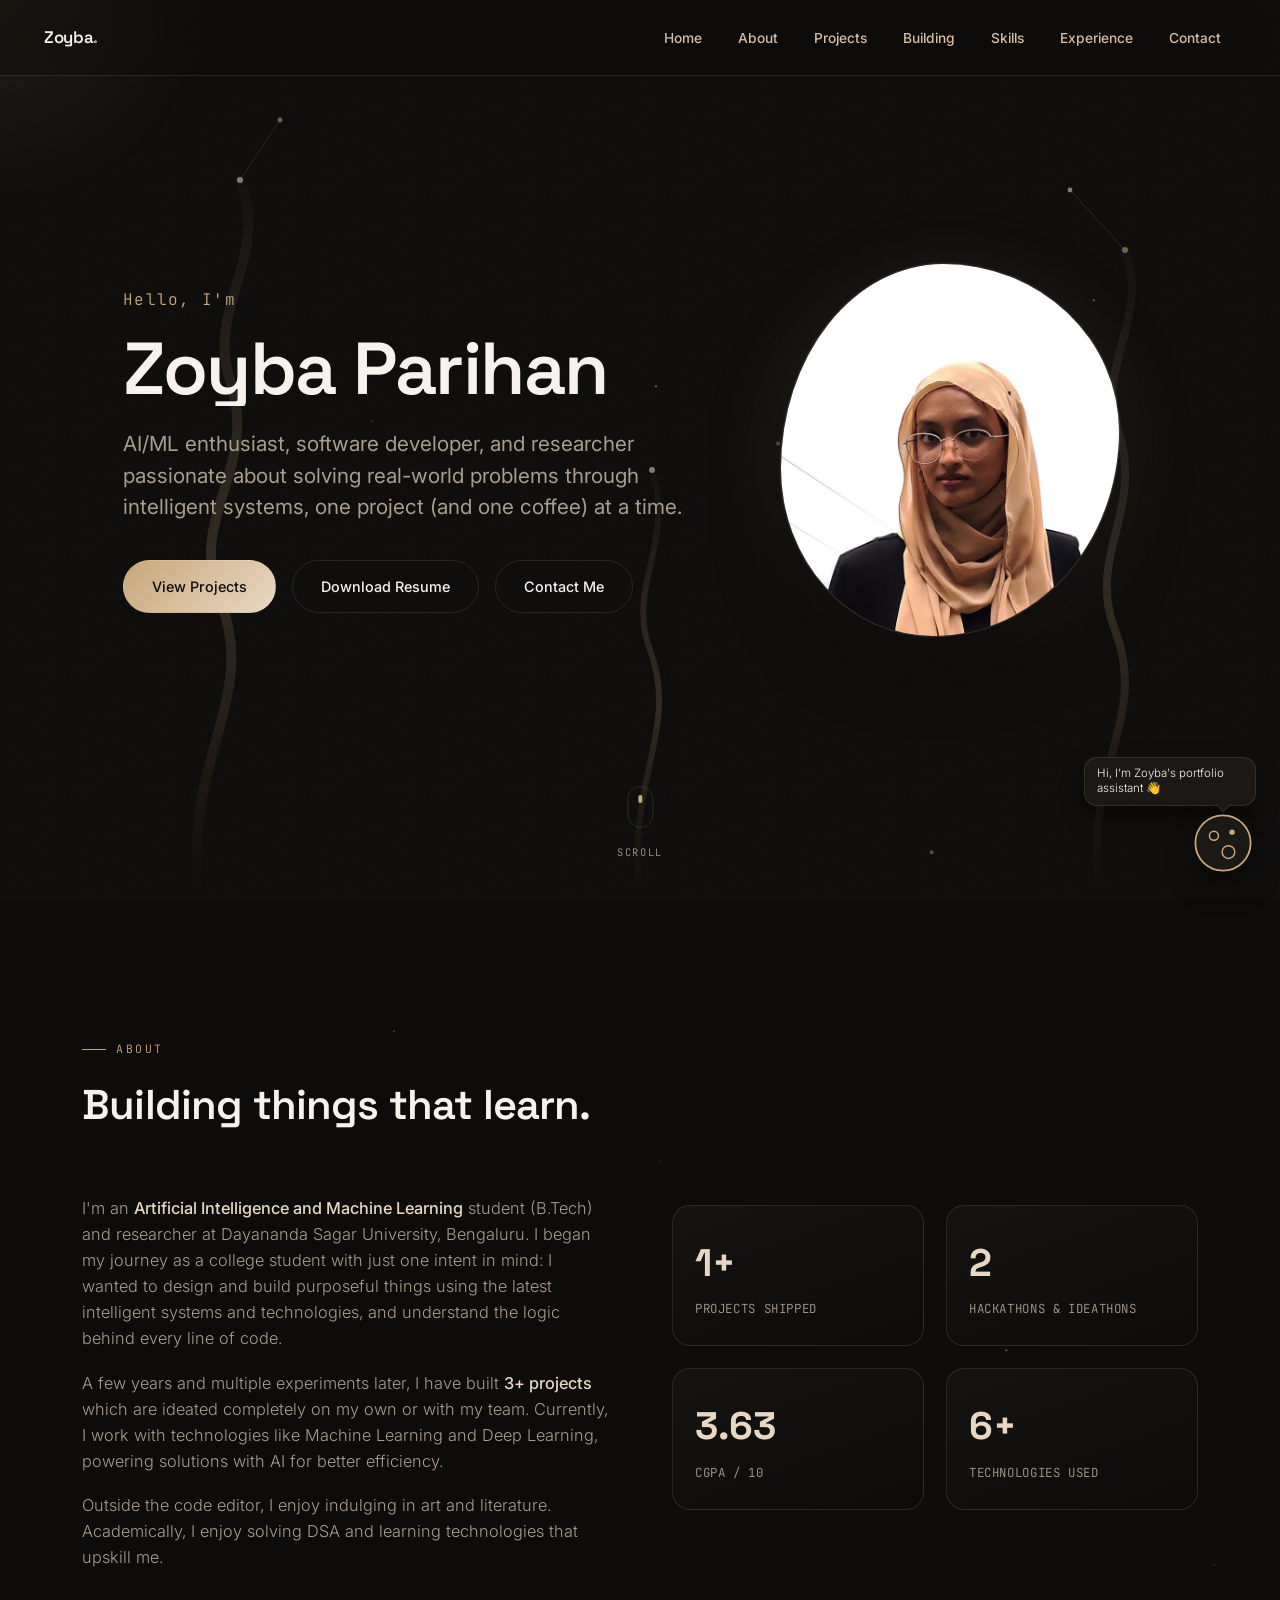
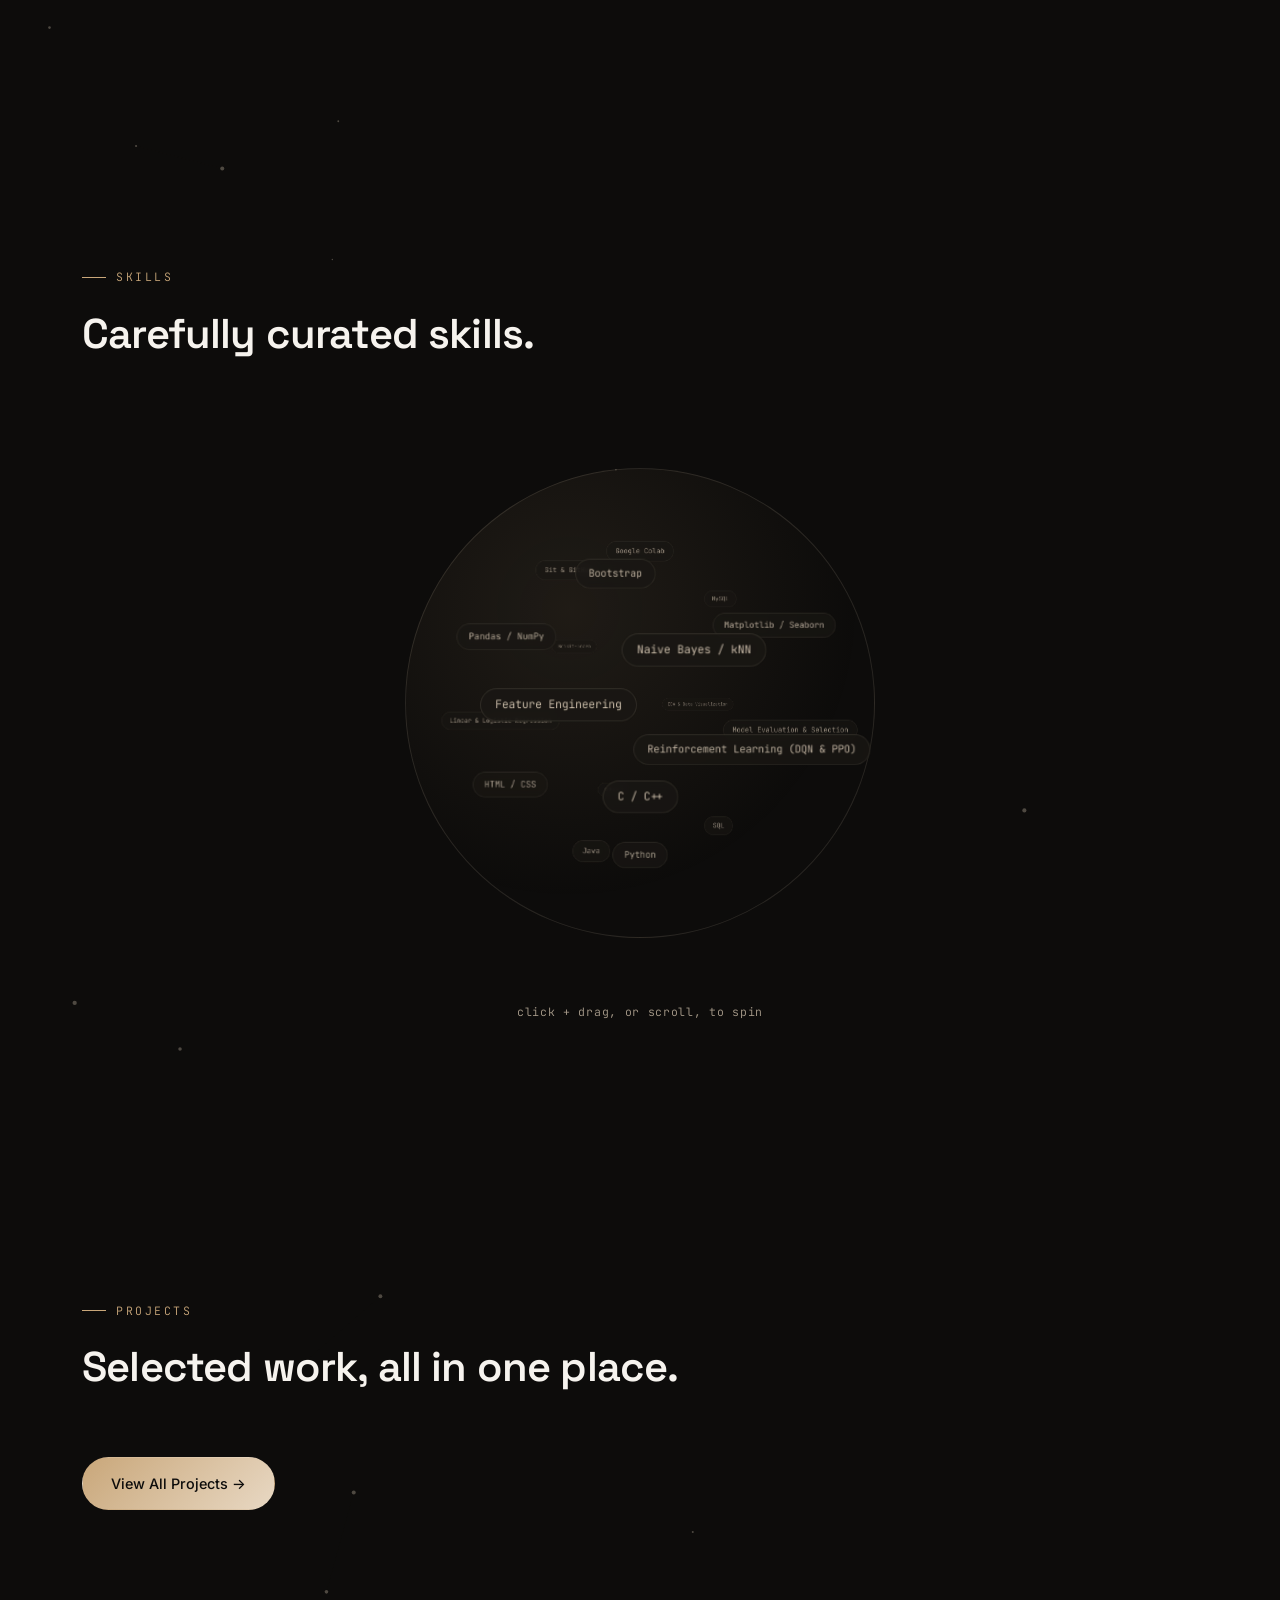
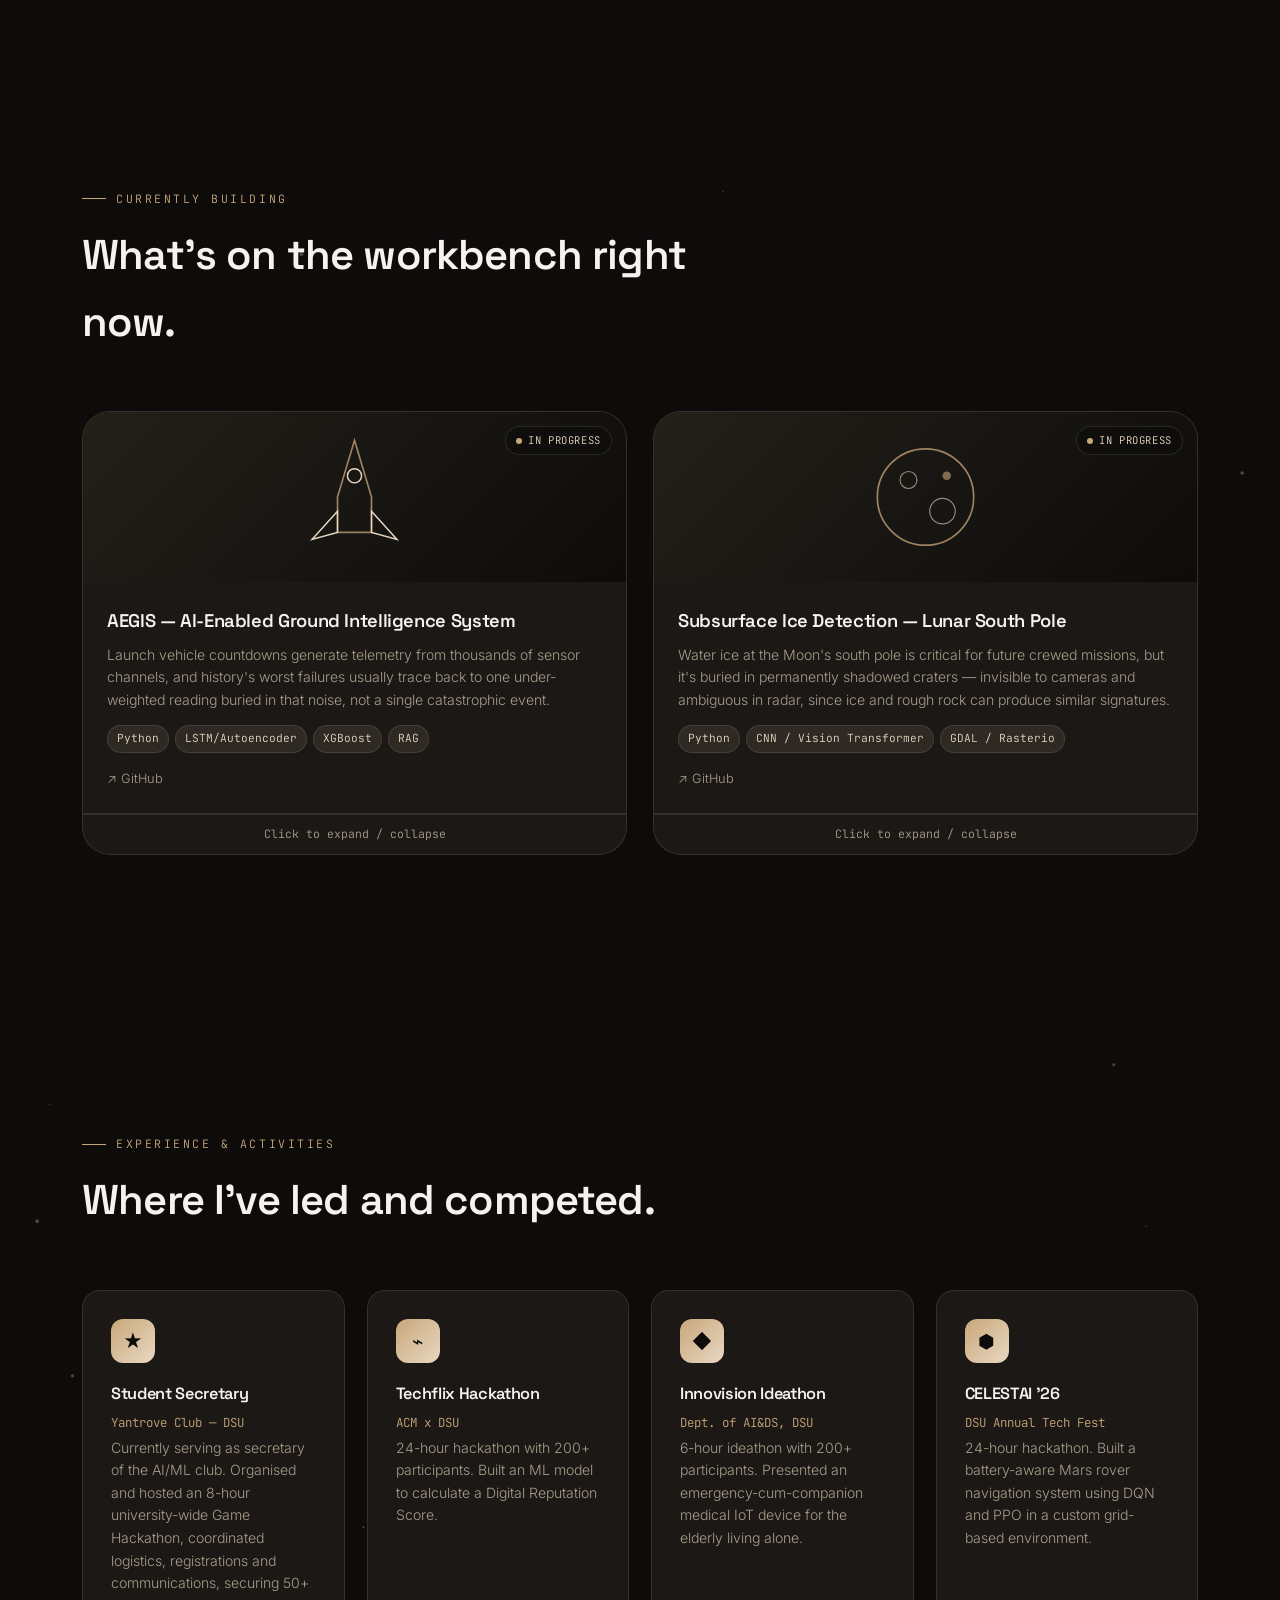
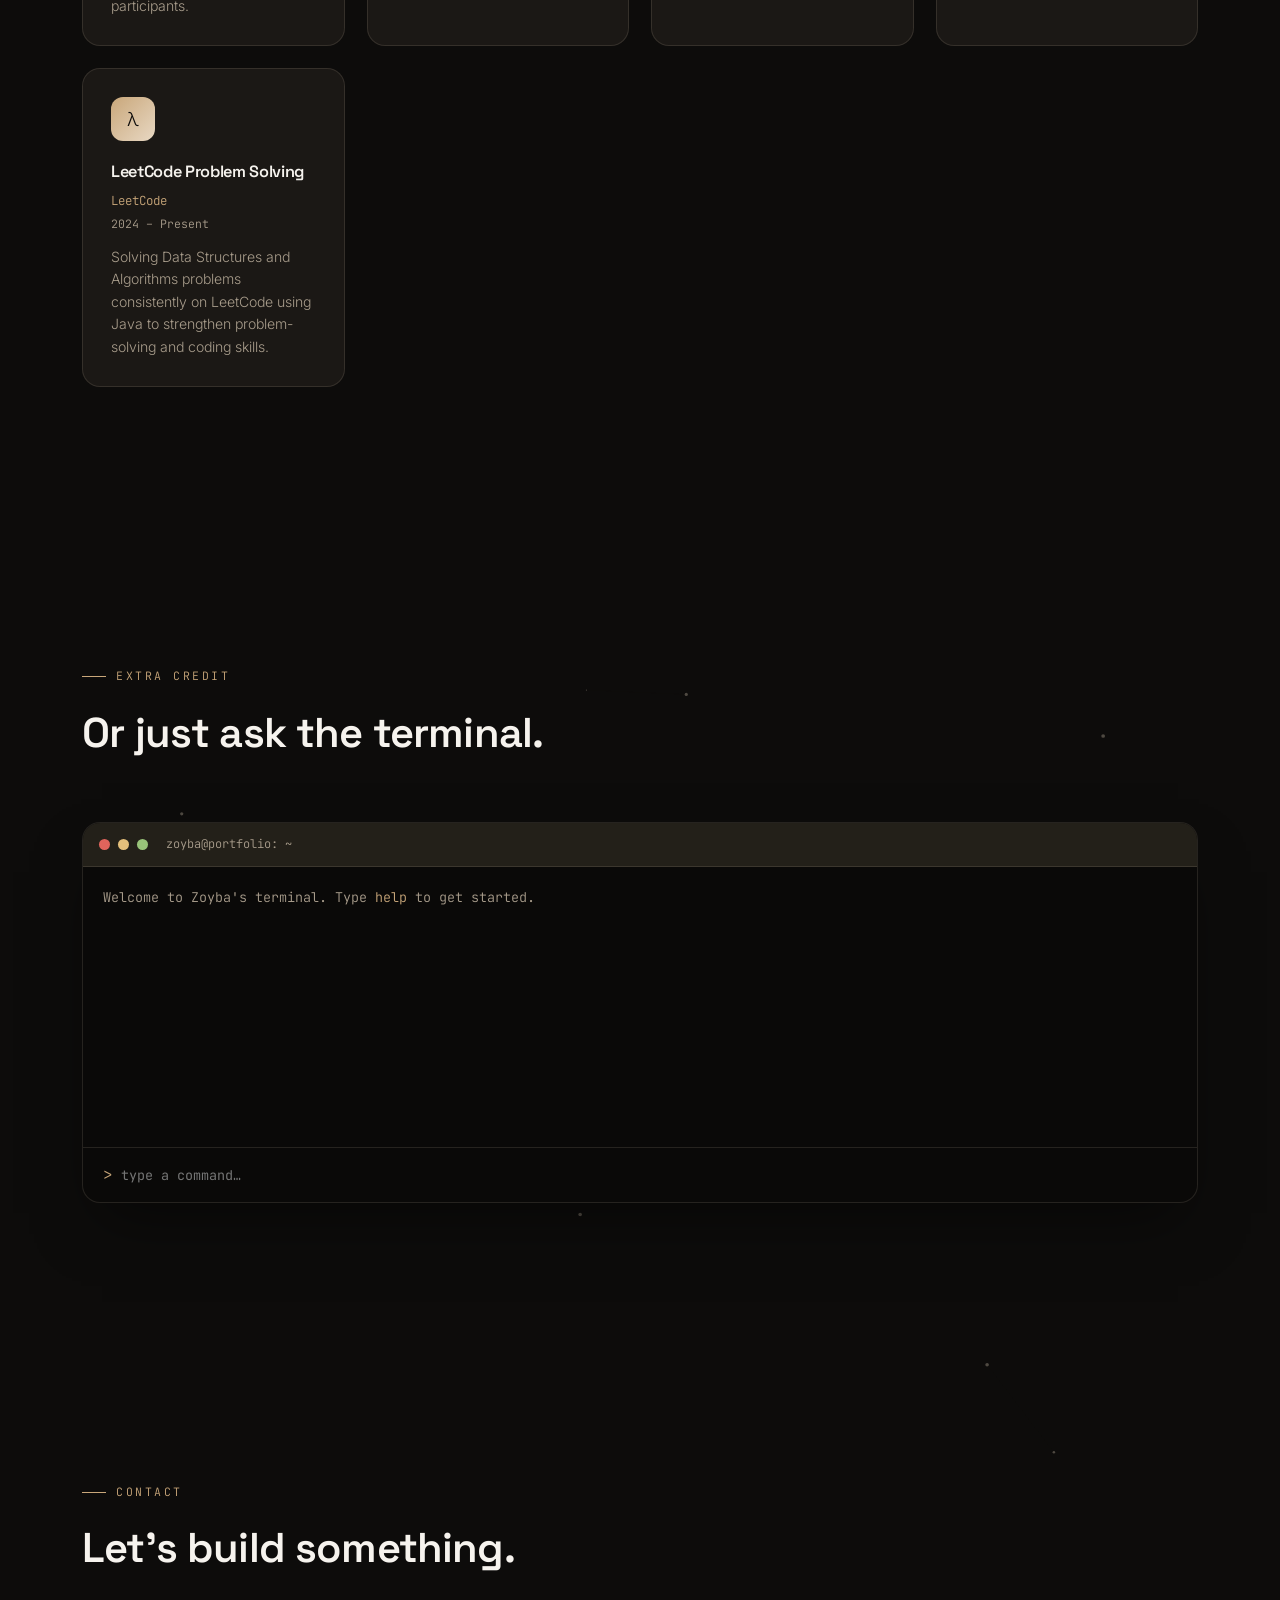
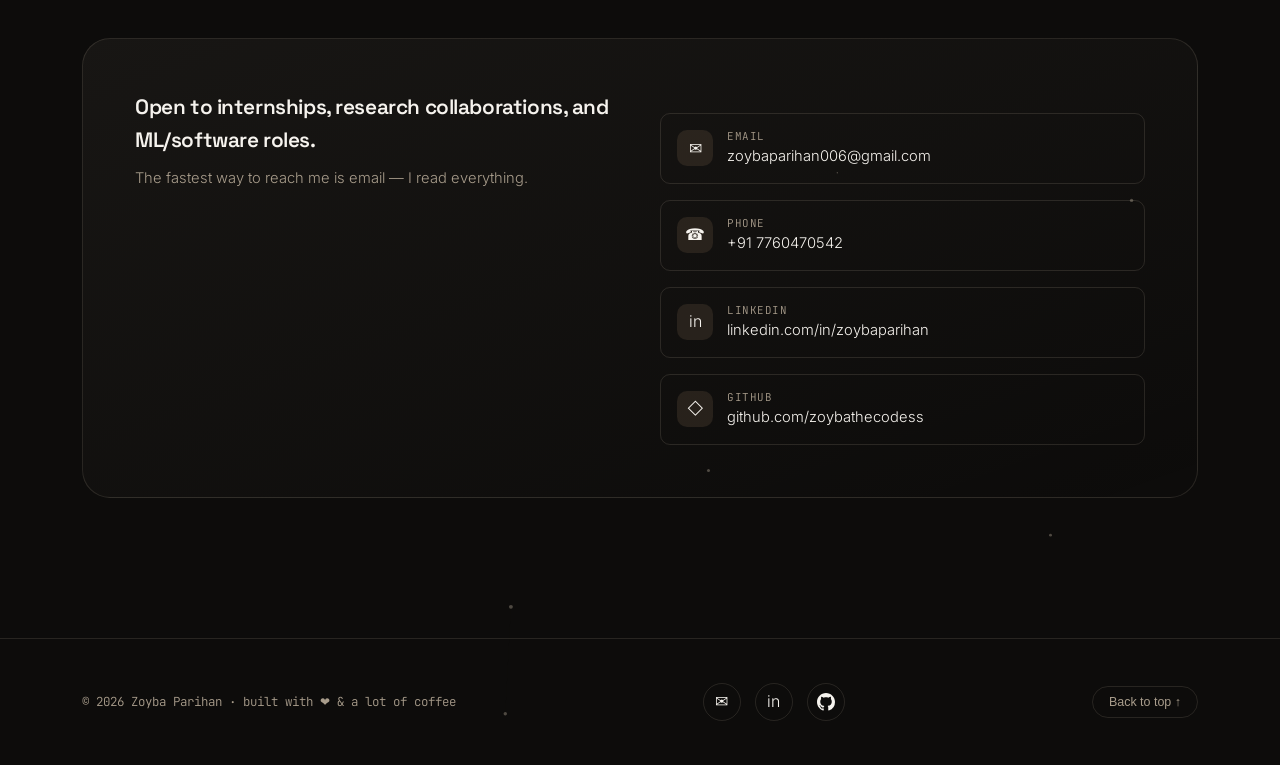
<file: index-source (2).html>
<!DOCTYPE html>
<html lang="en">
<head>
<meta charset="UTF-8">
<meta name="viewport" content="width=device-width, initial-scale=1.0">
<title>Zoyba Parihan — AI/ML Engineer</title>
<link rel="icon" type="image/png" sizes="32x32" href="[data-uri]">
<link rel="apple-touch-icon" sizes="180x180" href="[data-uri]">
<meta name="description" content="Zoyba Parihan — Artificial Intelligence & Machine Learning student, reinforcement learning & applied ML builder.">
<link rel="preconnect" href="https://fonts.googleapis.com">
<link rel="preconnect" href="https://fonts.gstatic.com" crossorigin>
<link href="https://fonts.googleapis.com/css2?family=Space+Grotesk:wght@400;500;600;700&family=Inter:wght@300;400;500;600&family=JetBrains+Mono:wght@400;500&display=swap" rel="stylesheet">
<link rel="stylesheet" href="styles.css">
</head>
<body>

<canvas id="bg-canvas"></canvas>
<div class="grain"></div>
<div id="scroll-progress"></div>
<div id="cursor-glow"></div>

<!-- NAVBAR -->
<nav id="navbar">
  <div class="logo">Zoyba<span>.</span></div>
  <ul class="nav-links">
    <li><a href="#hero">Home</a></li>
    <li><a href="#about">About</a></li>
    <li><a href="#" class="projects-trigger">Projects</a></li>
    <li><a href="#currently-building">Building</a></li>
    <li><a href="#skills">Skills</a></li>
    <li><a href="#experience">Experience</a></li>
    <li><a href="#contact">Contact</a></li>
  </ul>
  <button class="nav-toggle" id="nav-toggle" aria-label="Open menu">☰</button>
</nav>
<div id="mobile-menu">
  <button class="close-btn" id="menu-close" aria-label="Close menu">✕</button>
  <a href="#hero">Home</a>
  <a href="#about">About</a>
  <a href="#" class="projects-trigger">Projects</a>
  <a href="#currently-building">Building</a>
  <a href="#skills">Skills</a>
  <a href="#experience">Experience</a>
  <a href="#contact">Contact</a>
</div>

<!-- HERO -->
<section id="hero">
  <div class="hero-elemental" aria-hidden="true">
    <svg viewBox="0 0 1440 900" preserveAspectRatio="xMidYMax slice">
      <defs>
        <linearGradient id="steamGrad" x1="0" y1="1" x2="0" y2="0">
          <stop offset="0%" stop-color="#c9a77a" stop-opacity="0"/>
          <stop offset="45%" stop-color="#c9a77a" stop-opacity="0.35"/>
          <stop offset="100%" stop-color="#e8d8c3" stop-opacity="0.05"/>
        </linearGradient>
      </defs>
      <!-- rising steam wisps, echoing the coffee-cup mark -->
      <path class="steam-wisp w1" d="M280,900 C260,760 340,700 300,600 C266,516 340,470 310,380 C286,308 350,260 320,180"
            fill="none" stroke="url(#steamGrad)" stroke-width="10" stroke-linecap="round"/>
      <path class="steam-wisp w2" d="M1180,900 C1160,770 1230,720 1195,630 C1166,556 1225,510 1198,430 C1176,364 1230,320 1205,250"
            fill="none" stroke="url(#steamGrad)" stroke-width="8" stroke-linecap="round"/>
      <path class="steam-wisp w3" d="M720,900 C705,780 760,730 730,650 C706,586 755,545 732,470"
            fill="none" stroke="url(#steamGrad)" stroke-width="6" stroke-linecap="round"/>
      <!-- circuit-node accents, echoing the logo's steam-into-circuitry motif -->
      <circle class="circuit-node n1" cx="320" cy="180" r="3" fill="#e8d8c3"/>
      <circle class="circuit-node n2" cx="1205" cy="250" r="3" fill="#c9a77a"/>
      <circle class="circuit-node n3" cx="732" cy="470" r="3" fill="#e8d8c3"/>
      <circle class="circuit-node n4" cx="360" cy="120" r="2.4" fill="#c9a77a"/>
      <line x1="320" y1="180" x2="360" y2="120" stroke="#c9a77a" stroke-width="0.7" opacity="0.4"/>
      <line x1="1205" y1="250" x2="1150" y2="190" stroke="#e8d8c3" stroke-width="0.7" opacity="0.35"/>
      <circle class="circuit-node n2" cx="1150" cy="190" r="2.4" fill="#e8d8c3"/>
    </svg>
  </div>
  <div class="wrap hero-grid">
    <div>
      <div class="hero-greeting reveal">Hello, I'm</div>
      <h1 class="hero-title reveal">Zoyba Parihan</h1>
      <div class="hero-role reveal">AI/ML enthusiast, software developer, and researcher passionate about solving real-world problems through intelligent systems, one project (and one coffee) at a time.</div>
      <div class="hero-btns reveal">
        <a href="#" class="projects-trigger btn btn-primary magnetic">View Projects</a>
        <a href="#" id="download-resume-btn" class="btn btn-outline magnetic">Download Resume</a>
        <a href="#contact" class="btn btn-outline magnetic">Contact Me</a>
      </div>
    </div>
    <div class="hero-photo-wrap reveal">
      <div class="glow-ring"></div>
      <div class="blob-frame">
        <img src="[data-uri]" alt="Zoyba Parihan">
      </div>
    </div>
  </div>
  <div class="scroll-cue">
    <div class="dot-track"><div class="dot"></div></div>
    <span>SCROLL</span>
  </div>
</section>

<!-- ABOUT -->
<section id="about">
  <div class="wrap">
    <div class="section-head reveal">
      <div class="eyebrow">About</div>
      <h2>Building things that learn.</h2>
    </div>
    <div class="about-grid">
      <div class="about-text reveal">
        <p>I'm an <strong>Artificial Intelligence and Machine Learning</strong> student (B.Tech) and researcher at Dayananda Sagar University, Bengaluru. I began my journey as a college student with just one intent in mind: I wanted to design and build purposeful things using the latest intelligent systems and technologies, and understand the logic behind every line of code.</p>
        <p>A few years and multiple experiments later, I have built <strong>3+ projects</strong> which are ideated completely on my own or with my team. Currently, I work with technologies like Machine Learning and Deep Learning, powering solutions with AI for better efficiency.</p>
        <p>Outside the code editor, I enjoy indulging in art and literature. Academically, I enjoy solving DSA and learning technologies that upskill me.</p>
      </div>
      <div class="counters reveal">
        <div class="counter-card"><div class="counter-num" data-target="3" data-suffix="+">0</div><div class="counter-label">PROJECTS SHIPPED</div></div>
        <div class="counter-card"><div class="counter-num" data-target="4" data-suffix="">0</div><div class="counter-label">HACKATHONS &amp; IDEATHONS</div></div>
        <div class="counter-card"><div class="counter-num" data-target="9.08" data-suffix="" data-decimal="true">0</div><div class="counter-label">CGPA / 10</div></div>
        <div class="counter-card"><div class="counter-num" data-target="15" data-suffix="+">0</div><div class="counter-label">TECHNOLOGIES USED</div></div>
      </div>
    </div>
  </div>
</section>

<!-- SKILLS -->
<section id="skills">
  <div class="wrap">
    <div class="section-head reveal">
      <div class="eyebrow">Skills</div>
      <h2>Carefully curated skills.</h2>
    </div>
    <div class="globe-wrap reveal">
      <div id="skills-globe">
        <div id="skills-globe-inner"></div>
      </div>
      <div class="globe-hint">click + drag, or scroll, to spin</div>
    </div>
  </div>
</section>

<!-- PROJECTS -->
<section id="projects">
  <div class="wrap">
    <div class="section-head reveal">
      <div class="eyebrow">Projects</div>
      <h2>Selected work, all in one place.</h2>
    </div>
    <a href="#" class="projects-trigger btn btn-primary magnetic reveal">View All Projects →</a>
  </div>
</section>

<!-- CURRENTLY BUILDING -->
<section id="currently-building">
  <div class="wrap">
    <div class="section-head reveal">
      <div class="eyebrow">Currently Building</div>
      <h2>What's on the workbench right now.</h2>
    </div>
    <div class="projects-grid" id="building-grid"></div>
  </div>
</section>

<!-- EXPERIENCE -->
<section id="experience">
  <div class="wrap">
    <div class="section-head reveal">
      <div class="eyebrow">Experience &amp; Activities</div>
      <h2>Where I've led and competed.</h2>
    </div>
    <div class="exp-grid stagger" id="exp-grid"></div>
  </div>
</section>

<!-- TERMINAL -->
<section id="ai-terminal">
  <div class="wrap">
    <div class="section-head reveal">
      <div class="eyebrow">Extra Credit</div>
      <h2>Or just ask the terminal.</h2>
    </div>
    <div class="terminal-wrap reveal">
      <div class="terminal-bar">
        <div class="dot r"></div><div class="dot y"></div><div class="dot g"></div>
        <div class="terminal-title">zoyba@portfolio: ~</div>
      </div>
      <div id="terminal-output"></div>
      <div class="terminal-input-row">
        <span>&gt;</span>
        <input id="terminal-input" type="text" placeholder="type a command…" autocomplete="off">
      </div>
    </div>
  </div>
</section>

<!-- CONTACT -->
<section id="contact">
  <div class="wrap">
    <div class="section-head reveal">
      <div class="eyebrow">Contact</div>
      <h2>Let's build something.</h2>
    </div>
    <div class="contact-card reveal">
      <div>
        <h3 style="font-size:1.3rem; margin-bottom:10px;">Open to internships, research collaborations, and ML/software roles.</h3>
        <p style="color:var(--muted); font-size:0.92rem;">The fastest way to reach me is email — I read everything.</p>
      </div>
      <div class="contact-list">
        <a class="contact-row" href="mailto:zoybaparihan006@gmail.com">
          <div class="ic">✉</div>
          <div><div class="lbl">Email</div><div class="val">zoybaparihan006@gmail.com</div></div>
        </a>
        <a class="contact-row" href="tel:+917760470542">
          <div class="ic">☎</div>
          <div><div class="lbl">Phone</div><div class="val">+91 7760470542</div></div>
        </a>
        <a class="contact-row" href="https://linkedin.com/in/zoybaparihan" target="_blank" rel="noopener">
          <div class="ic">in</div>
          <div><div class="lbl">LinkedIn</div><div class="val">linkedin.com/in/zoybaparihan</div></div>
        </a>
        <a class="contact-row" href="https://github.com/zoybathecodess" target="_blank" rel="noopener">
          <div class="ic">◇</div>
          <div><div class="lbl">GitHub</div><div class="val">github.com/zoybathecodess</div></div>
        </a>
      </div>
    </div>
  </div>
</section>

<!-- FOOTER -->
<footer>
  <div class="wrap footer-inner">
    <div class="footer-note">© 2026 Zoyba Parihan · built with ❤ &amp; a lot of coffee</div>
    <div class="footer-socials">
      <a href="mailto:zoybaparihan006@gmail.com" aria-label="Email">✉</a>
      <a href="https://linkedin.com/in/zoybaparihan" target="_blank" rel="noopener" aria-label="LinkedIn">in</a>
      <a href="https://github.com/zoybathecodess" target="_blank" rel="noopener" aria-label="GitHub">
        <svg viewBox="0 0 16 16" width="18" height="18" fill="currentColor" xmlns="http://www.w3.org/2000/svg">
          <path d="M8 0C3.58 0 0 3.58 0 8c0 3.54 2.29 6.53 5.47 7.59.4.07.55-.17.55-.38
            0-.19-.01-.82-.01-1.49-2.01.37-2.53-.49-2.69-.94-.09-.23-.48-.94-.82-1.13
            -.28-.15-.68-.52-.01-.53.63-.01 1.08.58 1.23.82.72 1.21 1.87.87 2.33.66.07-.52.28-.87.51-1.07
            -1.78-.2-3.64-.89-3.64-3.95 0-.87.31-1.59.82-2.15-.08-.2-.36-1.02.08-2.12
            0 0 .67-.21 2.2.82.64-.18 1.32-.27 2-.27.68 0 1.36.09 2 .27
            1.53-1.04 2.2-.82 2.2-.82.44 1.1.16 1.92.08 2.12.51.56.82 1.27.82 2.15
            0 3.07-1.87 3.75-3.65 3.95.29.25.54.73.54 1.48
            0 1.07-.01 1.93-.01 2.2 0 .21.15.46.55.38A8.013 8.013 0 0 0 16 8c0-4.42-3.58-8-8-8Z"/>
        </svg>
      </a>
    </div>
    <button id="back-to-top">Back to top ↑</button>
  </div>
</footer>

<!-- CHAT WIDGET -->
<div id="chat-bubble" role="button" tabindex="0" aria-label="Open AI assistant"><span id="chat-bubble-text"></span></div>
<div id="chat-fab-wrap">
  <button id="chat-toggle" aria-label="Open AI assistant">
    <svg viewBox="0 0 64 64" xmlns="http://www.w3.org/2000/svg">
      <circle cx="32" cy="32" r="30.5" fill="#1b1815" stroke="#c9a77a" stroke-width="2"/>
      <circle cx="22" cy="24" r="5" fill="none" stroke="#c9a77a" stroke-width="1.6"/>
      <circle cx="38" cy="42" r="7" fill="none" stroke="#c9a77a" stroke-width="1.6"/>
      <circle cx="42" cy="20" r="3" fill="#c9a77a"/>
    </svg>
  </button>
</div>
<div id="chat-panel">
  <div class="chat-head">Ask about Zoyba<span>An AI-style assistant, answers pulled from her résumé</span></div>
  <div id="chat-body"></div>
  <div class="chat-suggestions" id="chat-suggestions"></div>
  <div class="chat-input-row">
    <input id="chat-input" type="text" placeholder="Type a question…" autocomplete="off">
    <button id="chat-send" aria-label="Send">➤</button>
  </div>
</div>

<!-- EASTER EGG -->
<canvas id="egg-canvas"></canvas>
<div id="egg-overlay">
  <h2>⚡ AI MODE ACTIVATED ⚡</h2>
  <p>// konami_code.detected() → engaging neural overdrive</p>
</div>

<!-- PROJECTS OVERLAY (in-page gallery) -->
<div id="projects-overlay">
  <div class="bg-glow"></div>
  <div class="po-header">
    <button class="back-link" id="close-projects">← Back to portfolio</button>
    <div class="po-page-title">Zoyba's <span>Projects</span></div>
    <div class="po-header-hint">scroll or use ← → to browse</div>
  </div>
  <nav id="menu-strip"></nav>
  <div id="gallery-wrap">
    <button class="nav-arrow" id="arrow-left" aria-label="Previous project">‹</button>
    <div id="gallery"></div>
    <button class="nav-arrow" id="arrow-right" aria-label="Next project">›</button>
  </div>
  <div id="h-progress-track"><div id="h-progress-bar"></div></div>
</div>

<script src="script.js"></script>
</body>
</html>
</file>
<file: styles.css>
/* ============ TOKENS ============ */
:root{
  --matte-black:#0d0c0b;
  --charcoal:#1b1815;
  --charcoal-2:#232019;
  --beige:#d8bea2;
  --sand:#c9a77a;
  --champagne:#e8d8c3;
  --off-white:#f6f3ee;
  --muted:#a99d8c;
  --line:rgba(232,216,195,0.12);
  --glass:rgba(27,24,21,0.55);
  --shadow:rgba(0,0,0,0.45);
  --r-lg:28px;
  --r-md:18px;
  --r-sm:10px;
  --ease:cubic-bezier(.16,1,.3,1);
}
*{box-sizing:border-box; margin:0; padding:0;}
html{scroll-behavior:smooth;}
body{
  background:var(--matte-black);
  color:var(--off-white);
  font-family:'Inter',sans-serif;
  font-weight:300;
  line-height:1.6;
  overflow-x:hidden;
  -webkit-font-smoothing:antialiased;
}
::selection{background:var(--sand); color:var(--matte-black);}
h1,h2,h3,h4{font-family:'Space Grotesk',sans-serif; font-weight:600; letter-spacing:-0.02em;}
.eyebrow{
  font-family:'JetBrains Mono',monospace;
  font-size:0.72rem;
  letter-spacing:0.22em;
  text-transform:uppercase;
  color:var(--sand);
  display:flex; align-items:center; gap:10px;
}
.eyebrow::before{content:''; width:24px; height:1px; background:var(--sand); display:inline-block;}
a{color:inherit; text-decoration:none;}
img{max-width:100%; display:block;}
::-webkit-scrollbar{width:8px;}
::-webkit-scrollbar-track{background:var(--matte-black);}
::-webkit-scrollbar-thumb{background:var(--sand); border-radius:10px;}

.wrap{max-width:1180px; margin:0 auto; padding:0 32px;}
@media (max-width:640px){.wrap{padding:0 20px;}}

/* respect reduced motion */
@media (prefers-reduced-motion: reduce){
  *{animation-duration:0.01ms !important; animation-iteration-count:1 !important; transition-duration:0.01ms !important; scroll-behavior:auto !important;}
}

/* ============ BACKDROP CANVAS (neural constellation) ============ */
#bg-canvas{
  position:fixed; inset:0; z-index:0; opacity:0.55; pointer-events:none;
}
.grain{
  position:fixed; inset:0; z-index:1; pointer-events:none; opacity:0.035;
  background-image:url("data:image/svg+xml,%3Csvg xmlns='http://www.w3.org/2000/svg' width='120' height='120'%3E%3Cfilter id='n'%3E%3CfeTurbulence type='fractalNoise' baseFrequency='0.9' numOctaves='2' stitchTiles='stitch'/%3E%3C/filter%3E%3Crect width='100%25' height='100%25' filter='url(%23n)'/%3E%3C/svg%3E");
}

/* ============ SCROLL PROGRESS ============ */
#scroll-progress{
  position:fixed; top:0; left:0; height:2px; width:0%;
  background:linear-gradient(90deg,var(--sand),var(--champagne));
  z-index:9999; transition:width .1s linear;
}

/* ============ CURSOR GLOW ============ */
#cursor-glow{
  position:fixed; width:420px; height:420px; border-radius:50%;
  background:radial-gradient(circle, rgba(201,167,122,0.10) 0%, rgba(201,167,122,0) 70%);
  pointer-events:none; z-index:2; transform:translate(-50%,-50%);
  transition:opacity .3s ease; opacity:0;
}
@media (hover:hover){#cursor-glow{opacity:1;}}

/* click sparks */
.spark{
  position:fixed; z-index:9500; pointer-events:none; border-radius:50%;
  background:radial-gradient(circle, var(--champagne), var(--sand));
  box-shadow:0 0 6px 1px rgba(201,167,122,0.7);
  animation:spark-fly .6s ease-out forwards;
}
@keyframes spark-fly{
  0%{ transform:translate(0,0) scale(1); opacity:1; }
  100%{ transform:translate(var(--sx), var(--sy)) scale(0); opacity:0; }
}

/* ============ NAVBAR ============ */
nav{
  position:fixed; top:0; left:0; right:0;
  z-index:1000; width:100%;
  display:flex; align-items:center; justify-content:space-between;
  padding:24px 44px;
  background:rgba(13,12,11,0.4);
  backdrop-filter:blur(18px) saturate(140%);
  -webkit-backdrop-filter:blur(18px) saturate(140%);
  border-bottom:1px solid var(--line);
  transition:padding .4s var(--ease), background .4s var(--ease);
}
nav.shrink{padding:14px 44px; background:rgba(13,12,11,0.82);}
.logo{font-family:'Space Grotesk',sans-serif; font-weight:600; font-size:1.05rem; letter-spacing:-0.02em;}
.logo span{color:var(--sand);}
.nav-links{display:flex; align-items:center; gap:6px; list-style:none;}
.nav-links a{
  font-size:0.86rem; padding:8px 15px; border-radius:999px; color:var(--beige);
  transition:color .3s ease, background .3s ease; font-weight:500;
}
.nav-links a:hover, .nav-links a:focus-visible{color:var(--champagne); background:rgba(232,216,195,0.08);}
.nav-toggle{display:none; background:none; border:none; color:var(--beige); font-size:1.4rem; cursor:pointer; margin-left:16px;}
@media (max-width:860px){
  .nav-links{display:none;}
  .nav-toggle{display:block;}
}
#mobile-menu{
  position:fixed; inset:0; z-index:999; background:rgba(13,12,11,0.97);
  display:flex; flex-direction:column; align-items:center; justify-content:center; gap:26px;
  opacity:0; pointer-events:none; transition:opacity .35s ease;
}
#mobile-menu.open{opacity:1; pointer-events:all;}
#mobile-menu a{font-family:'Space Grotesk',sans-serif; font-size:1.6rem; color:var(--beige);}
#mobile-menu .close-btn{position:absolute; top:28px; right:28px; font-size:1.8rem; background:none; border:none; color:var(--off-white);}

/* ============ SECTION BASE ============ */
section{position:relative; z-index:2; padding:140px 0;}
@media (max-width:640px){section{padding:90px 0;}}
.reveal{opacity:0; transform:translateY(36px); transition:opacity .9s var(--ease), transform .9s var(--ease);}
.reveal.in{opacity:1; transform:translateY(0);}
.stagger > *{opacity:0; transform:translateY(28px); transition:opacity .7s var(--ease), transform .7s var(--ease);}
.stagger.in > *{opacity:1; transform:translateY(0);}
.stagger.in > *:nth-child(1){transition-delay:.05s;}
.stagger.in > *:nth-child(2){transition-delay:.14s;}
.stagger.in > *:nth-child(3){transition-delay:.23s;}
.stagger.in > *:nth-child(4){transition-delay:.32s;}
.stagger.in > *:nth-child(5){transition-delay:.41s;}
.stagger.in > *:nth-child(6){transition-delay:.5s;}

/* ============ HERO ============ */
#hero{
  min-height:100vh; display:flex; align-items:center; padding-top:140px;
  position:relative; overflow:hidden;
}
.hero-elemental{
  position:absolute; inset:0; z-index:0; pointer-events:none; overflow:hidden;
  opacity:0.55;
}
.hero-elemental svg{position:absolute; width:100%; height:100%;}
.steam-wisp{
  animation:steamRise 9s ease-in-out infinite;
  transform-origin:center bottom;
}
.steam-wisp.w2{animation-duration:11s; animation-delay:1.5s;}
.steam-wisp.w3{animation-duration:13s; animation-delay:3s;}
@keyframes steamRise{
  0%{ transform:translateY(10px) scaleY(0.96); opacity:0.25; }
  50%{ transform:translateY(-14px) scaleY(1.03); opacity:0.55; }
  100%{ transform:translateY(10px) scaleY(0.96); opacity:0.25; }
}
.circuit-node{ animation:nodePulse 4s ease-in-out infinite; }
.circuit-node.n2{ animation-delay:1.1s; }
.circuit-node.n3{ animation-delay:2.2s; }
.circuit-node.n4{ animation-delay:0.6s; }
@keyframes nodePulse{
  0%,100%{ opacity:0.35; r:2.6; }
  50%{ opacity:0.95; r:3.6; }
}
.hero-grid{
  display:grid; grid-template-columns:1.15fr 0.85fr; gap:60px; align-items:center;
  position:relative; z-index:1;
}
@media (max-width:900px){.hero-grid{grid-template-columns:1fr; text-align:center;}}
.hero-greeting{font-family:'JetBrains Mono',monospace; color:var(--sand); font-size:1rem; letter-spacing:0.08em; margin-bottom:18px;}
.hero-title{
  font-size:clamp(2.6rem, 6.4vw, 4.6rem); line-height:1.03; margin-bottom:22px;
  background:linear-gradient(120deg,var(--off-white) 40%, var(--champagne) 65%, var(--sand) 100%);
  -webkit-background-clip:text; background-clip:text; color:transparent;
  background-size:200% auto; animation:shine 8s linear infinite;
}
@keyframes shine{0%{background-position:0% center;}100%{background-position:200% center;}}
.hero-role{font-size:clamp(1.05rem,2vw,1.3rem); color:var(--muted); font-weight:400; margin-bottom:38px; max-width:560px; line-height:1.5;}
@media (max-width:900px){.hero-role{margin-left:auto; margin-right:auto;}}
.hero-btns{display:flex; gap:16px; flex-wrap:wrap;}
@media (max-width:900px){.hero-btns{justify-content:center;}}
.btn{
  position:relative; padding:14px 28px; border-radius:999px; font-size:0.9rem; font-weight:500;
  display:inline-flex; align-items:center; gap:8px; cursor:pointer; border:1px solid transparent;
  transition:transform .25s var(--ease);
  isolation:isolate;
}
.btn-primary{background:linear-gradient(135deg,var(--sand),var(--champagne)); color:var(--matte-black);}
.btn-outline{border-color:var(--line); color:var(--off-white); backdrop-filter:blur(10px);}
.btn:hover{transform:translateY(-3px);}
.btn-outline:hover{border-color:var(--sand); background:rgba(201,167,122,0.08);}

.hero-photo-wrap{position:relative; display:flex; justify-content:center;}
.blob-frame{
  position:relative; width:min(340px, 76vw); aspect-ratio:1/1.1;
  border-radius:48% 52% 55% 45% / 55% 45% 55% 45%;
  overflow:hidden; border:1px solid var(--line);
  box-shadow:0 30px 80px -20px rgba(0,0,0,0.6), 0 0 0 1px rgba(232,216,195,0.05);
  animation:blobmorph 12s ease-in-out infinite;
}
.blob-frame img{width:100%; height:100%; object-fit:cover; object-position:center center;}
@keyframes blobmorph{
  0%,100%{border-radius:48% 52% 55% 45% / 55% 45% 55% 45%;}
  50%{border-radius:55% 45% 48% 52% / 45% 55% 48% 52%;}
}
.glow-ring{
  position:absolute; inset:-30px; border-radius:50%;
  background:radial-gradient(circle, rgba(201,167,122,0.25), transparent 70%);
  filter:blur(20px); z-index:-1; animation:pulse 4s ease-in-out infinite;
}
@keyframes pulse{0%,100%{opacity:.5; transform:scale(1);}50%{opacity:.9; transform:scale(1.06);}}

.scroll-cue{position:absolute; bottom:36px; left:50%; transform:translateX(-50%); text-align:center; z-index:3;}
.scroll-cue .dot-track{width:26px; height:42px; border:1px solid var(--line); border-radius:20px; margin:0 auto 10px; position:relative;}
.scroll-cue .dot{width:4px; height:8px; background:var(--sand); border-radius:4px; position:absolute; top:8px; left:50%; transform:translateX(-50%); animation:scrolldot 1.8s ease-in-out infinite;}
@keyframes scrolldot{0%{top:8px; opacity:1;}80%{top:24px; opacity:0;}100%{top:8px; opacity:0;}}
.scroll-cue span{font-family:'JetBrains Mono',monospace; font-size:0.65rem; color:var(--muted); letter-spacing:0.15em;}

/* ============ SECTION HEADERS ============ */
.section-head{margin-bottom:56px; max-width:640px;}
.section-head h2{font-size:clamp(1.8rem,3.6vw,2.6rem); margin-top:14px;}
.section-head p{color:var(--muted); margin-top:14px; font-size:1rem;}

/* ============ ABOUT ============ */
.about-grid{display:grid; grid-template-columns:1fr 1fr; gap:64px; align-items:start;}
@media (max-width:860px){.about-grid{grid-template-columns:1fr;}}
.about-text p{color:var(--muted); margin-bottom:18px; font-size:1.02rem;}
.about-text strong{color:var(--champagne); font-weight:500;}
.counters{display:grid; grid-template-columns:repeat(2,1fr); gap:22px; margin-top:10px;}
.counter-card{
  padding:26px 22px; border:1px solid var(--line); border-radius:var(--r-md);
  background:linear-gradient(160deg, rgba(232,216,195,0.04), rgba(0,0,0,0));
  transition:border-color .3s ease, transform .3s var(--ease);
}
.counter-card:hover{border-color:var(--sand); transform:translateY(-4px);}
.counter-num{font-family:'Space Grotesk',sans-serif; font-size:2.4rem; font-weight:700; color:var(--champagne);}
.counter-label{font-size:0.78rem; color:var(--muted); font-family:'JetBrains Mono',monospace; letter-spacing:0.05em; margin-top:6px;}

/* ============ SKILLS GLOBE ============ */
.globe-wrap{display:flex; flex-direction:column; align-items:center; gap:20px;}
#skills-globe{
  position:relative; width:min(560px,92vw); height:min(560px,92vw);
  margin:0 auto; cursor:grab; touch-action:none;
}
#skills-globe:active{cursor:grabbing;}
#skills-globe::before{
  content:''; position:absolute; inset:8%; border-radius:50%;
  background:radial-gradient(circle at 35% 30%, rgba(201,167,122,0.10), transparent 65%);
  border:1px solid var(--line); pointer-events:none;
}
#skills-globe-inner{position:absolute; inset:0;}
.skill-pill{
  position:absolute; top:50%; left:50%;
  padding:7px 15px; border-radius:999px; border:1px solid var(--line);
  background:rgba(27,24,21,0.85); backdrop-filter:blur(6px);
  font-family:'JetBrains Mono',monospace; font-size:0.74rem; white-space:nowrap; color:var(--champagne);
  will-change:transform, opacity; cursor:default;
  transition:background .25s ease, border-color .25s ease;
}
.skill-pill:hover{border-color:var(--sand); background:rgba(201,167,122,0.2); color:var(--off-white);}
.globe-hint{font-family:'JetBrains Mono',monospace; font-size:0.72rem; color:var(--muted); letter-spacing:0.06em; text-align:center;}

/* ============ PROJECTS ============ */
.projects-grid{display:grid; grid-template-columns:repeat(auto-fit,minmax(320px,1fr)); gap:26px;}
.project-card{
  border:1px solid var(--line); border-radius:var(--r-lg); overflow:hidden; background:var(--charcoal);
  cursor:pointer; transition:transform .4s var(--ease), border-color .4s ease; position:relative;
}
.project-card:hover{transform:translateY(-8px); border-color:var(--sand);}
.project-visual{
  height:170px; position:relative; overflow:hidden;
  background:linear-gradient(135deg, var(--charcoal-2), var(--matte-black));
}
.project-visual svg{position:absolute; inset:0; width:100%; height:100%;}
.project-tag{position:absolute; top:14px; left:14px; font-family:'JetBrains Mono',monospace; font-size:0.68rem; color:var(--sand); background:rgba(13,12,11,0.6); padding:5px 10px; border-radius:999px; border:1px solid var(--line);}
.project-body{padding:24px;}
.project-body h3{font-size:1.15rem; margin-bottom:8px;}
.project-body .p-sub{color:var(--muted); font-size:0.88rem; margin-bottom:14px;}
.stack-row{display:flex; flex-wrap:wrap; gap:6px; margin-bottom:16px;}
.stack-chip{font-size:0.7rem; font-family:'JetBrains Mono',monospace; padding:4px 9px; border-radius:999px; background:rgba(216,190,162,0.1); color:var(--champagne); border:1px solid var(--line);}
.project-links{display:flex; gap:14px;}
.project-links a{font-size:0.8rem; color:var(--muted); display:flex; align-items:center; gap:5px; transition:color .3s ease;}
.project-links a:hover{color:var(--sand);}
.project-detail{
  max-height:0; overflow:hidden; transition:max-height .5s var(--ease), padding .5s var(--ease);
  padding:0 24px; border-top:1px solid var(--line);
}
.project-card.expanded .project-detail{max-height:600px; padding:20px 24px 24px;}
.project-detail h4{font-size:0.78rem; text-transform:uppercase; letter-spacing:0.08em; color:var(--sand); margin:14px 0 6px; font-family:'JetBrains Mono',monospace;}
.project-detail h4:first-child{margin-top:0;}
.project-detail p{font-size:0.88rem; color:var(--muted);}
.expand-hint{font-size:0.72rem; color:var(--muted); text-align:center; padding:10px; font-family:'JetBrains Mono',monospace; border-top:1px solid var(--line);}
.progress-badge{
  position:absolute; top:14px; right:14px; display:flex; align-items:center; gap:6px;
  font-family:'JetBrains Mono',monospace; font-size:0.66rem; letter-spacing:0.06em; text-transform:uppercase;
  color:var(--champagne); background:rgba(13,12,11,0.6); padding:5px 10px; border-radius:999px; border:1px solid var(--line);
}
.progress-badge .live-dot{width:6px; height:6px; border-radius:50%; background:var(--sand); animation:livepulse 1.6s ease-in-out infinite;}
@keyframes livepulse{0%,100%{opacity:1; transform:scale(1);}50%{opacity:0.4; transform:scale(0.7);}}

/* ============ EXPERIENCE CARDS ============ */
.exp-grid{display:grid; grid-template-columns:repeat(auto-fit,minmax(260px,1fr)); gap:22px;}
.exp-card{
  padding:28px; border:1px solid var(--line); border-radius:var(--r-md); background:var(--charcoal);
  transition:transform .35s var(--ease), border-color .35s ease;
}
.exp-card:hover{transform:translateY(-6px); border-color:var(--sand);}
.exp-icon{width:44px; height:44px; border-radius:12px; background:linear-gradient(135deg,var(--sand),var(--champagne)); display:flex; align-items:center; justify-content:center; margin-bottom:18px; font-size:1.2rem; color:var(--matte-black);}
.exp-card h4{font-size:1.02rem; margin-bottom:6px;}
.exp-card .exp-org{font-size:0.78rem; color:var(--sand); font-family:'JetBrains Mono',monospace; margin-bottom:4px;}
.exp-card .exp-date{font-size:0.72rem; color:var(--muted); font-family:'JetBrains Mono',monospace; margin-bottom:12px;}
.exp-card p{font-size:0.88rem; color:var(--muted); margin-top:4px;}

/* ============ TERMINAL ============ */
.terminal-wrap{border:1px solid var(--line); border-radius:var(--r-md); background:#0a0908; overflow:hidden; box-shadow:0 30px 60px -20px rgba(0,0,0,0.5);}
.terminal-bar{display:flex; align-items:center; gap:8px; padding:12px 16px; background:var(--charcoal-2); border-bottom:1px solid var(--line);}
.terminal-bar .dot{width:11px; height:11px; border-radius:50%;}
.terminal-bar .r{background:#e0645c;} .terminal-bar .y{background:#e5c07b;} .terminal-bar .g{background:#98c379;}
.terminal-title{margin-left:10px; font-family:'JetBrains Mono',monospace; font-size:0.75rem; color:var(--muted);}
#terminal-output{padding:20px; height:280px; overflow-y:auto; font-family:'JetBrains Mono',monospace; font-size:0.84rem; color:var(--off-white);}
#terminal-output .line{margin-bottom:6px; line-height:1.6;}
#terminal-output .prompt-tag{color:var(--sand);}
#terminal-output .muted-line{color:var(--muted);}
.terminal-input-row{display:flex; align-items:center; gap:8px; padding:14px 20px; border-top:1px solid var(--line);}
.terminal-input-row span{color:var(--sand); font-family:'JetBrains Mono',monospace;}
#terminal-input{flex:1; background:none; border:none; outline:none; color:var(--off-white); font-family:'JetBrains Mono',monospace; font-size:0.84rem;}

/* ============ CHAT WIDGET ============ */
#chat-fab-wrap{
  position:fixed; bottom:28px; right:28px; width:58px; height:58px; z-index:900;
}
#chat-toggle{
  position:absolute; inset:0; width:58px; height:58px; border-radius:50%; z-index:1;
  background:transparent; border:none; cursor:pointer;
  display:flex; align-items:center; justify-content:center; color:var(--matte-black);
  box-shadow:0 14px 30px rgba(0,0,0,0.4); transition:transform .3s var(--ease);
  padding:0; overflow:hidden;
}
#chat-toggle svg{width:100%; height:100%; display:block;}
#chat-toggle:hover{transform:scale(1.08);}
#chat-bubble{
  position:fixed; bottom:94px; right:24px; z-index:899; max-width:172px;
  background:var(--charcoal); border:1px solid var(--line); border-radius:13px;
  padding:8px 12px; font-size:0.72rem; line-height:1.35; color:var(--off-white);
  box-shadow:0 10px 22px rgba(0,0,0,0.4);
  opacity:0; transform:translateY(6px) scale(0.95); transform-origin:bottom right;
  transition:opacity .4s var(--ease), transform .4s var(--ease);
  pointer-events:none; cursor:pointer;
}
#chat-bubble.show{opacity:1; transform:translateY(0) scale(1); pointer-events:auto;}
#chat-bubble::after{
  content:''; position:absolute; bottom:-5px; right:26px; width:10px; height:10px;
  background:var(--charcoal); border-right:1px solid var(--line); border-bottom:1px solid var(--line);
  transform:rotate(45deg);
}
#chat-panel{
  position:fixed; bottom:98px; right:28px; width:340px; max-width:88vw; height:480px; z-index:900;
  background:var(--charcoal); border:1px solid var(--line); border-radius:var(--r-md); overflow:hidden;
  display:flex; flex-direction:column; box-shadow:0 30px 60px rgba(0,0,0,0.5);
  transform:translateY(20px) scale(0.96); opacity:0; pointer-events:none; transition:all .35s var(--ease);
}
#chat-panel.open{transform:translateY(0) scale(1); opacity:1; pointer-events:all;}
.chat-head{padding:16px 18px; border-bottom:1px solid var(--line); font-family:'Space Grotesk',sans-serif; font-weight:600; font-size:0.92rem;}
.chat-head span{display:block; font-family:'JetBrains Mono',monospace; font-weight:400; font-size:0.68rem; color:var(--sand); margin-top:2px;}
#chat-body{flex:1; overflow-y:auto; padding:16px; display:flex; flex-direction:column; gap:12px;}
.chat-msg{font-size:0.84rem; max-width:88%; padding:10px 14px; border-radius:14px; line-height:1.5;}
.chat-msg.bot{background:rgba(232,216,195,0.08); border:1px solid var(--line); align-self:flex-start; border-bottom-left-radius:4px;}
.chat-msg.user{background:var(--sand); color:var(--matte-black); align-self:flex-end; border-bottom-right-radius:4px;}
.chat-suggestions{
  display:flex; flex-wrap:nowrap; gap:5px; padding:8px 12px; border-top:1px solid var(--line);
  overflow-x:auto; scrollbar-width:thin; flex:0 0 auto;
}
.chat-suggestions::-webkit-scrollbar{height:4px;}
.chat-chip{
  font-size:0.62rem; padding:5px 9px; border-radius:999px; border:1px solid var(--line); color:var(--muted);
  cursor:pointer; font-family:'JetBrains Mono',monospace; background:none; white-space:nowrap; flex:0 0 auto;
}
.chat-chip:hover{border-color:var(--sand); color:var(--off-white);}
.chat-input-row{display:flex; align-items:center; gap:8px; padding:12px 14px; border-top:1px solid var(--line); flex:0 0 auto;}
#chat-input{
  flex:1; background:rgba(232,216,195,0.06); border:1px solid var(--line); border-radius:999px;
  padding:10px 16px; color:var(--off-white); font-family:'Inter',sans-serif; font-size:0.84rem; outline:none;
  transition:border-color .3s ease;
}
#chat-input:focus{border-color:var(--sand);}
#chat-input::placeholder{color:var(--muted);}
#chat-send{
  width:38px; height:38px; border-radius:50%; border:none; flex:0 0 auto; cursor:pointer;
  background:linear-gradient(135deg,var(--sand),var(--champagne)); color:var(--matte-black); font-size:0.95rem;
  display:flex; align-items:center; justify-content:center; transition:transform .25s var(--ease);
}
#chat-send:hover{transform:scale(1.08);}

/* ============ CONTACT ============ */
.contact-card{
  border:1px solid var(--line); border-radius:var(--r-lg); padding:52px; background:linear-gradient(160deg, rgba(232,216,195,0.05), rgba(0,0,0,0));
  display:grid; grid-template-columns:1fr 1fr; gap:40px;
}
@media (max-width:760px){.contact-card{grid-template-columns:1fr; padding:32px;}}
.contact-list{display:flex; flex-direction:column; gap:16px; margin-top:22px;}
.contact-row{display:flex; align-items:center; gap:14px; padding:14px 16px; border:1px solid var(--line); border-radius:var(--r-sm); transition:border-color .3s ease, transform .3s var(--ease);}
.contact-row:hover{border-color:var(--sand); transform:translateX(6px);}
.contact-row .ic{width:36px; height:36px; border-radius:10px; background:rgba(201,167,122,0.12); display:flex; align-items:center; justify-content:center; font-size:1rem;}
.contact-row .lbl{font-size:0.68rem; color:var(--muted); font-family:'JetBrains Mono',monospace; text-transform:uppercase; letter-spacing:0.05em;}
.contact-row .val{font-size:0.92rem;}

/* ============ FOOTER ============ */
footer{padding:44px 0; border-top:1px solid var(--line); position:relative; z-index:2;}
.footer-inner{display:flex; justify-content:space-between; align-items:center; flex-wrap:wrap; gap:16px;}
.footer-socials{display:flex; gap:14px;}
.footer-socials a{width:38px; height:38px; border-radius:50%; border:1px solid var(--line); display:flex; align-items:center; justify-content:center; transition:all .3s ease;}
.footer-socials a:hover{border-color:var(--sand); color:var(--sand); transform:translateY(-3px);}
.footer-note{font-size:0.78rem; color:var(--muted); font-family:'JetBrains Mono',monospace;}
#back-to-top{background:none; border:1px solid var(--line); color:var(--muted); border-radius:999px; padding:8px 16px; font-size:0.78rem; cursor:pointer; transition:all .3s ease;}
#back-to-top:hover{border-color:var(--sand); color:var(--sand);}

/* magnetic wrapper */
.magnetic{display:inline-block;}

/* easter egg overlay */
#egg-overlay{
  position:fixed; inset:0; z-index:9998; background:rgba(13,12,11,0.92); display:flex; align-items:center; justify-content:center;
  opacity:0; pointer-events:none; transition:opacity .5s ease; text-align:center; flex-direction:column; gap:14px;
}
#egg-overlay.show{opacity:1; pointer-events:all;}
#egg-overlay h2{font-size:2.2rem; background:linear-gradient(90deg,var(--sand),var(--champagne)); -webkit-background-clip:text; color:transparent;}
#egg-overlay p{color:var(--muted); font-family:'JetBrains Mono',monospace; font-size:0.85rem;}
#egg-canvas{position:fixed; inset:0; z-index:9997; pointer-events:none; opacity:0; transition:opacity .5s ease;}
#egg-canvas.show{opacity:1;}

/* ============ PROJECTS OVERLAY (in-page gallery) ============ */
#projects-overlay{
  position:fixed; inset:0; z-index:5000; background:var(--matte-black);
  display:flex; flex-direction:column; opacity:0; pointer-events:none;
  transition:opacity .45s var(--ease); overflow:hidden;
}
#projects-overlay.open{opacity:1; pointer-events:all;}
#projects-overlay .bg-glow{
  position:absolute; inset:0; z-index:0; pointer-events:none;
  background:radial-gradient(circle at 20% 20%, rgba(201,167,122,0.08), transparent 45%),
             radial-gradient(circle at 85% 75%, rgba(232,216,195,0.06), transparent 45%);
}
#projects-overlay .po-header{
  position:relative; z-index:5; display:flex; align-items:center; justify-content:space-between;
  padding:20px 32px; border-bottom:1px solid var(--line);
  background:var(--glass); backdrop-filter:blur(14px); flex:0 0 auto;
}
.back-link{display:flex; align-items:center; gap:8px; font-size:0.86rem; color:var(--muted); transition:color .3s ease; background:none; border:none; cursor:pointer; font-family:'Inter',sans-serif;}
.back-link:hover{color:var(--sand);}
.po-page-title{font-size:1.05rem; font-family:'Space Grotesk',sans-serif; font-weight:600;}
.po-page-title span{color:var(--sand);}
.po-header-hint{font-family:'JetBrains Mono',monospace; font-size:0.68rem; color:var(--muted); display:flex; align-items:center; gap:8px;}
@media (max-width:700px){.po-header-hint{display:none;}}

#menu-strip{
  position:relative; z-index:5; display:flex; gap:10px; padding:14px 32px; overflow-x:auto;
  border-bottom:1px solid var(--line); background:rgba(13,12,11,0.5); scrollbar-width:thin; flex:0 0 auto;
}
#menu-strip::-webkit-scrollbar{height:5px;}
.menu-pill{
  flex:0 0 auto; padding:9px 18px; border-radius:999px; border:1px solid var(--line);
  font-family:'JetBrains Mono',monospace; font-size:0.76rem; color:var(--muted); white-space:nowrap;
  cursor:pointer; transition:all .3s ease; background:transparent;
}
.menu-pill.active{border-color:var(--sand); color:var(--off-white); background:rgba(201,167,122,0.12);}
.menu-pill:hover{color:var(--off-white); border-color:var(--sand);}

#gallery-wrap{position:relative; flex:1 1 auto; min-height:0; z-index:2;}
#gallery{
  display:flex; height:100%; overflow-x:auto; overflow-y:hidden;
  scroll-snap-type:x mandatory; scroll-behavior:smooth;
}
.panel{
  flex:0 0 100%; height:100%; scroll-snap-align:start; display:flex; align-items:center; justify-content:center;
  padding:36px 32px; box-sizing:border-box;
}
.panel-inner{
  max-width:920px; width:100%; display:grid; grid-template-columns:1fr 1fr; gap:44px; align-items:center;
  max-height:100%; overflow-y:auto; padding:4px;
}
@media (max-width:860px){.panel-inner{grid-template-columns:1fr; max-height:100%;}}
.panel-visual{
  border:1px solid var(--line); border-radius:var(--r-lg); background:linear-gradient(160deg,var(--charcoal-2),var(--matte-black));
  aspect-ratio:1/1; display:flex; align-items:center; justify-content:center; padding:28px; position:relative; overflow:hidden;
}
.panel-visual svg{width:80%; height:80%;}
.panel-tag{position:absolute; top:16px; left:16px; font-family:'JetBrains Mono',monospace; font-size:0.68rem; color:var(--sand); background:rgba(13,12,11,0.7); padding:6px 12px; border-radius:999px; border:1px solid var(--line);}
.panel-index{position:absolute; bottom:16px; right:16px; font-family:'Space Grotesk',sans-serif; font-size:2.2rem; font-weight:700; color:rgba(232,216,195,0.08);}
.panel-body h3{font-size:clamp(1.35rem,2.6vw,1.9rem); margin-bottom:14px; line-height:1.15;}
.panel-block{margin-bottom:14px;}
.panel-block h4{font-size:0.68rem; text-transform:uppercase; letter-spacing:0.08em; color:var(--sand); font-family:'JetBrains Mono',monospace; margin-bottom:5px;}
.panel-block p{font-size:0.9rem; color:var(--muted);}
.panel-links{display:flex; gap:16px; margin-top:20px;}
.panel-links a{
  font-size:0.82rem; padding:10px 18px; border-radius:999px; border:1px solid var(--line);
  display:inline-flex; align-items:center; gap:6px; transition:all .3s var(--ease);
}
.panel-links a:hover{border-color:var(--sand); background:rgba(201,167,122,0.08); transform:translateY(-2px);}

.nav-arrow{
  position:absolute; top:50%; transform:translateY(-50%); z-index:6; width:46px; height:46px; border-radius:50%;
  background:var(--glass); border:1px solid var(--line); color:var(--off-white); font-size:1.1rem;
  display:flex; align-items:center; justify-content:center; cursor:pointer; backdrop-filter:blur(10px);
  transition:all .3s var(--ease);
}
.nav-arrow:hover{border-color:var(--sand); background:rgba(201,167,122,0.12);}
#arrow-left{left:16px;}
#arrow-right{right:16px;}
@media (max-width:700px){.nav-arrow{width:36px; height:36px; font-size:0.9rem;}}

#h-progress-track{position:relative; flex:0 0 3px; background:rgba(232,216,195,0.06); z-index:6;}
#h-progress-bar{height:100%; width:0%; background:linear-gradient(90deg,var(--sand),var(--champagne)); transition:width .15s ease;}
</file>
